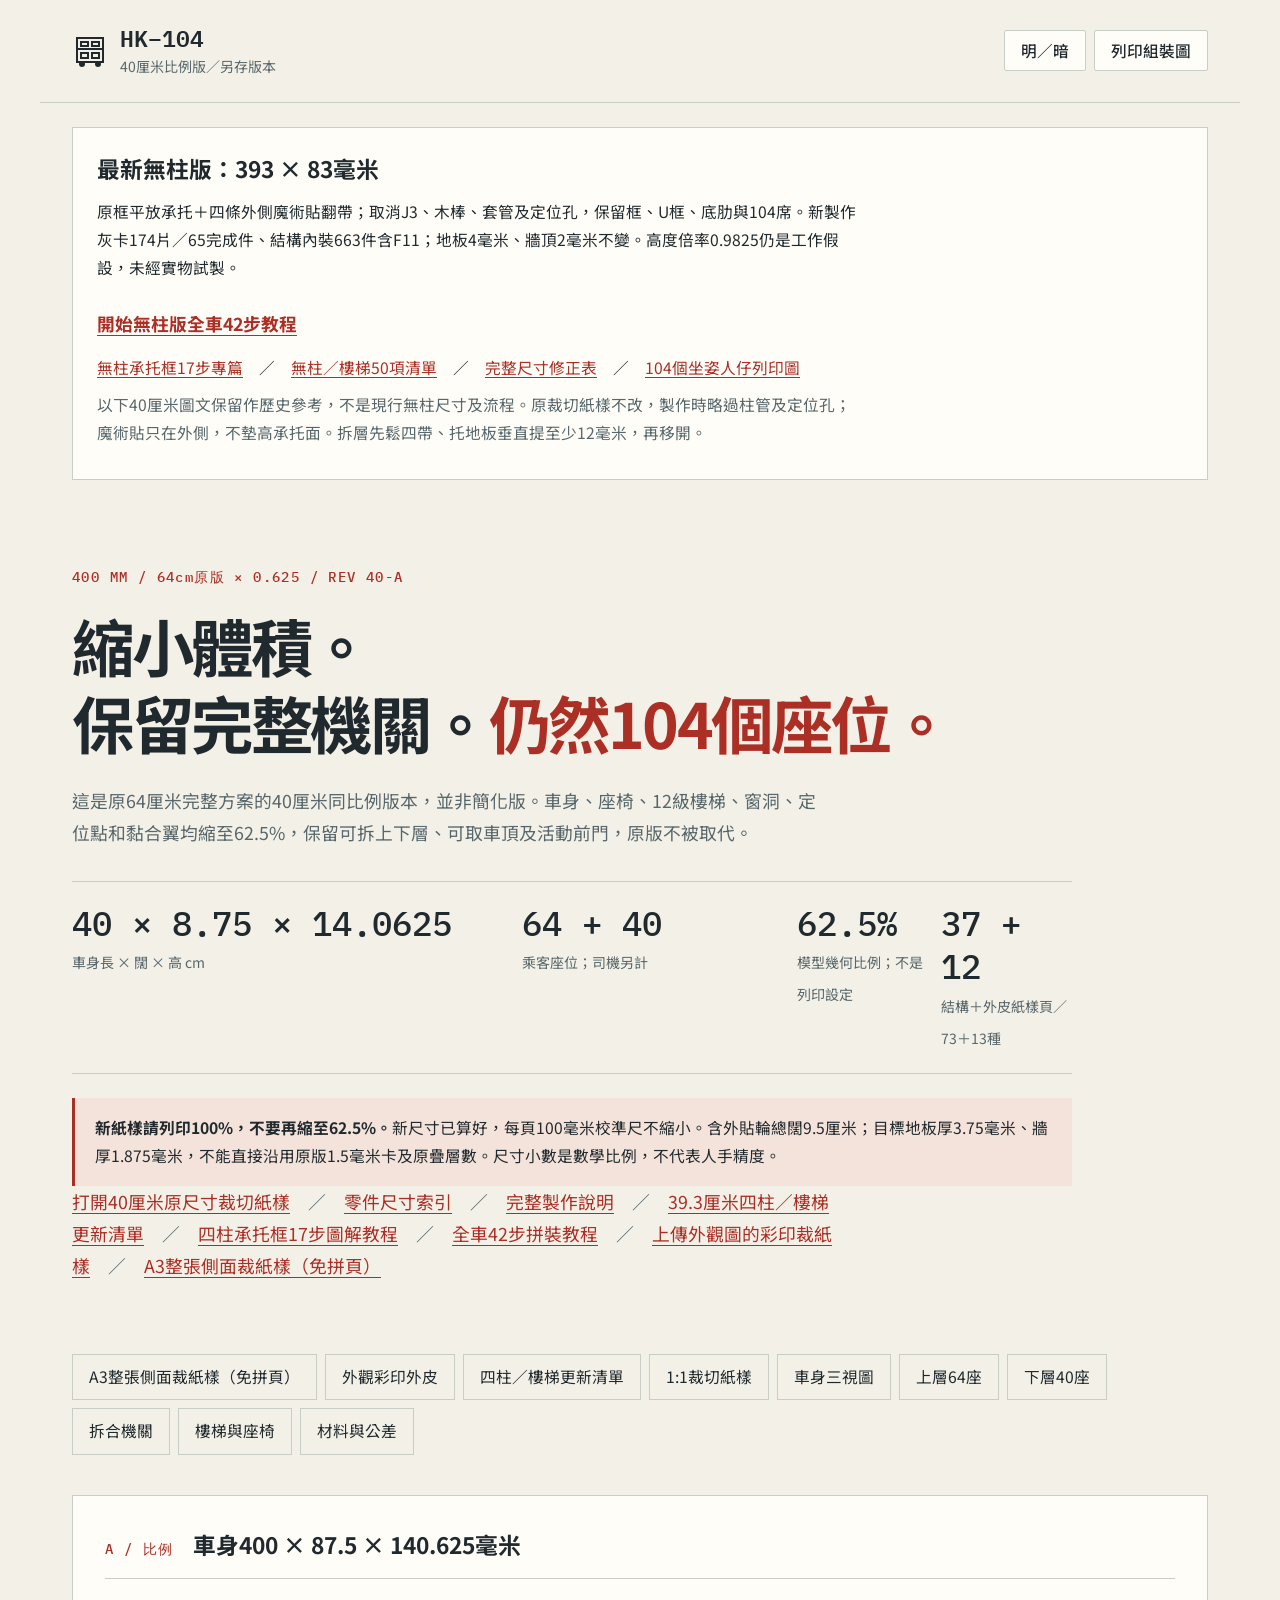
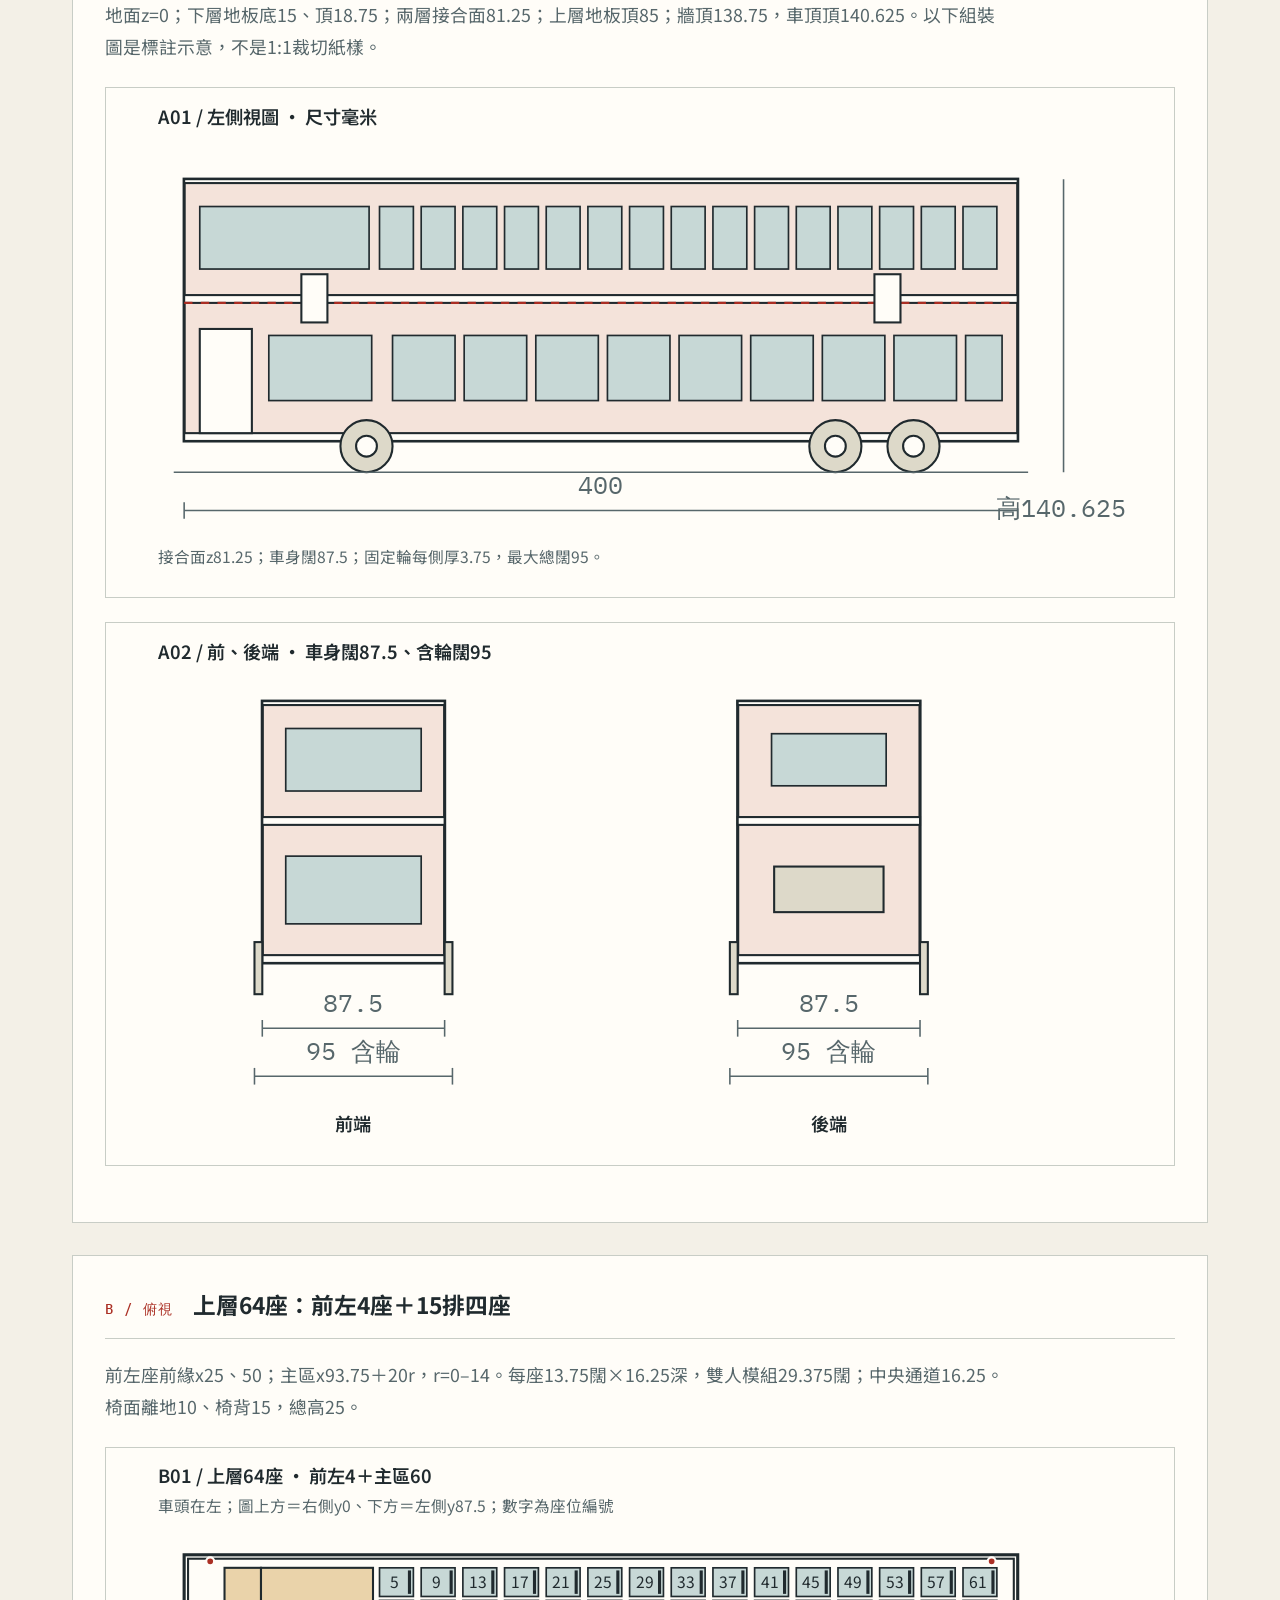
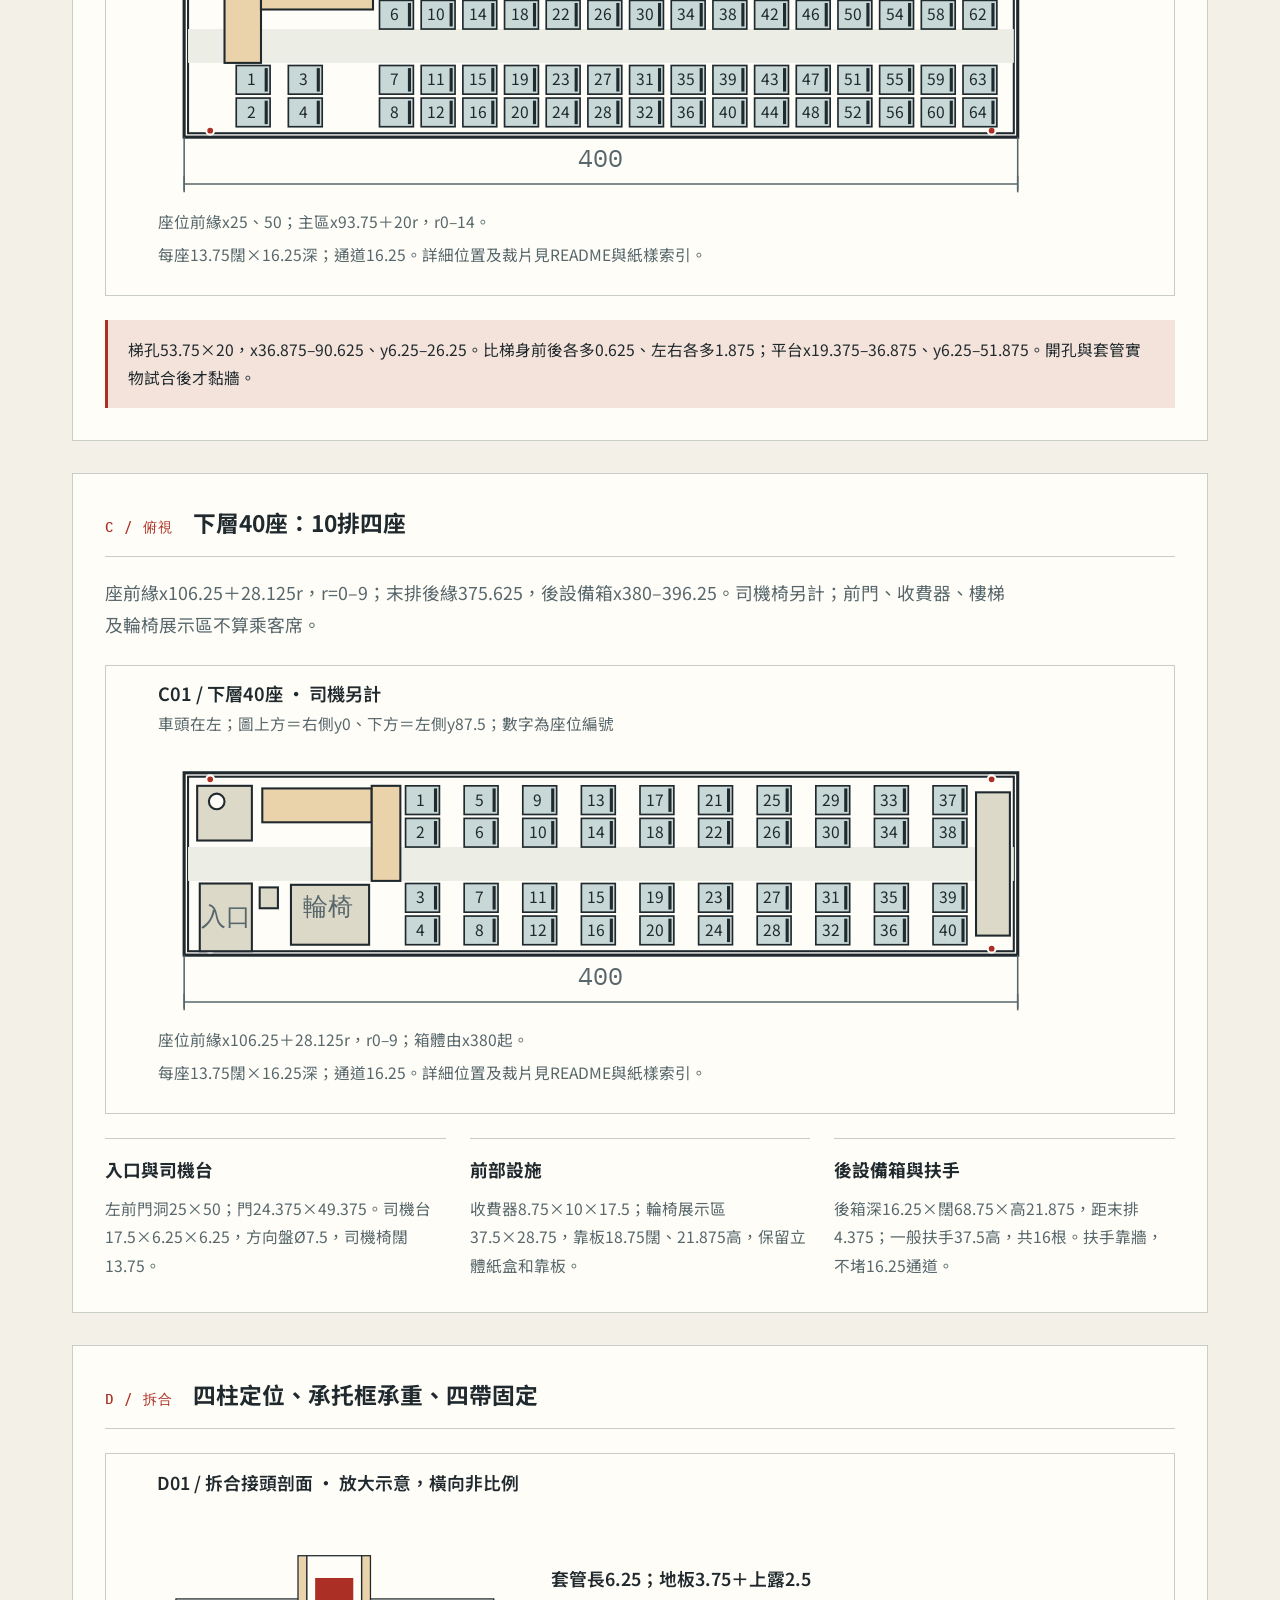
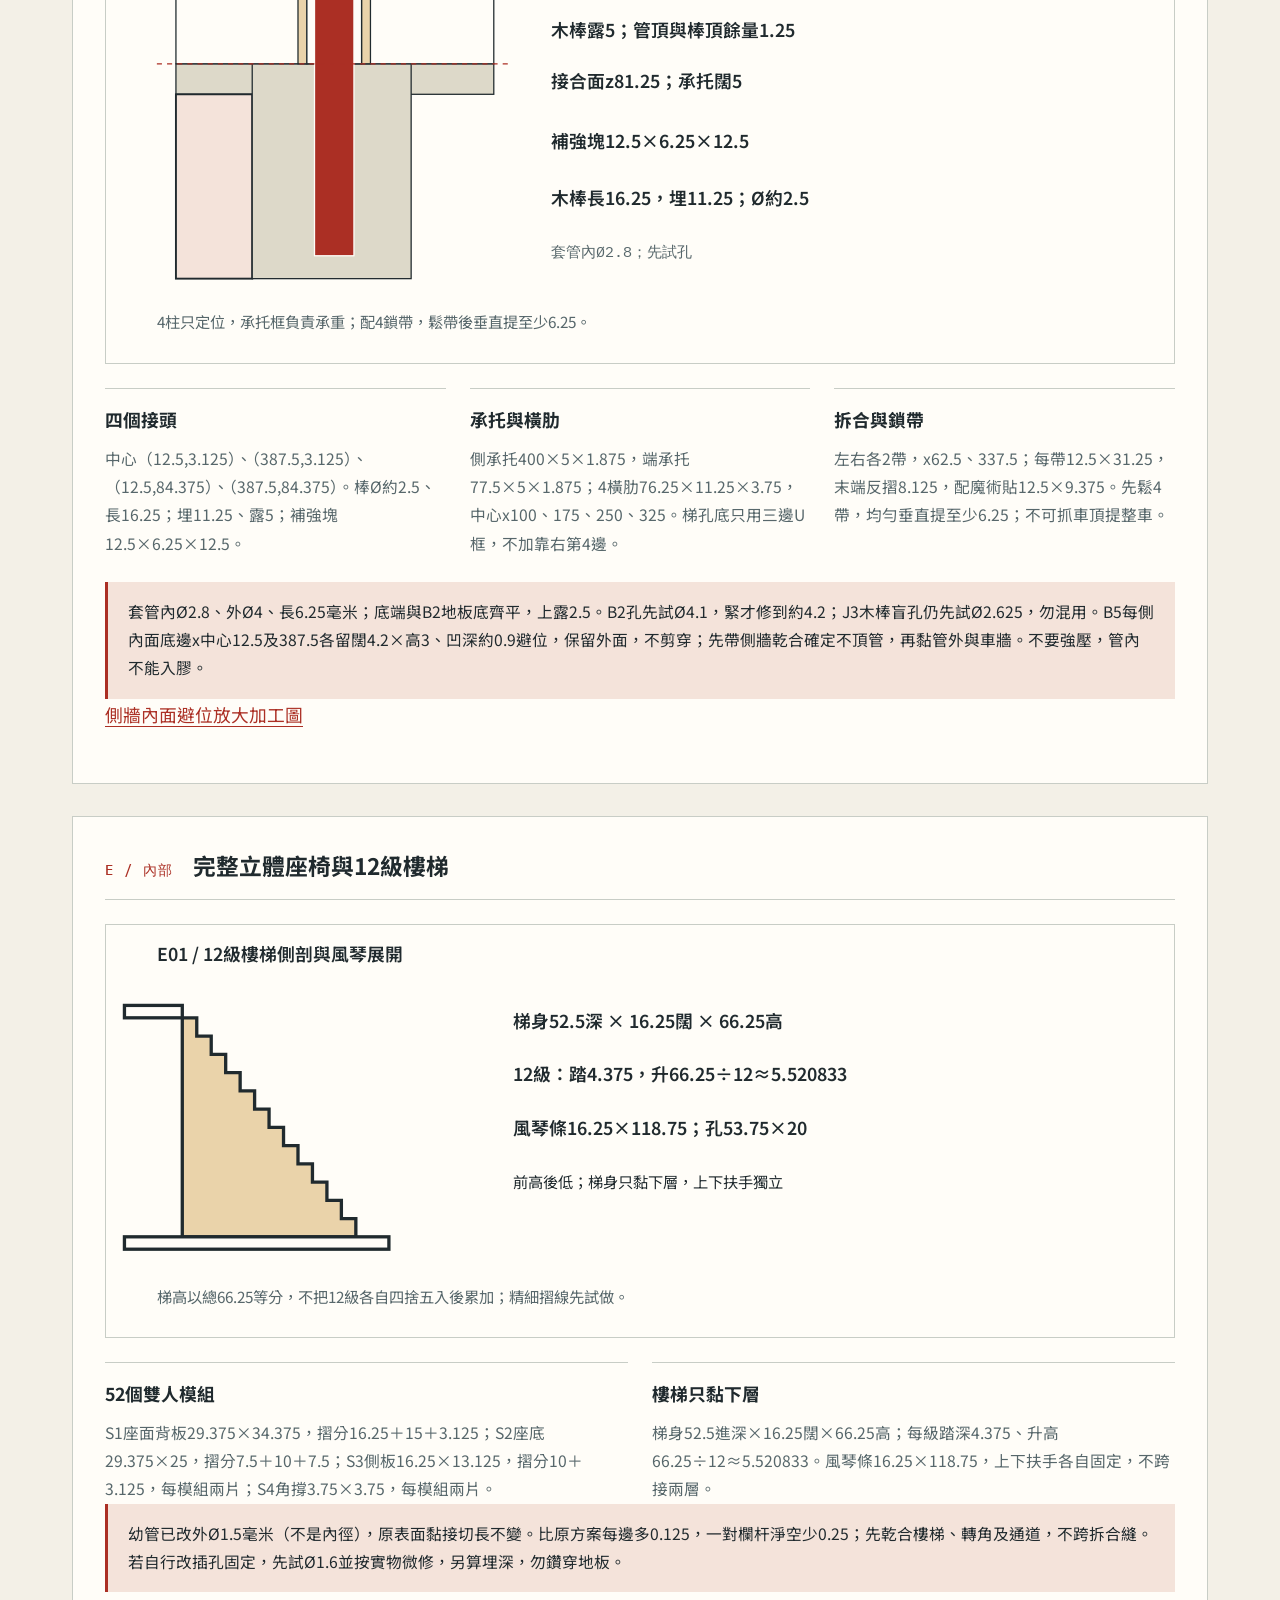
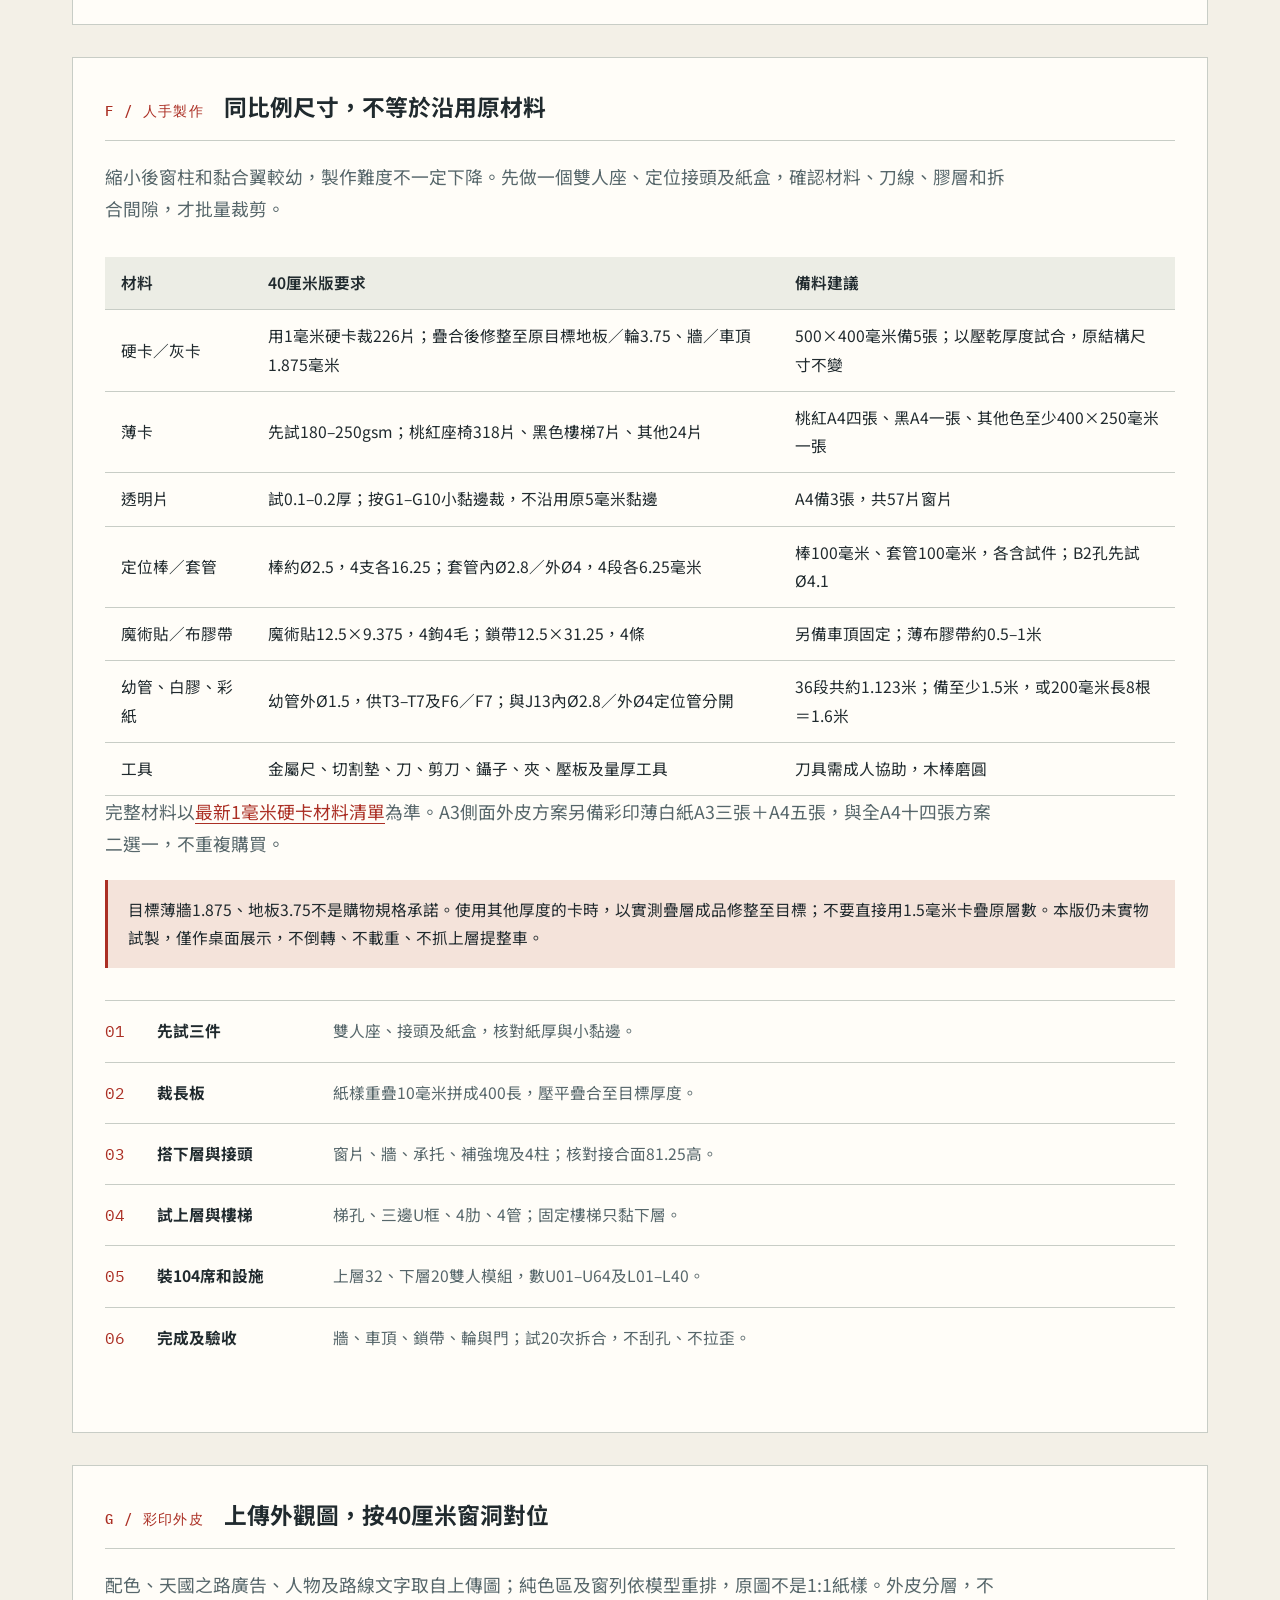
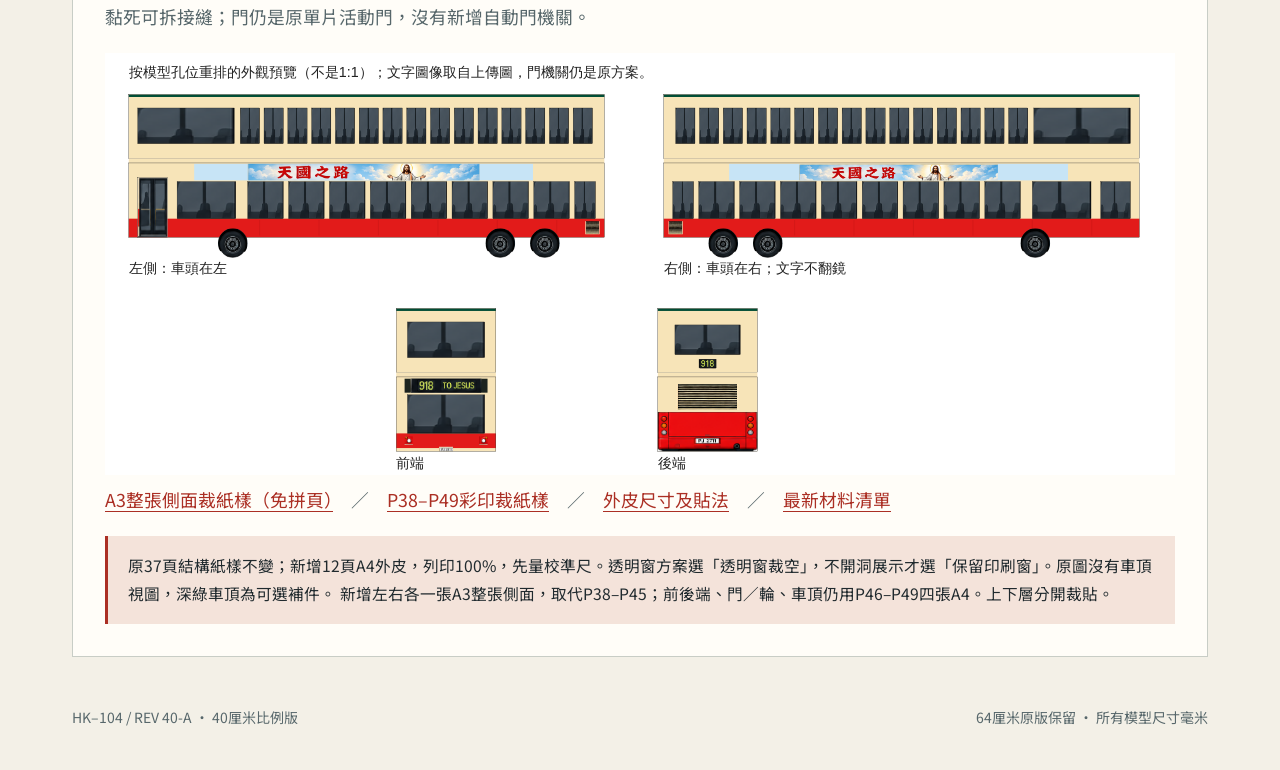
<file: hk104-bus-design-40/index.html>
<!doctype html><html lang="zh-Hant"><head><meta charset="utf-8"><meta name="viewport" content="width=device-width,initial-scale=1"><title>HK-104 40厘米比例版設計圖冊</title><link href="https://fonts.googleapis.com/css2?family=Noto+Sans+TC:wght@400;500;600;700&family=IBM+Plex+Mono:wght@400;500;600&display=swap" rel="stylesheet"><link rel="stylesheet" href="style.css"><link rel="stylesheet" href="revision-393.css"><script src="revision-notice.js?v=no-post-web-r1" defer></script></head>
<body><header><a class="brand" href="#top"><svg viewBox="0 0 36 36" width="36" height="36" aria-label="HK-104"><path d="M5 5h26v24H5zM5 16h26M9 9h7v4H9zM20 9h7v4h-7zM9 20h7v5H9zM20 20h7v5h-7z" fill="none" stroke="currentColor" stroke-width="2"/><circle cx="10" cy="31" r="3" fill="currentColor"/><circle cx="26" cy="31" r="3" fill="currentColor"/></svg><span>HK–104 <small>40厘米比例版／另存版本</small></span></a><div class="tools"><button id="theme">明／暗</button><button id="print">列印組裝圖</button></div></header>
<main id="top"><section class="hero"><div class="eyebrow">400 MM / 64cm原版 × 0.625 / REV 40-A</div><h1>縮小體積。<br>保留完整機關。<span>仍然104個座位。</span></h1><p>這是原64厘米完整方案的40厘米同比例版本，並非簡化版。車身、座椅、12級樓梯、窗洞、定位點和黏合翼均縮至62.5%，保留可拆上下層、可取車頂及活動前門，原版不被取代。</p><div class="metrics"><div><b>40 × 8.75 × 14.0625</b><span>車身長 × 闊 × 高 cm</span></div><div><b>64 + 40</b><span>乘客座位；司機另計</span></div><div><b>62.5%</b><span>模型幾何比例；不是列印設定</span></div><div><b>37</b><span>A4裁切紙樣頁／73種零件</span></div></div><div class="note"><b>新紙樣請列印100%，不要再縮至62.5%。</b>新尺寸已算好，每頁100毫米校準尺不縮小。含外貼輪總闊9.5厘米；目標地板厚3.75毫米、牆厚1.875毫米，不能直接沿用原版1.5毫米卡及原疊層數。尺寸小數是數學比例，不代表人手精度。</div><p class="closing"><a href="cutting.html">打開40厘米原尺寸裁切紙樣</a>　／　<a href="HK-104-40cm-裁切索引.md">零件尺寸索引</a>　／　<a href="README.md">完整製作說明</a></p></section>
<nav aria-label="圖冊索引"><a href="cutting.html">1:1裁切紙樣</a><a href="#body">車身三視圖</a><a href="#upper">上層64座</a><a href="#lower">下層40座</a><a href="#joint">拆合機關</a><a href="#stairs">樓梯與座椅</a><a href="#material">材料與公差</a></nav>
<section id="body" class="sheet"><div class="section-head"><span class="code">A / 比例</span><h2>車身400 × 87.5 × 140.625毫米</h2></div><p>地面z=0；下層地板底15、頂18.75；兩層接合面81.25；上層地板頂85；牆頂138.75，車頂頂140.625。以下組裝圖是標註示意，不是1:1裁切紙樣。</p><div class="drawing" id="elevation"></div><div class="drawing" id="ends"></div></section>
<section id="upper" class="sheet"><div class="section-head"><span class="code">B / 俯視</span><h2>上層64座：前左4座＋15排四座</h2></div><p>前左座前緣x25、50；主區x93.75＋20r，r=0–14。每座13.75闊×16.25深，雙人模組29.375闊；中央通道16.25。椅面離地10、椅背15，總高25。</p><div class="drawing" id="upper-plan"></div><div class="note">梯孔53.75×20，x36.875–90.625、y6.25–26.25。比梯身前後各多0.625、左右各多1.875；平台x19.375–36.875、y6.25–51.875。開孔與套管實物試合後才黏牆。</div></section>
<section id="lower" class="sheet"><div class="section-head"><span class="code">C / 俯視</span><h2>下層40座：10排四座</h2></div><p>座前緣x106.25＋28.125r，r=0–9；末排後緣375.625，後設備箱x380–396.25。司機椅另計；前門、收費器、樓梯及輪椅展示區不算乘客席。</p><div class="drawing" id="lower-plan"></div><div class="grid three"><article><h3>入口與司機台</h3><p>左前門洞25×50；門24.375×49.375。司機台17.5×6.25×6.25，方向盤Ø7.5，司機椅闊13.75。</p></article><article><h3>前部設施</h3><p>收費器8.75×10×17.5；輪椅展示區37.5×28.75，靠板18.75闊、21.875高，保留立體紙盒和靠板。</p></article><article><h3>後設備箱與扶手</h3><p>後箱深16.25×闊68.75×高21.875，距末排4.375；一般扶手37.5高，共16根。扶手靠牆，不堵16.25通道。</p></article></div></section>
<section id="joint" class="sheet"><div class="section-head"><span class="code">D / 拆合</span><h2>四柱定位、承托框承重、四帶固定</h2></div><div class="drawing" id="connector"></div><div class="grid three"><article><h3>四個接頭</h3><p>中心（12.5,3.125）、（387.5,3.125）、（12.5,84.375）、（387.5,84.375）。棒Ø約2.5、長16.25；埋11.25、露5；補強塊12.5×6.25×12.5。</p></article><article><h3>承托與橫肋</h3><p>側承托400×5×1.875，端承托77.5×5×1.875；4橫肋76.25×11.25×3.75，中心x100、175、250、325。梯孔底只用三邊U框，不加靠右第4邊。</p></article><article><h3>拆合與鎖帶</h3><p>左右各2帶，x62.5、337.5；每帶12.5×31.25，末端反摺8.125，配魔術貼12.5×9.375。先鬆4帶，均勻垂直提至少6.25；不可抓車頂提整車。</p></article></div><div class="note">套管長6.25，目標內Ø2.8、外Ø4；底端與上層地板底齊平，上露2.5。紙樣管孔Ø4.1及補強塊孔Ø2.625只是參考，必須依實際管、棒直徑試孔。不要強壓，更不要把膠滴進管內。</div></section>
<section id="stairs" class="sheet"><div class="section-head"><span class="code">E / 內部</span><h2>完整立體座椅與12級樓梯</h2></div><div class="drawing" id="stair-pattern"></div><div class="grid two"><article><h3>52個雙人模組</h3><p>S1座面背板29.375×34.375，摺分16.25＋15＋3.125；S2座底29.375×25，摺分7.5＋10＋7.5；S3側板16.25×13.125，摺分10＋3.125，每模組兩片；S4角撐3.75×3.75，每模組兩片。</p></article><article><h3>樓梯只黏下層</h3><p>梯身52.5進深×16.25闊×66.25高；每級踏深4.375、升高66.25÷12≈5.520833。風琴條16.25×118.75，上下扶手各自固定，不跨接兩層。</p></article></div></section>
<section id="material" class="sheet"><div class="section-head"><span class="code">F / 人手製作</span><h2>同比例尺寸，不等於沿用原材料</h2></div><p>縮小後窗柱和黏合翼較幼，製作難度不一定下降。先做一個雙人座、定位接頭及紙盒，確認材料、刀線、膠層和拆合間隙，才批量裁剪。</p><div class="facility-table"><table><thead><tr><th>材料</th><th>40厘米版要求</th><th>備料建議</th></tr></thead><tbody><tr><td>硬卡／灰卡</td><td>按完成厚度疊合：地板3.75、牆1.875、輪3.75；每層0.9375只是理論基準</td><td>以0.9375等效厚度計，約4–5張500×400，含損耗；其他厚度重算</td></tr><tr><td>薄卡</td><td>先試180–250gsm；座椅、樓梯、小盒，測摺合外尺寸</td><td>A4約5–6張，含試件</td></tr><tr><td>透明片</td><td>試0.1–0.2厚；按G1–G10小黏邊裁，不沿用原5毫米黏邊</td><td>A4約2–3張</td></tr><tr><td>定位棒／套管</td><td>棒約Ø2.5，4支各16.25；管內Ø2.8，4段各6.25</td><td>棒100長、套管60長，含試件</td></tr><tr><td>魔術貼／布膠帶</td><td>魔術貼12.5×9.375，4鉤4毛；鎖帶12.5×31.25，4條</td><td>另備車頂固定；薄布膠帶約0.5–1米</td></tr><tr><td>幼管、白膠、彩紙</td><td>扶手外Ø1.5；薄膠層、薄紙裝飾，避免厚泡棉膠</td><td>按配色；扶手總切長約1.1米，另加損耗</td></tr><tr><td>工具</td><td>金屬尺、切割墊、刀、剪刀、鑷子、夾、壓板及量厚工具</td><td>刀具需成人協助，木棒磨圓</td></tr></tbody></table></div><div class="note warning">目標薄牆1.875、地板3.75不是購物規格承諾。使用其他厚度的卡時，以實測疊層成品修整至目標；不要直接用1.5毫米卡疊原層數。本版仍未實物試製，僅作桌面展示，不倒轉、不載重、不抓上層提整車。</div><ol class="build-steps"><li><b>先試三件</b><span>雙人座、接頭及紙盒，核對紙厚與小黏邊。</span></li><li><b>裁長板</b><span>紙樣重疊10毫米拼成400長，壓平疊合至目標厚度。</span></li><li><b>搭下層與接頭</b><span>窗片、牆、承托、補強塊及4柱；核對接合面81.25高。</span></li><li><b>試上層與樓梯</b><span>梯孔、三邊U框、4肋、4管；固定樓梯只黏下層。</span></li><li><b>裝104席和設施</b><span>上層32、下層20雙人模組，數U01–U64及L01–L40。</span></li><li><b>完成及驗收</b><span>牆、車頂、鎖帶、輪與門；試20次拆合，不刮孔、不拉歪。</span></li></ol></section>
<footer><span>HK–104 / REV 40-A · 40厘米比例版</span><span>64厘米原版保留 · 所有模型尺寸毫米</span></footer></main><script src="overview.js"></script></body></html>
</file>
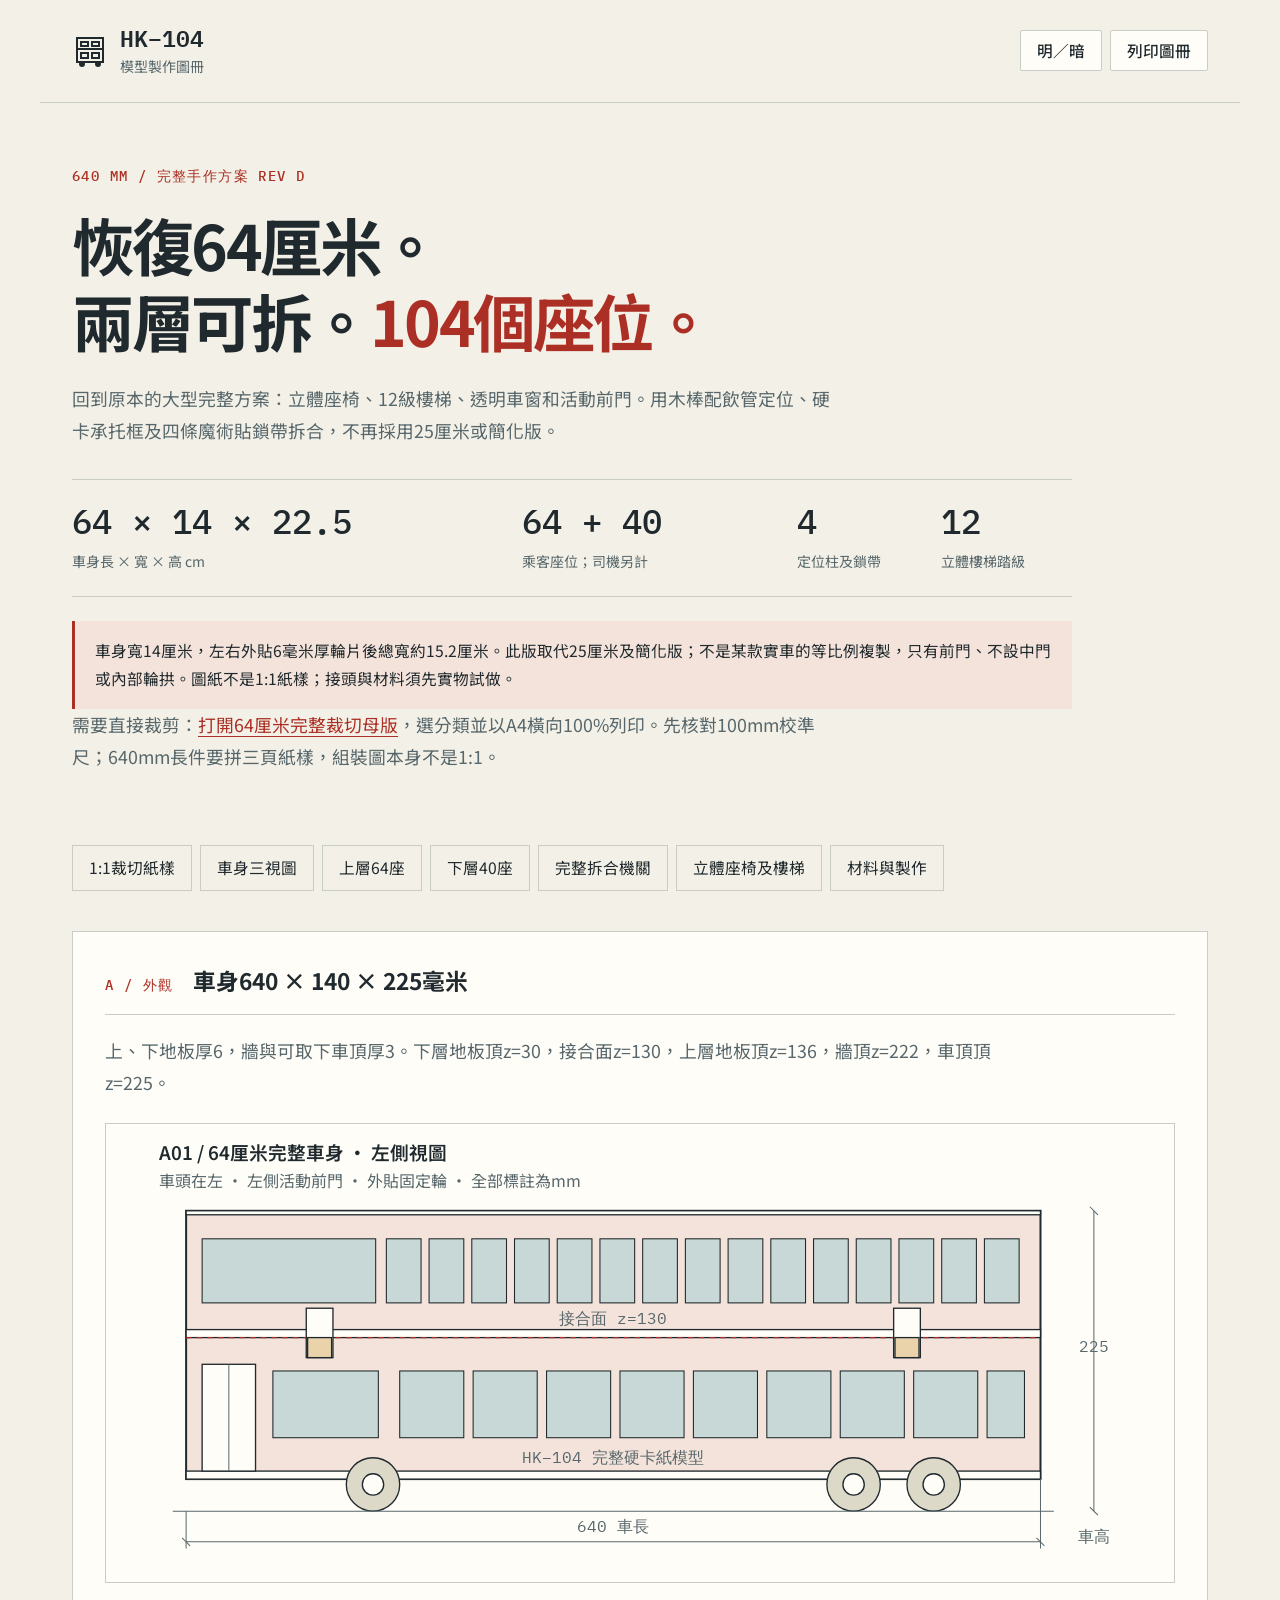
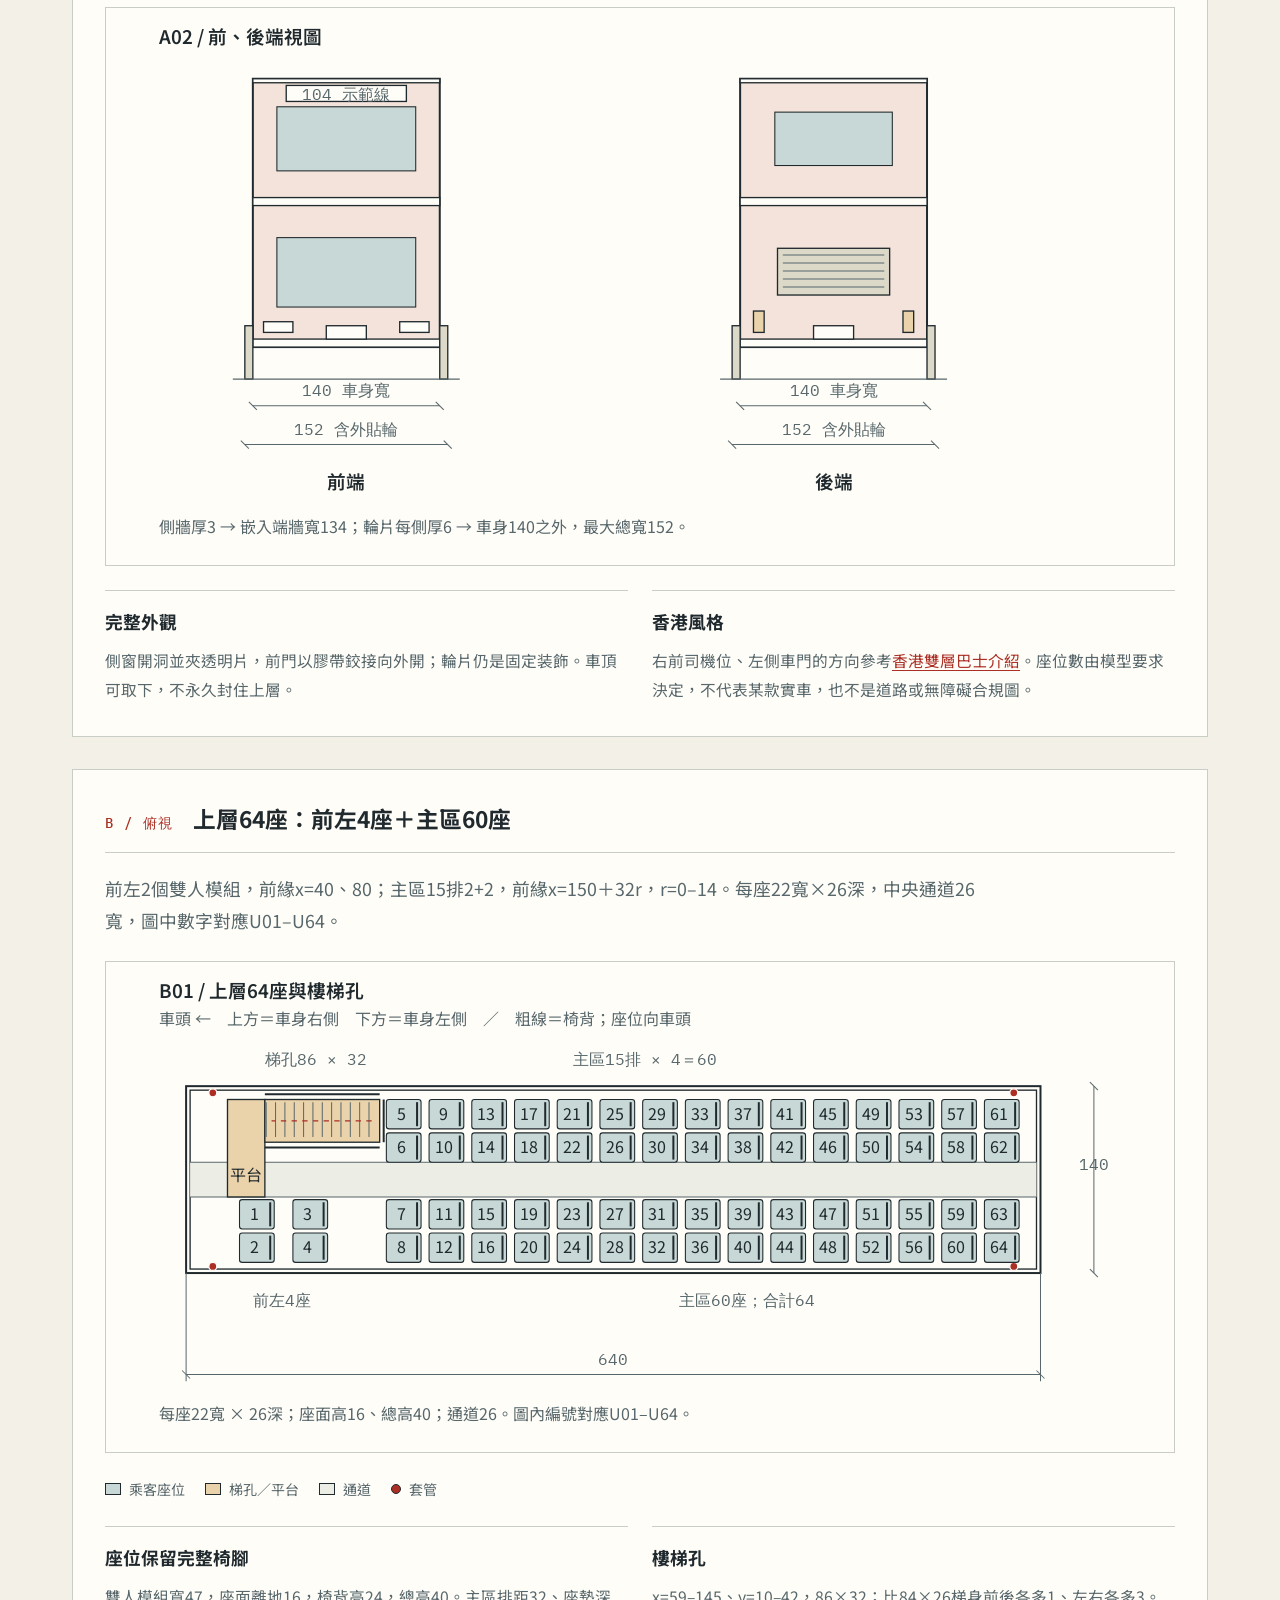
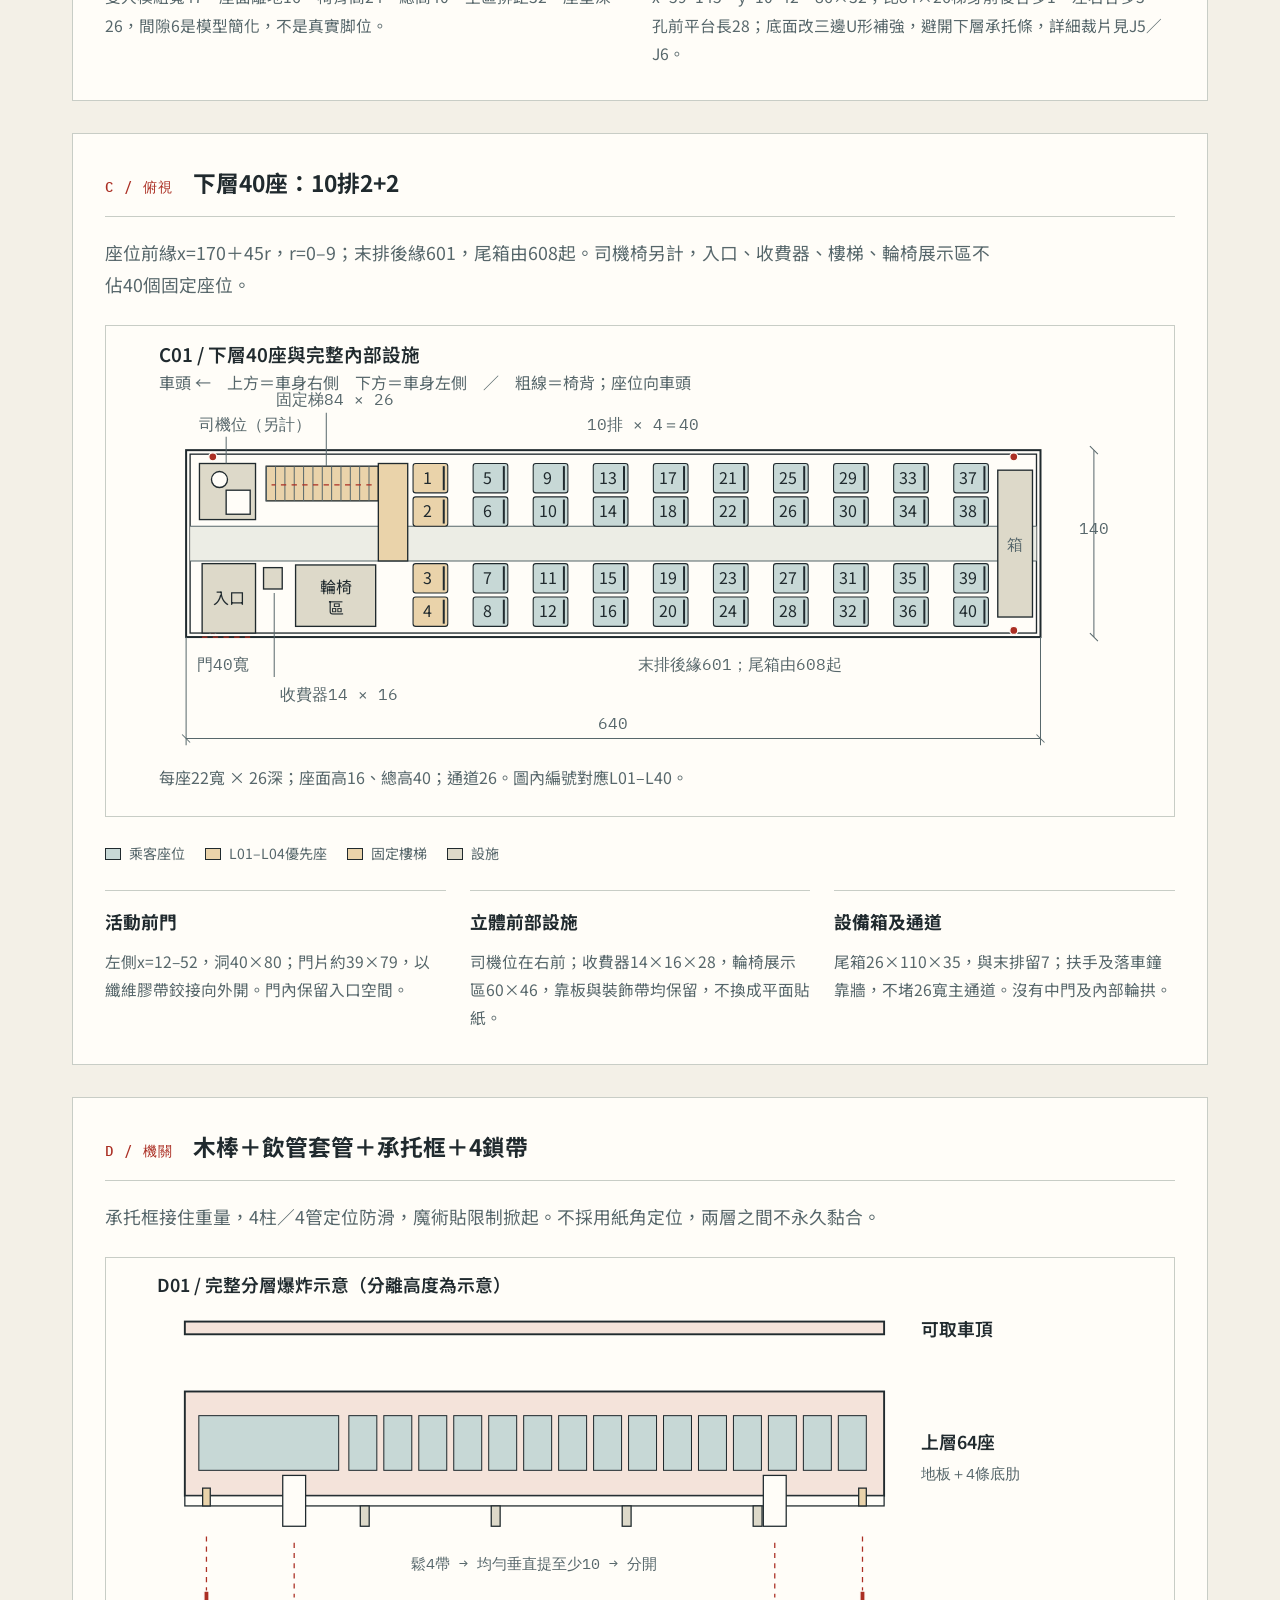
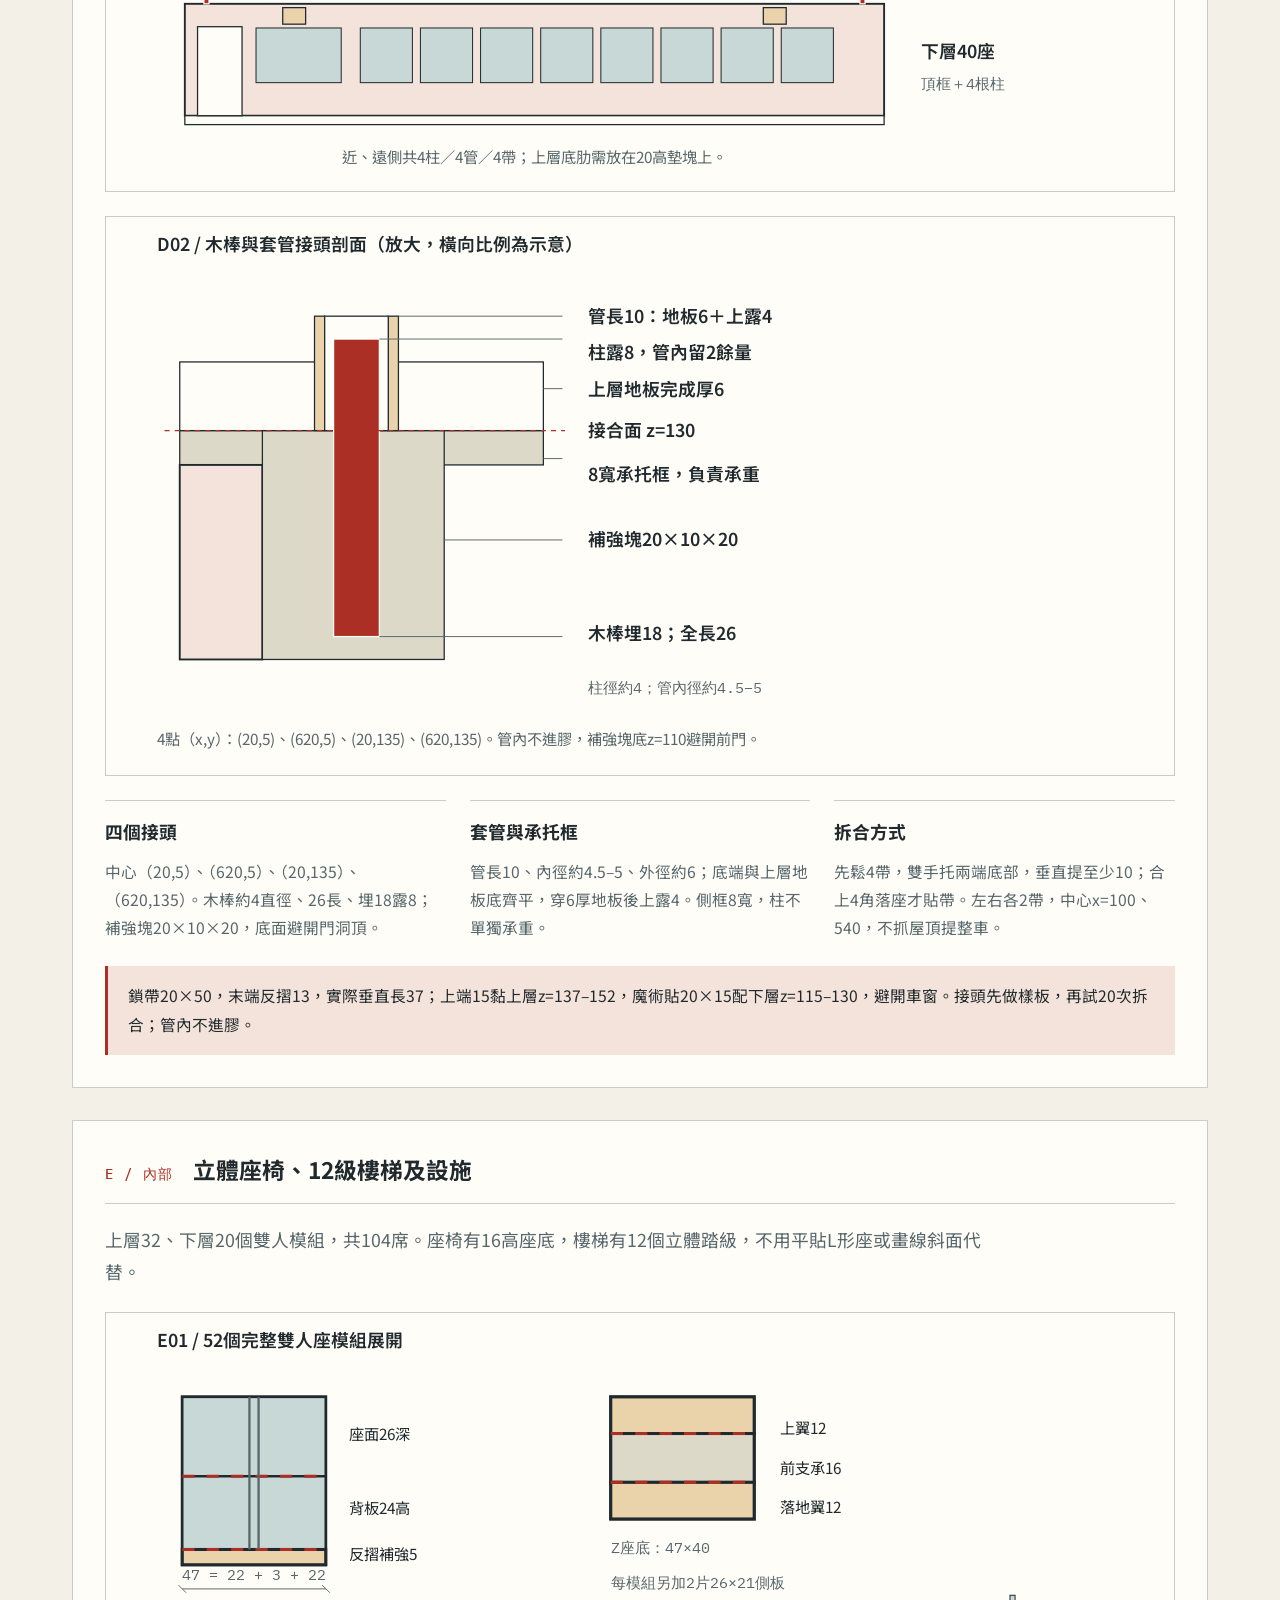
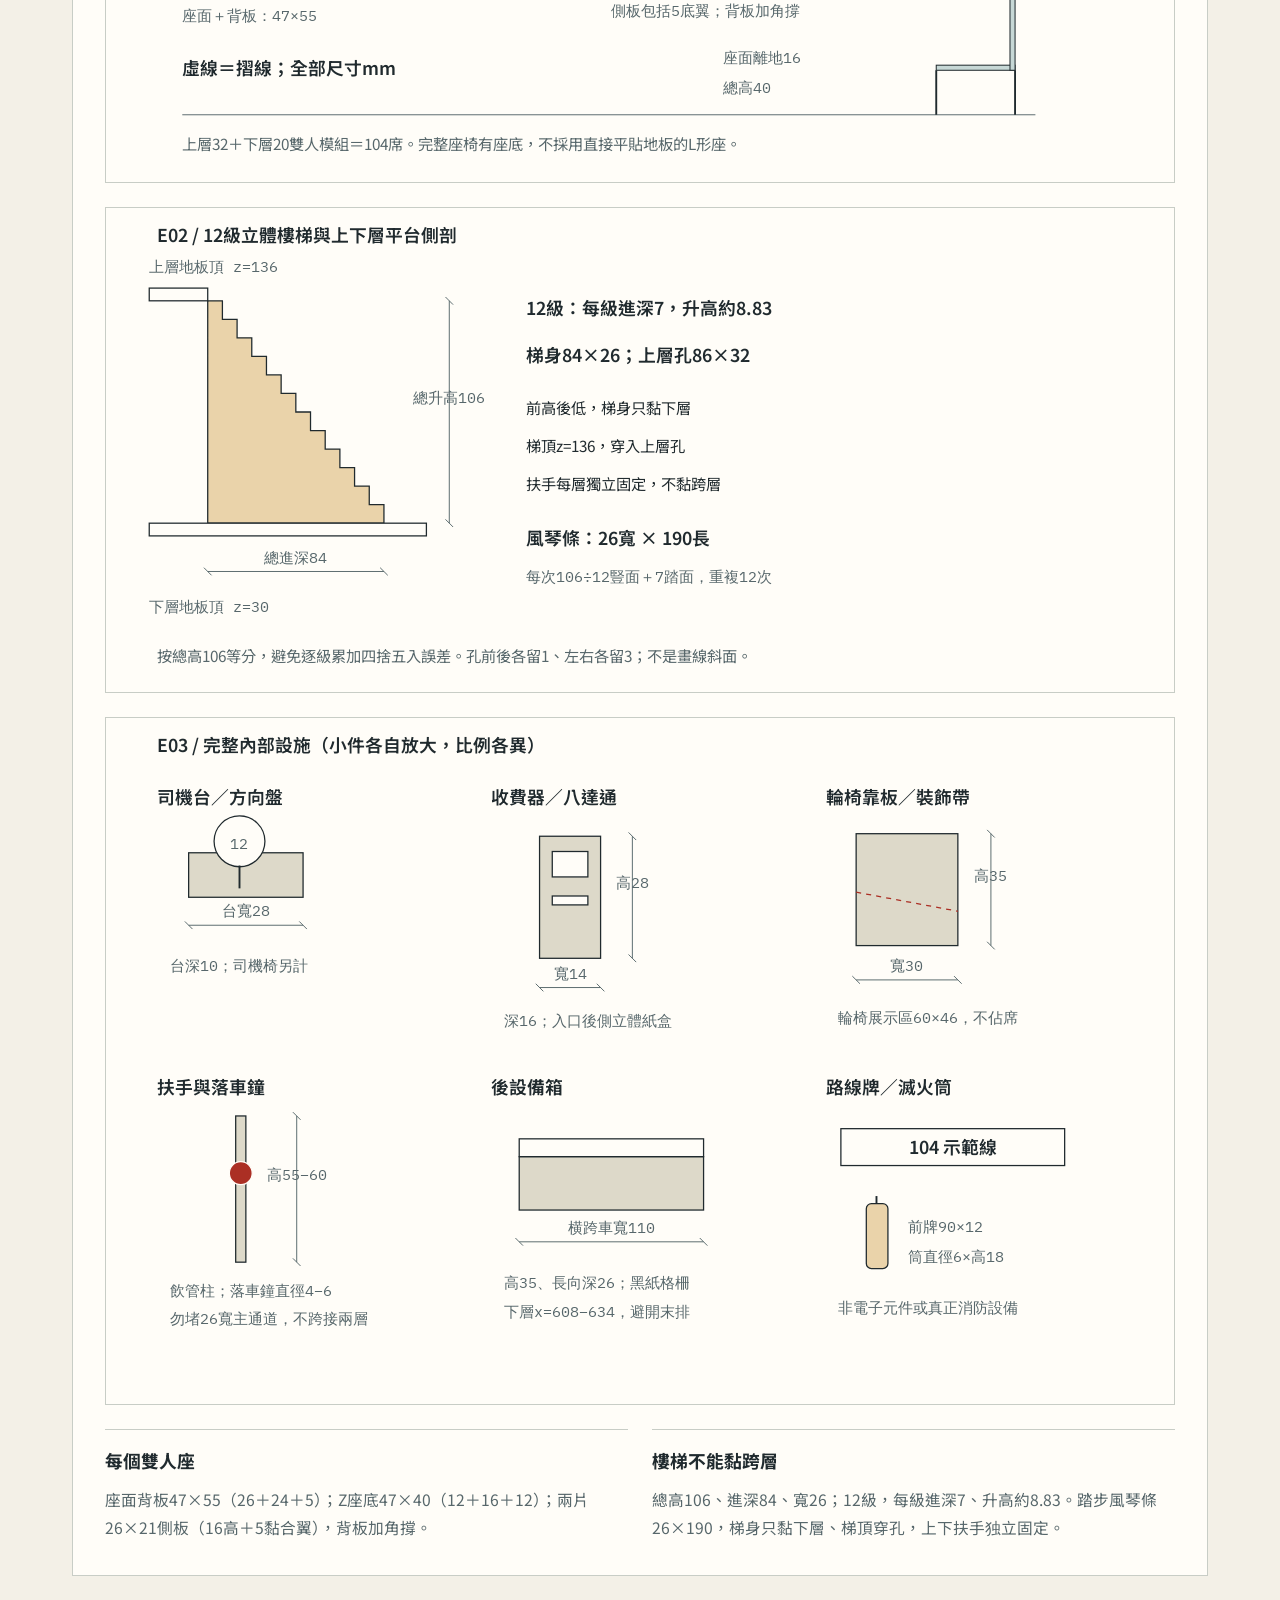
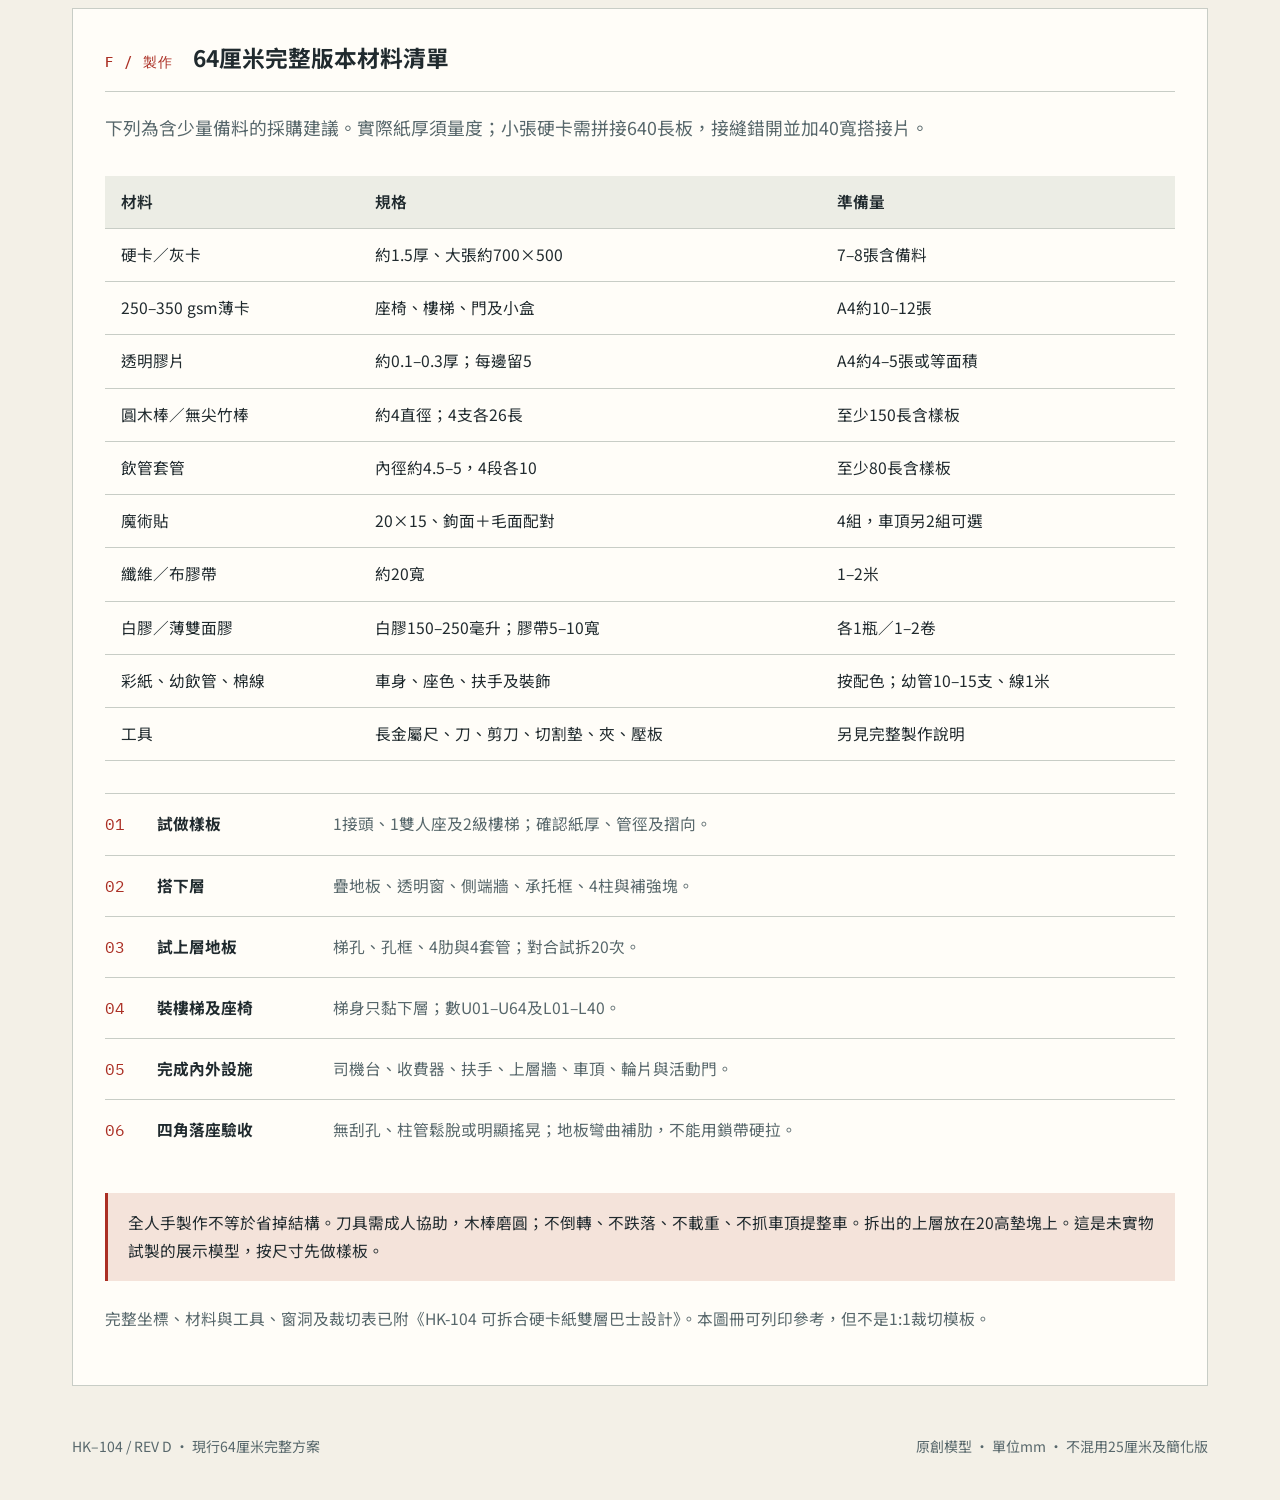
<file: hk104-bus-design/index.html>
<!doctype html><html lang="zh-Hant"><head><meta charset="utf-8"><meta name="viewport" content="width=device-width,initial-scale=1"><title>HK-104 可拆合雙層巴士設計圖</title><link href="https://fonts.googleapis.com/css2?family=Noto+Sans+TC:wght@400;500;600;700&family=IBM+Plex+Mono:wght@400;500;600&display=swap" rel="stylesheet"><link rel="stylesheet" href="style.css"></head>
<body><header><a class="brand" href="#top"><svg viewBox="0 0 36 36" width="36" height="36" aria-label="HK-104 巴士圖紙標誌"><path d="M5 5h26v24H5zM5 16h26M9 9h7v4H9zM20 9h7v4h-7zM9 20h7v5H9zM20 20h7v5h-7z" fill="none" stroke="currentColor" stroke-width="2"/><circle cx="10" cy="31" r="3" fill="currentColor"/><circle cx="26" cy="31" r="3" fill="currentColor"/></svg><span>HK–104 <small>模型製作圖冊</small></span></a><div class="tools"><button id="theme" aria-label="切換明暗模式">明／暗</button><button id="print">列印圖冊</button></div></header>
<main id="top"><section class="hero"><div class="eyebrow">640 MM / 完整手作方案 REV D</div><h1>恢復64厘米。<br>兩層可拆。<span>104個座位。</span></h1><p>回到原本的大型完整方案：立體座椅、12級樓梯、透明車窗和活動前門。用木棒配飲管定位、硬卡承托框及四條魔術貼鎖帶拆合，不再採用25厘米或簡化版。</p><div class="metrics"><div><b>64 × 14 × 22.5</b><span>車身長 × 寬 × 高 cm</span></div><div><b>64 + 40</b><span>乘客座位；司機另計</span></div><div><b>4</b><span>定位柱及鎖帶</span></div><div><b>12</b><span>立體樓梯踏級</span></div></div><div class="note">車身寬14厘米，左右外貼6毫米厚輪片後總寬約15.2厘米。此版取代25厘米及簡化版；不是某款實車的等比例複製，只有前門、不設中門或內部輪拱。圖紙不是1:1紙樣；接頭與材料須先實物試做。</div></section>
<nav aria-label="圖紙索引"><a href="#body">車身三視圖</a><a href="#upper">上層64座</a><a href="#lower">下層40座</a><a href="#joint">完整拆合機關</a><a href="#patterns">立體座椅及樓梯</a><a href="#build">材料與製作</a></nav>
<section id="body" class="sheet"><div class="section-head"><span class="code">A / 外觀</span><h2>車身640 × 140 × 225毫米</h2></div><p>上、下地板厚6，牆與可取下車頂厚3。下層地板頂z=30，接合面z=130，上層地板頂z=136，牆頂z=222，車頂頂z=225。</p><div class="drawing" id="elevation"></div><div class="drawing" id="ends"></div><div class="grid two"><article><h3>完整外觀</h3><p>側窗開洞並夾透明片，前門以膠帶鉸接向外開；輪片仍是固定装飾。車頂可取下，不永久封住上層。</p></article><article><h3>香港風格</h3><p>右前司機位、左側車門的方向參考<a href="https://www.urban-transport-magazine.com/en/fuel-cell-double-decker-buses-from-wisdom-for-hong-kong/" target="_blank" rel="noopener">香港雙層巴士介紹</a>。座位數由模型要求決定，不代表某款實車，也不是道路或無障礙合規圖。</p></article></div></section>
<section id="upper" class="sheet"><div class="section-head"><span class="code">B / 俯視</span><h2>上層64座：前左4座＋主區60座</h2></div><p>前左2個雙人模組，前緣x=40、80；主區15排2+2，前緣x=150＋32r，r=0–14。每座22寬×26深，中央通道26寬，圖中數字對應U01–U64。</p><div class="drawing" id="upper-plan"></div><div class="legend"><span><i class="seat-key"></i>乘客座位</span><span><i class="stair-key"></i>梯孔／平台</span><span><i class="aisle-key"></i>通道</span><span><i class="pin-key"></i>套管</span></div><div class="grid two"><article><h3>座位保留完整椅腳</h3><p>雙人模組寬47，座面離地16，椅背高24，總高40。主區排距32、座墊深26，間隙6是模型簡化，不是真實脚位。</p></article><article><h3>樓梯孔</h3><p>x=59–145、y=10–42，86×32；比84×26梯身前後各多1、左右各多3。孔前平台長28；底面加10寬補強框。</p></article></div></section>
<section id="lower" class="sheet"><div class="section-head"><span class="code">C / 俯視</span><h2>下層40座：10排2+2</h2></div><p>座位前緣x=170＋45r，r=0–9；末排後緣601，尾箱由608起。司機椅另計，入口、收費器、樓梯、輪椅展示區不佔40個固定座位。</p><div class="drawing" id="lower-plan"></div><div class="legend"><span><i class="seat-key"></i>乘客座位</span><span><i class="priority-key"></i>L01–L04優先座</span><span><i class="stair-key"></i>固定樓梯</span><span><i class="facility-key"></i>設施</span></div><div class="grid three"><article><h3>活動前門</h3><p>左側x=12–52，洞40×80；門片約39×79，以纖維膠帶鉸接向外開。門內保留入口空間。</p></article><article><h3>立體前部設施</h3><p>司機位在右前；收費器14×16×28，輪椅展示區60×46，靠板與裝飾帶均保留，不換成平面貼紙。</p></article><article><h3>設備箱及通道</h3><p>尾箱26×110×35，與末排留7；扶手及落車鐘靠牆，不堵26寬主通道。沒有中門及內部輪拱。</p></article></div></section>
<section id="joint" class="sheet"><div class="section-head"><span class="code">D / 機關</span><h2>木棒＋飲管套管＋承托框＋4鎖帶</h2></div><p>承托框接住重量，4柱／4管定位防滑，魔術貼限制掀起。不採用紙角定位，兩層之間不永久黏合。</p><div class="drawing" id="exploded"></div><div class="drawing" id="connector"></div><div class="grid three"><article><h3>四個接頭</h3><p>中心（20,5）、（620,5）、（20,135）、（620,135）。木棒約4直徑、26長、埋18露8；補強塊20×10×20，底面避開門洞頂。</p></article><article><h3>套管與承托框</h3><p>管長10、內徑約4.5–5、外徑約6；底端與上層地板底齊平，穿6厚地板後上露4。側框8寬，柱不單獨承重。</p></article><article><h3>拆合方式</h3><p>先鬆4帶，雙手托兩端底部，垂直提至少10；合上4角落座才貼帶。左右各2帶，中心x=100、540，不抓屋頂提整車。</p></article></div><div class="note">鎖帶20×50，末端反摺13，實際垂直長37；上端15黏上層z=137–152，魔術貼20×15配下層z=115–130，避開車窗。接頭先做樣板，再試20次拆合；管內不進膠。</div></section>
<section id="patterns" class="sheet"><div class="section-head"><span class="code">E / 內部</span><h2>立體座椅、12級樓梯及設施</h2></div><p>上層32、下層20個雙人模組，共104席。座椅有16高座底，樓梯有12個立體踏級，不用平貼L形座或畫線斜面代替。</p><div class="drawing" id="seat-pattern"></div><div class="drawing" id="stair-pattern"></div><div class="drawing" id="facilities-detail"></div><div class="grid two"><article><h3>每個雙人座</h3><p>座面背板47×55（26＋24＋5）；Z座底47×40（12＋16＋12）；兩片26×21側板（16高＋5黏合翼），背板加角撐。</p></article><article><h3>樓梯不能黏跨層</h3><p>總高106、進深84、寬26；12級，每級進深7、升高約8.83。踏步風琴條26×190，梯身只黏下層、梯頂穿孔，上下扶手独立固定。</p></article></div></section>
<section id="build" class="sheet"><div class="section-head"><span class="code">F / 製作</span><h2>64厘米完整版本材料清單</h2></div><p>下列為含少量備料的採購建議。實際紙厚須量度；小張硬卡需拼接640長板，接縫錯開並加40寬搭接片。</p><div class="facility-table"><table><thead><tr><th>材料</th><th>規格</th><th>準備量</th></tr></thead><tbody><tr><td>硬卡／灰卡</td><td>約1.5厚、大張約700×500</td><td>7–8張含備料</td></tr><tr><td>250–350 gsm薄卡</td><td>座椅、樓梯、門及小盒</td><td>A4約10–12張</td></tr><tr><td>透明膠片</td><td>約0.1–0.3厚；每邊留5</td><td>A4約4–5張或等面積</td></tr><tr><td>圓木棒／無尖竹棒</td><td>約4直徑；4支各26長</td><td>至少150長含樣板</td></tr><tr><td>飲管套管</td><td>內徑約4.5–5，4段各10</td><td>至少80長含樣板</td></tr><tr><td>魔術貼</td><td>20×15、鉤面＋毛面配對</td><td>4組，車頂另2組可選</td></tr><tr><td>纖維／布膠帶</td><td>約20寬</td><td>1–2米</td></tr><tr><td>白膠／薄雙面膠</td><td>白膠150–250毫升；膠帶5–10寬</td><td>各1瓶／1–2卷</td></tr><tr><td>彩紙、幼飲管、棉線</td><td>車身、座色、扶手及裝飾</td><td>按配色；幼管10–15支、線1米</td></tr><tr><td>工具</td><td>長金屬尺、刀、剪刀、切割墊、夾、壓板</td><td>另見完整製作說明</td></tr></tbody></table></div><ol class="build-steps"><li><b>試做樣板</b><span>1接頭、1雙人座及2級樓梯；確認紙厚、管徑及摺向。</span></li><li><b>搭下層</b><span>疊地板、透明窗、側端牆、承托框、4柱與補強塊。</span></li><li><b>試上層地板</b><span>梯孔、孔框、4肋與4套管；對合試拆20次。</span></li><li><b>裝樓梯及座椅</b><span>梯身只黏下層；數U01–U64及L01–L40。</span></li><li><b>完成內外設施</b><span>司機台、收費器、扶手、上層牆、車頂、輪片與活動門。</span></li><li><b>四角落座驗收</b><span>無刮孔、柱管鬆脫或明顯搖晃；地板彎曲補肋，不能用鎖帶硬拉。</span></li></ol><div class="note warning">全人手製作不等於省掉結構。刀具需成人協助，木棒磨圓；不倒轉、不跌落、不載重、不抓車頂提整車。拆出的上層放在20高墊塊上。這是未實物試製的展示模型，按尺寸先做樣板。</div><p class="closing">完整坐標、材料與工具、窗洞及裁切表已附《HK-104 可拆合硬卡紙雙層巴士設計》。本圖冊可列印參考，但不是1:1裁切模板。</p></section>
<footer><span>HK–104 / REV D · 現行64厘米完整方案</span><span>原創模型 · 單位mm · 不混用25厘米及簡化版</span></footer></main><script src="diagrams.js"></script></body></html>
</file>
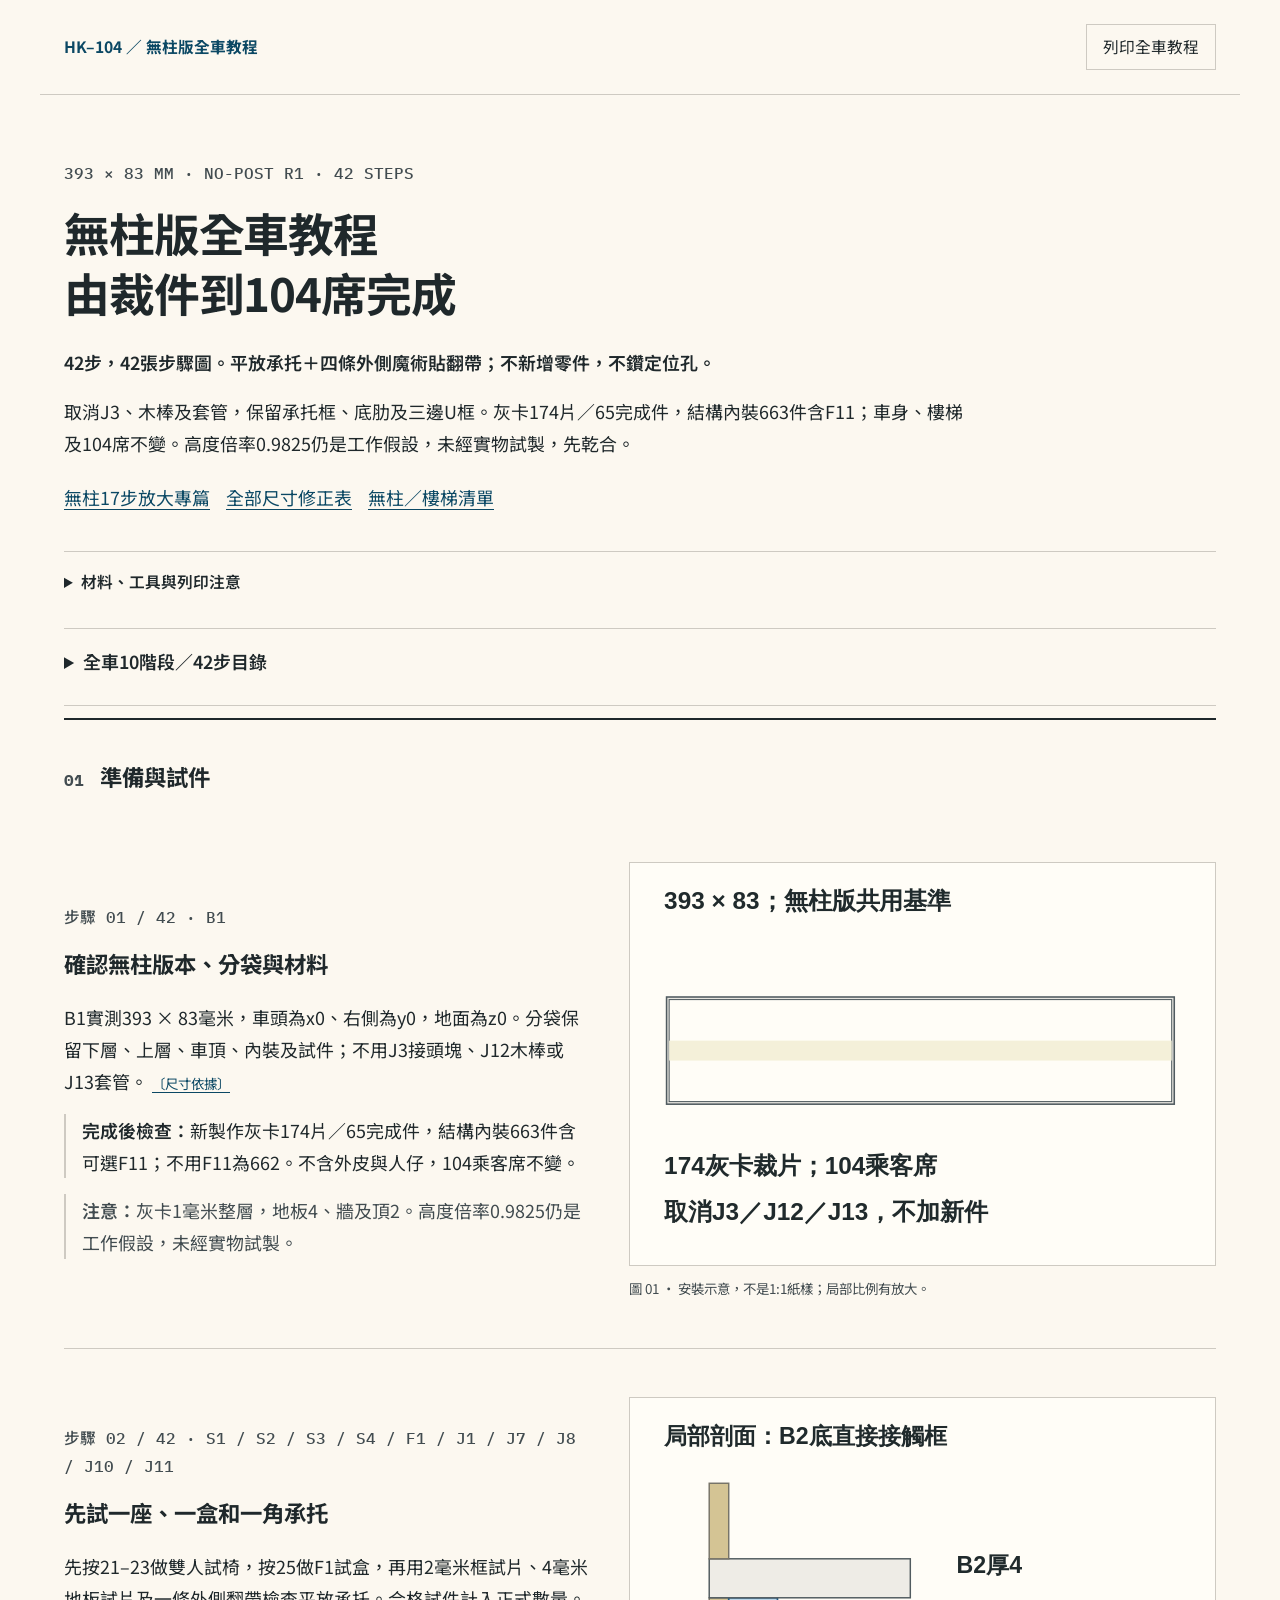
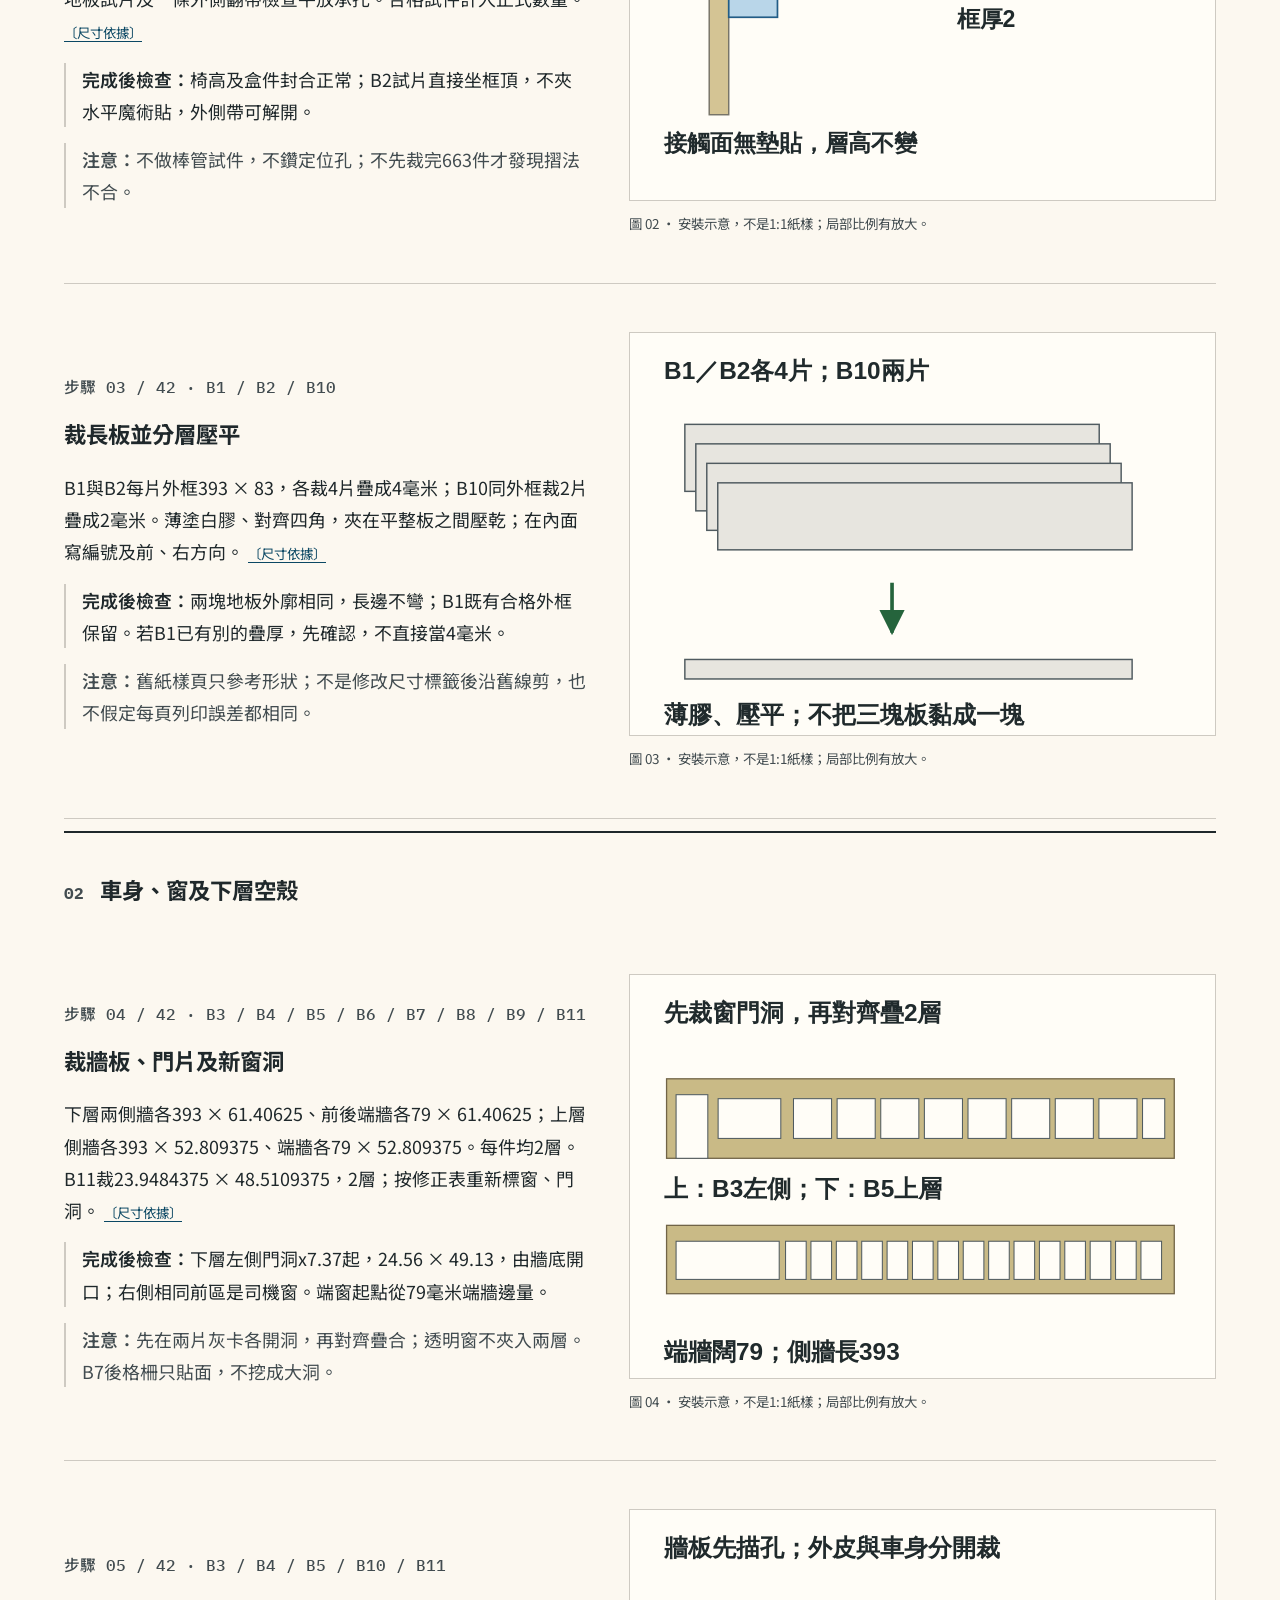
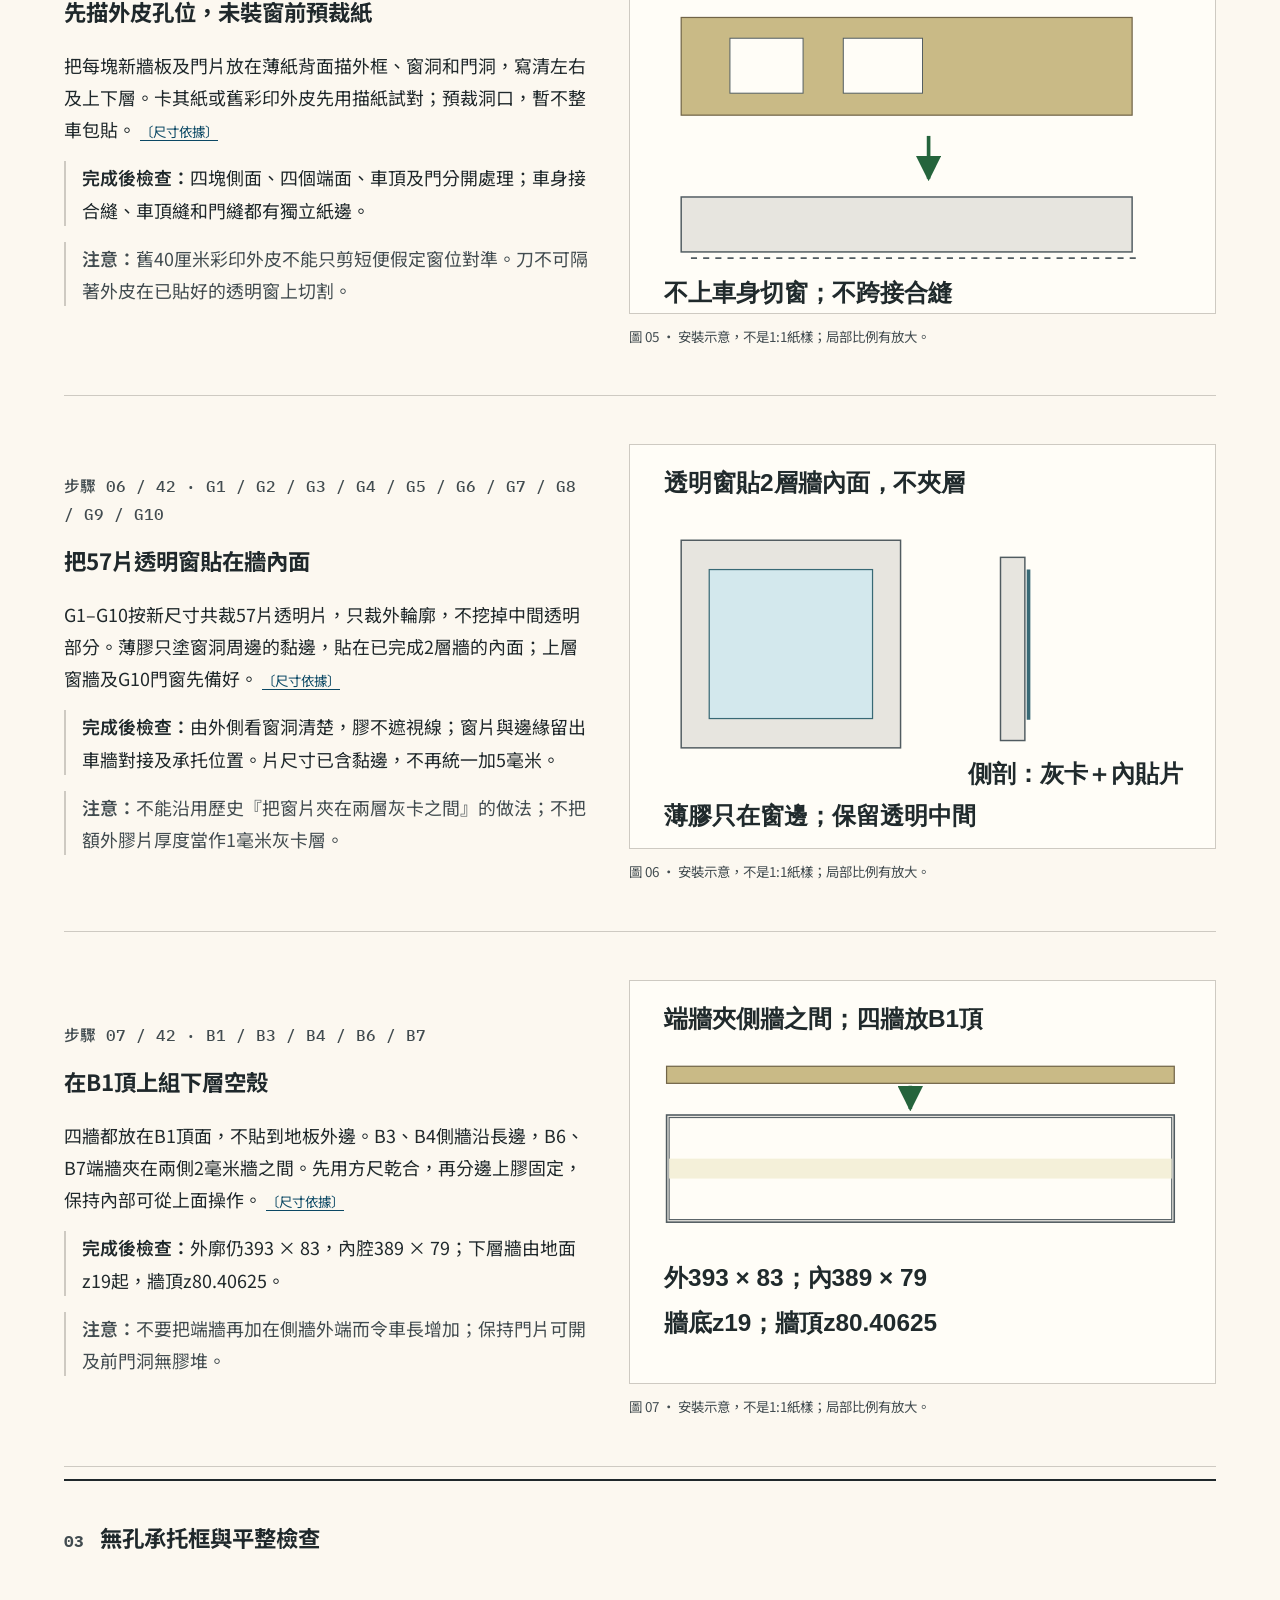
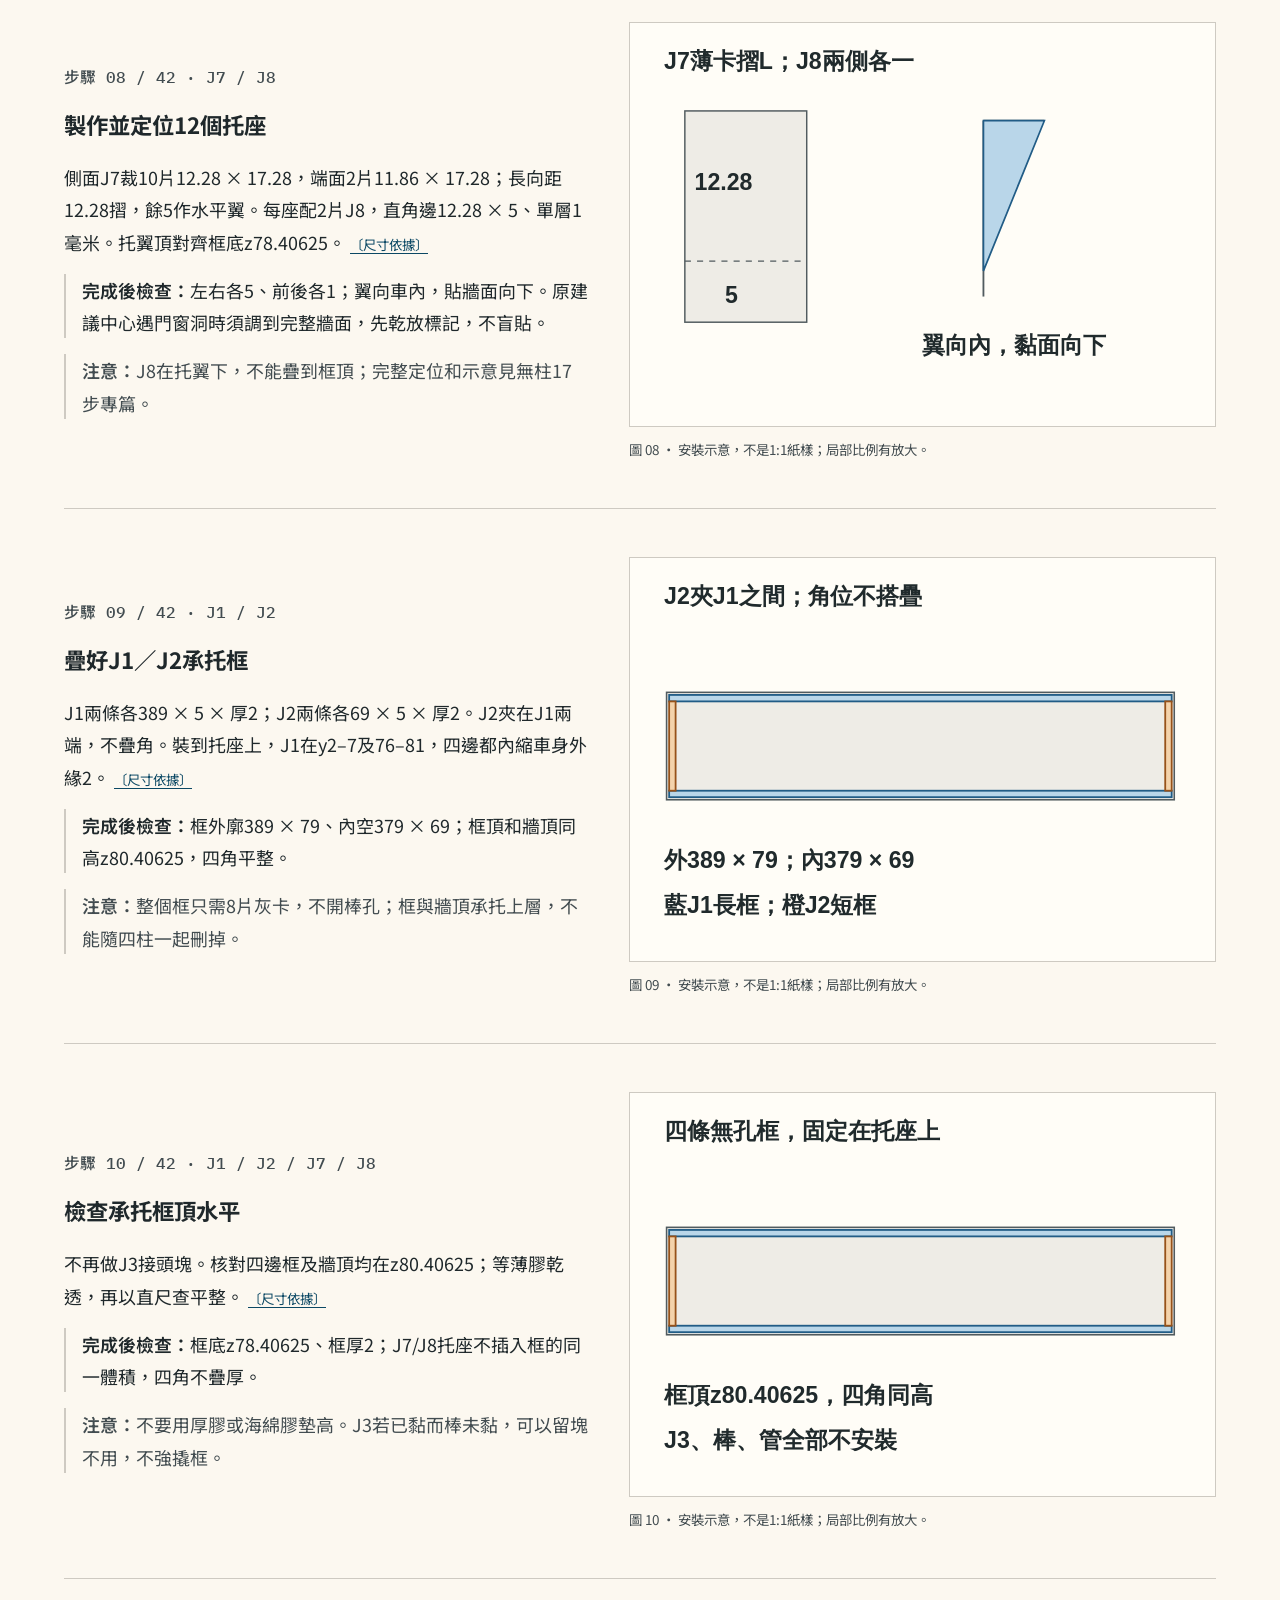
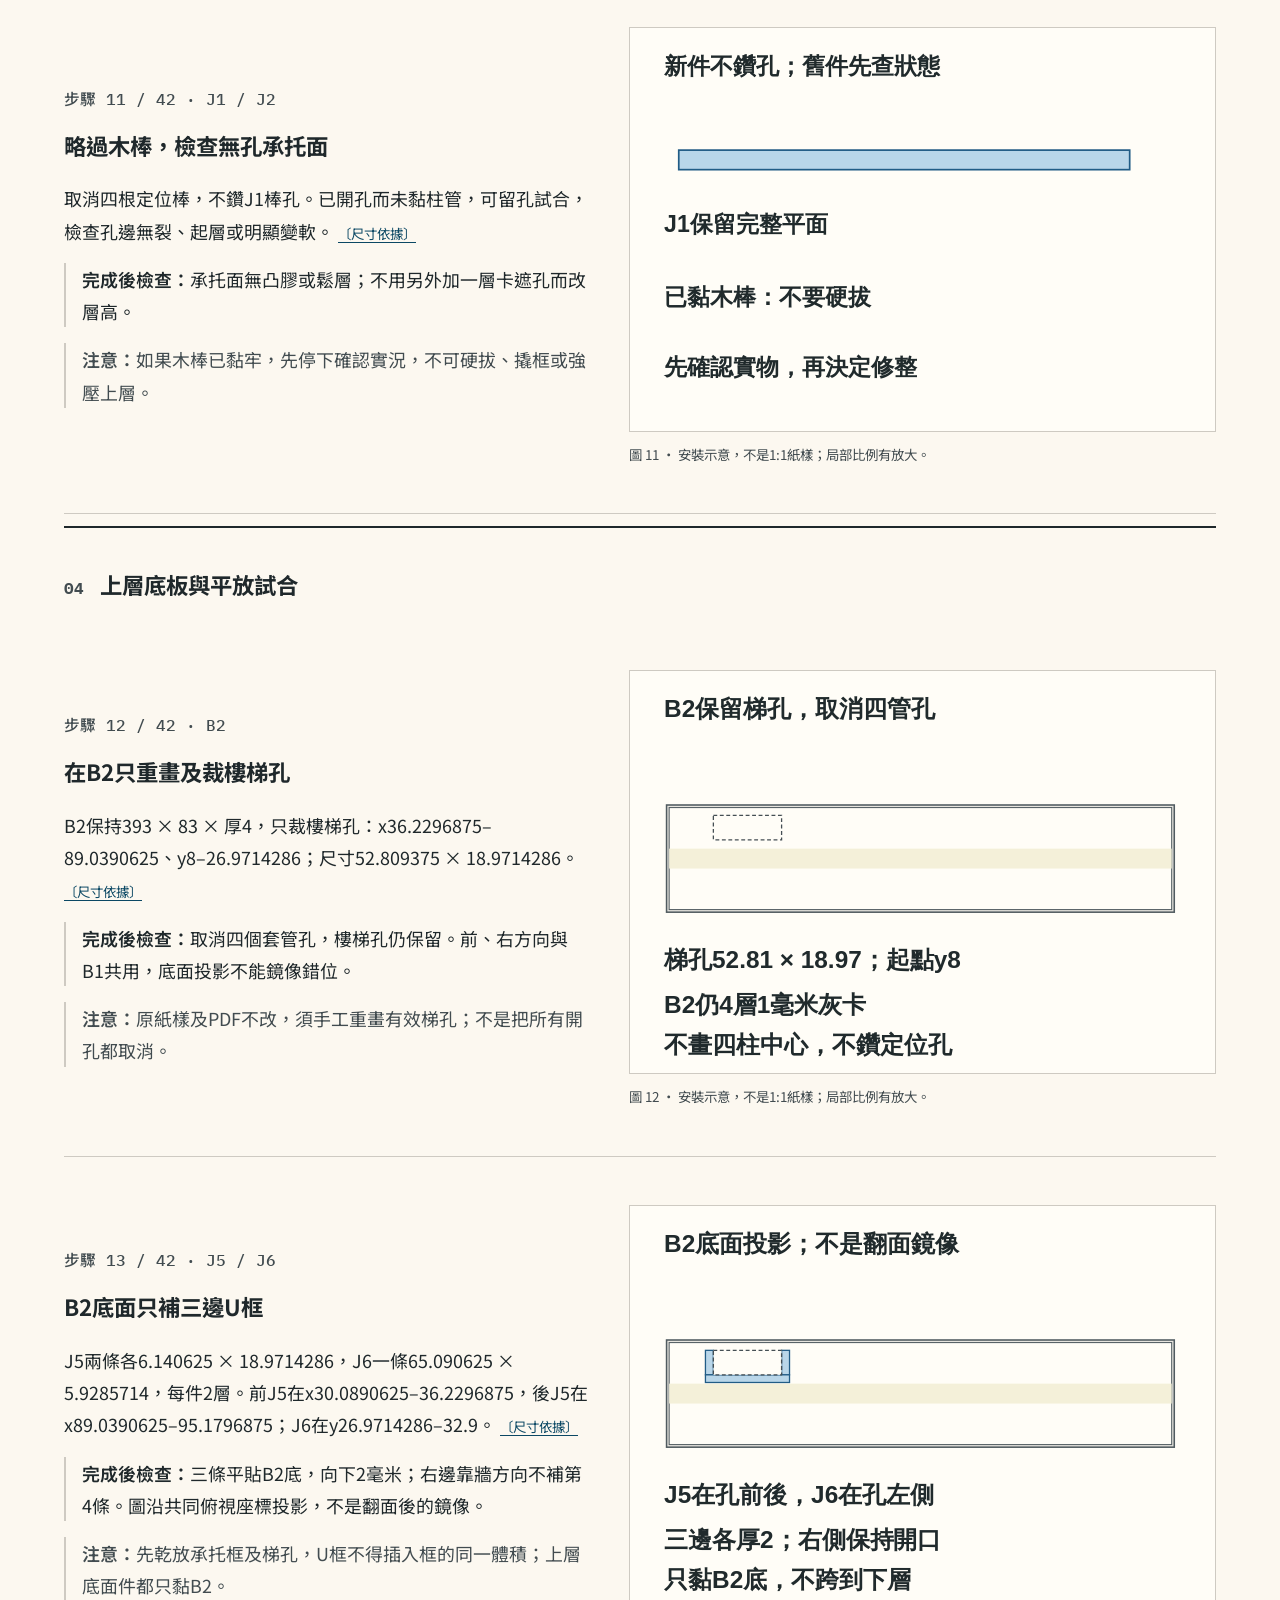
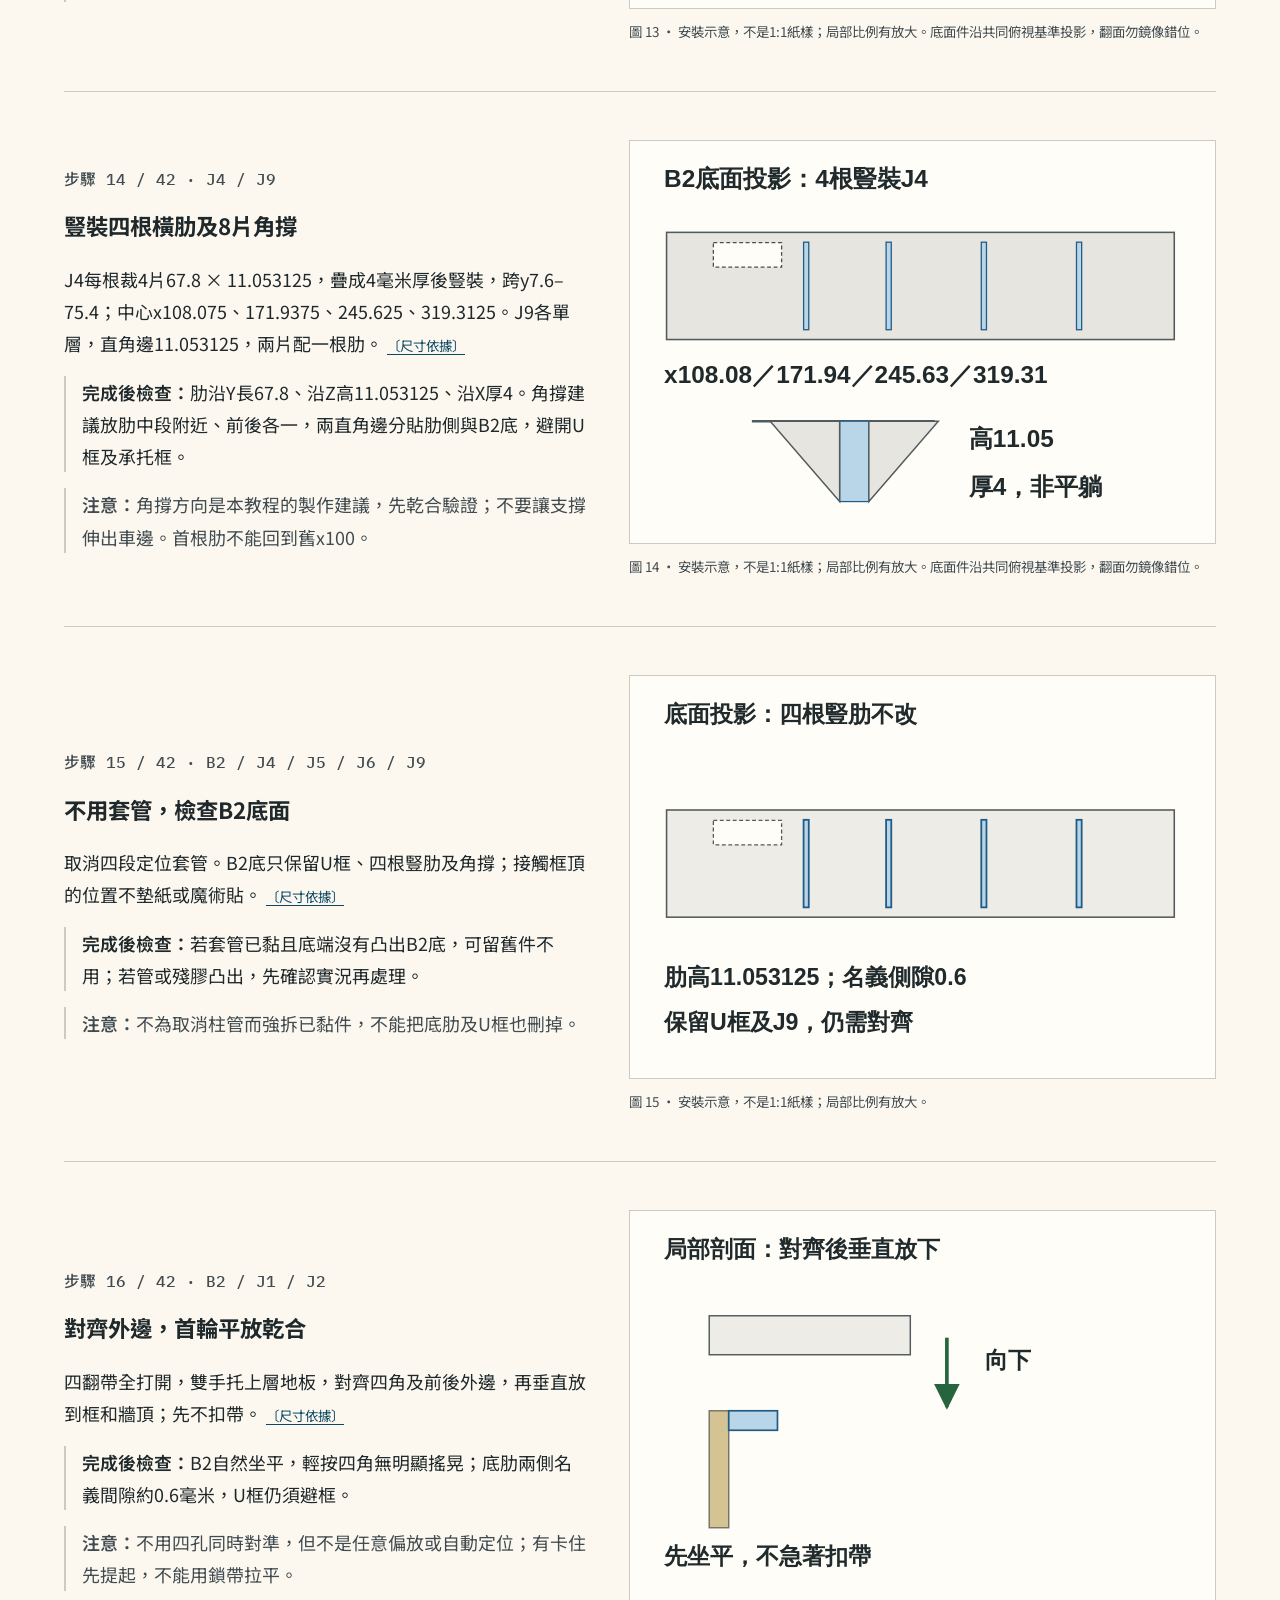
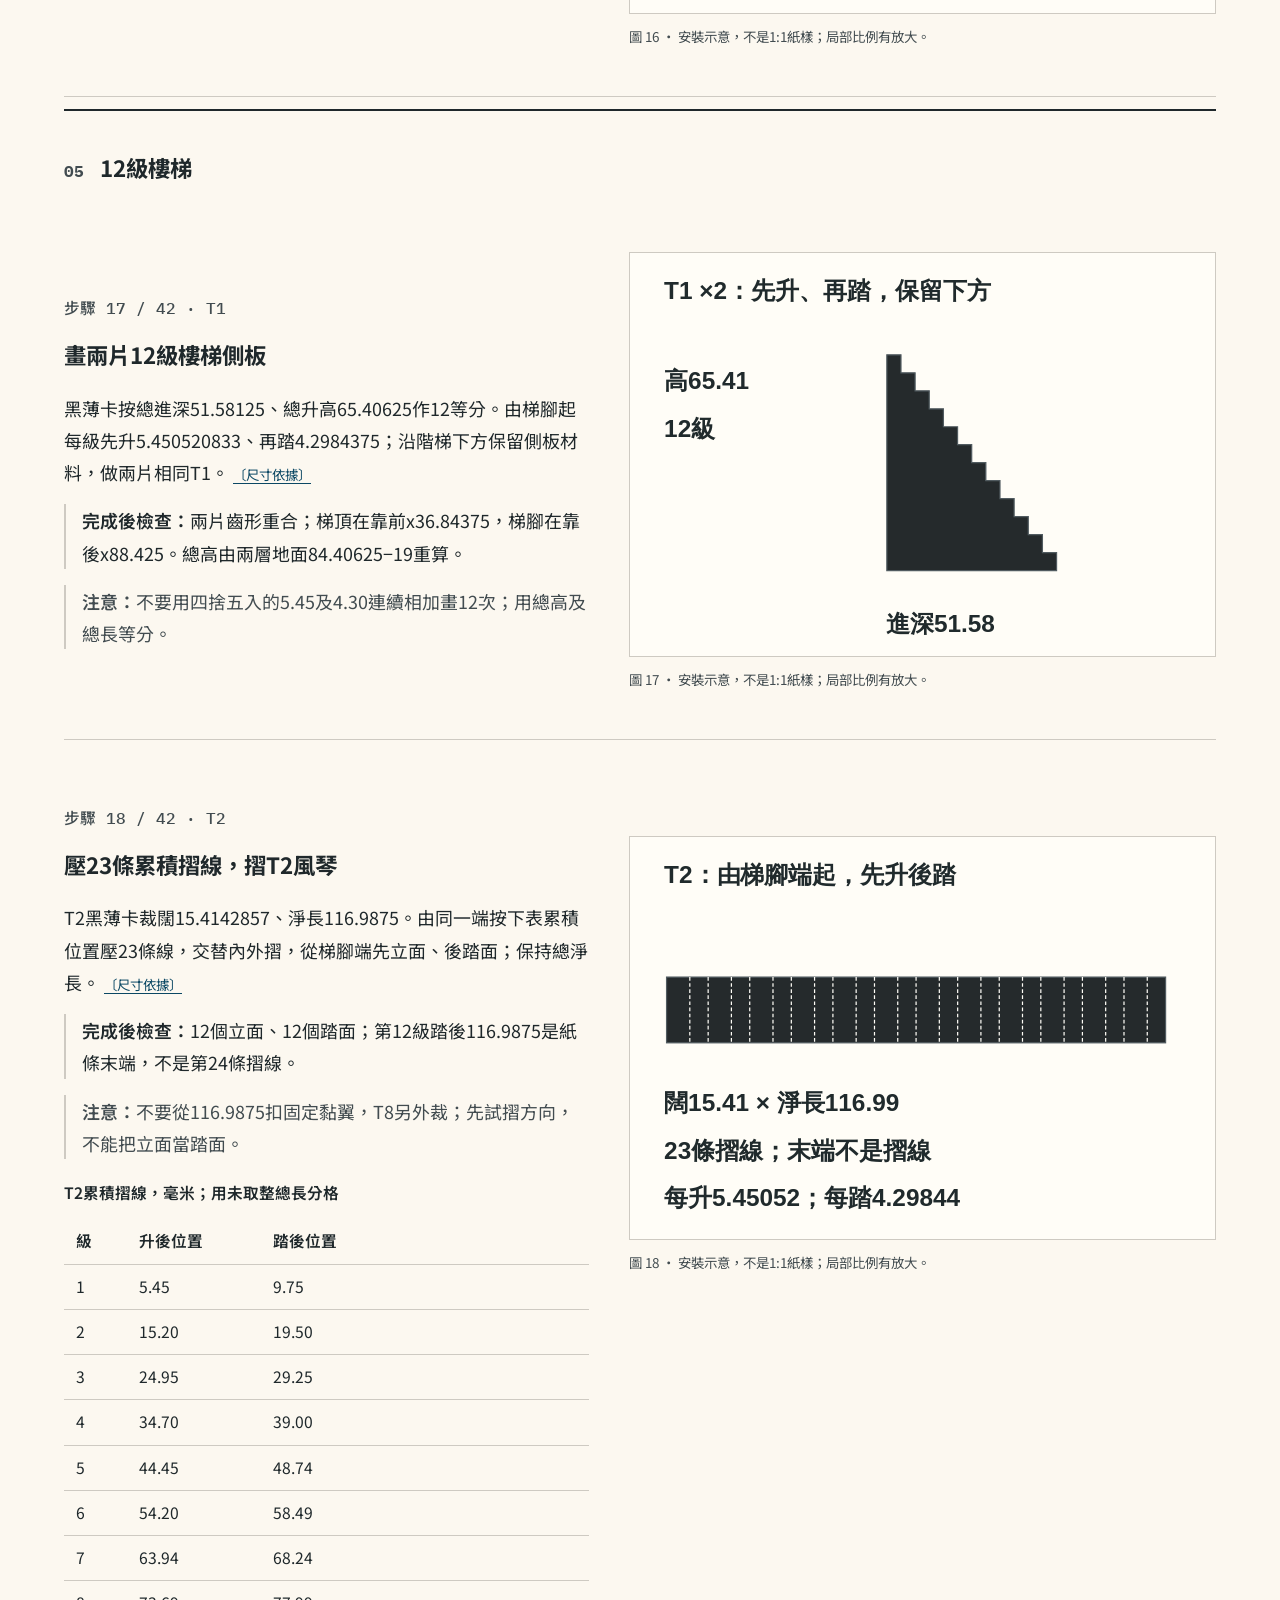
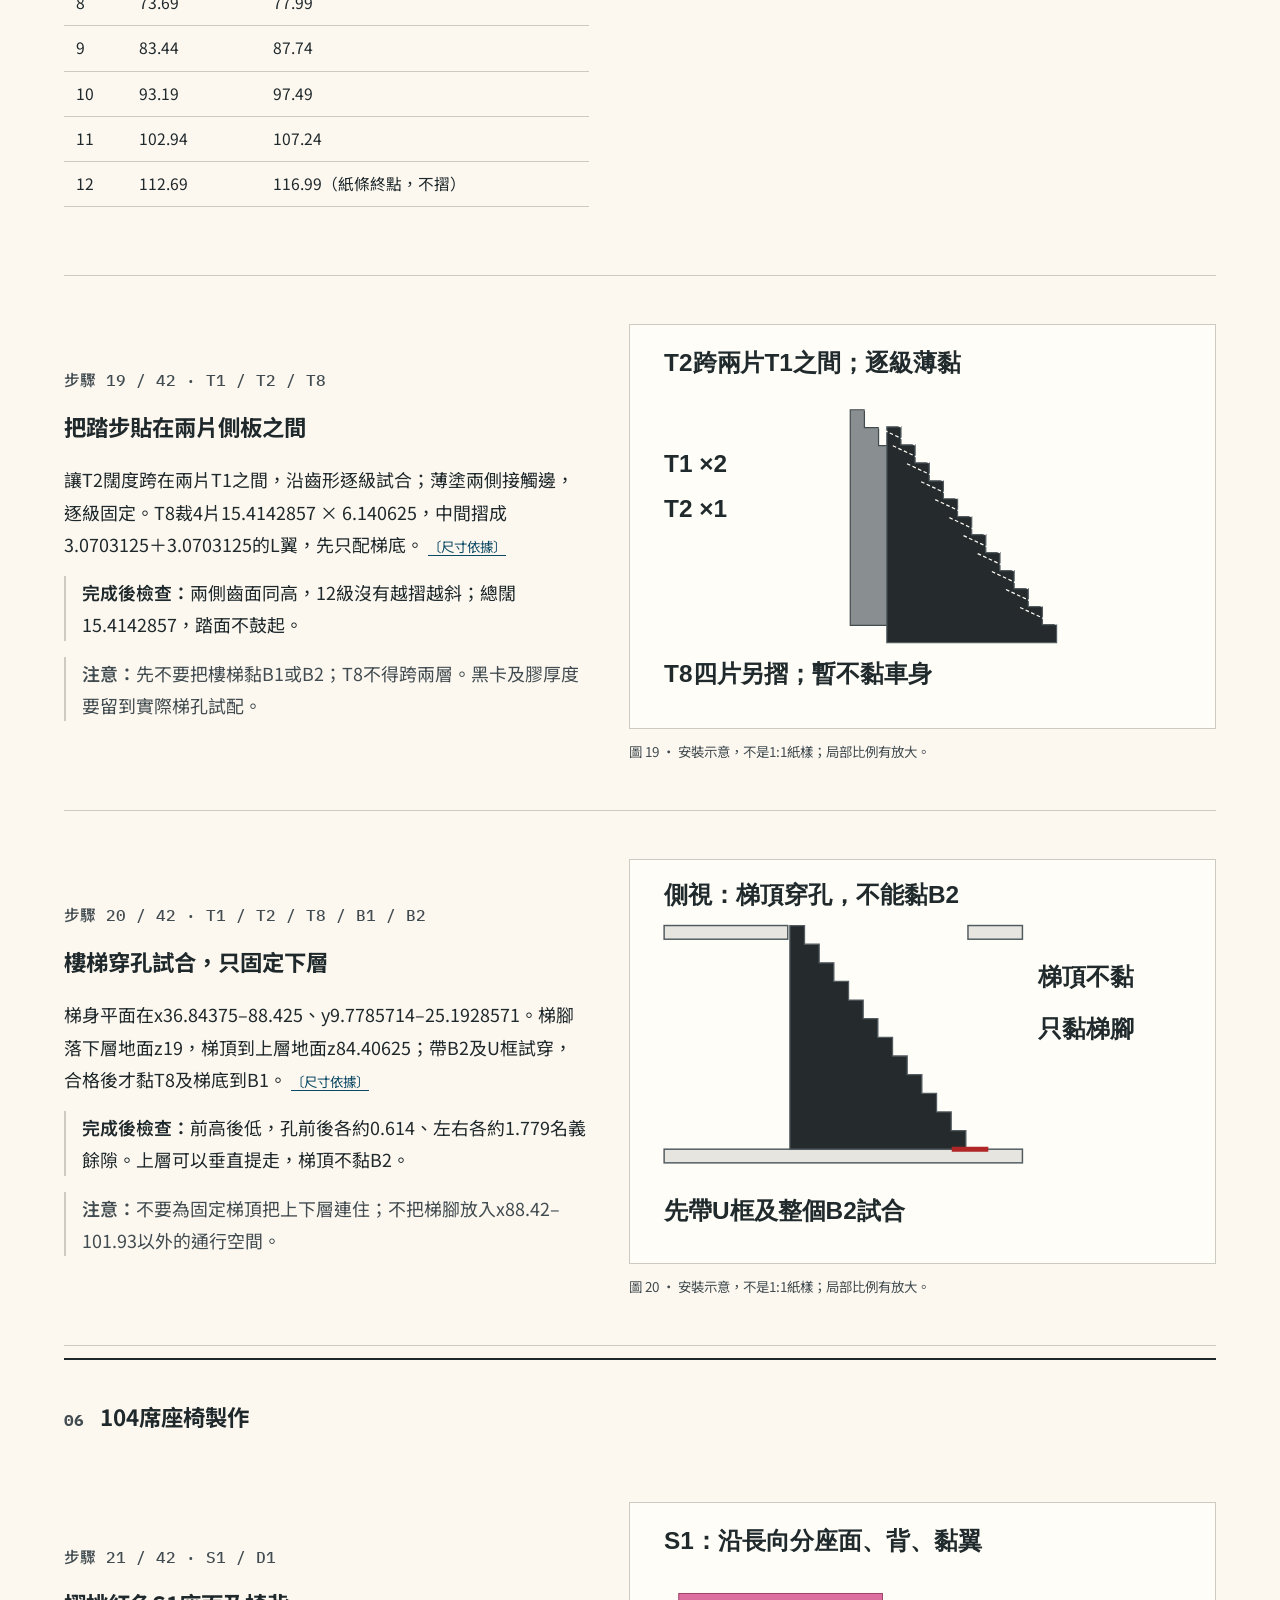
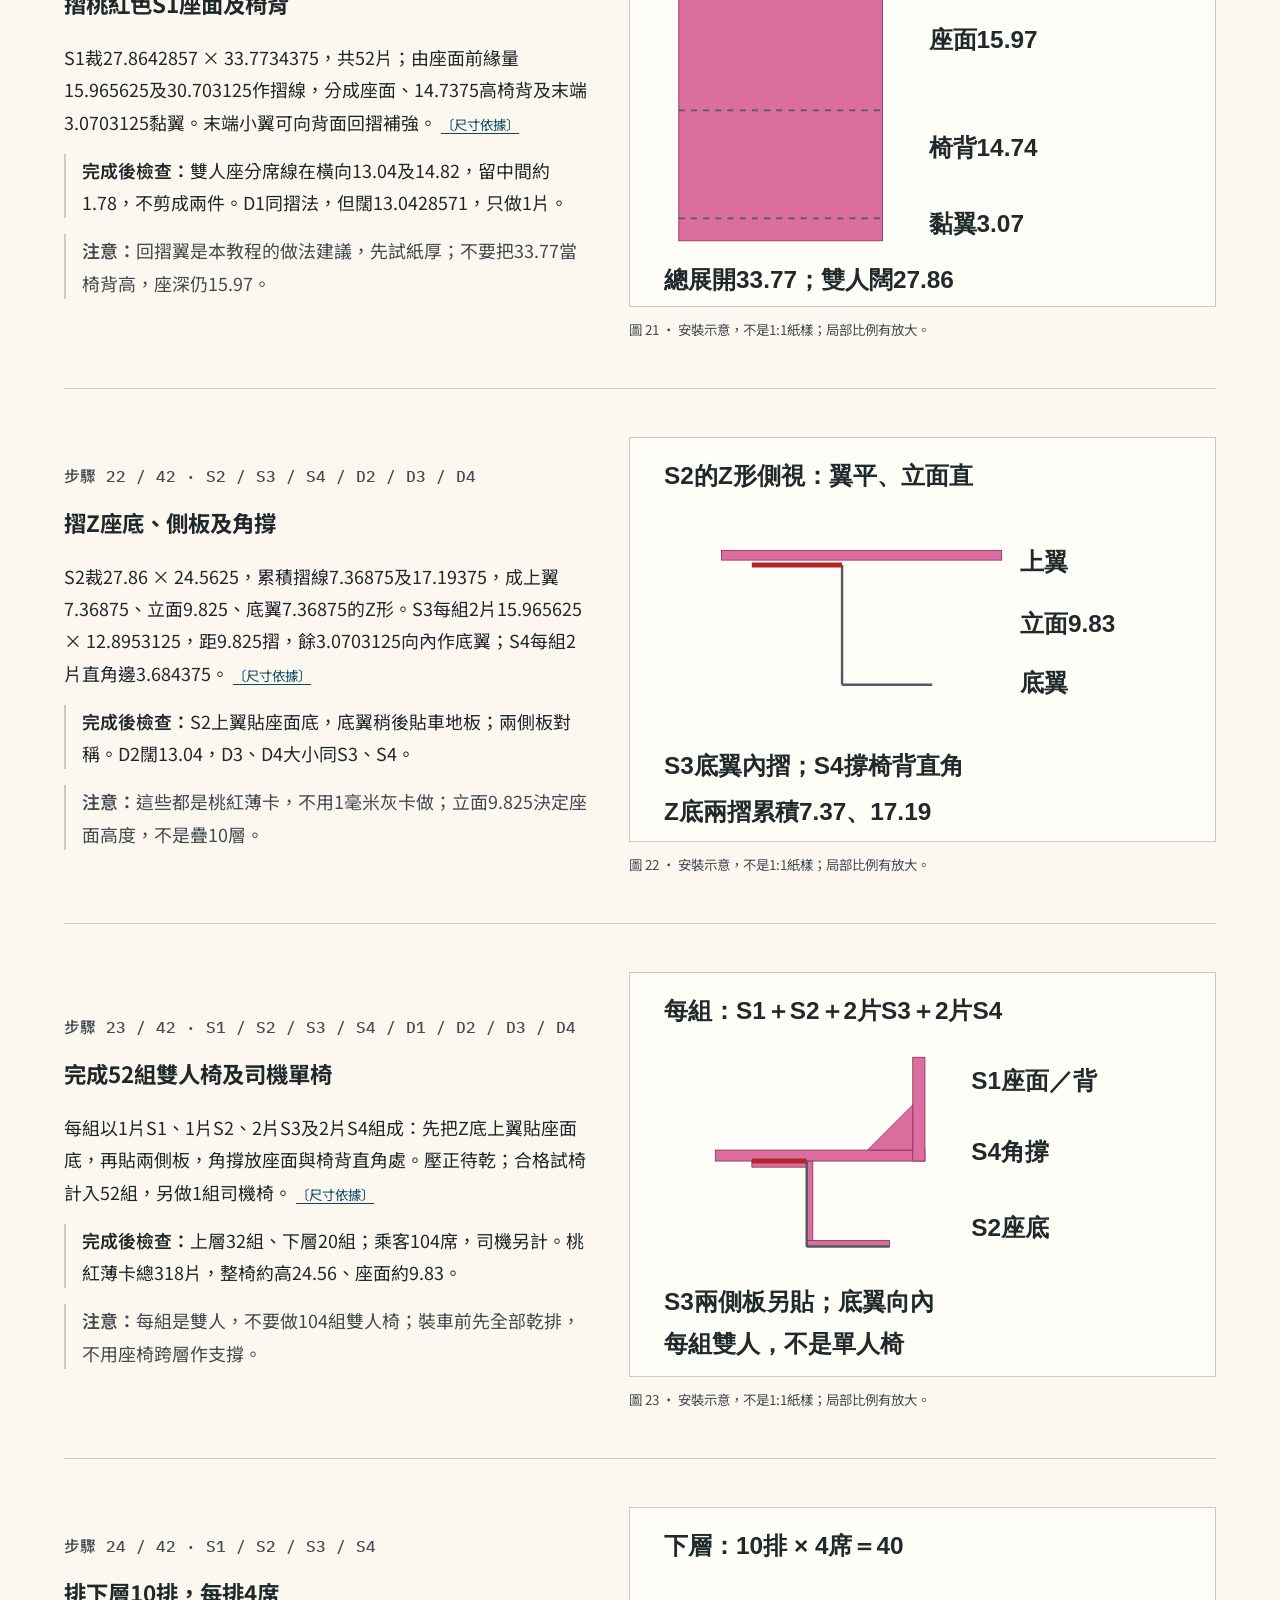
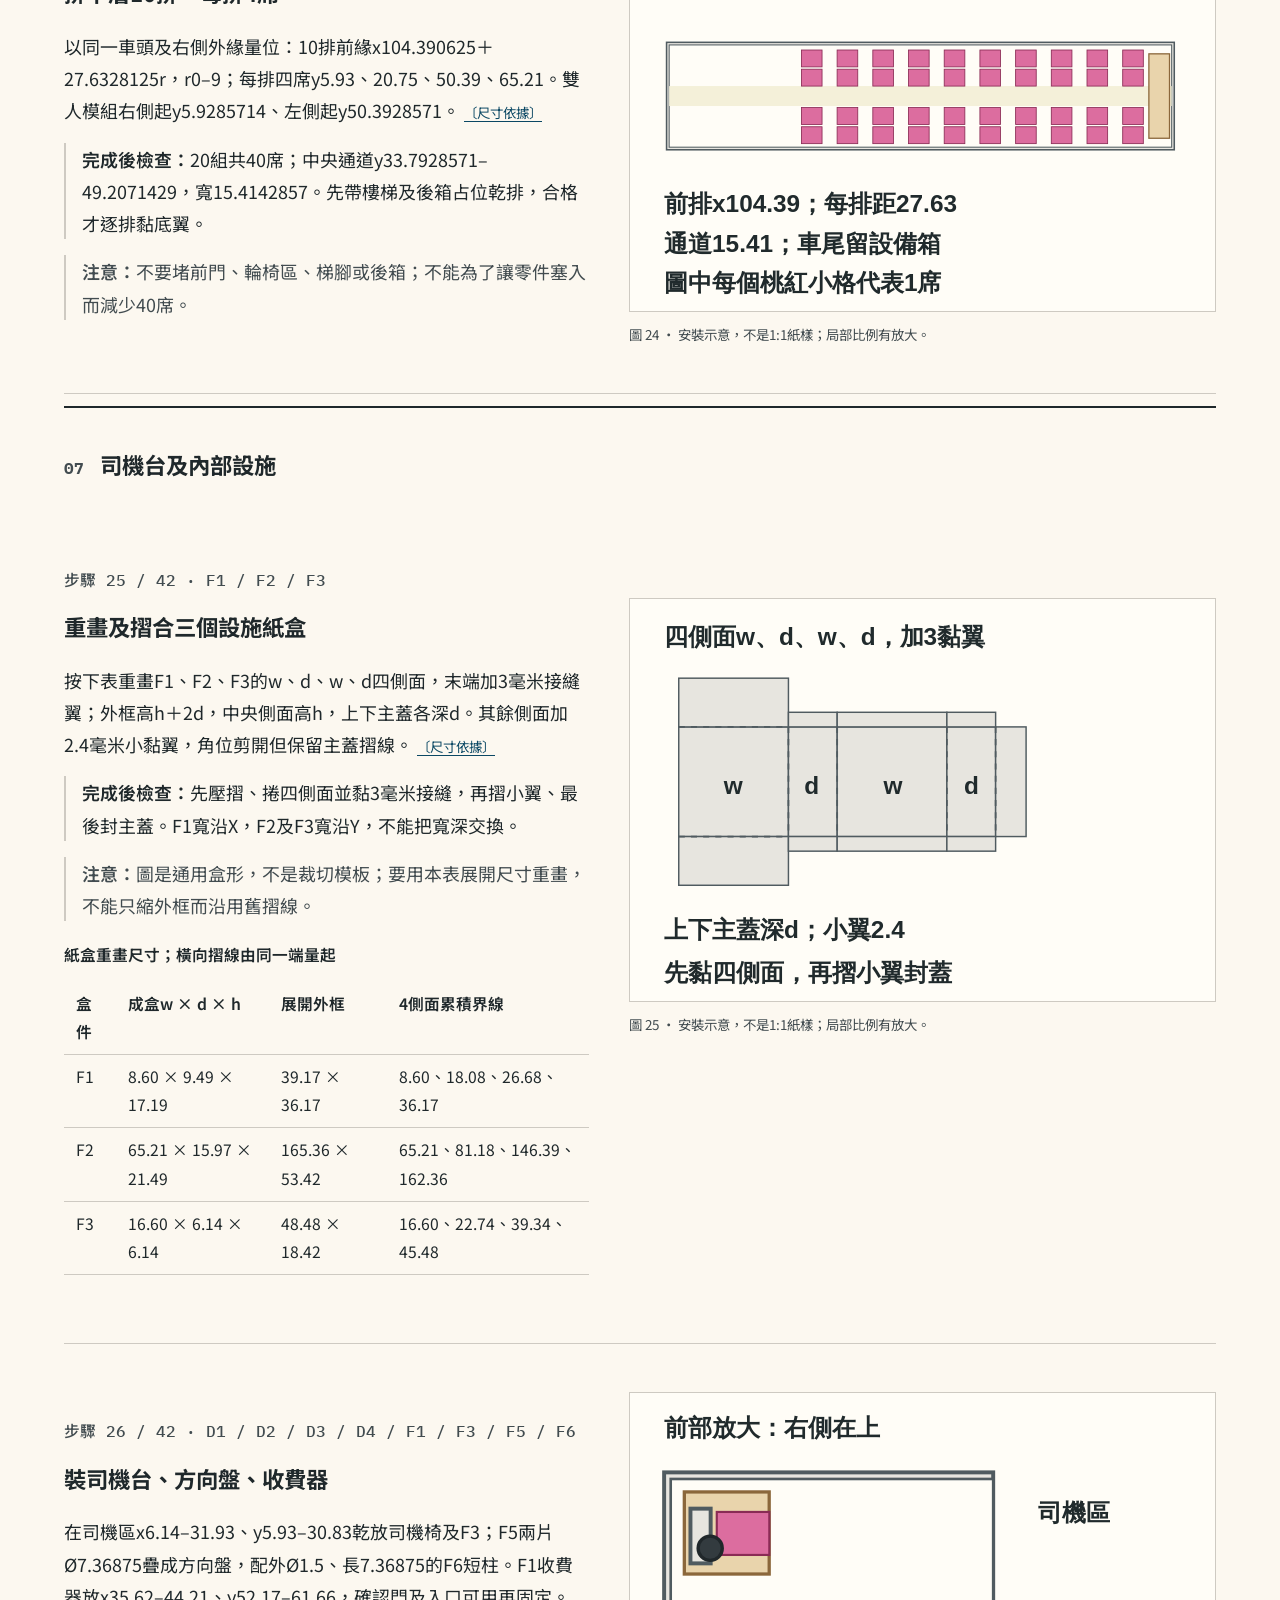
<file: hk104-bus-design-40/bus-tutorial-393.html>
<!doctype html><html lang="zh-Hant"><head><meta charset="utf-8"><meta name="viewport" content="width=device-width, initial-scale=1"><title>HK-104 39.3厘米｜無柱版全車42步教程</title><meta name="description" content="無柱版42步及42張圖：平放承托、四條外側翻帶、樓梯及104席，不鑽定位孔。"><link href="https://fonts.googleapis.com/css2?family=Noto+Sans+TC:wght@400;500;600;700&family=IBM+Plex+Mono:wght@400;500&display=swap" rel="stylesheet"><link href="tutorial-base-393.css" rel="stylesheet"><link href="frame-tutorial-393.css" rel="stylesheet"><link href="bus-tutorial-393.css" rel="stylesheet"></head><body><a class="skip" href="#stage-1">跳至全車教程</a><header><a href="index.html">HK–104 ／ 無柱版全車教程</a><button id="bus-print" type="button">列印全車教程</button></header><main><section class="intro"><p class="eyebrow">393 × 83 MM · NO-POST R1 · 42 STEPS</p><h1>無柱版全車教程<br>由裁件到104席完成</h1><p class="lead">42步，42張步驟圖。平放承托＋四條外側魔術貼翻帶；不新增零件，不鑽定位孔。</p><p>取消J3、木棒及套管，保留承托框、底肋及三邊U框。灰卡174片／65完成件，結構內裝663件含F11；車身、樓梯及104席不變。高度倍率0.9825仍是工作假設，未經實物試製，先乾合。</p><nav class="related" aria-label="相關參考"><a href="frame-tutorial-393.html">無柱17步放大專篇</a><a href="revision-393.html">全部尺寸修正表</a><a href="checklist.html">無柱／樓梯清單</a></nav></section><details class="materials"><summary>材料、工具與列印注意</summary><p>工具：金屬尺、方尺、切割墊、刀剪、壓摺工具、夾、壓板及量厚工具；膠要薄塗，先測試能否黏透明片。以下是備料估算，不是最佳化排料保證；合格試件計入正式數量。</p><div class="table-wrap"><table><thead><tr><th>材料</th><th>正式用量</th><th>準備建議</th></tr></thead><tbody><tr><td>1毫米灰卡</td><td>174片，65完成件</td><td>500 × 400約5張作保守備料，含試件與損耗</td></tr><tr><td>桃紅薄卡</td><td>318片，52雙人＋1司機椅</td><td>A4約4張</td></tr><tr><td>黑薄卡</td><td>7片，T1/T2/T8</td><td>A4約1張</td></tr><tr><td>其他薄卡</td><td>24片，盒件、托座、裙邊等</td><td>至少400 × 250一張，保留388長條</td></tr><tr><td>透明片</td><td>57片</td><td>A4約3張</td></tr><tr><td>彩色薄紙／貼片</td><td>35片，含可選F11</td><td>紅、黑灰、白淺色各A4約1張</td></tr><tr><td>幼管</td><td>外Ø1.5，36段，約1102.98長</td><td>至少1.5米或200長8根</td></tr><tr><td>鎖帶／魔術貼</td><td>4帶、4鉤＋4毛</td><td>另留門鉸鏈及試件</td></tr><tr><td>卡其紙／彩印外皮</td><td>二選一；不計入663件</td><td>卡其A3約3張；彩印按新車身逐面試配</td></tr></tbody></table></div><p>本教程列印用A4橫向，圖是安裝示意，不是1:1裁切紙樣；原A4/A3紙樣及PDF不改。薄卡、膠及透明片不屬灰卡整數疊厚限制。</p></details><details class="contents"><summary>全車10階段／42步目錄</summary><nav aria-label="全車教程目錄"><div><a href="#stage-1" class="stage-link">01　準備與試件</a><a href="#bus-step-1"><span>01</span>確認無柱版本、分袋與材料</a><a href="#bus-step-2"><span>02</span>先試一座、一盒和一角承托</a><a href="#bus-step-3"><span>03</span>裁長板並分層壓平</a></div><div><a href="#stage-2" class="stage-link">02　車身、窗及下層空殼</a><a href="#bus-step-4"><span>04</span>裁牆板、門片及新窗洞</a><a href="#bus-step-5"><span>05</span>先描外皮孔位，未裝窗前預裁紙</a><a href="#bus-step-6"><span>06</span>把57片透明窗貼在牆內面</a><a href="#bus-step-7"><span>07</span>在B1頂上組下層空殼</a></div><div><a href="#stage-3" class="stage-link">03　無孔承托框與平整檢查</a><a href="#bus-step-8"><span>08</span>製作並定位12個托座</a><a href="#bus-step-9"><span>09</span>疊好J1／J2承托框</a><a href="#bus-step-10"><span>10</span>檢查承托框頂水平</a><a href="#bus-step-11"><span>11</span>略過木棒，檢查無孔承托面</a></div><div><a href="#stage-4" class="stage-link">04　上層底板與平放試合</a><a href="#bus-step-12"><span>12</span>在B2只重畫及裁樓梯孔</a><a href="#bus-step-13"><span>13</span>B2底面只補三邊U框</a><a href="#bus-step-14"><span>14</span>豎裝四根橫肋及8片角撐</a><a href="#bus-step-15"><span>15</span>不用套管，檢查B2底面</a><a href="#bus-step-16"><span>16</span>對齊外邊，首輪平放乾合</a></div><div><a href="#stage-5" class="stage-link">05　12級樓梯</a><a href="#bus-step-17"><span>17</span>畫兩片12級樓梯側板</a><a href="#bus-step-18"><span>18</span>壓23條累積摺線，摺T2風琴</a><a href="#bus-step-19"><span>19</span>把踏步貼在兩片側板之間</a><a href="#bus-step-20"><span>20</span>樓梯穿孔試合，只固定下層</a></div><div><a href="#stage-6" class="stage-link">06　104席座椅製作</a><a href="#bus-step-21"><span>21</span>摺桃紅色S1座面及椅背</a><a href="#bus-step-22"><span>22</span>摺Z座底、側板及角撐</a><a href="#bus-step-23"><span>23</span>完成52組雙人椅及司機單椅</a><a href="#bus-step-24"><span>24</span>排下層10排，每排4席</a></div><div><a href="#stage-7" class="stage-link">07　司機台及內部設施</a><a href="#bus-step-25"><span>25</span>重畫及摺合三個設施紙盒</a><a href="#bus-step-26"><span>26</span>裝司機台、方向盤、收費器</a><a href="#bus-step-27"><span>27</span>裝輪椅靠板及車尾設備箱</a><a href="#bus-step-28"><span>28</span>做扶手、落車鐘及滅火筒</a></div><div><a href="#stage-8" class="stage-link">08　上層組裝與欄杆</a><a href="#bus-step-29"><span>29</span>排上層32組雙人椅，共64席</a><a href="#bus-step-30"><span>30</span>平放複驗後，把上層牆黏B2</a><a href="#bus-step-31"><span>31</span>分層裝梯扶手及孔邊欄杆</a><a href="#bus-step-32"><span>32</span>帶齊內裝，再試整層自然落座</a></div><div><a href="#stage-9" class="stage-link">09　車頂、門、底腳及輪</a><a href="#bus-step-33"><span>33</span>做可取車頂及薄卡裙邊</a><a href="#bus-step-34"><span>34</span>裝單片手動門及布膠帶鉸鏈</a><a href="#bus-step-35"><span>35</span>疊四個15毫米高底腳</a><a href="#bus-step-36"><span>36</span>裝左右共六個固定裝飾輪</a><a href="#bus-step-37"><span>37</span>做四條鎖帶及四組魔術貼</a></div><div><a href="#stage-10" class="stage-link">10　外皮、翻帶及整車驗收</a><a href="#bus-step-38"><span>38</span>按實車試配卡其紙或彩印外皮</a><a href="#bus-step-39"><span>39</span>分層包紙及貼路線牌、燈與格柵</a><a href="#bus-step-40"><span>40</span>固定外側翻帶，逐件活動檢查</a><a href="#bus-step-41"><span>41</span>鬆四帶，提至少12毫米後移開</a><a href="#bus-step-42"><span>42</span>無柱版最後點數及保存</a></div></nav></details><section class="assembly-stage" id="stage-1"><h2><span>01</span>準備與試件</h2><section class="tutorial-step" id="bus-step-1"><div class="step-text"><p class="step-count">步驟 01 / 42 · B1</p><h3>確認無柱版本、分袋與材料</h3><p>B1實測393 × 83毫米，車頭為x0、右側為y0，地面為z0。分袋保留下層、上層、車頂、內裝及試件；不用J3接頭塊、J12木棒或J13套管。 <a class="ref" href="https://tree0859.github.io/1024-kpcfcyc/hk104-bus-design-40/revision-393.html" target="_blank" rel="noopener noreferrer">〔尺寸依據〕</a></p><p class="check"><strong>完成後檢查：</strong>新製作灰卡174片／65完成件，結構內裝663件含可選F11；不用F11為662。不含外皮與人仔，104乘客席不變。</p><p class="caution"><strong>注意：</strong>灰卡1毫米整層，地板4、牆及頂2。高度倍率0.9825仍是工作假設，未經實物試製。</p></div><figure><img src="bus-tutorial-393/step-01.svg?v=no-post-web-r1" width="480" height="330" alt="全車步驟1：確認無柱版本、分袋與材料" ><figcaption>圖 01 · 安裝示意，不是1:1紙樣；局部比例有放大。</figcaption></figure></section><section class="tutorial-step" id="bus-step-2"><div class="step-text"><p class="step-count">步驟 02 / 42 · S1 / S2 / S3 / S4 / F1 / J1 / J7 / J8 / J10 / J11</p><h3>先試一座、一盒和一角承托</h3><p>先按21–23做雙人試椅，按25做F1試盒，再用2毫米框試片、4毫米地板試片及一條外側翻帶檢查平放承托。合格試件計入正式數量。 <a class="ref" href="https://tree0859.github.io/1024-kpcfcyc/hk104-bus-design-40/revision-393.html" target="_blank" rel="noopener noreferrer">〔尺寸依據〕</a></p><p class="check"><strong>完成後檢查：</strong>椅高及盒件封合正常；B2試片直接坐框頂，不夾水平魔術貼，外側帶可解開。</p><p class="caution"><strong>注意：</strong>不做棒管試件，不鑽定位孔；不先裁完663件才發現摺法不合。</p></div><figure><img src="bus-tutorial-393/step-02.svg?v=no-post-web-r1" width="480" height="330" alt="全車步驟2：先試一座、一盒和一角承托" loading="lazy"><figcaption>圖 02 · 安裝示意，不是1:1紙樣；局部比例有放大。</figcaption></figure></section><section class="tutorial-step" id="bus-step-3"><div class="step-text"><p class="step-count">步驟 03 / 42 · B1 / B2 / B10</p><h3>裁長板並分層壓平</h3><p>B1與B2每片外框393 × 83，各裁4片疊成4毫米；B10同外框裁2片疊成2毫米。薄塗白膠、對齊四角，夾在平整板之間壓乾；在內面寫編號及前、右方向。 <a class="ref" href="https://tree0859.github.io/1024-kpcfcyc/hk104-bus-design-40/revision-393.html" target="_blank" rel="noopener noreferrer">〔尺寸依據〕</a></p><p class="check"><strong>完成後檢查：</strong>兩塊地板外廓相同，長邊不彎；B1既有合格外框保留。若B1已有別的疊厚，先確認，不直接當4毫米。</p><p class="caution"><strong>注意：</strong>舊紙樣頁只參考形狀；不是修改尺寸標籤後沿舊線剪，也不假定每頁列印誤差都相同。</p></div><figure><img src="bus-tutorial-393/step-03.svg?v=no-post-web-r1" width="480" height="330" alt="全車步驟3：裁長板並分層壓平" loading="lazy"><figcaption>圖 03 · 安裝示意，不是1:1紙樣；局部比例有放大。</figcaption></figure></section></section><section class="assembly-stage" id="stage-2"><h2><span>02</span>車身、窗及下層空殼</h2><section class="tutorial-step" id="bus-step-4"><div class="step-text"><p class="step-count">步驟 04 / 42 · B3 / B4 / B5 / B6 / B7 / B8 / B9 / B11</p><h3>裁牆板、門片及新窗洞</h3><p>下層兩側牆各393 × 61.40625、前後端牆各79 × 61.40625；上層側牆各393 × 52.809375、端牆各79 × 52.809375。每件均2層。B11裁23.9484375 × 48.5109375，2層；按修正表重新標窗、門洞。 <a class="ref" href="https://tree0859.github.io/1024-kpcfcyc/hk104-bus-design-40/revision-393.html" target="_blank" rel="noopener noreferrer">〔尺寸依據〕</a></p><p class="check"><strong>完成後檢查：</strong>下層左側門洞x7.37起，24.56 × 49.13，由牆底開口；右側相同前區是司機窗。端窗起點從79毫米端牆邊量。</p><p class="caution"><strong>注意：</strong>先在兩片灰卡各開洞，再對齊疊合；透明窗不夾入兩層。B7後格柵只貼面，不挖成大洞。</p></div><figure><img src="bus-tutorial-393/step-04.svg?v=no-post-web-r1" width="480" height="330" alt="全車步驟4：裁牆板、門片及新窗洞" loading="lazy"><figcaption>圖 04 · 安裝示意，不是1:1紙樣；局部比例有放大。</figcaption></figure></section><section class="tutorial-step" id="bus-step-5"><div class="step-text"><p class="step-count">步驟 05 / 42 · B3 / B4 / B5 / B10 / B11</p><h3>先描外皮孔位，未裝窗前預裁紙</h3><p>把每塊新牆板及門片放在薄紙背面描外框、窗洞和門洞，寫清左右及上下層。卡其紙或舊彩印外皮先用描紙試對；預裁洞口，暫不整車包貼。 <a class="ref" href="https://tree0859.github.io/1024-kpcfcyc/hk104-bus-design-40/revision-393.html" target="_blank" rel="noopener noreferrer">〔尺寸依據〕</a></p><p class="check"><strong>完成後檢查：</strong>四塊側面、四個端面、車頂及門分開處理；車身接合縫、車頂縫和門縫都有獨立紙邊。</p><p class="caution"><strong>注意：</strong>舊40厘米彩印外皮不能只剪短便假定窗位對準。刀不可隔著外皮在已貼好的透明窗上切割。</p></div><figure><img src="bus-tutorial-393/step-05.svg?v=no-post-web-r1" width="480" height="330" alt="全車步驟5：先描外皮孔位，未裝窗前預裁紙" loading="lazy"><figcaption>圖 05 · 安裝示意，不是1:1紙樣；局部比例有放大。</figcaption></figure></section><section class="tutorial-step" id="bus-step-6"><div class="step-text"><p class="step-count">步驟 06 / 42 · G1 / G2 / G3 / G4 / G5 / G6 / G7 / G8 / G9 / G10</p><h3>把57片透明窗貼在牆內面</h3><p>G1–G10按新尺寸共裁57片透明片，只裁外輪廓，不挖掉中間透明部分。薄膠只塗窗洞周邊的黏邊，貼在已完成2層牆的內面；上層窗牆及G10門窗先備好。 <a class="ref" href="https://tree0859.github.io/1024-kpcfcyc/hk104-bus-design-40/revision-393.html" target="_blank" rel="noopener noreferrer">〔尺寸依據〕</a></p><p class="check"><strong>完成後檢查：</strong>由外側看窗洞清楚，膠不遮視線；窗片與邊緣留出車牆對接及承托位置。片尺寸已含黏邊，不再統一加5毫米。</p><p class="caution"><strong>注意：</strong>不能沿用歷史『把窗片夾在兩層灰卡之間』的做法；不把額外膠片厚度當作1毫米灰卡層。</p></div><figure><img src="bus-tutorial-393/step-06.svg?v=no-post-web-r1" width="480" height="330" alt="全車步驟6：把57片透明窗貼在牆內面" loading="lazy"><figcaption>圖 06 · 安裝示意，不是1:1紙樣；局部比例有放大。</figcaption></figure></section><section class="tutorial-step" id="bus-step-7"><div class="step-text"><p class="step-count">步驟 07 / 42 · B1 / B3 / B4 / B6 / B7</p><h3>在B1頂上組下層空殼</h3><p>四牆都放在B1頂面，不貼到地板外邊。B3、B4側牆沿長邊，B6、B7端牆夾在兩側2毫米牆之間。先用方尺乾合，再分邊上膠固定，保持內部可從上面操作。 <a class="ref" href="https://tree0859.github.io/1024-kpcfcyc/hk104-bus-design-40/revision-393.html" target="_blank" rel="noopener noreferrer">〔尺寸依據〕</a></p><p class="check"><strong>完成後檢查：</strong>外廓仍393 × 83，內腔389 × 79；下層牆由地面z19起，牆頂z80.40625。</p><p class="caution"><strong>注意：</strong>不要把端牆再加在側牆外端而令車長增加；保持門片可開及前門洞無膠堆。</p></div><figure><img src="bus-tutorial-393/step-07.svg?v=no-post-web-r1" width="480" height="330" alt="全車步驟7：在B1頂上組下層空殼" loading="lazy"><figcaption>圖 07 · 安裝示意，不是1:1紙樣；局部比例有放大。</figcaption></figure></section></section><section class="assembly-stage" id="stage-3"><h2><span>03</span>無孔承托框與平整檢查</h2><section class="tutorial-step" id="bus-step-8"><div class="step-text"><p class="step-count">步驟 08 / 42 · J7 / J8</p><h3>製作並定位12個托座</h3><p>側面J7裁10片12.28 × 17.28，端面2片11.86 × 17.28；長向距12.28摺，餘5作水平翼。每座配2片J8，直角邊12.28 × 5、單層1毫米。托翼頂對齊框底z78.40625。 <a class="ref" href="https://tree0859.github.io/1024-kpcfcyc/hk104-bus-design-40/revision-393.html" target="_blank" rel="noopener noreferrer">〔尺寸依據〕</a></p><p class="check"><strong>完成後檢查：</strong>左右各5、前後各1；翼向車內，貼牆面向下。原建議中心遇門窗洞時須調到完整牆面，先乾放標記，不盲貼。</p><p class="caution"><strong>注意：</strong>J8在托翼下，不能疊到框頂；完整定位和示意見無柱17步專篇。</p></div><figure><img src="bus-tutorial-393/step-08.svg?v=no-post-web-r1" width="480" height="330" alt="全車步驟8：製作並定位12個托座" loading="lazy"><figcaption>圖 08 · 安裝示意，不是1:1紙樣；局部比例有放大。</figcaption></figure></section><section class="tutorial-step" id="bus-step-9"><div class="step-text"><p class="step-count">步驟 09 / 42 · J1 / J2</p><h3>疊好J1／J2承托框</h3><p>J1兩條各389 × 5 × 厚2；J2兩條各69 × 5 × 厚2。J2夾在J1兩端，不疊角。裝到托座上，J1在y2–7及76–81，四邊都內縮車身外緣2。 <a class="ref" href="https://tree0859.github.io/1024-kpcfcyc/hk104-bus-design-40/revision-393.html" target="_blank" rel="noopener noreferrer">〔尺寸依據〕</a></p><p class="check"><strong>完成後檢查：</strong>框外廓389 × 79、內空379 × 69；框頂和牆頂同高z80.40625，四角平整。</p><p class="caution"><strong>注意：</strong>整個框只需8片灰卡，不開棒孔；框與牆頂承托上層，不能隨四柱一起刪掉。</p></div><figure><img src="bus-tutorial-393/step-09.svg?v=no-post-web-r1" width="480" height="330" alt="全車步驟9：疊好J1／J2承托框" loading="lazy"><figcaption>圖 09 · 安裝示意，不是1:1紙樣；局部比例有放大。</figcaption></figure></section><section class="tutorial-step" id="bus-step-10"><div class="step-text"><p class="step-count">步驟 10 / 42 · J1 / J2 / J7 / J8</p><h3>檢查承托框頂水平</h3><p>不再做J3接頭塊。核對四邊框及牆頂均在z80.40625；等薄膠乾透，再以直尺查平整。 <a class="ref" href="https://tree0859.github.io/1024-kpcfcyc/hk104-bus-design-40/revision-393.html" target="_blank" rel="noopener noreferrer">〔尺寸依據〕</a></p><p class="check"><strong>完成後檢查：</strong>框底z78.40625、框厚2；J7/J8托座不插入框的同一體積，四角不疊厚。</p><p class="caution"><strong>注意：</strong>不要用厚膠或海綿膠墊高。J3若已黏而棒未黏，可以留塊不用，不強撬框。</p></div><figure><img src="bus-tutorial-393/step-10.svg?v=no-post-web-r1" width="480" height="330" alt="全車步驟10：檢查承托框頂水平" loading="lazy"><figcaption>圖 10 · 安裝示意，不是1:1紙樣；局部比例有放大。</figcaption></figure></section><section class="tutorial-step" id="bus-step-11"><div class="step-text"><p class="step-count">步驟 11 / 42 · J1 / J2</p><h3>略過木棒，檢查無孔承托面</h3><p>取消四根定位棒，不鑽J1棒孔。已開孔而未黏柱管，可留孔試合，檢查孔邊無裂、起層或明顯變軟。 <a class="ref" href="https://tree0859.github.io/1024-kpcfcyc/hk104-bus-design-40/revision-393.html" target="_blank" rel="noopener noreferrer">〔尺寸依據〕</a></p><p class="check"><strong>完成後檢查：</strong>承托面無凸膠或鬆層；不用另外加一層卡遮孔而改層高。</p><p class="caution"><strong>注意：</strong>如果木棒已黏牢，先停下確認實況，不可硬拔、撬框或強壓上層。</p></div><figure><img src="bus-tutorial-393/step-11.svg?v=no-post-web-r1" width="480" height="330" alt="全車步驟11：略過木棒，檢查無孔承托面" loading="lazy"><figcaption>圖 11 · 安裝示意，不是1:1紙樣；局部比例有放大。</figcaption></figure></section></section><section class="assembly-stage" id="stage-4"><h2><span>04</span>上層底板與平放試合</h2><section class="tutorial-step" id="bus-step-12"><div class="step-text"><p class="step-count">步驟 12 / 42 · B2</p><h3>在B2只重畫及裁樓梯孔</h3><p>B2保持393 × 83 × 厚4，只裁樓梯孔：x36.2296875–89.0390625、y8–26.9714286；尺寸52.809375 × 18.9714286。 <a class="ref" href="https://tree0859.github.io/1024-kpcfcyc/hk104-bus-design-40/revision-393.html" target="_blank" rel="noopener noreferrer">〔尺寸依據〕</a></p><p class="check"><strong>完成後檢查：</strong>取消四個套管孔，樓梯孔仍保留。前、右方向與B1共用，底面投影不能鏡像錯位。</p><p class="caution"><strong>注意：</strong>原紙樣及PDF不改，須手工重畫有效梯孔；不是把所有開孔都取消。</p></div><figure><img src="bus-tutorial-393/step-12.svg?v=no-post-web-r1" width="480" height="330" alt="全車步驟12：在B2只重畫及裁樓梯孔" loading="lazy"><figcaption>圖 12 · 安裝示意，不是1:1紙樣；局部比例有放大。</figcaption></figure></section><section class="tutorial-step" id="bus-step-13"><div class="step-text"><p class="step-count">步驟 13 / 42 · J5 / J6</p><h3>B2底面只補三邊U框</h3><p>J5兩條各6.140625 × 18.9714286，J6一條65.090625 × 5.9285714，每件2層。前J5在x30.0890625–36.2296875，後J5在x89.0390625–95.1796875；J6在y26.9714286–32.9。 <a class="ref" href="https://tree0859.github.io/1024-kpcfcyc/hk104-bus-design-40/revision-393.html" target="_blank" rel="noopener noreferrer">〔尺寸依據〕</a></p><p class="check"><strong>完成後檢查：</strong>三條平貼B2底，向下2毫米；右邊靠牆方向不補第4條。圖沿共同俯視座標投影，不是翻面後的鏡像。</p><p class="caution"><strong>注意：</strong>先乾放承托框及梯孔，U框不得插入框的同一體積；上層底面件都只黏B2。</p></div><figure><img src="bus-tutorial-393/step-13.svg?v=no-post-web-r1" width="480" height="330" alt="全車步驟13：B2底面只補三邊U框" loading="lazy"><figcaption>圖 13 · 安裝示意，不是1:1紙樣；局部比例有放大。底面件沿共同俯視基準投影，翻面勿鏡像錯位。</figcaption></figure></section><section class="tutorial-step" id="bus-step-14"><div class="step-text"><p class="step-count">步驟 14 / 42 · J4 / J9</p><h3>豎裝四根橫肋及8片角撐</h3><p>J4每根裁4片67.8 × 11.053125，疊成4毫米厚後豎裝，跨y7.6–75.4；中心x108.075、171.9375、245.625、319.3125。J9各單層，直角邊11.053125，兩片配一根肋。 <a class="ref" href="https://tree0859.github.io/1024-kpcfcyc/hk104-bus-design-40/revision-393.html" target="_blank" rel="noopener noreferrer">〔尺寸依據〕</a></p><p class="check"><strong>完成後檢查：</strong>肋沿Y長67.8、沿Z高11.053125、沿X厚4。角撐建議放肋中段附近、前後各一，兩直角邊分貼肋側與B2底，避開U框及承托框。</p><p class="caution"><strong>注意：</strong>角撐方向是本教程的製作建議，先乾合驗證；不要讓支撐伸出車邊。首根肋不能回到舊x100。</p></div><figure><img src="bus-tutorial-393/step-14.svg?v=no-post-web-r1" width="480" height="330" alt="全車步驟14：豎裝四根橫肋及8片角撐" loading="lazy"><figcaption>圖 14 · 安裝示意，不是1:1紙樣；局部比例有放大。底面件沿共同俯視基準投影，翻面勿鏡像錯位。</figcaption></figure></section><section class="tutorial-step" id="bus-step-15"><div class="step-text"><p class="step-count">步驟 15 / 42 · B2 / J4 / J5 / J6 / J9</p><h3>不用套管，檢查B2底面</h3><p>取消四段定位套管。B2底只保留U框、四根豎肋及角撐；接觸框頂的位置不墊紙或魔術貼。 <a class="ref" href="https://tree0859.github.io/1024-kpcfcyc/hk104-bus-design-40/revision-393.html" target="_blank" rel="noopener noreferrer">〔尺寸依據〕</a></p><p class="check"><strong>完成後檢查：</strong>若套管已黏且底端沒有凸出B2底，可留舊件不用；若管或殘膠凸出，先確認實況再處理。</p><p class="caution"><strong>注意：</strong>不為取消柱管而強拆已黏件，不能把底肋及U框也刪掉。</p></div><figure><img src="bus-tutorial-393/step-15.svg?v=no-post-web-r1" width="480" height="330" alt="全車步驟15：不用套管，檢查B2底面" loading="lazy"><figcaption>圖 15 · 安裝示意，不是1:1紙樣；局部比例有放大。</figcaption></figure></section><section class="tutorial-step" id="bus-step-16"><div class="step-text"><p class="step-count">步驟 16 / 42 · B2 / J1 / J2</p><h3>對齊外邊，首輪平放乾合</h3><p>四翻帶全打開，雙手托上層地板，對齊四角及前後外邊，再垂直放到框和牆頂；先不扣帶。 <a class="ref" href="https://tree0859.github.io/1024-kpcfcyc/hk104-bus-design-40/revision-393.html" target="_blank" rel="noopener noreferrer">〔尺寸依據〕</a></p><p class="check"><strong>完成後檢查：</strong>B2自然坐平，輕按四角無明顯搖晃；底肋兩側名義間隙約0.6毫米，U框仍須避框。</p><p class="caution"><strong>注意：</strong>不用四孔同時對準，但不是任意偏放或自動定位；有卡住先提起，不能用鎖帶拉平。</p></div><figure><img src="bus-tutorial-393/step-16.svg?v=no-post-web-r1" width="480" height="330" alt="全車步驟16：對齊外邊，首輪平放乾合" loading="lazy"><figcaption>圖 16 · 安裝示意，不是1:1紙樣；局部比例有放大。</figcaption></figure></section></section><section class="assembly-stage" id="stage-5"><h2><span>05</span>12級樓梯</h2><section class="tutorial-step" id="bus-step-17"><div class="step-text"><p class="step-count">步驟 17 / 42 · T1</p><h3>畫兩片12級樓梯側板</h3><p>黑薄卡按總進深51.58125、總升高65.40625作12等分。由梯腳起每級先升5.450520833、再踏4.2984375；沿階梯下方保留側板材料，做兩片相同T1。 <a class="ref" href="https://tree0859.github.io/1024-kpcfcyc/hk104-bus-design-40/revision-393.html" target="_blank" rel="noopener noreferrer">〔尺寸依據〕</a></p><p class="check"><strong>完成後檢查：</strong>兩片齒形重合；梯頂在靠前x36.84375，梯腳在靠後x88.425。總高由兩層地面84.40625−19重算。</p><p class="caution"><strong>注意：</strong>不要用四捨五入的5.45及4.30連續相加畫12次；用總高及總長等分。</p></div><figure><img src="bus-tutorial-393/step-17.svg?v=no-post-web-r1" width="480" height="330" alt="全車步驟17：畫兩片12級樓梯側板" loading="lazy"><figcaption>圖 17 · 安裝示意，不是1:1紙樣；局部比例有放大。</figcaption></figure></section><section class="tutorial-step" id="bus-step-18"><div class="step-text"><p class="step-count">步驟 18 / 42 · T2</p><h3>壓23條累積摺線，摺T2風琴</h3><p>T2黑薄卡裁闊15.4142857、淨長116.9875。由同一端按下表累積位置壓23條線，交替內外摺，從梯腳端先立面、後踏面；保持總淨長。 <a class="ref" href="https://tree0859.github.io/1024-kpcfcyc/hk104-bus-design-40/revision-393.html" target="_blank" rel="noopener noreferrer">〔尺寸依據〕</a></p><p class="check"><strong>完成後檢查：</strong>12個立面、12個踏面；第12級踏後116.9875是紙條末端，不是第24條摺線。</p><p class="caution"><strong>注意：</strong>不要從116.9875扣固定黏翼，T8另外裁；先試摺方向，不能把立面當踏面。</p><div class="table-wrap"><table><caption>T2累積摺線，毫米；用未取整總長分格</caption><thead><tr><th>級</th><th>升後位置</th><th>踏後位置</th></tr></thead><tbody><tr><td>1</td><td>5.45</td><td>9.75</td></tr><tr><td>2</td><td>15.20</td><td>19.50</td></tr><tr><td>3</td><td>24.95</td><td>29.25</td></tr><tr><td>4</td><td>34.70</td><td>39.00</td></tr><tr><td>5</td><td>44.45</td><td>48.74</td></tr><tr><td>6</td><td>54.20</td><td>58.49</td></tr><tr><td>7</td><td>63.94</td><td>68.24</td></tr><tr><td>8</td><td>73.69</td><td>77.99</td></tr><tr><td>9</td><td>83.44</td><td>87.74</td></tr><tr><td>10</td><td>93.19</td><td>97.49</td></tr><tr><td>11</td><td>102.94</td><td>107.24</td></tr><tr><td>12</td><td>112.69</td><td>116.99（紙條終點，不摺）</td></tr></tbody></table></div></div><figure><img src="bus-tutorial-393/step-18.svg?v=no-post-web-r1" width="480" height="330" alt="全車步驟18：壓23條累積摺線，摺T2風琴" loading="lazy"><figcaption>圖 18 · 安裝示意，不是1:1紙樣；局部比例有放大。</figcaption></figure></section><section class="tutorial-step" id="bus-step-19"><div class="step-text"><p class="step-count">步驟 19 / 42 · T1 / T2 / T8</p><h3>把踏步貼在兩片側板之間</h3><p>讓T2闊度跨在兩片T1之間，沿齒形逐級試合；薄塗兩側接觸邊，逐級固定。T8裁4片15.4142857 × 6.140625，中間摺成3.0703125＋3.0703125的L翼，先只配梯底。 <a class="ref" href="https://tree0859.github.io/1024-kpcfcyc/hk104-bus-design-40/revision-393.html" target="_blank" rel="noopener noreferrer">〔尺寸依據〕</a></p><p class="check"><strong>完成後檢查：</strong>兩側齒面同高，12級沒有越摺越斜；總闊15.4142857，踏面不鼓起。</p><p class="caution"><strong>注意：</strong>先不要把樓梯黏B1或B2；T8不得跨兩層。黑卡及膠厚度要留到實際梯孔試配。</p></div><figure><img src="bus-tutorial-393/step-19.svg?v=no-post-web-r1" width="480" height="330" alt="全車步驟19：把踏步貼在兩片側板之間" loading="lazy"><figcaption>圖 19 · 安裝示意，不是1:1紙樣；局部比例有放大。</figcaption></figure></section><section class="tutorial-step" id="bus-step-20"><div class="step-text"><p class="step-count">步驟 20 / 42 · T1 / T2 / T8 / B1 / B2</p><h3>樓梯穿孔試合，只固定下層</h3><p>梯身平面在x36.84375–88.425、y9.7785714–25.1928571。梯腳落下層地面z19，梯頂到上層地面z84.40625；帶B2及U框試穿，合格後才黏T8及梯底到B1。 <a class="ref" href="https://tree0859.github.io/1024-kpcfcyc/hk104-bus-design-40/revision-393.html" target="_blank" rel="noopener noreferrer">〔尺寸依據〕</a></p><p class="check"><strong>完成後檢查：</strong>前高後低，孔前後各約0.614、左右各約1.779名義餘隙。上層可以垂直提走，梯頂不黏B2。</p><p class="caution"><strong>注意：</strong>不要為固定梯頂把上下層連住；不把梯腳放入x88.42–101.93以外的通行空間。</p></div><figure><img src="bus-tutorial-393/step-20.svg?v=no-post-web-r1" width="480" height="330" alt="全車步驟20：樓梯穿孔試合，只固定下層" loading="lazy"><figcaption>圖 20 · 安裝示意，不是1:1紙樣；局部比例有放大。</figcaption></figure></section></section><section class="assembly-stage" id="stage-6"><h2><span>06</span>104席座椅製作</h2><section class="tutorial-step" id="bus-step-21"><div class="step-text"><p class="step-count">步驟 21 / 42 · S1 / D1</p><h3>摺桃紅色S1座面及椅背</h3><p>S1裁27.8642857 × 33.7734375，共52片；由座面前緣量15.965625及30.703125作摺線，分成座面、14.7375高椅背及末端3.0703125黏翼。末端小翼可向背面回摺補強。 <a class="ref" href="https://tree0859.github.io/1024-kpcfcyc/hk104-bus-design-40/revision-393.html" target="_blank" rel="noopener noreferrer">〔尺寸依據〕</a></p><p class="check"><strong>完成後檢查：</strong>雙人座分席線在橫向13.04及14.82，留中間約1.78，不剪成兩件。D1同摺法，但闊13.0428571，只做1片。</p><p class="caution"><strong>注意：</strong>回摺翼是本教程的做法建議，先試紙厚；不要把33.77當椅背高，座深仍15.97。</p></div><figure><img src="bus-tutorial-393/step-21.svg?v=no-post-web-r1" width="480" height="330" alt="全車步驟21：摺桃紅色S1座面及椅背" loading="lazy"><figcaption>圖 21 · 安裝示意，不是1:1紙樣；局部比例有放大。</figcaption></figure></section><section class="tutorial-step" id="bus-step-22"><div class="step-text"><p class="step-count">步驟 22 / 42 · S2 / S3 / S4 / D2 / D3 / D4</p><h3>摺Z座底、側板及角撐</h3><p>S2裁27.86 × 24.5625，累積摺線7.36875及17.19375，成上翼7.36875、立面9.825、底翼7.36875的Z形。S3每組2片15.965625 × 12.8953125，距9.825摺，餘3.0703125向內作底翼；S4每組2片直角邊3.684375。 <a class="ref" href="https://tree0859.github.io/1024-kpcfcyc/hk104-bus-design-40/revision-393.html" target="_blank" rel="noopener noreferrer">〔尺寸依據〕</a></p><p class="check"><strong>完成後檢查：</strong>S2上翼貼座面底，底翼稍後貼車地板；兩側板對稱。D2闊13.04，D3、D4大小同S3、S4。</p><p class="caution"><strong>注意：</strong>這些都是桃紅薄卡，不用1毫米灰卡做；立面9.825決定座面高度，不是疊10層。</p></div><figure><img src="bus-tutorial-393/step-22.svg?v=no-post-web-r1" width="480" height="330" alt="全車步驟22：摺Z座底、側板及角撐" loading="lazy"><figcaption>圖 22 · 安裝示意，不是1:1紙樣；局部比例有放大。</figcaption></figure></section><section class="tutorial-step" id="bus-step-23"><div class="step-text"><p class="step-count">步驟 23 / 42 · S1 / S2 / S3 / S4 / D1 / D2 / D3 / D4</p><h3>完成52組雙人椅及司機單椅</h3><p>每組以1片S1、1片S2、2片S3及2片S4組成：先把Z底上翼貼座面底，再貼兩側板，角撐放座面與椅背直角處。壓正待乾；合格試椅計入52組，另做1組司機椅。 <a class="ref" href="https://tree0859.github.io/1024-kpcfcyc/hk104-bus-design-40/revision-393.html" target="_blank" rel="noopener noreferrer">〔尺寸依據〕</a></p><p class="check"><strong>完成後檢查：</strong>上層32組、下層20組；乘客104席，司機另計。桃紅薄卡總318片，整椅約高24.56、座面約9.83。</p><p class="caution"><strong>注意：</strong>每組是雙人，不要做104組雙人椅；裝車前先全部乾排，不用座椅跨層作支撐。</p></div><figure><img src="bus-tutorial-393/step-23.svg?v=no-post-web-r1" width="480" height="330" alt="全車步驟23：完成52組雙人椅及司機單椅" loading="lazy"><figcaption>圖 23 · 安裝示意，不是1:1紙樣；局部比例有放大。</figcaption></figure></section><section class="tutorial-step" id="bus-step-24"><div class="step-text"><p class="step-count">步驟 24 / 42 · S1 / S2 / S3 / S4</p><h3>排下層10排，每排4席</h3><p>以同一車頭及右側外緣量位：10排前緣x104.390625＋27.6328125r，r0–9；每排四席y5.93、20.75、50.39、65.21。雙人模組右側起y5.9285714、左側起y50.3928571。 <a class="ref" href="https://tree0859.github.io/1024-kpcfcyc/hk104-bus-design-40/revision-393.html" target="_blank" rel="noopener noreferrer">〔尺寸依據〕</a></p><p class="check"><strong>完成後檢查：</strong>20組共40席；中央通道y33.7928571–49.2071429，寬15.4142857。先帶樓梯及後箱占位乾排，合格才逐排黏底翼。</p><p class="caution"><strong>注意：</strong>不要堵前門、輪椅區、梯腳或後箱；不能為了讓零件塞入而減少40席。</p></div><figure><img src="bus-tutorial-393/step-24.svg?v=no-post-web-r1" width="480" height="330" alt="全車步驟24：排下層10排，每排4席" loading="lazy"><figcaption>圖 24 · 安裝示意，不是1:1紙樣；局部比例有放大。</figcaption></figure></section></section><section class="assembly-stage" id="stage-7"><h2><span>07</span>司機台及內部設施</h2><section class="tutorial-step" id="bus-step-25"><div class="step-text"><p class="step-count">步驟 25 / 42 · F1 / F2 / F3</p><h3>重畫及摺合三個設施紙盒</h3><p>按下表重畫F1、F2、F3的w、d、w、d四側面，末端加3毫米接縫翼；外框高h＋2d，中央側面高h，上下主蓋各深d。其餘側面加2.4毫米小黏翼，角位剪開但保留主蓋摺線。 <a class="ref" href="https://tree0859.github.io/1024-kpcfcyc/hk104-bus-design-40/revision-393.html" target="_blank" rel="noopener noreferrer">〔尺寸依據〕</a></p><p class="check"><strong>完成後檢查：</strong>先壓摺、捲四側面並黏3毫米接縫，再摺小翼、最後封主蓋。F1寬沿X，F2及F3寬沿Y，不能把寬深交換。</p><p class="caution"><strong>注意：</strong>圖是通用盒形，不是裁切模板；要用本表展開尺寸重畫，不能只縮外框而沿用舊摺線。</p><div class="table-wrap"><table><caption>紙盒重畫尺寸；橫向摺線由同一端量起</caption><thead><tr><th>盒件</th><th>成盒w × d × h</th><th>展開外框</th><th>4側面累積界線</th></tr></thead><tbody><tr><td>F1</td><td>8.60 × 9.49 × 17.19</td><td>39.17 × 36.17</td><td>8.60、18.08、26.68、36.17</td></tr><tr><td>F2</td><td>65.21 × 15.97 × 21.49</td><td>165.36 × 53.42</td><td>65.21、81.18、146.39、162.36</td></tr><tr><td>F3</td><td>16.60 × 6.14 × 6.14</td><td>48.48 × 18.42</td><td>16.60、22.74、39.34、45.48</td></tr></tbody></table></div></div><figure><img src="bus-tutorial-393/step-25.svg?v=no-post-web-r1" width="480" height="330" alt="全車步驟25：重畫及摺合三個設施紙盒" loading="lazy"><figcaption>圖 25 · 安裝示意，不是1:1紙樣；局部比例有放大。</figcaption></figure></section><section class="tutorial-step" id="bus-step-26"><div class="step-text"><p class="step-count">步驟 26 / 42 · D1 / D2 / D3 / D4 / F1 / F3 / F5 / F6</p><h3>裝司機台、方向盤、收費器</h3><p>在司機區x6.14–31.93、y5.93–30.83乾放司機椅及F3；F5兩片Ø7.36875疊成方向盤，配外Ø1.5、長7.36875的F6短柱。F1收費器放x35.62–44.21、y52.17–61.66，確認門及入口可用再固定。 <a class="ref" href="https://tree0859.github.io/1024-kpcfcyc/hk104-bus-design-40/revision-393.html" target="_blank" rel="noopener noreferrer">〔尺寸依據〕</a></p><p class="check"><strong>完成後檢查：</strong>司機椅獨立，不算40席；收費器成盒8.60 × 9.49 × 17.19。方向盤及短柱不頂司機窗。</p><p class="caution"><strong>注意：</strong>圖內司機小件位置是區內示意，未新增固定孔；實物乾放調整，不堵左前門。</p></div><figure><img src="bus-tutorial-393/step-26.svg?v=no-post-web-r1" width="480" height="330" alt="全車步驟26：裝司機台、方向盤、收費器" loading="lazy"><figcaption>圖 26 · 安裝示意，不是1:1紙樣；局部比例有放大。</figcaption></figure></section><section class="tutorial-step" id="bus-step-27"><div class="step-text"><p class="step-count">步驟 27 / 42 · F2 / F4 / F11</p><h3>裝輪椅靠板及車尾設備箱</h3><p>F4裁18.421875 × 24.5625，距21.4921875摺，底翼3.0703125；靠板長向沿X，放輪椅區邊緣。可選F11地貼36.84 × 27.27。F2後箱放x373.35–389.32、y8.89–74.11，寬沿Y。 <a class="ref" href="https://tree0859.github.io/1024-kpcfcyc/hk104-bus-design-40/revision-393.html" target="_blank" rel="noopener noreferrer">〔尺寸依據〕</a></p><p class="check"><strong>完成後檢查：</strong>輪椅區約x50.35–87.20、y50.99–78.26不加座位；後箱成盒65.21 × 15.97 × 21.49，避開末排座椅。</p><p class="caution"><strong>注意：</strong>F4及地貼不封通道；後格柵是貼片，不能挖穿設備箱後讓其失去結構。</p></div><figure><img src="bus-tutorial-393/step-27.svg?v=no-post-web-r1" width="480" height="330" alt="全車步驟27：裝輪椅靠板及車尾設備箱" loading="lazy"><figcaption>圖 27 · 安裝示意，不是1:1紙樣；局部比例有放大。</figcaption></figure></section><section class="tutorial-step" id="bus-step-28"><div class="step-text"><p class="step-count">步驟 28 / 42 · F7 / F8 / F9 / F10</p><h3>做扶手、落車鐘及滅火筒</h3><p>F7切16根外Ø1.5、長36.84375，F8裁16片Ø3.0703125鐘貼，每柱一片。教程示意分配每層8根，先裝下層，另8根留上層；在座椅間隙、通道外緣乾放，不新增固定孔。F9紅紙沿13.42方向捲筒，淨周11.57＋接縫1.84，筒高11.05，再配兩片F10蓋。 <a class="ref" href="https://tree0859.github.io/1024-kpcfcyc/hk104-bus-design-40/revision-393.html" target="_blank" rel="noopener noreferrer">〔尺寸依據〕</a></p><p class="check"><strong>完成後檢查：</strong>扶手分配是製作建議，非原表指定孔位；以實物不碰椅、不堵通道為準。滅火筒目標Ø3.68，先試捲再配蓋，放靠牆可見且不擋門位置。</p><p class="caution"><strong>注意：</strong>全車幼管共36段，正式總長約1102.98；表面黏接切長不含埋深，改插孔時要另加。</p></div><figure><img src="bus-tutorial-393/step-28.svg?v=no-post-web-r1" width="480" height="330" alt="全車步驟28：做扶手、落車鐘及滅火筒" loading="lazy"><figcaption>圖 28 · 安裝示意，不是1:1紙樣；局部比例有放大。</figcaption></figure></section></section><section class="assembly-stage" id="stage-8"><h2><span>08</span>上層組裝與欄杆</h2><section class="tutorial-step" id="bus-step-29"><div class="step-text"><p class="step-count">步驟 29 / 42 · S1 / S2 / S3 / S4</p><h3>排上層32組雙人椅，共64席</h3><p>前左兩組放x24.5625及49.125、模組y50.3928571，共4席；主區15排，前緣x92.109375＋19.65r，r0–14，每排4席。雙人模組左右y同下層；帶上層牆乾放核對再黏底翼。 <a class="ref" href="https://tree0859.github.io/1024-kpcfcyc/hk104-bus-design-40/revision-393.html" target="_blank" rel="noopener noreferrer">〔尺寸依據〕</a></p><p class="check"><strong>完成後檢查：</strong>主區60＋前左4＝64；末排椅後緣x383.175。保留梯頂平台及15.41寬通道。</p><p class="caution"><strong>注意：</strong>前左是4席，不是4組雙人；前右梯孔及平台不能補椅封死。</p></div><figure><img src="bus-tutorial-393/step-29.svg?v=no-post-web-r1" width="480" height="330" alt="全車步驟29：排上層32組雙人椅，共64席" loading="lazy"><figcaption>圖 29 · 安裝示意，不是1:1紙樣；局部比例有放大。</figcaption></figure></section><section class="tutorial-step" id="bus-step-30"><div class="step-text"><p class="step-count">步驟 30 / 42 · B5 / B8 / B9</p><h3>平放複驗後，把上層牆黏B2</h3><p>以帶座椅的B2平放乾合，檢查框、底肋及U框無頂撞。取下B2，才黏B5左右側牆及B8/B9端牆，端牆夾在側牆之間，上層四牆全部固定在B2頂。 <a class="ref" href="https://tree0859.github.io/1024-kpcfcyc/hk104-bus-design-40/revision-393.html" target="_blank" rel="noopener noreferrer">〔尺寸依據〕</a></p><p class="check"><strong>完成後檢查：</strong>上層牆底z84.40625、牆頂z137.215625；完整2層厚，不做歷史避位削薄。</p><p class="caution"><strong>注意：</strong>上層牆不黏下層或框，不在合住整車時沿接縫灌膠。</p></div><figure><img src="bus-tutorial-393/step-30.svg?v=no-post-web-r1" width="480" height="330" alt="全車步驟30：平放複驗後，把上層牆黏B2" loading="lazy"><figcaption>圖 30 · 安裝示意，不是1:1紙樣；局部比例有放大。</figcaption></figure></section><section class="tutorial-step" id="bus-step-31"><div class="step-text"><p class="step-count">步驟 31 / 42 · T3 / T4 / T5 / T6 / T7 / F7 / F8</p><h3>分層裝梯扶手及孔邊欄杆</h3><p>下層樓梯用T3兩段83.2982766斜扶手、T4八柱各15.3515625；上層梯孔用T5兩段52.809375、T6一段18.9714286、T7六柱各15.3515625，全部外Ø1.5。補裝留給上層的8根F7及8片F8。 <a class="ref" href="https://tree0859.github.io/1024-kpcfcyc/hk104-bus-design-40/revision-393.html" target="_blank" rel="noopener noreferrer">〔尺寸依據〕</a></p><p class="check"><strong>完成後檢查：</strong>T3/T4只固定下層；T5–T7只固定B2孔邊。保留梯頂通往平台的開口，不做四邊封閉圍欄。</p><p class="caution"><strong>注意：</strong>圖示欄杆接頭是黏接方向提示，柱與管相位先乾合；扶手不跨上下層接縫，也不跨接可取車頂。</p></div><figure><img src="bus-tutorial-393/step-31.svg?v=no-post-web-r1" width="480" height="330" alt="全車步驟31：分層裝梯扶手及孔邊欄杆" loading="lazy"><figcaption>圖 31 · 安裝示意，不是1:1紙樣；局部比例有放大。</figcaption></figure></section><section class="tutorial-step" id="bus-step-32"><div class="step-text"><p class="step-count">步驟 32 / 42 · B1 / B2 / J1 / J2 / J4 / T1</p><h3>帶齊內裝，再試整層自然落座</h3><p>上層對齊外邊水平放回下層，觀察U框、底肋、角撐、全部104席、樓梯及扶手。任何頂撞都整層提起排查，四角平落才繼續。 <a class="ref" href="https://tree0859.github.io/1024-kpcfcyc/hk104-bus-design-40/revision-393.html" target="_blank" rel="noopener noreferrer">〔尺寸依據〕</a></p><p class="check"><strong>完成後檢查：</strong>B2底接觸框及牆頂，樓梯頂可穿孔；拆走上層時下層樓梯及設施不被帶起。</p><p class="caution"><strong>注意：</strong>不加水平魔術貼或厚海綿膠，不拉緊翻帶掩蓋不合；不是強度驗證。</p></div><figure><img src="bus-tutorial-393/step-32.svg?v=no-post-web-r1" width="480" height="330" alt="全車步驟32：帶齊內裝，再試整層自然落座" loading="lazy"><figcaption>圖 32 · 安裝示意，不是1:1紙樣；局部比例有放大。</figcaption></figure></section></section><section class="assembly-stage" id="stage-9"><h2><span>09</span>車頂、門、底腳及輪</h2><section class="tutorial-step" id="bus-step-33"><div class="step-text"><p class="step-count">步驟 33 / 42 · B10 / R1 / R2</p><h3>做可取車頂及薄卡裙邊</h3><p>B10為393 × 83、2層。R1薄卡兩條388 × 4.9125；R2兩條(78−2p) × 4.9125，p為裙邊實測厚度，例0.20時長77.60。裙邊外框388 × 78，置於車頂底面內縮位置，先試鬆緊再只黏B10。 <a class="ref" href="https://tree0859.github.io/1024-kpcfcyc/hk104-bus-design-40/revision-393.html" target="_blank" rel="noopener noreferrer">〔尺寸依據〕</a></p><p class="check"><strong>完成後檢查：</strong>裙邊四邊與內腔約各留0.5名義滑合隙；長條x2.5–390.5，外邊y2.5及80.5，短條夾長條之間。</p><p class="caution"><strong>注意：</strong>p是薄卡厚，不是1毫米灰卡；不能把裙邊黏上層牆，車頂仍須單獨取下。</p></div><figure><img src="bus-tutorial-393/step-33.svg?v=no-post-web-r1" width="480" height="330" alt="全車步驟33：做可取車頂及薄卡裙邊" loading="lazy"><figcaption>圖 33 · 安裝示意，不是1:1紙樣；局部比例有放大。</figcaption></figure></section><section class="tutorial-step" id="bus-step-34"><div class="step-text"><p class="step-count">步驟 34 / 42 · B11 / G10</p><h3>裝單片手動門及布膠帶鉸鏈</h3><p>B11兩層厚2，23.9484375 × 48.5109375，G10已貼內面。門洞24.5625 × 49.125；先乾放確認周邊留隙，再在門洞一條豎邊用薄布膠帶作外鉸鏈，試開向外。 <a class="ref" href="https://tree0859.github.io/1024-kpcfcyc/hk104-bus-design-40/revision-393.html" target="_blank" rel="noopener noreferrer">〔尺寸依據〕</a></p><p class="check"><strong>完成後檢查：</strong>門片比門洞寬、高各少0.6140625；置中試隙，確認門上緣不撞框或凸膠，外皮不覆蓋活動縫。</p><p class="caution"><strong>注意：</strong>這是原設計的單片手動活動門，不是自動門機構；沒有馬達或自動開關紙樣。</p></div><figure><img src="bus-tutorial-393/step-34.svg?v=no-post-web-r1" width="480" height="330" alt="全車步驟34：裝單片手動門及布膠帶鉸鏈" loading="lazy"><figcaption>圖 34 · 安裝示意，不是1:1紙樣；局部比例有放大。</figcaption></figure></section><section class="tutorial-step" id="bus-step-35"><div class="step-text"><p class="step-count">步驟 35 / 42 · B12</p><h3>疊四個15毫米高底腳</h3><p>每腳用15片12.28125 × 11.8571429灰卡，四腳共60片。待乾後在B1底面靠近四角、前後左右對稱乾放，避開輪位；先標記，確認車身重心及底面平穩再固定。 <a class="ref" href="https://tree0859.github.io/1024-kpcfcyc/hk104-bus-design-40/revision-393.html" target="_blank" rel="noopener noreferrer">〔尺寸依據〕</a></p><p class="check"><strong>完成後檢查：</strong>底腳15高，使B1底面離地15，B1頂面離地19。原修正表沒有定案腳位座標，圖只表示四點支承配置，不可當新孔位圖。</p><p class="caution"><strong>注意：</strong>各腳名義15整層，不磨成14.74；以平面試放檢查實際膠厚，不靠車輪承受全車重量。</p></div><figure><img src="bus-tutorial-393/step-35.svg?v=no-post-web-r1" width="480" height="330" alt="全車步驟35：疊四個15毫米高底腳" loading="lazy"><figcaption>圖 35 · 安裝示意，不是1:1紙樣；局部比例有放大。</figcaption></figure></section><section class="tutorial-step" id="bus-step-36"><div class="step-text"><p class="step-count">步驟 36 / 42 · W1 / W2</p><h3>裝左右共六個固定裝飾輪</h3><p>W1每輪4片Ø24.5625灰卡，6輪共24片，疊4毫米；W2輪心Ø9.825，共6片。兩側輪中心x85.96875、307.03125、343.875，離地z12.28125，左右各3。 <a class="ref" href="https://tree0859.github.io/1024-kpcfcyc/hk104-bus-design-40/revision-393.html" target="_blank" rel="noopener noreferrer">〔尺寸依據〕</a></p><p class="check"><strong>完成後檢查：</strong>輪底與腳底同平面z0；輪外貼，沒有輪軸或內部輪拱。車身83闊，外貼4毫米輪後最外總闊約91。</p><p class="caution"><strong>注意：</strong>保持圓形，不因車闊倍率把輪壓成橢圓；輪面純色或L13彩印二選一，避免重貼太厚。</p></div><figure><img src="bus-tutorial-393/step-36.svg?v=no-post-web-r1" width="480" height="330" alt="全車步驟36：裝左右共六個固定裝飾輪" loading="lazy"><figcaption>圖 36 · 安裝示意，不是1:1紙樣；局部比例有放大。</figcaption></figure></section><section class="tutorial-step" id="bus-step-37"><div class="step-text"><p class="step-count">步驟 37 / 42 · J10 / J11</p><h3>做四條鎖帶及四組魔術貼</h3><p>J10纖維帶裁4條12.28125 × 31.01875，末端反摺7.9828125，反摺後垂直長23.0359375。J11裁8單面12.28125 × 9.2109375，配成4鉤＋4毛；左右各2帶，中心x61.40625、331.59375。 <a class="ref" href="https://tree0859.github.io/1024-kpcfcyc/hk104-bus-design-40/revision-393.html" target="_blank" rel="noopener noreferrer">〔尺寸依據〕</a></p><p class="check"><strong>完成後檢查：</strong>上固定面約z85.02–94.23，下魔術貼面z71.20–80.41；遇窗片或裝飾先乾貼調整，待外皮完成後固定。鎖帶可鬆開，不代替承托框。</p><p class="caution"><strong>注意：</strong>魔術貼只在外側直立面，不夾在框頂與B2底之間；不是8對，也不能把兩端永久黏到不同層。先自然落座，再合四帶。</p></div><figure><img src="bus-tutorial-393/step-37.svg?v=no-post-web-r1" width="480" height="330" alt="全車步驟37：做四條鎖帶及四組魔術貼" loading="lazy"><figcaption>圖 37 · 安裝示意，不是1:1紙樣；局部比例有放大。</figcaption></figure></section></section><section class="assembly-stage" id="stage-10"><h2><span>10</span>外皮、翻帶及整車驗收</h2><section class="tutorial-step" id="bus-step-38"><div class="step-text"><p class="step-count">步驟 38 / 42 · B3 / B4 / B5 / B6 / B7 / B8 / B9 / B10 / B11</p><h3>按實車試配卡其紙或彩印外皮</h3><p>純卡其紙按10塊取料：下側2塊403 × 71.41、上側2塊403 × 62.81、頂1塊403 × 93、下端2塊93 × 71.41、上端2塊93 × 62.81、門1塊33.95 × 58.51。每邊約5毫米只是取料餘邊，按實物修。 <a class="ref" href="https://tree0859.github.io/1024-kpcfcyc/hk104-bus-design-40/revision-393.html" target="_blank" rel="noopener noreferrer">〔尺寸依據〕</a></p><p class="check"><strong>完成後檢查：</strong>卡其A3約3張作備料估算。若用上傳圖彩印外皮，改用L1–L13本版目標尺寸逐面轉印及開窗，不與卡其紙整面重疊。</p><p class="caution"><strong>注意：</strong>原40厘米A3/A4紙樣及PDF不改；舊彩印剪短不會自動重排人物、字樣或窗列，精確套版仍須另改外皮。</p></div><figure><img src="bus-tutorial-393/step-38.svg?v=no-post-web-r1" width="480" height="330" alt="全車步驟38：按實車試配卡其紙或彩印外皮" loading="lazy"><figcaption>圖 38 · 安裝示意，不是1:1紙樣；局部比例有放大。</figcaption></figure></section><section class="tutorial-step" id="bus-step-39"><div class="step-text"><p class="step-count">步驟 39 / 42 · O1 / O2 / O3 / O4 / O5 / O6 / O7</p><h3>分層包紙及貼路線牌、燈與格柵</h3><p>在窗片已內貼的車牆外面，使用步驟5預裁並核對好的外皮薄貼；取下車頂及上層，各自包，不在成車上隔透明窗切紙。L1–L9對各牆與門，L10車頂可選；L11/L12外露邊各393 × 4，L13可選輪面Ø24.56。 <a class="ref" href="https://tree0859.github.io/1024-kpcfcyc/hk104-bus-design-40/revision-393.html" target="_blank" rel="noopener noreferrer">〔尺寸依據〕</a></p><p class="check"><strong>完成後檢查：</strong>O1前牌、O2側牌2、O3車牌2、O4頭燈2、O5尾燈2、O6後格柵1、O7設備箱格柵1都只貼面；彩印已有的圖案不重複堆貼。窗洞仍透光，門及拆層縫全開。</p><p class="caution"><strong>注意：</strong>膠不跨上下層、車頂或門縫；人物和廣告要精確對窗時先另校外皮，不勉強切斷圖案掩飾錯位。</p></div><figure><img src="bus-tutorial-393/step-39.svg?v=no-post-web-r1" width="480" height="330" alt="全車步驟39：分層包紙及貼路線牌、燈與格柵" loading="lazy"><figcaption>圖 39 · 安裝示意，不是1:1紙樣；局部比例有放大。</figcaption></figure></section><section class="tutorial-step" id="bus-step-40"><div class="step-text"><p class="step-count">步驟 40 / 42 · J10 / J11 / B10 / B11</p><h3>固定外側翻帶，逐件活動檢查</h3><p>外皮乾透後固定四帶，坐平後先輕扣一組對角帶，再扣另一組。逐一試門可開、車頂可取及上層可提；觀察梯孔、扶手、U框及底肋無頂撞。 <a class="ref" href="https://tree0859.github.io/1024-kpcfcyc/hk104-bus-design-40/revision-393.html" target="_blank" rel="noopener noreferrer">〔尺寸依據〕</a></p><p class="check"><strong>完成後檢查：</strong>全車沒有跨層的膠、紙或欄杆；搬整車從下層底板托起，不能抓上層懸吊下層。</p><p class="caution"><strong>注意：</strong>膠未乾、卡裂、黏帶翹或框歪先停；不要用帶把歪車硬拉平。</p></div><figure><img src="bus-tutorial-393/step-40.svg?v=no-post-web-r1" width="480" height="330" alt="全車步驟40：固定外側翻帶，逐件活動檢查" loading="lazy"><figcaption>圖 40 · 安裝示意，不是1:1紙樣；局部比例有放大。</figcaption></figure></section><section class="tutorial-step" id="bus-step-41"><div class="step-text"><p class="step-count">步驟 41 / 42 · B1 / B2 / J10 / J11</p><h3>鬆四帶，提至少12毫米後移開</h3><p>解開全部四帶，雙手托上層地板，均勻垂直提至少12毫米，清掉11.053125毫米底肋後才水平移開。帶齊牆、椅、樓梯與扶手建議試拆20次，檢查框、牆及帶底。 <a class="ref" href="https://tree0859.github.io/1024-kpcfcyc/hk104-bus-design-40/revision-393.html" target="_blank" rel="noopener noreferrer">〔尺寸依據〕</a></p><p class="check"><strong>完成後檢查：</strong>取下上層放至少12毫米高邊緣墊塊，避開底肋；膠層或檯面不平時用更高整毫米墊塊。</p><p class="caution"><strong>注意：</strong>不沿用舊提7毫米脫柱量，不逐角扭拔。20次只是基本試作，不是強度認證。</p></div><figure><img src="bus-tutorial-393/step-41.svg?v=no-post-web-r1" width="480" height="330" alt="全車步驟41：鬆四帶，提至少12毫米後移開" loading="lazy"><figcaption>圖 41 · 安裝示意，不是1:1紙樣；局部比例有放大。</figcaption></figure></section><section class="tutorial-step" id="bus-step-42"><div class="step-text"><p class="step-count">步驟 42 / 42 · B1 / B2 / B10 / B11 / B12 / W1 / J10 / J11 / T1</p><h3>無柱版最後點數及保存</h3><p>點數：上層64席、下層40席、另1司機椅、12級梯、6輪、4底腳、4翻帶、4對魔術貼、可取車頂及可開門。新製作沒有J3、定位棒或套管。 <a class="ref" href="https://tree0859.github.io/1024-kpcfcyc/hk104-bus-design-40/revision-393.html" target="_blank" rel="noopener noreferrer">〔尺寸依據〕</a></p><p class="check"><strong>完成後檢查：</strong>結構內裝663件含F11，不做F11為662；灰卡174裁片／65完成件，不含外皮及人仔。已黏留用的舊塊或管仍算實際用料。</p><p class="caution"><strong>注意：</strong>分層保存托邊墊高保護底肋；計算與試拆均不是實物強度認證，不倒轉、不載重。</p></div><figure><img src="bus-tutorial-393/step-42.svg?v=no-post-web-r1" width="480" height="330" alt="全車步驟42：無柱版最後點數及保存" loading="lazy"><figcaption>圖 42 · 安裝示意，不是1:1紙樣；局部比例有放大。</figcaption></figure></section></section><footer><p>無柱版2026-10-23：保留原42步編號，接頭步驟已換成框面檢查、平放及外側扣帶。原裁切紙樣及PDF不改；新製作略過取消件及孔。</p><a href="https://tree0859.github.io/1024-kpcfcyc/hk104-bus-design-40/revision-393.html" target="_blank" rel="noopener noreferrer">公開尺寸依據</a><p class="source-url">https://tree0859.github.io/1024-kpcfcyc/hk104-bus-design-40/revision-393.html</p><p>HK-104 · 無柱版 · 未經實物試製或強度認證</p></footer></main><script>const materialPanel=document.querySelector('.materials');let previousOpen=false;window.addEventListener('beforeprint',()=>{previousOpen=materialPanel.open;materialPanel.open=true});window.addEventListener('afterprint',()=>{materialPanel.open=previousOpen});document.getElementById('bus-print').addEventListener('click',()=>window.print());</script></body></html>
</file>
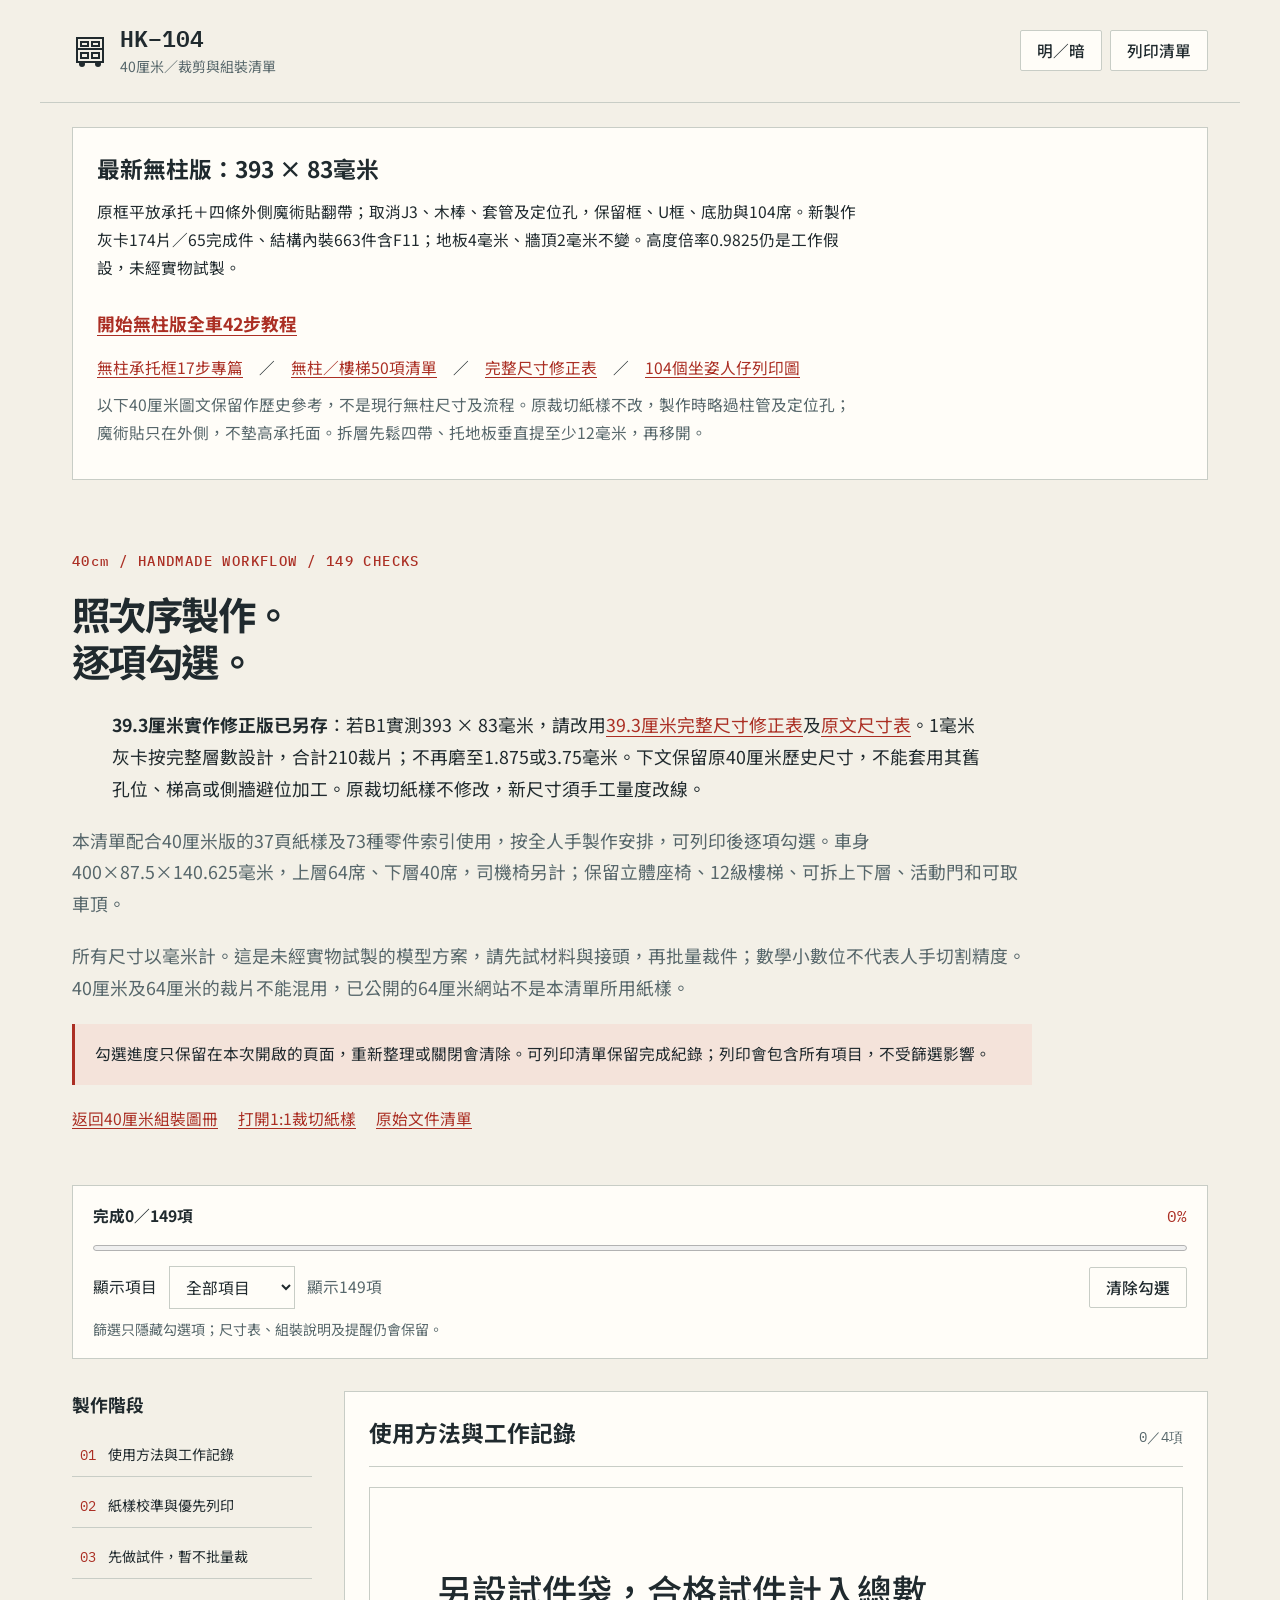
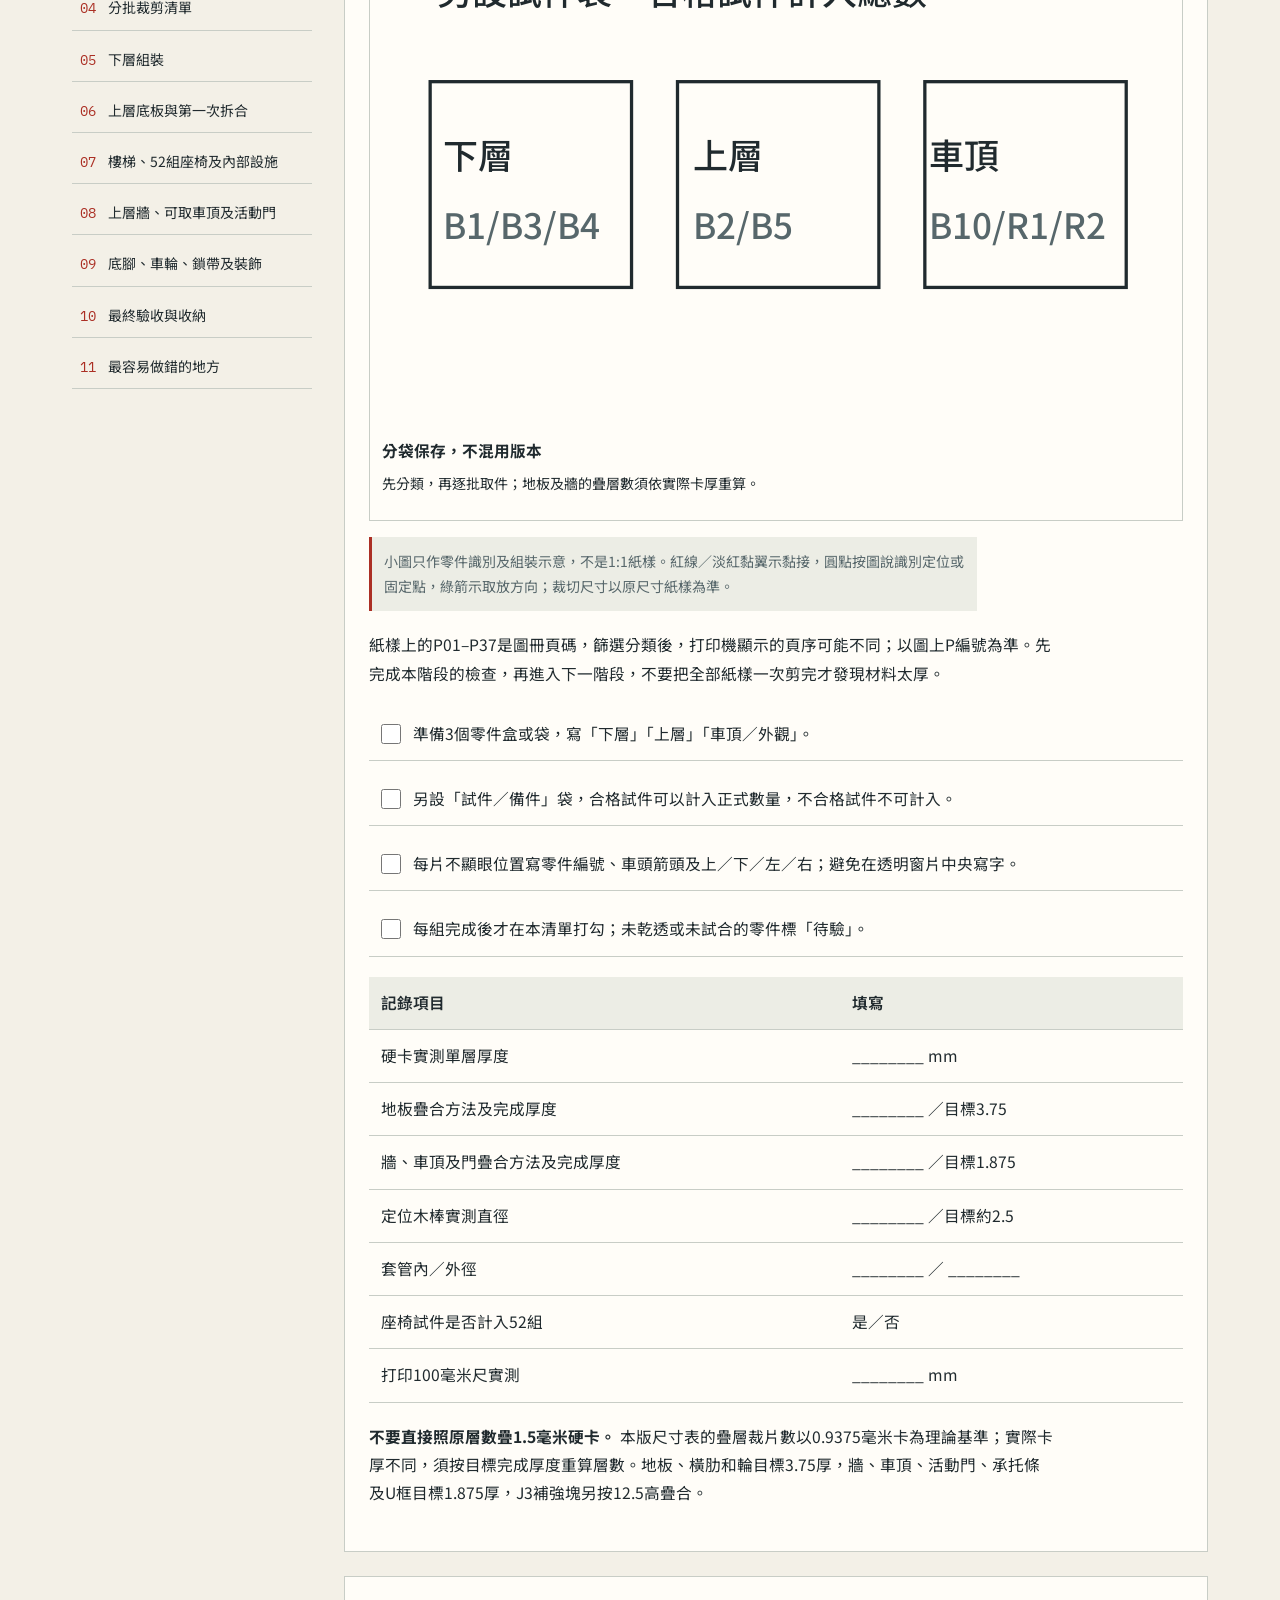
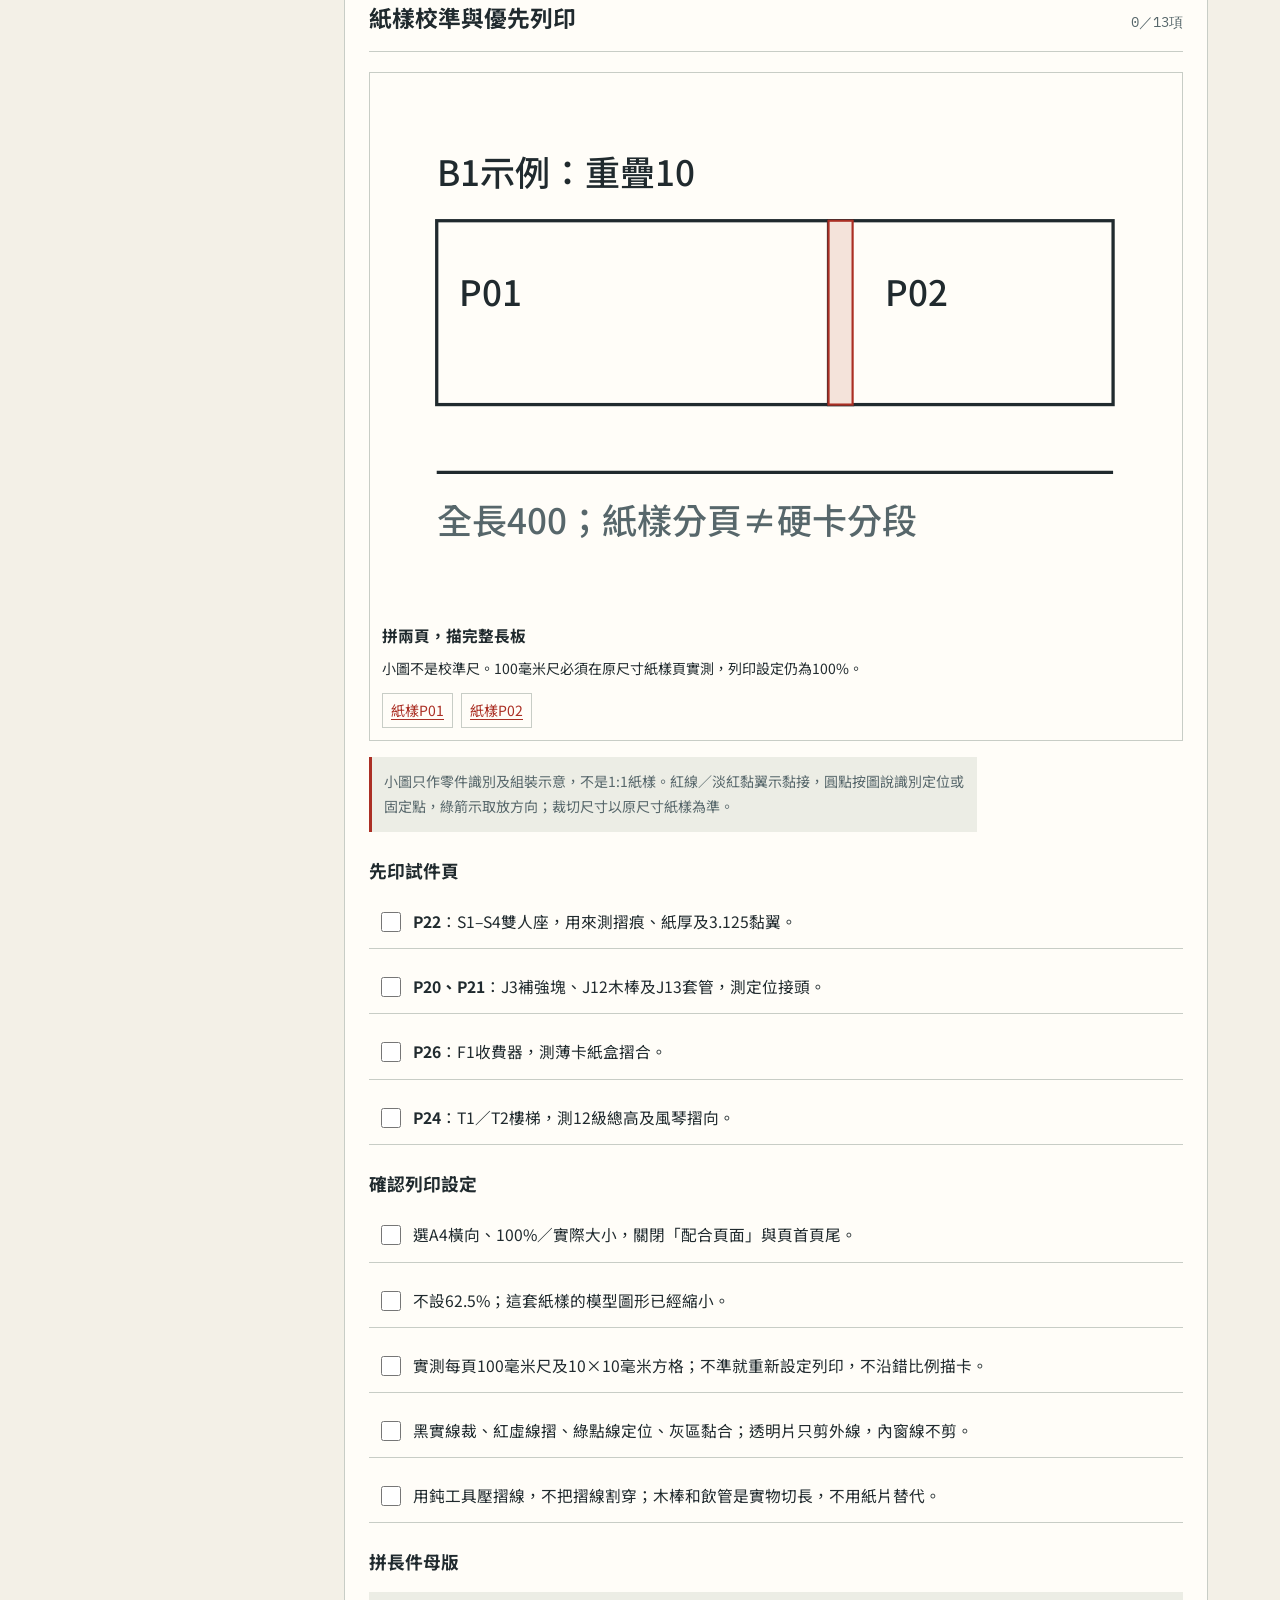
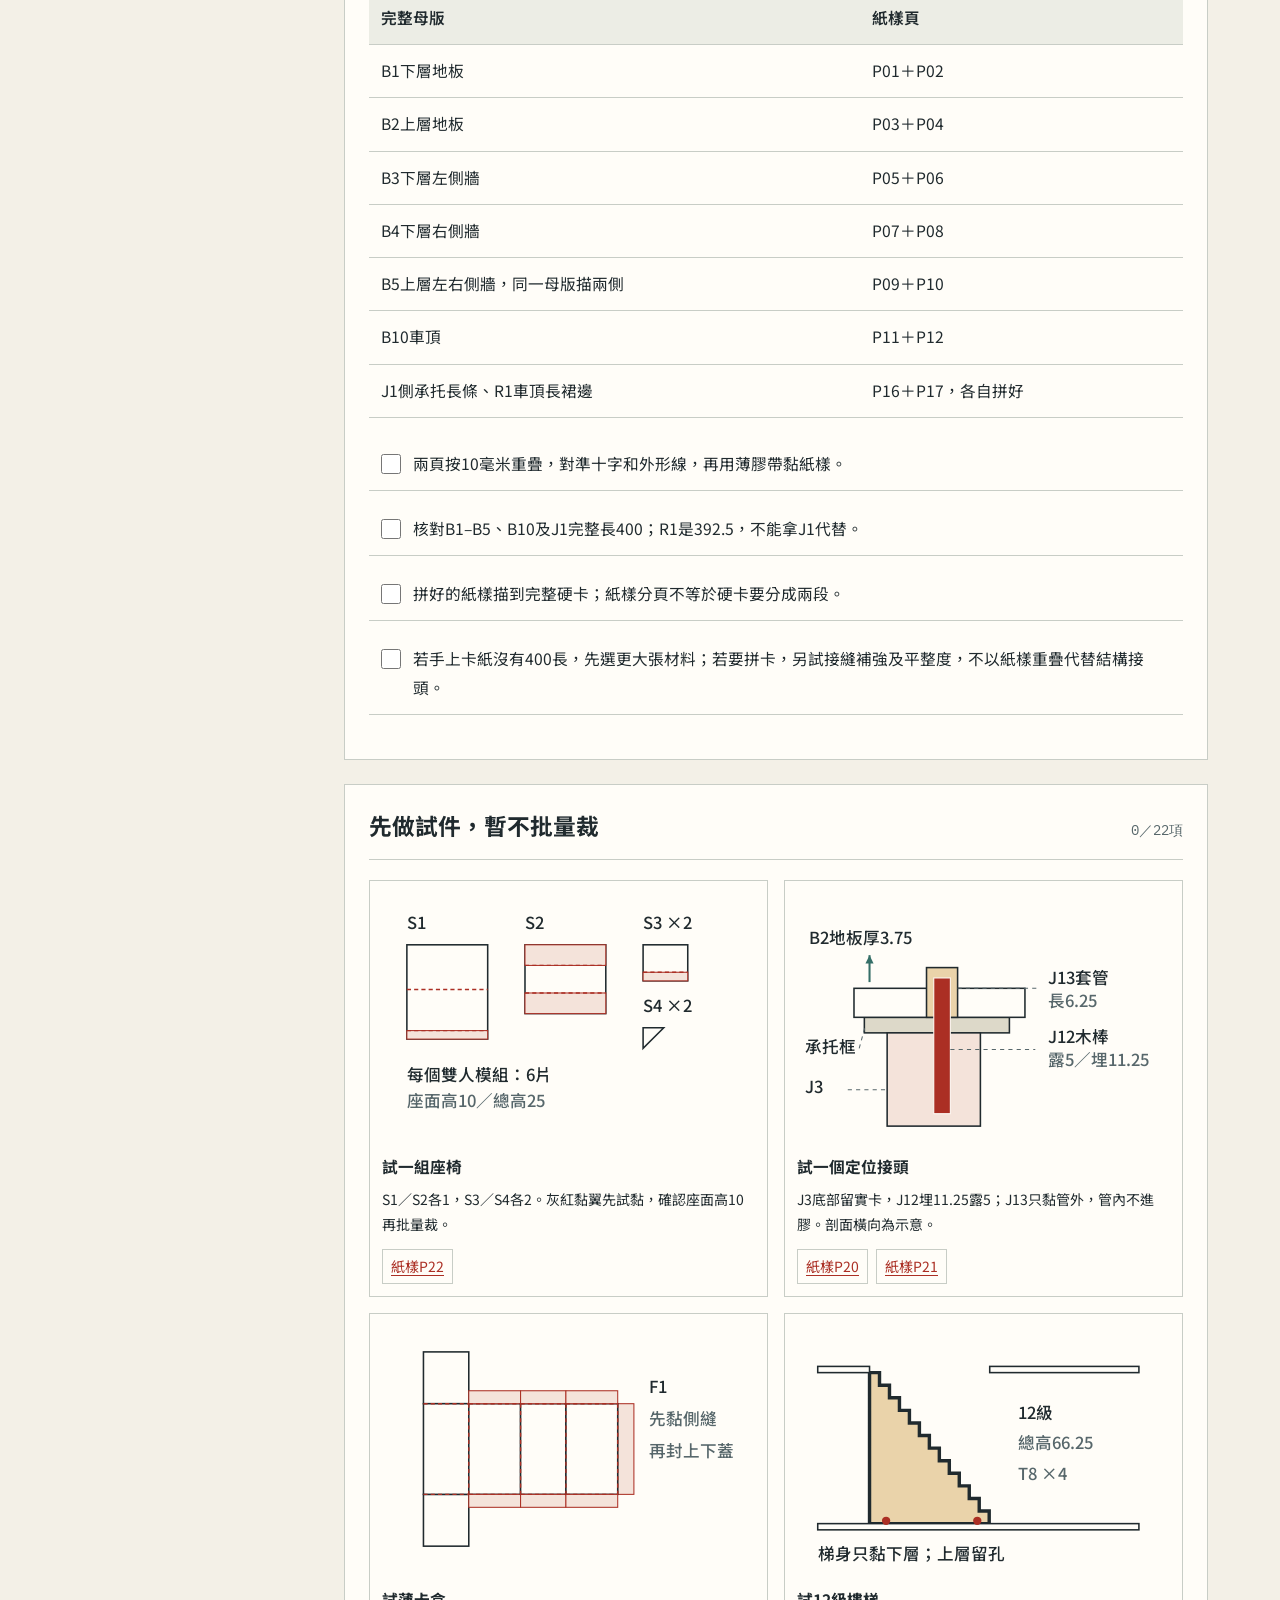
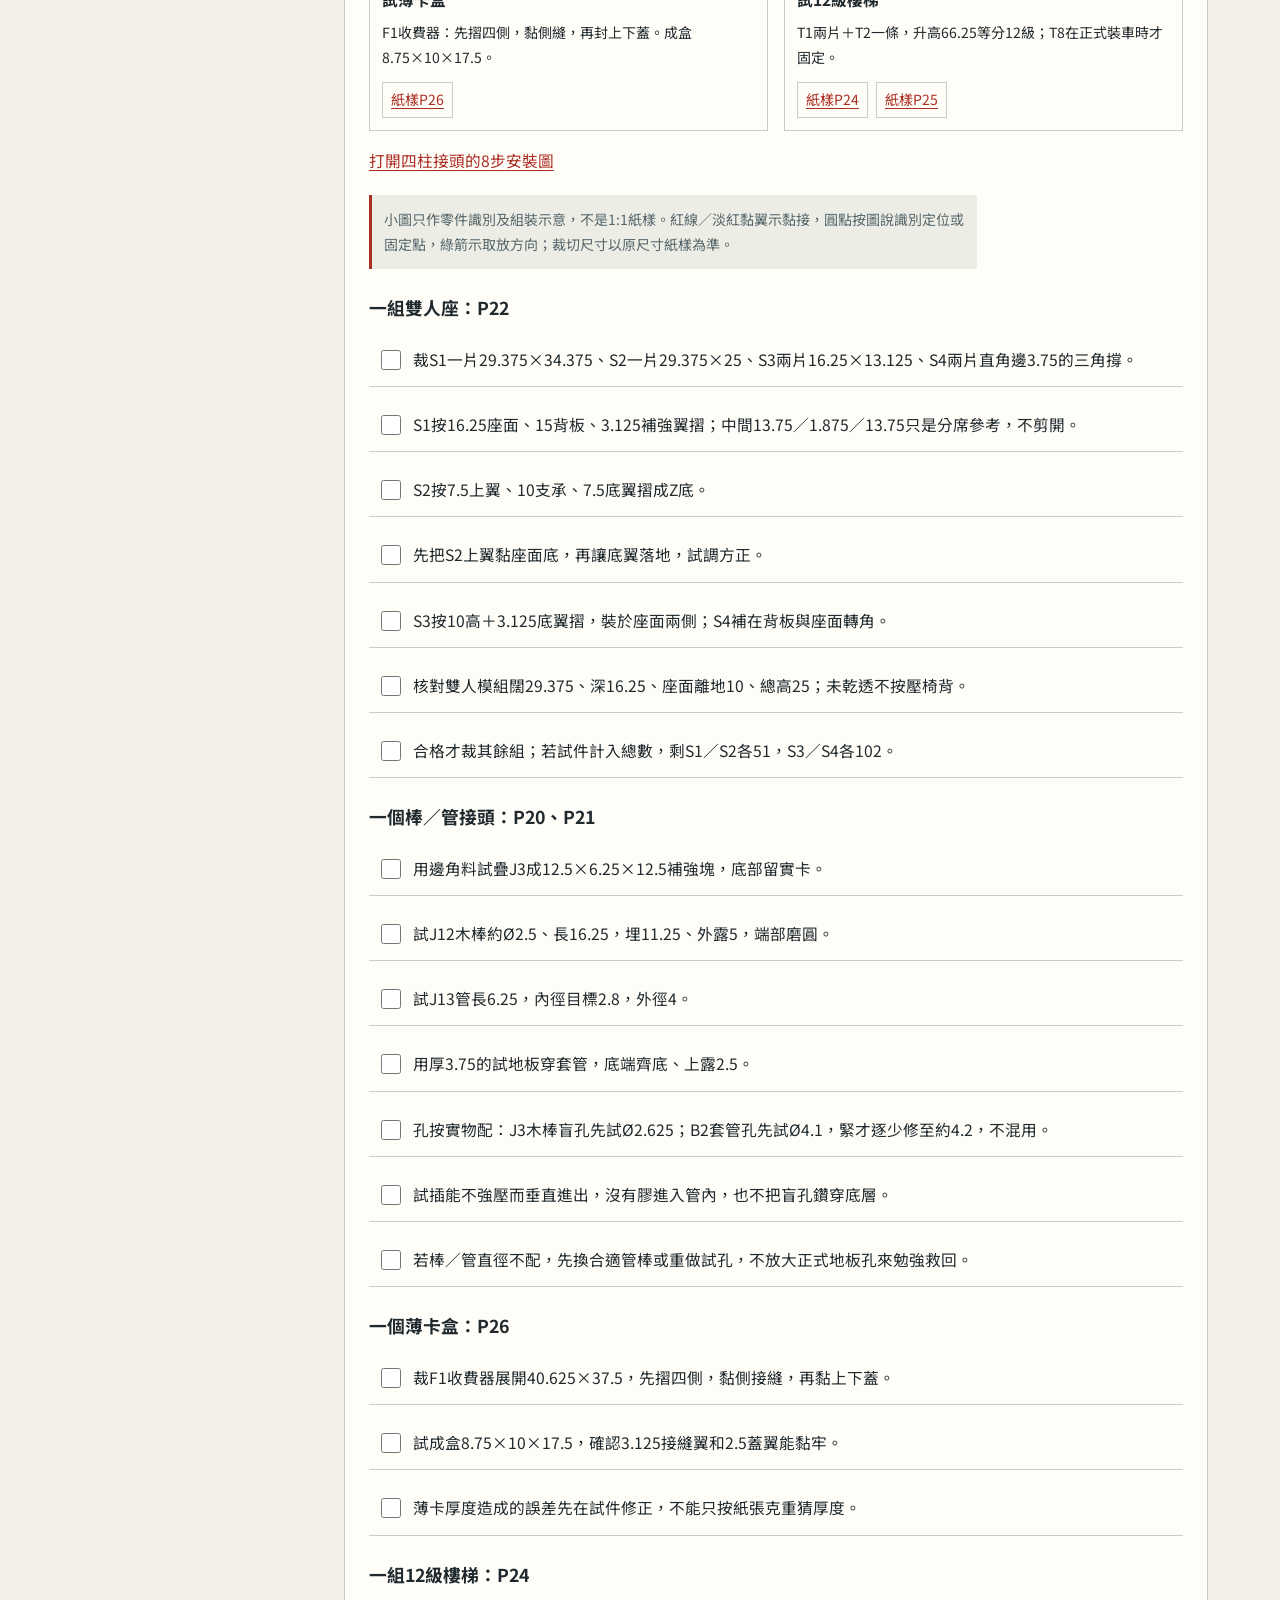
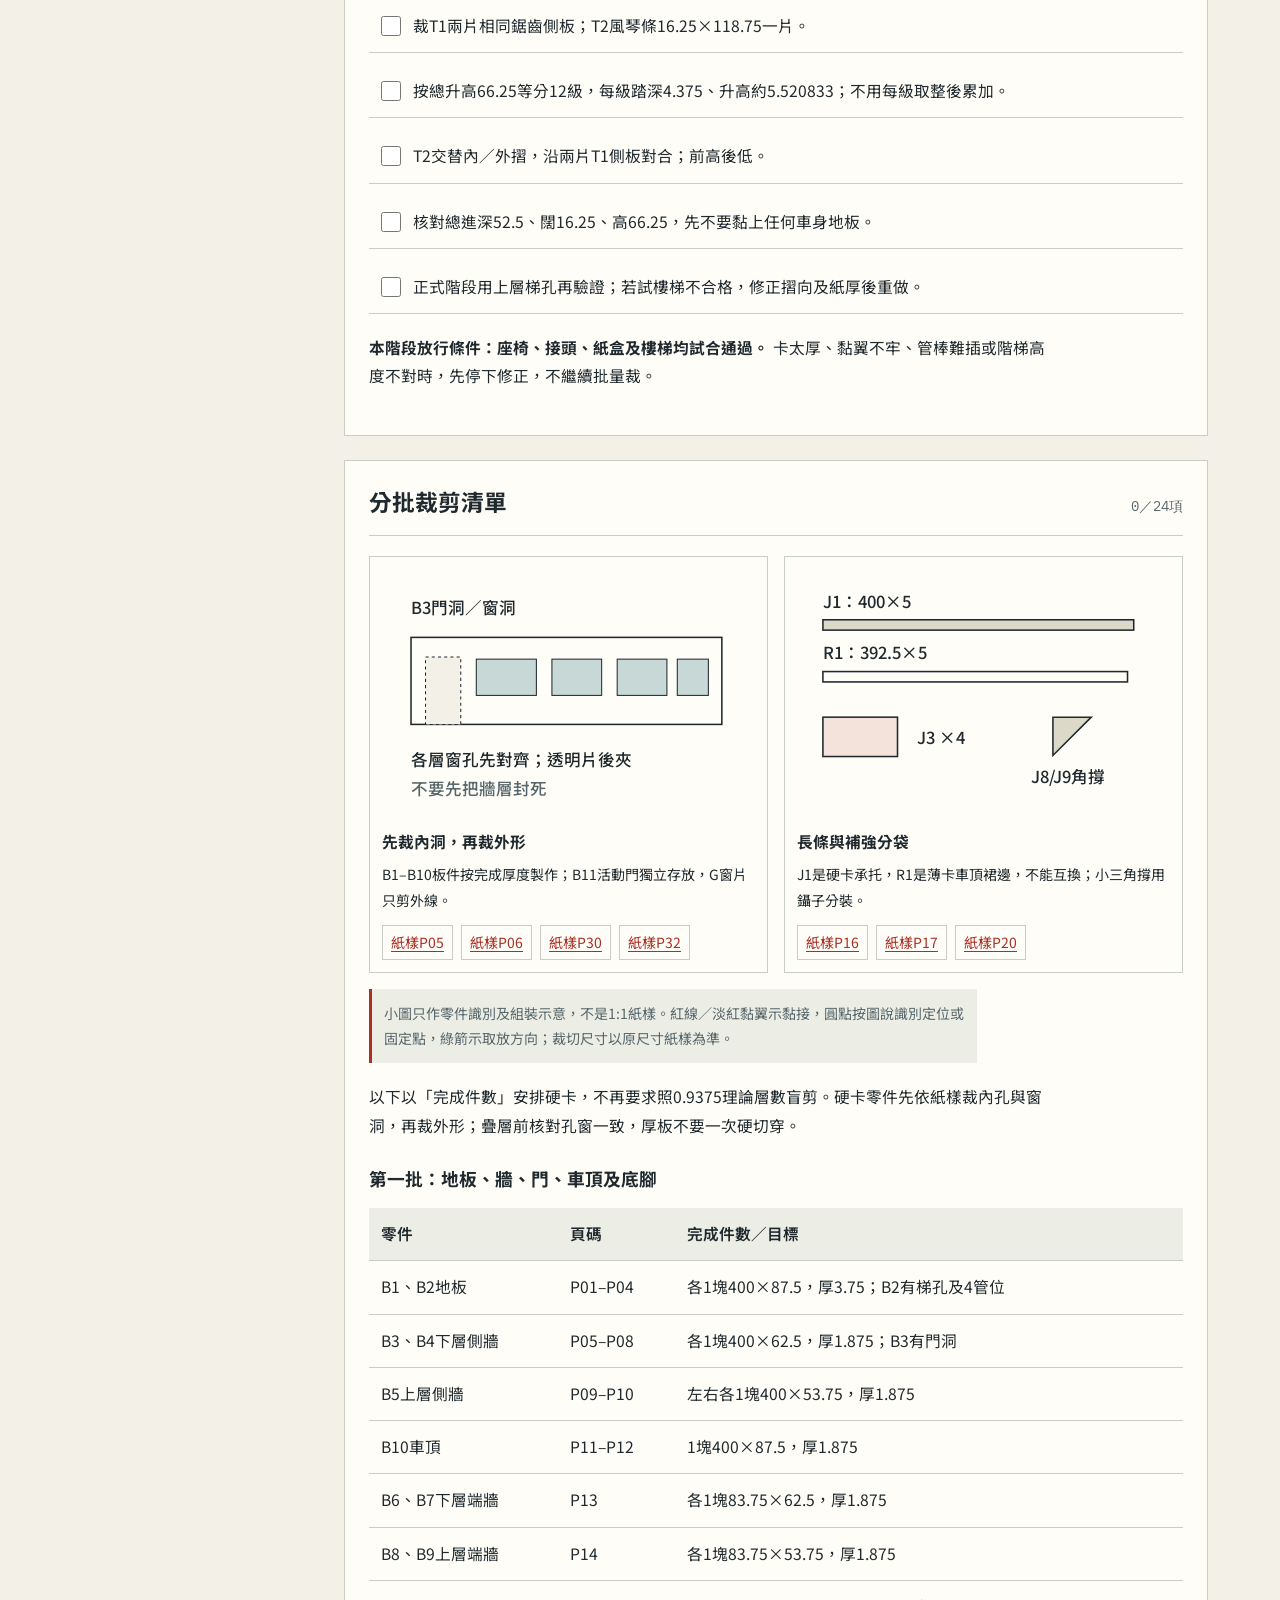
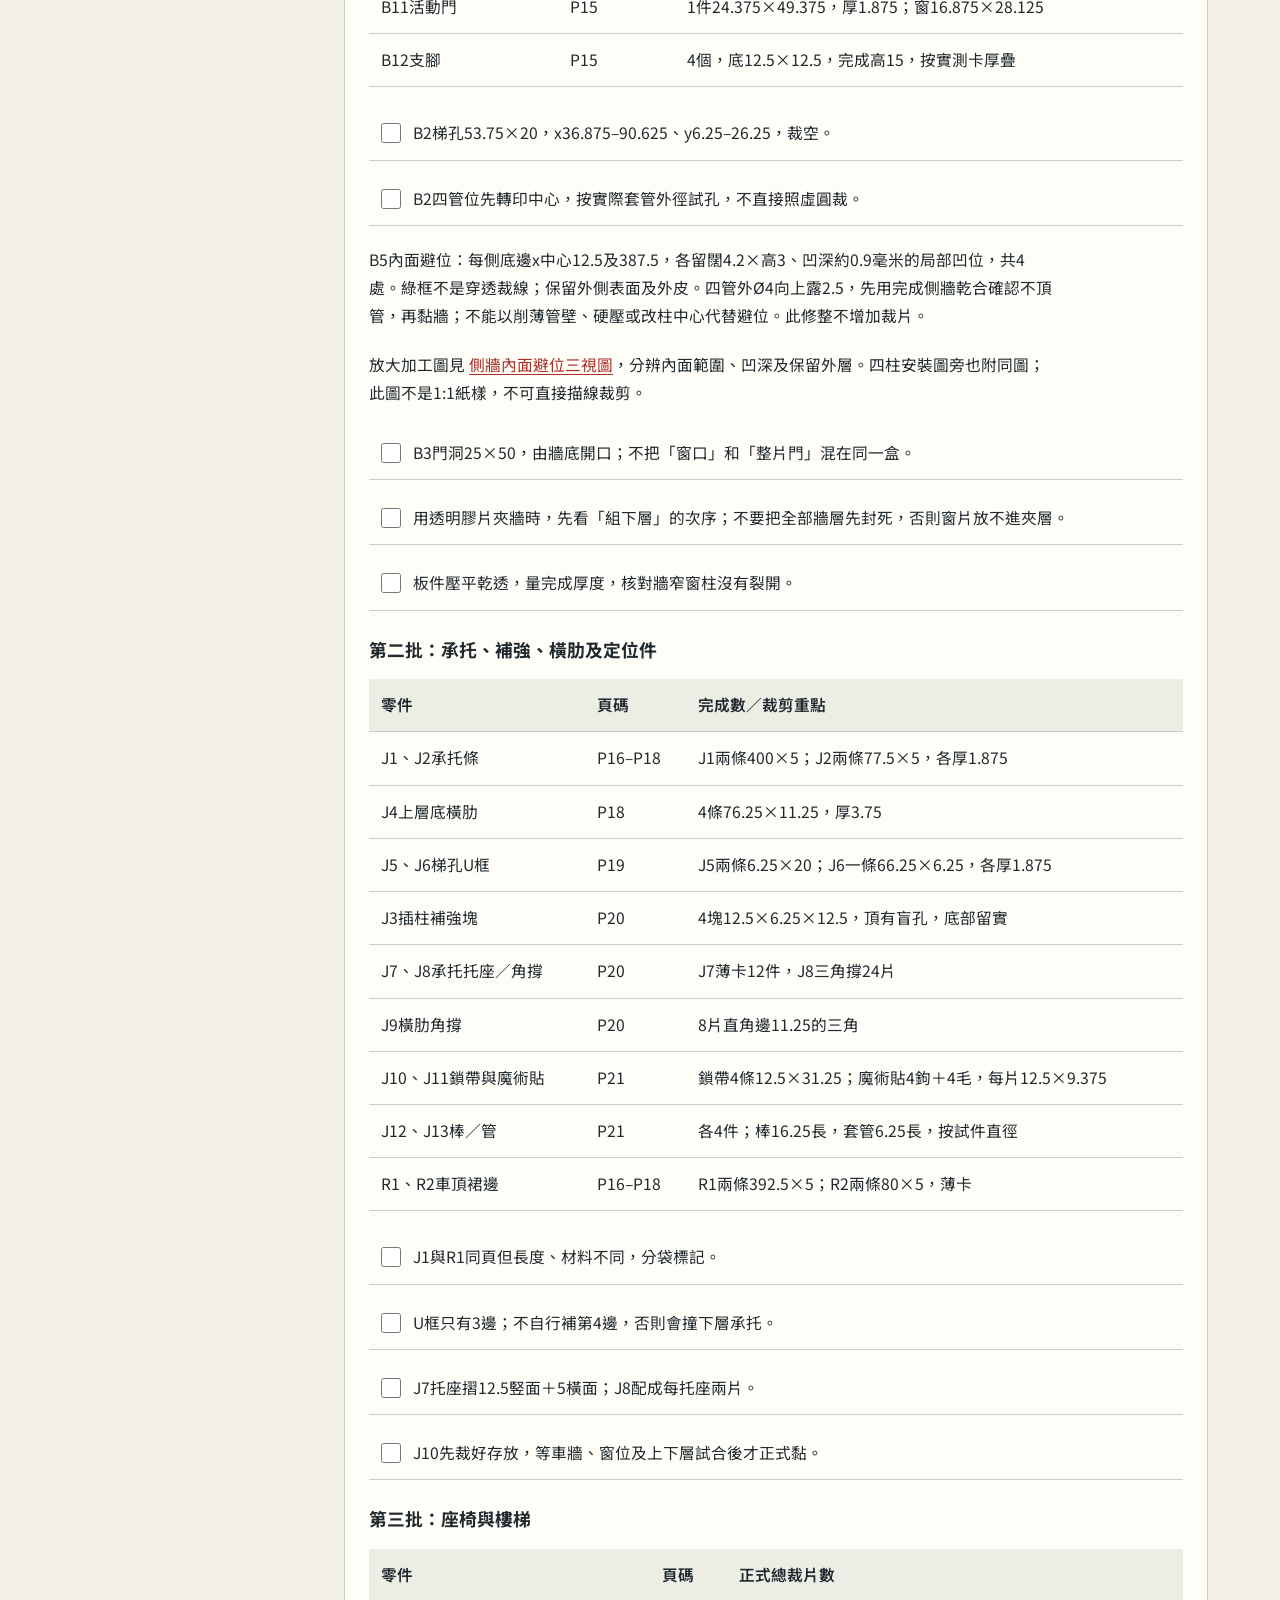
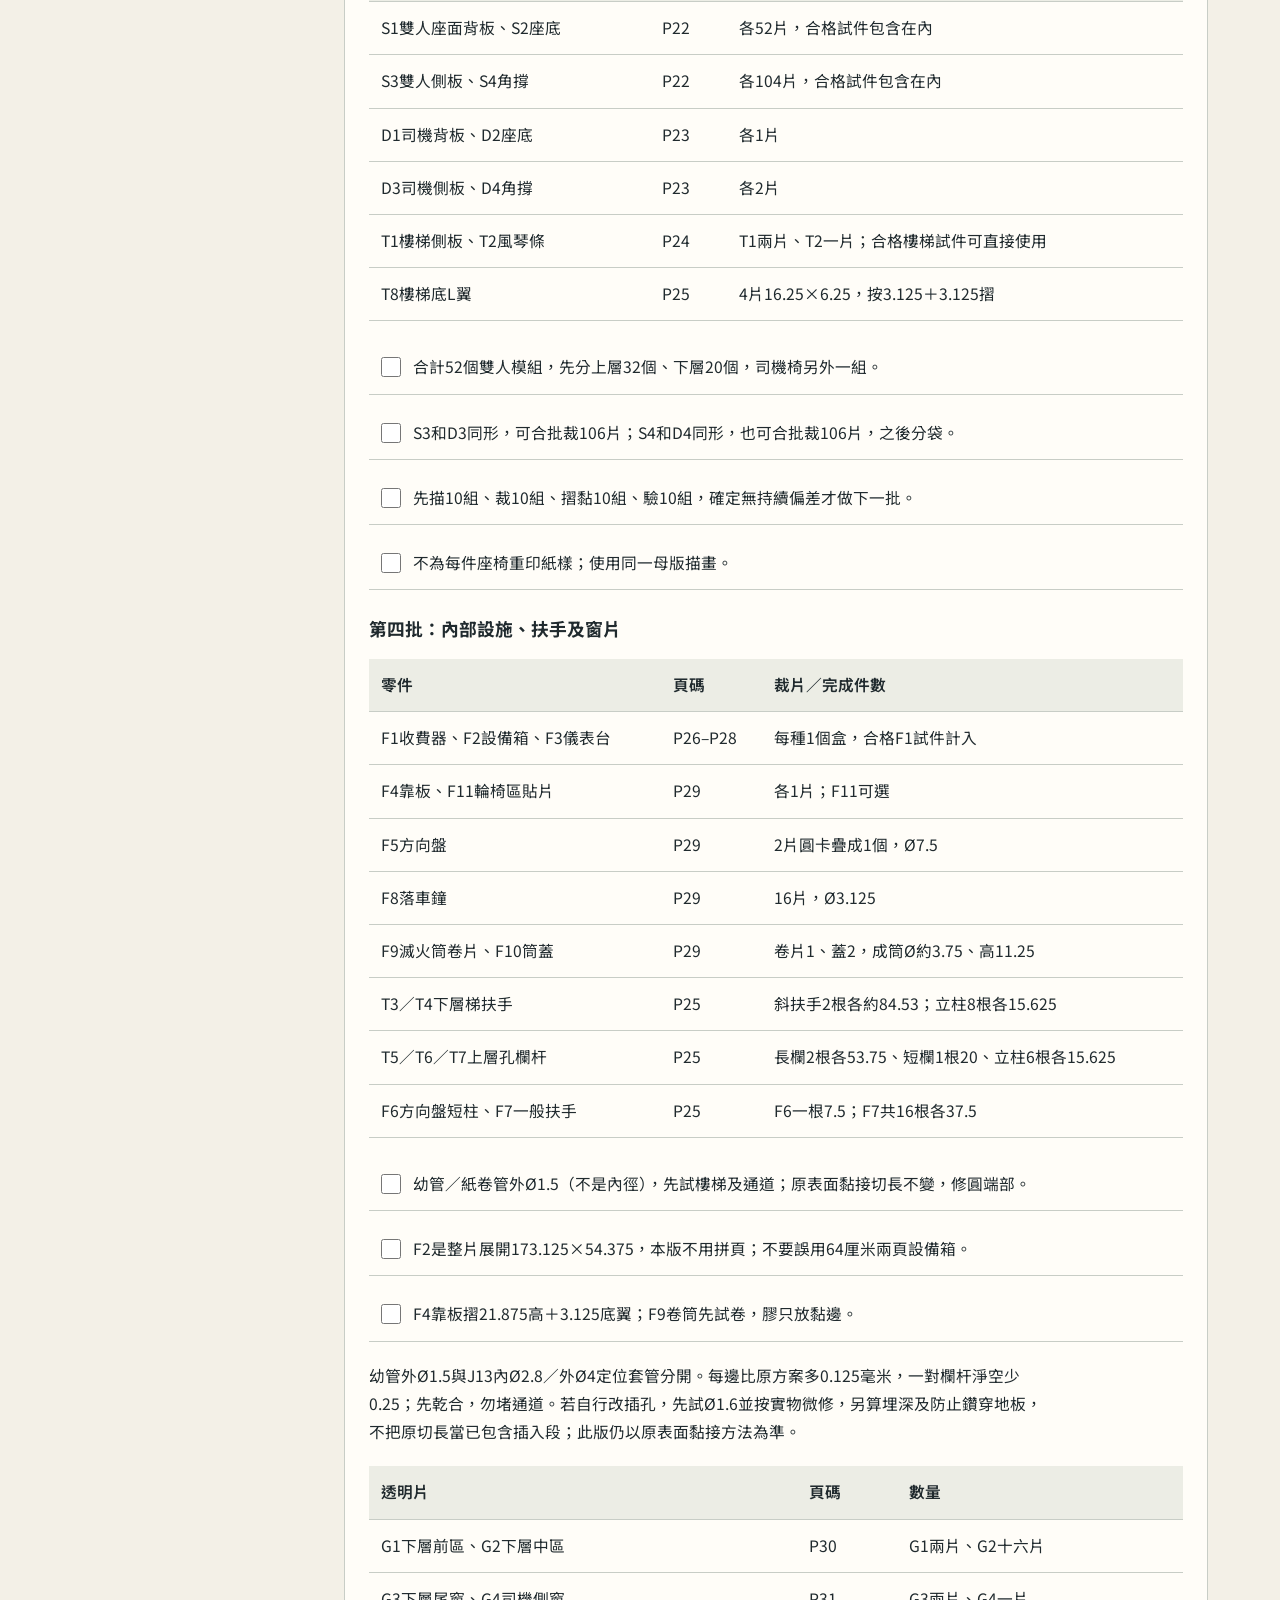
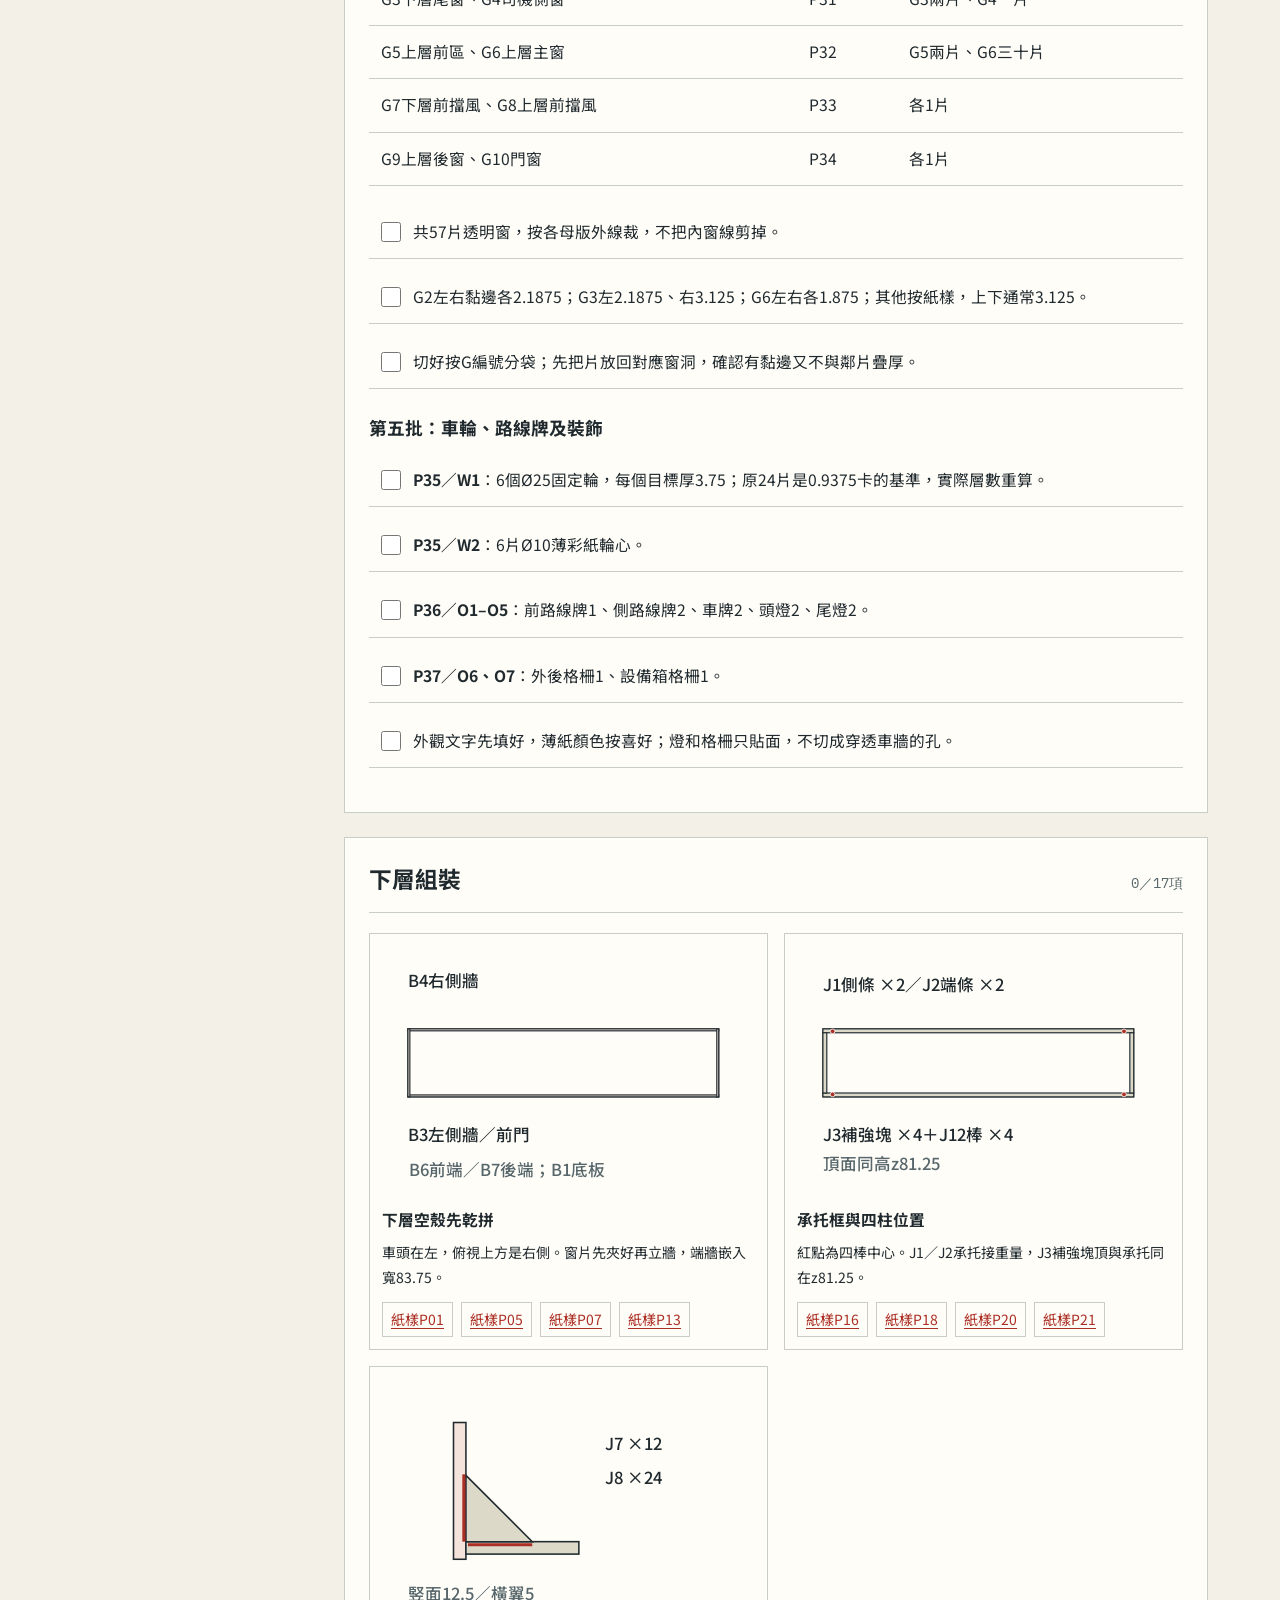
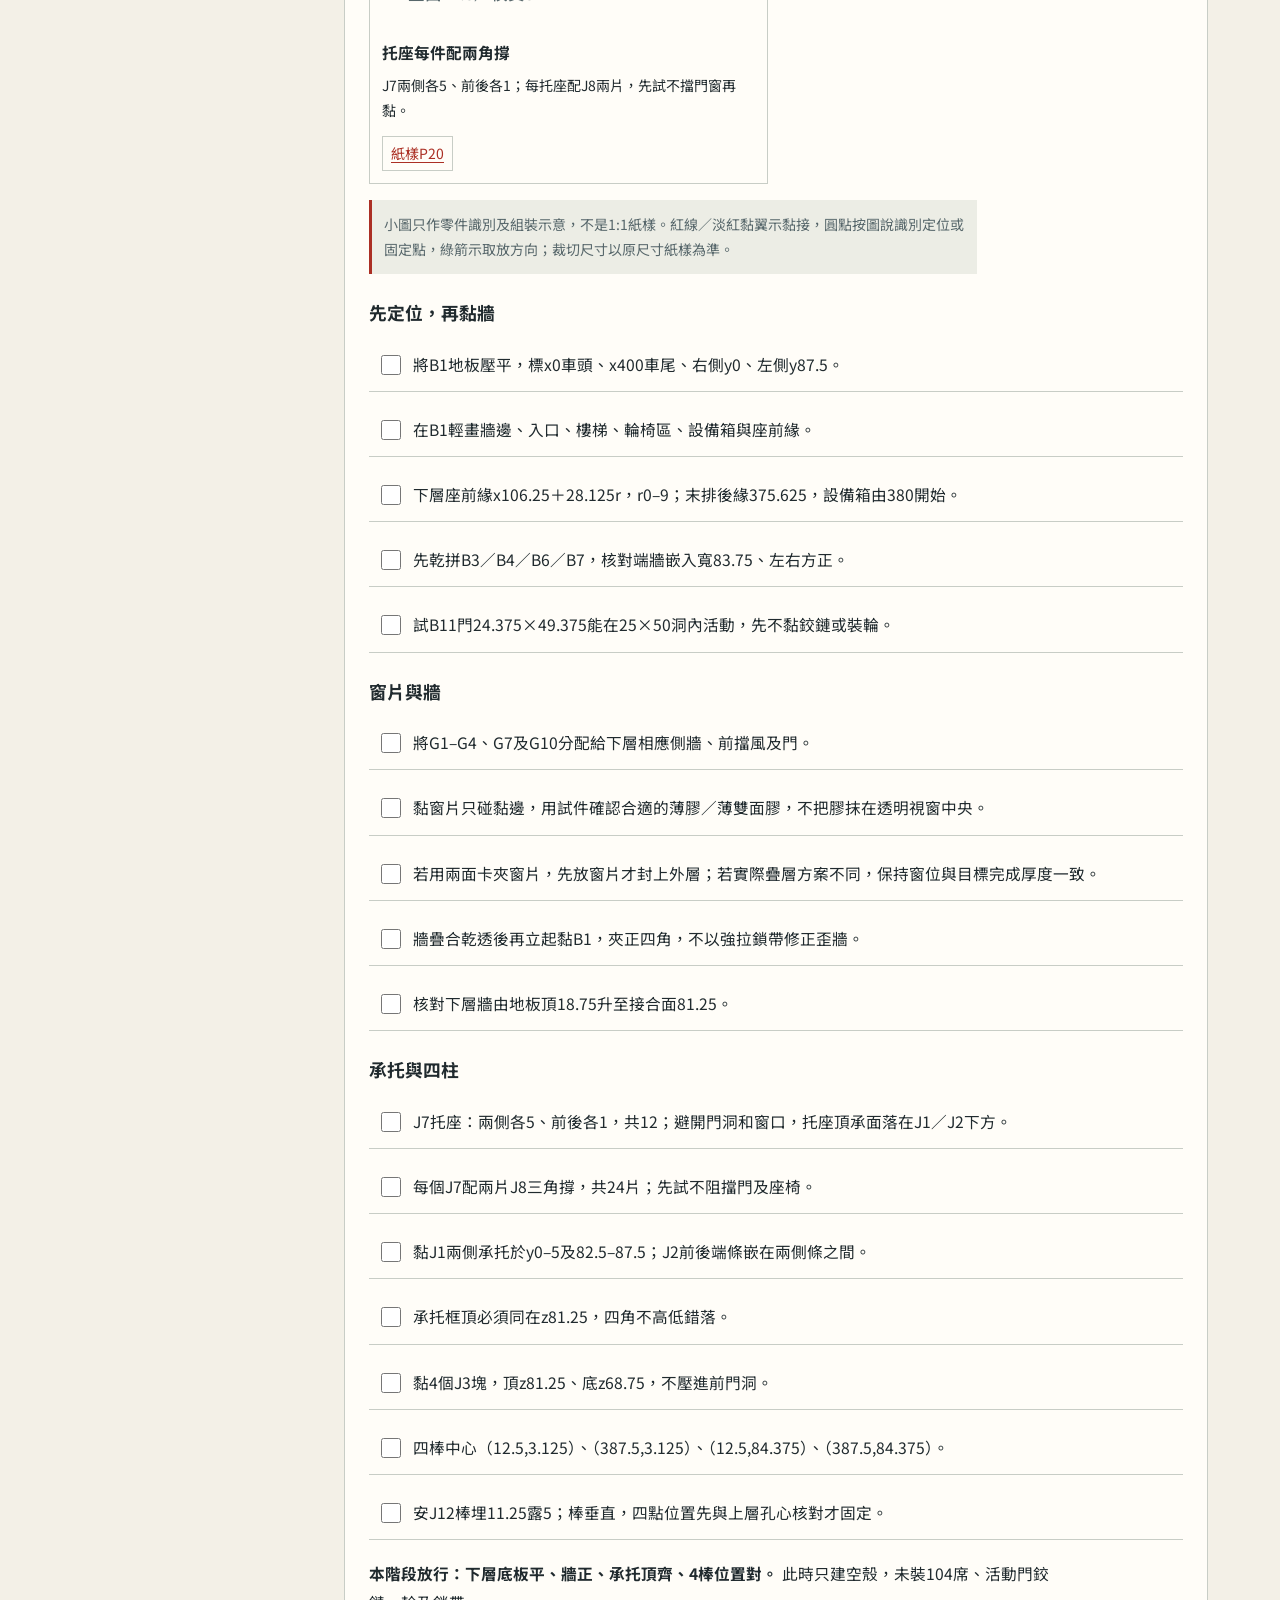
<file: hk104-bus-design-40/checklist-40-archive.html>
<!doctype html><html lang="zh-Hant"><head><meta charset="utf-8"><meta name="viewport" content="width=device-width,initial-scale=1"><title>HK-104 40厘米版可勾選裁剪與組裝清單</title><link href="https://fonts.googleapis.com/css2?family=Noto+Sans+TC:wght@400;500;600;700&family=IBM+Plex+Mono:wght@400;500;600&display=swap" rel="stylesheet"><link rel="stylesheet" href="style.css"><link rel="stylesheet" href="checklist.css"><link rel="stylesheet" href="revision-393.css"><script src="revision-notice.js" defer></script></head>
<body><header class="no-print"><a class="brand" href="index.html"><svg viewBox="0 0 36 36" width="36" height="36" aria-label="HK-104"><path d="M5 5h26v24H5zM5 16h26M9 9h7v4H9zM20 9h7v4h-7zM9 20h7v5H9zM20 20h7v5h-7z" fill="none" stroke="currentColor" stroke-width="2"/><circle cx="10" cy="31" r="3" fill="currentColor"/><circle cx="26" cy="31" r="3" fill="currentColor"/></svg><span>HK–104 <small>40厘米／裁剪與組裝清單</small></span></a><div class="tools"><button id="theme">明／暗</button><button id="print">列印清單</button></div></header>
<main><section class="check-intro"><div class="eyebrow">40cm / HANDMADE WORKFLOW / 149 CHECKS</div><h1>照次序製作。<br>逐項勾選。</h1><blockquote>
<p><strong>39.3厘米實作修正版已另存</strong>：若B1實測393 × 83毫米，請改用<a href="revision-393.html">39.3厘米完整尺寸修正表</a>及<a href="HK-104-39.3cm-%E5%B0%BA%E5%AF%B8%E4%BF%AE%E6%AD%A3%E8%88%87%E6%95%B4%E6%AF%AB%E7%B1%B3%E7%96%8A%E5%B1%A4%E8%A1%A8.md">原文尺寸表</a>。1毫米灰卡按完整層數設計，合計210裁片；不再磨至1.875或3.75毫米。下文保留原40厘米歷史尺寸，不能套用其舊孔位、梯高或側牆避位加工。原裁切紙樣不修改，新尺寸須手工量度改線。</p>
</blockquote>
<p>本清單配合40厘米版的37頁紙樣及73種零件索引使用，按全人手製作安排，可列印後逐項勾選。車身400×87.5×140.625毫米，上層64席、下層40席，司機椅另計；保留立體座椅、12級樓梯、可拆上下層、活動門和可取車頂。</p>
<p>所有尺寸以毫米計。這是未經實物試製的模型方案，請先試材料與接頭，再批量裁件；數學小數位不代表人手切割精度。40厘米及64厘米的裁片不能混用，已公開的64厘米網站不是本清單所用紙樣。</p>
<div class="note no-print">勾選進度只保留在本次開啟的頁面，重新整理或關閉會清除。可列印清單保留完成紀錄；列印會包含所有項目，不受篩選影響。</div><p class="check-links no-print"><a href="index.html">返回40厘米組裝圖冊</a><a href="cutting.html">打開1:1裁切紙樣</a><a href="HK-104-40cm-裁剪與組裝順序清單.md">原始文件清單</a></p></section>
<section class="progress-panel" aria-label="完成進度"><div class="progress-title"><b id="progress-text" aria-live="polite">完成0／149項</b><span id="progress-percent">0%</span></div><progress id="progress" value="0" max="149" aria-label="清單完成進度"></progress><div class="progress-controls no-print"><label for="task-filter">顯示項目</label><select id="task-filter"><option value="all">全部項目</option><option value="pending">未完成項目</option><option value="done">已完成項目</option></select><span id="visible-count"></span><button id="reset">清除勾選</button></div><p class="filter-note no-print">篩選只隱藏勾選項；尺寸表、組裝說明及提醒仍會保留。</p><div id="reset-confirm" class="reset-confirm no-print" hidden><span>要清除本頁所有完成標記嗎？</span><button id="reset-yes">確認清除</button><button id="reset-no">取消</button></div></section>
<div class="check-layout"><aside class="stage-nav no-print"><h2>製作階段</h2><ol><li><a href="#stage-1"><span class="stage-number">01</span><span>使用方法與工作記錄</span></a></li><li><a href="#stage-2"><span class="stage-number">02</span><span>紙樣校準與優先列印</span></a></li><li><a href="#stage-3"><span class="stage-number">03</span><span>先做試件，暫不批量裁</span></a></li><li><a href="#stage-4"><span class="stage-number">04</span><span>分批裁剪清單</span></a></li><li><a href="#stage-5"><span class="stage-number">05</span><span>下層組裝</span></a></li><li><a href="#stage-6"><span class="stage-number">06</span><span>上層底板與第一次拆合</span></a></li><li><a href="#stage-7"><span class="stage-number">07</span><span>樓梯、52組座椅及內部設施</span></a></li><li><a href="#stage-8"><span class="stage-number">08</span><span>上層牆、可取車頂及活動門</span></a></li><li><a href="#stage-9"><span class="stage-number">09</span><span>底腳、車輪、鎖帶及裝飾</span></a></li><li><a href="#stage-10"><span class="stage-number">10</span><span>最終驗收與收納</span></a></li><li><a href="#stage-11"><span class="stage-number">11</span><span>最容易做錯的地方</span></a></li></ol></aside><div class="check-content"><section class="check-stage" id="stage-1"><h2>使用方法與工作記錄</h2><div class="stage-figures" aria-label="本階段零件小圖"><figure class="part-figure" data-parts="B1 B2 B3 B4 B5 B10 R1 R2"><svg xmlns="http://www.w3.org/2000/svg" viewBox="0 0 360 240" role="img" aria-label="分袋保存，不混用版本"><title>分袋保存，不混用版本</title><rect x="22" y="83" width="92" height="94" class="paper"/><rect x="135" y="83" width="92" height="94" class="paper"/><rect x="248" y="83" width="92" height="94" class="paper"/><text x="28" y="123" class="label" text-anchor="start">下層</text><text x="142" y="123" class="label" text-anchor="start">上層</text><text x="250" y="123" class="label" text-anchor="start">車頂</text><text x="28" y="155" class="muted" text-anchor="start">B1/B3/B4</text><text x="142" y="155" class="muted" text-anchor="start">B2/B5</text><text x="250" y="155" class="muted" text-anchor="start">B10/R1/R2</text><text x="25" y="48" class="label" text-anchor="start">另設試件袋，合格試件計入總數</text></svg><figcaption><h3>分袋保存，不混用版本</h3><p>先分類，再逐批取件；地板及牆的疊層數須依實際卡厚重算。</p></figcaption></figure></div><p class="figure-note">小圖只作零件識別及組裝示意，不是1:1紙樣。紅線／淡紅黏翼示黏接，圓點按圖說識別定位或固定點，綠箭示取放方向；裁切尺寸以原尺寸紙樣為準。</p>
<p>紙樣上的P01–P37是圖冊頁碼，篩選分類後，打印機顯示的頁序可能不同；以圖上P編號為準。先完成本階段的檢查，再進入下一階段，不要把全部紙樣一次剪完才發現材料太厚。</p>
<ul>
<li><input disabled="" type="checkbox"> 準備3個零件盒或袋，寫「下層」「上層」「車頂／外觀」。</li>
<li><input disabled="" type="checkbox"> 另設「試件／備件」袋，合格試件可以計入正式數量，不合格試件不可計入。</li>
<li><input disabled="" type="checkbox"> 每片不顯眼位置寫零件編號、車頭箭頭及上／下／左／右；避免在透明窗片中央寫字。</li>
<li><input disabled="" type="checkbox"> 每組完成後才在本清單打勾；未乾透或未試合的零件標「待驗」。</li>
</ul>
<table>
<thead>
<tr>
<th>記錄項目</th>
<th>填寫</th>
</tr>
</thead>
<tbody><tr>
<td>硬卡實測單層厚度</td>
<td>________ mm</td>
</tr>
<tr>
<td>地板疊合方法及完成厚度</td>
<td>________ ／目標3.75</td>
</tr>
<tr>
<td>牆、車頂及門疊合方法及完成厚度</td>
<td>________ ／目標1.875</td>
</tr>
<tr>
<td>定位木棒實測直徑</td>
<td>________ ／目標約2.5</td>
</tr>
<tr>
<td>套管內／外徑</td>
<td>________ ／ ________</td>
</tr>
<tr>
<td>座椅試件是否計入52組</td>
<td>是／否</td>
</tr>
<tr>
<td>打印100毫米尺實測</td>
<td>________ mm</td>
</tr>
</tbody></table>
<p><strong>不要直接照原層數疊1.5毫米硬卡。</strong> 本版尺寸表的疊層裁片數以0.9375毫米卡為理論基準；實際卡厚不同，須按目標完成厚度重算層數。地板、橫肋和輪目標3.75厚，牆、車頂、活動門、承托條及U框目標1.875厚，J3補強塊另按12.5高疊合。</p>
</section><section class="check-stage" id="stage-2"><h2>紙樣校準與優先列印</h2><div class="stage-figures" aria-label="本階段零件小圖"><figure class="part-figure" data-parts="B1"><svg xmlns="http://www.w3.org/2000/svg" viewBox="0 0 360 240" role="img" aria-label="拼兩頁，描完整長板"><title>拼兩頁，描完整長板</title><rect x="25" y="62" width="190" height="84" class="paper"/><rect x="204" y="62" width="130" height="84" class="paper"/><rect x="204" y="62" width="11" height="84" class="glue-zone"/><text x="35" y="101" class="label" text-anchor="start">P01</text><text x="230" y="101" class="label" text-anchor="start">P02</text><text x="25" y="46" class="label" text-anchor="start">B1示例：重疊10</text><line x1="25" y1="177" x2="334" y2="177" class="edge"/><text x="25" y="205" class="muted" text-anchor="start">全長400；紙樣分頁≠硬卡分段</text></svg><figcaption><h3>拼兩頁，描完整長板</h3><p>小圖不是校準尺。100毫米尺必須在原尺寸紙樣頁實測，列印設定仍為100%。</p><div class="figure-links no-print"><a href="cutting.html#cut-P01">紙樣P01</a><a href="cutting.html#cut-P02">紙樣P02</a></div></figcaption></figure></div><p class="figure-note">小圖只作零件識別及組裝示意，不是1:1紙樣。紅線／淡紅黏翼示黏接，圓點按圖說識別定位或固定點，綠箭示取放方向；裁切尺寸以原尺寸紙樣為準。</p>
<h3>先印試件頁</h3>
<ul>
<li><input disabled="" type="checkbox"> <strong>P22</strong>：S1–S4雙人座，用來測摺痕、紙厚及3.125黏翼。</li>
<li><input disabled="" type="checkbox"> <strong>P20、P21</strong>：J3補強塊、J12木棒及J13套管，測定位接頭。</li>
<li><input disabled="" type="checkbox"> <strong>P26</strong>：F1收費器，測薄卡紙盒摺合。</li>
<li><input disabled="" type="checkbox"> <strong>P24</strong>：T1／T2樓梯，測12級總高及風琴摺向。</li>
</ul>
<h3>確認列印設定</h3>
<ul>
<li><input disabled="" type="checkbox"> 選A4橫向、100%／實際大小，關閉「配合頁面」與頁首頁尾。</li>
<li><input disabled="" type="checkbox"> 不設62.5%；這套紙樣的模型圖形已經縮小。</li>
<li><input disabled="" type="checkbox"> 實測每頁100毫米尺及10×10毫米方格；不準就重新設定列印，不沿錯比例描卡。</li>
<li><input disabled="" type="checkbox"> 黑實線裁、紅虛線摺、綠點線定位、灰區黏合；透明片只剪外線，內窗線不剪。</li>
<li><input disabled="" type="checkbox"> 用鈍工具壓摺線，不把摺線割穿；木棒和飲管是實物切長，不用紙片替代。</li>
</ul>
<h3>拼長件母版</h3>
<table>
<thead>
<tr>
<th>完整母版</th>
<th>紙樣頁</th>
</tr>
</thead>
<tbody><tr>
<td>B1下層地板</td>
<td>P01＋P02</td>
</tr>
<tr>
<td>B2上層地板</td>
<td>P03＋P04</td>
</tr>
<tr>
<td>B3下層左側牆</td>
<td>P05＋P06</td>
</tr>
<tr>
<td>B4下層右側牆</td>
<td>P07＋P08</td>
</tr>
<tr>
<td>B5上層左右側牆，同一母版描兩側</td>
<td>P09＋P10</td>
</tr>
<tr>
<td>B10車頂</td>
<td>P11＋P12</td>
</tr>
<tr>
<td>J1側承托長條、R1車頂長裙邊</td>
<td>P16＋P17，各自拼好</td>
</tr>
</tbody></table>
<ul>
<li><input disabled="" type="checkbox"> 兩頁按10毫米重疊，對準十字和外形線，再用薄膠帶黏紙樣。</li>
<li><input disabled="" type="checkbox"> 核對B1–B5、B10及J1完整長400；R1是392.5，不能拿J1代替。</li>
<li><input disabled="" type="checkbox"> 拼好的紙樣描到完整硬卡；紙樣分頁不等於硬卡要分成兩段。</li>
<li><input disabled="" type="checkbox"> 若手上卡紙沒有400長，先選更大張材料；若要拼卡，另試接縫補強及平整度，不以紙樣重疊代替結構接頭。</li>
</ul>
</section><section class="check-stage" id="stage-3"><h2>先做試件，暫不批量裁</h2><div class="stage-figures" aria-label="本階段零件小圖"><figure class="part-figure" data-parts="S1 S2 S3 S4"><svg xmlns="http://www.w3.org/2000/svg" viewBox="0 0 360 240" role="img" aria-label="試一組座椅"><title>試一組座椅</title><rect x="24" y="50" width="78" height="91" class="paper"/><rect x="24" y="132.8" width="78" height="8.2" class="glue-zone"/><line x1="24" y1="93.1" x2="102" y2="93.1" class="fold"/><line x1="24" y1="132.8" x2="102" y2="132.8" class="fold"/><text x="24" y="35" class="label" text-anchor="start">S1</text><rect x="138" y="50" width="78" height="66.4" class="paper"/><rect x="138" y="50" width="78" height="19.9" class="glue-zone"/><rect x="138" y="96.5" width="78" height="19.9" class="glue-zone"/><line x1="138" y1="69.9" x2="216" y2="69.9" class="fold"/><line x1="138" y1="96.5" x2="216" y2="96.5" class="fold"/><text x="138" y="35" class="label" text-anchor="start">S2</text><rect x="252" y="50" width="43.1" height="34.8" class="paper"/><rect x="252" y="76.5" width="43.1" height="8.3" class="glue-zone"/><line x1="252" y1="76.5" x2="295.1" y2="76.5" class="fold"/><text x="252" y="35" class="label" text-anchor="start">S3 ×2</text><polygon points="252,130 271.9,130 252,149.9" class="paper"/><text x="252" y="115" class="label" text-anchor="start">S4 ×2</text><text x="24" y="181" class="label" text-anchor="start">每個雙人模組：6片</text><text x="24" y="207" class="muted" text-anchor="start">座面高10／總高25</text></svg><figcaption><h3>試一組座椅</h3><p>S1／S2各1，S3／S4各2。灰紅黏翼先試黏，確認座面高10再批量裁。</p><div class="figure-links no-print"><a href="cutting.html#cut-P22">紙樣P22</a></div></figcaption></figure><figure class="part-figure" data-parts="J3 J12 J13 B2"><svg xmlns="http://www.w3.org/2000/svg" viewBox="0 0 360 240" role="img" aria-label="試一個定位接頭"><title>試一個定位接頭</title><rect x="65" y="120" width="140" height="15" class="support"/><rect x="87" y="135" width="90" height="90" class="part"/><rect x="55" y="92" width="165" height="28" class="paper"/><rect x="125" y="72" width="30" height="48" class="tube"/><rect x="132" y="82" width="16" height="131" class="pin"/><text x="242" y="88" class="label" text-anchor="start">J13套管</text><text x="242" y="110" class="muted" text-anchor="start">長6.25</text><line x1="155" y1="92" x2="231" y2="92" class="guide"/><text x="242" y="145" class="label" text-anchor="start">J12木棒</text><text x="242" y="167" class="muted" text-anchor="start">露5／埋11.25</text><line x1="148" y1="151" x2="230" y2="151" class="guide"/><text x="12" y="49" class="label" text-anchor="start">B2地板厚3.75</text><line x1="70" y1="86" x2="70" y2="60" class="move"/><polygon points="70,60 73.91468980700107,68.10402392117409 66.08531019299893,68.10402392117409" class="arrowhead"/><text x="8" y="154" class="label" text-anchor="start">承托框</text><line x1="60" y1="150" x2="66" y2="128" class="guide"/><text x="8" y="193" class="label" text-anchor="start">J3</text><line x1="49" y1="190" x2="87" y2="190" class="guide"/></svg><figcaption><h3>試一個定位接頭</h3><p>J3底部留實卡，J12埋11.25露5；J13只黏管外，管內不進膠。剖面橫向為示意。</p><div class="figure-links no-print"><a href="cutting.html#cut-P20">紙樣P20</a><a href="cutting.html#cut-P21">紙樣P21</a></div></figcaption></figure><figure class="part-figure" data-parts="F1"><svg xmlns="http://www.w3.org/2000/svg" viewBox="0 0 360 240" role="img" aria-label="試薄卡盒"><title>試薄卡盒</title><rect x="40" y="25" width="43.75" height="50" class="paper"/><rect x="40" y="162.5" width="43.75" height="50" class="paper"/><rect x="227.5" y="75" width="15.625" height="87.5" class="glue-zone"/><rect x="40" y="75" width="43.75" height="87.5" class="paper"/><line x1="40" y1="75" x2="83.75" y2="75" class="fold"/><line x1="40" y1="162.5" x2="83.75" y2="162.5" class="fold"/><rect x="83.75" y="75" width="50" height="87.5" class="paper"/><rect x="83.75" y="62.5" width="50" height="12.5" class="glue-zone"/><rect x="83.75" y="162.5" width="50" height="12.5" class="glue-zone"/><line x1="83.75" y1="75" x2="133.75" y2="75" class="fold"/><line x1="83.75" y1="162.5" x2="133.75" y2="162.5" class="fold"/><rect x="133.75" y="75" width="43.75" height="87.5" class="paper"/><rect x="133.75" y="62.5" width="43.75" height="12.5" class="glue-zone"/><rect x="133.75" y="162.5" width="43.75" height="12.5" class="glue-zone"/><line x1="133.75" y1="75" x2="177.5" y2="75" class="fold"/><line x1="133.75" y1="162.5" x2="177.5" y2="162.5" class="fold"/><rect x="177.5" y="75" width="50" height="87.5" class="paper"/><rect x="177.5" y="62.5" width="50" height="12.5" class="glue-zone"/><rect x="177.5" y="162.5" width="50" height="12.5" class="glue-zone"/><line x1="177.5" y1="75" x2="227.5" y2="75" class="fold"/><line x1="177.5" y1="162.5" x2="227.5" y2="162.5" class="fold"/><line x1="83.75" y1="75" x2="83.75" y2="162.5" class="fold"/><line x1="133.75" y1="75" x2="133.75" y2="162.5" class="fold"/><line x1="177.5" y1="75" x2="177.5" y2="162.5" class="fold"/><line x1="227.5" y1="75" x2="227.5" y2="162.5" class="fold"/><text x="258" y="65" class="label" text-anchor="start">F1</text><text x="258" y="96" class="muted" text-anchor="start">先黏側縫</text><text x="258" y="126" class="muted" text-anchor="start">再封上下蓋</text></svg><figcaption><h3>試薄卡盒</h3><p>F1收費器：先摺四側，黏側縫，再封上下蓋。成盒8.75×10×17.5。</p><div class="figure-links no-print"><a href="cutting.html#cut-P26">紙樣P26</a></div></figcaption></figure><figure class="part-figure" data-parts="T1 T2 T8"><svg xmlns="http://www.w3.org/2000/svg" viewBox="0 0 360 240" role="img" aria-label="試12級樓梯"><title>試12級樓梯</title><g transform="translate(70 45) scale(2.2)"><polygon points="0,0 4.375,0 4.375,5.520833333333333 8.75,5.520833333333333 8.75,11.041666666666666 13.125,11.041666666666666 13.125,16.5625 17.5,16.5625 17.5,22.083333333333332 21.875,22.083333333333332 21.875,27.604166666666668 26.25,27.604166666666668 26.25,33.125 30.625,33.125 30.625,38.645833333333336 35,38.645833333333336 35,44.166666666666664 39.375,44.166666666666664 39.375,49.6875 43.75,49.6875 43.75,55.208333333333336 48.125,55.208333333333336 48.125,60.729166666666664 52.5,60.729166666666664 52.5,66.25 0,66.25" class="stair"/></g><rect x="20" y="39" width="50" height="6" class="paper"/><rect x="186" y="39" width="144" height="6" class="paper"/><rect x="20" y="190.75" width="310" height="6" class="paper"/><circle cx="86" cy="188" r="4" class="glue-dot"/><circle cx="174" cy="188" r="4" class="glue-dot"/><text x="213" y="90" class="label" text-anchor="start">12級</text><text x="213" y="119" class="muted" text-anchor="start">總高66.25</text><text x="213" y="149" class="muted" text-anchor="start">T8 ×4</text><text x="20" y="226" class="label" text-anchor="start">梯身只黏下層；上層留孔</text></svg><figcaption><h3>試12級樓梯</h3><p>T1兩片＋T2一條，升高66.25等分12級；T8在正式裝車時才固定。</p><div class="figure-links no-print"><a href="cutting.html#cut-P24">紙樣P24</a><a href="cutting.html#cut-P25">紙樣P25</a></div></figcaption></figure></div><p class="no-print"><a href="#four-post-guide">打開四柱接頭的8步安裝圖</a></p><p class="figure-note">小圖只作零件識別及組裝示意，不是1:1紙樣。紅線／淡紅黏翼示黏接，圓點按圖說識別定位或固定點，綠箭示取放方向；裁切尺寸以原尺寸紙樣為準。</p>
<h3>一組雙人座：P22</h3>
<ul>
<li><input disabled="" type="checkbox"> 裁S1一片29.375×34.375、S2一片29.375×25、S3兩片16.25×13.125、S4兩片直角邊3.75的三角撐。</li>
<li><input disabled="" type="checkbox"> S1按16.25座面、15背板、3.125補強翼摺；中間13.75／1.875／13.75只是分席參考，不剪開。</li>
<li><input disabled="" type="checkbox"> S2按7.5上翼、10支承、7.5底翼摺成Z底。</li>
<li><input disabled="" type="checkbox"> 先把S2上翼黏座面底，再讓底翼落地，試調方正。</li>
<li><input disabled="" type="checkbox"> S3按10高＋3.125底翼摺，裝於座面兩側；S4補在背板與座面轉角。</li>
<li><input disabled="" type="checkbox"> 核對雙人模組闊29.375、深16.25、座面離地10、總高25；未乾透不按壓椅背。</li>
<li><input disabled="" type="checkbox"> 合格才裁其餘組；若試件計入總數，剩S1／S2各51，S3／S4各102。</li>
</ul>
<h3>一個棒／管接頭：P20、P21</h3>
<ul>
<li><input disabled="" type="checkbox"> 用邊角料試疊J3成12.5×6.25×12.5補強塊，底部留實卡。</li>
<li><input disabled="" type="checkbox"> 試J12木棒約Ø2.5、長16.25，埋11.25、外露5，端部磨圓。</li>
<li><input disabled="" type="checkbox"> 試J13管長6.25，內徑目標2.8，外徑4。</li>
<li><input disabled="" type="checkbox"> 用厚3.75的試地板穿套管，底端齊底、上露2.5。</li>
<li><input disabled="" type="checkbox"> 孔按實物配：J3木棒盲孔先試Ø2.625；B2套管孔先試Ø4.1，緊才逐少修至約4.2，不混用。</li>
<li><input disabled="" type="checkbox"> 試插能不強壓而垂直進出，沒有膠進入管內，也不把盲孔鑽穿底層。</li>
<li><input disabled="" type="checkbox"> 若棒／管直徑不配，先換合適管棒或重做試孔，不放大正式地板孔來勉強救回。</li>
</ul>
<h3>一個薄卡盒：P26</h3>
<ul>
<li><input disabled="" type="checkbox"> 裁F1收費器展開40.625×37.5，先摺四側，黏側接縫，再黏上下蓋。</li>
<li><input disabled="" type="checkbox"> 試成盒8.75×10×17.5，確認3.125接縫翼和2.5蓋翼能黏牢。</li>
<li><input disabled="" type="checkbox"> 薄卡厚度造成的誤差先在試件修正，不能只按紙張克重猜厚度。</li>
</ul>
<h3>一組12級樓梯：P24</h3>
<ul>
<li><input disabled="" type="checkbox"> 裁T1兩片相同鋸齒側板；T2風琴條16.25×118.75一片。</li>
<li><input disabled="" type="checkbox"> 按總升高66.25等分12級，每級踏深4.375、升高約5.520833；不用每級取整後累加。</li>
<li><input disabled="" type="checkbox"> T2交替內／外摺，沿兩片T1側板對合；前高後低。</li>
<li><input disabled="" type="checkbox"> 核對總進深52.5、闊16.25、高66.25，先不要黏上任何車身地板。</li>
<li><input disabled="" type="checkbox"> 正式階段用上層梯孔再驗證；若試樓梯不合格，修正摺向及紙厚後重做。</li>
</ul>
<p><strong>本階段放行條件：座椅、接頭、紙盒及樓梯均試合通過。</strong> 卡太厚、黏翼不牢、管棒難插或階梯高度不對時，先停下修正，不繼續批量裁。</p>
</section><section class="check-stage" id="stage-4"><h2>分批裁剪清單</h2><div class="stage-figures" aria-label="本階段零件小圖"><figure class="part-figure" data-parts="B1 B2 B3 B4 B5 B6 B7 B8 B9 B10 B11 G1 G2 G3 G4 G5 G6 G7 G8 G9 G10"><svg xmlns="http://www.w3.org/2000/svg" viewBox="0 0 360 240" role="img" aria-label="先裁內洞，再裁外形"><title>先裁內洞，再裁外形</title><rect x="28" y="66" width="300" height="84" class="paper"/><rect x="42" y="85" width="34" height="65" class="hole"/><rect x="91" y="87" width="58" height="35" class="glass"/><rect x="164" y="87" width="48" height="35" class="glass"/><rect x="227" y="87" width="48" height="35" class="glass"/><rect x="285" y="87" width="30" height="35" class="glass"/><text x="28" y="43" class="label" text-anchor="start">B3門洞／窗洞</text><text x="28" y="190" class="label" text-anchor="start">各層窗孔先對齊；透明片後夾</text><text x="28" y="218" class="muted" text-anchor="start">不要先把牆層封死</text></svg><figcaption><h3>先裁內洞，再裁外形</h3><p>B1–B10板件按完成厚度製作；B11活動門獨立存放，G窗片只剪外線。</p><div class="figure-links no-print"><a href="cutting.html#cut-P05">紙樣P05</a><a href="cutting.html#cut-P06">紙樣P06</a><a href="cutting.html#cut-P30">紙樣P30</a><a href="cutting.html#cut-P32">紙樣P32</a></div></figcaption></figure><figure class="part-figure" data-parts="J1 R1 J3 J8 J9"><svg xmlns="http://www.w3.org/2000/svg" viewBox="0 0 360 240" role="img" aria-label="長條與補強分袋"><title>長條與補強分袋</title><rect x="25" y="49" width="300" height="10" class="support"/><text x="25" y="38" class="label" text-anchor="start">J1：400×5</text><rect x="25" y="99" width="294" height="10" class="paper"/><text x="25" y="87" class="label" text-anchor="start">R1：392.5×5</text><rect x="25" y="143" width="72" height="38" class="part"/><text x="116" y="169" class="label" text-anchor="start">J3 ×4</text><polygon points="247,143 284,143 247,180" class="support"/><text x="226" y="207" class="label" text-anchor="start">J8/J9角撐</text></svg><figcaption><h3>長條與補強分袋</h3><p>J1是硬卡承托，R1是薄卡車頂裙邊，不能互換；小三角撐用鑷子分裝。</p><div class="figure-links no-print"><a href="cutting.html#cut-P16">紙樣P16</a><a href="cutting.html#cut-P17">紙樣P17</a><a href="cutting.html#cut-P20">紙樣P20</a></div></figcaption></figure></div><p class="figure-note">小圖只作零件識別及組裝示意，不是1:1紙樣。紅線／淡紅黏翼示黏接，圓點按圖說識別定位或固定點，綠箭示取放方向；裁切尺寸以原尺寸紙樣為準。</p>
<p>以下以「完成件數」安排硬卡，不再要求照0.9375理論層數盲剪。硬卡零件先依紙樣裁內孔與窗洞，再裁外形；疊層前核對孔窗一致，厚板不要一次硬切穿。</p>
<h3>第一批：地板、牆、門、車頂及底腳</h3>
<table>
<thead>
<tr>
<th>零件</th>
<th>頁碼</th>
<th>完成件數／目標</th>
</tr>
</thead>
<tbody><tr>
<td>B1、B2地板</td>
<td>P01–P04</td>
<td>各1塊400×87.5，厚3.75；B2有梯孔及4管位</td>
</tr>
<tr>
<td>B3、B4下層側牆</td>
<td>P05–P08</td>
<td>各1塊400×62.5，厚1.875；B3有門洞</td>
</tr>
<tr>
<td>B5上層側牆</td>
<td>P09–P10</td>
<td>左右各1塊400×53.75，厚1.875</td>
</tr>
<tr>
<td>B10車頂</td>
<td>P11–P12</td>
<td>1塊400×87.5，厚1.875</td>
</tr>
<tr>
<td>B6、B7下層端牆</td>
<td>P13</td>
<td>各1塊83.75×62.5，厚1.875</td>
</tr>
<tr>
<td>B8、B9上層端牆</td>
<td>P14</td>
<td>各1塊83.75×53.75，厚1.875</td>
</tr>
<tr>
<td>B11活動門</td>
<td>P15</td>
<td>1件24.375×49.375，厚1.875；窗16.875×28.125</td>
</tr>
<tr>
<td>B12支腳</td>
<td>P15</td>
<td>4個，底12.5×12.5，完成高15，按實測卡厚疊</td>
</tr>
</tbody></table>
<ul>
<li><input disabled="" type="checkbox"> B2梯孔53.75×20，x36.875–90.625、y6.25–26.25，裁空。</li>
<li><input disabled="" type="checkbox"> B2四管位先轉印中心，按實際套管外徑試孔，不直接照虛圓裁。</li>
</ul>
<p>B5內面避位：每側底邊x中心12.5及387.5，各留闊4.2×高3、凹深約0.9毫米的局部凹位，共4處。綠框不是穿透裁線；保留外側表面及外皮。四管外Ø4向上露2.5，先用完成側牆乾合確認不頂管，再黏牆；不能以削薄管壁、硬壓或改柱中心代替避位。此修整不增加裁片。</p>
<p>放大加工圖見 <a href="wall-relief.html">側牆內面避位三視圖</a>，分辨內面範圍、凹深及保留外層。四柱安裝圖旁也附同圖；此圖不是1:1紙樣，不可直接描線裁剪。</p>
<ul>
<li><input disabled="" type="checkbox"> B3門洞25×50，由牆底開口；不把「窗口」和「整片門」混在同一盒。</li>
<li><input disabled="" type="checkbox"> 用透明膠片夾牆時，先看「組下層」的次序；不要把全部牆層先封死，否則窗片放不進夾層。</li>
<li><input disabled="" type="checkbox"> 板件壓平乾透，量完成厚度，核對牆窄窗柱沒有裂開。</li>
</ul>
<h3>第二批：承托、補強、橫肋及定位件</h3>
<table>
<thead>
<tr>
<th>零件</th>
<th>頁碼</th>
<th>完成數／裁剪重點</th>
</tr>
</thead>
<tbody><tr>
<td>J1、J2承托條</td>
<td>P16–P18</td>
<td>J1兩條400×5；J2兩條77.5×5，各厚1.875</td>
</tr>
<tr>
<td>J4上層底橫肋</td>
<td>P18</td>
<td>4條76.25×11.25，厚3.75</td>
</tr>
<tr>
<td>J5、J6梯孔U框</td>
<td>P19</td>
<td>J5兩條6.25×20；J6一條66.25×6.25，各厚1.875</td>
</tr>
<tr>
<td>J3插柱補強塊</td>
<td>P20</td>
<td>4塊12.5×6.25×12.5，頂有盲孔，底部留實</td>
</tr>
<tr>
<td>J7、J8承托托座／角撐</td>
<td>P20</td>
<td>J7薄卡12件，J8三角撐24片</td>
</tr>
<tr>
<td>J9橫肋角撐</td>
<td>P20</td>
<td>8片直角邊11.25的三角</td>
</tr>
<tr>
<td>J10、J11鎖帶與魔術貼</td>
<td>P21</td>
<td>鎖帶4條12.5×31.25；魔術貼4鉤＋4毛，每片12.5×9.375</td>
</tr>
<tr>
<td>J12、J13棒／管</td>
<td>P21</td>
<td>各4件；棒16.25長，套管6.25長，按試件直徑</td>
</tr>
<tr>
<td>R1、R2車頂裙邊</td>
<td>P16–P18</td>
<td>R1兩條392.5×5；R2兩條80×5，薄卡</td>
</tr>
</tbody></table>
<ul>
<li><input disabled="" type="checkbox"> J1與R1同頁但長度、材料不同，分袋標記。</li>
<li><input disabled="" type="checkbox"> U框只有3邊；不自行補第4邊，否則會撞下層承托。</li>
<li><input disabled="" type="checkbox"> J7托座摺12.5竪面＋5橫面；J8配成每托座兩片。</li>
<li><input disabled="" type="checkbox"> J10先裁好存放，等車牆、窗位及上下層試合後才正式黏。</li>
</ul>
<h3>第三批：座椅與樓梯</h3>
<table>
<thead>
<tr>
<th>零件</th>
<th>頁碼</th>
<th>正式總裁片數</th>
</tr>
</thead>
<tbody><tr>
<td>S1雙人座面背板、S2座底</td>
<td>P22</td>
<td>各52片，合格試件包含在內</td>
</tr>
<tr>
<td>S3雙人側板、S4角撐</td>
<td>P22</td>
<td>各104片，合格試件包含在內</td>
</tr>
<tr>
<td>D1司機背板、D2座底</td>
<td>P23</td>
<td>各1片</td>
</tr>
<tr>
<td>D3司機側板、D4角撐</td>
<td>P23</td>
<td>各2片</td>
</tr>
<tr>
<td>T1樓梯側板、T2風琴條</td>
<td>P24</td>
<td>T1兩片、T2一片；合格樓梯試件可直接使用</td>
</tr>
<tr>
<td>T8樓梯底L翼</td>
<td>P25</td>
<td>4片16.25×6.25，按3.125＋3.125摺</td>
</tr>
</tbody></table>
<ul>
<li><input disabled="" type="checkbox"> 合計52個雙人模組，先分上層32個、下層20個，司機椅另外一組。</li>
<li><input disabled="" type="checkbox"> S3和D3同形，可合批裁106片；S4和D4同形，也可合批裁106片，之後分袋。</li>
<li><input disabled="" type="checkbox"> 先描10組、裁10組、摺黏10組、驗10組，確定無持續偏差才做下一批。</li>
<li><input disabled="" type="checkbox"> 不為每件座椅重印紙樣；使用同一母版描畫。</li>
</ul>
<h3>第四批：內部設施、扶手及窗片</h3>
<table>
<thead>
<tr>
<th>零件</th>
<th>頁碼</th>
<th>裁片／完成件數</th>
</tr>
</thead>
<tbody><tr>
<td>F1收費器、F2設備箱、F3儀表台</td>
<td>P26–P28</td>
<td>每種1個盒，合格F1試件計入</td>
</tr>
<tr>
<td>F4靠板、F11輪椅區貼片</td>
<td>P29</td>
<td>各1片；F11可選</td>
</tr>
<tr>
<td>F5方向盤</td>
<td>P29</td>
<td>2片圓卡疊成1個，Ø7.5</td>
</tr>
<tr>
<td>F8落車鐘</td>
<td>P29</td>
<td>16片，Ø3.125</td>
</tr>
<tr>
<td>F9滅火筒卷片、F10筒蓋</td>
<td>P29</td>
<td>卷片1、蓋2，成筒Ø約3.75、高11.25</td>
</tr>
<tr>
<td>T3／T4下層梯扶手</td>
<td>P25</td>
<td>斜扶手2根各約84.53；立柱8根各15.625</td>
</tr>
<tr>
<td>T5／T6／T7上層孔欄杆</td>
<td>P25</td>
<td>長欄2根各53.75、短欄1根20、立柱6根各15.625</td>
</tr>
<tr>
<td>F6方向盤短柱、F7一般扶手</td>
<td>P25</td>
<td>F6一根7.5；F7共16根各37.5</td>
</tr>
</tbody></table>
<ul>
<li><input disabled="" type="checkbox"> 幼管／紙卷管外Ø1.5（不是內徑），先試樓梯及通道；原表面黏接切長不變，修圓端部。</li>
<li><input disabled="" type="checkbox"> F2是整片展開173.125×54.375，本版不用拼頁；不要誤用64厘米兩頁設備箱。</li>
<li><input disabled="" type="checkbox"> F4靠板摺21.875高＋3.125底翼；F9卷筒先試卷，膠只放黏邊。</li>
</ul>
<p>幼管外Ø1.5與J13內Ø2.8／外Ø4定位套管分開。每邊比原方案多0.125毫米，一對欄杆淨空少0.25；先乾合，勿堵通道。若自行改插孔，先試Ø1.6並按實物微修，另算埋深及防止鑽穿地板，不把原切長當已包含插入段；此版仍以原表面黏接方法為準。</p>
<table>
<thead>
<tr>
<th>透明片</th>
<th>頁碼</th>
<th>數量</th>
</tr>
</thead>
<tbody><tr>
<td>G1下層前區、G2下層中區</td>
<td>P30</td>
<td>G1兩片、G2十六片</td>
</tr>
<tr>
<td>G3下層尾窗、G4司機側窗</td>
<td>P31</td>
<td>G3兩片、G4一片</td>
</tr>
<tr>
<td>G5上層前區、G6上層主窗</td>
<td>P32</td>
<td>G5兩片、G6三十片</td>
</tr>
<tr>
<td>G7下層前擋風、G8上層前擋風</td>
<td>P33</td>
<td>各1片</td>
</tr>
<tr>
<td>G9上層後窗、G10門窗</td>
<td>P34</td>
<td>各1片</td>
</tr>
</tbody></table>
<ul>
<li><input disabled="" type="checkbox"> 共57片透明窗，按各母版外線裁，不把內窗線剪掉。</li>
<li><input disabled="" type="checkbox"> G2左右黏邊各2.1875；G3左2.1875、右3.125；G6左右各1.875；其他按紙樣，上下通常3.125。</li>
<li><input disabled="" type="checkbox"> 切好按G編號分袋；先把片放回對應窗洞，確認有黏邊又不與鄰片疊厚。</li>
</ul>
<h3>第五批：車輪、路線牌及裝飾</h3>
<ul>
<li><input disabled="" type="checkbox"> <strong>P35／W1</strong>：6個Ø25固定輪，每個目標厚3.75；原24片是0.9375卡的基準，實際層數重算。</li>
<li><input disabled="" type="checkbox"> <strong>P35／W2</strong>：6片Ø10薄彩紙輪心。</li>
<li><input disabled="" type="checkbox"> <strong>P36／O1–O5</strong>：前路線牌1、側路線牌2、車牌2、頭燈2、尾燈2。</li>
<li><input disabled="" type="checkbox"> <strong>P37／O6、O7</strong>：外後格柵1、設備箱格柵1。</li>
<li><input disabled="" type="checkbox"> 外觀文字先填好，薄紙顏色按喜好；燈和格柵只貼面，不切成穿透車牆的孔。</li>
</ul>
</section><section class="check-stage" id="stage-5"><h2>下層組裝</h2><div class="stage-figures" aria-label="本階段零件小圖"><figure class="part-figure" data-parts="B1 B3 B4 B6 B7"><svg xmlns="http://www.w3.org/2000/svg" viewBox="0 0 360 240" role="img" aria-label="下層空殼先乾拼"><title>下層空殼先乾拼</title><g transform="translate(25 80) scale(0.75)"><rect x="0" y="0" width="400" height="87.5" class="paper"/><rect x="0" y="0" width="400" height="2.5" class="part"/><rect x="0" y="85" width="400" height="2.5" class="part"/><rect x="0" y="0" width="2.5" height="87.5" class="part"/><rect x="397.5" y="0" width="2.5" height="87.5" class="part"/></g><text x="25" y="40" class="label" text-anchor="start">B4右側牆</text><text x="25" y="188" class="label" text-anchor="start">B3左側牆／前門</text><text x="26" y="222" class="muted" text-anchor="start">B6前端／B7後端；B1底板</text></svg><figcaption><h3>下層空殼先乾拼</h3><p>車頭在左，俯視上方是右側。窗片先夾好再立牆，端牆嵌入寬83.75。</p><div class="figure-links no-print"><a href="cutting.html#cut-P01">紙樣P01</a><a href="cutting.html#cut-P05">紙樣P05</a><a href="cutting.html#cut-P07">紙樣P07</a><a href="cutting.html#cut-P13">紙樣P13</a></div></figcaption></figure><figure class="part-figure" data-parts="J1 J2 J3 J12"><svg xmlns="http://www.w3.org/2000/svg" viewBox="0 0 360 240" role="img" aria-label="承托框與四柱位置"><title>承托框與四柱位置</title><g transform="translate(25 80) scale(0.75)"><rect x="0" y="0" width="400" height="87.5" class="paper"/><rect x="0" y="0" width="400" height="5" class="support"/><rect x="0" y="82.5" width="400" height="5" class="support"/><rect x="0" y="5" width="5" height="77.5" class="support"/><rect x="395" y="5" width="5" height="77.5" class="support"/><circle cx="12.5" cy="3.125" r="3" class="pin"/><circle cx="12.5" cy="84.375" r="3" class="pin"/><circle cx="387.5" cy="3.125" r="3" class="pin"/><circle cx="387.5" cy="84.375" r="3" class="pin"/></g><text x="25" y="43" class="label" text-anchor="start">J1側條 ×2／J2端條 ×2</text><text x="25" y="188" class="label" text-anchor="start">J3補強塊 ×4＋J12棒 ×4</text><text x="25" y="216" class="muted" text-anchor="start">頂面同高z81.25</text></svg><figcaption><h3>承托框與四柱位置</h3><p>紅點為四棒中心。J1／J2承托接重量，J3補強塊頂與承托同在z81.25。</p><div class="figure-links no-print"><a href="cutting.html#cut-P16">紙樣P16</a><a href="cutting.html#cut-P18">紙樣P18</a><a href="cutting.html#cut-P20">紙樣P20</a><a href="cutting.html#cut-P21">紙樣P21</a></div></figcaption></figure><figure class="part-figure" data-parts="J7 J8"><svg xmlns="http://www.w3.org/2000/svg" viewBox="0 0 360 240" role="img" aria-label="托座每件配兩角撐"><title>托座每件配兩角撐</title><rect x="69" y="42" width="12" height="132" class="part"/><rect x="81" y="157" width="109" height="12" class="support"/><polygon points="81,93 145,157 81,157" class="support"/><line x1="79" y1="92" x2="79" y2="157" class="glue"/><line x1="83" y1="160" x2="145" y2="160" class="glue"/><text x="215" y="69" class="label" text-anchor="start">J7 ×12</text><text x="215" y="101" class="label" text-anchor="start">J8 ×24</text><text x="25" y="213" class="muted" text-anchor="start">竪面12.5／橫翼5</text></svg><figcaption><h3>托座每件配兩角撐</h3><p>J7兩側各5、前後各1；每托座配J8兩片，先試不擋門窗再黏。</p><div class="figure-links no-print"><a href="cutting.html#cut-P20">紙樣P20</a></div></figcaption></figure></div><p class="figure-note">小圖只作零件識別及組裝示意，不是1:1紙樣。紅線／淡紅黏翼示黏接，圓點按圖說識別定位或固定點，綠箭示取放方向；裁切尺寸以原尺寸紙樣為準。</p>
<h3>先定位，再黏牆</h3>
<ul>
<li><input disabled="" type="checkbox"> 將B1地板壓平，標x0車頭、x400車尾、右側y0、左側y87.5。</li>
<li><input disabled="" type="checkbox"> 在B1輕畫牆邊、入口、樓梯、輪椅區、設備箱與座前緣。</li>
<li><input disabled="" type="checkbox"> 下層座前緣x106.25＋28.125r，r0–9；末排後緣375.625，設備箱由380開始。</li>
<li><input disabled="" type="checkbox"> 先乾拼B3／B4／B6／B7，核對端牆嵌入寬83.75、左右方正。</li>
<li><input disabled="" type="checkbox"> 試B11門24.375×49.375能在25×50洞內活動，先不黏鉸鏈或裝輪。</li>
</ul>
<h3>窗片與牆</h3>
<ul>
<li><input disabled="" type="checkbox"> 將G1–G4、G7及G10分配給下層相應側牆、前擋風及門。</li>
<li><input disabled="" type="checkbox"> 黏窗片只碰黏邊，用試件確認合適的薄膠／薄雙面膠，不把膠抹在透明視窗中央。</li>
<li><input disabled="" type="checkbox"> 若用兩面卡夾窗片，先放窗片才封上外層；若實際疊層方案不同，保持窗位與目標完成厚度一致。</li>
<li><input disabled="" type="checkbox"> 牆疊合乾透後再立起黏B1，夾正四角，不以強拉鎖帶修正歪牆。</li>
<li><input disabled="" type="checkbox"> 核對下層牆由地板頂18.75升至接合面81.25。</li>
</ul>
<h3>承托與四柱</h3>
<ul>
<li><input disabled="" type="checkbox"> J7托座：兩側各5、前後各1，共12；避開門洞和窗口，托座頂承面落在J1／J2下方。</li>
<li><input disabled="" type="checkbox"> 每個J7配兩片J8三角撐，共24片；先試不阻擋門及座椅。</li>
<li><input disabled="" type="checkbox"> 黏J1兩側承托於y0–5及82.5–87.5；J2前後端條嵌在兩側條之間。</li>
<li><input disabled="" type="checkbox"> 承托框頂必須同在z81.25，四角不高低錯落。</li>
<li><input disabled="" type="checkbox"> 黏4個J3塊，頂z81.25、底z68.75，不壓進前門洞。</li>
<li><input disabled="" type="checkbox"> 四棒中心（12.5,3.125）、（387.5,3.125）、（12.5,84.375）、（387.5,84.375）。</li>
<li><input disabled="" type="checkbox"> 安J12棒埋11.25露5；棒垂直，四點位置先與上層孔心核對才固定。</li>
</ul>
<p><strong>本階段放行：下層底板平、牆正、承托頂齊、4棒位置對。</strong> 此時只建空殼，未裝104席、活動門鉸鏈、輪及鎖帶。</p>
</section><section class="check-stage" id="stage-6"><h2>上層底板與第一次拆合</h2><div class="stage-figures" aria-label="本階段零件小圖"><figure class="part-figure" data-parts="B2 J4 J9 J13"><svg xmlns="http://www.w3.org/2000/svg" viewBox="0 0 360 240" role="img" aria-label="上層底面四橫肋"><title>上層底面四橫肋</title><g transform="translate(25 80) scale(0.75)"><rect x="0" y="0" width="400" height="87.5" class="paper"/><rect x="36.875" y="6.25" width="53.75" height="20" class="hole"/><circle cx="12.5" cy="3.125" r="3" class="pin"/><circle cx="12.5" cy="84.375" r="3" class="pin"/><circle cx="387.5" cy="3.125" r="3" class="pin"/><circle cx="387.5" cy="84.375" r="3" class="pin"/><rect x="98.125" y="5.625" width="3.75" height="76.25" class="support"/><rect x="173.125" y="5.625" width="3.75" height="76.25" class="support"/><rect x="248.125" y="5.625" width="3.75" height="76.25" class="support"/><rect x="323.125" y="5.625" width="3.75" height="76.25" class="support"/></g><text x="25" y="43" class="label" text-anchor="start">B2底面：J4橫肋 ×4</text><text x="25" y="188" class="label" text-anchor="start">每肋兩端加J9角撐，共8片</text><text x="25" y="216" class="muted" text-anchor="start">孔與管先試合，才黏上層牆</text></svg><figcaption><h3>上層底面四橫肋</h3><p>底面視圖只示零件位置。J4中心x100、175、250、325；管與木棒仍按實物配孔。</p><div class="figure-links no-print"><a href="cutting.html#cut-P03">紙樣P03</a><a href="cutting.html#cut-P04">紙樣P04</a><a href="cutting.html#cut-P18">紙樣P18</a><a href="cutting.html#cut-P20">紙樣P20</a><a href="cutting.html#cut-P21">紙樣P21</a></div></figcaption></figure><figure class="part-figure" data-parts="B2 J5 J6"><svg xmlns="http://www.w3.org/2000/svg" viewBox="0 0 360 240" role="img" aria-label="梯孔底只補三邊"><title>梯孔底只補三邊</title><g transform="translate(10 50) scale(2.8)"><rect x="30.625" y="6.25" width="6.25" height="20" class="support"/><rect x="90.625" y="6.25" width="6.25" height="20" class="support"/><rect x="30.625" y="26.25" width="66.25" height="6.25" class="support"/><rect x="36.875" y="6.25" width="53.75" height="20" class="hole"/></g><text x="25" y="43" class="label" text-anchor="start">J5 ×2／J6 ×1</text><text x="153" y="94" class="muted" text-anchor="start">右側開口</text><text x="25" y="181" class="label" text-anchor="start">U形三邊框，不補第4邊</text><text x="25" y="211" class="muted" text-anchor="start">避免撞下層側承托</text></svg><figcaption><h3>梯孔底只補三邊</h3><p>J5兩條6.25×20，J6一條66.25×6.25。靠右車牆側留開口，不能補成四邊環。</p><div class="figure-links no-print"><a href="cutting.html#cut-P19">紙樣P19</a></div></figcaption></figure><figure class="part-figure" data-parts="B2 J3 J12 J13"><svg xmlns="http://www.w3.org/2000/svg" viewBox="0 0 360 240" role="img" aria-label="四管試合後才封上層"><title>四管試合後才封上層</title><rect x="65" y="120" width="140" height="15" class="support"/><rect x="87" y="135" width="90" height="90" class="part"/><rect x="55" y="92" width="165" height="28" class="paper"/><rect x="125" y="72" width="30" height="48" class="tube"/><rect x="132" y="82" width="16" height="131" class="pin"/><text x="242" y="88" class="label" text-anchor="start">J13套管</text><text x="242" y="110" class="muted" text-anchor="start">長6.25</text><line x1="155" y1="92" x2="231" y2="92" class="guide"/><text x="242" y="145" class="label" text-anchor="start">J12木棒</text><text x="242" y="167" class="muted" text-anchor="start">露5／埋11.25</text><line x1="148" y1="151" x2="230" y2="151" class="guide"/><text x="12" y="49" class="label" text-anchor="start">B2地板厚3.75</text><line x1="70" y1="86" x2="70" y2="60" class="move"/><polygon points="70,60 73.91468980700107,68.10402392117409 66.08531019299893,68.10402392117409" class="arrowhead"/><text x="8" y="154" class="label" text-anchor="start">承托框</text><line x1="60" y1="150" x2="66" y2="128" class="guide"/><text x="8" y="193" class="label" text-anchor="start">J3</text><line x1="49" y1="190" x2="87" y2="190" class="guide"/></svg><figcaption><h3>四管試合後才封上層</h3><p>先保護木棒與下層免被膠黏，再固定管外。乾透後分開試20次，不靠鎖帶硬拉。</p><div class="figure-links no-print"><a href="cutting.html#cut-P03">紙樣P03</a><a href="cutting.html#cut-P20">紙樣P20</a><a href="cutting.html#cut-P21">紙樣P21</a></div></figcaption></figure></div><p class="figure-note">小圖只作零件識別及組裝示意，不是1:1紙樣。紅線／淡紅黏翼示黏接，圓點按圖說識別定位或固定點，綠箭示取放方向；裁切尺寸以原尺寸紙樣為準。</p>
<section class="joint-guide" id="four-post-guide" aria-labelledby="joint-guide-title">
<div class="joint-guide-heading"><span class="eyebrow">40cm / FOUR-POST JOINT / 8 STEPS</span><h3 id="joint-guide-title">四柱接頭逐步安裝圖</h3><p>定位件負責對位，J1／J2承托框負責承重，四條可鬆開鎖帶負責防掀起。先做一個接頭試件；通過後才製作四組，仍未黏上層牆時完成首次試合。</p></div>
<div class="stage-figures joint-steps">
<figure class="part-figure" data-parts="B2 J3 J12 J13"><svg xmlns="http://www.w3.org/2000/svg" viewBox="0 0 360 240" role="img" aria-label="01　兩板共用四個中心"><title>01　兩板共用四個中心</title><g transform="translate(25 80) scale(0.75)"><rect x="0" y="0" width="400" height="87.5" class="paper"/><circle cx="12.5" cy="3.125" r="3" class="pin"/><circle cx="12.5" cy="84.375" r="3" class="pin"/><circle cx="387.5" cy="3.125" r="3" class="pin"/><circle cx="387.5" cy="84.375" r="3" class="pin"/></g><text x="25" y="35" class="label" text-anchor="start">車頭在左；俯視共同座標</text><text x="25" y="181" class="label" text-anchor="start">x：12.5／387.5</text><text x="25" y="207" class="muted" text-anchor="start">y：3.125／84.375</text></svg><figcaption><h3>01　兩板共用四個中心</h3><p>以完成車身前端為x＝0、右側外緣為y＝0，四點是兩組x與兩組y的全部組合。B2按相同俯視方向轉印；翻到底面時勿把左右鏡像誤當新座標。紅點是中心，不是裁孔大小。</p><div class="figure-links no-print"><a href="cutting.html#cut-P03">紙樣P03</a><a href="cutting.html#cut-P04">紙樣P04</a><a href="cutting.html#cut-P20">紙樣P20</a><a href="cutting.html#cut-P21">紙樣P21</a></div></figcaption></figure><figure class="part-figure" data-parts="J3 J1 J2"><svg xmlns="http://www.w3.org/2000/svg" viewBox="0 0 360 240" role="img" aria-label="02　J3疊塊留盲孔"><title>02　J3疊塊留盲孔</title><rect x="84" y="81" width="125" height="125" class="part"/><rect x="134" y="81" width="26.25" height="112.5" class="hole"/><line x1="84" y1="206" x2="209" y2="206" class="glue"/><text x="23" y="38" class="label" text-anchor="start">J3：12.5×6.25×12.5</text><text x="235" y="113" class="label" text-anchor="start">深11.25</text><text x="235" y="145" class="muted" text-anchor="start">底留1.25</text><text x="23" y="232" class="muted" text-anchor="start">孔按棒配，不把底部穿透</text></svg><figcaption><h3>02　J3疊塊留盲孔</h3><p>J3完成長12.5、寬6.25、高12.5。孔從頂向下11.25，底部留1.25實卡；可先在上方卡層打孔再疊合，用實底層封底。四塊頂面與承托框同在z＝81.25，底面z＝68.75。</p><div class="figure-links no-print"><a href="cutting.html#cut-P20">紙樣P20</a></div></figcaption></figure><figure class="part-figure" data-parts="J3 J12"><svg xmlns="http://www.w3.org/2000/svg" viewBox="0 0 360 240" role="img" aria-label="03　木棒埋11.25、露5"><title>03　木棒埋11.25、露5</title><rect x="108" y="110" width="125" height="125" class="part"/><rect x="158" y="60" width="25" height="162.5" class="pin"/><line x1="158" y1="110" x2="158" y2="222.5" class="glue"/><text x="23" y="35" class="label" text-anchor="start">J12：Ø約2.5／長16.25</text><text x="247" y="87" class="label" text-anchor="start">露5</text><text x="247" y="177" class="label" text-anchor="start">埋11.25</text><line x1="83" y1="48" x2="83" y2="105" class="move"/><polygon points="83,105 79.08531019299893,96.89597607882591 86.91468980700107,96.89597607882591" class="arrowhead"/></svg><figcaption><h3>03　木棒埋11.25、露5</h3><p>先在木棒上畫距底端11.25的標記，底端入J3盲孔到標記線，頂端外露5。少量膠只留在埋入段；外露段不塗膠。棒端磨圓並確認垂直，待乾後才套管。圖中紅棒是零件，紅線才是黏接。</p><div class="figure-links no-print"><a href="cutting.html#cut-P20">紙樣P20</a><a href="cutting.html#cut-P21">紙樣P21</a></div></figcaption></figure><figure class="part-figure" data-parts="B2 J13 B5"><svg xmlns="http://www.w3.org/2000/svg" viewBox="0 0 360 240" role="img" aria-label="04　套管穿B2，底端齊底"><title>04　套管穿B2，底端齊底</title><rect x="40" y="125" width="111.875" height="37.5" class="paper"/><rect x="189.375" y="125" width="130.625" height="37.5" class="paper"/><rect x="151.875" y="100" width="3.75" height="62.5" class="tube"/><rect x="185.625" y="100" width="3.75" height="62.5" class="tube"/><line x1="135" y1="162.5" x2="211" y2="162.5" class="guide"/><text x="23" y="36" class="label" text-anchor="start">B2厚3.75／J13長6.25</text><text x="214" y="85" class="label" text-anchor="start">上露2.5</text><text x="23" y="208" class="muted" text-anchor="start">管內Ø2.8</text><text x="23" y="234" class="muted" text-anchor="start">管外Ø4；孔按實物配</text></svg><figcaption><h3>04　套管穿B2，底端齊底</h3><p>管內Ø2.8、外Ø4、長6.25。B2先試Ø4.1孔，緊才修至約4.2；穿過3.75厚地板後上露2.5、底端齊底。B5每側底邊x12.5及387.5作內面避位，各闊4.2×高3、凹深約0.9，保留外面，不剪穿；先帶側牆乾合，確定不頂管才黏。</p><div class="figure-links no-print"><a href="cutting.html#cut-P03">紙樣P03</a><a href="cutting.html#cut-P04">紙樣P04</a><a href="cutting.html#cut-P09">紙樣P09</a><a href="cutting.html#cut-P10">紙樣P10</a><a href="cutting.html#cut-P21">紙樣P21</a></div></figcaption></figure><figure class="part-figure" data-parts="B2 J1 J2 J3 J12 J13"><svg xmlns="http://www.w3.org/2000/svg" viewBox="0 0 360 240" role="img" aria-label="05　四管同時對位乾合"><title>05　四管同時對位乾合</title><rect x="73" y="135" width="66" height="10" class="support"/><rect x="118.75" y="135" width="62.5" height="62.5" class="part"/><rect x="143.75" y="110" width="12.5" height="81.25" class="pin"/><rect x="60" y="71.25" width="81.875" height="18.75" class="paper"/><rect x="160.625" y="71.25" width="104.375" height="18.75" class="paper"/><rect x="141.875" y="58.75" width="1.875" height="31.25" class="tube"/><rect x="158.75" y="58.75" width="1.875" height="31.25" class="tube"/><line x1="290" y1="48" x2="290" y2="112" class="move"/><polygon points="290,112 286.0853101929989,103.89597607882591 293.9146898070011,103.89597607882591" class="arrowhead"/><line x1="150" y1="90" x2="150" y2="110" class="guide"/><text x="23" y="34" class="label" text-anchor="start">4棒／4管同時對準</text><text x="23" y="224" class="muted" text-anchor="start">底面自然落在承托框</text></svg><figcaption><h3>05　四管同時對位乾合</h3><p>B2保持水平，讓四根木棒同時對準四管，再慢慢向下。若只有一角合上，先提起排查孔心、棒傾斜及地板彎曲；不能逐角硬壓或用鎖帶拉合。確認四角自然落座，才進行管外固定。</p><div class="figure-links no-print"><a href="cutting.html#cut-P03">紙樣P03</a><a href="cutting.html#cut-P20">紙樣P20</a><a href="cutting.html#cut-P21">紙樣P21</a></div></figcaption></figure><figure class="part-figure" data-parts="B2 J13 J12 J3"><svg xmlns="http://www.w3.org/2000/svg" viewBox="0 0 360 240" role="img" aria-label="06　保護棒，只黏管外"><title>06　保護棒，只黏管外</title><rect x="73" y="135" width="66" height="10" class="support"/><rect x="118.75" y="135" width="62.5" height="62.5" class="part"/><rect x="143.75" y="110" width="12.5" height="81.25" class="pin"/><rect x="60" y="116.25" width="81.875" height="18.75" class="paper"/><rect x="160.625" y="116.25" width="104.375" height="18.75" class="paper"/><rect x="141.875" y="103.75" width="1.875" height="31.25" class="tube"/><rect x="158.75" y="103.75" width="1.875" height="31.25" class="tube"/><line x1="140" y1="117" x2="140" y2="132" class="glue"/><line x1="162.5" y1="117" x2="162.5" y2="132" class="glue"/><text x="23" y="35" class="label" text-anchor="start">紅線：只黏J13外壁與B2</text><text x="226" y="88" class="label" text-anchor="start">管內無膠</text><line x1="218" y1="91" x2="153" y2="105" class="guide"/><text x="23" y="227" class="muted" text-anchor="start">不黏木棒，不黏下層承托</text></svg><figcaption><h3>06　保護棒，只黏管外</h3><p>優先把B2取下，以乾合標記的高度固定套管外壁。若必須借下層棒定位，先用可取下的防黏遮護保護棒和下層，且遮護厚度不能撐大管。膠不能流進管口或跨到下層，按膠水說明乾透後移除遮護。</p><div class="figure-links no-print"><a href="cutting.html#cut-P21">紙樣P21</a></div></figcaption></figure><figure class="part-figure" data-parts="B2 J1 J2 J3 J12 J13"><svg xmlns="http://www.w3.org/2000/svg" viewBox="0 0 360 240" role="img" aria-label="07　落座後檢查接頭剖面"><title>07　落座後檢查接頭剖面</title><rect x="73" y="135" width="66" height="10" class="support"/><rect x="118.75" y="135" width="62.5" height="62.5" class="part"/><rect x="143.75" y="110" width="12.5" height="81.25" class="pin"/><rect x="60" y="116.25" width="81.875" height="18.75" class="paper"/><rect x="160.625" y="116.25" width="104.375" height="18.75" class="paper"/><rect x="141.875" y="103.75" width="1.875" height="31.25" class="tube"/><rect x="158.75" y="103.75" width="1.875" height="31.25" class="tube"/><text x="23" y="35" class="label" text-anchor="start">B2底端＝J3／承托頂</text><text x="234" y="70" class="label" text-anchor="start">管長6.25</text><text x="234" y="97" class="label" text-anchor="start">棒入管5</text><text x="23" y="226" class="muted" text-anchor="start">餘量1.25；承重靠框</text></svg><figcaption><h3>07　落座後檢查接頭剖面</h3><p>管底與承托頂面齊平時，木棒入管5；管長6.25，棒尖距管頂口尚有1.25。這是軸向餘量，不是兩層之間要留1.25空隙。檢查地板底面接觸承托，而非由木棒頂住地板；此時不靠鎖帶修正歪斜。</p><div class="figure-links no-print"><a href="cutting.html#cut-P20">紙樣P20</a><a href="cutting.html#cut-P21">紙樣P21</a></div></figcaption></figure><figure class="part-figure" data-parts="B2 J10 J11 J12 J13"><svg xmlns="http://www.w3.org/2000/svg" viewBox="0 0 360 240" role="img" aria-label="08　解四帶，垂直提起"><title>08　解四帶，垂直提起</title><rect x="73" y="135" width="66" height="10" class="support"/><rect x="118.75" y="135" width="62.5" height="62.5" class="part"/><rect x="143.75" y="110" width="12.5" height="81.25" class="pin"/><rect x="60" y="71.25" width="81.875" height="18.75" class="paper"/><rect x="160.625" y="71.25" width="104.375" height="18.75" class="paper"/><rect x="141.875" y="58.75" width="1.875" height="31.25" class="tube"/><rect x="158.75" y="58.75" width="1.875" height="31.25" class="tube"/><line x1="291" y1="107" x2="291" y2="54" class="move"/><polygon points="291,54 294.9146898070011,62.10402392117409 287.0853101929989,62.10402392117409" class="arrowhead"/><text x="23" y="34" class="label" text-anchor="start">雙手托上層底部</text><text x="23" y="224" class="muted" text-anchor="start">至少提6.25；不要抓車頂</text></svg><figcaption><h3>08　解四帶，垂直提起</h3><p>日後完成整車，先解開全部四條鎖帶，再雙手托住上層兩端底部，水平垂直提起至少6.25，確認四棒全部脫離。首次測試仍只有B2、橫肋與套管；乾透後重複拆合20次，通過才裝上層牆。</p><div class="figure-links no-print"><a href="cutting.html#cut-P21">紙樣P21</a></div></figcaption></figure>
</div><p class="figure-note">所有尺寸以毫米計；圖為放大安裝示意，不是1:1裁切紙樣。孔徑、卡厚及配合須以實物試件確認。四個接頭做法相同；紅線表示黏接，紅色木棒／圓點表示零件或中心，綠箭表示操作方向。此方案未經實物試製。</p>
<section class="wall-relief-guide" id="wall-relief-guide" aria-labelledby="wall-relief-title">
<h3 id="wall-relief-title">側牆內面避位：放大加工圖</h3>
<p>對應第4步及B5側牆。粉紅斜線代表修去材料，綠色代表保留外層；4.2×3是內面加工範圍，不是要剪掉一塊穿透方孔。</p>
<div class="relief-drawing"><img src="wall-relief.svg" alt="B5內面正視、牆厚剖面及套管俯視三圖：闊4.2高3，凹深約0.9，保留外面約0.975毫米，不剪穿"></div>
<p class="figure-note">完成牆厚1.875毫米時，凹深0.9會保留約0.975毫米。先量壓乾厚度，逐少修內面並試合，不把0.9當作必須一次切到的深度。1毫米硬卡疊2層後未修整不是1.875；外面若裂開、崩邊或變弱便停工。沒有實物驗證，不能保證配合或強度。</p>
<p class="no-print"><a href="wall-relief.html">單獨查看／列印放大加工圖</a>　／　<a href="cutting.html#cut-P09">B5原尺寸紙樣P09／P10</a>　／　<a href="HK-104-40cm-側牆內面避位加工指引.md">文字加工指引</a></p>
</section>
</section>
<ul>
<li><input disabled="" type="checkbox"> B2梯孔及4管孔完成，孔邊沒有毛刺，地板目標厚3.75。</li>
<li><input disabled="" type="checkbox"> 在B2底面黏J5／J6三邊U框；位置與原圖一致，靠右側不加第4邊。</li>
<li><input disabled="" type="checkbox"> 裝4條J4底橫肋，長向中心x100、175、250、325，橫跨y5.625–81.875；各肋豎面11.25高、厚3.75。</li>
<li><input disabled="" type="checkbox"> 各肋兩端用J9角撐，共8片；先乾放看不撞下層牆、承托及補強塊。</li>
<li><input disabled="" type="checkbox"> 放上層到下層，先檢查4棒能對4孔，承托框與U框不互撞。</li>
<li><input disabled="" type="checkbox"> 套上4個J13管；底端與上層地板底齊平，上露2.5。</li>
<li><input disabled="" type="checkbox"> 如果借下層棒定位套管，先用防黏遮護保護下層和棒；膠只黏管外與B2，不讓膠進管或流入兩層接縫。</li>
<li><input disabled="" type="checkbox"> 上下層分開乾透，移除臨時遮護，再乾試合；不要讓兩層一起乾黏成一件。</li>
<li><input disabled="" type="checkbox"> 鬆帶狀態下垂直拆合20次，4角自然落座，沒有硬壓、刮孔或明顯歪斜。</li>
<li><input disabled="" type="checkbox"> 拆出的上層放至少12.5高墊塊，不讓底肋承受地面擠壓。</li>
</ul>
<p><strong>未通過不得黏上層牆。</strong> 先排查地板彎曲、棒傾斜、孔心偏差或套管鬆脫；不要用鎖帶把錯位硬拉合上。</p>
</section><section class="check-stage" id="stage-7"><h2>樓梯、52組座椅及內部設施</h2><div class="stage-figures" aria-label="本階段零件小圖"><figure class="part-figure" data-parts="B1 T1 T2 T3 T4 T5 T6 T7 T8"><svg xmlns="http://www.w3.org/2000/svg" viewBox="0 0 360 240" role="img" aria-label="樓梯只固定下層"><title>樓梯只固定下層</title><g transform="translate(70 45) scale(2.2)"><polygon points="0,0 4.375,0 4.375,5.520833333333333 8.75,5.520833333333333 8.75,11.041666666666666 13.125,11.041666666666666 13.125,16.5625 17.5,16.5625 17.5,22.083333333333332 21.875,22.083333333333332 21.875,27.604166666666668 26.25,27.604166666666668 26.25,33.125 30.625,33.125 30.625,38.645833333333336 35,38.645833333333336 35,44.166666666666664 39.375,44.166666666666664 39.375,49.6875 43.75,49.6875 43.75,55.208333333333336 48.125,55.208333333333336 48.125,60.729166666666664 52.5,60.729166666666664 52.5,66.25 0,66.25" class="stair"/></g><rect x="20" y="39" width="50" height="6" class="paper"/><rect x="186" y="39" width="144" height="6" class="paper"/><rect x="20" y="190.75" width="310" height="6" class="paper"/><circle cx="86" cy="188" r="4" class="glue-dot"/><circle cx="174" cy="188" r="4" class="glue-dot"/><text x="213" y="90" class="label" text-anchor="start">12級</text><text x="213" y="119" class="muted" text-anchor="start">總高66.25</text><text x="213" y="149" class="muted" text-anchor="start">T8 ×4</text><text x="20" y="226" class="label" text-anchor="start">梯身只黏下層；上層留孔</text></svg><figcaption><h3>樓梯只固定下層</h3><p>T8四片只黏梯底與B1；T3／T4屬下層，T5–T7欄杆屬上層，不能跨層黏接。</p><div class="figure-links no-print"><a href="cutting.html#cut-P24">紙樣P24</a><a href="cutting.html#cut-P25">紙樣P25</a></div></figcaption></figure><figure class="part-figure" data-parts="S1 S2 S3 S4 D1 D2 D3 D4"><svg xmlns="http://www.w3.org/2000/svg" viewBox="0 0 360 240" role="img" aria-label="座底及背板角撐"><title>座底及背板角撐</title><rect x="96" y="122" width="100" height="6" class="seat"/><rect x="190" y="55" width="6" height="73" class="seat"/><polygon points="96,128 116,128 116,174 162,174 162,180 96,180" class="support"/><polygon points="176,122 190,108 190,122" class="support"/><line x1="96" y1="127" x2="116" y2="127" class="glue"/><line x1="116" y1="179" x2="162" y2="179" class="glue"/><line x1="191" y1="108" x2="191" y2="122" class="glue"/><rect x="60" y="181" width="220" height="5" class="paper"/><text x="29" y="43" class="label" text-anchor="start">S1座面／椅背</text><text x="219" y="108" class="label" text-anchor="start">S4角撐</text><text x="203" y="155" class="label" text-anchor="start">S2／S3</text><text x="26" y="220" class="muted" text-anchor="start">離地10；雙人闊29.375</text></svg><figcaption><h3>座底及背板角撐</h3><p>S2上翼黏座面底，S2／S3底翼落地；S4補背板轉角。紅線是黏接示意，非裁線。</p><div class="figure-links no-print"><a href="cutting.html#cut-P22">紙樣P22</a><a href="cutting.html#cut-P23">紙樣P23</a></div></figcaption></figure><figure class="part-figure" data-parts="S1 S2 S3 S4 D1 D2 F2"><svg xmlns="http://www.w3.org/2000/svg" viewBox="0 0 360 240" role="img" aria-label="上32組，下20組"><title>上32組，下20組</title><text x="25" y="30" class="label" text-anchor="start">上層32雙人模組＝64席</text><g transform="translate(25 43) scale(0.75)"><rect x="0" y="0" width="400" height="87.5" class="paper"/><rect x="1.875" y="35.625" width="396.25" height="16.25" class="aisle"/><rect x="25" y="53.125" width="16.25" height="13.75" class="seat"/><line x1="39.4" y1="54.375" x2="39.4" y2="65.625" class="edge"/><rect x="25" y="68.75" width="16.25" height="13.75" class="seat"/><line x1="39.4" y1="70" x2="39.4" y2="81.25" class="edge"/><rect x="50" y="53.125" width="16.25" height="13.75" class="seat"/><line x1="64.4" y1="54.375" x2="64.4" y2="65.625" class="edge"/><rect x="50" y="68.75" width="16.25" height="13.75" class="seat"/><line x1="64.4" y1="70" x2="64.4" y2="81.25" class="edge"/><rect x="93.75" y="6.25" width="16.25" height="13.75" class="seat"/><line x1="108.15" y1="7.5" x2="108.15" y2="18.75" class="edge"/><rect x="93.75" y="21.875" width="16.25" height="13.75" class="seat"/><line x1="108.15" y1="23.125" x2="108.15" y2="34.375" class="edge"/><rect x="93.75" y="53.125" width="16.25" height="13.75" class="seat"/><line x1="108.15" y1="54.375" x2="108.15" y2="65.625" class="edge"/><rect x="93.75" y="68.75" width="16.25" height="13.75" class="seat"/><line x1="108.15" y1="70" x2="108.15" y2="81.25" class="edge"/><rect x="113.75" y="6.25" width="16.25" height="13.75" class="seat"/><line x1="128.15" y1="7.5" x2="128.15" y2="18.75" class="edge"/><rect x="113.75" y="21.875" width="16.25" height="13.75" class="seat"/><line x1="128.15" y1="23.125" x2="128.15" y2="34.375" class="edge"/><rect x="113.75" y="53.125" width="16.25" height="13.75" class="seat"/><line x1="128.15" y1="54.375" x2="128.15" y2="65.625" class="edge"/><rect x="113.75" y="68.75" width="16.25" height="13.75" class="seat"/><line x1="128.15" y1="70" x2="128.15" y2="81.25" class="edge"/><rect x="133.75" y="6.25" width="16.25" height="13.75" class="seat"/><line x1="148.15" y1="7.5" x2="148.15" y2="18.75" class="edge"/><rect x="133.75" y="21.875" width="16.25" height="13.75" class="seat"/><line x1="148.15" y1="23.125" x2="148.15" y2="34.375" class="edge"/><rect x="133.75" y="53.125" width="16.25" height="13.75" class="seat"/><line x1="148.15" y1="54.375" x2="148.15" y2="65.625" class="edge"/><rect x="133.75" y="68.75" width="16.25" height="13.75" class="seat"/><line x1="148.15" y1="70" x2="148.15" y2="81.25" class="edge"/><rect x="153.75" y="6.25" width="16.25" height="13.75" class="seat"/><line x1="168.15" y1="7.5" x2="168.15" y2="18.75" class="edge"/><rect x="153.75" y="21.875" width="16.25" height="13.75" class="seat"/><line x1="168.15" y1="23.125" x2="168.15" y2="34.375" class="edge"/><rect x="153.75" y="53.125" width="16.25" height="13.75" class="seat"/><line x1="168.15" y1="54.375" x2="168.15" y2="65.625" class="edge"/><rect x="153.75" y="68.75" width="16.25" height="13.75" class="seat"/><line x1="168.15" y1="70" x2="168.15" y2="81.25" class="edge"/><rect x="173.75" y="6.25" width="16.25" height="13.75" class="seat"/><line x1="188.15" y1="7.5" x2="188.15" y2="18.75" class="edge"/><rect x="173.75" y="21.875" width="16.25" height="13.75" class="seat"/><line x1="188.15" y1="23.125" x2="188.15" y2="34.375" class="edge"/><rect x="173.75" y="53.125" width="16.25" height="13.75" class="seat"/><line x1="188.15" y1="54.375" x2="188.15" y2="65.625" class="edge"/><rect x="173.75" y="68.75" width="16.25" height="13.75" class="seat"/><line x1="188.15" y1="70" x2="188.15" y2="81.25" class="edge"/><rect x="193.75" y="6.25" width="16.25" height="13.75" class="seat"/><line x1="208.15" y1="7.5" x2="208.15" y2="18.75" class="edge"/><rect x="193.75" y="21.875" width="16.25" height="13.75" class="seat"/><line x1="208.15" y1="23.125" x2="208.15" y2="34.375" class="edge"/><rect x="193.75" y="53.125" width="16.25" height="13.75" class="seat"/><line x1="208.15" y1="54.375" x2="208.15" y2="65.625" class="edge"/><rect x="193.75" y="68.75" width="16.25" height="13.75" class="seat"/><line x1="208.15" y1="70" x2="208.15" y2="81.25" class="edge"/><rect x="213.75" y="6.25" width="16.25" height="13.75" class="seat"/><line x1="228.15" y1="7.5" x2="228.15" y2="18.75" class="edge"/><rect x="213.75" y="21.875" width="16.25" height="13.75" class="seat"/><line x1="228.15" y1="23.125" x2="228.15" y2="34.375" class="edge"/><rect x="213.75" y="53.125" width="16.25" height="13.75" class="seat"/><line x1="228.15" y1="54.375" x2="228.15" y2="65.625" class="edge"/><rect x="213.75" y="68.75" width="16.25" height="13.75" class="seat"/><line x1="228.15" y1="70" x2="228.15" y2="81.25" class="edge"/><rect x="233.75" y="6.25" width="16.25" height="13.75" class="seat"/><line x1="248.15" y1="7.5" x2="248.15" y2="18.75" class="edge"/><rect x="233.75" y="21.875" width="16.25" height="13.75" class="seat"/><line x1="248.15" y1="23.125" x2="248.15" y2="34.375" class="edge"/><rect x="233.75" y="53.125" width="16.25" height="13.75" class="seat"/><line x1="248.15" y1="54.375" x2="248.15" y2="65.625" class="edge"/><rect x="233.75" y="68.75" width="16.25" height="13.75" class="seat"/><line x1="248.15" y1="70" x2="248.15" y2="81.25" class="edge"/><rect x="253.75" y="6.25" width="16.25" height="13.75" class="seat"/><line x1="268.15" y1="7.5" x2="268.15" y2="18.75" class="edge"/><rect x="253.75" y="21.875" width="16.25" height="13.75" class="seat"/><line x1="268.15" y1="23.125" x2="268.15" y2="34.375" class="edge"/><rect x="253.75" y="53.125" width="16.25" height="13.75" class="seat"/><line x1="268.15" y1="54.375" x2="268.15" y2="65.625" class="edge"/><rect x="253.75" y="68.75" width="16.25" height="13.75" class="seat"/><line x1="268.15" y1="70" x2="268.15" y2="81.25" class="edge"/><rect x="273.75" y="6.25" width="16.25" height="13.75" class="seat"/><line x1="288.15" y1="7.5" x2="288.15" y2="18.75" class="edge"/><rect x="273.75" y="21.875" width="16.25" height="13.75" class="seat"/><line x1="288.15" y1="23.125" x2="288.15" y2="34.375" class="edge"/><rect x="273.75" y="53.125" width="16.25" height="13.75" class="seat"/><line x1="288.15" y1="54.375" x2="288.15" y2="65.625" class="edge"/><rect x="273.75" y="68.75" width="16.25" height="13.75" class="seat"/><line x1="288.15" y1="70" x2="288.15" y2="81.25" class="edge"/><rect x="293.75" y="6.25" width="16.25" height="13.75" class="seat"/><line x1="308.15" y1="7.5" x2="308.15" y2="18.75" class="edge"/><rect x="293.75" y="21.875" width="16.25" height="13.75" class="seat"/><line x1="308.15" y1="23.125" x2="308.15" y2="34.375" class="edge"/><rect x="293.75" y="53.125" width="16.25" height="13.75" class="seat"/><line x1="308.15" y1="54.375" x2="308.15" y2="65.625" class="edge"/><rect x="293.75" y="68.75" width="16.25" height="13.75" class="seat"/><line x1="308.15" y1="70" x2="308.15" y2="81.25" class="edge"/><rect x="313.75" y="6.25" width="16.25" height="13.75" class="seat"/><line x1="328.15" y1="7.5" x2="328.15" y2="18.75" class="edge"/><rect x="313.75" y="21.875" width="16.25" height="13.75" class="seat"/><line x1="328.15" y1="23.125" x2="328.15" y2="34.375" class="edge"/><rect x="313.75" y="53.125" width="16.25" height="13.75" class="seat"/><line x1="328.15" y1="54.375" x2="328.15" y2="65.625" class="edge"/><rect x="313.75" y="68.75" width="16.25" height="13.75" class="seat"/><line x1="328.15" y1="70" x2="328.15" y2="81.25" class="edge"/><rect x="333.75" y="6.25" width="16.25" height="13.75" class="seat"/><line x1="348.15" y1="7.5" x2="348.15" y2="18.75" class="edge"/><rect x="333.75" y="21.875" width="16.25" height="13.75" class="seat"/><line x1="348.15" y1="23.125" x2="348.15" y2="34.375" class="edge"/><rect x="333.75" y="53.125" width="16.25" height="13.75" class="seat"/><line x1="348.15" y1="54.375" x2="348.15" y2="65.625" class="edge"/><rect x="333.75" y="68.75" width="16.25" height="13.75" class="seat"/><line x1="348.15" y1="70" x2="348.15" y2="81.25" class="edge"/><rect x="353.75" y="6.25" width="16.25" height="13.75" class="seat"/><line x1="368.15" y1="7.5" x2="368.15" y2="18.75" class="edge"/><rect x="353.75" y="21.875" width="16.25" height="13.75" class="seat"/><line x1="368.15" y1="23.125" x2="368.15" y2="34.375" class="edge"/><rect x="353.75" y="53.125" width="16.25" height="13.75" class="seat"/><line x1="368.15" y1="54.375" x2="368.15" y2="65.625" class="edge"/><rect x="353.75" y="68.75" width="16.25" height="13.75" class="seat"/><line x1="368.15" y1="70" x2="368.15" y2="81.25" class="edge"/><rect x="373.75" y="6.25" width="16.25" height="13.75" class="seat"/><line x1="388.15" y1="7.5" x2="388.15" y2="18.75" class="edge"/><rect x="373.75" y="21.875" width="16.25" height="13.75" class="seat"/><line x1="388.15" y1="23.125" x2="388.15" y2="34.375" class="edge"/><rect x="373.75" y="53.125" width="16.25" height="13.75" class="seat"/><line x1="388.15" y1="54.375" x2="388.15" y2="65.625" class="edge"/><rect x="373.75" y="68.75" width="16.25" height="13.75" class="seat"/><line x1="388.15" y1="70" x2="388.15" y2="81.25" class="edge"/></g><text x="25" y="142" class="label" text-anchor="start">下層20雙人模組＝40席</text><g transform="translate(25 155) scale(0.75)"><rect x="0" y="0" width="400" height="87.5" class="paper"/><rect x="1.875" y="35.625" width="396.25" height="16.25" class="aisle"/><rect x="106.25" y="6.25" width="16.25" height="13.75" class="seat"/><line x1="120.65" y1="7.5" x2="120.65" y2="18.75" class="edge"/><rect x="106.25" y="21.875" width="16.25" height="13.75" class="seat"/><line x1="120.65" y1="23.125" x2="120.65" y2="34.375" class="edge"/><rect x="106.25" y="53.125" width="16.25" height="13.75" class="seat"/><line x1="120.65" y1="54.375" x2="120.65" y2="65.625" class="edge"/><rect x="106.25" y="68.75" width="16.25" height="13.75" class="seat"/><line x1="120.65" y1="70" x2="120.65" y2="81.25" class="edge"/><rect x="134.375" y="6.25" width="16.25" height="13.75" class="seat"/><line x1="148.775" y1="7.5" x2="148.775" y2="18.75" class="edge"/><rect x="134.375" y="21.875" width="16.25" height="13.75" class="seat"/><line x1="148.775" y1="23.125" x2="148.775" y2="34.375" class="edge"/><rect x="134.375" y="53.125" width="16.25" height="13.75" class="seat"/><line x1="148.775" y1="54.375" x2="148.775" y2="65.625" class="edge"/><rect x="134.375" y="68.75" width="16.25" height="13.75" class="seat"/><line x1="148.775" y1="70" x2="148.775" y2="81.25" class="edge"/><rect x="162.5" y="6.25" width="16.25" height="13.75" class="seat"/><line x1="176.9" y1="7.5" x2="176.9" y2="18.75" class="edge"/><rect x="162.5" y="21.875" width="16.25" height="13.75" class="seat"/><line x1="176.9" y1="23.125" x2="176.9" y2="34.375" class="edge"/><rect x="162.5" y="53.125" width="16.25" height="13.75" class="seat"/><line x1="176.9" y1="54.375" x2="176.9" y2="65.625" class="edge"/><rect x="162.5" y="68.75" width="16.25" height="13.75" class="seat"/><line x1="176.9" y1="70" x2="176.9" y2="81.25" class="edge"/><rect x="190.625" y="6.25" width="16.25" height="13.75" class="seat"/><line x1="205.025" y1="7.5" x2="205.025" y2="18.75" class="edge"/><rect x="190.625" y="21.875" width="16.25" height="13.75" class="seat"/><line x1="205.025" y1="23.125" x2="205.025" y2="34.375" class="edge"/><rect x="190.625" y="53.125" width="16.25" height="13.75" class="seat"/><line x1="205.025" y1="54.375" x2="205.025" y2="65.625" class="edge"/><rect x="190.625" y="68.75" width="16.25" height="13.75" class="seat"/><line x1="205.025" y1="70" x2="205.025" y2="81.25" class="edge"/><rect x="218.75" y="6.25" width="16.25" height="13.75" class="seat"/><line x1="233.15" y1="7.5" x2="233.15" y2="18.75" class="edge"/><rect x="218.75" y="21.875" width="16.25" height="13.75" class="seat"/><line x1="233.15" y1="23.125" x2="233.15" y2="34.375" class="edge"/><rect x="218.75" y="53.125" width="16.25" height="13.75" class="seat"/><line x1="233.15" y1="54.375" x2="233.15" y2="65.625" class="edge"/><rect x="218.75" y="68.75" width="16.25" height="13.75" class="seat"/><line x1="233.15" y1="70" x2="233.15" y2="81.25" class="edge"/><rect x="246.875" y="6.25" width="16.25" height="13.75" class="seat"/><line x1="261.275" y1="7.5" x2="261.275" y2="18.75" class="edge"/><rect x="246.875" y="21.875" width="16.25" height="13.75" class="seat"/><line x1="261.275" y1="23.125" x2="261.275" y2="34.375" class="edge"/><rect x="246.875" y="53.125" width="16.25" height="13.75" class="seat"/><line x1="261.275" y1="54.375" x2="261.275" y2="65.625" class="edge"/><rect x="246.875" y="68.75" width="16.25" height="13.75" class="seat"/><line x1="261.275" y1="70" x2="261.275" y2="81.25" class="edge"/><rect x="275" y="6.25" width="16.25" height="13.75" class="seat"/><line x1="289.4" y1="7.5" x2="289.4" y2="18.75" class="edge"/><rect x="275" y="21.875" width="16.25" height="13.75" class="seat"/><line x1="289.4" y1="23.125" x2="289.4" y2="34.375" class="edge"/><rect x="275" y="53.125" width="16.25" height="13.75" class="seat"/><line x1="289.4" y1="54.375" x2="289.4" y2="65.625" class="edge"/><rect x="275" y="68.75" width="16.25" height="13.75" class="seat"/><line x1="289.4" y1="70" x2="289.4" y2="81.25" class="edge"/><rect x="303.125" y="6.25" width="16.25" height="13.75" class="seat"/><line x1="317.525" y1="7.5" x2="317.525" y2="18.75" class="edge"/><rect x="303.125" y="21.875" width="16.25" height="13.75" class="seat"/><line x1="317.525" y1="23.125" x2="317.525" y2="34.375" class="edge"/><rect x="303.125" y="53.125" width="16.25" height="13.75" class="seat"/><line x1="317.525" y1="54.375" x2="317.525" y2="65.625" class="edge"/><rect x="303.125" y="68.75" width="16.25" height="13.75" class="seat"/><line x1="317.525" y1="70" x2="317.525" y2="81.25" class="edge"/><rect x="331.25" y="6.25" width="16.25" height="13.75" class="seat"/><line x1="345.65" y1="7.5" x2="345.65" y2="18.75" class="edge"/><rect x="331.25" y="21.875" width="16.25" height="13.75" class="seat"/><line x1="345.65" y1="23.125" x2="345.65" y2="34.375" class="edge"/><rect x="331.25" y="53.125" width="16.25" height="13.75" class="seat"/><line x1="345.65" y1="54.375" x2="345.65" y2="65.625" class="edge"/><rect x="331.25" y="68.75" width="16.25" height="13.75" class="seat"/><line x1="345.65" y1="70" x2="345.65" y2="81.25" class="edge"/><rect x="359.375" y="6.25" width="16.25" height="13.75" class="seat"/><line x1="373.775" y1="7.5" x2="373.775" y2="18.75" class="edge"/><rect x="359.375" y="21.875" width="16.25" height="13.75" class="seat"/><line x1="373.775" y1="23.125" x2="373.775" y2="34.375" class="edge"/><rect x="359.375" y="53.125" width="16.25" height="13.75" class="seat"/><line x1="373.775" y1="54.375" x2="373.775" y2="65.625" class="edge"/><rect x="359.375" y="68.75" width="16.25" height="13.75" class="seat"/><line x1="373.775" y1="70" x2="373.775" y2="81.25" class="edge"/></g><text x="25" y="232" class="muted" text-anchor="start">車頭在左；椅背朝車尾</text></svg><figcaption><h3>上32組，下20組</h3><p>主通道16.25；下層末排後緣375.625，設備箱由380起。司機椅另計。</p><div class="figure-links no-print"><a href="cutting.html#cut-P22">紙樣P22</a><a href="cutting.html#cut-P23">紙樣P23</a><a href="cutting.html#cut-P27">紙樣P27</a></div></figcaption></figure><figure class="part-figure" data-parts="F1 F2 F3 F4 F5 F6 F7 F8 F9 F10 F11"><svg xmlns="http://www.w3.org/2000/svg" viewBox="0 0 360 240" role="img" aria-label="先排設施，再固定"><title>先排設施，再固定</title><rect x="46" y="52" width="28" height="45" class="part"/><rect x="52" y="60" width="16" height="12" class="paper"/><text x="16" y="33" class="label" text-anchor="start">F1收費器</text><rect x="140" y="65" width="73" height="24" class="support"/><circle cx="176" cy="52" r="14" class="paper"/><text x="132" y="33" class="label" text-anchor="start">F3/F5台盤</text><rect x="274" y="49" width="28" height="48" class="support"/><text x="249" y="33" class="label" text-anchor="start">F4靠板</text><rect x="25" y="169" width="88" height="35" class="part"/><text x="20" y="146" class="label" text-anchor="start">F2後箱</text><line x1="179" y1="160" x2="179" y2="215" class="edge"/><circle cx="179" cy="185" r="6" class="pin"/><text x="144" y="146" class="label" text-anchor="start">F7/F8扶手鐘</text><rect x="283" y="171" width="13" height="35" class="pin"/><circle cx="289.5" cy="168" r="5" class="paper"/><text x="255" y="146" class="label" text-anchor="start">F9/F10</text><text x="20" y="231" class="muted" text-anchor="start">F6短柱／F11標誌另見紙樣</text></svg><figcaption><h3>先排設施，再固定</h3><p>前右司機台、前左收費器與輪椅區、車尾設備箱；小件先乾放，不堵入口、梯頂或通道。圖內各件放大比例不同。</p><div class="figure-links no-print"><a href="cutting.html#cut-P25">紙樣P25</a><a href="cutting.html#cut-P26">紙樣P26</a><a href="cutting.html#cut-P27">紙樣P27</a><a href="cutting.html#cut-P28">紙樣P28</a><a href="cutting.html#cut-P29">紙樣P29</a></div></figcaption></figure></div><p class="figure-note">小圖只作零件識別及組裝示意，不是1:1紙樣。紅線／淡紅黏翼示黏接，圓點按圖說識別定位或固定點，綠箭示取放方向；裁切尺寸以原尺寸紙樣為準。</p>
<h3>先裝樓梯，再試合</h3>
<ul>
<li><input disabled="" type="checkbox"> T1／T2樓梯放下層x37.5–90、y7.5–23.75，前高後低。</li>
<li><input disabled="" type="checkbox"> T8四片摺L，只固定梯底與下層B1，不黏上層B2。</li>
<li><input disabled="" type="checkbox"> 梯底起z18.75、頂z85；放B2時梯頂能穿孔，孔前後各留0.625、左右各留1.875。</li>
<li><input disabled="" type="checkbox"> 試拆合，看孔邊不壓扁踏步或扯動梯身，通過後才固定梯底。</li>
<li><input disabled="" type="checkbox"> T3、T4下層扶手只黏下層；T5–T7孔欄杆只黏上層。</li>
<li><input disabled="" type="checkbox"> 欄杆不可封住梯頂與平台的出入口；先按行走方向乾放，再黏。</li>
</ul>
<h3>定位座椅</h3>
<table>
<thead>
<tr>
<th>區域</th>
<th>雙人模組數</th>
<th>座前緣及擺放</th>
</tr>
</thead>
<tbody><tr>
<td>上層前左</td>
<td>2</td>
<td>x25、50；每模組跨y53.125–82.5</td>
</tr>
<tr>
<td>上層主區</td>
<td>30</td>
<td>15排，每排左右各1；x93.75＋20r，r0–14</td>
</tr>
<tr>
<td>下層</td>
<td>20</td>
<td>10排，每排左右各1；x106.25＋28.125r，r0–9</td>
</tr>
<tr>
<td>主區右側雙人模組</td>
<td>已計入上述數量</td>
<td>跨y6.25–35.625</td>
</tr>
<tr>
<td>主區左側雙人模組</td>
<td>已計入上述數量</td>
<td>跨y53.125–82.5</td>
</tr>
</tbody></table>
<ul>
<li><input disabled="" type="checkbox"> 座椅向車頭x0；椅背在每個座位較靠車尾的一邊。</li>
<li><input disabled="" type="checkbox"> 先乾放首排與尾排，再補中間排，保持中央通道y35.625–51.875寬16.25。</li>
<li><input disabled="" type="checkbox"> 上層前左2組加主區30組＝32組／64座。</li>
<li><input disabled="" type="checkbox"> 下層20組＝40座；司機另1席，不算成105個乘客席。</li>
<li><input disabled="" type="checkbox"> 只在座底翼及側板底翼薄塗膠；不把膠堆入通道或黏到可分離的另一層。</li>
<li><input disabled="" type="checkbox"> 分批黏，逐排核對位置；乾透後輕查椅背角撐，不在未乾時施壓。</li>
</ul>
<h3>設施定位</h3>
<ul>
<li><input disabled="" type="checkbox"> D1–D4司機椅、F3儀表台與F5／F6方向盤裝右前司機區x6.25–32.5、y6.25–32.5，先乾排避免互撞。</li>
<li><input disabled="" type="checkbox"> F1收費器x36.25–45、y55–65，不堵入口。</li>
<li><input disabled="" type="checkbox"> F4輪椅靠板配展示區x51.25–88.75、y53.75–82.5；F11地面標誌可選。</li>
<li><input disabled="" type="checkbox"> F2設備箱x380–396.25、y9.375–78.125，距末排4.375；貼O7格柵。</li>
<li><input disabled="" type="checkbox"> F7共16根一般扶手靠牆或座角，配F8共16片落車鐘；先試不堵通道、不碰將裝的上層牆。</li>
<li><input disabled="" type="checkbox"> F9／F10滅火筒放前部不堵入口的空位；本模型未規定唯一位置，先試門開啟及上下層拆合，再固定。</li>
<li><input disabled="" type="checkbox"> 全部內部設施安好再試合一次，不碰梯孔、不頂彎B2、不把扶手跨接兩層。</li>
</ul>
</section><section class="check-stage" id="stage-8"><h2>上層牆、可取車頂及活動門</h2><div class="stage-figures" aria-label="本階段零件小圖"><figure class="part-figure" data-parts="B2 B5 B8 B9 G5 G6 G8 G9"><svg xmlns="http://www.w3.org/2000/svg" viewBox="0 0 360 240" role="img" aria-label="上層牆只黏B2"><title>上層牆只黏B2</title><g transform="translate(25 80) scale(0.75)"><rect x="0" y="0" width="400" height="87.5" class="paper"/></g><rect x="25" y="53" width="300" height="16" class="part"/><line x1="175" y1="70" x2="175" y2="79" class="move"/><polygon points="175,79 171.08531019299892,70.89597607882591 178.91468980700108,70.89597607882591" class="arrowhead"/><text x="25" y="35" class="label" text-anchor="start">B5左右側牆</text><text x="25" y="184" class="label" text-anchor="start">B8前端／B9後端</text><text x="25" y="216" class="muted" text-anchor="start">不黏到下層牆與承托</text></svg><figcaption><h3>上層牆只黏B2</h3><p>G5／G6／G8／G9先夾窗，再組上層牆；上層牆和B2一起提起。</p><div class="figure-links no-print"><a href="cutting.html#cut-P09">紙樣P09</a><a href="cutting.html#cut-P10">紙樣P10</a><a href="cutting.html#cut-P14">紙樣P14</a><a href="cutting.html#cut-P32">紙樣P32</a><a href="cutting.html#cut-P33">紙樣P33</a><a href="cutting.html#cut-P34">紙樣P34</a></div></figcaption></figure><figure class="part-figure" data-parts="B10 R1 R2"><svg xmlns="http://www.w3.org/2000/svg" viewBox="0 0 360 240" role="img" aria-label="車頂與裙邊保持可取"><title>車頂與裙邊保持可取</title><rect x="45" y="34" width="270" height="45" class="paper"/><rect x="52" y="79" width="256" height="6" class="support"/><rect x="52" y="42" width="6" height="37" class="support"/><rect x="302" y="42" width="6" height="37" class="support"/><rect x="45" y="147" width="270" height="56" class="part"/><rect x="53" y="154" width="254" height="41" class="paper"/><line x1="180" y1="141" x2="180" y2="103" class="move"/><polygon points="180,103 183.91468980700108,111.10402392117409 176.08531019299892,111.10402392117409" class="arrowhead"/><text x="25" y="24" class="label" text-anchor="start">B10車頂</text><text x="25" y="116" class="label" text-anchor="start">R1 ×2／R2 ×2</text><text x="25" y="226" class="label" text-anchor="start">裙邊只黏車頂，整片可取</text></svg><figcaption><h3>車頂與裙邊保持可取</h3><p>R1兩長條、R2兩短條，只黏B10底面；先試牆厚及扶手間隙，不封死車頂。</p><div class="figure-links no-print"><a href="cutting.html#cut-P11">紙樣P11</a><a href="cutting.html#cut-P12">紙樣P12</a><a href="cutting.html#cut-P16">紙樣P16</a><a href="cutting.html#cut-P18">紙樣P18</a></div></figcaption></figure><figure class="part-figure" data-parts="B3 B11 G10"><svg xmlns="http://www.w3.org/2000/svg" viewBox="0 0 360 240" role="img" aria-label="門片鉸接向外開"><title>門片鉸接向外開</title><rect x="55" y="28" width="255" height="172" class="part"/><rect x="85" y="50" width="75" height="150" class="hole"/><rect x="86" y="51" width="73.125" height="148.125" class="paper"/><rect x="97.25" y="88.5" width="50.625" height="84.375" class="glass"/><line x1="85" y1="53" x2="85" y2="196" class="glue"/><line x1="171" y1="137" x2="219" y2="137" class="move"/><polygon points="219,137 210.8959760788259,140.91468980700108 210.8959760788259,133.08531019299892" class="arrowhead"/><text x="184" y="168" class="muted" text-anchor="start">向外開</text><text x="188" y="59" class="label" text-anchor="start">B11 ×1</text><text x="188" y="86" class="label" text-anchor="start">G10 ×1</text><text x="14" y="228" class="label" text-anchor="start">膠帶只作鉸鏈，不封整條門縫</text></svg><figcaption><h3>門片鉸接向外開</h3><p>門洞局部放大。B11厚1.875，G10夾在門內；布膠帶只作鉸鏈，不黏整條門縫。</p><div class="figure-links no-print"><a href="cutting.html#cut-P15">紙樣P15</a><a href="cutting.html#cut-P34">紙樣P34</a></div></figcaption></figure></div><p class="figure-note">小圖只作零件識別及組裝示意，不是1:1紙樣。紅線／淡紅黏翼示黏接，圓點按圖說識別定位或固定點，綠箭示取放方向；裁切尺寸以原尺寸紙樣為準。</p><p class="figure-note">外觀圖另有P38–P49彩印外皮：<a href="cutting.html#cut-P38">打開A4外觀裁紙樣</a>，或用<a href="livery-a3.html">A3整張側面版（左右各一張）</a>取代P38–P45；仍印P46–P49，沿條不重複裁。先選透明窗裁空或保留印刷窗，外皮分層貼，不封住拆合縫；門外皮不代表新增自動門機關。最新備料見<a href="HK-104-40cm-材料清單與總數量.md">材料清單</a>。</p>
<h3>上層窗牆</h3>
<ul>
<li><input disabled="" type="checkbox"> 將G5／G6側窗、G8前擋風、G9後窗配B5、B8、B9，先窗片後封夾層。</li>
<li><input disabled="" type="checkbox"> 上層左右B5及前後B8／B9只黏B2上層底板，不黏到下層牆或承托。</li>
<li><input disabled="" type="checkbox"> 核對上層地板頂z85、牆頂z138.75；四角方正，64席與欄杆沒有被牆擠移。</li>
<li><input disabled="" type="checkbox"> 再試拆合；尚未加車頂仍應能單獨提起上層。</li>
</ul>
<h3>車頂</h3>
<ul>
<li><input disabled="" type="checkbox"> B10車頂400×87.5、厚1.875；R1兩長裙邊392.5×5、R2兩短裙邊80×5。</li>
<li><input disabled="" type="checkbox"> 裙邊距車頂外緣約3.75，先用紙膠帶暫定位，蓋上試不刮牆、不撞扶手。</li>
<li><input disabled="" type="checkbox"> 按實際牆厚留取放間隙，再把裙邊黏車頂底；不要黏車牆封死。</li>
<li><input disabled="" type="checkbox"> 若加車頂魔術貼，先確認仍容易取下，不把車頂當提手。</li>
</ul>
<h3>活動門</h3>
<ul>
<li><input disabled="" type="checkbox"> B11厚度按1.875，不沿用原版3；G10已夾入門窗。</li>
<li><input disabled="" type="checkbox"> 門片在25×50洞內有餘隙，布膠帶作鉸鏈向外開。</li>
<li><input disabled="" type="checkbox"> 膠帶只做鉸接，不把整條門縫封黏；開合時不擦入口設施或車輪。</li>
<li><input disabled="" type="checkbox"> 開關數次試順暢，然後才貼門附近的小裝飾。</li>
</ul>
</section><section class="check-stage" id="stage-9"><h2>底腳、車輪、鎖帶及裝飾</h2><div class="stage-figures" aria-label="本階段零件小圖"><figure class="part-figure" data-parts="B12 W1 W2"><svg xmlns="http://www.w3.org/2000/svg" viewBox="0 0 360 240" role="img" aria-label="底腳與六輪同平面"><title>底腳與六輪同平面</title><rect x="28" y="72" width="290" height="47" class="part"/><rect x="48" y="119" width="20" height="30" class="support"/><rect x="172" y="119" width="20" height="30" class="support"/><line x1="18" y1="149" x2="332" y2="149" class="guide"/><circle cx="93" cy="124" r="25" class="wheel"/><circle cx="93" cy="124" r="10" class="paper"/><circle cx="249" cy="124" r="25" class="wheel"/><circle cx="249" cy="124" r="10" class="paper"/><circle cx="285" cy="124" r="25" class="wheel"/><circle cx="285" cy="124" r="10" class="paper"/><text x="25" y="36" class="label" text-anchor="start">B12底腳 ×4／W1固定輪 ×6</text><text x="25" y="188" class="label" text-anchor="start">輪Ø25，中心離地12.5</text><text x="25" y="217" class="muted" text-anchor="start">支腳高15，輪底與腳底同平面</text></svg><figcaption><h3>底腳與六輪同平面</h3><p>側面示例只畫近側兩腳及三輪；實際為四腳、左右共六輪。輪是固定裝飾，不做車軸。</p><div class="figure-links no-print"><a href="cutting.html#cut-P15">紙樣P15</a><a href="cutting.html#cut-P35">紙樣P35</a></div></figcaption></figure><figure class="part-figure" data-parts="J10 J11"><svg xmlns="http://www.w3.org/2000/svg" viewBox="0 0 360 240" role="img" aria-label="四帶，四組魔術貼"><title>四帶，四組魔術貼</title><rect x="54" y="35" width="63" height="156" class="paper"/><rect x="54" y="35" width="63" height="47" class="glue-zone"/><line x1="54" y1="150.6" x2="117" y2="150.6" class="fold"/><rect x="192" y="92" width="63" height="47" class="support"/><text x="144" y="43" class="label" text-anchor="start">J10鎖帶 ×4</text><text x="144" y="69" class="muted" text-anchor="start">末8.125反摺</text><text x="175" y="166" class="label" text-anchor="start">J11魔術貼</text><text x="175" y="194" class="muted" text-anchor="start">4鉤＋4毛</text><text x="25" y="225" class="label" text-anchor="start">只防掀起，不拉正歪車身</text></svg><figcaption><h3>四帶，四組魔術貼</h3><p>左右各兩帶，中心x62.5、337.5；四角自然落座後才固定，避開窗洞。</p><div class="figure-links no-print"><a href="cutting.html#cut-P21">紙樣P21</a></div></figcaption></figure><figure class="part-figure" data-parts="O1 O2 O3 O4 O5 O6 O7"><svg xmlns="http://www.w3.org/2000/svg" viewBox="0 0 360 240" role="img" aria-label="外觀薄貼，不跨拆合縫"><title>外觀薄貼，不跨拆合縫</title><rect x="28" y="43" width="182" height="24" class="paper"/><text x="34" y="62" class="label" text-anchor="start">O1前牌 ×1</text><rect x="28" y="84" width="139" height="24" class="paper"/><text x="34" y="103" class="label" text-anchor="start">O2側牌 ×2</text><rect x="28" y="125" width="95" height="28" class="paper"/><text x="35" y="146" class="label" text-anchor="start">O3 ×2</text><rect x="218" y="94" width="57" height="23" class="glass"/><text x="216" y="80" class="label" text-anchor="start">O4 ×2</text><rect x="288" y="94" width="23" height="47" class="pin"/><text x="279" y="80" class="label" text-anchor="start">O5 ×2</text><rect x="179" y="166" width="135" height="43" class="support"/><text x="182" y="197" class="label" text-anchor="start">O6／O7</text><text x="28" y="228" class="label" text-anchor="start">只貼薄紙，不開穿透牆洞</text></svg><figcaption><h3>外觀薄貼，不跨拆合縫</h3><p>O1–O7只貼面。彩紙不能跨接兩層拆合縫，也不能把車頂黏死。</p><div class="figure-links no-print"><a href="cutting.html#cut-P36">紙樣P36</a><a href="cutting.html#cut-P37">紙樣P37</a></div></figcaption></figure></div><p class="figure-note">小圖只作零件識別及組裝示意，不是1:1紙樣。紅線／淡紅黏翼示黏接，圓點按圖說識別定位或固定點，綠箭示取放方向；裁切尺寸以原尺寸紙樣為準。</p>
<h3>底部與固定輪</h3>
<ul>
<li><input disabled="" type="checkbox"> B12四個支腳貼B1底面實心區，避開門洞與前部裝飾，四腳位置先試平穩。</li>
<li><input disabled="" type="checkbox"> 下層地板底離地15；四腳完成高15，讓底板水平。</li>
<li><input disabled="" type="checkbox"> W1六個輪Ø25、厚3.75，中心x87.5、312.5、350，左右各3，z12.5。</li>
<li><input disabled="" type="checkbox"> 乾放檢查輪底與支腳同平面，不靠薄輪片單獨承壓。</li>
<li><input disabled="" type="checkbox"> 車輪只外貼固定，沒有轉動軸；貼W2六片薄輪心。</li>
</ul>
<h3>四條鎖帶</h3>
<ul>
<li><input disabled="" type="checkbox"> 左右各2條，長向中心x62.5、337.5。</li>
<li><input disabled="" type="checkbox"> 每條J10按末端8.125反摺，垂直長23.125；上端9.375固定在上層z85.625–95。</li>
<li><input disabled="" type="checkbox"> 下層J11魔術貼位置z71.875–81.25，每片12.5×9.375，不覆窗口或擋活動門。</li>
<li><input disabled="" type="checkbox"> 四角自然落座後才試貼帶；鎖帶限掀起，不用來拉正歪車身。</li>
<li><input disabled="" type="checkbox"> 試鬆4帶即可分層，貼帶後沒有把扶手、門鉸鏈或上層牆拉歪。</li>
</ul>
<h3>外觀</h3>
<ul>
<li><input disabled="" type="checkbox"> O1前牌、O2兩側牌、O3前後車牌、O4兩頭燈、O5兩尾燈薄貼。</li>
<li><input disabled="" type="checkbox"> O6後牆格柵、O7設備箱格柵只貼面，不開洞。</li>
<li><input disabled="" type="checkbox"> 彩紙不跨接兩層的拆合縫，不把車頂黏死。</li>
<li><input disabled="" type="checkbox"> 膠乾透後清理膠絲與筆線，不用尖刀追刮透明窗中央。</li>
</ul>
</section><section class="check-stage" id="stage-10"><h2>最終驗收與收納</h2><div class="stage-figures" aria-label="本階段零件小圖"><figure class="part-figure" data-parts="B1 B2 J10 J11 J12 J13"><svg xmlns="http://www.w3.org/2000/svg" viewBox="0 0 360 240" role="img" aria-label="鬆四帶，再垂直提起"><title>鬆四帶，再垂直提起</title><rect x="30" y="55" width="300" height="45" class="paper"/><rect x="30" y="160" width="300" height="45" class="part"/><line x1="180" y1="147" x2="180" y2="108" class="move"/><polygon points="180,108 183.91468980700108,116.10402392117409 176.08531019299892,116.10402392117409" class="arrowhead"/><rect x="45" y="146" width="6" height="14" class="pin"/><line x1="48" y1="102" x2="48" y2="144" class="guide"/><rect x="315" y="146" width="6" height="14" class="pin"/><line x1="318" y1="102" x2="318" y2="144" class="guide"/><text x="30" y="37" class="label" text-anchor="start">上層模組</text><text x="30" y="230" class="label" text-anchor="start">至少提6.25；不要抓車頂</text></svg><figcaption><h3>鬆四帶，再垂直提起</h3><p>近、遠側共四棒四管。先鬆全部四帶，雙手托上層兩端底部，重複20次拆合。</p></figcaption></figure><figure class="part-figure" data-parts="S1 S2 D1 T1 W1 B12 J12 J13 J10"><svg xmlns="http://www.w3.org/2000/svg" viewBox="0 0 360 240" role="img" aria-label="104席與12級逐項點數"><title>104席與12級逐項點數</title><text x="25" y="30" class="label" text-anchor="start">上層32雙人模組＝64席</text><g transform="translate(25 43) scale(0.75)"><rect x="0" y="0" width="400" height="87.5" class="paper"/><rect x="1.875" y="35.625" width="396.25" height="16.25" class="aisle"/><rect x="25" y="53.125" width="16.25" height="13.75" class="seat"/><line x1="39.4" y1="54.375" x2="39.4" y2="65.625" class="edge"/><rect x="25" y="68.75" width="16.25" height="13.75" class="seat"/><line x1="39.4" y1="70" x2="39.4" y2="81.25" class="edge"/><rect x="50" y="53.125" width="16.25" height="13.75" class="seat"/><line x1="64.4" y1="54.375" x2="64.4" y2="65.625" class="edge"/><rect x="50" y="68.75" width="16.25" height="13.75" class="seat"/><line x1="64.4" y1="70" x2="64.4" y2="81.25" class="edge"/><rect x="93.75" y="6.25" width="16.25" height="13.75" class="seat"/><line x1="108.15" y1="7.5" x2="108.15" y2="18.75" class="edge"/><rect x="93.75" y="21.875" width="16.25" height="13.75" class="seat"/><line x1="108.15" y1="23.125" x2="108.15" y2="34.375" class="edge"/><rect x="93.75" y="53.125" width="16.25" height="13.75" class="seat"/><line x1="108.15" y1="54.375" x2="108.15" y2="65.625" class="edge"/><rect x="93.75" y="68.75" width="16.25" height="13.75" class="seat"/><line x1="108.15" y1="70" x2="108.15" y2="81.25" class="edge"/><rect x="113.75" y="6.25" width="16.25" height="13.75" class="seat"/><line x1="128.15" y1="7.5" x2="128.15" y2="18.75" class="edge"/><rect x="113.75" y="21.875" width="16.25" height="13.75" class="seat"/><line x1="128.15" y1="23.125" x2="128.15" y2="34.375" class="edge"/><rect x="113.75" y="53.125" width="16.25" height="13.75" class="seat"/><line x1="128.15" y1="54.375" x2="128.15" y2="65.625" class="edge"/><rect x="113.75" y="68.75" width="16.25" height="13.75" class="seat"/><line x1="128.15" y1="70" x2="128.15" y2="81.25" class="edge"/><rect x="133.75" y="6.25" width="16.25" height="13.75" class="seat"/><line x1="148.15" y1="7.5" x2="148.15" y2="18.75" class="edge"/><rect x="133.75" y="21.875" width="16.25" height="13.75" class="seat"/><line x1="148.15" y1="23.125" x2="148.15" y2="34.375" class="edge"/><rect x="133.75" y="53.125" width="16.25" height="13.75" class="seat"/><line x1="148.15" y1="54.375" x2="148.15" y2="65.625" class="edge"/><rect x="133.75" y="68.75" width="16.25" height="13.75" class="seat"/><line x1="148.15" y1="70" x2="148.15" y2="81.25" class="edge"/><rect x="153.75" y="6.25" width="16.25" height="13.75" class="seat"/><line x1="168.15" y1="7.5" x2="168.15" y2="18.75" class="edge"/><rect x="153.75" y="21.875" width="16.25" height="13.75" class="seat"/><line x1="168.15" y1="23.125" x2="168.15" y2="34.375" class="edge"/><rect x="153.75" y="53.125" width="16.25" height="13.75" class="seat"/><line x1="168.15" y1="54.375" x2="168.15" y2="65.625" class="edge"/><rect x="153.75" y="68.75" width="16.25" height="13.75" class="seat"/><line x1="168.15" y1="70" x2="168.15" y2="81.25" class="edge"/><rect x="173.75" y="6.25" width="16.25" height="13.75" class="seat"/><line x1="188.15" y1="7.5" x2="188.15" y2="18.75" class="edge"/><rect x="173.75" y="21.875" width="16.25" height="13.75" class="seat"/><line x1="188.15" y1="23.125" x2="188.15" y2="34.375" class="edge"/><rect x="173.75" y="53.125" width="16.25" height="13.75" class="seat"/><line x1="188.15" y1="54.375" x2="188.15" y2="65.625" class="edge"/><rect x="173.75" y="68.75" width="16.25" height="13.75" class="seat"/><line x1="188.15" y1="70" x2="188.15" y2="81.25" class="edge"/><rect x="193.75" y="6.25" width="16.25" height="13.75" class="seat"/><line x1="208.15" y1="7.5" x2="208.15" y2="18.75" class="edge"/><rect x="193.75" y="21.875" width="16.25" height="13.75" class="seat"/><line x1="208.15" y1="23.125" x2="208.15" y2="34.375" class="edge"/><rect x="193.75" y="53.125" width="16.25" height="13.75" class="seat"/><line x1="208.15" y1="54.375" x2="208.15" y2="65.625" class="edge"/><rect x="193.75" y="68.75" width="16.25" height="13.75" class="seat"/><line x1="208.15" y1="70" x2="208.15" y2="81.25" class="edge"/><rect x="213.75" y="6.25" width="16.25" height="13.75" class="seat"/><line x1="228.15" y1="7.5" x2="228.15" y2="18.75" class="edge"/><rect x="213.75" y="21.875" width="16.25" height="13.75" class="seat"/><line x1="228.15" y1="23.125" x2="228.15" y2="34.375" class="edge"/><rect x="213.75" y="53.125" width="16.25" height="13.75" class="seat"/><line x1="228.15" y1="54.375" x2="228.15" y2="65.625" class="edge"/><rect x="213.75" y="68.75" width="16.25" height="13.75" class="seat"/><line x1="228.15" y1="70" x2="228.15" y2="81.25" class="edge"/><rect x="233.75" y="6.25" width="16.25" height="13.75" class="seat"/><line x1="248.15" y1="7.5" x2="248.15" y2="18.75" class="edge"/><rect x="233.75" y="21.875" width="16.25" height="13.75" class="seat"/><line x1="248.15" y1="23.125" x2="248.15" y2="34.375" class="edge"/><rect x="233.75" y="53.125" width="16.25" height="13.75" class="seat"/><line x1="248.15" y1="54.375" x2="248.15" y2="65.625" class="edge"/><rect x="233.75" y="68.75" width="16.25" height="13.75" class="seat"/><line x1="248.15" y1="70" x2="248.15" y2="81.25" class="edge"/><rect x="253.75" y="6.25" width="16.25" height="13.75" class="seat"/><line x1="268.15" y1="7.5" x2="268.15" y2="18.75" class="edge"/><rect x="253.75" y="21.875" width="16.25" height="13.75" class="seat"/><line x1="268.15" y1="23.125" x2="268.15" y2="34.375" class="edge"/><rect x="253.75" y="53.125" width="16.25" height="13.75" class="seat"/><line x1="268.15" y1="54.375" x2="268.15" y2="65.625" class="edge"/><rect x="253.75" y="68.75" width="16.25" height="13.75" class="seat"/><line x1="268.15" y1="70" x2="268.15" y2="81.25" class="edge"/><rect x="273.75" y="6.25" width="16.25" height="13.75" class="seat"/><line x1="288.15" y1="7.5" x2="288.15" y2="18.75" class="edge"/><rect x="273.75" y="21.875" width="16.25" height="13.75" class="seat"/><line x1="288.15" y1="23.125" x2="288.15" y2="34.375" class="edge"/><rect x="273.75" y="53.125" width="16.25" height="13.75" class="seat"/><line x1="288.15" y1="54.375" x2="288.15" y2="65.625" class="edge"/><rect x="273.75" y="68.75" width="16.25" height="13.75" class="seat"/><line x1="288.15" y1="70" x2="288.15" y2="81.25" class="edge"/><rect x="293.75" y="6.25" width="16.25" height="13.75" class="seat"/><line x1="308.15" y1="7.5" x2="308.15" y2="18.75" class="edge"/><rect x="293.75" y="21.875" width="16.25" height="13.75" class="seat"/><line x1="308.15" y1="23.125" x2="308.15" y2="34.375" class="edge"/><rect x="293.75" y="53.125" width="16.25" height="13.75" class="seat"/><line x1="308.15" y1="54.375" x2="308.15" y2="65.625" class="edge"/><rect x="293.75" y="68.75" width="16.25" height="13.75" class="seat"/><line x1="308.15" y1="70" x2="308.15" y2="81.25" class="edge"/><rect x="313.75" y="6.25" width="16.25" height="13.75" class="seat"/><line x1="328.15" y1="7.5" x2="328.15" y2="18.75" class="edge"/><rect x="313.75" y="21.875" width="16.25" height="13.75" class="seat"/><line x1="328.15" y1="23.125" x2="328.15" y2="34.375" class="edge"/><rect x="313.75" y="53.125" width="16.25" height="13.75" class="seat"/><line x1="328.15" y1="54.375" x2="328.15" y2="65.625" class="edge"/><rect x="313.75" y="68.75" width="16.25" height="13.75" class="seat"/><line x1="328.15" y1="70" x2="328.15" y2="81.25" class="edge"/><rect x="333.75" y="6.25" width="16.25" height="13.75" class="seat"/><line x1="348.15" y1="7.5" x2="348.15" y2="18.75" class="edge"/><rect x="333.75" y="21.875" width="16.25" height="13.75" class="seat"/><line x1="348.15" y1="23.125" x2="348.15" y2="34.375" class="edge"/><rect x="333.75" y="53.125" width="16.25" height="13.75" class="seat"/><line x1="348.15" y1="54.375" x2="348.15" y2="65.625" class="edge"/><rect x="333.75" y="68.75" width="16.25" height="13.75" class="seat"/><line x1="348.15" y1="70" x2="348.15" y2="81.25" class="edge"/><rect x="353.75" y="6.25" width="16.25" height="13.75" class="seat"/><line x1="368.15" y1="7.5" x2="368.15" y2="18.75" class="edge"/><rect x="353.75" y="21.875" width="16.25" height="13.75" class="seat"/><line x1="368.15" y1="23.125" x2="368.15" y2="34.375" class="edge"/><rect x="353.75" y="53.125" width="16.25" height="13.75" class="seat"/><line x1="368.15" y1="54.375" x2="368.15" y2="65.625" class="edge"/><rect x="353.75" y="68.75" width="16.25" height="13.75" class="seat"/><line x1="368.15" y1="70" x2="368.15" y2="81.25" class="edge"/><rect x="373.75" y="6.25" width="16.25" height="13.75" class="seat"/><line x1="388.15" y1="7.5" x2="388.15" y2="18.75" class="edge"/><rect x="373.75" y="21.875" width="16.25" height="13.75" class="seat"/><line x1="388.15" y1="23.125" x2="388.15" y2="34.375" class="edge"/><rect x="373.75" y="53.125" width="16.25" height="13.75" class="seat"/><line x1="388.15" y1="54.375" x2="388.15" y2="65.625" class="edge"/><rect x="373.75" y="68.75" width="16.25" height="13.75" class="seat"/><line x1="388.15" y1="70" x2="388.15" y2="81.25" class="edge"/></g><text x="25" y="142" class="label" text-anchor="start">下層20雙人模組＝40席</text><g transform="translate(25 155) scale(0.75)"><rect x="0" y="0" width="400" height="87.5" class="paper"/><rect x="1.875" y="35.625" width="396.25" height="16.25" class="aisle"/><rect x="106.25" y="6.25" width="16.25" height="13.75" class="seat"/><line x1="120.65" y1="7.5" x2="120.65" y2="18.75" class="edge"/><rect x="106.25" y="21.875" width="16.25" height="13.75" class="seat"/><line x1="120.65" y1="23.125" x2="120.65" y2="34.375" class="edge"/><rect x="106.25" y="53.125" width="16.25" height="13.75" class="seat"/><line x1="120.65" y1="54.375" x2="120.65" y2="65.625" class="edge"/><rect x="106.25" y="68.75" width="16.25" height="13.75" class="seat"/><line x1="120.65" y1="70" x2="120.65" y2="81.25" class="edge"/><rect x="134.375" y="6.25" width="16.25" height="13.75" class="seat"/><line x1="148.775" y1="7.5" x2="148.775" y2="18.75" class="edge"/><rect x="134.375" y="21.875" width="16.25" height="13.75" class="seat"/><line x1="148.775" y1="23.125" x2="148.775" y2="34.375" class="edge"/><rect x="134.375" y="53.125" width="16.25" height="13.75" class="seat"/><line x1="148.775" y1="54.375" x2="148.775" y2="65.625" class="edge"/><rect x="134.375" y="68.75" width="16.25" height="13.75" class="seat"/><line x1="148.775" y1="70" x2="148.775" y2="81.25" class="edge"/><rect x="162.5" y="6.25" width="16.25" height="13.75" class="seat"/><line x1="176.9" y1="7.5" x2="176.9" y2="18.75" class="edge"/><rect x="162.5" y="21.875" width="16.25" height="13.75" class="seat"/><line x1="176.9" y1="23.125" x2="176.9" y2="34.375" class="edge"/><rect x="162.5" y="53.125" width="16.25" height="13.75" class="seat"/><line x1="176.9" y1="54.375" x2="176.9" y2="65.625" class="edge"/><rect x="162.5" y="68.75" width="16.25" height="13.75" class="seat"/><line x1="176.9" y1="70" x2="176.9" y2="81.25" class="edge"/><rect x="190.625" y="6.25" width="16.25" height="13.75" class="seat"/><line x1="205.025" y1="7.5" x2="205.025" y2="18.75" class="edge"/><rect x="190.625" y="21.875" width="16.25" height="13.75" class="seat"/><line x1="205.025" y1="23.125" x2="205.025" y2="34.375" class="edge"/><rect x="190.625" y="53.125" width="16.25" height="13.75" class="seat"/><line x1="205.025" y1="54.375" x2="205.025" y2="65.625" class="edge"/><rect x="190.625" y="68.75" width="16.25" height="13.75" class="seat"/><line x1="205.025" y1="70" x2="205.025" y2="81.25" class="edge"/><rect x="218.75" y="6.25" width="16.25" height="13.75" class="seat"/><line x1="233.15" y1="7.5" x2="233.15" y2="18.75" class="edge"/><rect x="218.75" y="21.875" width="16.25" height="13.75" class="seat"/><line x1="233.15" y1="23.125" x2="233.15" y2="34.375" class="edge"/><rect x="218.75" y="53.125" width="16.25" height="13.75" class="seat"/><line x1="233.15" y1="54.375" x2="233.15" y2="65.625" class="edge"/><rect x="218.75" y="68.75" width="16.25" height="13.75" class="seat"/><line x1="233.15" y1="70" x2="233.15" y2="81.25" class="edge"/><rect x="246.875" y="6.25" width="16.25" height="13.75" class="seat"/><line x1="261.275" y1="7.5" x2="261.275" y2="18.75" class="edge"/><rect x="246.875" y="21.875" width="16.25" height="13.75" class="seat"/><line x1="261.275" y1="23.125" x2="261.275" y2="34.375" class="edge"/><rect x="246.875" y="53.125" width="16.25" height="13.75" class="seat"/><line x1="261.275" y1="54.375" x2="261.275" y2="65.625" class="edge"/><rect x="246.875" y="68.75" width="16.25" height="13.75" class="seat"/><line x1="261.275" y1="70" x2="261.275" y2="81.25" class="edge"/><rect x="275" y="6.25" width="16.25" height="13.75" class="seat"/><line x1="289.4" y1="7.5" x2="289.4" y2="18.75" class="edge"/><rect x="275" y="21.875" width="16.25" height="13.75" class="seat"/><line x1="289.4" y1="23.125" x2="289.4" y2="34.375" class="edge"/><rect x="275" y="53.125" width="16.25" height="13.75" class="seat"/><line x1="289.4" y1="54.375" x2="289.4" y2="65.625" class="edge"/><rect x="275" y="68.75" width="16.25" height="13.75" class="seat"/><line x1="289.4" y1="70" x2="289.4" y2="81.25" class="edge"/><rect x="303.125" y="6.25" width="16.25" height="13.75" class="seat"/><line x1="317.525" y1="7.5" x2="317.525" y2="18.75" class="edge"/><rect x="303.125" y="21.875" width="16.25" height="13.75" class="seat"/><line x1="317.525" y1="23.125" x2="317.525" y2="34.375" class="edge"/><rect x="303.125" y="53.125" width="16.25" height="13.75" class="seat"/><line x1="317.525" y1="54.375" x2="317.525" y2="65.625" class="edge"/><rect x="303.125" y="68.75" width="16.25" height="13.75" class="seat"/><line x1="317.525" y1="70" x2="317.525" y2="81.25" class="edge"/><rect x="331.25" y="6.25" width="16.25" height="13.75" class="seat"/><line x1="345.65" y1="7.5" x2="345.65" y2="18.75" class="edge"/><rect x="331.25" y="21.875" width="16.25" height="13.75" class="seat"/><line x1="345.65" y1="23.125" x2="345.65" y2="34.375" class="edge"/><rect x="331.25" y="53.125" width="16.25" height="13.75" class="seat"/><line x1="345.65" y1="54.375" x2="345.65" y2="65.625" class="edge"/><rect x="331.25" y="68.75" width="16.25" height="13.75" class="seat"/><line x1="345.65" y1="70" x2="345.65" y2="81.25" class="edge"/><rect x="359.375" y="6.25" width="16.25" height="13.75" class="seat"/><line x1="373.775" y1="7.5" x2="373.775" y2="18.75" class="edge"/><rect x="359.375" y="21.875" width="16.25" height="13.75" class="seat"/><line x1="373.775" y1="23.125" x2="373.775" y2="34.375" class="edge"/><rect x="359.375" y="53.125" width="16.25" height="13.75" class="seat"/><line x1="373.775" y1="54.375" x2="373.775" y2="65.625" class="edge"/><rect x="359.375" y="68.75" width="16.25" height="13.75" class="seat"/><line x1="373.775" y1="70" x2="373.775" y2="81.25" class="edge"/></g><text x="25" y="232" class="muted" text-anchor="start">車頭在左；椅背朝車尾</text></svg><figcaption><h3>104席與12級逐項點數</h3><p>上層64、下層40；另外核對司機椅、12級梯、6輪、4腳、4棒、4管及4帶。</p></figcaption></figure></div><p class="figure-note">小圖只作零件識別及組裝示意，不是1:1紙樣。紅線／淡紅黏翼示黏接，圓點按圖說識別定位或固定點，綠箭示取放方向；裁切尺寸以原尺寸紙樣為準。</p>
<h3>尺寸與數量</h3>
<ul>
<li><input disabled="" type="checkbox"> 車身長400、闊87.5；車高目標140.625，含輪最大闊約95。</li>
<li><input disabled="" type="checkbox"> 上層32個雙人模組＝64座；下層20個＝40座；司機另計。</li>
<li><input disabled="" type="checkbox"> 12級樓梯、4棒、4套管、4鎖帶、6固定輪、4底腳及可取車頂齊全。</li>
<li><input disabled="" type="checkbox"> 中央通道16.25，入口與梯頂未被設施堵住。</li>
</ul>
<h3>拆合與外觀</h3>
<ul>
<li><input disabled="" type="checkbox"> 先鬆4帶，雙手托上層兩端底部，垂直提至少6.25；無刮孔、卡棒、扯梯或跨層膠。</li>
<li><input disabled="" type="checkbox"> 重複20次拆合，4棒／管與補強塊沒有鬆脫，4角每次自然落座。</li>
<li><input disabled="" type="checkbox"> 套管內沒有膠，鎖帶及魔術貼未掀起紙皮。</li>
<li><input disabled="" type="checkbox"> 地板不明顯彎曲、牆不傾斜；有問題先補強，不拉緊鎖帶硬修。</li>
<li><input disabled="" type="checkbox"> 活動門能外開，車頂能取下，57片透明窗沒有被膠遮住視窗。</li>
<li><input disabled="" type="checkbox"> 底腳與輪底平齊，桌上放置不搖晃；模型只展示，不做載重或跌落測試。</li>
</ul>
<h3>收納</h3>
<ul>
<li><input disabled="" type="checkbox"> 分層收納先鬆帶；上層放至少12.5高墊塊，避免底肋被壓。</li>
<li><input disabled="" type="checkbox"> 車頂另放平，零件和剩餘母版按編號存袋。</li>
<li><input disabled="" type="checkbox"> 搬整車時托下層底，不抓車頂、上層或扶手。</li>
<li><input disabled="" type="checkbox"> 刀具需成人協助，木棒磨圓；不用尖籤、釘或小磁石。</li>
</ul>
</section><section class="check-stage" id="stage-11"><h2>最容易做錯的地方</h2><div class="stage-figures" aria-label="本階段零件小圖"><figure class="part-figure" data-parts="B1 B2 T1 T3 T5 F7 J10"><svg xmlns="http://www.w3.org/2000/svg" viewBox="0 0 360 240" role="img" aria-label="不要把膠跨接兩層"><title>不要把膠跨接兩層</title><rect x="30" y="62" width="120" height="38" class="paper"/><rect x="30" y="139" width="120" height="38" class="part"/><line x1="90" y1="100" x2="90" y2="139" class="glue"/><line x1="50" y1="192" x2="130" y2="225" class="glue"/><line x1="130" y1="192" x2="50" y2="225" class="glue"/><text x="28" y="43" class="label" text-anchor="start">跨層黏膠</text><rect x="210" y="62" width="120" height="38" class="paper"/><rect x="210" y="139" width="120" height="38" class="part"/><line x1="269" y1="131" x2="269" y2="108" class="move"/><polygon points="269,108 272.9146898070011,116.10402392117409 265.0853101929989,116.10402392117409" class="arrowhead"/><text x="206" y="43" class="label" text-anchor="start">分層固定</text><text x="187" y="215" class="muted" text-anchor="start">梯／扶手／彩紙</text></svg><figcaption><h3>不要把膠跨接兩層</h3><p>錯誤示意用紅叉標出跨層膠。上層獨立、下層獨立，拆合只靠定位件和可鬆開鎖帶。</p></figcaption></figure></div><p class="figure-note">小圖只作零件識別及組裝示意，不是1:1紙樣。紅線／淡紅黏翼示黏接，圓點按圖說識別定位或固定點，綠箭示取放方向；裁切尺寸以原尺寸紙樣為準。</p>
<ul>
<li><strong>列印再縮一次</strong>：新版紙樣已乘0.625，仍須列印100%。</li>
<li><strong>把疊層數當完成數</strong>：例如地板完成各1塊，不代表實際材料必須各裁4層。</li>
<li><strong>先封牆再放窗</strong>：夾層窗要在封牆前放入，並把窗片加厚計入試合。</li>
<li><strong>先黏上層牆才試接頭</strong>：第一次四柱拆合必須在上層仍只有地板、補強及套管時完成。</li>
<li><strong>樓梯、扶手或彩紙跨層黏死</strong>：梯身只黏下層，兩層的欄杆及裝飾各自固定。</li>
<li><strong>靠鎖帶拉正尺寸</strong>：地板、棒管及承托有偏差時先修試件，鎖帶不是修正工具。</li>
</ul>
<p>最短工作路線：校準紙樣 → 試座椅／接頭／盒／樓梯 → 分批裁件 → 下層空殼與承托 → 上層底板與四管 → 試拆合 → 樓梯與104席 → 設施與上層牆 → 車頂與門 → 腳／輪／鎖帶／外觀 → 最終驗收。</p>
</section></div></div><footer><span>HK–104 / 40厘米預覽專用 · 不混用64厘米紙樣</span><span>先試件，再批量裁；未經實物試製</span></footer></main><script src="checklist.js"></script></body></html>
</file>
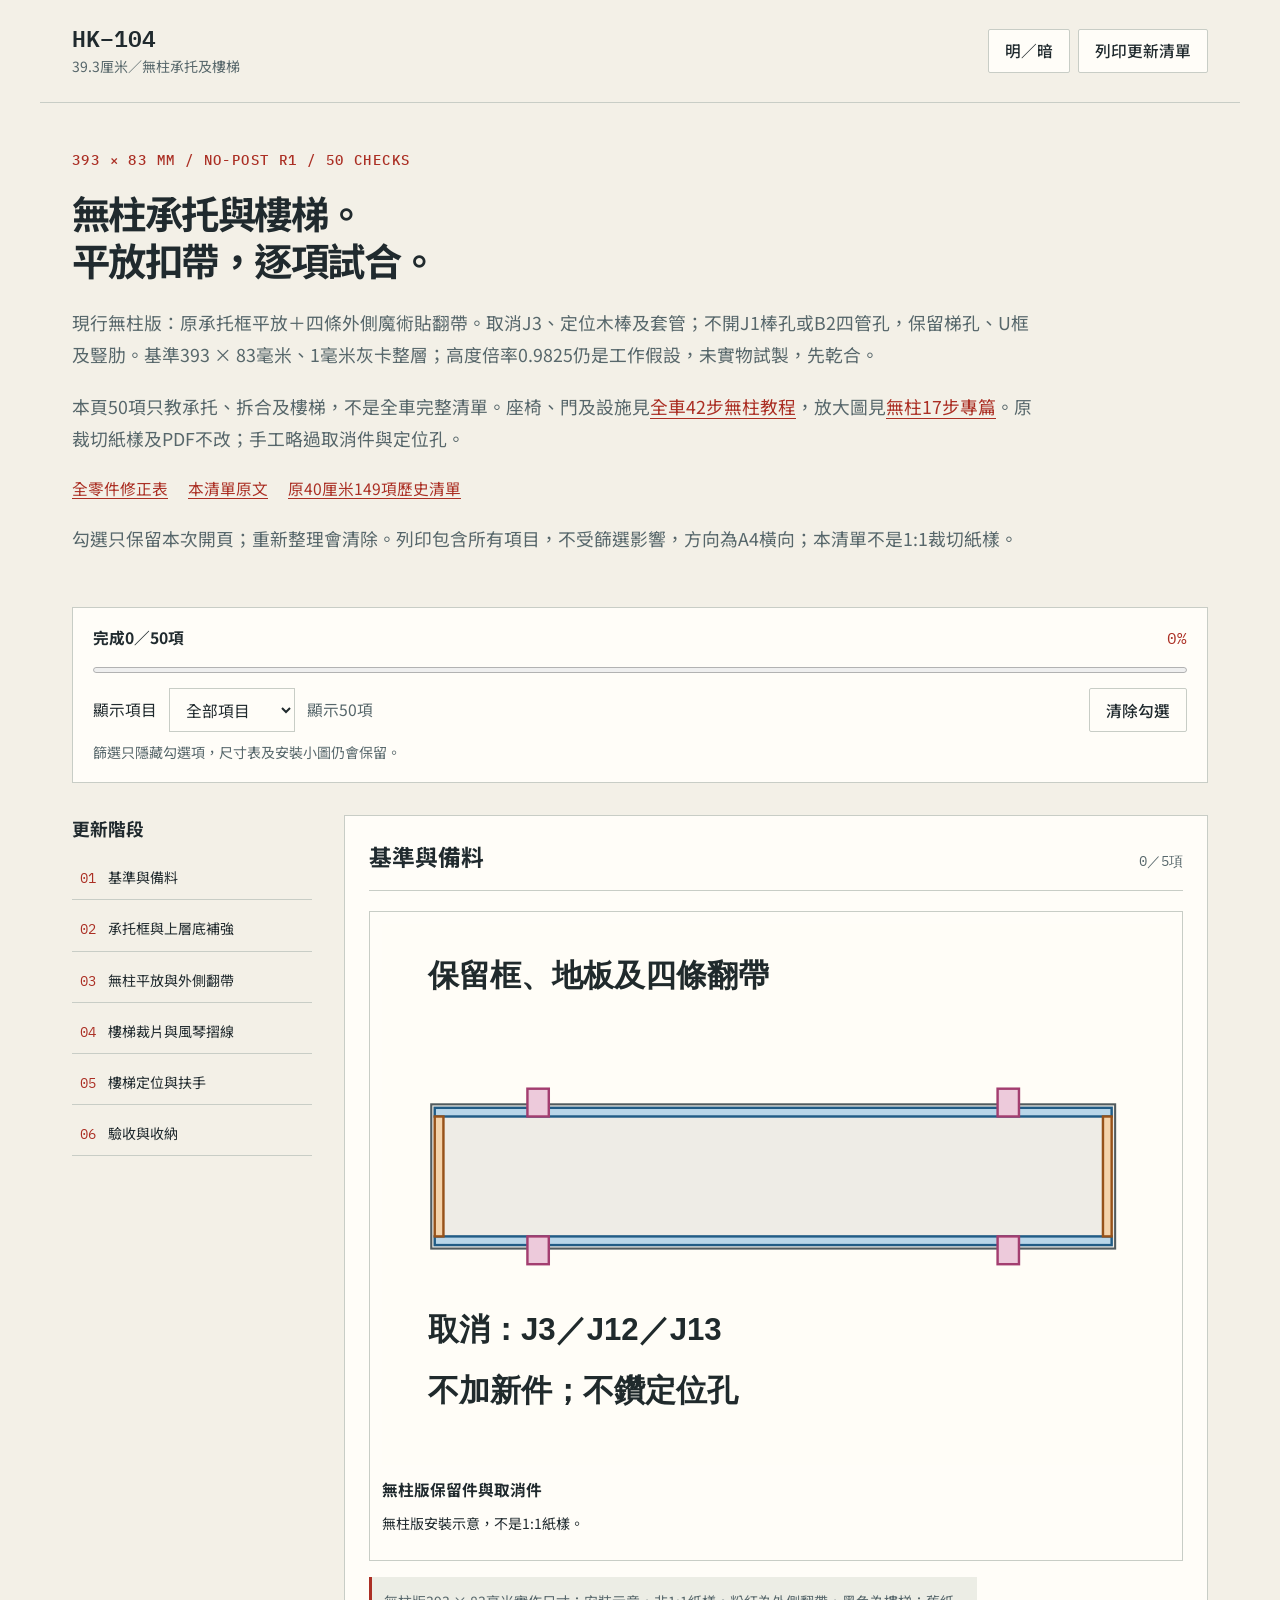
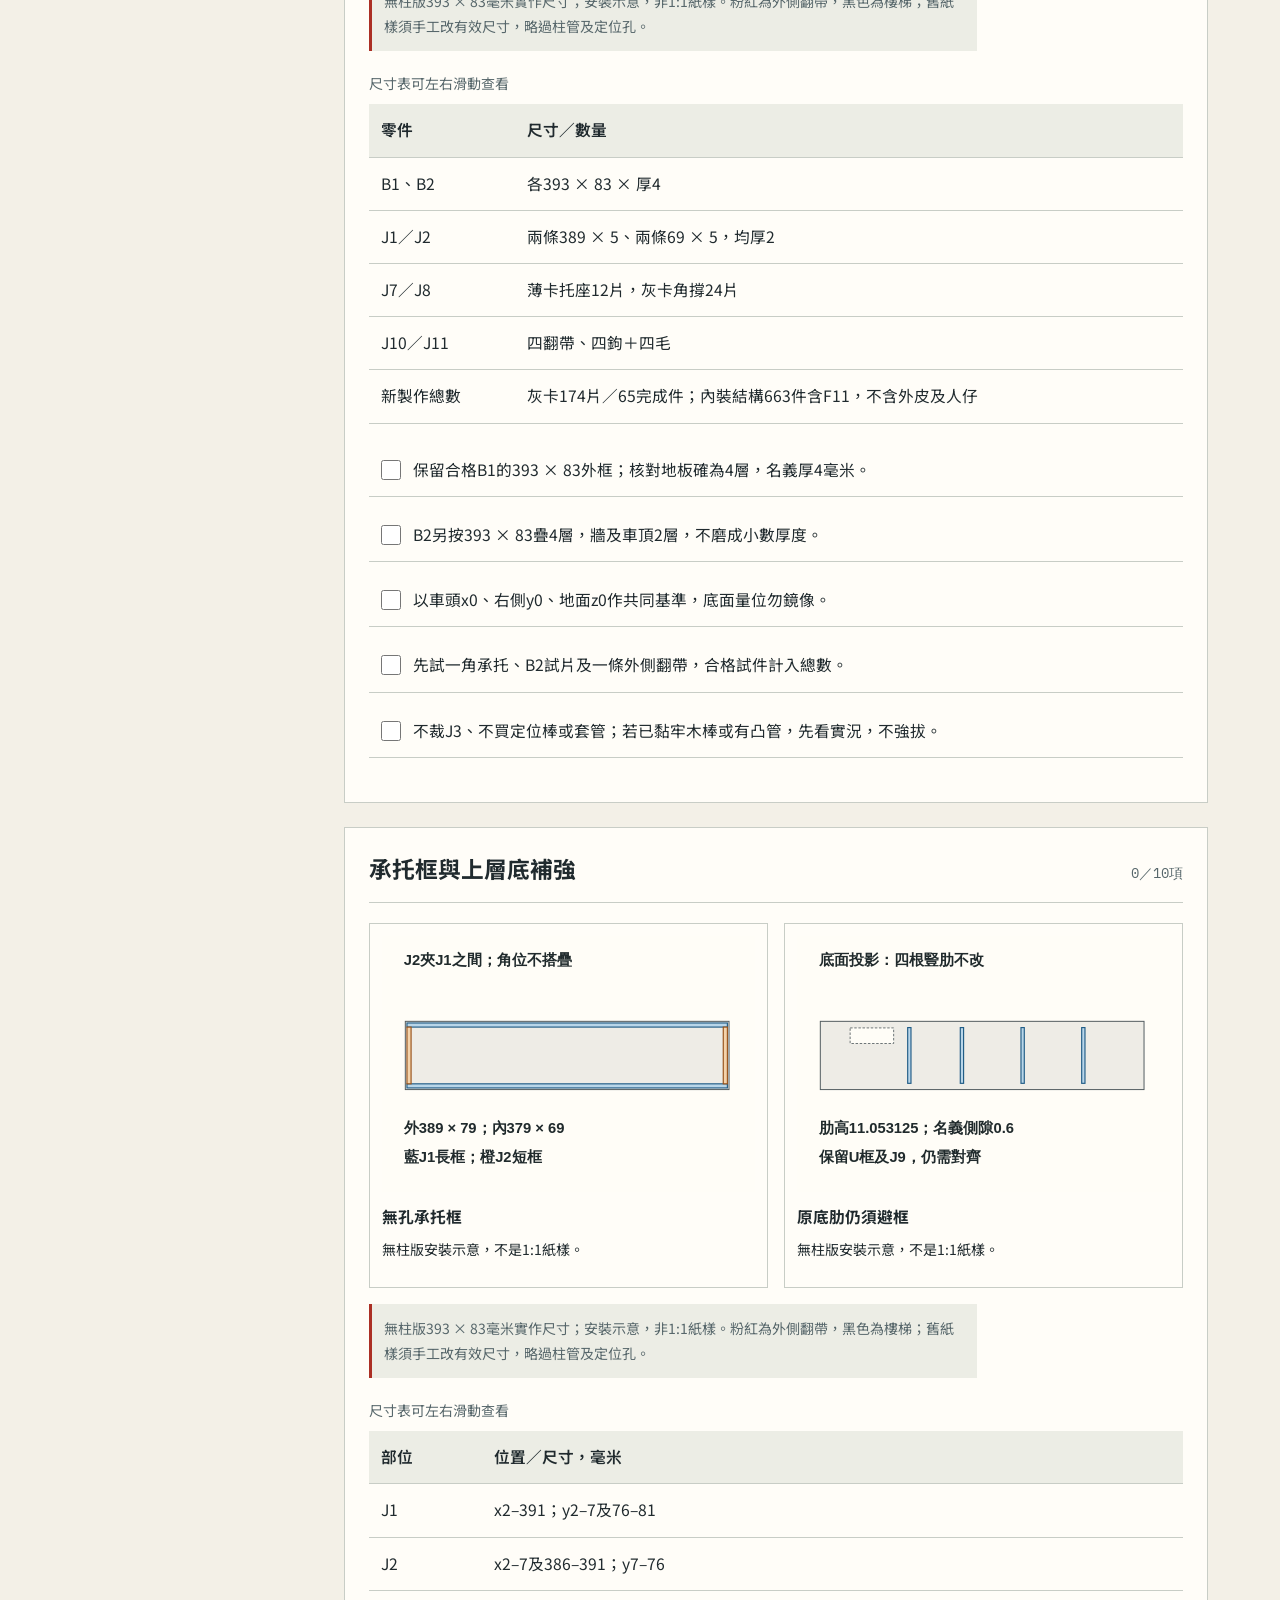
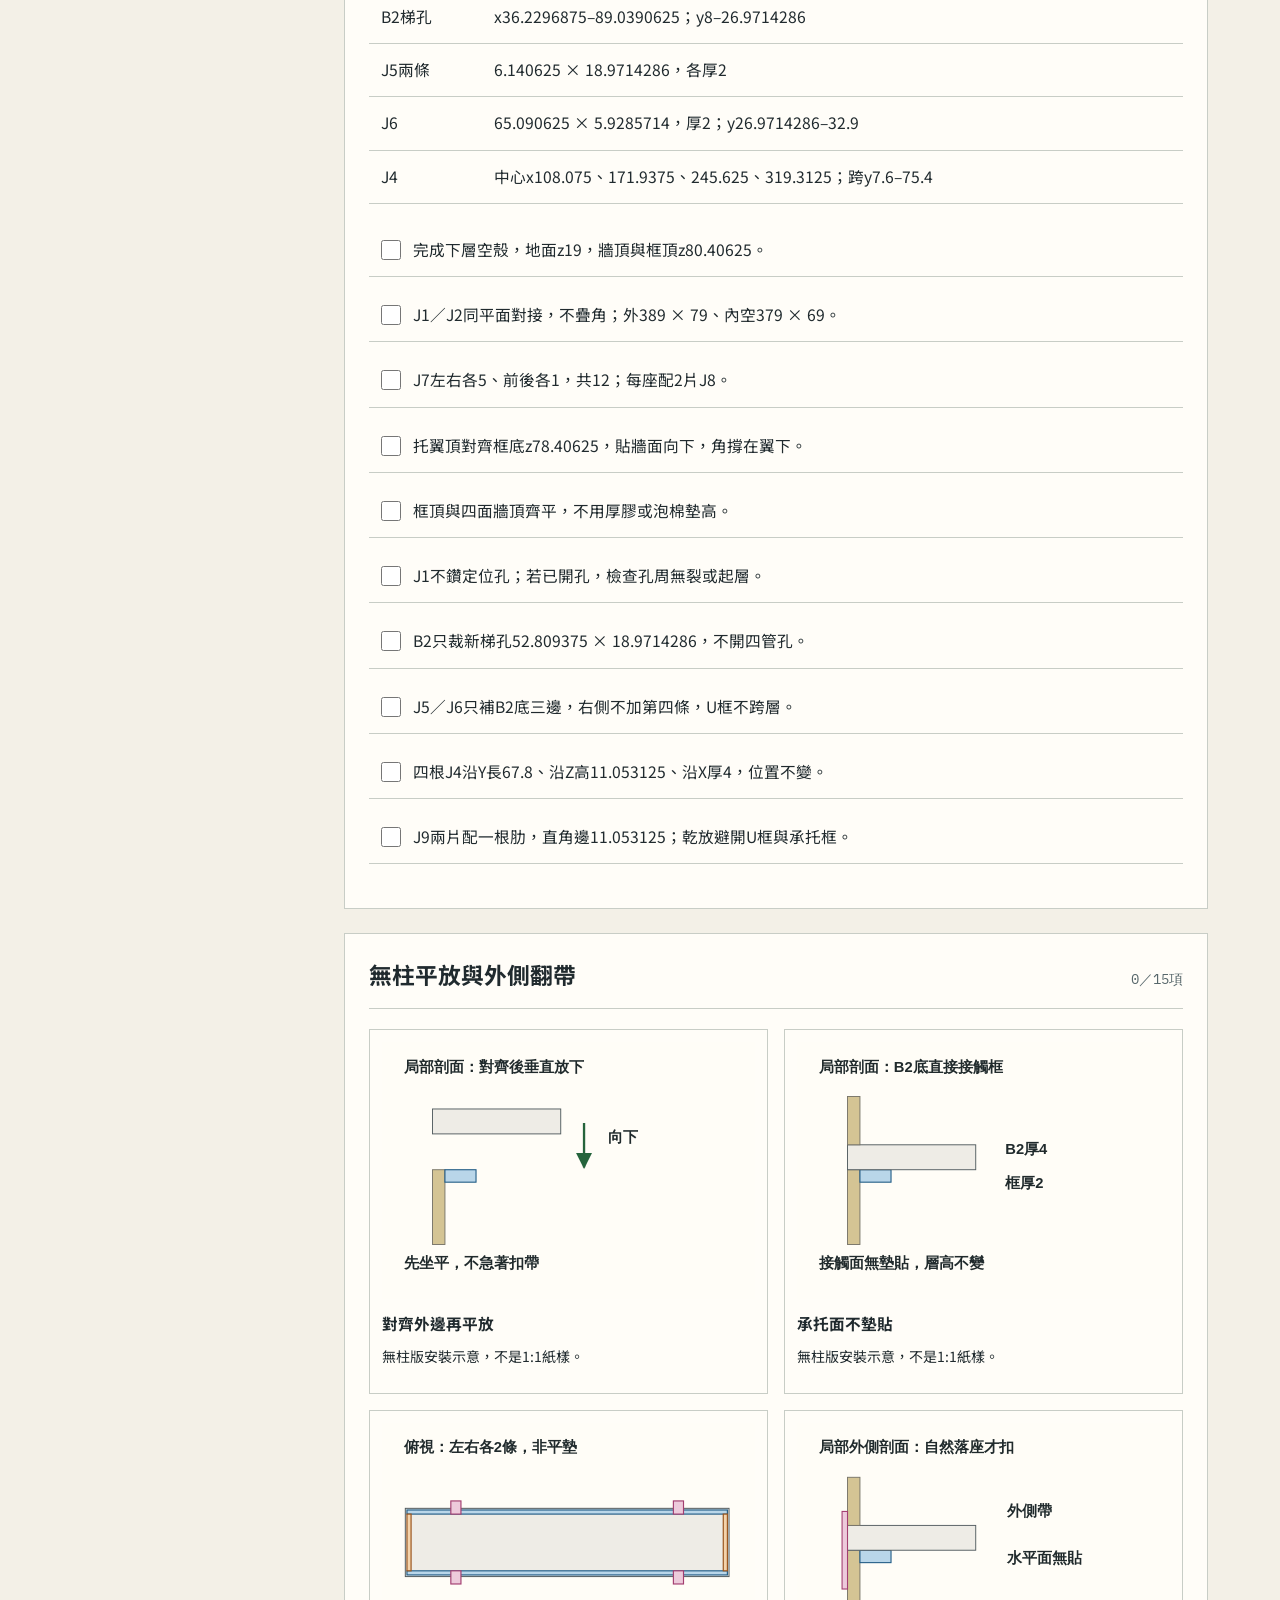
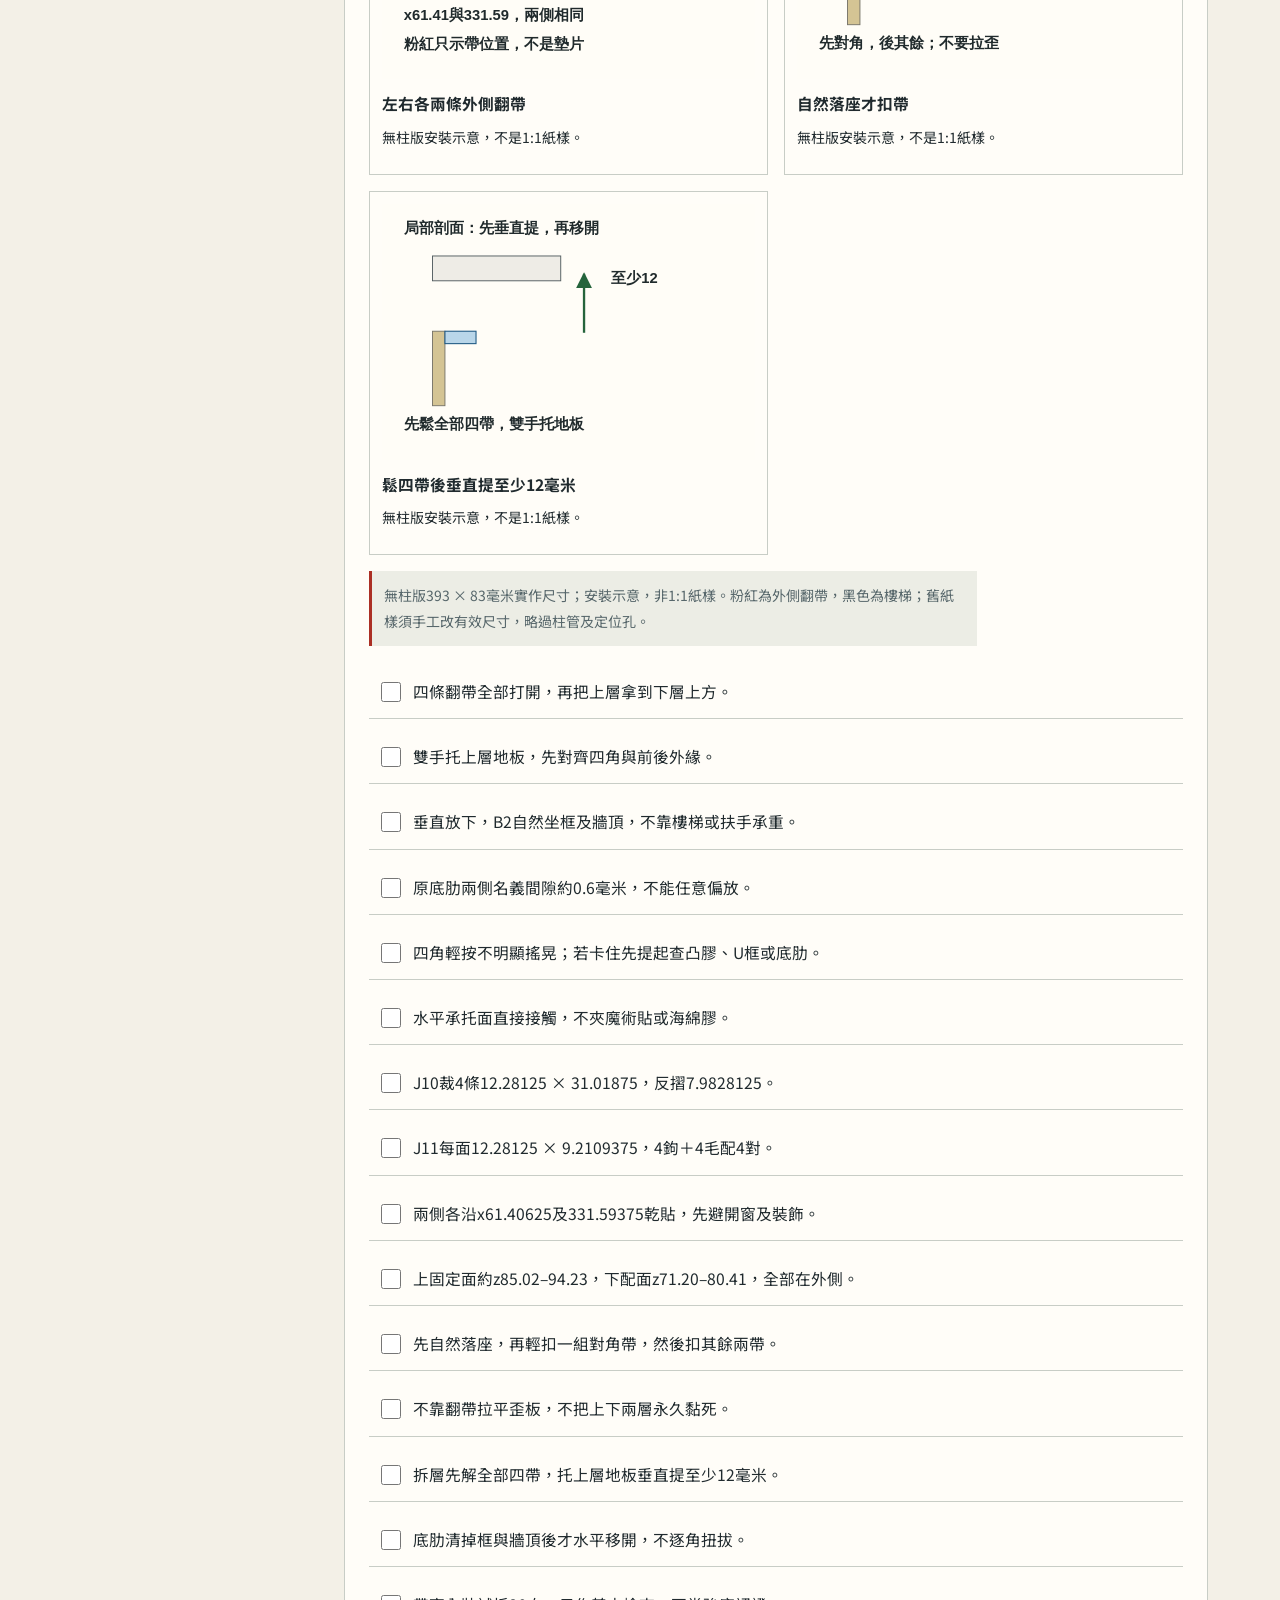
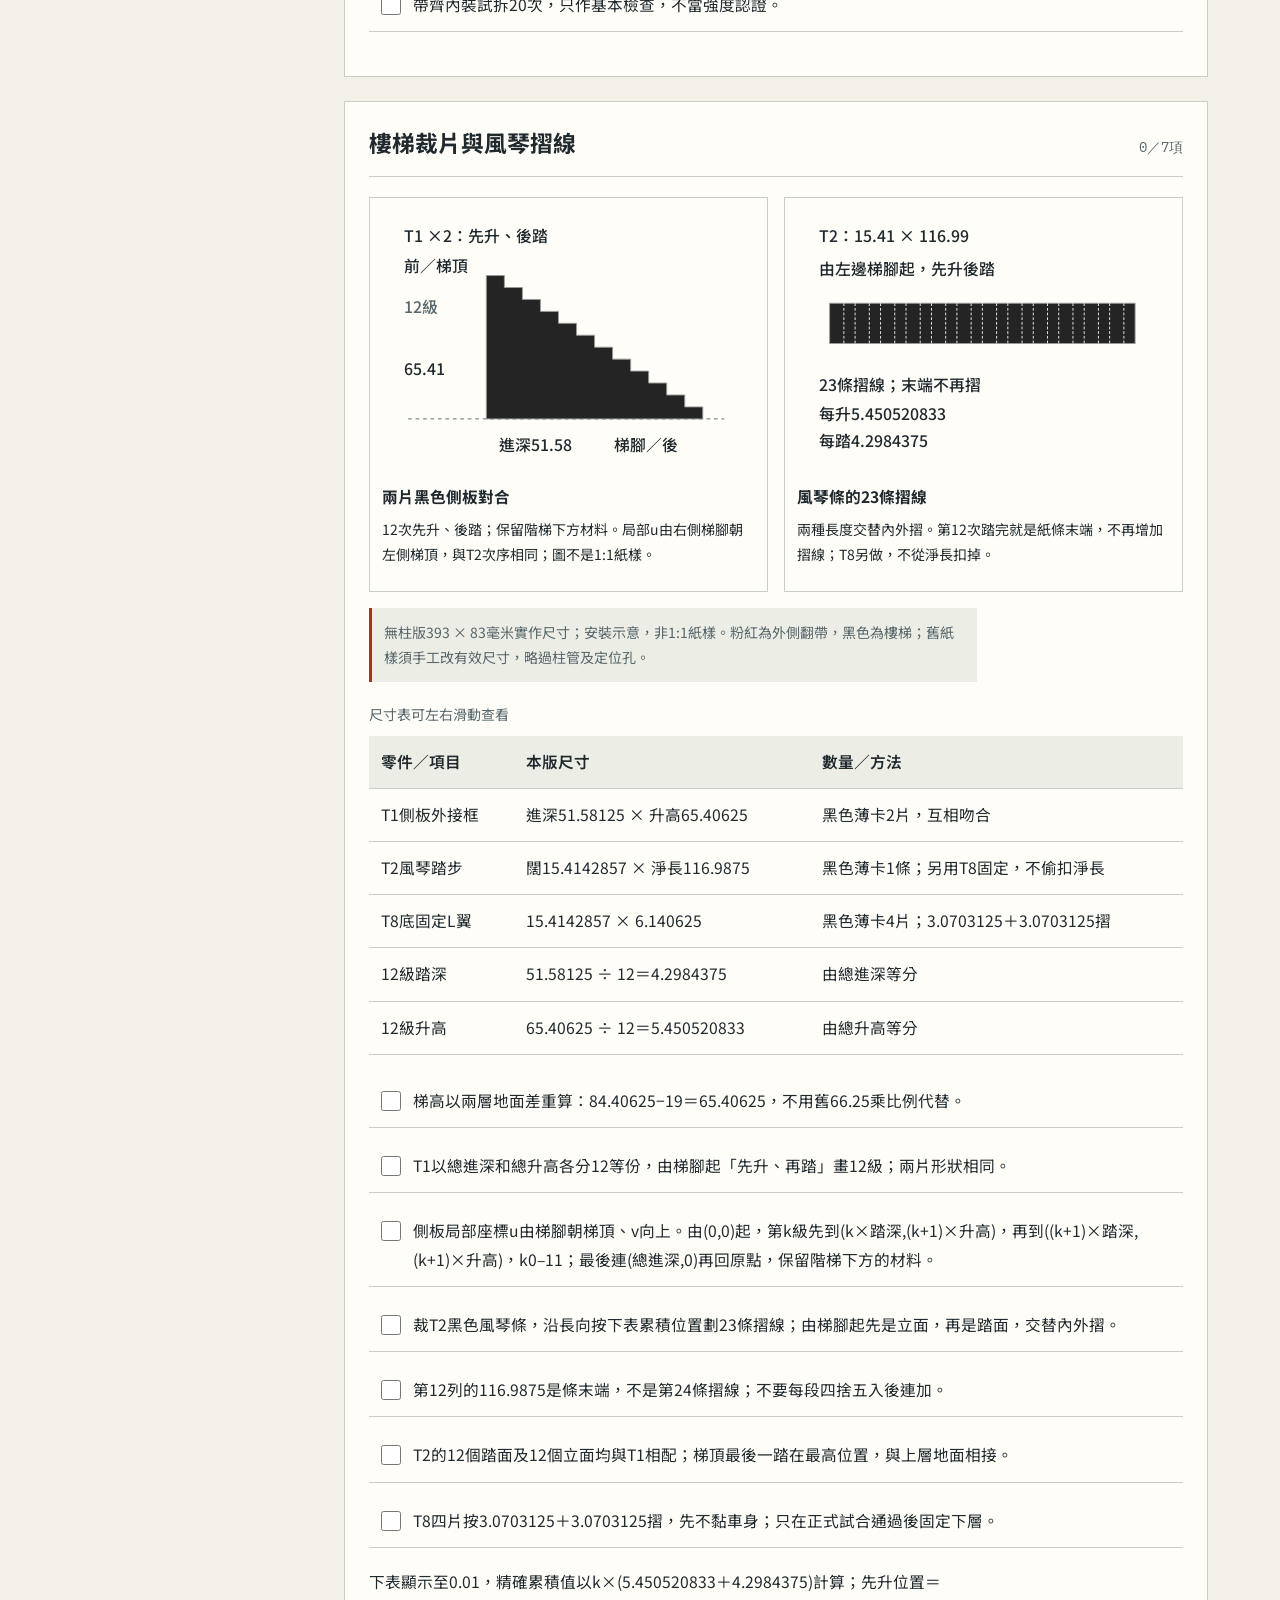
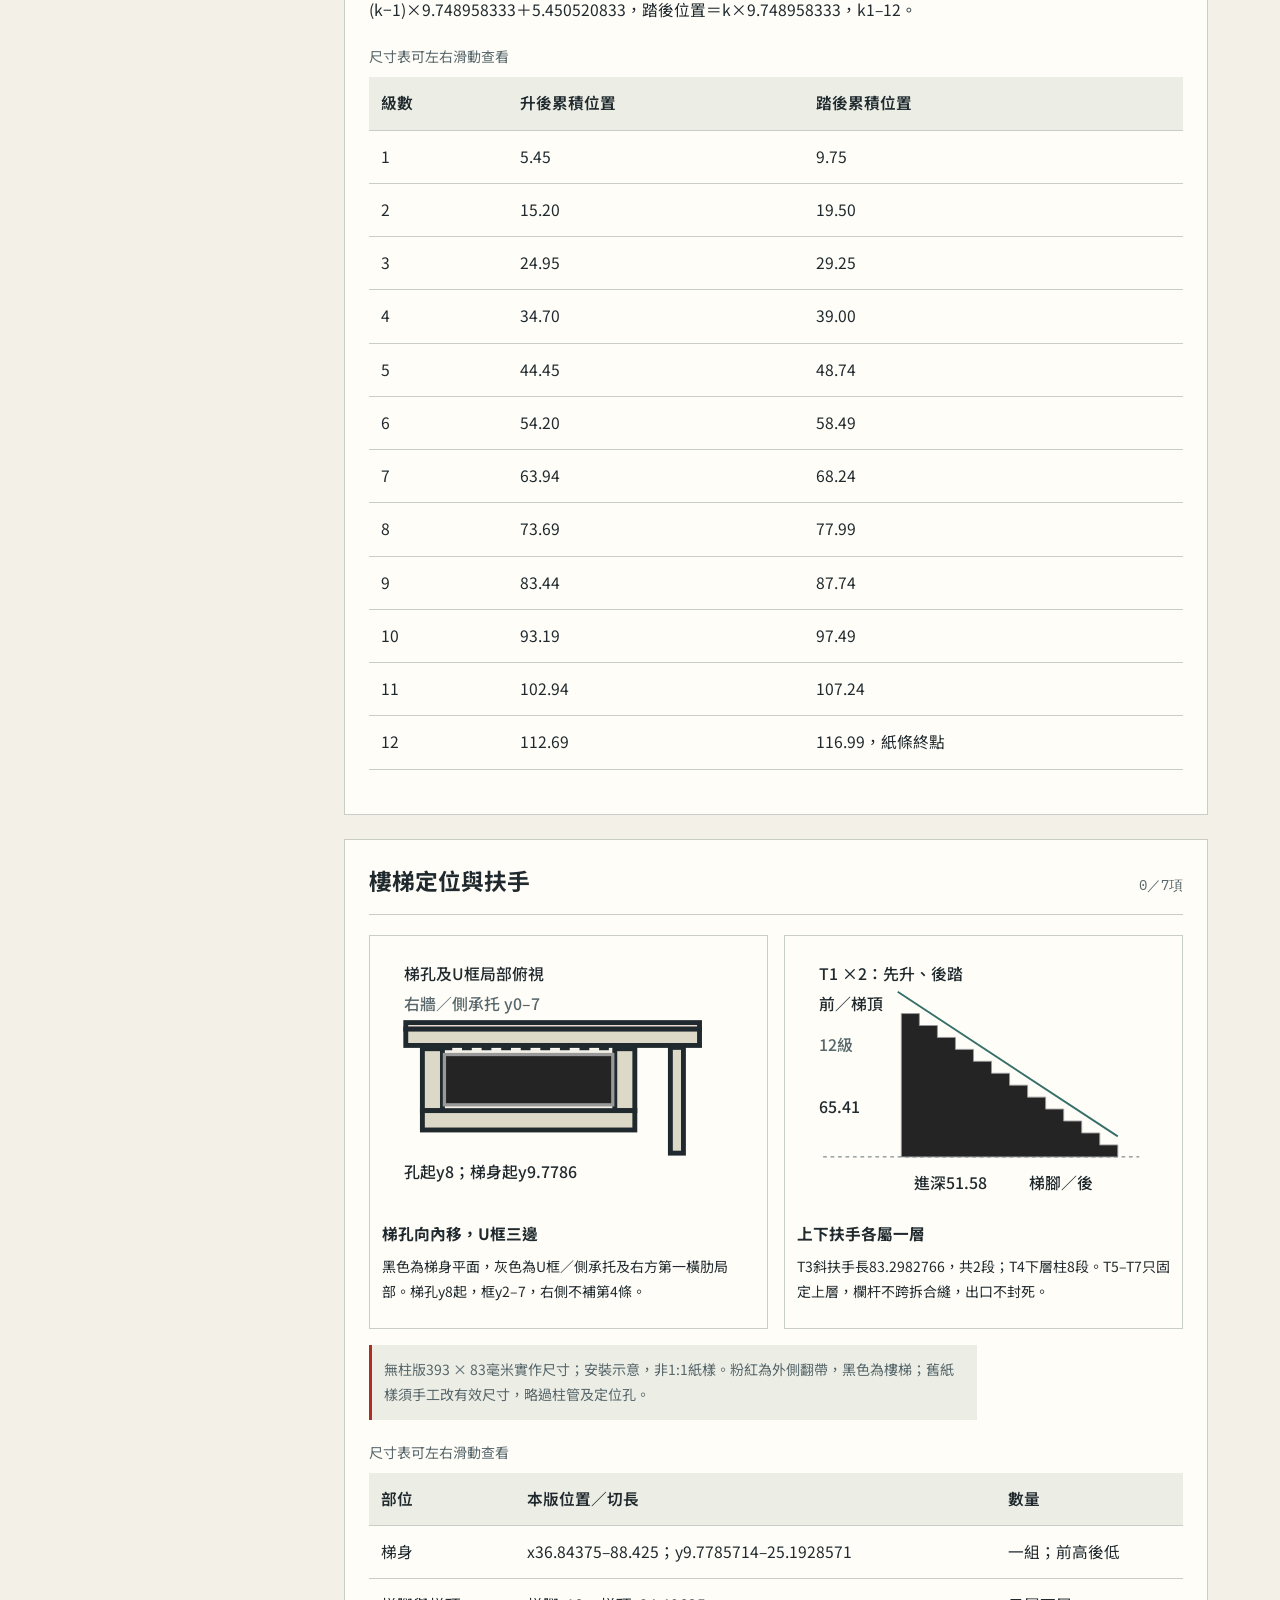
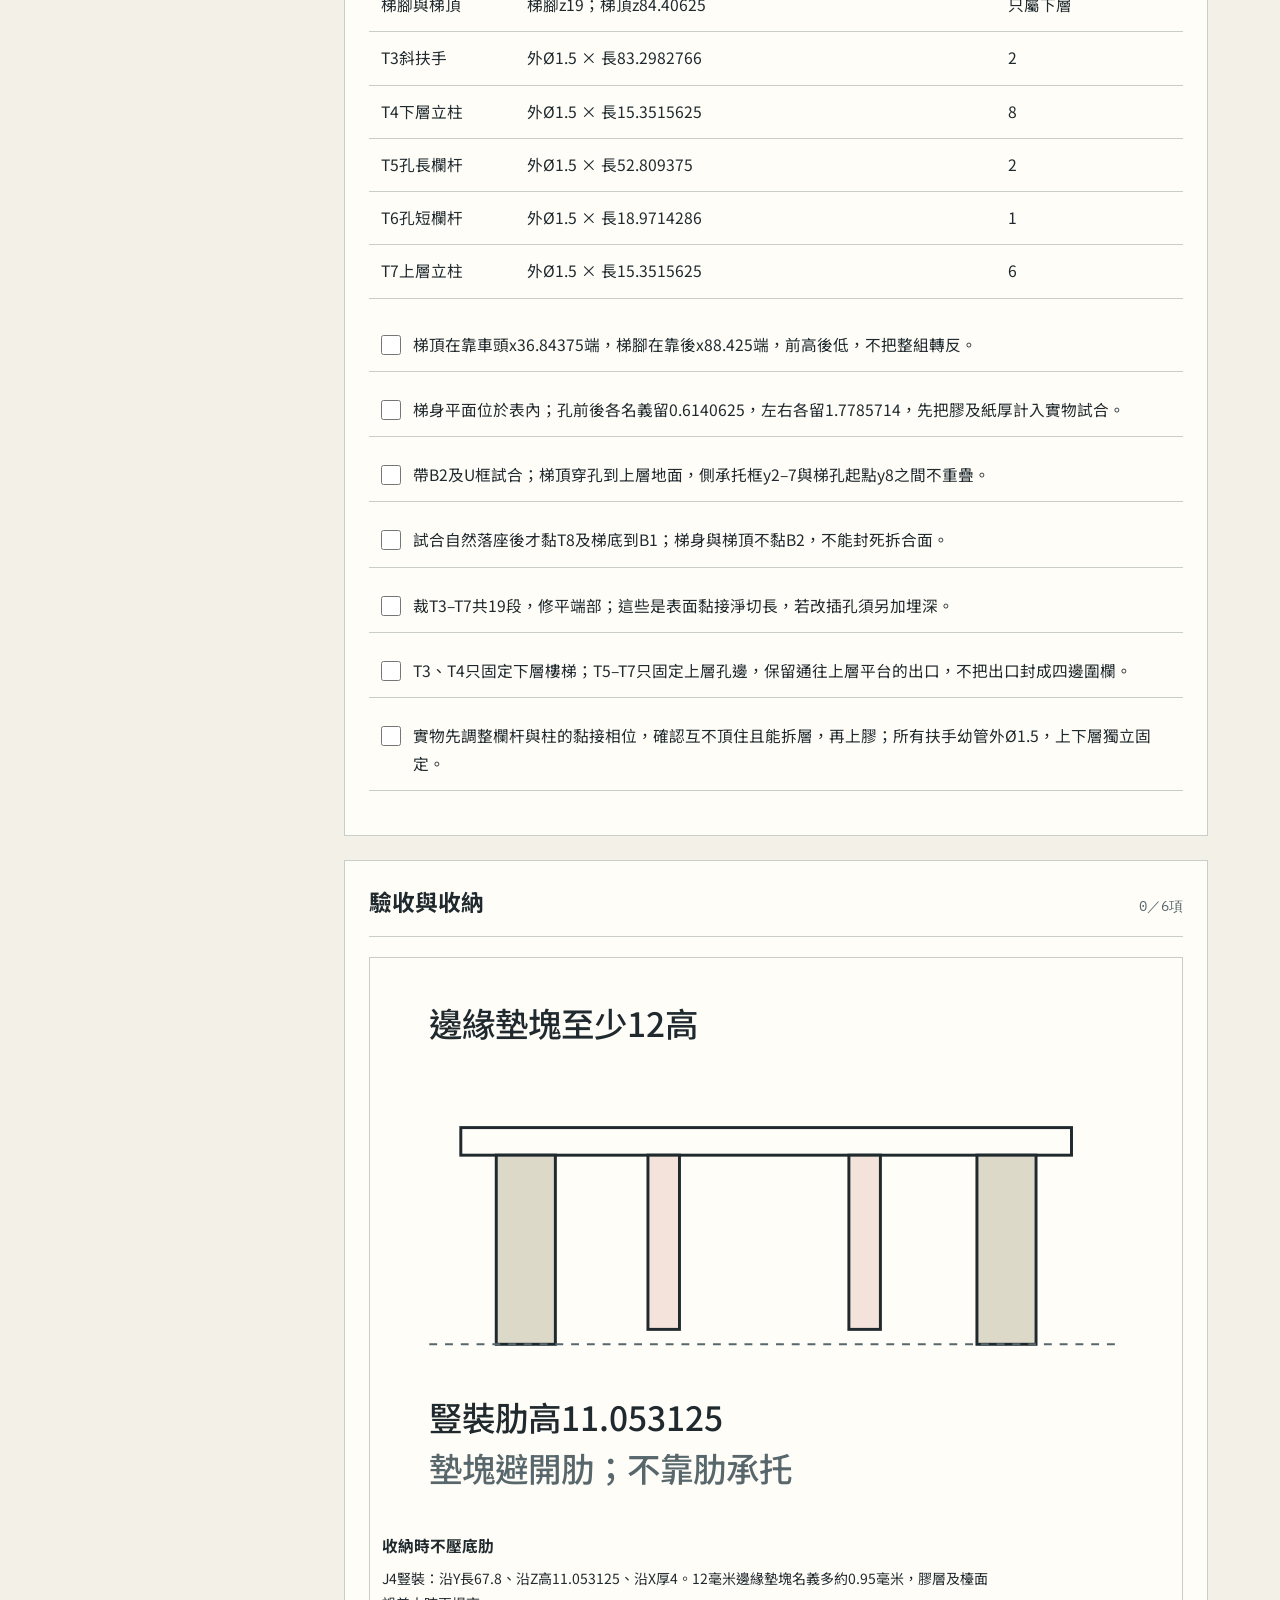
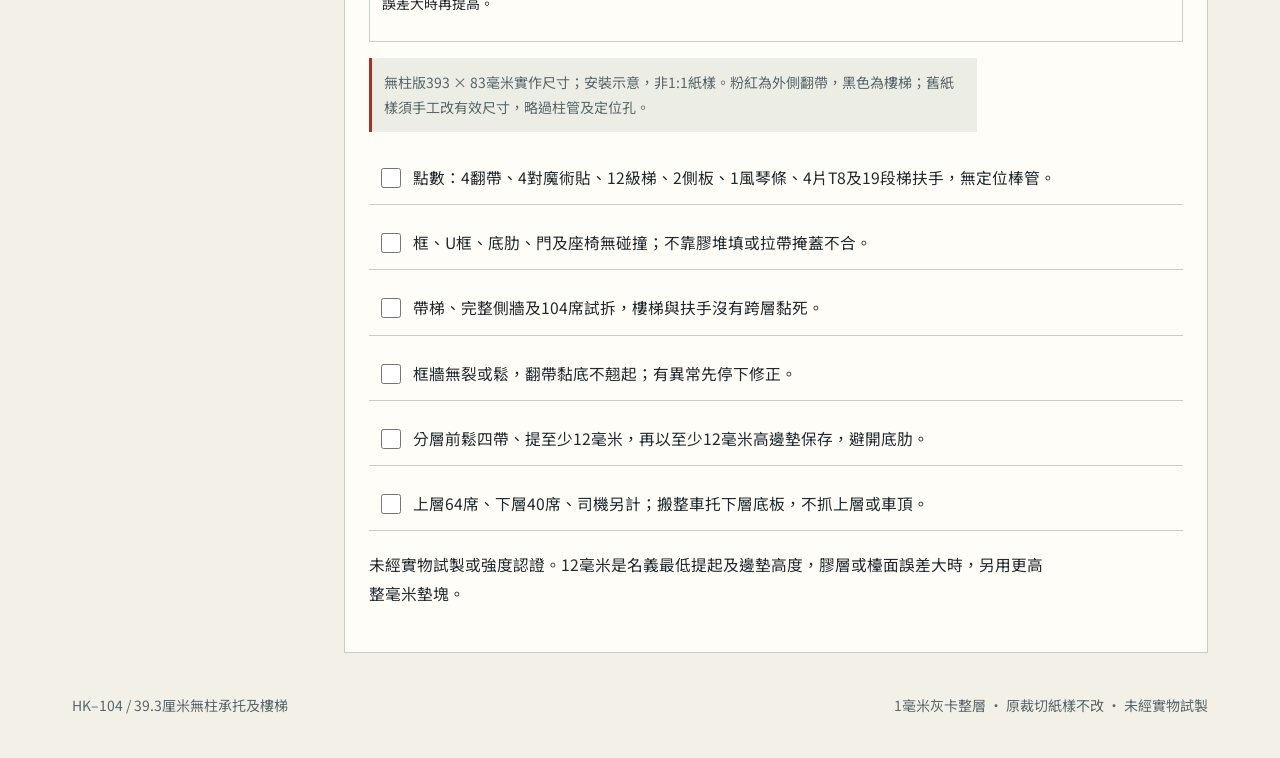
<file: hk104-bus-design-40/checklist.html>
<!doctype html><html lang="zh-Hant"><head><meta charset="utf-8"><meta name="viewport" content="width=device-width,initial-scale=1">
<title>HK-104 39.3厘米：無柱承托與樓梯可勾選清單</title>
<link rel="preconnect" href="https://fonts.googleapis.com"><link rel="preconnect" href="https://fonts.gstatic.com" crossorigin>
<link href="https://fonts.googleapis.com/css2?family=Noto+Sans+TC:wght@400;500;600;700&family=IBM+Plex+Mono:wght@400;500;600&display=swap" rel="stylesheet">
<link rel="stylesheet" href="style.css"><link rel="stylesheet" href="checklist.css"><link rel="stylesheet" href="checklist-393.css"></head>
<body class="focused-checklist"><a class="skip-link" href="#checklist-content">跳至組裝步驟</a>
<header class="no-print"><a class="brand" href="index.html"><span>HK–104<small>39.3厘米／無柱承托及樓梯</small></span></a><div class="tools"><button id="theme">明／暗</button><button id="print">列印更新清單</button></div></header>
<main><section class="check-intro"><div class="eyebrow">393 × 83 MM / NO-POST R1 / 50 CHECKS</div><h1>無柱承托與樓梯。<br>平放扣帶，逐項試合。</h1>
<p>現行無柱版：原承托框平放＋四條外側魔術貼翻帶。取消J3、定位木棒及套管；不開J1棒孔或B2四管孔，保留梯孔、U框及豎肋。基準393 × 83毫米、1毫米灰卡整層；高度倍率0.9825仍是工作假設，未實物試製，先乾合。</p>
<p>本頁50項只教承托、拆合及樓梯，不是全車完整清單。座椅、門及設施見<a href="bus-tutorial-393.html">全車42步無柱教程</a>，放大圖見<a href="frame-tutorial-393.html">無柱17步專篇</a>。原裁切紙樣及PDF不改；手工略過取消件與定位孔。</p>
<p class="check-links no-print"><a href="revision-393.html">全零件修正表</a><a href="HK-104-39.3cm-四柱接頭與樓梯組裝清單.md">本清單原文</a><a href="checklist-40-archive.html">原40厘米149項歷史清單</a></p><p class="no-print">勾選只保留本次開頁；重新整理會清除。列印包含所有項目，不受篩選影響，方向為A4橫向；本清單不是1:1裁切紙樣。</p></section>
<section class="progress-panel" aria-label="完成進度"><div class="progress-title"><b id="progress-text" aria-live="polite">完成0／50項</b><span id="progress-percent">0%</span></div><progress id="progress" value="0" max="50" aria-label="清單完成進度"></progress><div class="progress-controls no-print"><label for="task-filter">顯示項目</label><select id="task-filter"><option value="all">全部項目</option><option value="pending">未完成項目</option><option value="done">已完成項目</option></select><span id="visible-count"></span><button id="reset">清除勾選</button></div><p class="filter-note no-print">篩選只隱藏勾選項，尺寸表及安裝小圖仍會保留。</p><div id="reset-confirm" class="reset-confirm no-print" hidden><span>清除本頁全部完成標記？</span><button id="reset-yes">確認清除</button><button id="reset-no">取消</button></div></section>
<div class="check-layout" id="checklist-content"><aside class="stage-nav no-print"><h2>更新階段</h2><ol><li><a href="#stage-1"><span class="stage-number">01</span><span>基準與備料</span></a></li><li><a href="#stage-2"><span class="stage-number">02</span><span>承托框與上層底補強</span></a></li><li><a href="#stage-3"><span class="stage-number">03</span><span>無柱平放與外側翻帶</span></a></li><li><a href="#stage-4"><span class="stage-number">04</span><span>樓梯裁片與風琴摺線</span></a></li><li><a href="#stage-5"><span class="stage-number">05</span><span>樓梯定位與扶手</span></a></li><li><a href="#stage-6"><span class="stage-number">06</span><span>驗收與收納</span></a></li></ol></aside><div class="check-content"><section class="check-stage" id="stage-1"><h2>基準與備料</h2><div class="stage-figures"><figure class="part-figure"><img src="tutorial-393/step-01.svg?v=no-post-web-r1" width="480" height="330" alt="無柱版保留件與取消件" loading="lazy"><figcaption><h3>無柱版保留件與取消件</h3><p>無柱版安裝示意，不是1:1紙樣。</p></figcaption></figure></div><p class="figure-note">無柱版393 × 83毫米實作尺寸；安裝示意，非1:1紙樣。粉紅為外側翻帶，黑色為樓梯；舊紙樣須手工改有效尺寸，略過柱管及定位孔。</p>
<table>
<thead>
<tr>
<th>零件</th>
<th>尺寸／數量</th>
</tr>
</thead>
<tbody><tr>
<td>B1、B2</td>
<td>各393 × 83 × 厚4</td>
</tr>
<tr>
<td>J1／J2</td>
<td>兩條389 × 5、兩條69 × 5，均厚2</td>
</tr>
<tr>
<td>J7／J8</td>
<td>薄卡托座12片，灰卡角撐24片</td>
</tr>
<tr>
<td>J10／J11</td>
<td>四翻帶、四鉤＋四毛</td>
</tr>
<tr>
<td>新製作總數</td>
<td>灰卡174片／65完成件；內裝結構663件含F11，不含外皮及人仔</td>
</tr>
</tbody></table>
<ul>
<li><input disabled="" type="checkbox"> 保留合格B1的393 × 83外框；核對地板確為4層，名義厚4毫米。</li>
<li><input disabled="" type="checkbox"> B2另按393 × 83疊4層，牆及車頂2層，不磨成小數厚度。</li>
<li><input disabled="" type="checkbox"> 以車頭x0、右側y0、地面z0作共同基準，底面量位勿鏡像。</li>
<li><input disabled="" type="checkbox"> 先試一角承托、B2試片及一條外側翻帶，合格試件計入總數。</li>
<li><input disabled="" type="checkbox"> 不裁J3、不買定位棒或套管；若已黏牢木棒或有凸管，先看實況，不強拔。</li>
</ul>
</section><section class="check-stage" id="stage-2"><h2>承托框與上層底補強</h2><div class="stage-figures"><figure class="part-figure"><img src="tutorial-393/step-03.svg?v=no-post-web-r1" width="480" height="330" alt="無孔承托框" loading="lazy"><figcaption><h3>無孔承托框</h3><p>無柱版安裝示意，不是1:1紙樣。</p></figcaption></figure><figure class="part-figure"><img src="tutorial-393/step-09.svg?v=no-post-web-r1" width="480" height="330" alt="原底肋仍須避框" loading="lazy"><figcaption><h3>原底肋仍須避框</h3><p>無柱版安裝示意，不是1:1紙樣。</p></figcaption></figure></div><p class="figure-note">無柱版393 × 83毫米實作尺寸；安裝示意，非1:1紙樣。粉紅為外側翻帶，黑色為樓梯；舊紙樣須手工改有效尺寸，略過柱管及定位孔。</p>
<table>
<thead>
<tr>
<th>部位</th>
<th>位置／尺寸，毫米</th>
</tr>
</thead>
<tbody><tr>
<td>J1</td>
<td>x2–391；y2–7及76–81</td>
</tr>
<tr>
<td>J2</td>
<td>x2–7及386–391；y7–76</td>
</tr>
<tr>
<td>B2梯孔</td>
<td>x36.2296875–89.0390625；y8–26.9714286</td>
</tr>
<tr>
<td>J5兩條</td>
<td>6.140625 × 18.9714286，各厚2</td>
</tr>
<tr>
<td>J6</td>
<td>65.090625 × 5.9285714，厚2；y26.9714286–32.9</td>
</tr>
<tr>
<td>J4</td>
<td>中心x108.075、171.9375、245.625、319.3125；跨y7.6–75.4</td>
</tr>
</tbody></table>
<ul>
<li><input disabled="" type="checkbox"> 完成下層空殼，地面z19，牆頂與框頂z80.40625。</li>
<li><input disabled="" type="checkbox"> J1／J2同平面對接，不疊角；外389 × 79、內空379 × 69。</li>
<li><input disabled="" type="checkbox"> J7左右各5、前後各1，共12；每座配2片J8。</li>
<li><input disabled="" type="checkbox"> 托翼頂對齊框底z78.40625，貼牆面向下，角撐在翼下。</li>
<li><input disabled="" type="checkbox"> 框頂與四面牆頂齊平，不用厚膠或泡棉墊高。</li>
<li><input disabled="" type="checkbox"> J1不鑽定位孔；若已開孔，檢查孔周無裂或起層。</li>
<li><input disabled="" type="checkbox"> B2只裁新梯孔52.809375 × 18.9714286，不開四管孔。</li>
<li><input disabled="" type="checkbox"> J5／J6只補B2底三邊，右側不加第四條，U框不跨層。</li>
<li><input disabled="" type="checkbox"> 四根J4沿Y長67.8、沿Z高11.053125、沿X厚4，位置不變。</li>
<li><input disabled="" type="checkbox"> J9兩片配一根肋，直角邊11.053125；乾放避開U框與承托框。</li>
</ul>
</section><section class="check-stage" id="stage-3"><span id="four-post-guide" aria-hidden="true"></span><h2 id="no-post-guide">無柱平放與外側翻帶</h2><div class="stage-figures"><figure class="part-figure"><img src="tutorial-393/step-10.svg?v=no-post-web-r1" width="480" height="330" alt="對齊外邊再平放" loading="lazy"><figcaption><h3>對齊外邊再平放</h3><p>無柱版安裝示意，不是1:1紙樣。</p></figcaption></figure><figure class="part-figure"><img src="tutorial-393/step-11.svg?v=no-post-web-r1" width="480" height="330" alt="承托面不墊貼" loading="lazy"><figcaption><h3>承托面不墊貼</h3><p>無柱版安裝示意，不是1:1紙樣。</p></figcaption></figure><figure class="part-figure"><img src="tutorial-393/step-13.svg?v=no-post-web-r1" width="480" height="330" alt="左右各兩條外側翻帶" loading="lazy"><figcaption><h3>左右各兩條外側翻帶</h3><p>無柱版安裝示意，不是1:1紙樣。</p></figcaption></figure><figure class="part-figure"><img src="tutorial-393/step-14.svg?v=no-post-web-r1" width="480" height="330" alt="自然落座才扣帶" loading="lazy"><figcaption><h3>自然落座才扣帶</h3><p>無柱版安裝示意，不是1:1紙樣。</p></figcaption></figure><figure class="part-figure"><img src="tutorial-393/step-16.svg?v=no-post-web-r1" width="480" height="330" alt="鬆四帶後垂直提至少12毫米" loading="lazy"><figcaption><h3>鬆四帶後垂直提至少12毫米</h3><p>無柱版安裝示意，不是1:1紙樣。</p></figcaption></figure></div><p class="figure-note">無柱版393 × 83毫米實作尺寸；安裝示意，非1:1紙樣。粉紅為外側翻帶，黑色為樓梯；舊紙樣須手工改有效尺寸，略過柱管及定位孔。</p>
<ul>
<li><input disabled="" type="checkbox"> 四條翻帶全部打開，再把上層拿到下層上方。</li>
<li><input disabled="" type="checkbox"> 雙手托上層地板，先對齊四角與前後外緣。</li>
<li><input disabled="" type="checkbox"> 垂直放下，B2自然坐框及牆頂，不靠樓梯或扶手承重。</li>
<li><input disabled="" type="checkbox"> 原底肋兩側名義間隙約0.6毫米，不能任意偏放。</li>
<li><input disabled="" type="checkbox"> 四角輕按不明顯搖晃；若卡住先提起查凸膠、U框或底肋。</li>
<li><input disabled="" type="checkbox"> 水平承托面直接接觸，不夾魔術貼或海綿膠。</li>
<li><input disabled="" type="checkbox"> J10裁4條12.28125 × 31.01875，反摺7.9828125。</li>
<li><input disabled="" type="checkbox"> J11每面12.28125 × 9.2109375，4鉤＋4毛配4對。</li>
<li><input disabled="" type="checkbox"> 兩側各沿x61.40625及331.59375乾貼，先避開窗及裝飾。</li>
<li><input disabled="" type="checkbox"> 上固定面約z85.02–94.23，下配面z71.20–80.41，全部在外側。</li>
<li><input disabled="" type="checkbox"> 先自然落座，再輕扣一組對角帶，然後扣其餘兩帶。</li>
<li><input disabled="" type="checkbox"> 不靠翻帶拉平歪板，不把上下兩層永久黏死。</li>
<li><input disabled="" type="checkbox"> 拆層先解全部四帶，托上層地板垂直提至少12毫米。</li>
<li><input disabled="" type="checkbox"> 底肋清掉框與牆頂後才水平移開，不逐角扭拔。</li>
<li><input disabled="" type="checkbox"> 帶齊內裝試拆20次，只作基本檢查，不當強度認證。</li>
</ul>
</section><section class="check-stage" id="stage-4"><h2>樓梯裁片與風琴摺線</h2><div class="stage-figures"><figure class="part-figure" data-parts="T1 T2"><svg xmlns="http://www.w3.org/2000/svg" viewBox="0 0 400 280" role="img" aria-label="兩片黑色側板對合"><title>兩片黑色側板對合</title><text x="24" y="34" class="label">T1 ×2：先升、後踏</text><polygon points="344,224 344,211.19127604166667 324.65703125,211.19127604166667 324.65703125,198.38255208333334 305.3140625,198.38255208333334 305.3140625,185.573828125 285.97109375,185.573828125 285.97109375,172.76510416666667 266.628125,172.76510416666667 266.628125,159.95638020833334 247.28515625,159.95638020833334 247.28515625,147.14765625 227.9421875,147.14765625 227.9421875,134.33893229166668 208.59921874999998,134.33893229166668 208.59921874999998,121.53020833333333 189.25625,121.53020833333333 189.25625,108.72148437499999 169.91328124999998,108.72148437499999 169.91328124999998,95.91276041666669 150.5703125,95.91276041666669 150.5703125,83.10403645833333 131.22734375,83.10403645833333 131.22734375,70.2953125 111.88437499999998,70.2953125 111.88437499999998,224" class="stair-black"/><line x1="28" y1="224" x2="367" y2="224" class="guide"/><text x="24" y="67" class="label">前／梯頂</text><text x="249" y="258" class="label">梯腳／後</text><text x="24" y="177" class="label">65.41</text><text x="125" y="258" class="label">進深51.58</text><text x="24" y="110" class="muted">12級</text></svg><figcaption><h3>兩片黑色側板對合</h3><p>12次先升、後踏；保留階梯下方材料。局部u由右側梯腳朝左側梯頂，與T2次序相同；圖不是1:1紙樣。</p></figcaption></figure><figure class="part-figure" data-parts="T1 T2 T8"><svg xmlns="http://www.w3.org/2000/svg" viewBox="0 0 400 280" role="img" aria-label="風琴條的23條摺線"><title>風琴條的23條摺線</title><text x="24" y="34" class="label">T2：15.41 × 116.99</text><text x="24" y="70" class="label">由左邊梯腳起，先升後踏</text><rect x="35" y="100" width="327.565" height="43.16" class="stair-black"/><line x1="50.26145833333333" y1="100" x2="50.26145833333333" y2="143.16" class="light-fold"/><line x1="62.29708333333333" y1="100" x2="62.29708333333333" y2="143.16" class="light-fold"/><line x1="77.55854166666666" y1="100" x2="77.55854166666666" y2="143.16" class="light-fold"/><line x1="89.59416666666667" y1="100" x2="89.59416666666667" y2="143.16" class="light-fold"/><line x1="104.855625" y1="100" x2="104.855625" y2="143.16" class="light-fold"/><line x1="116.89125" y1="100" x2="116.89125" y2="143.16" class="light-fold"/><line x1="132.15270833333335" y1="100" x2="132.15270833333335" y2="143.16" class="light-fold"/><line x1="144.18833333333333" y1="100" x2="144.18833333333333" y2="143.16" class="light-fold"/><line x1="159.44979166666667" y1="100" x2="159.44979166666667" y2="143.16" class="light-fold"/><line x1="171.48541666666668" y1="100" x2="171.48541666666668" y2="143.16" class="light-fold"/><line x1="186.74687500000002" y1="100" x2="186.74687500000002" y2="143.16" class="light-fold"/><line x1="198.7825" y1="100" x2="198.7825" y2="143.16" class="light-fold"/><line x1="214.04395833333334" y1="100" x2="214.04395833333334" y2="143.16" class="light-fold"/><line x1="226.07958333333335" y1="100" x2="226.07958333333335" y2="143.16" class="light-fold"/><line x1="241.34104166666665" y1="100" x2="241.34104166666665" y2="143.16" class="light-fold"/><line x1="253.37666666666667" y1="100" x2="253.37666666666667" y2="143.16" class="light-fold"/><line x1="268.638125" y1="100" x2="268.638125" y2="143.16" class="light-fold"/><line x1="280.67375000000004" y1="100" x2="280.67375000000004" y2="143.16" class="light-fold"/><line x1="295.9352083333333" y1="100" x2="295.9352083333333" y2="143.16" class="light-fold"/><line x1="307.97083333333336" y1="100" x2="307.97083333333336" y2="143.16" class="light-fold"/><line x1="323.23229166666664" y1="100" x2="323.23229166666664" y2="143.16" class="light-fold"/><line x1="335.2679166666667" y1="100" x2="335.2679166666667" y2="143.16" class="light-fold"/><line x1="350.529375" y1="100" x2="350.529375" y2="143.16" class="light-fold"/><text x="24" y="194" class="label">23條摺線；末端不再摺</text><text x="24" y="225" class="label">每升5.450520833</text><text x="24" y="254" class="label">每踏4.2984375</text></svg><figcaption><h3>風琴條的23條摺線</h3><p>兩種長度交替內外摺。第12次踏完就是紙條末端，不再增加摺線；T8另做，不從淨長扣掉。</p></figcaption></figure></div><p class="figure-note">無柱版393 × 83毫米實作尺寸；安裝示意，非1:1紙樣。粉紅為外側翻帶，黑色為樓梯；舊紙樣須手工改有效尺寸，略過柱管及定位孔。</p>
<table>
<thead>
<tr>
<th>零件／項目</th>
<th>本版尺寸</th>
<th>數量／方法</th>
</tr>
</thead>
<tbody><tr>
<td>T1側板外接框</td>
<td>進深51.58125 × 升高65.40625</td>
<td>黑色薄卡2片，互相吻合</td>
</tr>
<tr>
<td>T2風琴踏步</td>
<td>闊15.4142857 × 淨長116.9875</td>
<td>黑色薄卡1條；另用T8固定，不偷扣淨長</td>
</tr>
<tr>
<td>T8底固定L翼</td>
<td>15.4142857 × 6.140625</td>
<td>黑色薄卡4片；3.0703125＋3.0703125摺</td>
</tr>
<tr>
<td>12級踏深</td>
<td>51.58125 ÷ 12＝4.2984375</td>
<td>由總進深等分</td>
</tr>
<tr>
<td>12級升高</td>
<td>65.40625 ÷ 12＝5.450520833</td>
<td>由總升高等分</td>
</tr>
</tbody></table>
<ul>
<li><input disabled="" type="checkbox"> 梯高以兩層地面差重算：84.40625−19＝65.40625，不用舊66.25乘比例代替。</li>
<li><input disabled="" type="checkbox"> T1以總進深和總升高各分12等份，由梯腳起「先升、再踏」畫12級；兩片形狀相同。</li>
<li><input disabled="" type="checkbox"> 側板局部座標u由梯腳朝梯頂、v向上。由(0,0)起，第k級先到(k×踏深,(k+1)×升高)，再到((k+1)×踏深,(k+1)×升高)，k0–11；最後連(總進深,0)再回原點，保留階梯下方的材料。</li>
<li><input disabled="" type="checkbox"> 裁T2黑色風琴條，沿長向按下表累積位置劃23條摺線；由梯腳起先是立面，再是踏面，交替內外摺。</li>
<li><input disabled="" type="checkbox"> 第12列的116.9875是條末端，不是第24條摺線；不要每段四捨五入後連加。</li>
<li><input disabled="" type="checkbox"> T2的12個踏面及12個立面均與T1相配；梯頂最後一踏在最高位置，與上層地面相接。</li>
<li><input disabled="" type="checkbox"> T8四片按3.0703125＋3.0703125摺，先不黏車身；只在正式試合通過後固定下層。</li>
</ul>
<p>下表顯示至0.01，精確累積值以k×(5.450520833＋4.2984375)計算；先升位置＝(k−1)×9.748958333＋5.450520833，踏後位置＝k×9.748958333，k1–12。</p>
<table>
<thead>
<tr>
<th>級數</th>
<th>升後累積位置</th>
<th>踏後累積位置</th>
</tr>
</thead>
<tbody><tr>
<td>1</td>
<td>5.45</td>
<td>9.75</td>
</tr>
<tr>
<td>2</td>
<td>15.20</td>
<td>19.50</td>
</tr>
<tr>
<td>3</td>
<td>24.95</td>
<td>29.25</td>
</tr>
<tr>
<td>4</td>
<td>34.70</td>
<td>39.00</td>
</tr>
<tr>
<td>5</td>
<td>44.45</td>
<td>48.74</td>
</tr>
<tr>
<td>6</td>
<td>54.20</td>
<td>58.49</td>
</tr>
<tr>
<td>7</td>
<td>63.94</td>
<td>68.24</td>
</tr>
<tr>
<td>8</td>
<td>73.69</td>
<td>77.99</td>
</tr>
<tr>
<td>9</td>
<td>83.44</td>
<td>87.74</td>
</tr>
<tr>
<td>10</td>
<td>93.19</td>
<td>97.49</td>
</tr>
<tr>
<td>11</td>
<td>102.94</td>
<td>107.24</td>
</tr>
<tr>
<td>12</td>
<td>112.69</td>
<td>116.99，紙條終點</td>
</tr>
</tbody></table>
</section><section class="check-stage" id="stage-5"><h2>樓梯定位與扶手</h2><div class="stage-figures"><figure class="part-figure" data-parts="B2 J1 J4 J5 J6 T1"><svg xmlns="http://www.w3.org/2000/svg" viewBox="0 0 400 280" role="img" aria-label="梯孔向內移，U框三邊"><title>梯孔向內移，U框三邊</title><text x="24" y="34" class="label">梯孔及U框局部俯視</text><text x="24" y="67" class="muted">右牆／側承托 y0–7</text><g transform="translate(-62 80) scale(3.5)"><rect x="25" y="0" width="90" height="2" class="part"/><rect x="25" y="2" width="90" height="5" class="support"/><rect x="36.229687500000004" y="8" width="52.809375" height="18.97142857142857" class="hole"/><rect x="30.0890625" y="8" width="6.140625" height="18.97142857142857" class="support"/><rect x="89.0390625" y="8" width="6.140625" height="18.97142857142857" class="support"/><rect x="30.0890625" y="26.97142857142857" width="65.090625" height="5.9285714" class="support"/><rect x="36.84375" y="9.778571428571428" width="51.581250000000004" height="15.414285714285715" class="stair-black"/><rect x="106.075" y="7.6" width="4" height="32.4" class="support"/></g><text x="24" y="247" class="label">孔起y8；梯身起y9.7786</text></svg><figcaption><h3>梯孔向內移，U框三邊</h3><p>黑色為梯身平面，灰色為U框／側承托及右方第一橫肋局部。梯孔y8起，框y2–7，右側不補第4條。</p></figcaption></figure><figure class="part-figure" data-parts="T3 T4 T5 T6 T7"><svg xmlns="http://www.w3.org/2000/svg" viewBox="0 0 400 280" role="img" aria-label="上下扶手各屬一層"><title>上下扶手各屬一層</title><text x="24" y="34" class="label">T1 ×2：先升、後踏</text><polygon points="344,224 344,211.19127604166667 324.65703125,211.19127604166667 324.65703125,198.38255208333334 305.3140625,198.38255208333334 305.3140625,185.573828125 285.97109375,185.573828125 285.97109375,172.76510416666667 266.628125,172.76510416666667 266.628125,159.95638020833334 247.28515625,159.95638020833334 247.28515625,147.14765625 227.9421875,147.14765625 227.9421875,134.33893229166668 208.59921874999998,134.33893229166668 208.59921874999998,121.53020833333333 189.25625,121.53020833333333 189.25625,108.72148437499999 169.91328124999998,108.72148437499999 169.91328124999998,95.91276041666669 150.5703125,95.91276041666669 150.5703125,83.10403645833333 131.22734375,83.10403645833333 131.22734375,70.2953125 111.88437499999998,70.2953125 111.88437499999998,224" class="stair-black"/><line x1="28" y1="224" x2="367" y2="224" class="guide"/><text x="24" y="67" class="label">前／梯頂</text><text x="249" y="258" class="label">梯腳／後</text><text x="24" y="177" class="label">65.41</text><text x="125" y="258" class="label">進深51.58</text><text x="24" y="110" class="muted">12級</text><line x1="108" y1="47" x2="344" y2="202" class="move"/></svg><figcaption><h3>上下扶手各屬一層</h3><p>T3斜扶手長83.2982766，共2段；T4下層柱8段。T5–T7只固定上層，欄杆不跨拆合縫，出口不封死。</p></figcaption></figure></div><p class="figure-note">無柱版393 × 83毫米實作尺寸；安裝示意，非1:1紙樣。粉紅為外側翻帶，黑色為樓梯；舊紙樣須手工改有效尺寸，略過柱管及定位孔。</p>
<table>
<thead>
<tr>
<th>部位</th>
<th>本版位置／切長</th>
<th>數量</th>
</tr>
</thead>
<tbody><tr>
<td>梯身</td>
<td>x36.84375–88.425；y9.7785714–25.1928571</td>
<td>一組；前高後低</td>
</tr>
<tr>
<td>梯腳與梯頂</td>
<td>梯腳z19；梯頂z84.40625</td>
<td>只屬下層</td>
</tr>
<tr>
<td>T3斜扶手</td>
<td>外Ø1.5 × 長83.2982766</td>
<td>2</td>
</tr>
<tr>
<td>T4下層立柱</td>
<td>外Ø1.5 × 長15.3515625</td>
<td>8</td>
</tr>
<tr>
<td>T5孔長欄杆</td>
<td>外Ø1.5 × 長52.809375</td>
<td>2</td>
</tr>
<tr>
<td>T6孔短欄杆</td>
<td>外Ø1.5 × 長18.9714286</td>
<td>1</td>
</tr>
<tr>
<td>T7上層立柱</td>
<td>外Ø1.5 × 長15.3515625</td>
<td>6</td>
</tr>
</tbody></table>
<ul>
<li><input disabled="" type="checkbox"> 梯頂在靠車頭x36.84375端，梯腳在靠後x88.425端，前高後低，不把整組轉反。</li>
<li><input disabled="" type="checkbox"> 梯身平面位於表內；孔前後各名義留0.6140625，左右各留1.7785714，先把膠及紙厚計入實物試合。</li>
<li><input disabled="" type="checkbox"> 帶B2及U框試合；梯頂穿孔到上層地面，側承托框y2–7與梯孔起點y8之間不重疊。</li>
<li><input disabled="" type="checkbox"> 試合自然落座後才黏T8及梯底到B1；梯身與梯頂不黏B2，不能封死拆合面。</li>
<li><input disabled="" type="checkbox"> 裁T3–T7共19段，修平端部；這些是表面黏接淨切長，若改插孔須另加埋深。</li>
<li><input disabled="" type="checkbox"> T3、T4只固定下層樓梯；T5–T7只固定上層孔邊，保留通往上層平台的出口，不把出口封成四邊圍欄。</li>
<li><input disabled="" type="checkbox"> 實物先調整欄杆與柱的黏接相位，確認互不頂住且能拆層，再上膠；所有扶手幼管外Ø1.5，上下層獨立固定。</li>
</ul>
</section><section class="check-stage" id="stage-6"><h2>驗收與收納</h2><div class="stage-figures"><figure class="part-figure" data-parts="B2 J4"><svg xmlns="http://www.w3.org/2000/svg" viewBox="0 0 400 280" role="img" aria-label="收納時不壓底肋"><title>收納時不壓底肋</title><text x="24" y="34" class="label">邊緣墊塊至少12高</text><rect x="40" y="80" width="310" height="14" class="paper"/><rect x="58" y="94" width="30" height="96" class="support"/><rect x="302" y="94" width="30" height="96" class="support"/><rect x="135" y="94" width="16" height="88.425" class="part"/><rect x="237" y="94" width="16" height="88.425" class="part"/><line x1="24" y1="190" x2="376" y2="190" class="guide"/><text x="24" y="234" class="label">豎裝肋高11.053125</text><text x="24" y="260" class="muted">墊塊避開肋；不靠肋承托</text></svg><figcaption><h3>收納時不壓底肋</h3><p>J4豎裝：沿Y長67.8、沿Z高11.053125、沿X厚4。12毫米邊緣墊塊名義多約0.95毫米，膠層及檯面誤差大時再提高。</p></figcaption></figure></div><p class="figure-note">無柱版393 × 83毫米實作尺寸；安裝示意，非1:1紙樣。粉紅為外側翻帶，黑色為樓梯；舊紙樣須手工改有效尺寸，略過柱管及定位孔。</p>
<ul>
<li><input disabled="" type="checkbox"> 點數：4翻帶、4對魔術貼、12級梯、2側板、1風琴條、4片T8及19段梯扶手，無定位棒管。</li>
<li><input disabled="" type="checkbox"> 框、U框、底肋、門及座椅無碰撞；不靠膠堆填或拉帶掩蓋不合。</li>
<li><input disabled="" type="checkbox"> 帶梯、完整側牆及104席試拆，樓梯與扶手沒有跨層黏死。</li>
<li><input disabled="" type="checkbox"> 框牆無裂或鬆，翻帶黏底不翹起；有異常先停下修正。</li>
<li><input disabled="" type="checkbox"> 分層前鬆四帶、提至少12毫米，再以至少12毫米高邊墊保存，避開底肋。</li>
<li><input disabled="" type="checkbox"> 上層64席、下層40席、司機另計；搬整車托下層底板，不抓上層或車頂。</li>
</ul>
<p>未經實物試製或強度認證。12毫米是名義最低提起及邊墊高度，膠層或檯面誤差大時，另用更高整毫米墊塊。</p>
</section></div></div>
<footer><span>HK–104 / 39.3厘米無柱承托及樓梯</span><span>1毫米灰卡整層 · 原裁切紙樣不改 · 未經實物試製</span></footer></main><script src="checklist.js"></script></body></html>
</file>
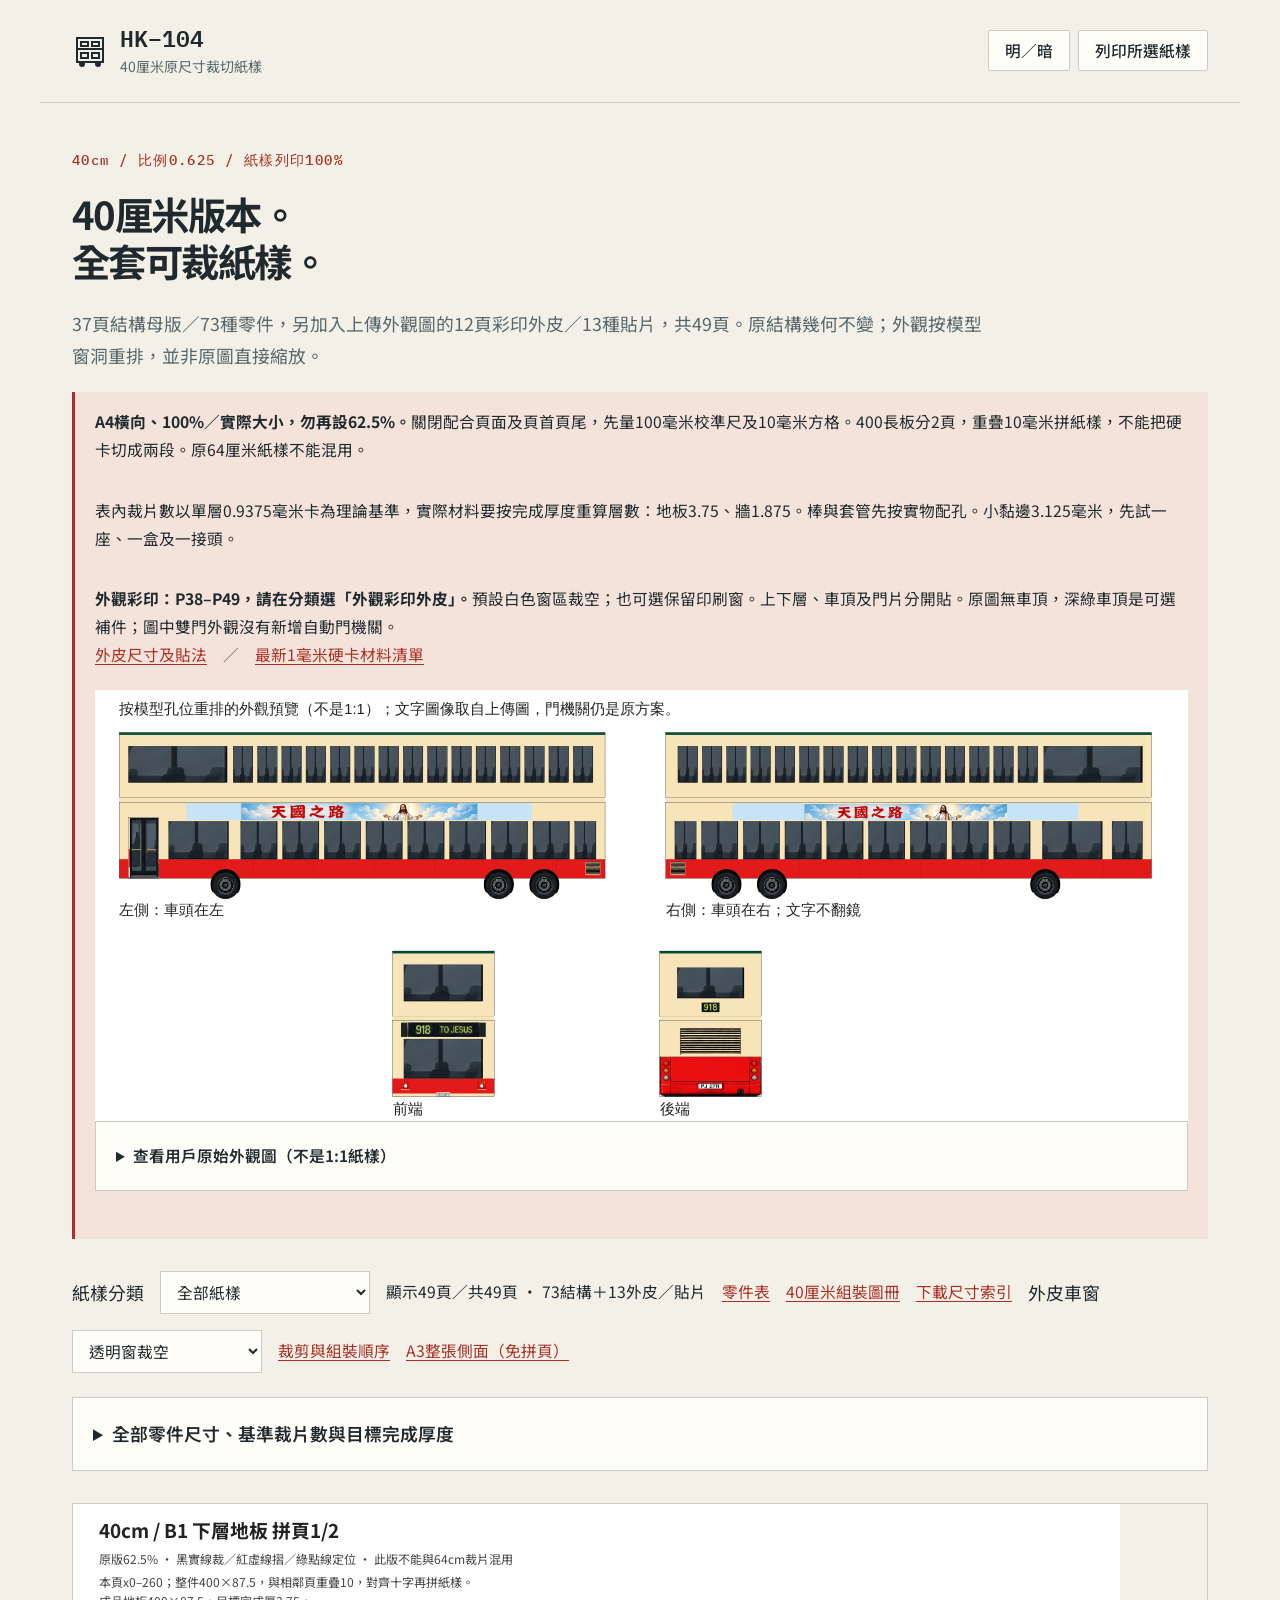
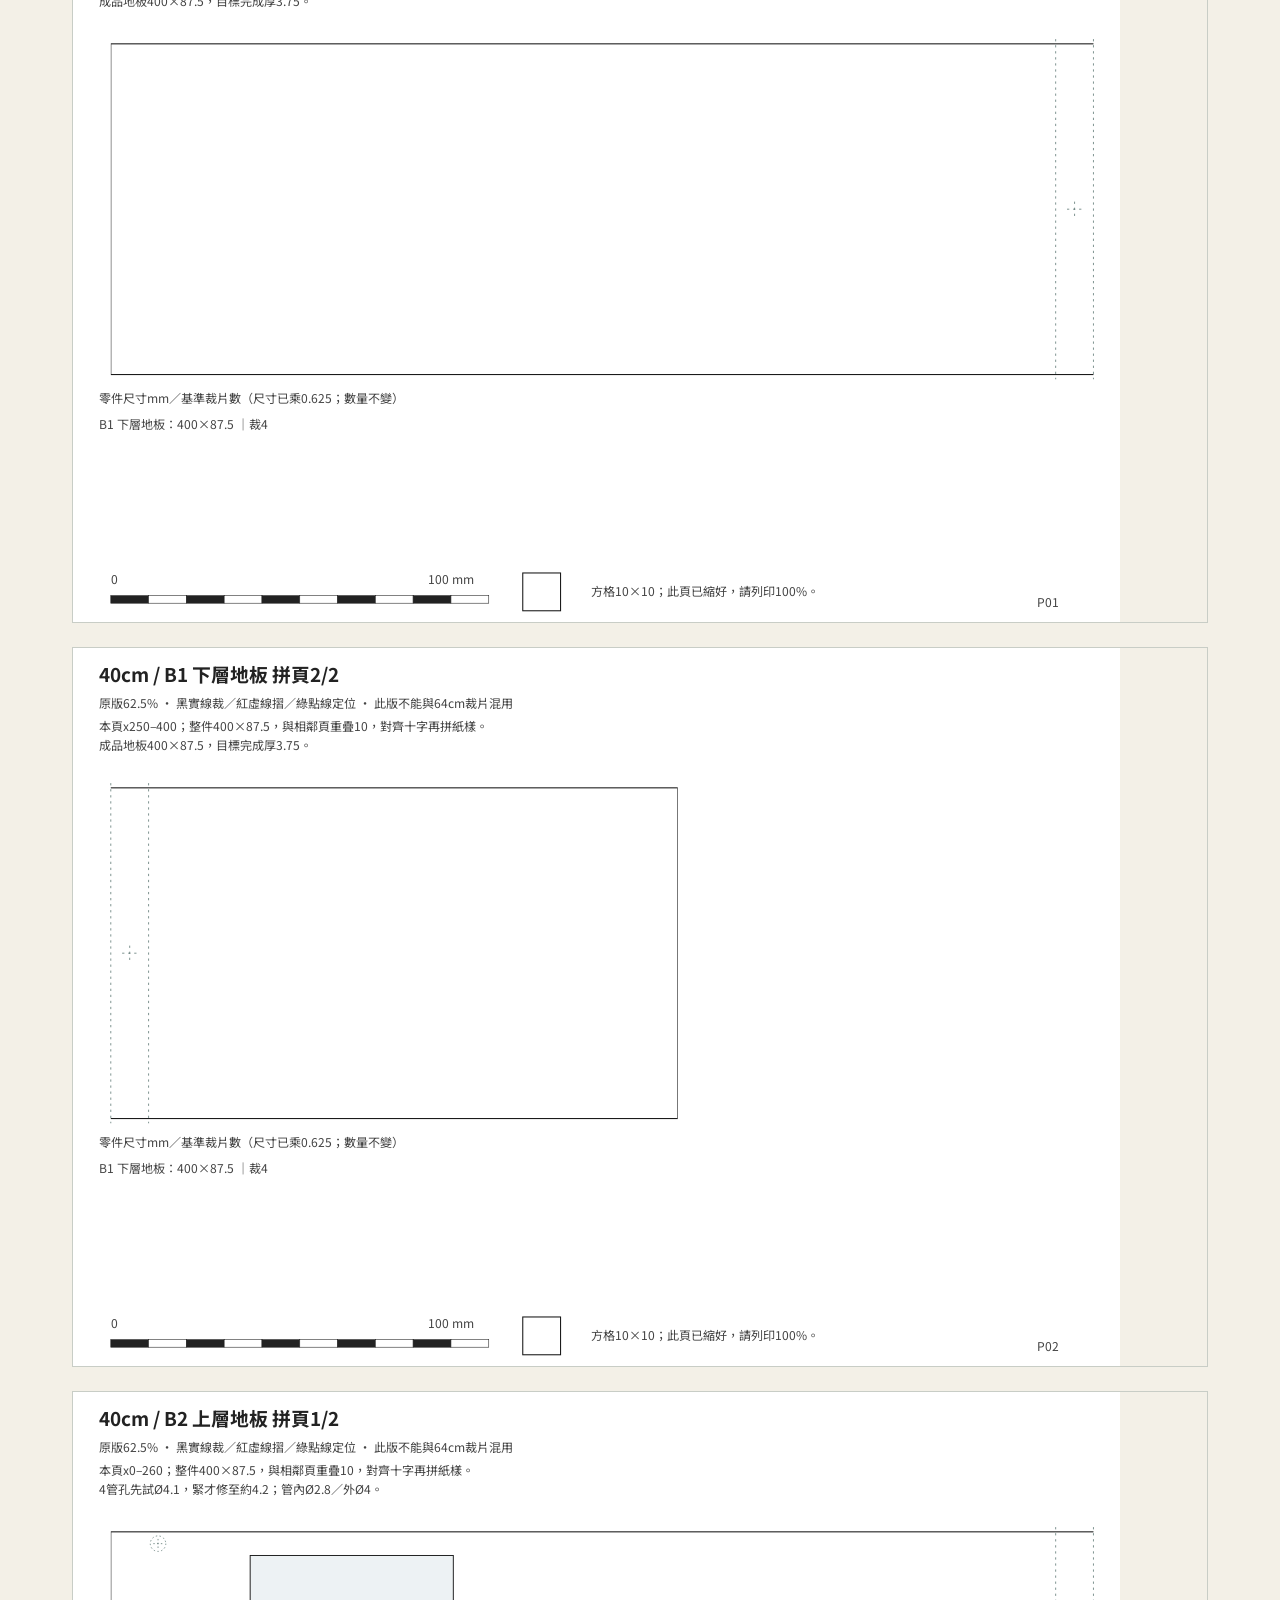
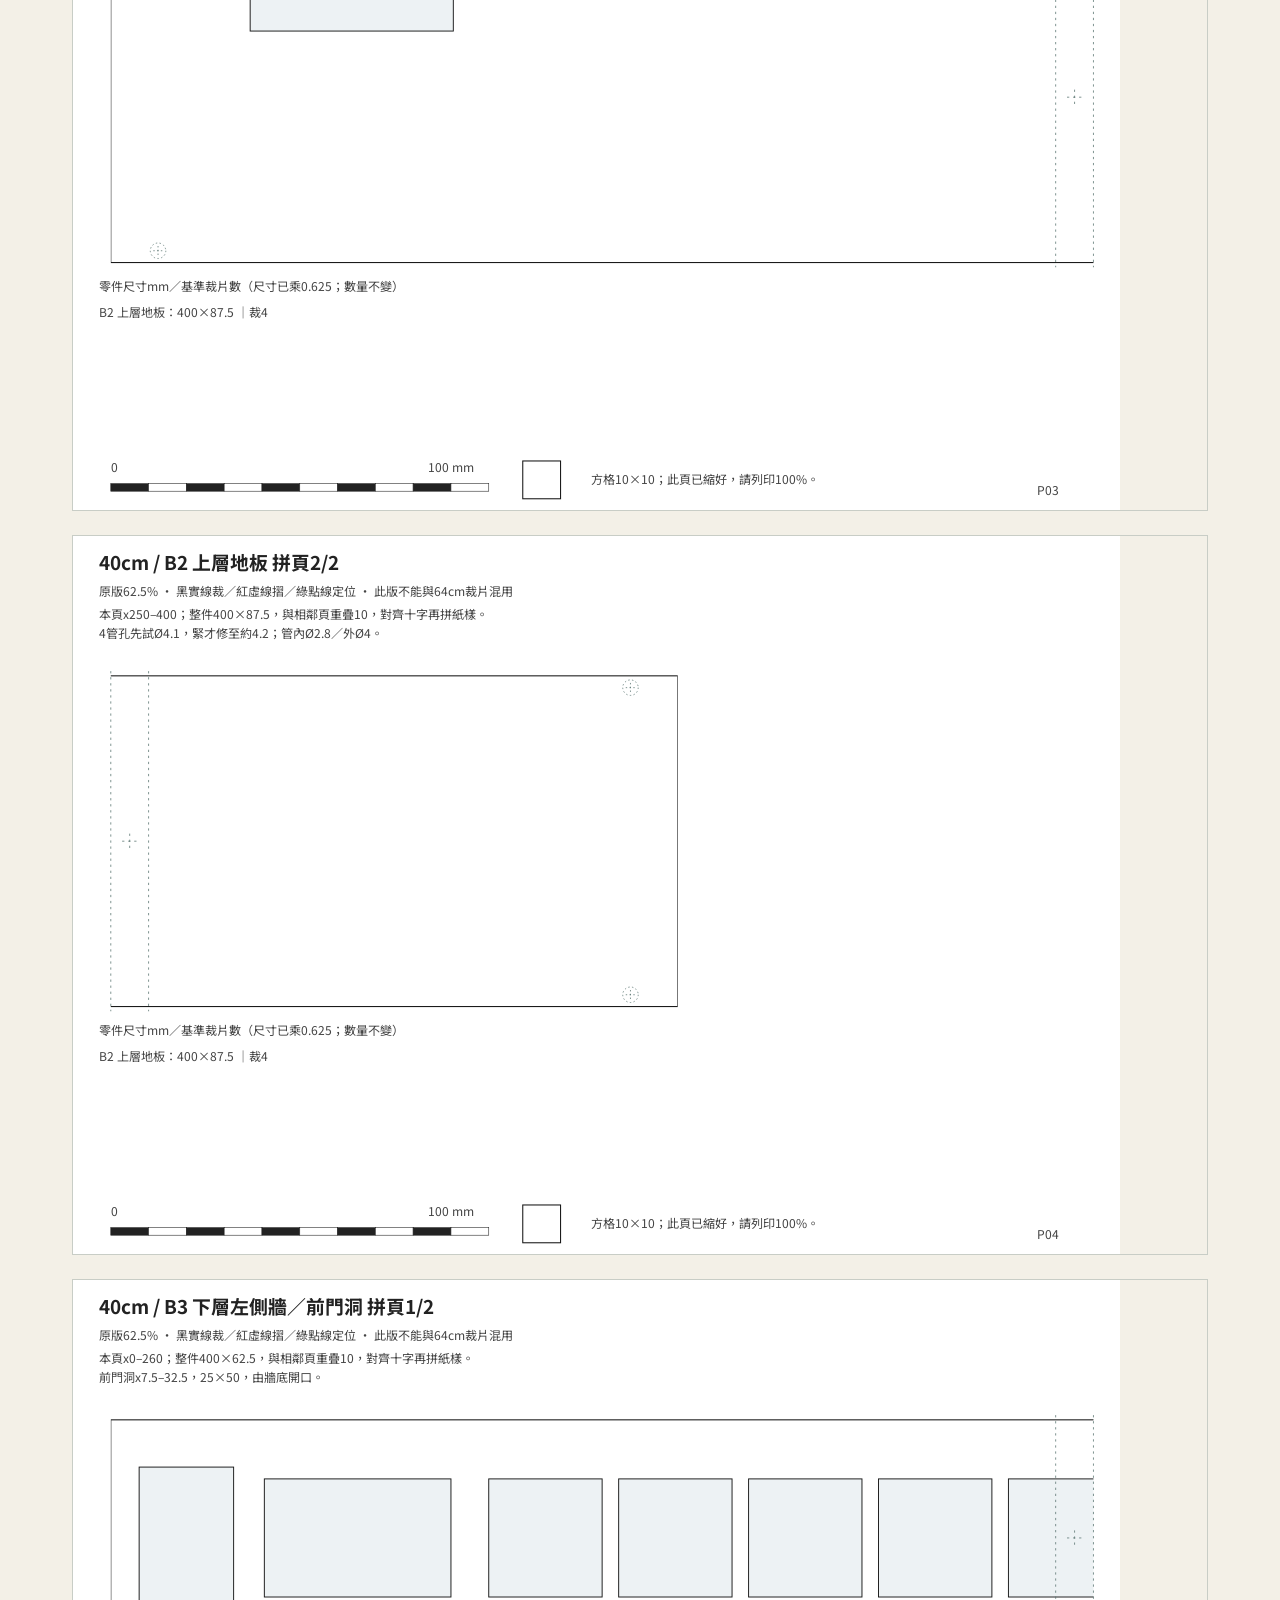
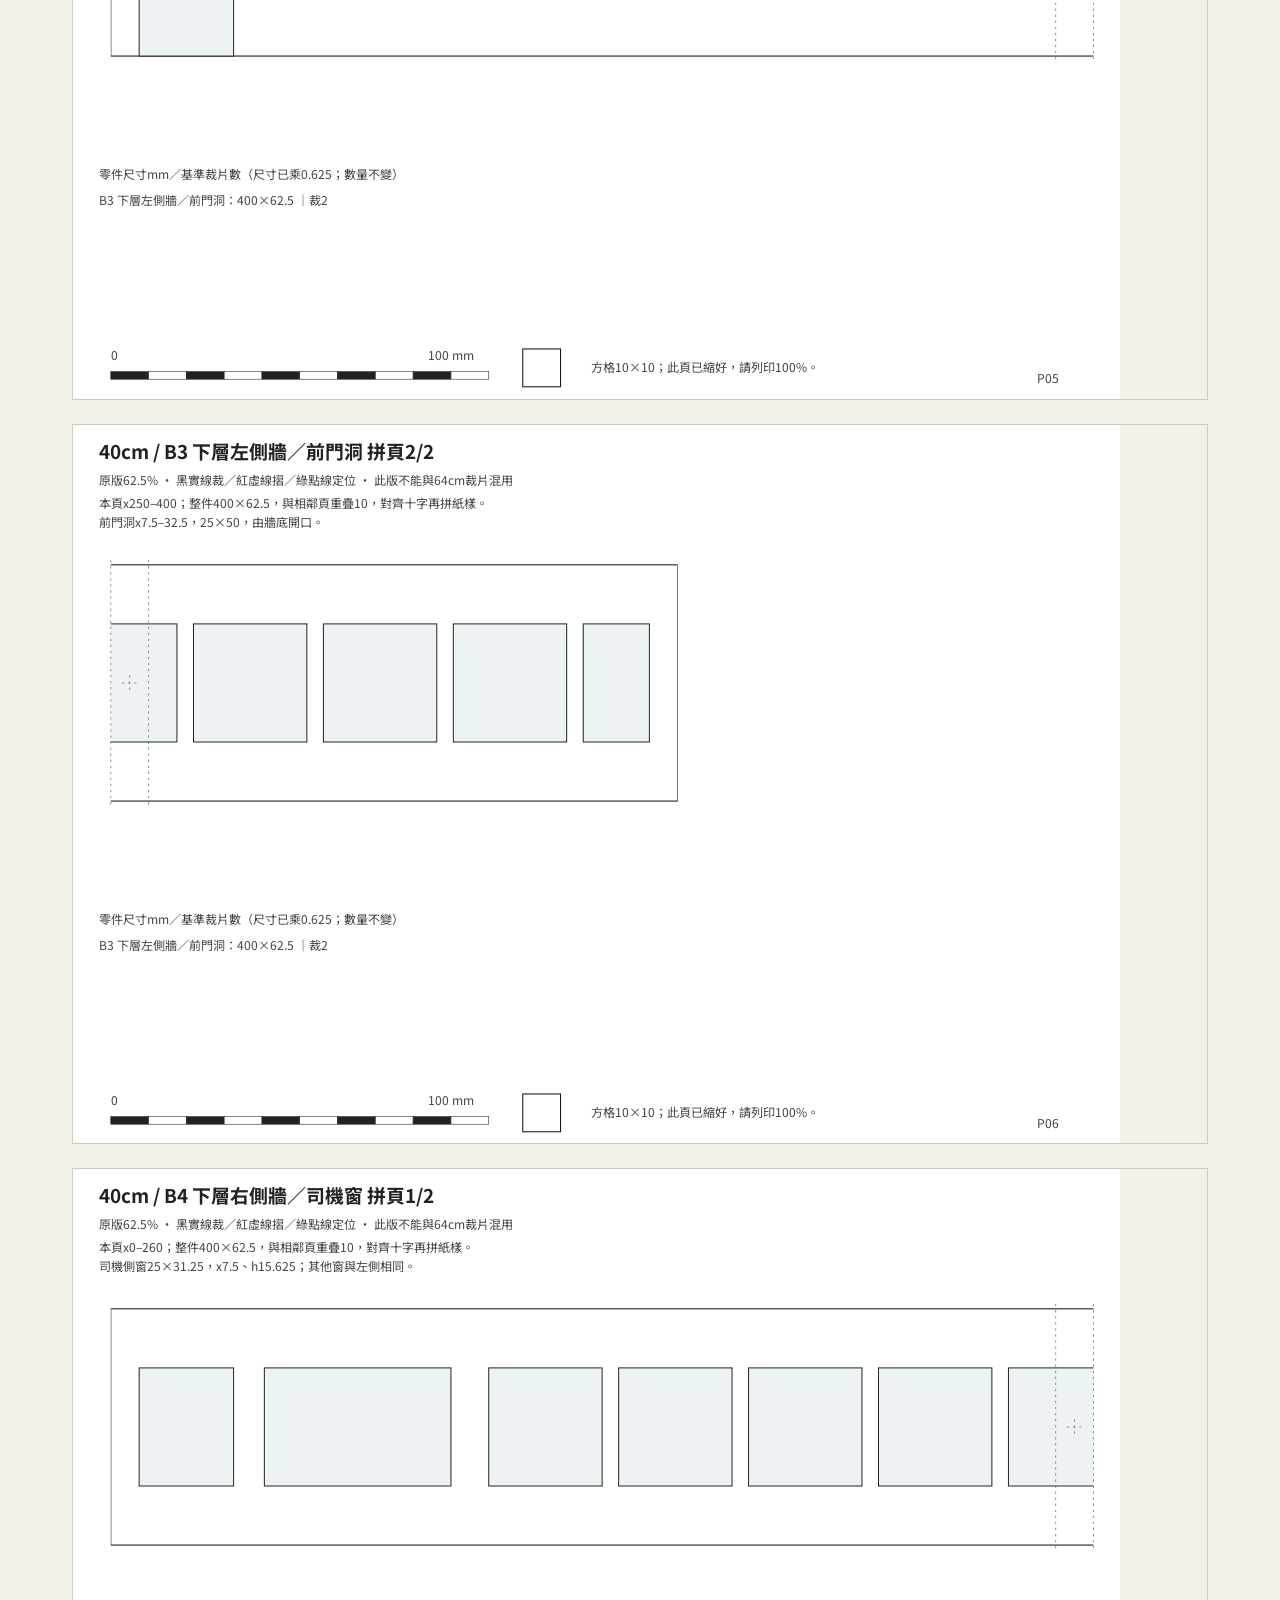
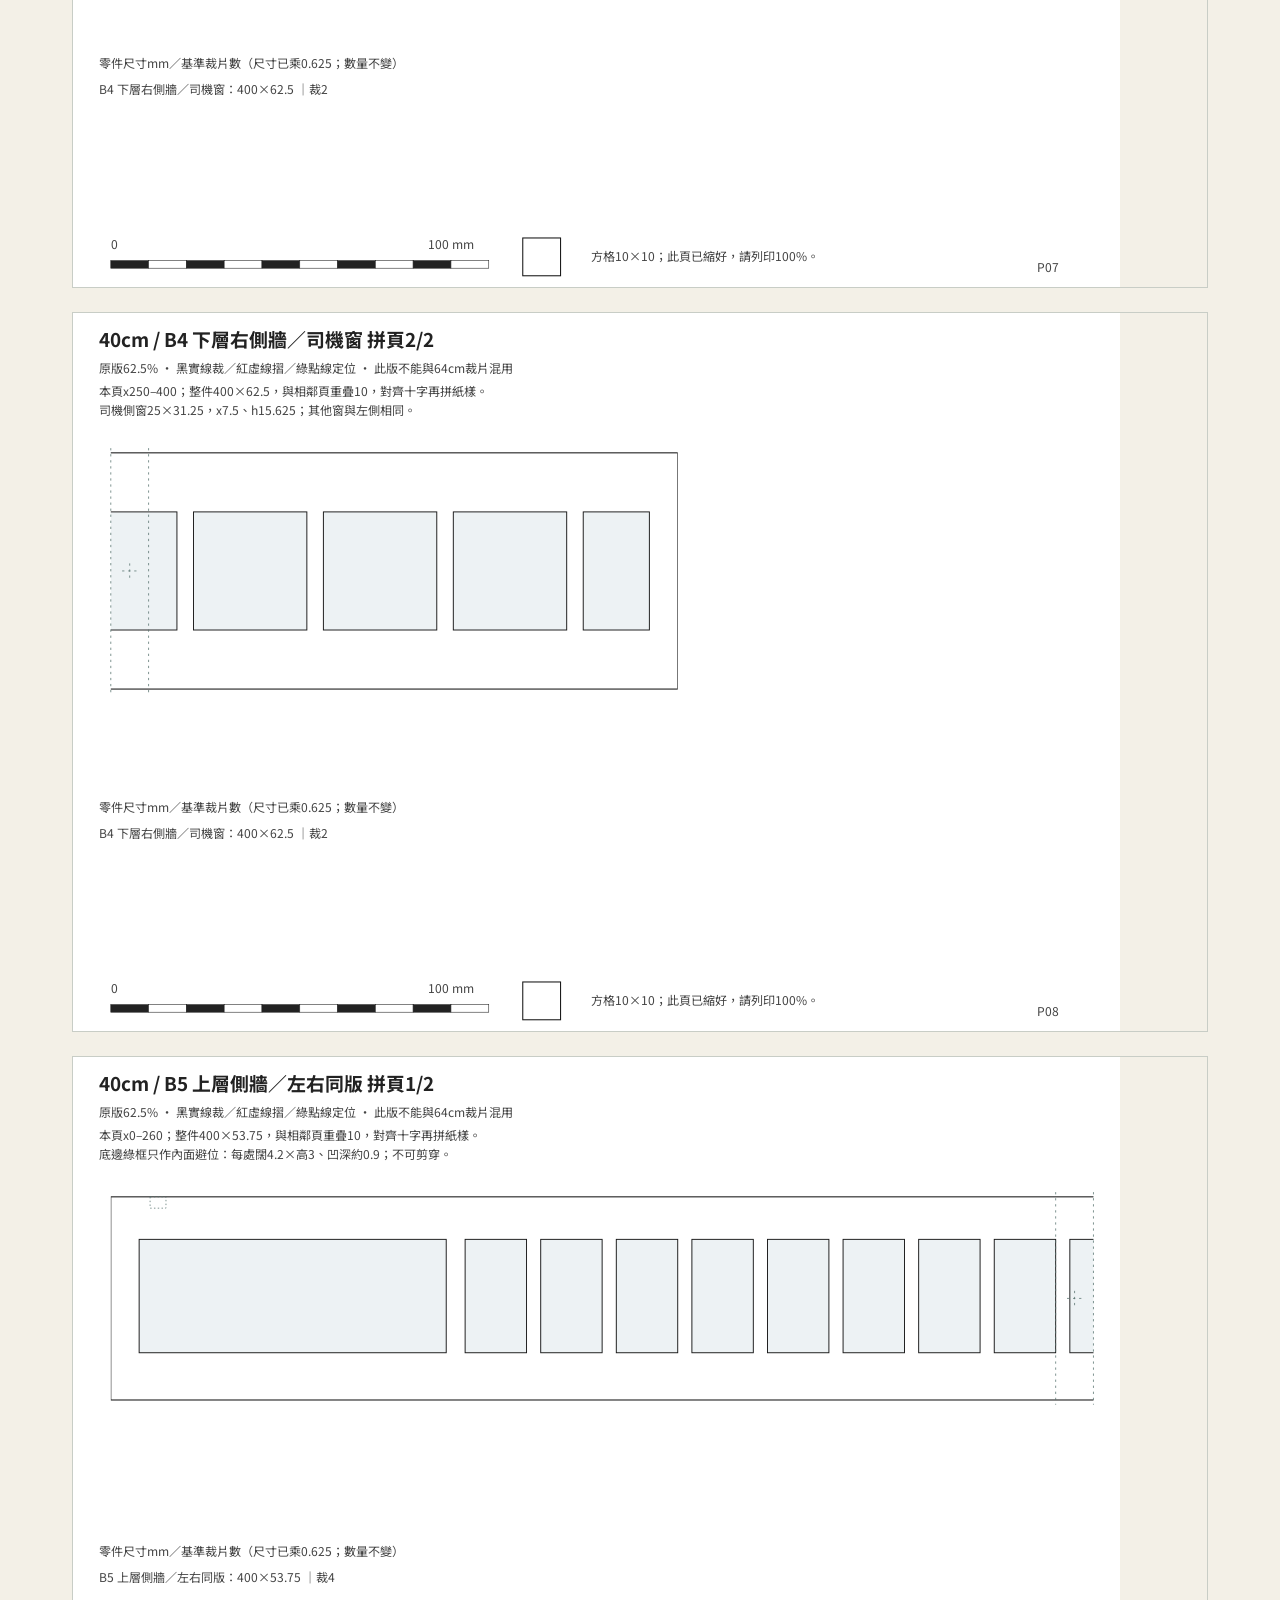
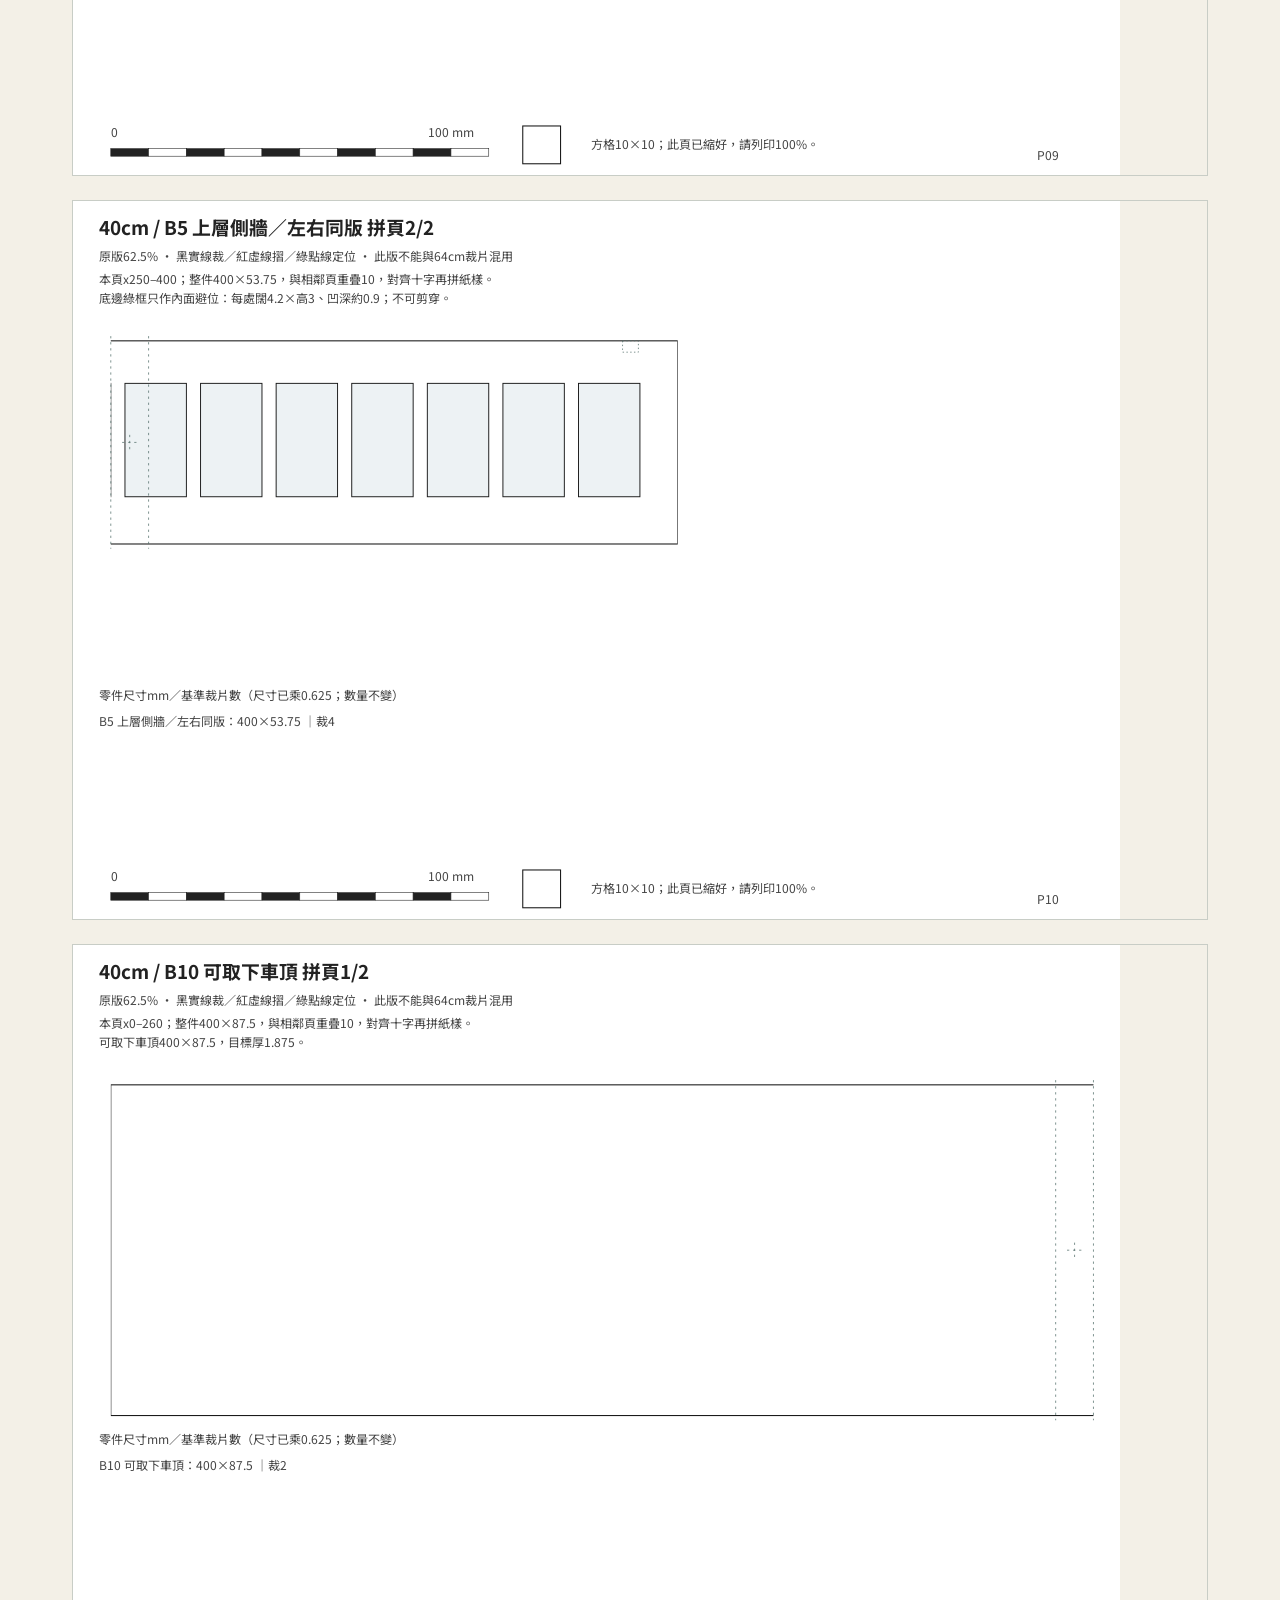
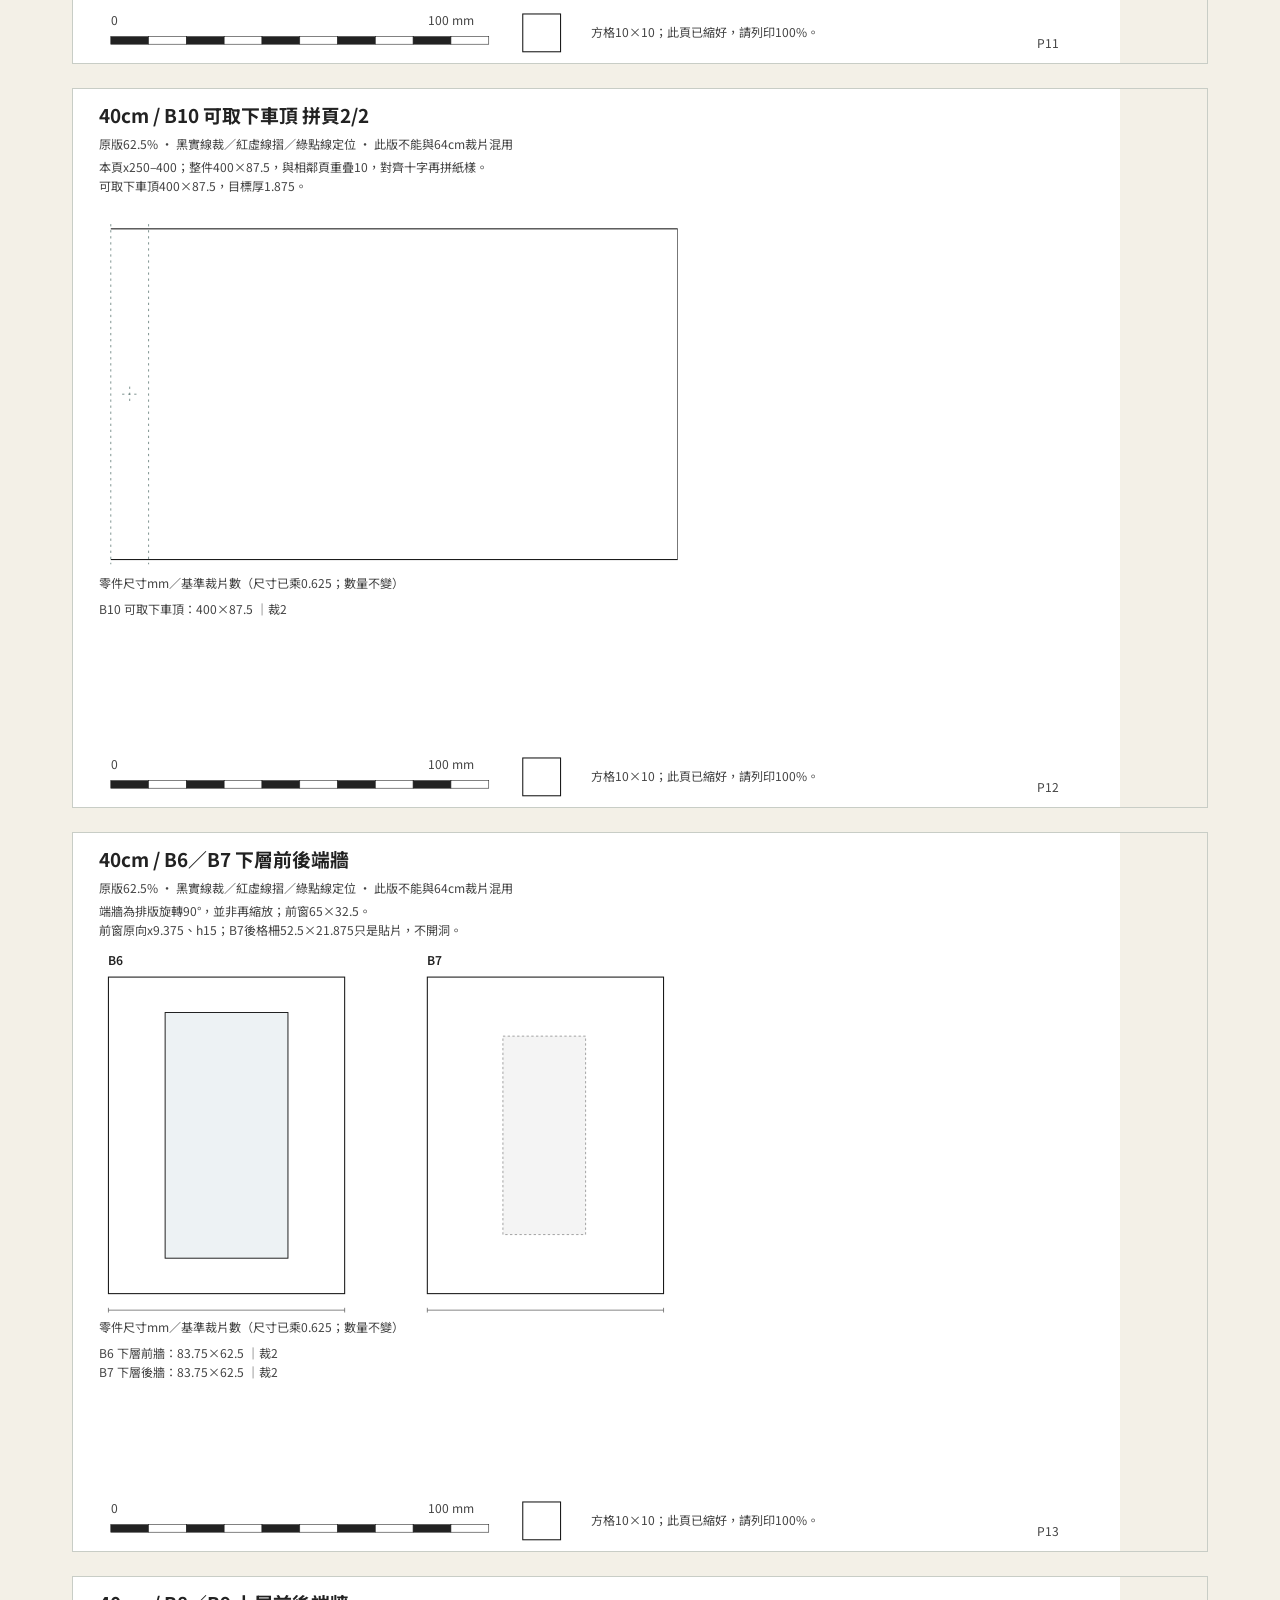
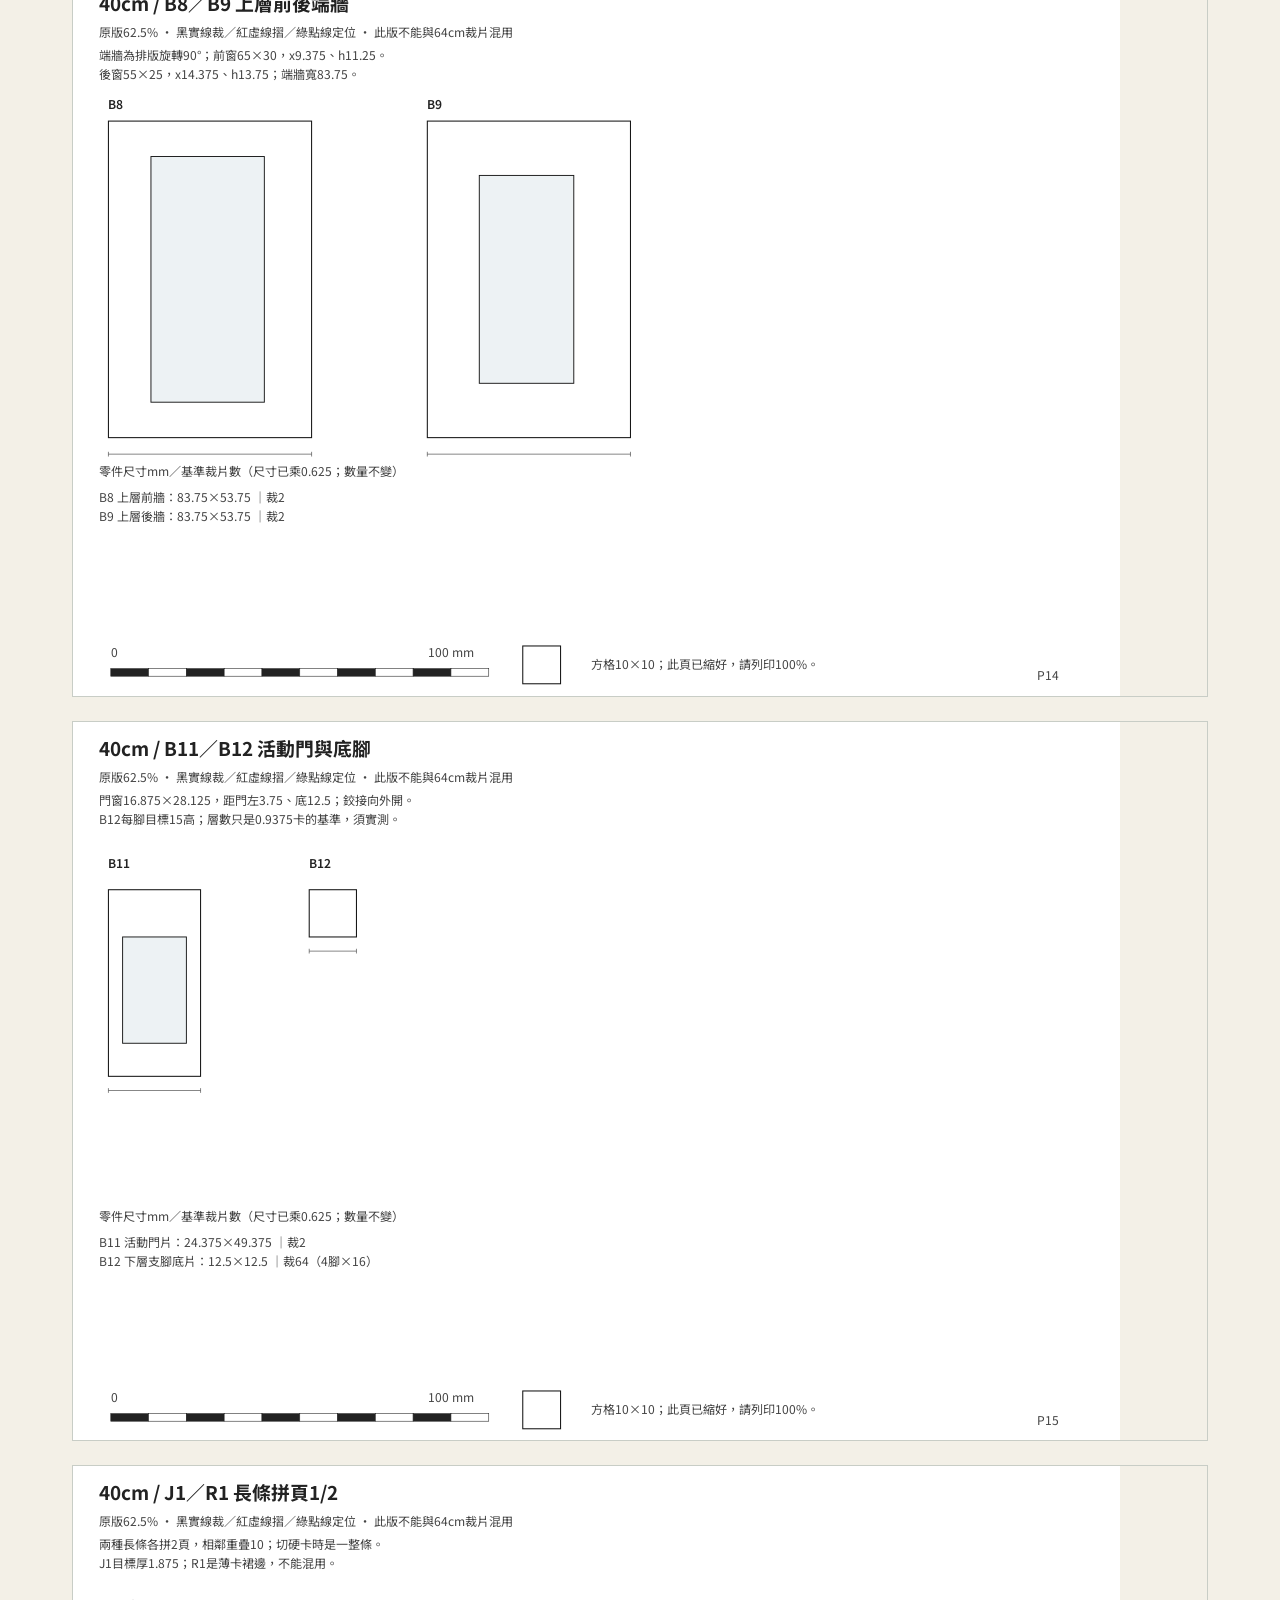
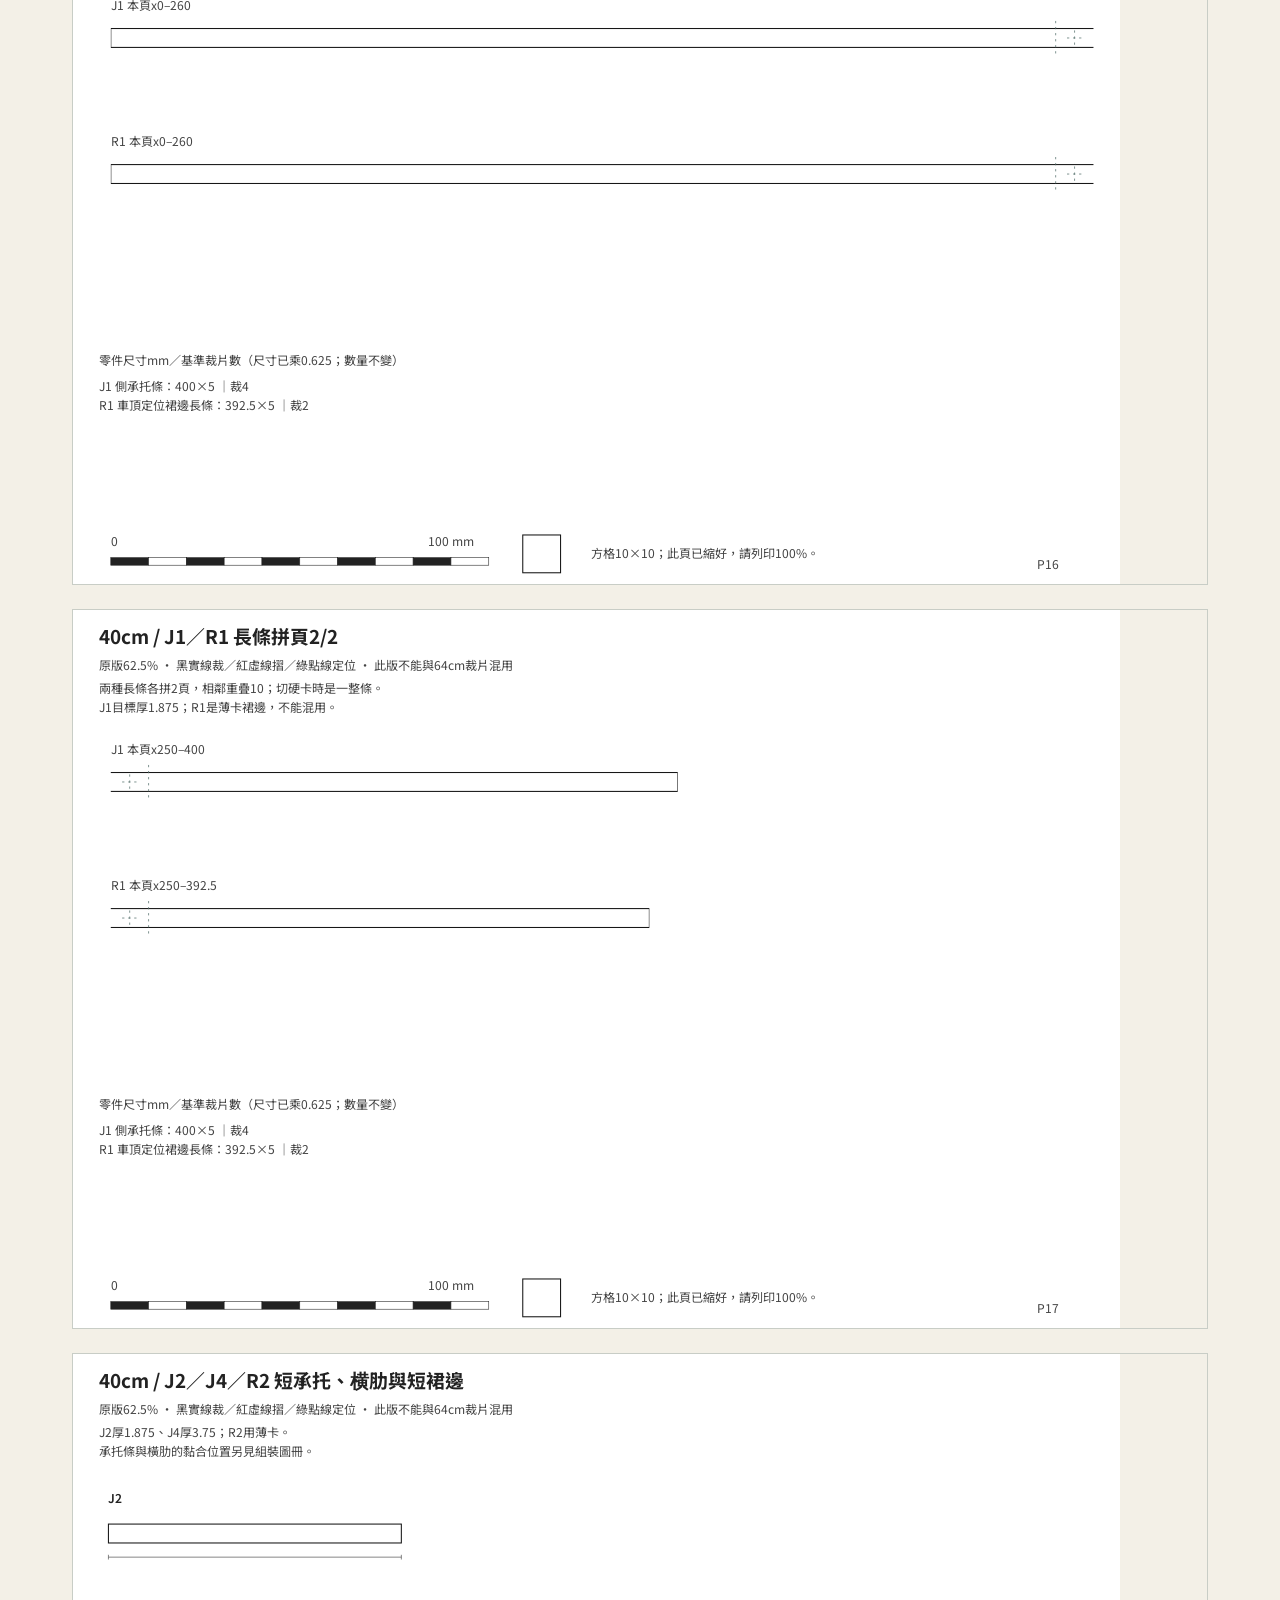
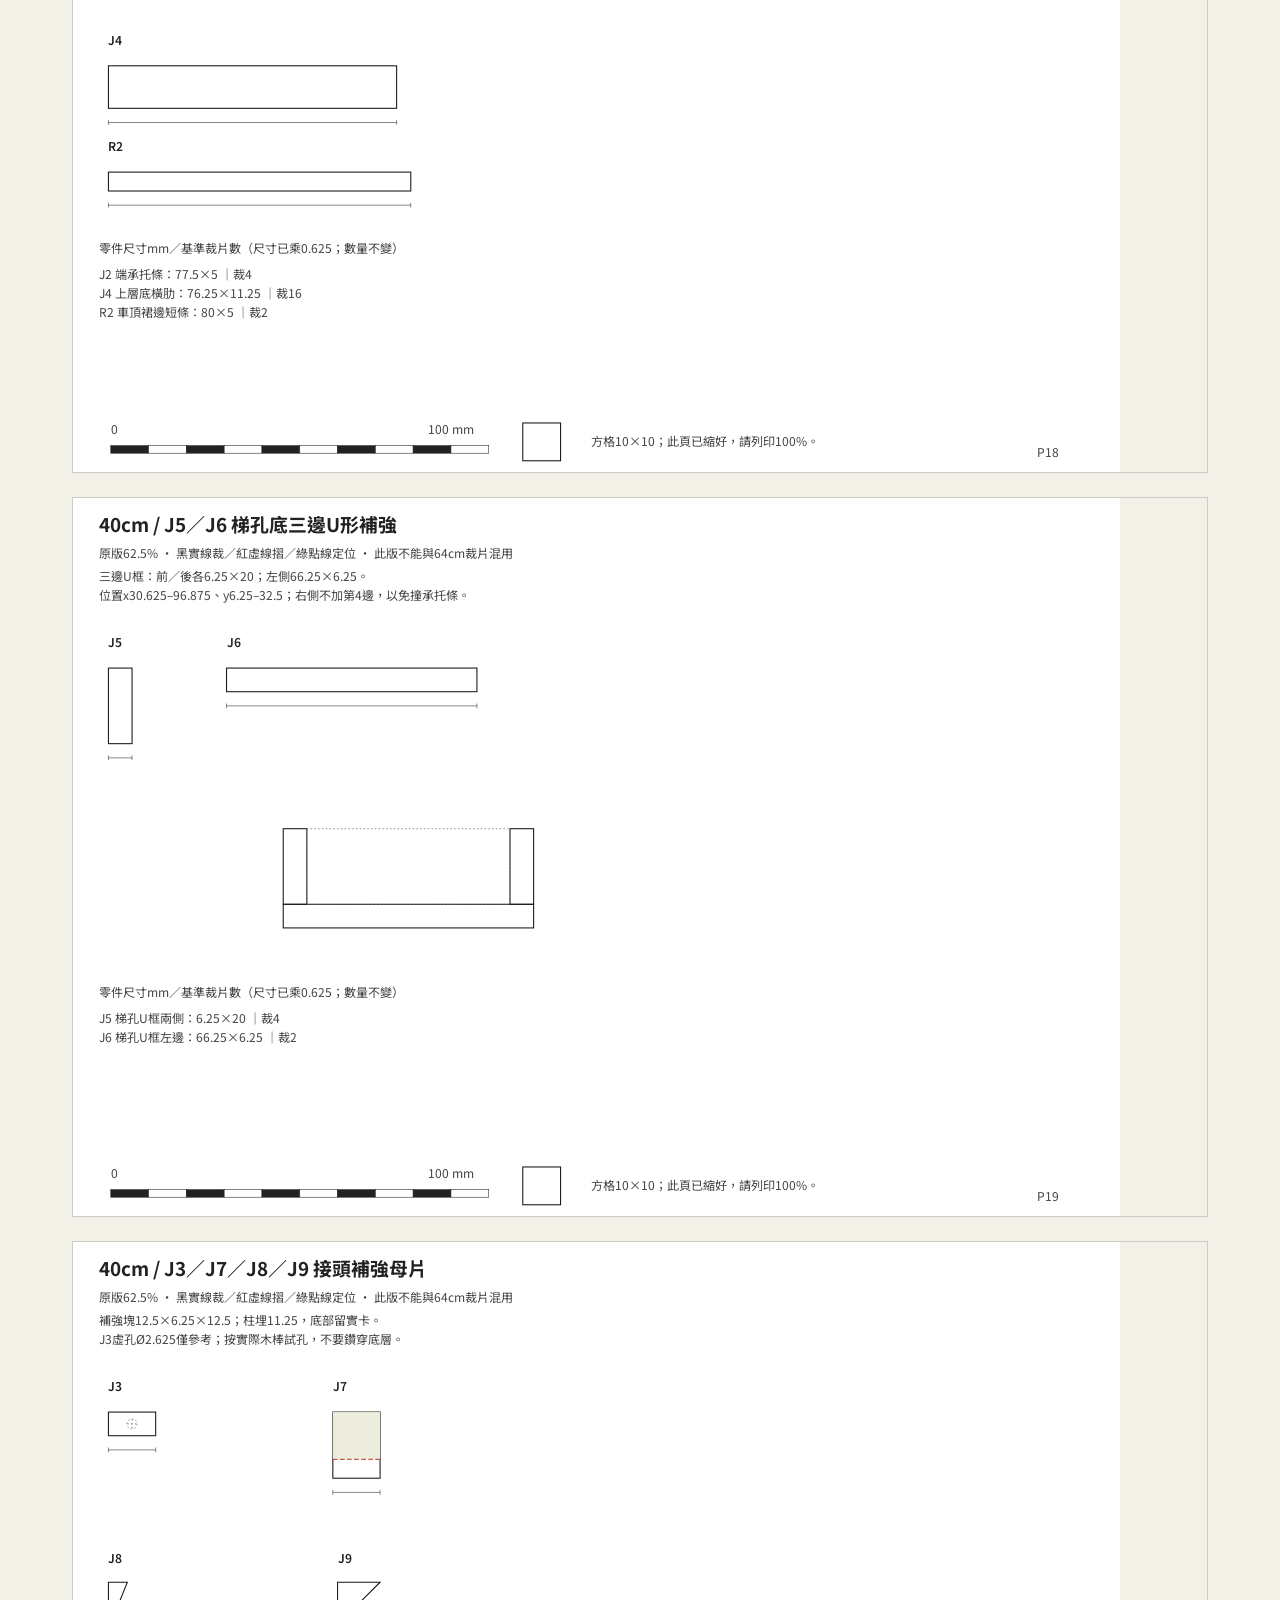
<file: hk104-bus-design-40/cutting.html>
<!doctype html><html lang="zh-Hant"><head><meta charset="utf-8"><meta name="viewport" content="width=device-width,initial-scale=1"><title>HK-104 40厘米原尺寸裁切紙樣</title><link href="https://fonts.googleapis.com/css2?family=Noto+Sans+TC:wght@400;500;600;700&family=IBM+Plex+Mono:wght@400;500;600&display=swap" rel="stylesheet"><link rel="stylesheet" href="style.css"><link rel="stylesheet" href="cutting.css"><link rel="stylesheet" href="version40.css"></head>
<body><header class="no-print"><a class="brand" href="index.html"><svg viewBox="0 0 36 36" width="36" height="36" aria-label="HK-104"><path d="M5 5h26v24H5zM5 16h26M9 9h7v4H9zM20 9h7v4h-7zM9 20h7v5H9zM20 20h7v5h-7z" fill="none" stroke="currentColor" stroke-width="2"/><circle cx="10" cy="31" r="3" fill="currentColor"/><circle cx="26" cy="31" r="3" fill="currentColor"/></svg><span>HK–104 <small>40厘米原尺寸裁切紙樣</small></span></a><div class="tools"><button id="theme">明／暗</button><button id="print">列印所選紙樣</button></div></header>
<main><section class="cut-intro no-print"><div class="eyebrow">40cm / 比例0.625 / 紙樣列印100%</div><h1>40厘米版本。<br>全套可裁紙樣。</h1><p>原64厘米方案同比例縮小，上層64座、下層40座和全部機關保留。37頁母版涵蓋73種零件；圖形已縮小，但校準尺、紙張和文字不縮小。</p><div class="note"><b>A4橫向、100%／實際大小，勿再設62.5%。</b>關閉配合頁面及頁首頁尾，先量100毫米校準尺及10毫米方格。400長板分2頁，重疊10毫米拼紙樣，不能把硬卡切成兩段。原64厘米紙樣不能混用。</div><div class="note">表內裁片數以單層0.9375毫米卡為理論基準，實際材料要按完成厚度重算層數：地板3.75、牆1.875。棒與套管先按實物配孔。小黏邊3.125毫米，先試一座、一盒及一接頭。</div></section>
<section class="cut-toolbar no-print"><label for="filter">紙樣分類</label><select id="filter"><option value="all">全部紙樣</option><option value="body">車身與地板</option><option value="joint">接頭與補強</option><option value="seat">座椅</option><option value="stair">樓梯與扶手</option><option value="facility">內部設施盒</option><option value="glass">透明窗片</option><option value="decor">輪片與外觀</option></select><span id="count"></span><a href="#catalog">零件表</a><a href="index.html">40厘米組裝圖冊</a><a href="HK-104-40cm-裁切索引.md">下載尺寸索引</a></section>
<details id="catalog" class="no-print"><summary>全部零件尺寸、基準裁片數與目標完成厚度</summary><p>每種母版重複描畫，座位數不變。硬卡疊層數量只供0.9375理論基準；材料厚度不同時必須重算。「薄卡」成盒尺寸需扣除實際紙厚公差。</p><div class="facility-table"><table><thead><tr><th>編號</th><th>零件</th><th>40cm尺寸mm</th><th>基準裁片數</th><th>完成數／材料</th></tr></thead><tbody id="parts"></tbody></table></div></details>
<div id="templates"></div><footer class="no-print"><span>HK–104 / CUT 40-A · 全圖比例0.625</span><span>37頁／73種；未實物試製，先核對尺再試件</span></footer></main><script src="pack.js"></script><script src="livery-pack.js"></script><script src="cutting.js"></script></body></html>
</file>
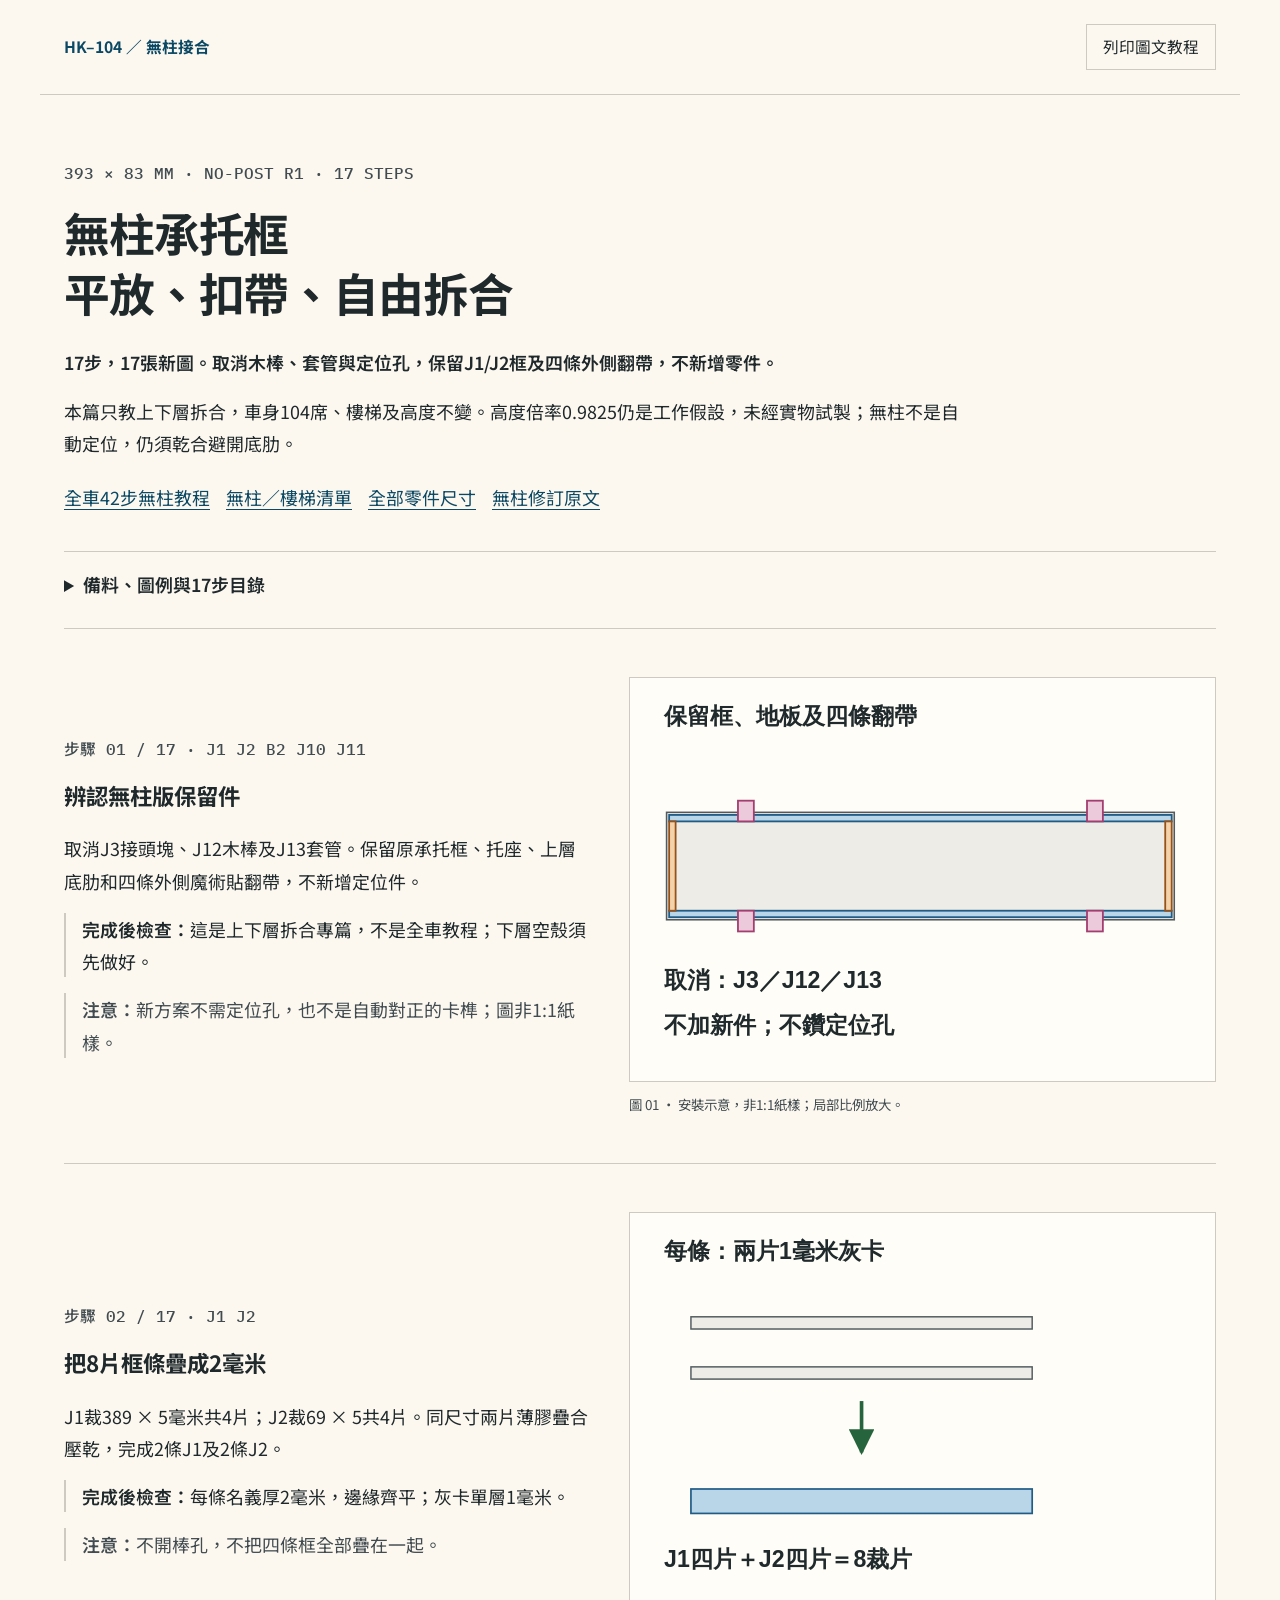
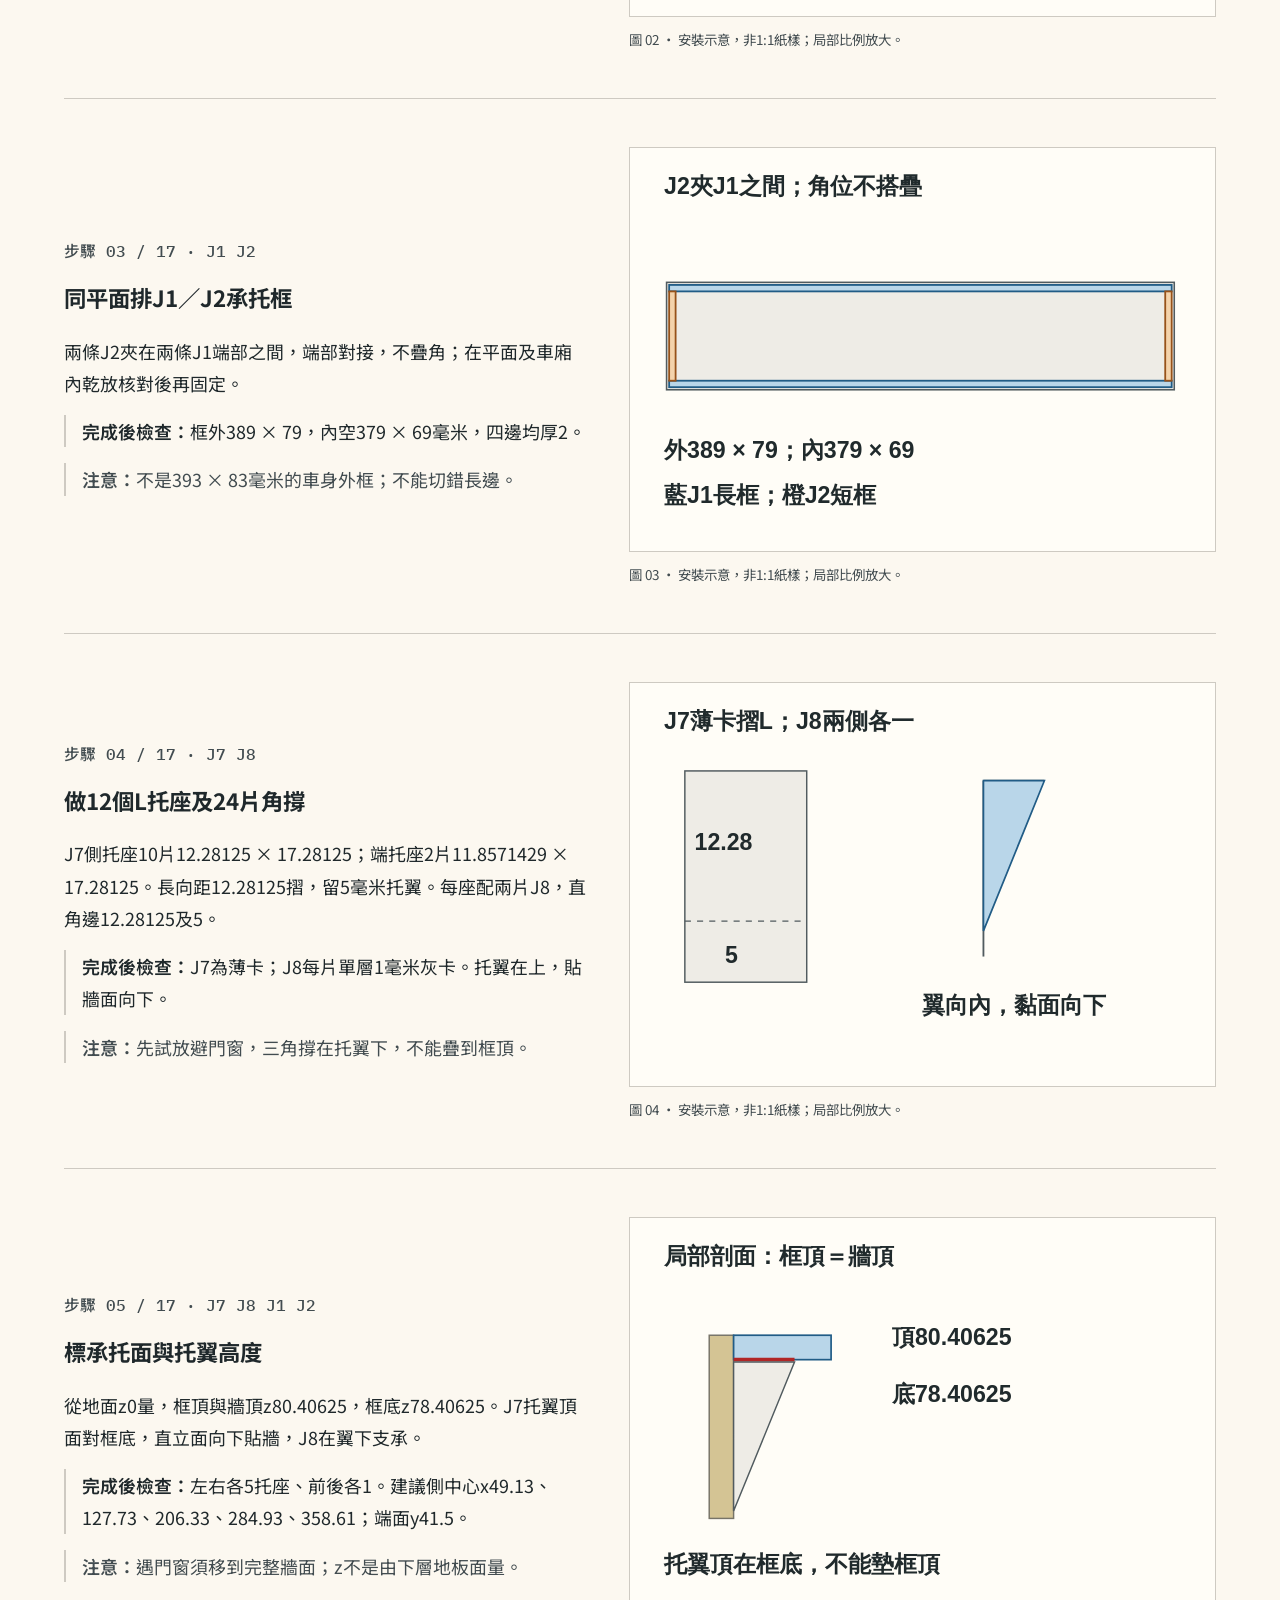
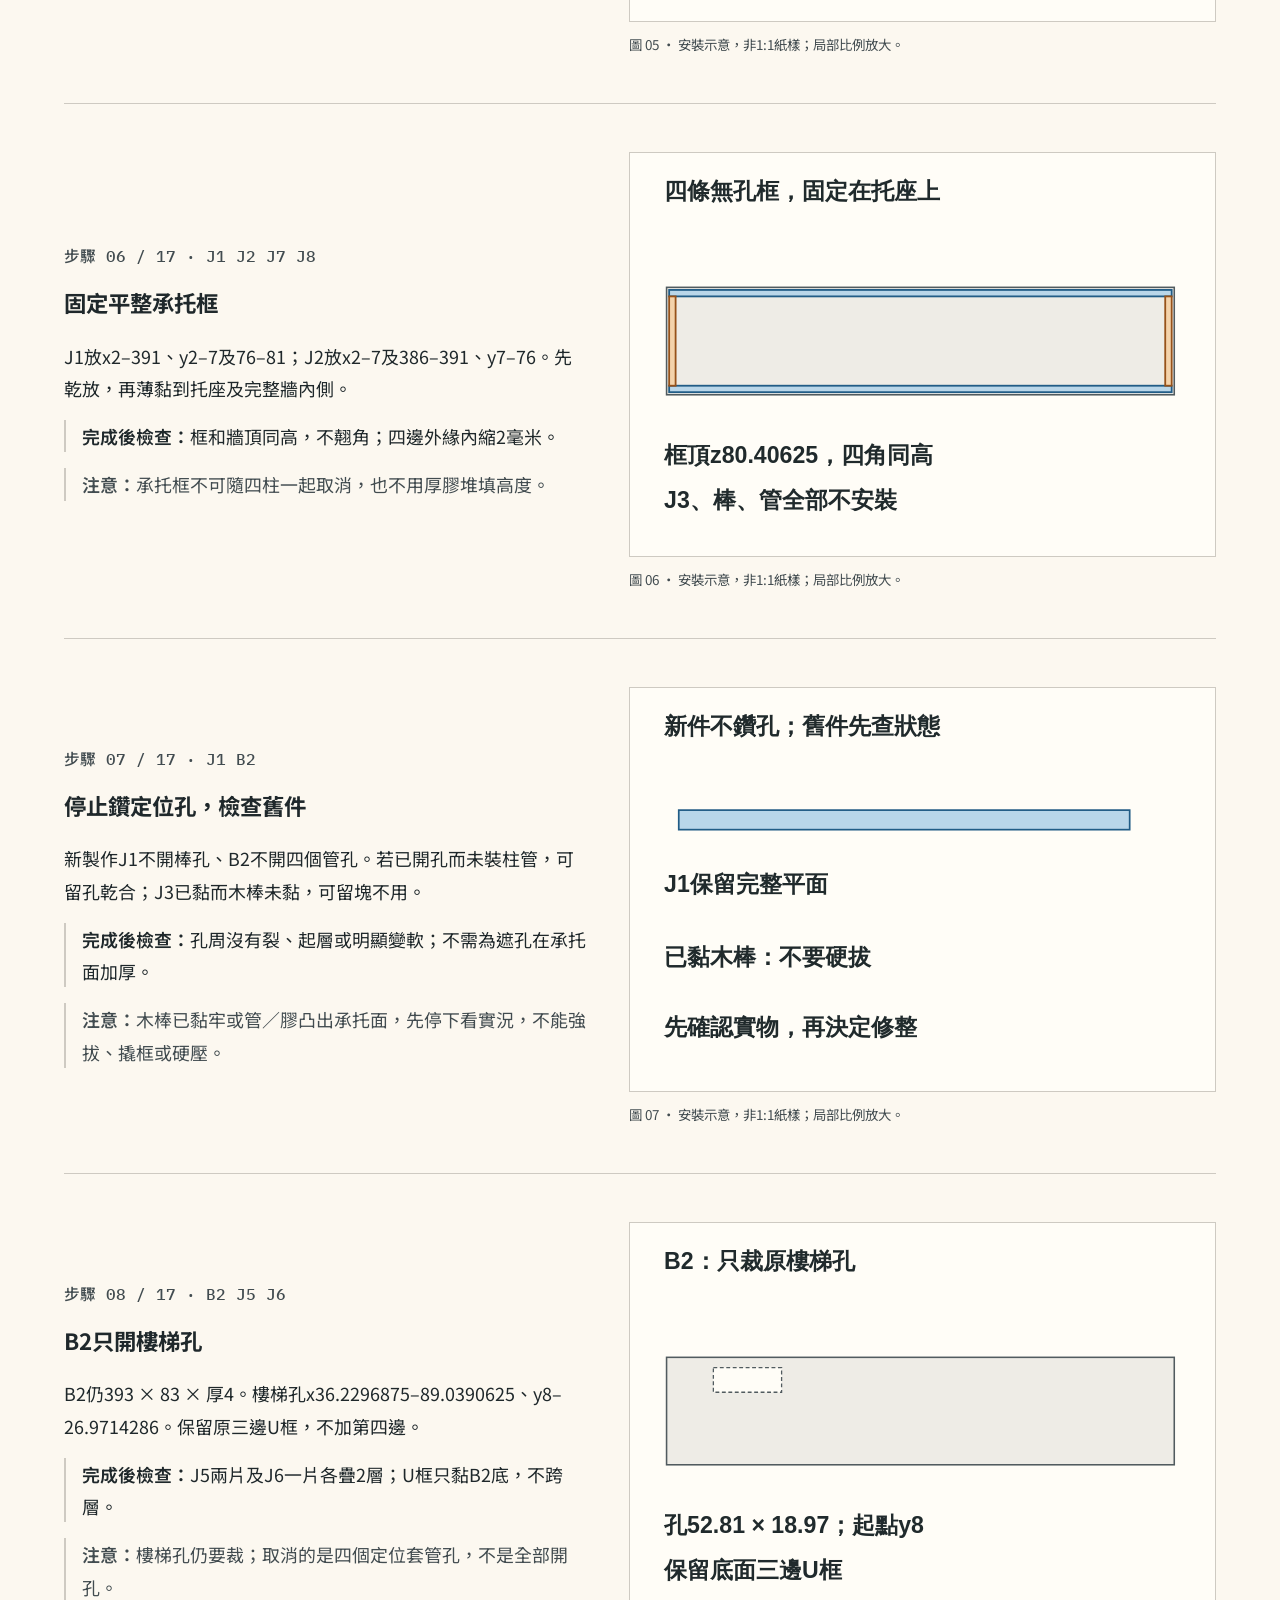
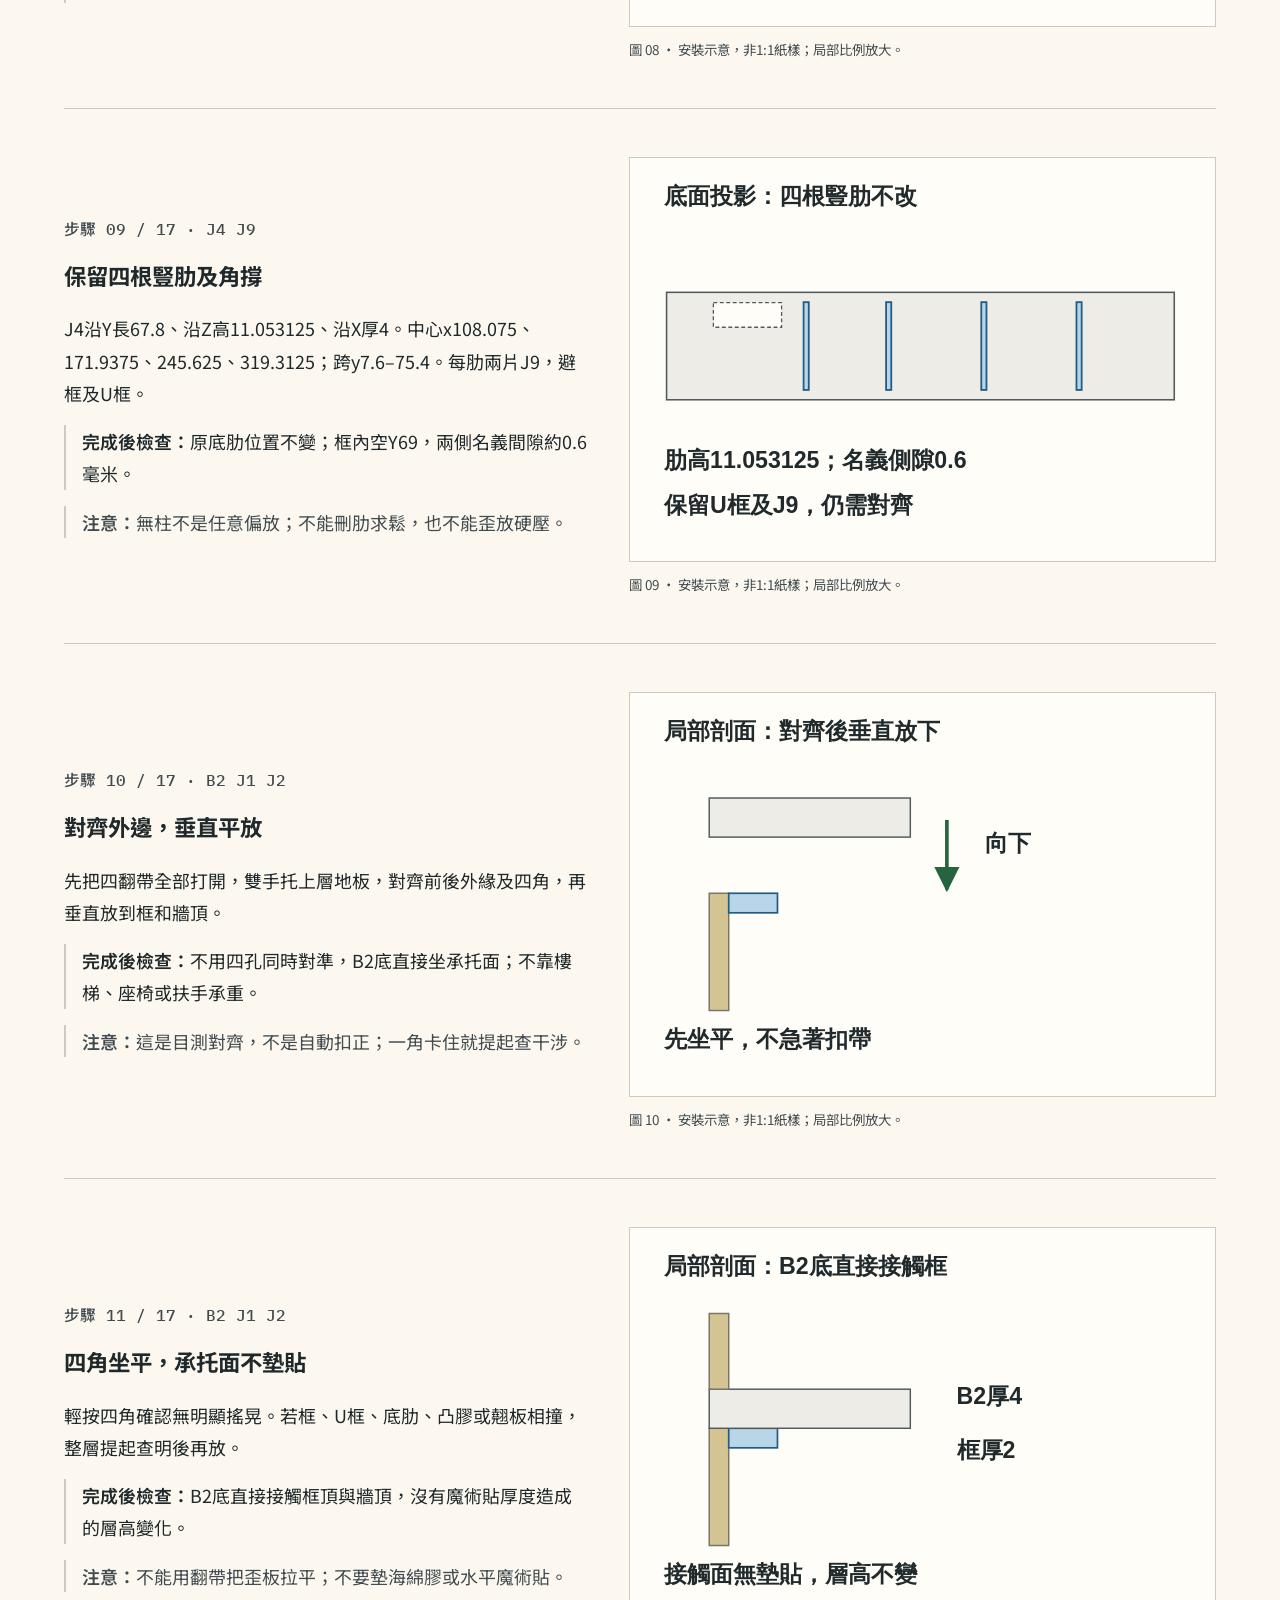
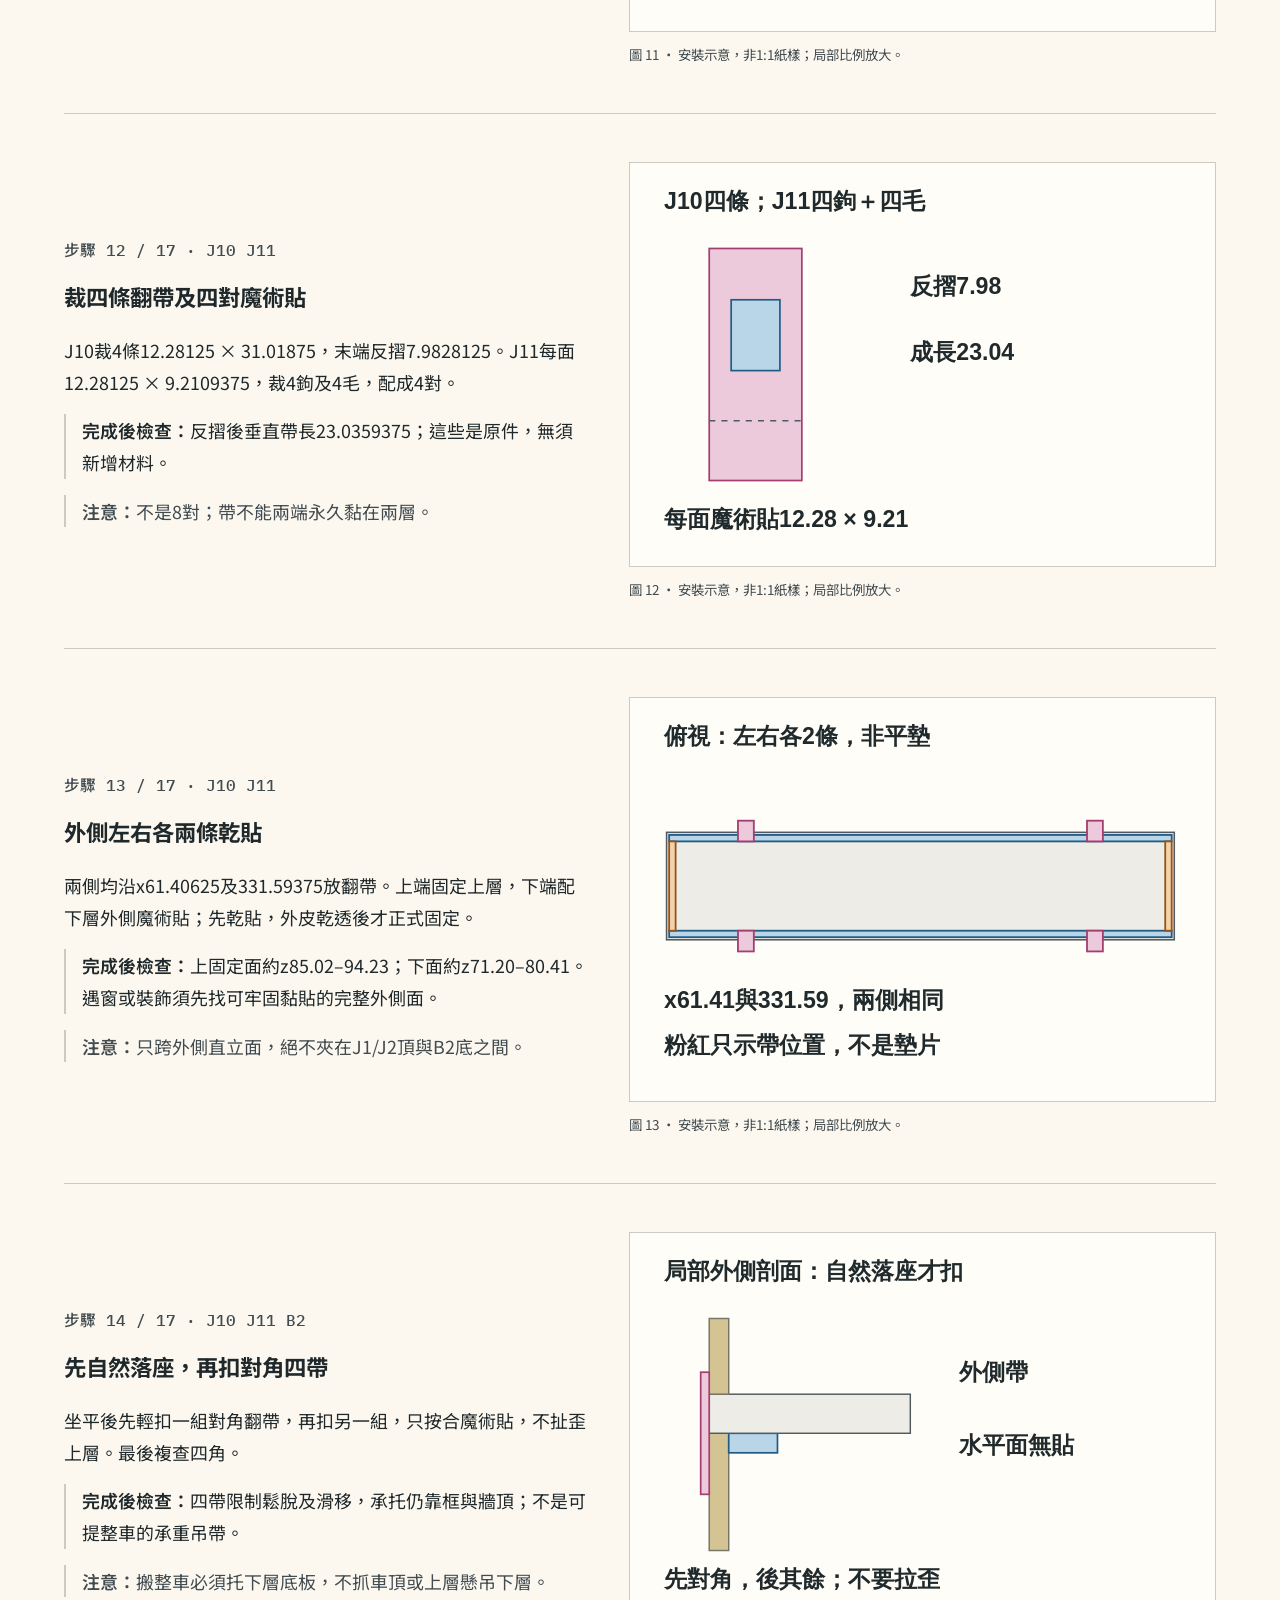
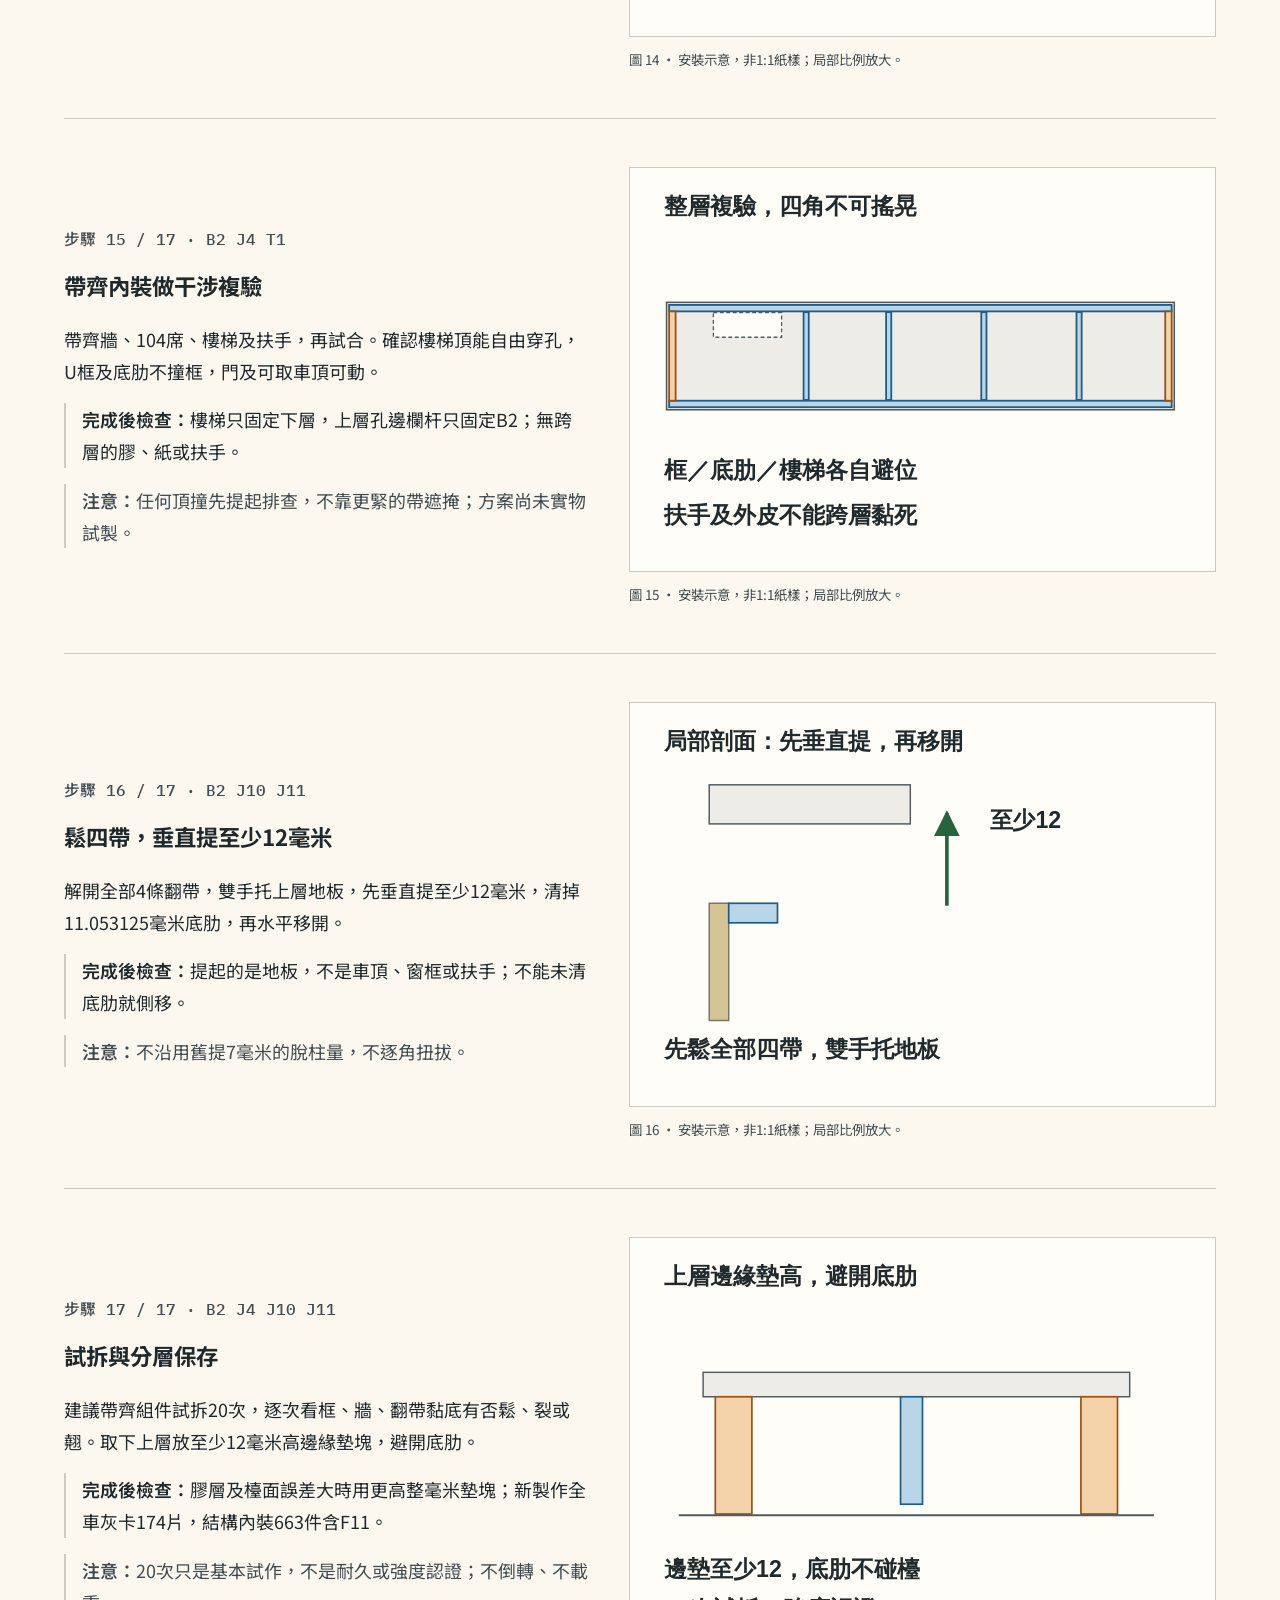
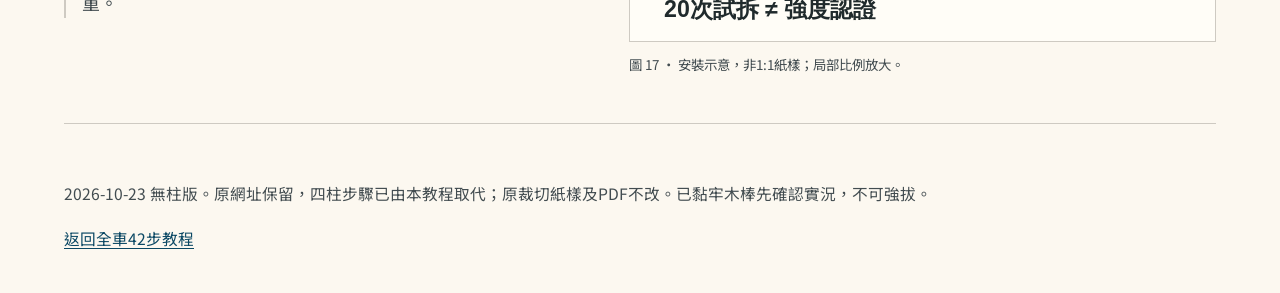
<file: hk104-bus-design-40/frame-tutorial-393.html>
<!doctype html><html lang="zh-Hant"><head><meta charset="utf-8"><meta name="viewport" content="width=device-width,initial-scale=1"><title>HK-104 39.3厘米｜無柱承托框17步教程</title><meta name="description" content="取消四柱、套管及定位孔，保留承托框與四條外側魔術貼翻帶；17步無柱拆合安裝圖。"><link href="https://fonts.googleapis.com/css2?family=Noto+Sans+TC:wght@400;500;600;700&family=IBM+Plex+Mono:wght@400;500&display=swap" rel="stylesheet"><link href="tutorial-base-393.css" rel="stylesheet"><link href="frame-tutorial-393.css" rel="stylesheet"></head><body><a class="skip" href="#steps">跳至拼裝步驟</a><header><a href="index.html">HK–104 ／ 無柱接合</a><button id="tutorial-print" type="button">列印圖文教程</button></header><main><section class="intro"><p class="eyebrow">393 × 83 MM · NO-POST R1 · 17 STEPS</p><h1>無柱承托框<br>平放、扣帶、自由拆合</h1><p class="lead">17步，17張新圖。取消木棒、套管與定位孔，保留J1/J2框及四條外側翻帶，不新增零件。</p><p>本篇只教上下層拆合，車身104席、樓梯及高度不變。高度倍率0.9825仍是工作假設，未經實物試製；無柱不是自動定位，仍須乾合避開底肋。</p><nav class="related"><a href="bus-tutorial-393.html">全車42步無柱教程</a><a href="checklist.html">無柱／樓梯清單</a><a href="revision-393.html">全部零件尺寸</a><a href="no-post-revision/HK-104-39.3cm-無柱拆合修訂.md">無柱修訂原文</a></nav></section><details class="contents"><summary>備料、圖例與17步目錄</summary><p class="legend">藍：J1長框；橙：J2短框；粉紅：外側翻帶。水平承托面不夾魔術貼；不以翻帶拉平歪框。</p><p class="scope">本篇框及托座：框8片灰卡＋J8共24片＝32片1毫米灰卡；另J7薄卡12片，不含B2及底肋等其餘全車件。全車新製作灰卡174片／65完成件，結構內裝663件含可選F11，不含外皮及人仔。</p><nav aria-label="教程步驟"><a href="#step-1"><span>01</span>辨認無柱版保留件</a><a href="#step-2"><span>02</span>把8片框條疊成2毫米</a><a href="#step-3"><span>03</span>同平面排J1／J2承托框</a><a href="#step-4"><span>04</span>做12個L托座及24片角撐</a><a href="#step-5"><span>05</span>標承托面與托翼高度</a><a href="#step-6"><span>06</span>固定平整承托框</a><a href="#step-7"><span>07</span>停止鑽定位孔，檢查舊件</a><a href="#step-8"><span>08</span>B2只開樓梯孔</a><a href="#step-9"><span>09</span>保留四根豎肋及角撐</a><a href="#step-10"><span>10</span>對齊外邊，垂直平放</a><a href="#step-11"><span>11</span>四角坐平，承托面不墊貼</a><a href="#step-12"><span>12</span>裁四條翻帶及四對魔術貼</a><a href="#step-13"><span>13</span>外側左右各兩條乾貼</a><a href="#step-14"><span>14</span>先自然落座，再扣對角四帶</a><a href="#step-15"><span>15</span>帶齊內裝做干涉複驗</a><a href="#step-16"><span>16</span>鬆四帶，垂直提至少12毫米</a><a href="#step-17"><span>17</span>試拆與分層保存</a></nav></details><article id="steps"><section class="tutorial-step" id="step-1"><div class="step-text"><p class="step-count">步驟 01 / 17 · J1 J2 B2 J10 J11</p><h2>辨認無柱版保留件</h2><p>取消J3接頭塊、J12木棒及J13套管。保留原承托框、托座、上層底肋和四條外側魔術貼翻帶，不新增定位件。</p><p class="check"><strong>完成後檢查：</strong>這是上下層拆合專篇，不是全車教程；下層空殼須先做好。</p><p class="caution"><strong>注意：</strong>新方案不需定位孔，也不是自動對正的卡榫；圖非1:1紙樣。</p></div><figure><img src="tutorial-393/step-01.svg?v=no-post-web-r1" width="480" height="330" alt="無柱步驟1：辨認無柱版保留件" ><figcaption>圖 01 · 安裝示意，非1:1紙樣；局部比例放大。</figcaption></figure></section><section class="tutorial-step" id="step-2"><div class="step-text"><p class="step-count">步驟 02 / 17 · J1 J2</p><h2>把8片框條疊成2毫米</h2><p>J1裁389 × 5毫米共4片；J2裁69 × 5共4片。同尺寸兩片薄膠疊合壓乾，完成2條J1及2條J2。</p><p class="check"><strong>完成後檢查：</strong>每條名義厚2毫米，邊緣齊平；灰卡單層1毫米。</p><p class="caution"><strong>注意：</strong>不開棒孔，不把四條框全部疊在一起。</p></div><figure><img src="tutorial-393/step-02.svg?v=no-post-web-r1" width="480" height="330" alt="無柱步驟2：把8片框條疊成2毫米" loading="lazy"><figcaption>圖 02 · 安裝示意，非1:1紙樣；局部比例放大。</figcaption></figure></section><section class="tutorial-step" id="step-3"><div class="step-text"><p class="step-count">步驟 03 / 17 · J1 J2</p><h2>同平面排J1／J2承托框</h2><p>兩條J2夾在兩條J1端部之間，端部對接，不疊角；在平面及車廂內乾放核對後再固定。</p><p class="check"><strong>完成後檢查：</strong>框外389 × 79，內空379 × 69毫米，四邊均厚2。</p><p class="caution"><strong>注意：</strong>不是393 × 83毫米的車身外框；不能切錯長邊。</p></div><figure><img src="tutorial-393/step-03.svg?v=no-post-web-r1" width="480" height="330" alt="無柱步驟3：同平面排J1／J2承托框" loading="lazy"><figcaption>圖 03 · 安裝示意，非1:1紙樣；局部比例放大。</figcaption></figure></section><section class="tutorial-step" id="step-4"><div class="step-text"><p class="step-count">步驟 04 / 17 · J7 J8</p><h2>做12個L托座及24片角撐</h2><p>J7側托座10片12.28125 × 17.28125；端托座2片11.8571429 × 17.28125。長向距12.28125摺，留5毫米托翼。每座配兩片J8，直角邊12.28125及5。</p><p class="check"><strong>完成後檢查：</strong>J7為薄卡；J8每片單層1毫米灰卡。托翼在上，貼牆面向下。</p><p class="caution"><strong>注意：</strong>先試放避門窗，三角撐在托翼下，不能疊到框頂。</p></div><figure><img src="tutorial-393/step-04.svg?v=no-post-web-r1" width="480" height="330" alt="無柱步驟4：做12個L托座及24片角撐" loading="lazy"><figcaption>圖 04 · 安裝示意，非1:1紙樣；局部比例放大。</figcaption></figure></section><section class="tutorial-step" id="step-5"><div class="step-text"><p class="step-count">步驟 05 / 17 · J7 J8 J1 J2</p><h2>標承托面與托翼高度</h2><p>從地面z0量，框頂與牆頂z80.40625，框底z78.40625。J7托翼頂面對框底，直立面向下貼牆，J8在翼下支承。</p><p class="check"><strong>完成後檢查：</strong>左右各5托座、前後各1。建議側中心x49.13、127.73、206.33、284.93、358.61；端面y41.5。</p><p class="caution"><strong>注意：</strong>遇門窗須移到完整牆面；z不是由下層地板面量。</p></div><figure><img src="tutorial-393/step-05.svg?v=no-post-web-r1" width="480" height="330" alt="無柱步驟5：標承托面與托翼高度" loading="lazy"><figcaption>圖 05 · 安裝示意，非1:1紙樣；局部比例放大。</figcaption></figure></section><section class="tutorial-step" id="step-6"><div class="step-text"><p class="step-count">步驟 06 / 17 · J1 J2 J7 J8</p><h2>固定平整承托框</h2><p>J1放x2–391、y2–7及76–81；J2放x2–7及386–391、y7–76。先乾放，再薄黏到托座及完整牆內側。</p><p class="check"><strong>完成後檢查：</strong>框和牆頂同高，不翹角；四邊外緣內縮2毫米。</p><p class="caution"><strong>注意：</strong>承托框不可隨四柱一起取消，也不用厚膠堆填高度。</p></div><figure><img src="tutorial-393/step-06.svg?v=no-post-web-r1" width="480" height="330" alt="無柱步驟6：固定平整承托框" loading="lazy"><figcaption>圖 06 · 安裝示意，非1:1紙樣；局部比例放大。</figcaption></figure></section><section class="tutorial-step" id="step-7"><div class="step-text"><p class="step-count">步驟 07 / 17 · J1 B2</p><h2>停止鑽定位孔，檢查舊件</h2><p>新製作J1不開棒孔、B2不開四個管孔。若已開孔而未裝柱管，可留孔乾合；J3已黏而木棒未黏，可留塊不用。</p><p class="check"><strong>完成後檢查：</strong>孔周沒有裂、起層或明顯變軟；不需為遮孔在承托面加厚。</p><p class="caution"><strong>注意：</strong>木棒已黏牢或管／膠凸出承托面，先停下看實況，不能強拔、撬框或硬壓。</p></div><figure><img src="tutorial-393/step-07.svg?v=no-post-web-r1" width="480" height="330" alt="無柱步驟7：停止鑽定位孔，檢查舊件" loading="lazy"><figcaption>圖 07 · 安裝示意，非1:1紙樣；局部比例放大。</figcaption></figure></section><section class="tutorial-step" id="step-8"><div class="step-text"><p class="step-count">步驟 08 / 17 · B2 J5 J6</p><h2>B2只開樓梯孔</h2><p>B2仍393 × 83 × 厚4。樓梯孔x36.2296875–89.0390625、y8–26.9714286。保留原三邊U框，不加第四邊。</p><p class="check"><strong>完成後檢查：</strong>J5兩片及J6一片各疊2層；U框只黏B2底，不跨層。</p><p class="caution"><strong>注意：</strong>樓梯孔仍要裁；取消的是四個定位套管孔，不是全部開孔。</p></div><figure><img src="tutorial-393/step-08.svg?v=no-post-web-r1" width="480" height="330" alt="無柱步驟8：B2只開樓梯孔" loading="lazy"><figcaption>圖 08 · 安裝示意，非1:1紙樣；局部比例放大。</figcaption></figure></section><section class="tutorial-step" id="step-9"><div class="step-text"><p class="step-count">步驟 09 / 17 · J4 J9</p><h2>保留四根豎肋及角撐</h2><p>J4沿Y長67.8、沿Z高11.053125、沿X厚4。中心x108.075、171.9375、245.625、319.3125；跨y7.6–75.4。每肋兩片J9，避框及U框。</p><p class="check"><strong>完成後檢查：</strong>原底肋位置不變；框內空Y69，兩側名義間隙約0.6毫米。</p><p class="caution"><strong>注意：</strong>無柱不是任意偏放；不能刪肋求鬆，也不能歪放硬壓。</p></div><figure><img src="tutorial-393/step-09.svg?v=no-post-web-r1" width="480" height="330" alt="無柱步驟9：保留四根豎肋及角撐" loading="lazy"><figcaption>圖 09 · 安裝示意，非1:1紙樣；局部比例放大。</figcaption></figure></section><section class="tutorial-step" id="step-10"><div class="step-text"><p class="step-count">步驟 10 / 17 · B2 J1 J2</p><h2>對齊外邊，垂直平放</h2><p>先把四翻帶全部打開，雙手托上層地板，對齊前後外緣及四角，再垂直放到框和牆頂。</p><p class="check"><strong>完成後檢查：</strong>不用四孔同時對準，B2底直接坐承托面；不靠樓梯、座椅或扶手承重。</p><p class="caution"><strong>注意：</strong>這是目測對齊，不是自動扣正；一角卡住就提起查干涉。</p></div><figure><img src="tutorial-393/step-10.svg?v=no-post-web-r1" width="480" height="330" alt="無柱步驟10：對齊外邊，垂直平放" loading="lazy"><figcaption>圖 10 · 安裝示意，非1:1紙樣；局部比例放大。</figcaption></figure></section><section class="tutorial-step" id="step-11"><div class="step-text"><p class="step-count">步驟 11 / 17 · B2 J1 J2</p><h2>四角坐平，承托面不墊貼</h2><p>輕按四角確認無明顯搖晃。若框、U框、底肋、凸膠或翹板相撞，整層提起查明後再放。</p><p class="check"><strong>完成後檢查：</strong>B2底直接接觸框頂與牆頂，沒有魔術貼厚度造成的層高變化。</p><p class="caution"><strong>注意：</strong>不能用翻帶把歪板拉平；不要墊海綿膠或水平魔術貼。</p></div><figure><img src="tutorial-393/step-11.svg?v=no-post-web-r1" width="480" height="330" alt="無柱步驟11：四角坐平，承托面不墊貼" loading="lazy"><figcaption>圖 11 · 安裝示意，非1:1紙樣；局部比例放大。</figcaption></figure></section><section class="tutorial-step" id="step-12"><div class="step-text"><p class="step-count">步驟 12 / 17 · J10 J11</p><h2>裁四條翻帶及四對魔術貼</h2><p>J10裁4條12.28125 × 31.01875，末端反摺7.9828125。J11每面12.28125 × 9.2109375，裁4鉤及4毛，配成4對。</p><p class="check"><strong>完成後檢查：</strong>反摺後垂直帶長23.0359375；這些是原件，無須新增材料。</p><p class="caution"><strong>注意：</strong>不是8對；帶不能兩端永久黏在兩層。</p></div><figure><img src="tutorial-393/step-12.svg?v=no-post-web-r1" width="480" height="330" alt="無柱步驟12：裁四條翻帶及四對魔術貼" loading="lazy"><figcaption>圖 12 · 安裝示意，非1:1紙樣；局部比例放大。</figcaption></figure></section><section class="tutorial-step" id="step-13"><div class="step-text"><p class="step-count">步驟 13 / 17 · J10 J11</p><h2>外側左右各兩條乾貼</h2><p>兩側均沿x61.40625及331.59375放翻帶。上端固定上層，下端配下層外側魔術貼；先乾貼，外皮乾透後才正式固定。</p><p class="check"><strong>完成後檢查：</strong>上固定面約z85.02–94.23；下面約z71.20–80.41。遇窗或裝飾須先找可牢固黏貼的完整外側面。</p><p class="caution"><strong>注意：</strong>只跨外側直立面，絕不夾在J1/J2頂與B2底之間。</p></div><figure><img src="tutorial-393/step-13.svg?v=no-post-web-r1" width="480" height="330" alt="無柱步驟13：外側左右各兩條乾貼" loading="lazy"><figcaption>圖 13 · 安裝示意，非1:1紙樣；局部比例放大。</figcaption></figure></section><section class="tutorial-step" id="step-14"><div class="step-text"><p class="step-count">步驟 14 / 17 · J10 J11 B2</p><h2>先自然落座，再扣對角四帶</h2><p>坐平後先輕扣一組對角翻帶，再扣另一組，只按合魔術貼，不扯歪上層。最後複查四角。</p><p class="check"><strong>完成後檢查：</strong>四帶限制鬆脫及滑移，承托仍靠框與牆頂；不是可提整車的承重吊帶。</p><p class="caution"><strong>注意：</strong>搬整車必須托下層底板，不抓車頂或上層懸吊下層。</p></div><figure><img src="tutorial-393/step-14.svg?v=no-post-web-r1" width="480" height="330" alt="無柱步驟14：先自然落座，再扣對角四帶" loading="lazy"><figcaption>圖 14 · 安裝示意，非1:1紙樣；局部比例放大。</figcaption></figure></section><section class="tutorial-step" id="step-15"><div class="step-text"><p class="step-count">步驟 15 / 17 · B2 J4 T1</p><h2>帶齊內裝做干涉複驗</h2><p>帶齊牆、104席、樓梯及扶手，再試合。確認樓梯頂能自由穿孔，U框及底肋不撞框，門及可取車頂可動。</p><p class="check"><strong>完成後檢查：</strong>樓梯只固定下層，上層孔邊欄杆只固定B2；無跨層的膠、紙或扶手。</p><p class="caution"><strong>注意：</strong>任何頂撞先提起排查，不靠更緊的帶遮掩；方案尚未實物試製。</p></div><figure><img src="tutorial-393/step-15.svg?v=no-post-web-r1" width="480" height="330" alt="無柱步驟15：帶齊內裝做干涉複驗" loading="lazy"><figcaption>圖 15 · 安裝示意，非1:1紙樣；局部比例放大。</figcaption></figure></section><section class="tutorial-step" id="step-16"><div class="step-text"><p class="step-count">步驟 16 / 17 · B2 J10 J11</p><h2>鬆四帶，垂直提至少12毫米</h2><p>解開全部4條翻帶，雙手托上層地板，先垂直提至少12毫米，清掉11.053125毫米底肋，再水平移開。</p><p class="check"><strong>完成後檢查：</strong>提起的是地板，不是車頂、窗框或扶手；不能未清底肋就側移。</p><p class="caution"><strong>注意：</strong>不沿用舊提7毫米的脫柱量，不逐角扭拔。</p></div><figure><img src="tutorial-393/step-16.svg?v=no-post-web-r1" width="480" height="330" alt="無柱步驟16：鬆四帶，垂直提至少12毫米" loading="lazy"><figcaption>圖 16 · 安裝示意，非1:1紙樣；局部比例放大。</figcaption></figure></section><section class="tutorial-step" id="step-17"><div class="step-text"><p class="step-count">步驟 17 / 17 · B2 J4 J10 J11</p><h2>試拆與分層保存</h2><p>建議帶齊組件試拆20次，逐次看框、牆、翻帶黏底有否鬆、裂或翹。取下上層放至少12毫米高邊緣墊塊，避開底肋。</p><p class="check"><strong>完成後檢查：</strong>膠層及檯面誤差大時用更高整毫米墊塊；新製作全車灰卡174片，結構內裝663件含F11。</p><p class="caution"><strong>注意：</strong>20次只是基本試作，不是耐久或強度認證；不倒轉、不載重。</p></div><figure><img src="tutorial-393/step-17.svg?v=no-post-web-r1" width="480" height="330" alt="無柱步驟17：試拆與分層保存" loading="lazy"><figcaption>圖 17 · 安裝示意，非1:1紙樣；局部比例放大。</figcaption></figure></section></article><footer><p>2026-10-23 無柱版。原網址保留，四柱步驟已由本教程取代；原裁切紙樣及PDF不改。已黏牢木棒先確認實況，不可強拔。</p><a href="bus-tutorial-393.html">返回全車42步教程</a></footer></main><script>document.getElementById('tutorial-print').addEventListener('click',()=>window.print())</script></body></html>
</file>
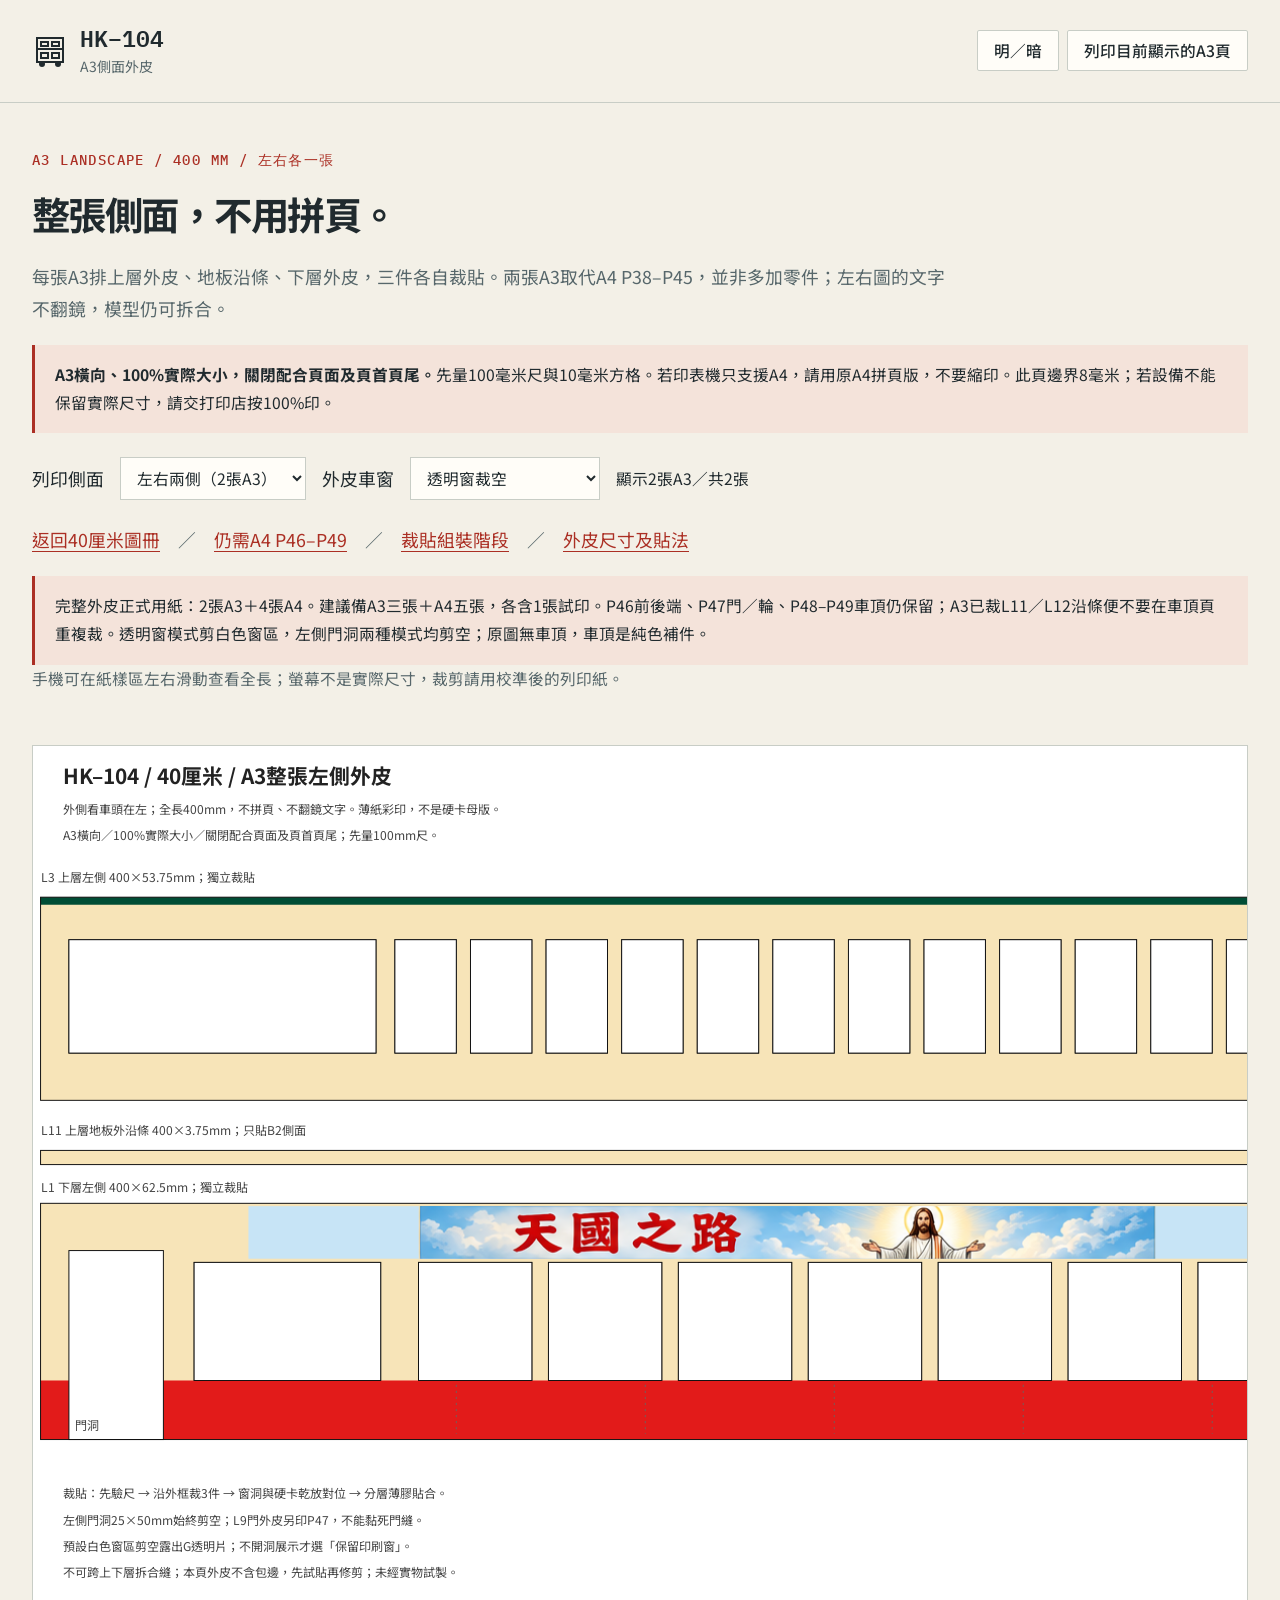
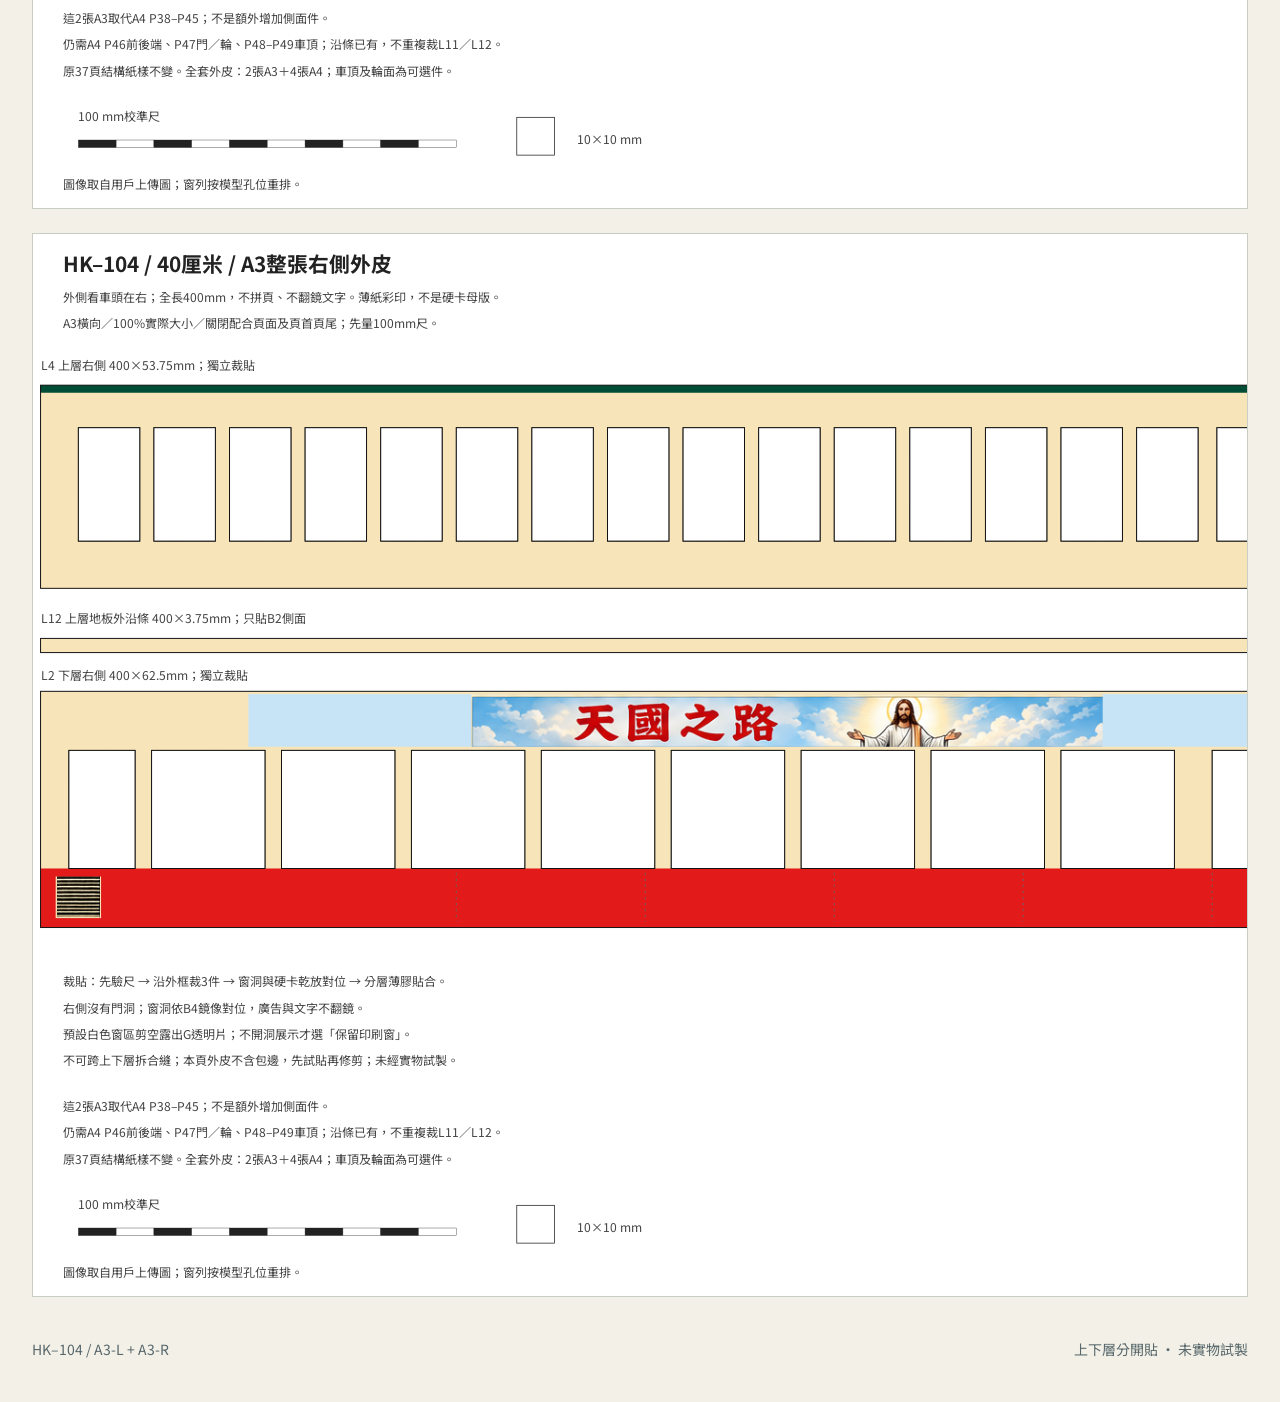
<file: hk104-bus-design-40/livery-a3.html>
<!doctype html>
<html lang="zh-Hant" data-window-mode="cut"><head><meta charset="utf-8"><meta name="viewport" content="width=device-width,initial-scale=1"><title>HK-104 40厘米版 A3整張側面裁紙樣</title><link href="https://fonts.googleapis.com/css2?family=Noto+Sans+TC:wght@400;500;600;700&family=IBM+Plex+Mono:wght@400;500;600&display=swap" rel="stylesheet"><link rel="stylesheet" href="style.css"><link rel="stylesheet" href="cutting.css"><link rel="stylesheet" href="livery-a3.css"></head>
<body><header><a class="brand" href="index.html"><svg viewBox="0 0 36 36" width="36" height="36" aria-label="HK-104"><path d="M5 5h26v24H5zM5 16h26M9 9h7v4H9zM20 9h7v4h-7zM9 20h7v5H9zM20 20h7v5h-7z" fill="none" stroke="currentColor" stroke-width="2"/><circle cx="10" cy="31" r="3" fill="currentColor"/><circle cx="26" cy="31" r="3" fill="currentColor"/></svg><span>HK–104 <small>A3側面外皮</small></span></a><div class="tools"><button id="theme">明／暗</button><button id="print">列印目前顯示的A3頁</button></div></header>
<main><section class="cut-intro no-print"><div class="eyebrow">A3 LANDSCAPE / 400 MM / 左右各一張</div><h1>整張側面，不用拼頁。</h1><p>每張A3排上層外皮、地板沿條、下層外皮，三件各自裁貼。兩張A3取代A4 P38–P45，並非多加零件；左右圖的文字不翻鏡，模型仍可拆合。</p><div class="note"><b>A3橫向、100%實際大小，關閉配合頁面及頁首頁尾。</b>先量100毫米尺與10毫米方格。若印表機只支援A4，請用原A4拼頁版，不要縮印。此頁邊界8毫米；若設備不能保留實際尺寸，請交打印店按100%印。</div><div class="cut-toolbar"><label for="side">列印側面</label><select id="side"><option value="all">左右兩側（2張A3）</option><option value="left">只印左側（1張A3）</option><option value="right">只印右側（1張A3）</option></select><label for="window-mode">外皮車窗</label><select id="window-mode"><option value="cut">透明窗裁空</option><option value="printed">保留印刷窗（不剪）</option></select><span id="count" aria-live="polite"></span></div><p><a href="index.html#livery">返回40厘米圖冊</a>　／　<a href="cutting.html#cut-P46">仍需A4 P46–P49</a>　／　<a href="checklist.html#stage-8">裁貼組裝階段</a>　／　<a href="HK-104-40cm-外觀彩印裁紙樣.md">外皮尺寸及貼法</a></p><div class="note">完整外皮正式用紙：2張A3＋4張A4。建議備A3三張＋A4五張，各含1張試印。P46前後端、P47門／輪、P48–P49車頂仍保留；A3已裁L11／L12沿條便不要在車頂頁重複裁。透明窗模式剪白色窗區，左側門洞兩種模式均剪空；原圖無車頂，車頂是純色補件。</div><p class="mobile-hint">手機可在紙樣區左右滑動查看全長；螢幕不是實際尺寸，裁剪請用校準後的列印紙。</p></section><div id="templates"></div><footer class="no-print"><span>HK–104 / A3-L + A3-R</span><span>上下層分開貼 · 未實物試製</span></footer></main>
<script src="livery-a3-pack.js"></script><script src="livery-a3.js"></script></body></html>
</file>
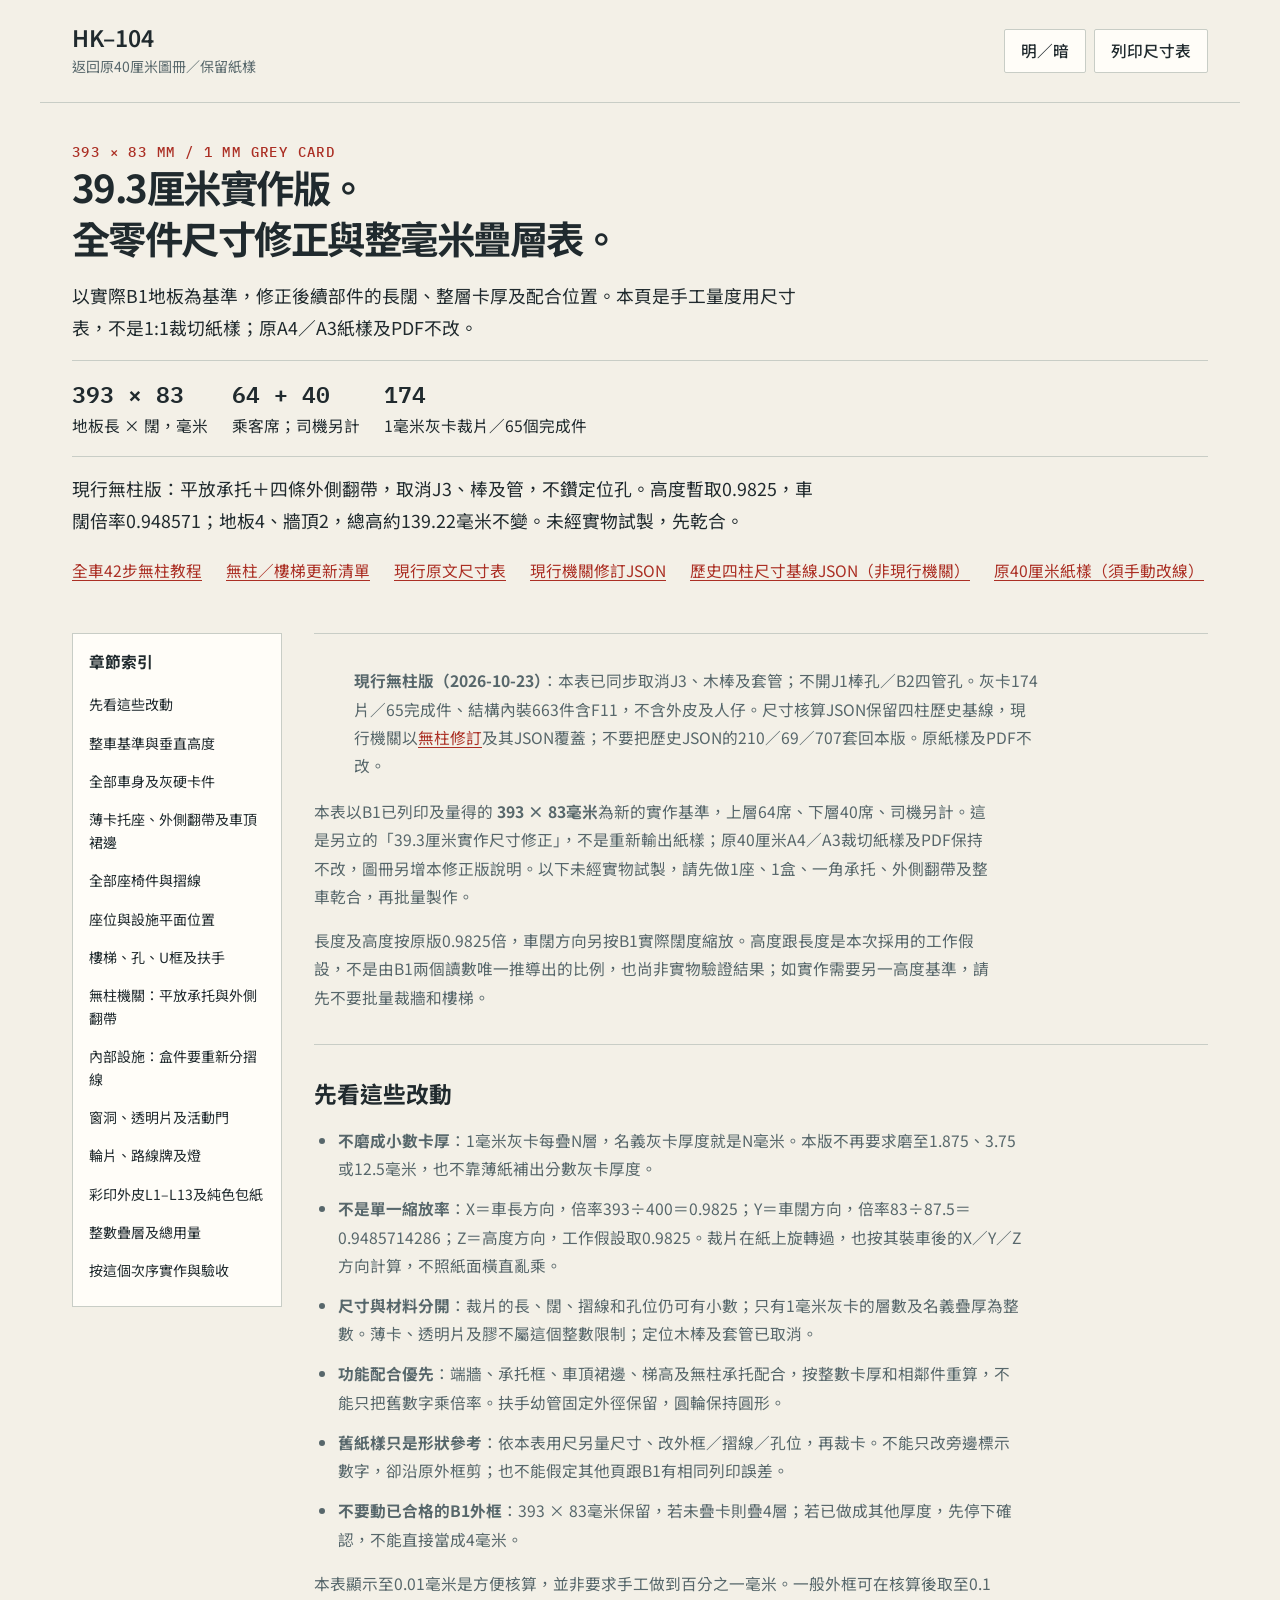
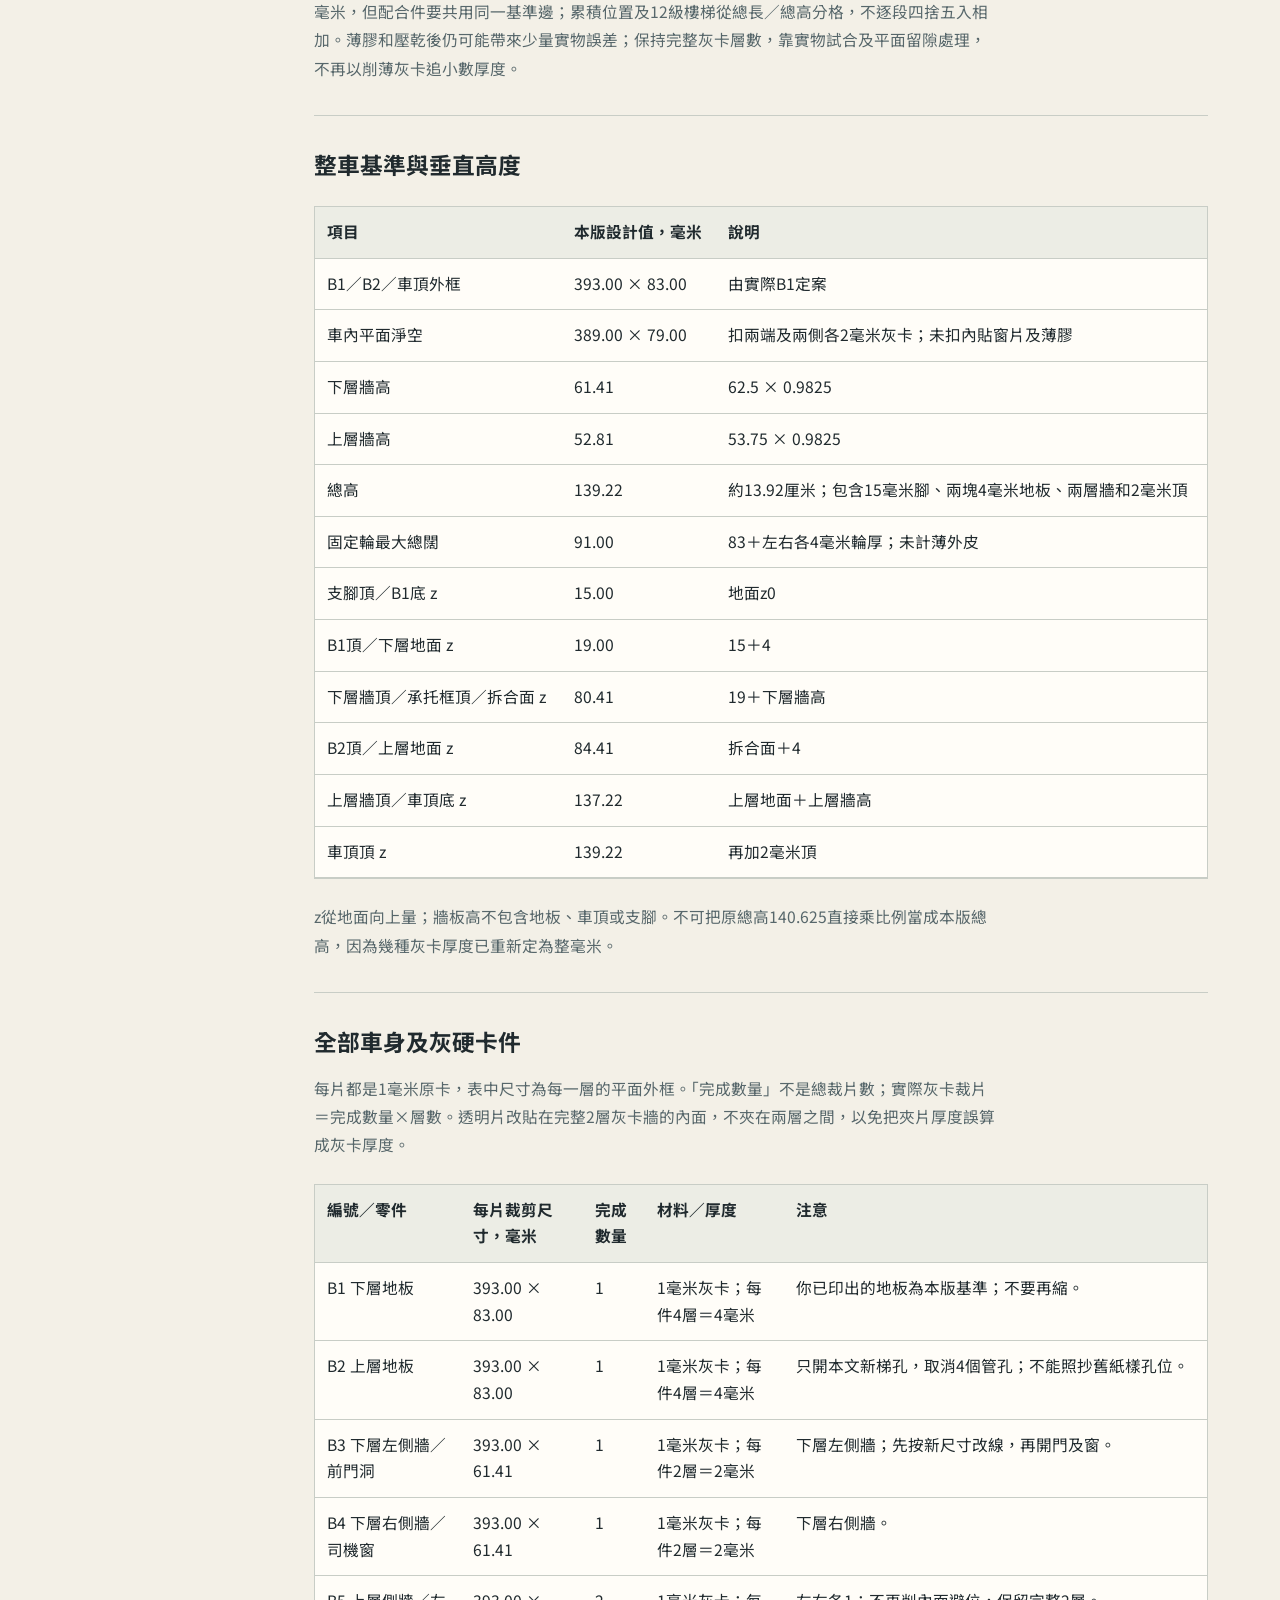
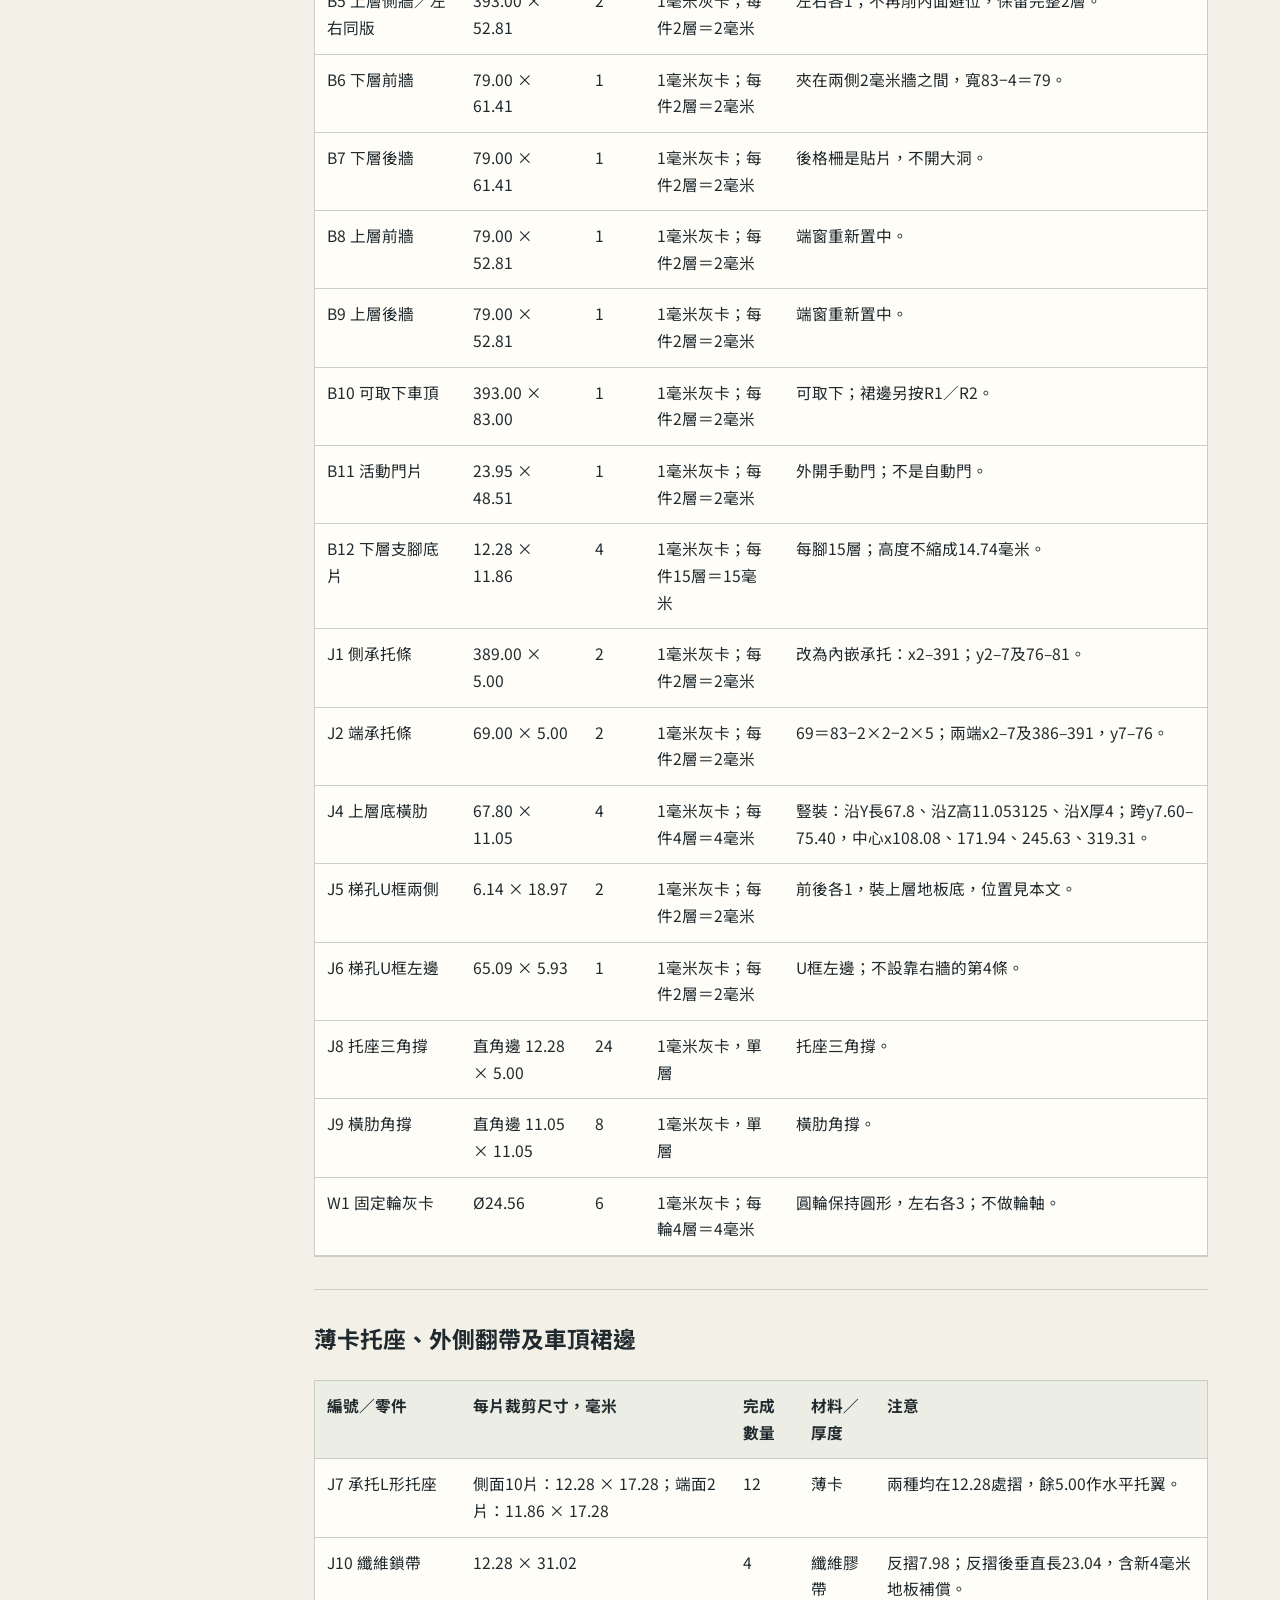
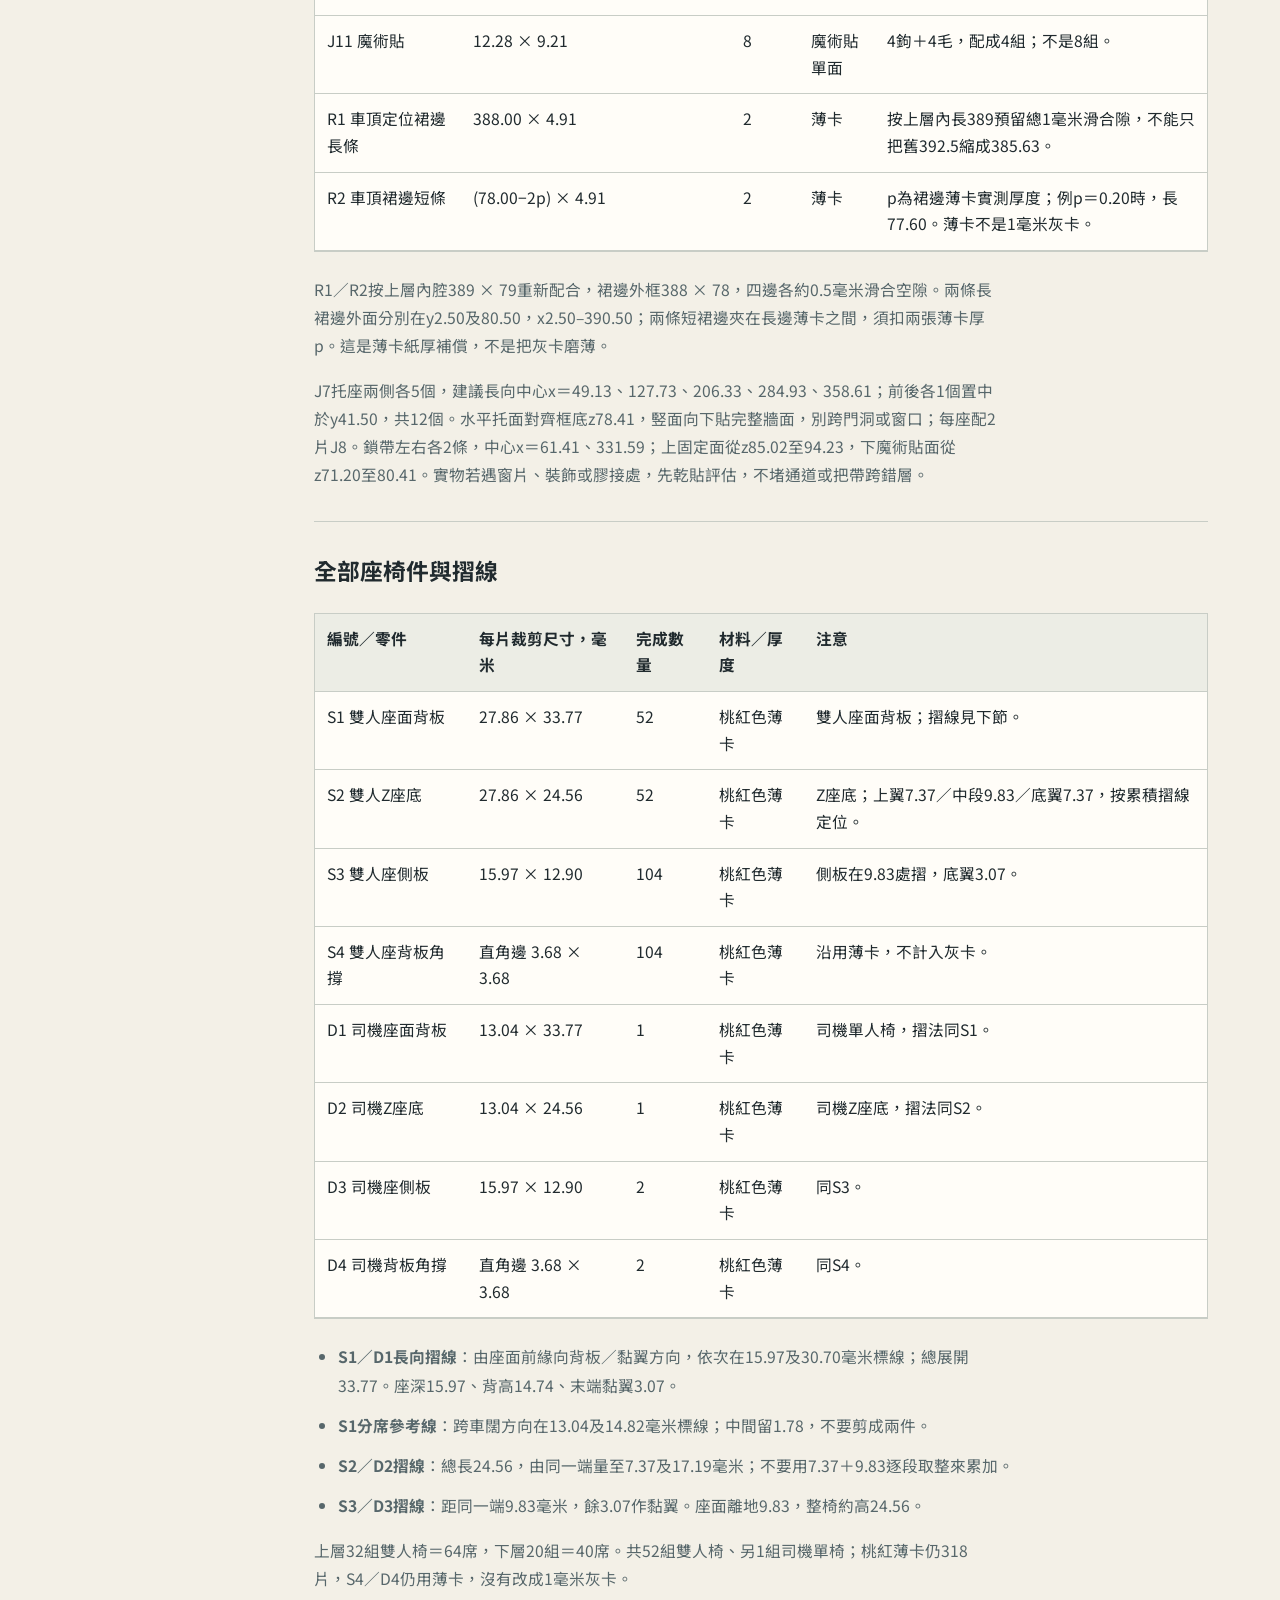
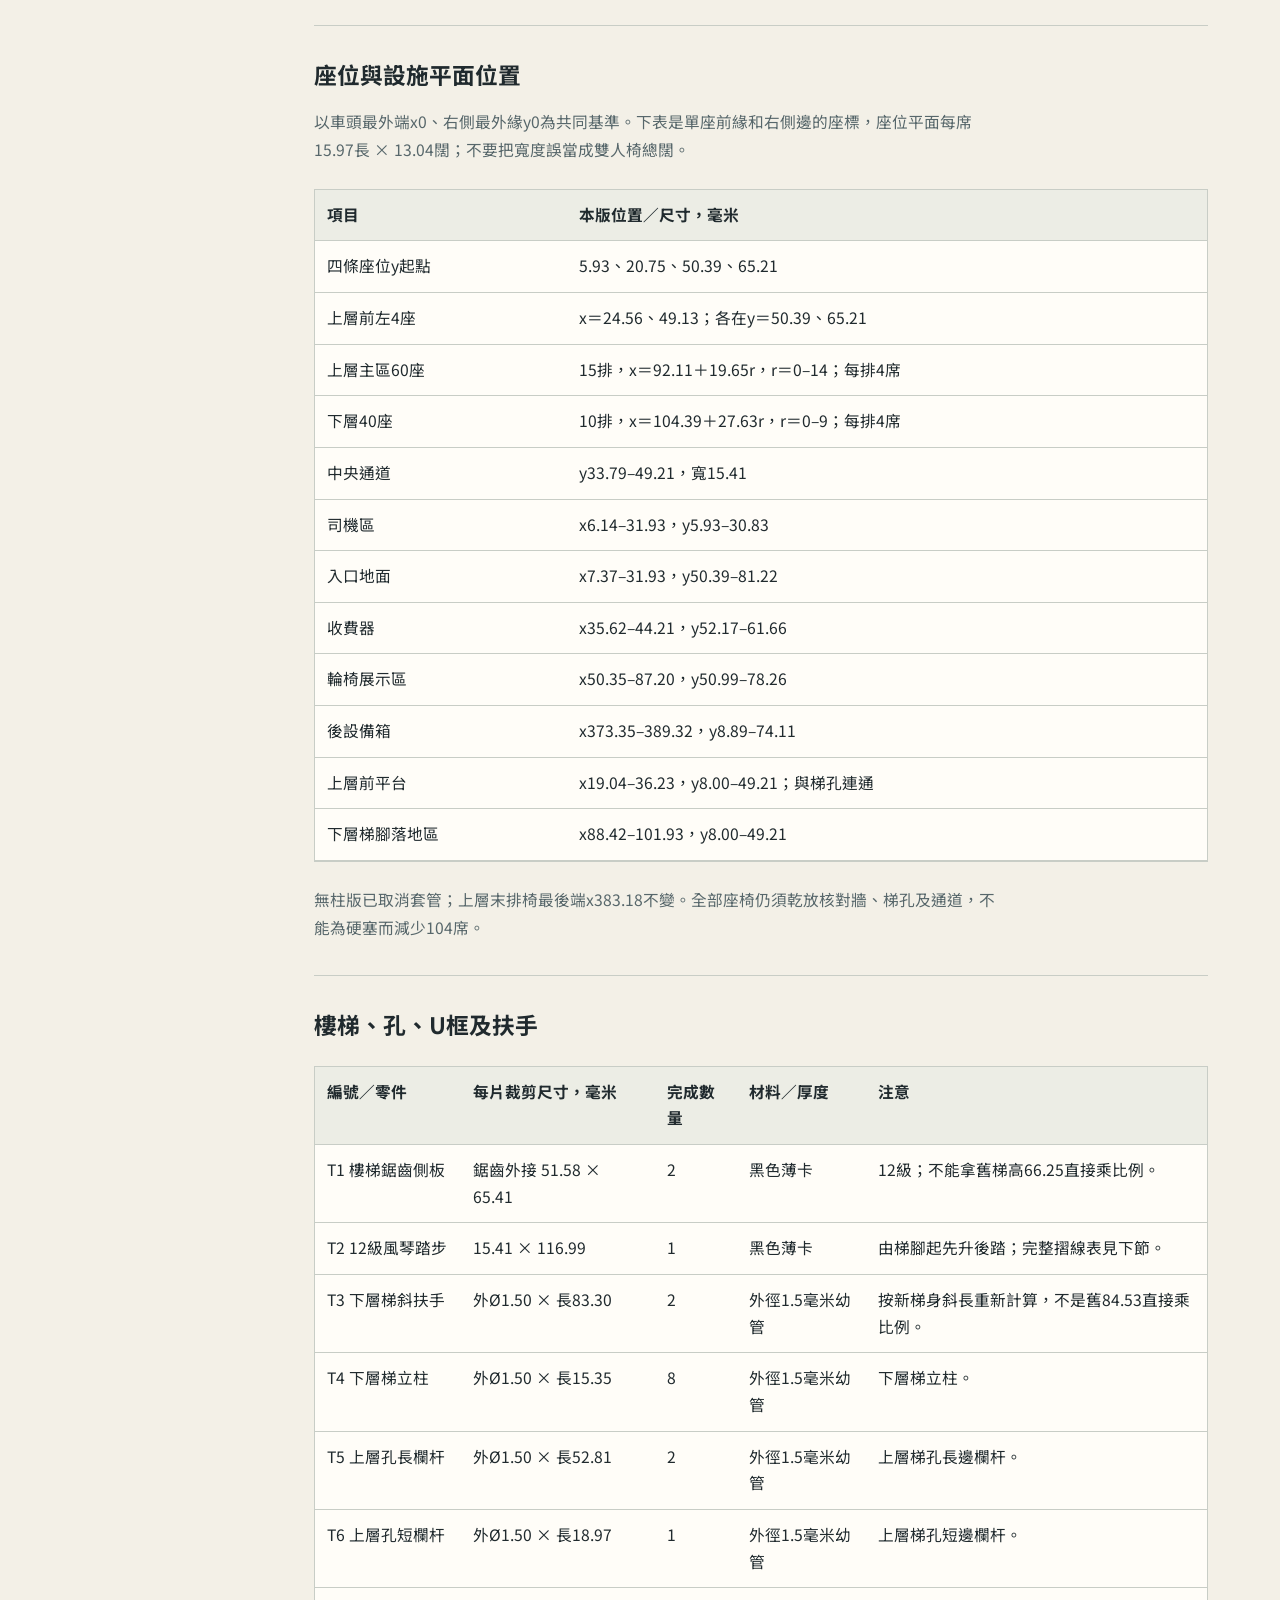
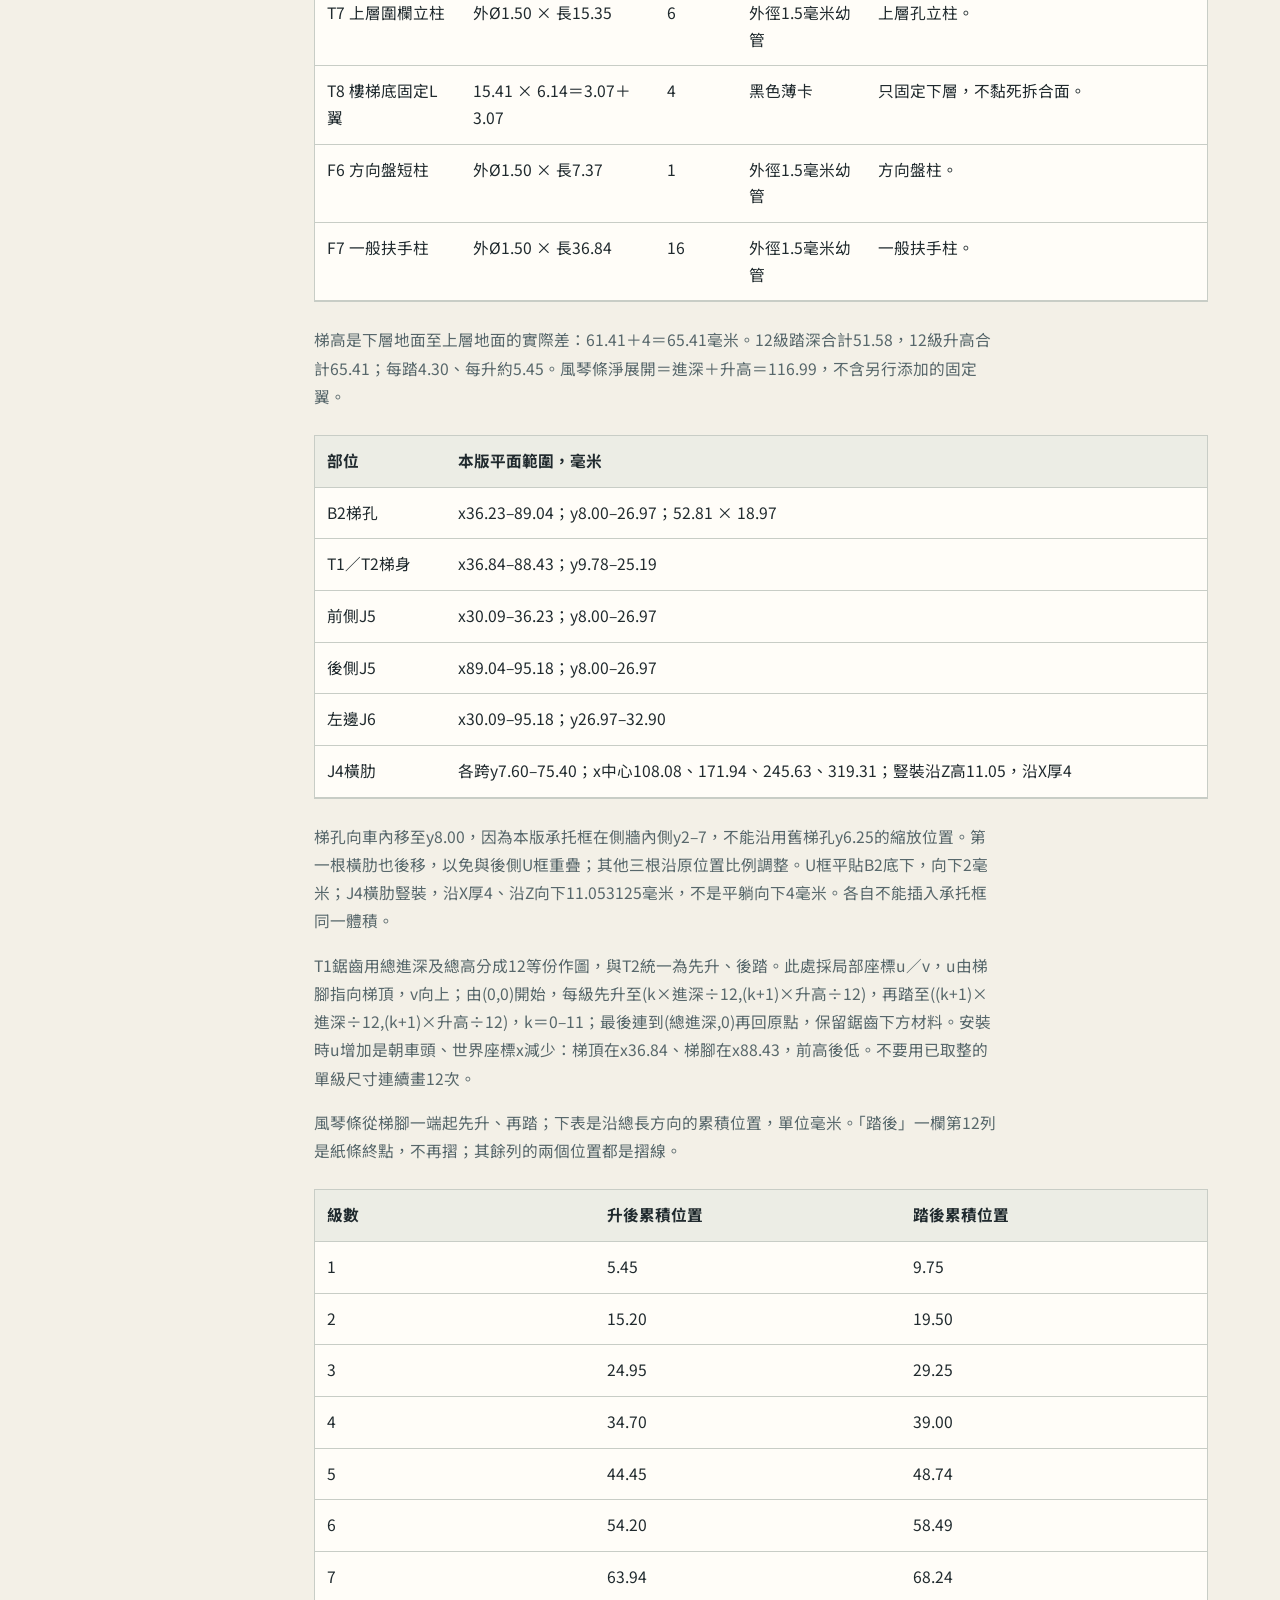
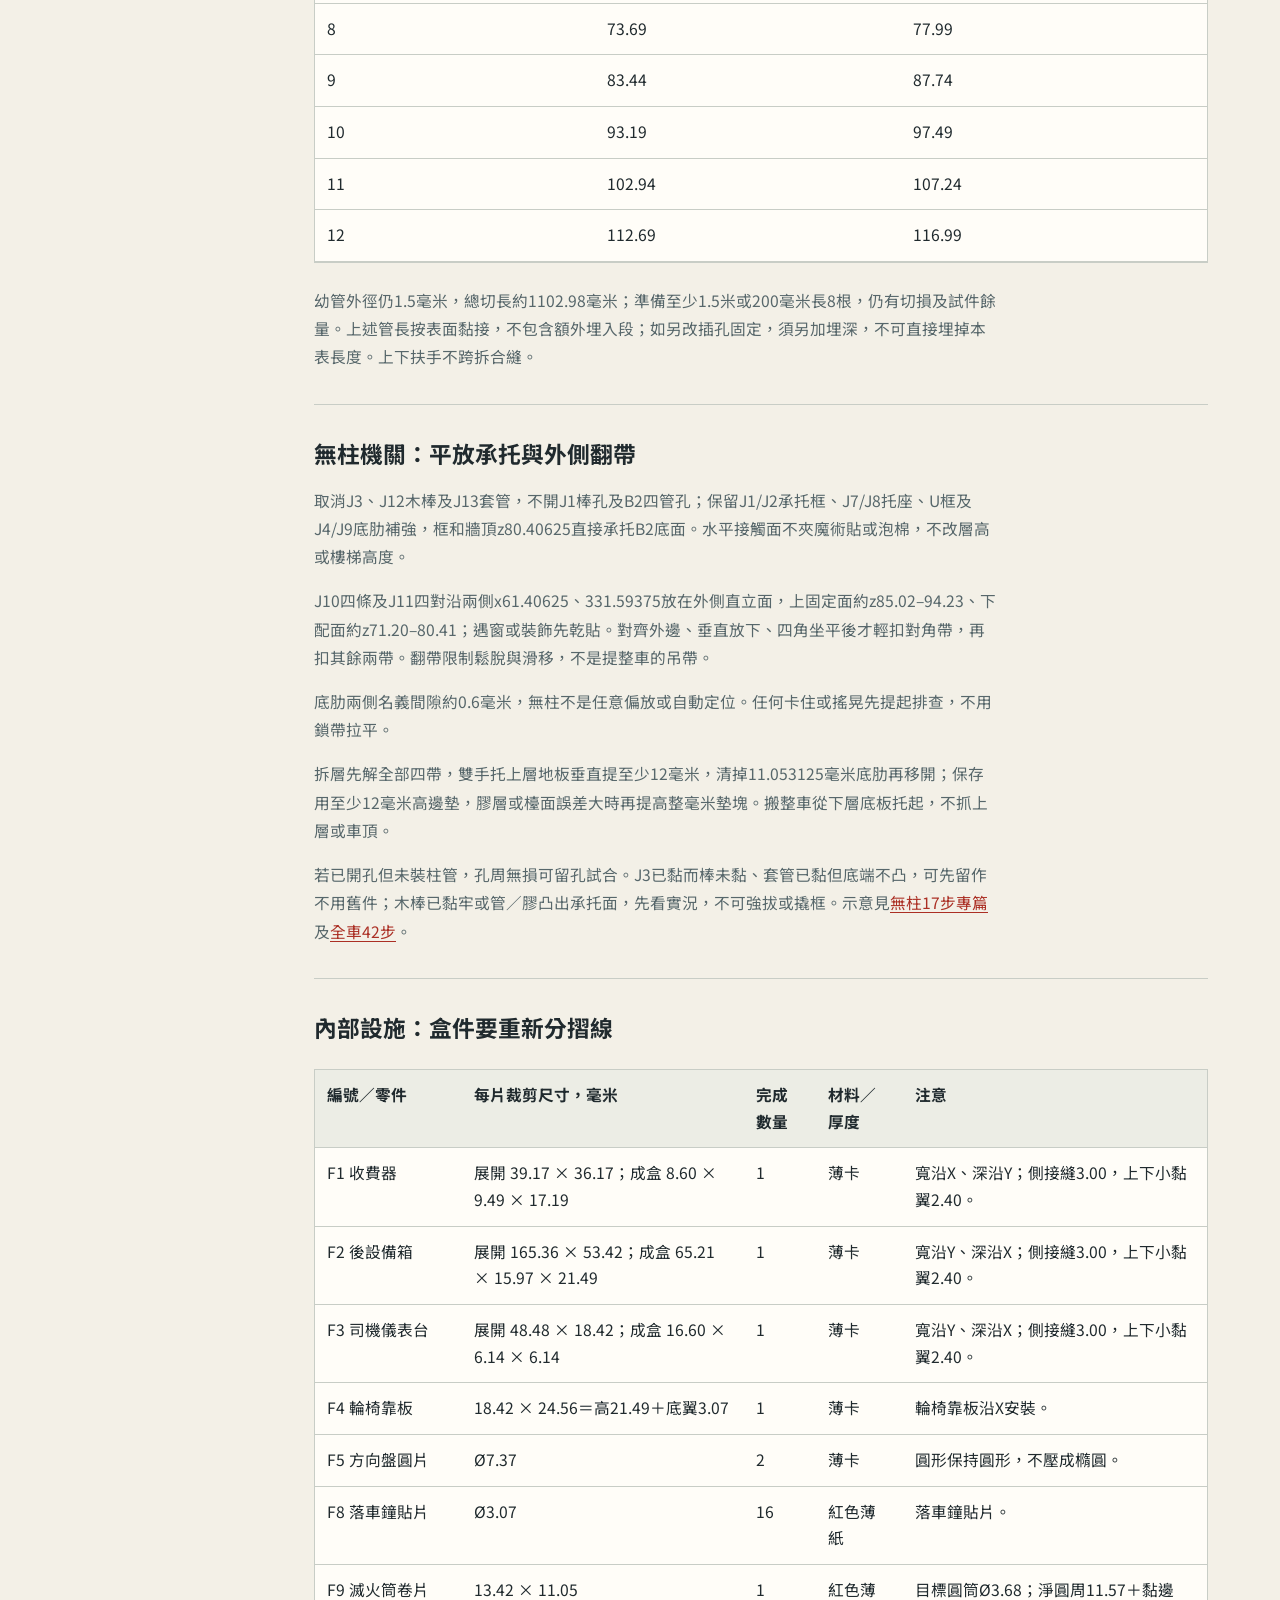
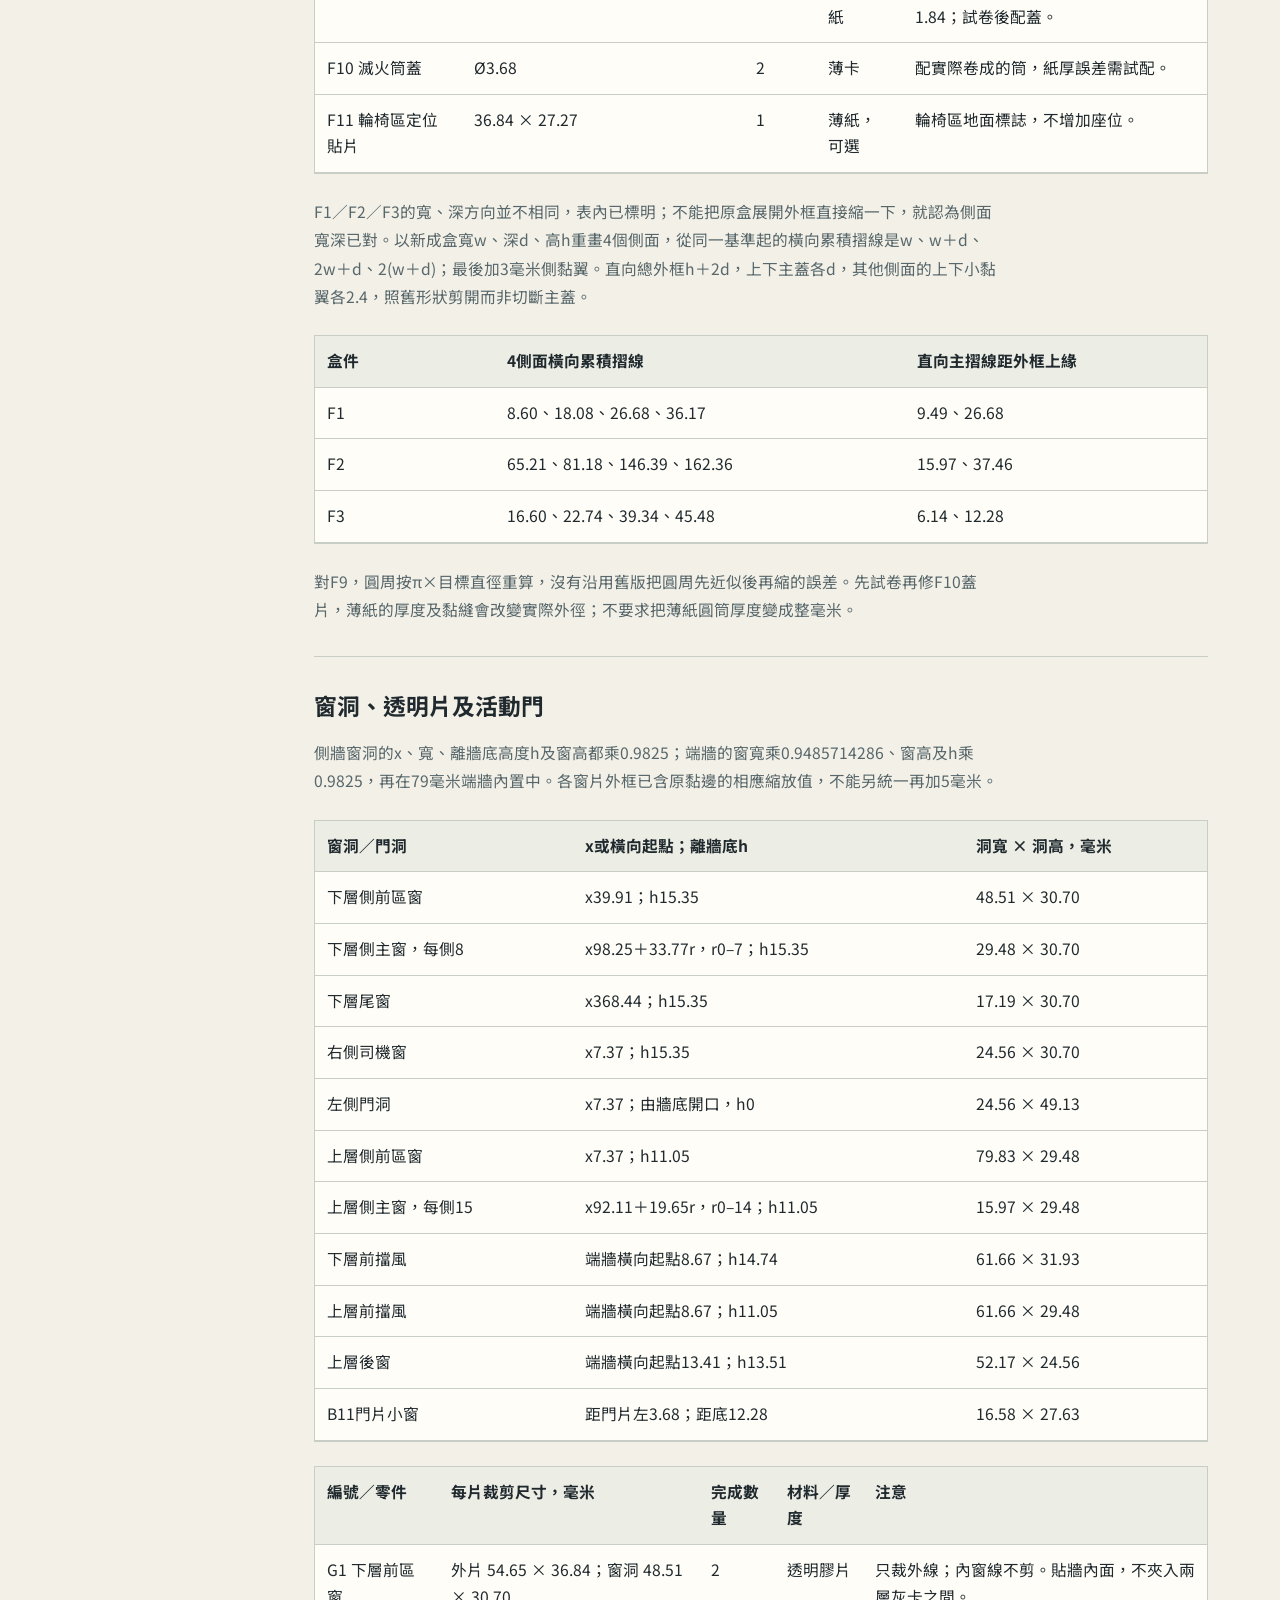
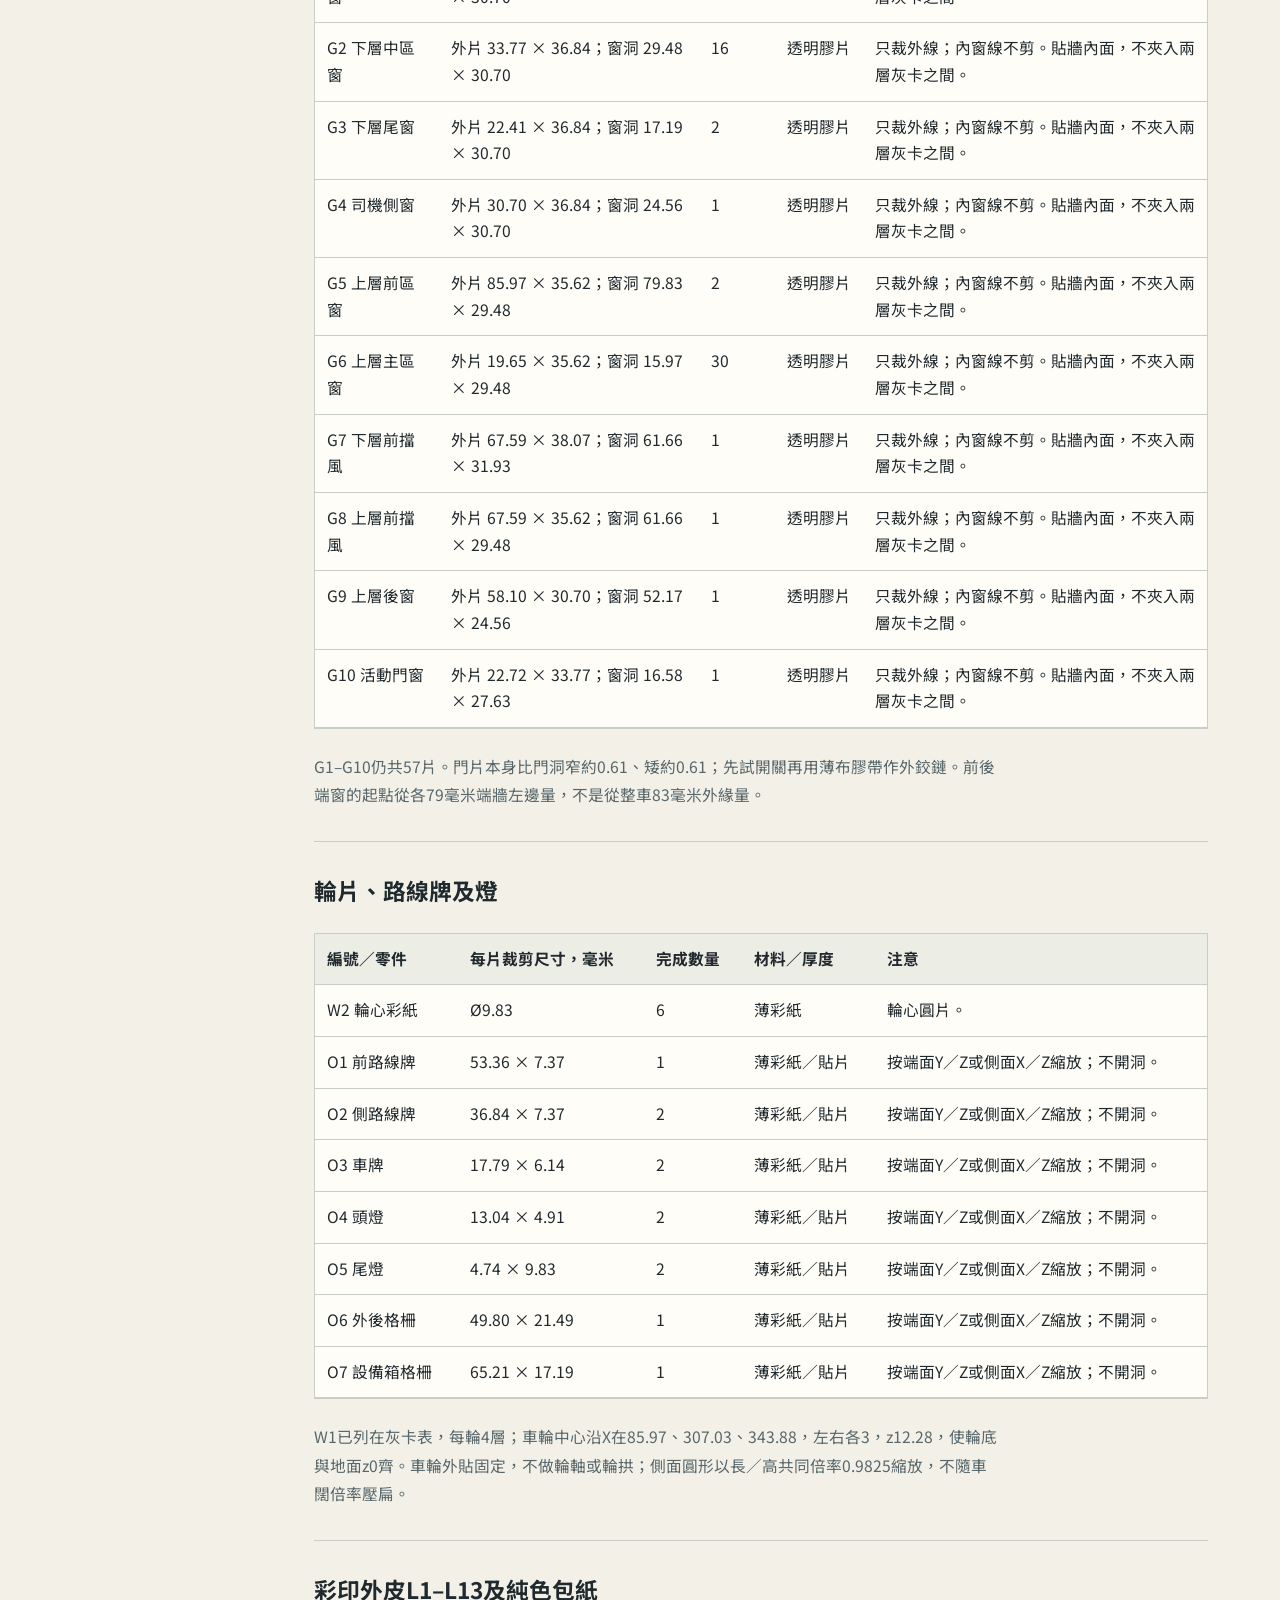
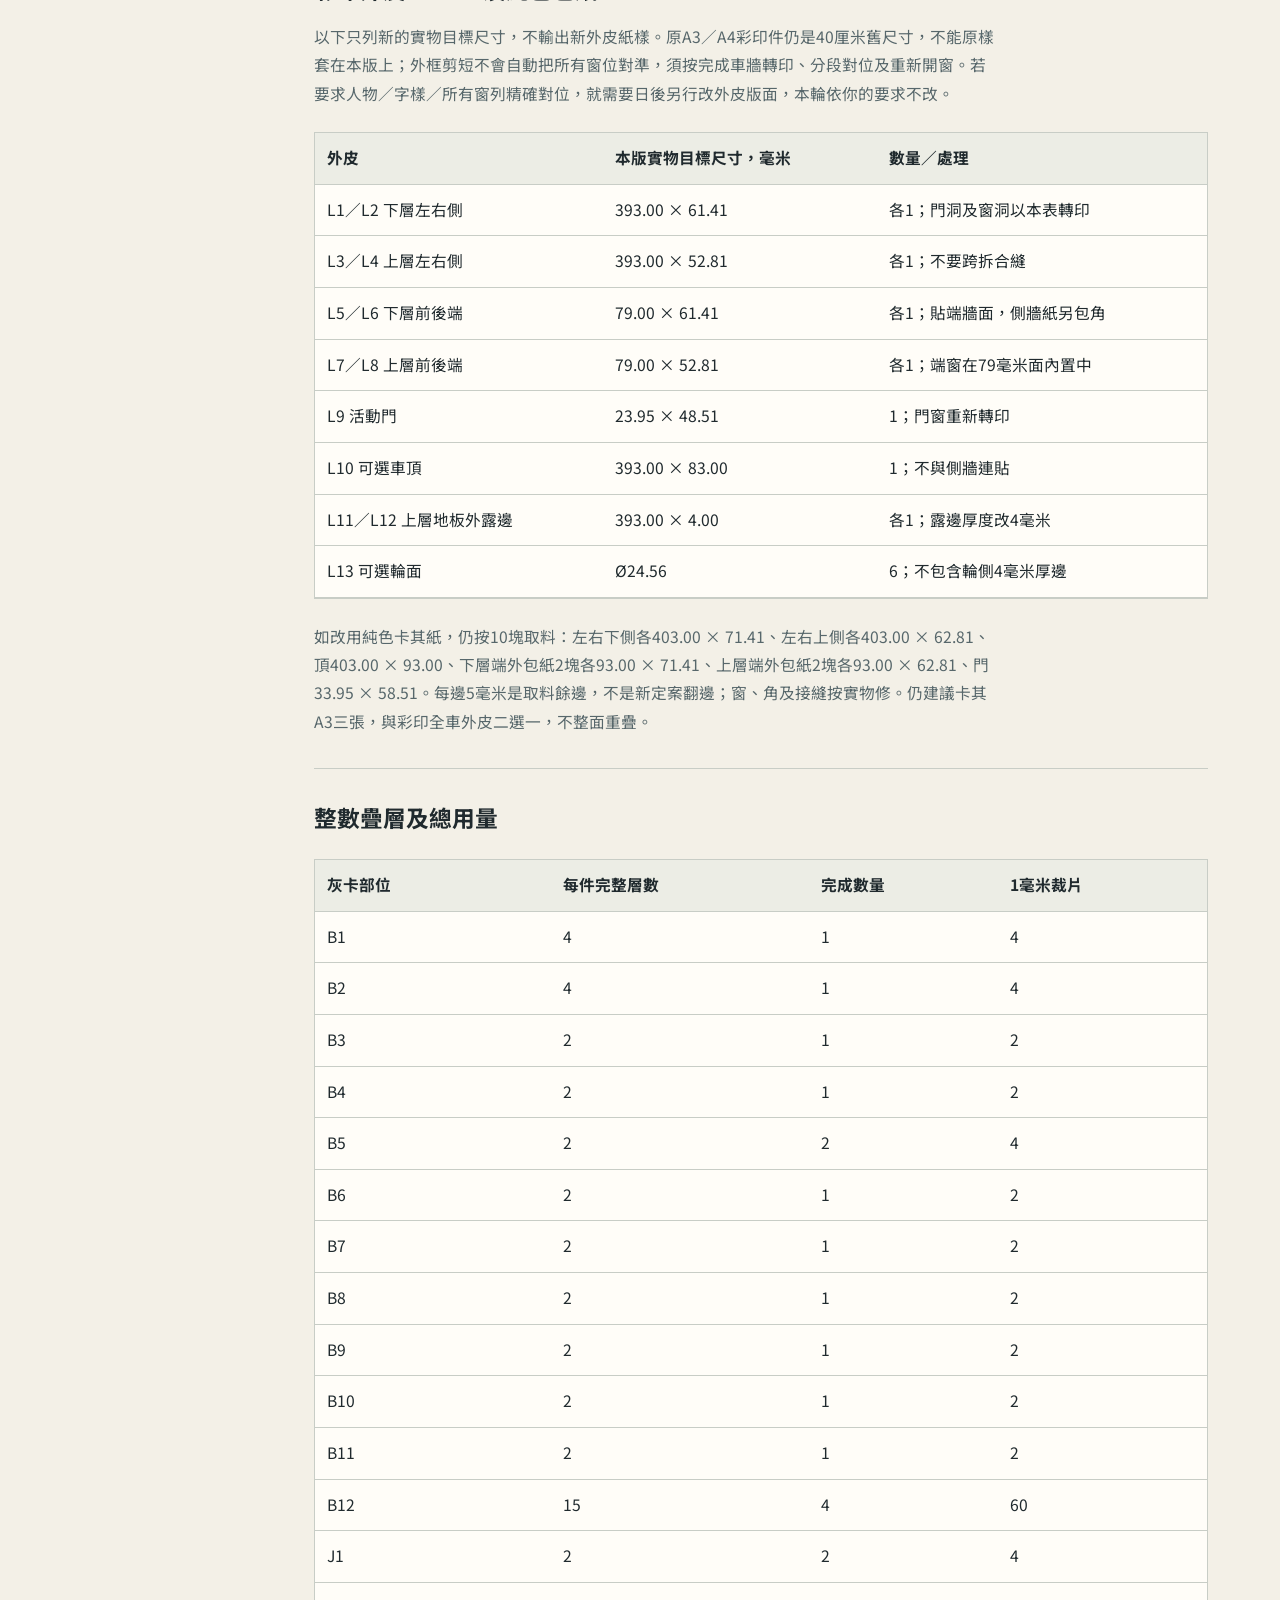
<file: hk104-bus-design-40/revision-393.html>
<!doctype html>
<html lang="zh-Hant"><head><meta charset="utf-8"><meta name="viewport" content="width=device-width,initial-scale=1">
<title>HK-104 39.3厘米實作版：全零件尺寸修正</title>
<meta name="description" content="393×83毫米無柱版：70種有效零件、104席、12級梯、174片1毫米灰卡；原紙樣不改。">
<link rel="preconnect" href="https://fonts.googleapis.com"><link rel="preconnect" href="https://fonts.gstatic.com" crossorigin>
<link href="https://fonts.googleapis.com/css2?family=Noto+Sans+TC:wght@400;500;600;700&family=IBM+Plex+Mono:wght@400;500;600&display=swap" rel="stylesheet">
<link rel="stylesheet" href="style.css"><link rel="stylesheet" href="revision-393.css"><script src="revision-393.js" defer></script></head>
<body class="revision-page"><a class="revision-skip" href="#revision-content">跳至完整尺寸表</a>
<header><a class="brand" href="index.html"><span>HK–104<small>返回原40厘米圖冊／保留紙樣</small></span></a><div class="tools"><button id="theme" type="button">明／暗</button><button id="print" type="button">列印尺寸表</button></div></header>
<main>
<section class="revision-intro"><div class="eyebrow">393 × 83 MM / 1 MM GREY CARD</div><h1>39.3厘米實作版。<br>全零件尺寸修正與整毫米疊層表。</h1>
<p>以實際B1地板為基準，修正後續部件的長闊、整層卡厚及配合位置。本頁是手工量度用尺寸表，不是1:1裁切紙樣；原A4／A3紙樣及PDF不改。</p>
<div class="revision-facts"><p><strong>393 × 83</strong><br>地板長 × 闊，毫米</p><p><strong>64 + 40</strong><br>乘客席；司機另計</p><p><strong>174</strong><br>1毫米灰卡裁片／65個完成件</p></div>
<p>現行無柱版：平放承托＋四條外側翻帶，取消J3、棒及管，不鑽定位孔。高度暫取0.9825，車闊倍率0.948571；地板4、牆頂2，總高約139.22毫米不變。未經實物試製，先乾合。</p>
<div class="revision-links"><a href="bus-tutorial-393.html">全車42步無柱教程</a><a href="checklist.html">無柱／樓梯更新清單</a><a href="HK-104-39.3cm-尺寸修正與整毫米疊層表.md">現行原文尺寸表</a><a href="no-post-revision/no-post-spec.json">現行機關修訂JSON</a><a href="HK-104-39.3cm-尺寸核算.json">歷史四柱尺寸基線JSON（非現行機關）</a><a href="cutting.html">原40厘米紙樣（須手動改線）</a></div></section>
<div class="revision-layout"><aside class="revision-toc" aria-label="尺寸表章節"><h2>章節索引</h2><ol><li><a href="#revision-section-1">先看這些改動</a></li><li><a href="#revision-section-2">整車基準與垂直高度</a></li><li><a href="#revision-section-3">全部車身及灰硬卡件</a></li><li><a href="#revision-section-4">薄卡托座、外側翻帶及車頂裙邊</a></li><li><a href="#revision-section-5">全部座椅件與摺線</a></li><li><a href="#revision-section-6">座位與設施平面位置</a></li><li><a href="#revision-section-7">樓梯、孔、U框及扶手</a></li><li><a href="#revision-section-8">無柱機關：平放承托與外側翻帶</a></li><li><a href="#revision-section-9">內部設施：盒件要重新分摺線</a></li><li><a href="#revision-section-10">窗洞、透明片及活動門</a></li><li><a href="#revision-section-11">輪片、路線牌及燈</a></li><li><a href="#revision-section-12">彩印外皮L1–L13及純色包紙</a></li><li><a href="#revision-section-13">整數疊層及總用量</a></li><li><a href="#revision-section-14">按這個次序實作與驗收</a></li></ol></aside><article class="revision-content" id="revision-content"><blockquote>
<p><strong>現行無柱版（2026-10-23）</strong>：本表已同步取消J3、木棒及套管；不開J1棒孔／B2四管孔。灰卡174片／65完成件、結構內裝663件含F11，不含外皮及人仔。尺寸核算JSON保留四柱歷史基線，現行機關以<a href="no-post-revision/HK-104-39.3cm-%E7%84%A1%E6%9F%B1%E6%8B%86%E5%90%88%E4%BF%AE%E8%A8%82.md">無柱修訂</a>及其JSON覆蓋；不要把歷史JSON的210／69／707套回本版。原紙樣及PDF不改。</p>
</blockquote>
<p>本表以B1已列印及量得的 <strong>393 × 83毫米</strong>為新的實作基準，上層64席、下層40席、司機另計。這是另立的「39.3厘米實作尺寸修正」，不是重新輸出紙樣；原40厘米A4／A3裁切紙樣及PDF保持不改，圖冊另增本修正版說明。以下未經實物試製，請先做1座、1盒、一角承托、外側翻帶及整車乾合，再批量製作。</p>
<p>長度及高度按原版0.9825倍，車闊方向另按B1實際闊度縮放。高度跟長度是本次採用的工作假設，不是由B1兩個讀數唯一推導出的比例，也尚非實物驗證結果；如實作需要另一高度基準，請先不要批量裁牆和樓梯。</p>
<h2 id="revision-section-1">先看這些改動</h2>
<ul>
<li><strong>不磨成小數卡厚</strong>：1毫米灰卡每疊N層，名義灰卡厚度就是N毫米。本版不再要求磨至1.875、3.75或12.5毫米，也不靠薄紙補出分數灰卡厚度。</li>
<li><strong>不是單一縮放率</strong>：X＝車長方向，倍率393÷400＝0.9825；Y＝車闊方向，倍率83÷87.5＝0.9485714286；Z＝高度方向，工作假設取0.9825。裁片在紙上旋轉過，也按其裝車後的X／Y／Z方向計算，不照紙面橫直亂乘。</li>
<li><strong>尺寸與材料分開</strong>：裁片的長、闊、摺線和孔位仍可有小數；只有1毫米灰卡的層數及名義疊厚為整數。薄卡、透明片及膠不屬這個整數限制；定位木棒及套管已取消。</li>
<li><strong>功能配合優先</strong>：端牆、承托框、車頂裙邊、梯高及無柱承托配合，按整數卡厚和相鄰件重算，不能只把舊數字乘倍率。扶手幼管固定外徑保留，圓輪保持圓形。</li>
<li><strong>舊紙樣只是形狀參考</strong>：依本表用尺另量尺寸、改外框／摺線／孔位，再裁卡。不能只改旁邊標示數字，卻沿原外框剪；也不能假定其他頁跟B1有相同列印誤差。</li>
<li><strong>不要動已合格的B1外框</strong>：393 × 83毫米保留，若未疊卡則疊4層；若已做成其他厚度，先停下確認，不能直接當成4毫米。</li>
</ul>
<p>本表顯示至0.01毫米是方便核算，並非要求手工做到百分之一毫米。一般外框可在核算後取至0.1毫米，但配合件要共用同一基準邊；累積位置及12級樓梯從總長／總高分格，不逐段四捨五入相加。薄膠和壓乾後仍可能帶來少量實物誤差；保持完整灰卡層數，靠實物試合及平面留隙處理，不再以削薄灰卡追小數厚度。</p>
<h2 id="revision-section-2">整車基準與垂直高度</h2>
<div class="revision-table" tabindex="0" role="region" aria-label="可橫向捲動的尺寸表"><table>
<thead>
<tr>
<th>項目</th>
<th>本版設計值，毫米</th>
<th>說明</th>
</tr>
</thead>
<tbody><tr>
<td>B1／B2／車頂外框</td>
<td>393.00 × 83.00</td>
<td>由實際B1定案</td>
</tr>
<tr>
<td>車內平面淨空</td>
<td>389.00 × 79.00</td>
<td>扣兩端及兩側各2毫米灰卡；未扣內貼窗片及薄膠</td>
</tr>
<tr>
<td>下層牆高</td>
<td>61.41</td>
<td>62.5 × 0.9825</td>
</tr>
<tr>
<td>上層牆高</td>
<td>52.81</td>
<td>53.75 × 0.9825</td>
</tr>
<tr>
<td>總高</td>
<td>139.22</td>
<td>約13.92厘米；包含15毫米腳、兩塊4毫米地板、兩層牆和2毫米頂</td>
</tr>
<tr>
<td>固定輪最大總闊</td>
<td>91.00</td>
<td>83＋左右各4毫米輪厚；未計薄外皮</td>
</tr>
<tr>
<td>支腳頂／B1底 z</td>
<td>15.00</td>
<td>地面z0</td>
</tr>
<tr>
<td>B1頂／下層地面 z</td>
<td>19.00</td>
<td>15＋4</td>
</tr>
<tr>
<td>下層牆頂／承托框頂／拆合面 z</td>
<td>80.41</td>
<td>19＋下層牆高</td>
</tr>
<tr>
<td>B2頂／上層地面 z</td>
<td>84.41</td>
<td>拆合面＋4</td>
</tr>
<tr>
<td>上層牆頂／車頂底 z</td>
<td>137.22</td>
<td>上層地面＋上層牆高</td>
</tr>
<tr>
<td>車頂頂 z</td>
<td>139.22</td>
<td>再加2毫米頂</td>
</tr>
</tbody></table></div>
<p>z從地面向上量；牆板高不包含地板、車頂或支腳。不可把原總高140.625直接乘比例當成本版總高，因為幾種灰卡厚度已重新定為整毫米。</p>
<h2 id="revision-section-3">全部車身及灰硬卡件</h2>
<p>每片都是1毫米原卡，表中尺寸為每一層的平面外框。「完成數量」不是總裁片數；實際灰卡裁片＝完成數量×層數。透明片改貼在完整2層灰卡牆的內面，不夾在兩層之間，以免把夾片厚度誤算成灰卡厚度。</p>
<div class="revision-table" tabindex="0" role="region" aria-label="可橫向捲動的尺寸表"><table>
<thead>
<tr>
<th>編號／零件</th>
<th>每片裁剪尺寸，毫米</th>
<th>完成數量</th>
<th>材料／厚度</th>
<th>注意</th>
</tr>
</thead>
<tbody><tr>
<td>B1 下層地板</td>
<td>393.00 × 83.00</td>
<td>1</td>
<td>1毫米灰卡；每件4層＝4毫米</td>
<td>你已印出的地板為本版基準；不要再縮。</td>
</tr>
<tr>
<td>B2 上層地板</td>
<td>393.00 × 83.00</td>
<td>1</td>
<td>1毫米灰卡；每件4層＝4毫米</td>
<td>只開本文新梯孔，取消4個管孔；不能照抄舊紙樣孔位。</td>
</tr>
<tr>
<td>B3 下層左側牆／前門洞</td>
<td>393.00 × 61.41</td>
<td>1</td>
<td>1毫米灰卡；每件2層＝2毫米</td>
<td>下層左側牆；先按新尺寸改線，再開門及窗。</td>
</tr>
<tr>
<td>B4 下層右側牆／司機窗</td>
<td>393.00 × 61.41</td>
<td>1</td>
<td>1毫米灰卡；每件2層＝2毫米</td>
<td>下層右側牆。</td>
</tr>
<tr>
<td>B5 上層側牆／左右同版</td>
<td>393.00 × 52.81</td>
<td>2</td>
<td>1毫米灰卡；每件2層＝2毫米</td>
<td>左右各1；不再削內面避位，保留完整2層。</td>
</tr>
<tr>
<td>B6 下層前牆</td>
<td>79.00 × 61.41</td>
<td>1</td>
<td>1毫米灰卡；每件2層＝2毫米</td>
<td>夾在兩側2毫米牆之間，寬83−4＝79。</td>
</tr>
<tr>
<td>B7 下層後牆</td>
<td>79.00 × 61.41</td>
<td>1</td>
<td>1毫米灰卡；每件2層＝2毫米</td>
<td>後格柵是貼片，不開大洞。</td>
</tr>
<tr>
<td>B8 上層前牆</td>
<td>79.00 × 52.81</td>
<td>1</td>
<td>1毫米灰卡；每件2層＝2毫米</td>
<td>端窗重新置中。</td>
</tr>
<tr>
<td>B9 上層後牆</td>
<td>79.00 × 52.81</td>
<td>1</td>
<td>1毫米灰卡；每件2層＝2毫米</td>
<td>端窗重新置中。</td>
</tr>
<tr>
<td>B10 可取下車頂</td>
<td>393.00 × 83.00</td>
<td>1</td>
<td>1毫米灰卡；每件2層＝2毫米</td>
<td>可取下；裙邊另按R1／R2。</td>
</tr>
<tr>
<td>B11 活動門片</td>
<td>23.95 × 48.51</td>
<td>1</td>
<td>1毫米灰卡；每件2層＝2毫米</td>
<td>外開手動門；不是自動門。</td>
</tr>
<tr>
<td>B12 下層支腳底片</td>
<td>12.28 × 11.86</td>
<td>4</td>
<td>1毫米灰卡；每件15層＝15毫米</td>
<td>每腳15層；高度不縮成14.74毫米。</td>
</tr>
<tr>
<td>J1 側承托條</td>
<td>389.00 × 5.00</td>
<td>2</td>
<td>1毫米灰卡；每件2層＝2毫米</td>
<td>改為內嵌承托：x2–391；y2–7及76–81。</td>
</tr>
<tr>
<td>J2 端承托條</td>
<td>69.00 × 5.00</td>
<td>2</td>
<td>1毫米灰卡；每件2層＝2毫米</td>
<td>69＝83−2×2−2×5；兩端x2–7及386–391，y7–76。</td>
</tr>
<tr>
<td>J4 上層底橫肋</td>
<td>67.80 × 11.05</td>
<td>4</td>
<td>1毫米灰卡；每件4層＝4毫米</td>
<td>豎裝：沿Y長67.8、沿Z高11.053125、沿X厚4；跨y7.60–75.40，中心x108.08、171.94、245.63、319.31。</td>
</tr>
<tr>
<td>J5 梯孔U框兩側</td>
<td>6.14 × 18.97</td>
<td>2</td>
<td>1毫米灰卡；每件2層＝2毫米</td>
<td>前後各1，裝上層地板底，位置見本文。</td>
</tr>
<tr>
<td>J6 梯孔U框左邊</td>
<td>65.09 × 5.93</td>
<td>1</td>
<td>1毫米灰卡；每件2層＝2毫米</td>
<td>U框左邊；不設靠右牆的第4條。</td>
</tr>
<tr>
<td>J8 托座三角撐</td>
<td>直角邊 12.28 × 5.00</td>
<td>24</td>
<td>1毫米灰卡，單層</td>
<td>托座三角撐。</td>
</tr>
<tr>
<td>J9 橫肋角撐</td>
<td>直角邊 11.05 × 11.05</td>
<td>8</td>
<td>1毫米灰卡，單層</td>
<td>橫肋角撐。</td>
</tr>
<tr>
<td>W1 固定輪灰卡</td>
<td>Ø24.56</td>
<td>6</td>
<td>1毫米灰卡；每輪4層＝4毫米</td>
<td>圓輪保持圓形，左右各3；不做輪軸。</td>
</tr>
</tbody></table></div>
<h2 id="revision-section-4">薄卡托座、外側翻帶及車頂裙邊</h2>
<div class="revision-table" tabindex="0" role="region" aria-label="可橫向捲動的尺寸表"><table>
<thead>
<tr>
<th>編號／零件</th>
<th>每片裁剪尺寸，毫米</th>
<th>完成數量</th>
<th>材料／厚度</th>
<th>注意</th>
</tr>
</thead>
<tbody><tr>
<td>J7 承托L形托座</td>
<td>側面10片：12.28 × 17.28；端面2片：11.86 × 17.28</td>
<td>12</td>
<td>薄卡</td>
<td>兩種均在12.28處摺，餘5.00作水平托翼。</td>
</tr>
<tr>
<td>J10 纖維鎖帶</td>
<td>12.28 × 31.02</td>
<td>4</td>
<td>纖維膠帶</td>
<td>反摺7.98；反摺後垂直長23.04，含新4毫米地板補償。</td>
</tr>
<tr>
<td>J11 魔術貼</td>
<td>12.28 × 9.21</td>
<td>8</td>
<td>魔術貼單面</td>
<td>4鉤＋4毛，配成4組；不是8組。</td>
</tr>
<tr>
<td>R1 車頂定位裙邊長條</td>
<td>388.00 × 4.91</td>
<td>2</td>
<td>薄卡</td>
<td>按上層內長389預留總1毫米滑合隙，不能只把舊392.5縮成385.63。</td>
</tr>
<tr>
<td>R2 車頂裙邊短條</td>
<td>(78.00−2p) × 4.91</td>
<td>2</td>
<td>薄卡</td>
<td>p為裙邊薄卡實測厚度；例p＝0.20時，長77.60。薄卡不是1毫米灰卡。</td>
</tr>
</tbody></table></div>
<p>R1／R2按上層內腔389 × 79重新配合，裙邊外框388 × 78，四邊各約0.5毫米滑合空隙。兩條長裙邊外面分別在y2.50及80.50，x2.50–390.50；兩條短裙邊夾在長邊薄卡之間，須扣兩張薄卡厚p。這是薄卡紙厚補償，不是把灰卡磨薄。</p>
<p>J7托座兩側各5個，建議長向中心x＝49.13、127.73、206.33、284.93、358.61；前後各1個置中於y41.50，共12個。水平托面對齊框底z78.41，竪面向下貼完整牆面，別跨門洞或窗口；每座配2片J8。鎖帶左右各2條，中心x＝61.41、331.59；上固定面從z85.02至94.23，下魔術貼面從z71.20至80.41。實物若遇窗片、裝飾或膠接處，先乾貼評估，不堵通道或把帶跨錯層。</p>
<h2 id="revision-section-5">全部座椅件與摺線</h2>
<div class="revision-table" tabindex="0" role="region" aria-label="可橫向捲動的尺寸表"><table>
<thead>
<tr>
<th>編號／零件</th>
<th>每片裁剪尺寸，毫米</th>
<th>完成數量</th>
<th>材料／厚度</th>
<th>注意</th>
</tr>
</thead>
<tbody><tr>
<td>S1 雙人座面背板</td>
<td>27.86 × 33.77</td>
<td>52</td>
<td>桃紅色薄卡</td>
<td>雙人座面背板；摺線見下節。</td>
</tr>
<tr>
<td>S2 雙人Z座底</td>
<td>27.86 × 24.56</td>
<td>52</td>
<td>桃紅色薄卡</td>
<td>Z座底；上翼7.37／中段9.83／底翼7.37，按累積摺線定位。</td>
</tr>
<tr>
<td>S3 雙人座側板</td>
<td>15.97 × 12.90</td>
<td>104</td>
<td>桃紅色薄卡</td>
<td>側板在9.83處摺，底翼3.07。</td>
</tr>
<tr>
<td>S4 雙人座背板角撐</td>
<td>直角邊 3.68 × 3.68</td>
<td>104</td>
<td>桃紅色薄卡</td>
<td>沿用薄卡，不計入灰卡。</td>
</tr>
<tr>
<td>D1 司機座面背板</td>
<td>13.04 × 33.77</td>
<td>1</td>
<td>桃紅色薄卡</td>
<td>司機單人椅，摺法同S1。</td>
</tr>
<tr>
<td>D2 司機Z座底</td>
<td>13.04 × 24.56</td>
<td>1</td>
<td>桃紅色薄卡</td>
<td>司機Z座底，摺法同S2。</td>
</tr>
<tr>
<td>D3 司機座側板</td>
<td>15.97 × 12.90</td>
<td>2</td>
<td>桃紅色薄卡</td>
<td>同S3。</td>
</tr>
<tr>
<td>D4 司機背板角撐</td>
<td>直角邊 3.68 × 3.68</td>
<td>2</td>
<td>桃紅色薄卡</td>
<td>同S4。</td>
</tr>
</tbody></table></div>
<ul>
<li><strong>S1／D1長向摺線</strong>：由座面前緣向背板／黏翼方向，依次在15.97及30.70毫米標線；總展開33.77。座深15.97、背高14.74、末端黏翼3.07。</li>
<li><strong>S1分席參考線</strong>：跨車闊方向在13.04及14.82毫米標線；中間留1.78，不要剪成兩件。</li>
<li><strong>S2／D2摺線</strong>：總長24.56，由同一端量至7.37及17.19毫米；不要用7.37＋9.83逐段取整來累加。</li>
<li><strong>S3／D3摺線</strong>：距同一端9.83毫米，餘3.07作黏翼。座面離地9.83，整椅約高24.56。</li>
</ul>
<p>上層32組雙人椅＝64席，下層20組＝40席。共52組雙人椅、另1組司機單椅；桃紅薄卡仍318片，S4／D4仍用薄卡，沒有改成1毫米灰卡。</p>
<h2 id="revision-section-6">座位與設施平面位置</h2>
<p>以車頭最外端x0、右側最外緣y0為共同基準。下表是單座前緣和右側邊的座標，座位平面每席15.97長 × 13.04闊；不要把寬度誤當成雙人椅總闊。</p>
<div class="revision-table" tabindex="0" role="region" aria-label="可橫向捲動的尺寸表"><table>
<thead>
<tr>
<th>項目</th>
<th>本版位置／尺寸，毫米</th>
</tr>
</thead>
<tbody><tr>
<td>四條座位y起點</td>
<td>5.93、20.75、50.39、65.21</td>
</tr>
<tr>
<td>上層前左4座</td>
<td>x＝24.56、49.13；各在y＝50.39、65.21</td>
</tr>
<tr>
<td>上層主區60座</td>
<td>15排，x＝92.11＋19.65r，r＝0–14；每排4席</td>
</tr>
<tr>
<td>下層40座</td>
<td>10排，x＝104.39＋27.63r，r＝0–9；每排4席</td>
</tr>
<tr>
<td>中央通道</td>
<td>y33.79–49.21，寬15.41</td>
</tr>
<tr>
<td>司機區</td>
<td>x6.14–31.93，y5.93–30.83</td>
</tr>
<tr>
<td>入口地面</td>
<td>x7.37–31.93，y50.39–81.22</td>
</tr>
<tr>
<td>收費器</td>
<td>x35.62–44.21，y52.17–61.66</td>
</tr>
<tr>
<td>輪椅展示區</td>
<td>x50.35–87.20，y50.99–78.26</td>
</tr>
<tr>
<td>後設備箱</td>
<td>x373.35–389.32，y8.89–74.11</td>
</tr>
<tr>
<td>上層前平台</td>
<td>x19.04–36.23，y8.00–49.21；與梯孔連通</td>
</tr>
<tr>
<td>下層梯腳落地區</td>
<td>x88.42–101.93，y8.00–49.21</td>
</tr>
</tbody></table></div>
<p>無柱版已取消套管；上層末排椅最後端x383.18不變。全部座椅仍須乾放核對牆、梯孔及通道，不能為硬塞而減少104席。</p>
<h2 id="revision-section-7">樓梯、孔、U框及扶手</h2>
<div class="revision-table" tabindex="0" role="region" aria-label="可橫向捲動的尺寸表"><table>
<thead>
<tr>
<th>編號／零件</th>
<th>每片裁剪尺寸，毫米</th>
<th>完成數量</th>
<th>材料／厚度</th>
<th>注意</th>
</tr>
</thead>
<tbody><tr>
<td>T1 樓梯鋸齒側板</td>
<td>鋸齒外接 51.58 × 65.41</td>
<td>2</td>
<td>黑色薄卡</td>
<td>12級；不能拿舊梯高66.25直接乘比例。</td>
</tr>
<tr>
<td>T2 12級風琴踏步</td>
<td>15.41 × 116.99</td>
<td>1</td>
<td>黑色薄卡</td>
<td>由梯腳起先升後踏；完整摺線表見下節。</td>
</tr>
<tr>
<td>T3 下層梯斜扶手</td>
<td>外Ø1.50 × 長83.30</td>
<td>2</td>
<td>外徑1.5毫米幼管</td>
<td>按新梯身斜長重新計算，不是舊84.53直接乘比例。</td>
</tr>
<tr>
<td>T4 下層梯立柱</td>
<td>外Ø1.50 × 長15.35</td>
<td>8</td>
<td>外徑1.5毫米幼管</td>
<td>下層梯立柱。</td>
</tr>
<tr>
<td>T5 上層孔長欄杆</td>
<td>外Ø1.50 × 長52.81</td>
<td>2</td>
<td>外徑1.5毫米幼管</td>
<td>上層梯孔長邊欄杆。</td>
</tr>
<tr>
<td>T6 上層孔短欄杆</td>
<td>外Ø1.50 × 長18.97</td>
<td>1</td>
<td>外徑1.5毫米幼管</td>
<td>上層梯孔短邊欄杆。</td>
</tr>
<tr>
<td>T7 上層圍欄立柱</td>
<td>外Ø1.50 × 長15.35</td>
<td>6</td>
<td>外徑1.5毫米幼管</td>
<td>上層孔立柱。</td>
</tr>
<tr>
<td>T8 樓梯底固定L翼</td>
<td>15.41 × 6.14＝3.07＋3.07</td>
<td>4</td>
<td>黑色薄卡</td>
<td>只固定下層，不黏死拆合面。</td>
</tr>
<tr>
<td>F6 方向盤短柱</td>
<td>外Ø1.50 × 長7.37</td>
<td>1</td>
<td>外徑1.5毫米幼管</td>
<td>方向盤柱。</td>
</tr>
<tr>
<td>F7 一般扶手柱</td>
<td>外Ø1.50 × 長36.84</td>
<td>16</td>
<td>外徑1.5毫米幼管</td>
<td>一般扶手柱。</td>
</tr>
</tbody></table></div>
<p>梯高是下層地面至上層地面的實際差：61.41＋4＝65.41毫米。12級踏深合計51.58，12級升高合計65.41；每踏4.30、每升約5.45。風琴條淨展開＝進深＋升高＝116.99，不含另行添加的固定翼。</p>
<div class="revision-table" tabindex="0" role="region" aria-label="可橫向捲動的尺寸表"><table>
<thead>
<tr>
<th>部位</th>
<th>本版平面範圍，毫米</th>
</tr>
</thead>
<tbody><tr>
<td>B2梯孔</td>
<td>x36.23–89.04；y8.00–26.97；52.81 × 18.97</td>
</tr>
<tr>
<td>T1／T2梯身</td>
<td>x36.84–88.43；y9.78–25.19</td>
</tr>
<tr>
<td>前側J5</td>
<td>x30.09–36.23；y8.00–26.97</td>
</tr>
<tr>
<td>後側J5</td>
<td>x89.04–95.18；y8.00–26.97</td>
</tr>
<tr>
<td>左邊J6</td>
<td>x30.09–95.18；y26.97–32.90</td>
</tr>
<tr>
<td>J4橫肋</td>
<td>各跨y7.60–75.40；x中心108.08、171.94、245.63、319.31；豎裝沿Z高11.05，沿X厚4</td>
</tr>
</tbody></table></div>
<p>梯孔向車內移至y8.00，因為本版承托框在側牆內側y2–7，不能沿用舊梯孔y6.25的縮放位置。第一根橫肋也後移，以免與後側U框重疊；其他三根沿原位置比例調整。U框平貼B2底下，向下2毫米；J4橫肋豎裝，沿X厚4、沿Z向下11.053125毫米，不是平躺向下4毫米。各自不能插入承托框同一體積。</p>
<p>T1鋸齒用總進深及總高分成12等份作圖，與T2統一為先升、後踏。此處採局部座標u／v，u由梯腳指向梯頂，v向上；由(0,0)開始，每級先升至(k×進深÷12,(k+1)×升高÷12)，再踏至((k+1)×進深÷12,(k+1)×升高÷12)，k＝0–11；最後連到(總進深,0)再回原點，保留鋸齒下方材料。安裝時u增加是朝車頭、世界座標x減少：梯頂在x36.84、梯腳在x88.43，前高後低。不要用已取整的單級尺寸連續畫12次。</p>
<p>風琴條從梯腳一端起先升、再踏；下表是沿總長方向的累積位置，單位毫米。「踏後」一欄第12列是紙條終點，不再摺；其餘列的兩個位置都是摺線。</p>
<div class="revision-table" tabindex="0" role="region" aria-label="可橫向捲動的尺寸表"><table>
<thead>
<tr>
<th>級數</th>
<th>升後累積位置</th>
<th>踏後累積位置</th>
</tr>
</thead>
<tbody><tr>
<td>1</td>
<td>5.45</td>
<td>9.75</td>
</tr>
<tr>
<td>2</td>
<td>15.20</td>
<td>19.50</td>
</tr>
<tr>
<td>3</td>
<td>24.95</td>
<td>29.25</td>
</tr>
<tr>
<td>4</td>
<td>34.70</td>
<td>39.00</td>
</tr>
<tr>
<td>5</td>
<td>44.45</td>
<td>48.74</td>
</tr>
<tr>
<td>6</td>
<td>54.20</td>
<td>58.49</td>
</tr>
<tr>
<td>7</td>
<td>63.94</td>
<td>68.24</td>
</tr>
<tr>
<td>8</td>
<td>73.69</td>
<td>77.99</td>
</tr>
<tr>
<td>9</td>
<td>83.44</td>
<td>87.74</td>
</tr>
<tr>
<td>10</td>
<td>93.19</td>
<td>97.49</td>
</tr>
<tr>
<td>11</td>
<td>102.94</td>
<td>107.24</td>
</tr>
<tr>
<td>12</td>
<td>112.69</td>
<td>116.99</td>
</tr>
</tbody></table></div>
<p>幼管外徑仍1.5毫米，總切長約1102.98毫米；準備至少1.5米或200毫米長8根，仍有切損及試件餘量。上述管長按表面黏接，不包含額外埋入段；如另改插孔固定，須另加埋深，不可直接埋掉本表長度。上下扶手不跨拆合縫。</p>
<h2 id="revision-section-8">無柱機關：平放承托與外側翻帶</h2>
<p>取消J3、J12木棒及J13套管，不開J1棒孔及B2四管孔；保留J1/J2承托框、J7/J8托座、U框及J4/J9底肋補強，框和牆頂z80.40625直接承托B2底面。水平接觸面不夾魔術貼或泡棉，不改層高或樓梯高度。</p>
<p>J10四條及J11四對沿兩側x61.40625、331.59375放在外側直立面，上固定面約z85.02–94.23、下配面約z71.20–80.41；遇窗或裝飾先乾貼。對齊外邊、垂直放下、四角坐平後才輕扣對角帶，再扣其餘兩帶。翻帶限制鬆脫與滑移，不是提整車的吊帶。</p>
<p>底肋兩側名義間隙約0.6毫米，無柱不是任意偏放或自動定位。任何卡住或搖晃先提起排查，不用鎖帶拉平。</p>
<p>拆層先解全部四帶，雙手托上層地板垂直提至少12毫米，清掉11.053125毫米底肋再移開；保存用至少12毫米高邊墊，膠層或檯面誤差大時再提高整毫米墊塊。搬整車從下層底板托起，不抓上層或車頂。</p>
<p>若已開孔但未裝柱管，孔周無損可留孔試合。J3已黏而棒未黏、套管已黏但底端不凸，可先留作不用舊件；木棒已黏牢或管／膠凸出承托面，先看實況，不可強拔或撬框。示意見<a href="frame-tutorial-393.html">無柱17步專篇</a>及<a href="bus-tutorial-393.html">全車42步</a>。</p>
<h2 id="revision-section-9">內部設施：盒件要重新分摺線</h2>
<div class="revision-table" tabindex="0" role="region" aria-label="可橫向捲動的尺寸表"><table>
<thead>
<tr>
<th>編號／零件</th>
<th>每片裁剪尺寸，毫米</th>
<th>完成數量</th>
<th>材料／厚度</th>
<th>注意</th>
</tr>
</thead>
<tbody><tr>
<td>F1 收費器</td>
<td>展開 39.17 × 36.17；成盒 8.60 × 9.49 × 17.19</td>
<td>1</td>
<td>薄卡</td>
<td>寬沿X、深沿Y；側接縫3.00，上下小黏翼2.40。</td>
</tr>
<tr>
<td>F2 後設備箱</td>
<td>展開 165.36 × 53.42；成盒 65.21 × 15.97 × 21.49</td>
<td>1</td>
<td>薄卡</td>
<td>寬沿Y、深沿X；側接縫3.00，上下小黏翼2.40。</td>
</tr>
<tr>
<td>F3 司機儀表台</td>
<td>展開 48.48 × 18.42；成盒 16.60 × 6.14 × 6.14</td>
<td>1</td>
<td>薄卡</td>
<td>寬沿Y、深沿X；側接縫3.00，上下小黏翼2.40。</td>
</tr>
<tr>
<td>F4 輪椅靠板</td>
<td>18.42 × 24.56＝高21.49＋底翼3.07</td>
<td>1</td>
<td>薄卡</td>
<td>輪椅靠板沿X安裝。</td>
</tr>
<tr>
<td>F5 方向盤圓片</td>
<td>Ø7.37</td>
<td>2</td>
<td>薄卡</td>
<td>圓形保持圓形，不壓成橢圓。</td>
</tr>
<tr>
<td>F8 落車鐘貼片</td>
<td>Ø3.07</td>
<td>16</td>
<td>紅色薄紙</td>
<td>落車鐘貼片。</td>
</tr>
<tr>
<td>F9 滅火筒卷片</td>
<td>13.42 × 11.05</td>
<td>1</td>
<td>紅色薄紙</td>
<td>目標圓筒Ø3.68；淨圓周11.57＋黏邊1.84；試卷後配蓋。</td>
</tr>
<tr>
<td>F10 滅火筒蓋</td>
<td>Ø3.68</td>
<td>2</td>
<td>薄卡</td>
<td>配實際卷成的筒，紙厚誤差需試配。</td>
</tr>
<tr>
<td>F11 輪椅區定位貼片</td>
<td>36.84 × 27.27</td>
<td>1</td>
<td>薄紙，可選</td>
<td>輪椅區地面標誌，不增加座位。</td>
</tr>
</tbody></table></div>
<p>F1／F2／F3的寬、深方向並不相同，表內已標明；不能把原盒展開外框直接縮一下，就認為側面寬深已對。以新成盒寬w、深d、高h重畫4個側面，從同一基準起的橫向累積摺線是w、w＋d、2w＋d、2(w＋d)；最後加3毫米側黏翼。直向總外框h＋2d，上下主蓋各d，其他側面的上下小黏翼各2.4，照舊形狀剪開而非切斷主蓋。</p>
<div class="revision-table" tabindex="0" role="region" aria-label="可橫向捲動的尺寸表"><table>
<thead>
<tr>
<th>盒件</th>
<th>4側面橫向累積摺線</th>
<th>直向主摺線距外框上緣</th>
</tr>
</thead>
<tbody><tr>
<td>F1</td>
<td>8.60、18.08、26.68、36.17</td>
<td>9.49、26.68</td>
</tr>
<tr>
<td>F2</td>
<td>65.21、81.18、146.39、162.36</td>
<td>15.97、37.46</td>
</tr>
<tr>
<td>F3</td>
<td>16.60、22.74、39.34、45.48</td>
<td>6.14、12.28</td>
</tr>
</tbody></table></div>
<p>對F9，圓周按π×目標直徑重算，沒有沿用舊版把圓周先近似後再縮的誤差。先試卷再修F10蓋片，薄紙的厚度及黏縫會改變實際外徑；不要求把薄紙圓筒厚度變成整毫米。</p>
<h2 id="revision-section-10">窗洞、透明片及活動門</h2>
<p>側牆窗洞的x、寬、離牆底高度h及窗高都乘0.9825；端牆的窗寬乘0.9485714286、窗高及h乘0.9825，再在79毫米端牆內置中。各窗片外框已含原黏邊的相應縮放值，不能另統一再加5毫米。</p>
<div class="revision-table" tabindex="0" role="region" aria-label="可橫向捲動的尺寸表"><table>
<thead>
<tr>
<th>窗洞／門洞</th>
<th>x或橫向起點；離牆底h</th>
<th>洞寬 × 洞高，毫米</th>
</tr>
</thead>
<tbody><tr>
<td>下層側前區窗</td>
<td>x39.91；h15.35</td>
<td>48.51 × 30.70</td>
</tr>
<tr>
<td>下層側主窗，每側8</td>
<td>x98.25＋33.77r，r0–7；h15.35</td>
<td>29.48 × 30.70</td>
</tr>
<tr>
<td>下層尾窗</td>
<td>x368.44；h15.35</td>
<td>17.19 × 30.70</td>
</tr>
<tr>
<td>右側司機窗</td>
<td>x7.37；h15.35</td>
<td>24.56 × 30.70</td>
</tr>
<tr>
<td>左側門洞</td>
<td>x7.37；由牆底開口，h0</td>
<td>24.56 × 49.13</td>
</tr>
<tr>
<td>上層側前區窗</td>
<td>x7.37；h11.05</td>
<td>79.83 × 29.48</td>
</tr>
<tr>
<td>上層側主窗，每側15</td>
<td>x92.11＋19.65r，r0–14；h11.05</td>
<td>15.97 × 29.48</td>
</tr>
<tr>
<td>下層前擋風</td>
<td>端牆橫向起點8.67；h14.74</td>
<td>61.66 × 31.93</td>
</tr>
<tr>
<td>上層前擋風</td>
<td>端牆橫向起點8.67；h11.05</td>
<td>61.66 × 29.48</td>
</tr>
<tr>
<td>上層後窗</td>
<td>端牆橫向起點13.41；h13.51</td>
<td>52.17 × 24.56</td>
</tr>
<tr>
<td>B11門片小窗</td>
<td>距門片左3.68；距底12.28</td>
<td>16.58 × 27.63</td>
</tr>
</tbody></table></div>
<div class="revision-table" tabindex="0" role="region" aria-label="可橫向捲動的尺寸表"><table>
<thead>
<tr>
<th>編號／零件</th>
<th>每片裁剪尺寸，毫米</th>
<th>完成數量</th>
<th>材料／厚度</th>
<th>注意</th>
</tr>
</thead>
<tbody><tr>
<td>G1 下層前區窗</td>
<td>外片 54.65 × 36.84；窗洞 48.51 × 30.70</td>
<td>2</td>
<td>透明膠片</td>
<td>只裁外線；內窗線不剪。貼牆內面，不夾入兩層灰卡之間。</td>
</tr>
<tr>
<td>G2 下層中區窗</td>
<td>外片 33.77 × 36.84；窗洞 29.48 × 30.70</td>
<td>16</td>
<td>透明膠片</td>
<td>只裁外線；內窗線不剪。貼牆內面，不夾入兩層灰卡之間。</td>
</tr>
<tr>
<td>G3 下層尾窗</td>
<td>外片 22.41 × 36.84；窗洞 17.19 × 30.70</td>
<td>2</td>
<td>透明膠片</td>
<td>只裁外線；內窗線不剪。貼牆內面，不夾入兩層灰卡之間。</td>
</tr>
<tr>
<td>G4 司機側窗</td>
<td>外片 30.70 × 36.84；窗洞 24.56 × 30.70</td>
<td>1</td>
<td>透明膠片</td>
<td>只裁外線；內窗線不剪。貼牆內面，不夾入兩層灰卡之間。</td>
</tr>
<tr>
<td>G5 上層前區窗</td>
<td>外片 85.97 × 35.62；窗洞 79.83 × 29.48</td>
<td>2</td>
<td>透明膠片</td>
<td>只裁外線；內窗線不剪。貼牆內面，不夾入兩層灰卡之間。</td>
</tr>
<tr>
<td>G6 上層主區窗</td>
<td>外片 19.65 × 35.62；窗洞 15.97 × 29.48</td>
<td>30</td>
<td>透明膠片</td>
<td>只裁外線；內窗線不剪。貼牆內面，不夾入兩層灰卡之間。</td>
</tr>
<tr>
<td>G7 下層前擋風</td>
<td>外片 67.59 × 38.07；窗洞 61.66 × 31.93</td>
<td>1</td>
<td>透明膠片</td>
<td>只裁外線；內窗線不剪。貼牆內面，不夾入兩層灰卡之間。</td>
</tr>
<tr>
<td>G8 上層前擋風</td>
<td>外片 67.59 × 35.62；窗洞 61.66 × 29.48</td>
<td>1</td>
<td>透明膠片</td>
<td>只裁外線；內窗線不剪。貼牆內面，不夾入兩層灰卡之間。</td>
</tr>
<tr>
<td>G9 上層後窗</td>
<td>外片 58.10 × 30.70；窗洞 52.17 × 24.56</td>
<td>1</td>
<td>透明膠片</td>
<td>只裁外線；內窗線不剪。貼牆內面，不夾入兩層灰卡之間。</td>
</tr>
<tr>
<td>G10 活動門窗</td>
<td>外片 22.72 × 33.77；窗洞 16.58 × 27.63</td>
<td>1</td>
<td>透明膠片</td>
<td>只裁外線；內窗線不剪。貼牆內面，不夾入兩層灰卡之間。</td>
</tr>
</tbody></table></div>
<p>G1–G10仍共57片。門片本身比門洞窄約0.61、矮約0.61；先試開關再用薄布膠帶作外鉸鏈。前後端窗的起點從各79毫米端牆左邊量，不是從整車83毫米外緣量。</p>
<h2 id="revision-section-11">輪片、路線牌及燈</h2>
<div class="revision-table" tabindex="0" role="region" aria-label="可橫向捲動的尺寸表"><table>
<thead>
<tr>
<th>編號／零件</th>
<th>每片裁剪尺寸，毫米</th>
<th>完成數量</th>
<th>材料／厚度</th>
<th>注意</th>
</tr>
</thead>
<tbody><tr>
<td>W2 輪心彩紙</td>
<td>Ø9.83</td>
<td>6</td>
<td>薄彩紙</td>
<td>輪心圓片。</td>
</tr>
<tr>
<td>O1 前路線牌</td>
<td>53.36 × 7.37</td>
<td>1</td>
<td>薄彩紙／貼片</td>
<td>按端面Y／Z或側面X／Z縮放；不開洞。</td>
</tr>
<tr>
<td>O2 側路線牌</td>
<td>36.84 × 7.37</td>
<td>2</td>
<td>薄彩紙／貼片</td>
<td>按端面Y／Z或側面X／Z縮放；不開洞。</td>
</tr>
<tr>
<td>O3 車牌</td>
<td>17.79 × 6.14</td>
<td>2</td>
<td>薄彩紙／貼片</td>
<td>按端面Y／Z或側面X／Z縮放；不開洞。</td>
</tr>
<tr>
<td>O4 頭燈</td>
<td>13.04 × 4.91</td>
<td>2</td>
<td>薄彩紙／貼片</td>
<td>按端面Y／Z或側面X／Z縮放；不開洞。</td>
</tr>
<tr>
<td>O5 尾燈</td>
<td>4.74 × 9.83</td>
<td>2</td>
<td>薄彩紙／貼片</td>
<td>按端面Y／Z或側面X／Z縮放；不開洞。</td>
</tr>
<tr>
<td>O6 外後格柵</td>
<td>49.80 × 21.49</td>
<td>1</td>
<td>薄彩紙／貼片</td>
<td>按端面Y／Z或側面X／Z縮放；不開洞。</td>
</tr>
<tr>
<td>O7 設備箱格柵</td>
<td>65.21 × 17.19</td>
<td>1</td>
<td>薄彩紙／貼片</td>
<td>按端面Y／Z或側面X／Z縮放；不開洞。</td>
</tr>
</tbody></table></div>
<p>W1已列在灰卡表，每輪4層；車輪中心沿X在85.97、307.03、343.88，左右各3，z12.28，使輪底與地面z0齊。車輪外貼固定，不做輪軸或輪拱；側面圓形以長／高共同倍率0.9825縮放，不隨車闊倍率壓扁。</p>
<h2 id="revision-section-12">彩印外皮L1–L13及純色包紙</h2>
<p>以下只列新的實物目標尺寸，不輸出新外皮紙樣。原A3／A4彩印件仍是40厘米舊尺寸，不能原樣套在本版上；外框剪短不會自動把所有窗位對準，須按完成車牆轉印、分段對位及重新開窗。若要求人物／字樣／所有窗列精確對位，就需要日後另行改外皮版面，本輪依你的要求不改。</p>
<div class="revision-table" tabindex="0" role="region" aria-label="可橫向捲動的尺寸表"><table>
<thead>
<tr>
<th>外皮</th>
<th>本版實物目標尺寸，毫米</th>
<th>數量／處理</th>
</tr>
</thead>
<tbody><tr>
<td>L1／L2 下層左右側</td>
<td>393.00 × 61.41</td>
<td>各1；門洞及窗洞以本表轉印</td>
</tr>
<tr>
<td>L3／L4 上層左右側</td>
<td>393.00 × 52.81</td>
<td>各1；不要跨拆合縫</td>
</tr>
<tr>
<td>L5／L6 下層前後端</td>
<td>79.00 × 61.41</td>
<td>各1；貼端牆面，側牆紙另包角</td>
</tr>
<tr>
<td>L7／L8 上層前後端</td>
<td>79.00 × 52.81</td>
<td>各1；端窗在79毫米面內置中</td>
</tr>
<tr>
<td>L9 活動門</td>
<td>23.95 × 48.51</td>
<td>1；門窗重新轉印</td>
</tr>
<tr>
<td>L10 可選車頂</td>
<td>393.00 × 83.00</td>
<td>1；不與側牆連貼</td>
</tr>
<tr>
<td>L11／L12 上層地板外露邊</td>
<td>393.00 × 4.00</td>
<td>各1；露邊厚度改4毫米</td>
</tr>
<tr>
<td>L13 可選輪面</td>
<td>Ø24.56</td>
<td>6；不包含輪側4毫米厚邊</td>
</tr>
</tbody></table></div>
<p>如改用純色卡其紙，仍按10塊取料：左右下側各403.00 × 71.41、左右上側各403.00 × 62.81、頂403.00 × 93.00、下層端外包紙2塊各93.00 × 71.41、上層端外包紙2塊各93.00 × 62.81、門33.95 × 58.51。每邊5毫米是取料餘邊，不是新定案翻邊；窗、角及接縫按實物修。仍建議卡其A3三張，與彩印全車外皮二選一，不整面重疊。</p>
<h2 id="revision-section-13">整數疊層及總用量</h2>
<div class="revision-table" tabindex="0" role="region" aria-label="可橫向捲動的尺寸表"><table>
<thead>
<tr>
<th>灰卡部位</th>
<th>每件完整層數</th>
<th>完成數量</th>
<th>1毫米裁片</th>
</tr>
</thead>
<tbody><tr>
<td>B1</td>
<td>4</td>
<td>1</td>
<td>4</td>
</tr>
<tr>
<td>B2</td>
<td>4</td>
<td>1</td>
<td>4</td>
</tr>
<tr>
<td>B3</td>
<td>2</td>
<td>1</td>
<td>2</td>
</tr>
<tr>
<td>B4</td>
<td>2</td>
<td>1</td>
<td>2</td>
</tr>
<tr>
<td>B5</td>
<td>2</td>
<td>2</td>
<td>4</td>
</tr>
<tr>
<td>B6</td>
<td>2</td>
<td>1</td>
<td>2</td>
</tr>
<tr>
<td>B7</td>
<td>2</td>
<td>1</td>
<td>2</td>
</tr>
<tr>
<td>B8</td>
<td>2</td>
<td>1</td>
<td>2</td>
</tr>
<tr>
<td>B9</td>
<td>2</td>
<td>1</td>
<td>2</td>
</tr>
<tr>
<td>B10</td>
<td>2</td>
<td>1</td>
<td>2</td>
</tr>
<tr>
<td>B11</td>
<td>2</td>
<td>1</td>
<td>2</td>
</tr>
<tr>
<td>B12</td>
<td>15</td>
<td>4</td>
<td>60</td>
</tr>
<tr>
<td>J1</td>
<td>2</td>
<td>2</td>
<td>4</td>
</tr>
<tr>
<td>J2</td>
<td>2</td>
<td>2</td>
<td>4</td>
</tr>
<tr>
<td>J4</td>
<td>4</td>
<td>4</td>
<td>16</td>
</tr>
<tr>
<td>J5</td>
<td>2</td>
<td>2</td>
<td>4</td>
</tr>
<tr>
<td>J6</td>
<td>2</td>
<td>1</td>
<td>2</td>
</tr>
<tr>
<td>J8</td>
<td>1</td>
<td>24</td>
<td>24</td>
</tr>
<tr>
<td>J9</td>
<td>1</td>
<td>8</td>
<td>8</td>
</tr>
<tr>
<td>W1</td>
<td>4</td>
<td>6</td>
<td>24</td>
</tr>
</tbody></table></div>
<p>灰卡合計 <strong>174裁片，65個完成件</strong>。J3已取消，與四柱歷史基線相比減少36片；已黏留用的舊件仍算實際用料。購紙建議保守保留500 × 400毫米約5張含損耗，不是最佳化排料保證。</p>
<div class="revision-table" tabindex="0" role="region" aria-label="可橫向捲動的尺寸表"><table>
<thead>
<tr>
<th>材料</th>
<th>正式裁件／切段數</th>
<th>備料建議</th>
</tr>
</thead>
<tbody><tr>
<td>1毫米灰卡</td>
<td>174</td>
<td>500 × 400約5張，含試件損耗</td>
</tr>
<tr>
<td>桃紅薄卡</td>
<td>318</td>
<td>A4約4張</td>
</tr>
<tr>
<td>黑薄卡</td>
<td>7</td>
<td>A4約1張</td>
</tr>
<tr>
<td>其他薄卡</td>
<td>24</td>
<td>至少400 × 250一張，保留388長條</td>
</tr>
<tr>
<td>透明片</td>
<td>57</td>
<td>A4約3張</td>
</tr>
<tr>
<td>彩色薄紙／貼片</td>
<td>35，含F11</td>
<td>各色留試件</td>
</tr>
<tr>
<td>扶手幼管外Ø1.5</td>
<td>36段，約1102.98毫米</td>
<td>至少1.5米</td>
</tr>
<tr>
<td>外側翻帶</td>
<td>4</td>
<td>另留鉸鏈及試件</td>
</tr>
<tr>
<td>魔術貼單面</td>
<td>8＝4鉤＋4毛</td>
<td>配4對</td>
</tr>
</tbody></table></div>
<p>上述結構內裝共 <strong>663件</strong>，含可選F11，不做F11是662。薄卡合計349片，不含人仔、外皮、膠及試剪廢料；104乘客席與司機椅另計法不變。卡其包紙A3約3張與彩印外皮二選一，外皮按實物窗洞重描，不能只剪短舊40厘米圖。</p>
<h2 id="revision-section-14">按這個次序實作與驗收</h2>
<p>請按<a href="bus-tutorial-393.html">全車42步無柱教程</a>由裁件、車身、無孔框、上層底補強、樓梯、104席及設施，至門、車頂、外皮和四帶驗收。放大接合步驟見<a href="frame-tutorial-393.html">無柱17步教程</a>，逐項核對用<a href="checklist.html">無柱與樓梯50項清單</a>。</p>
<p>先乾合，再上膠；水平承托面直接接觸，不靠翻帶拉平。建議帶齊內裝試拆20次作基本檢查，不代表耐久或強度認證；未實物試製，不倒轉、不載重、不抓上層提整車。</p>
</article></div>
</main><footer><span>HK–104 / 39.3厘米實作修正</span><span>原40厘米紙樣保留 · 尺寸均為毫米 · 先試件再批量裁</span></footer></body></html>
</file>
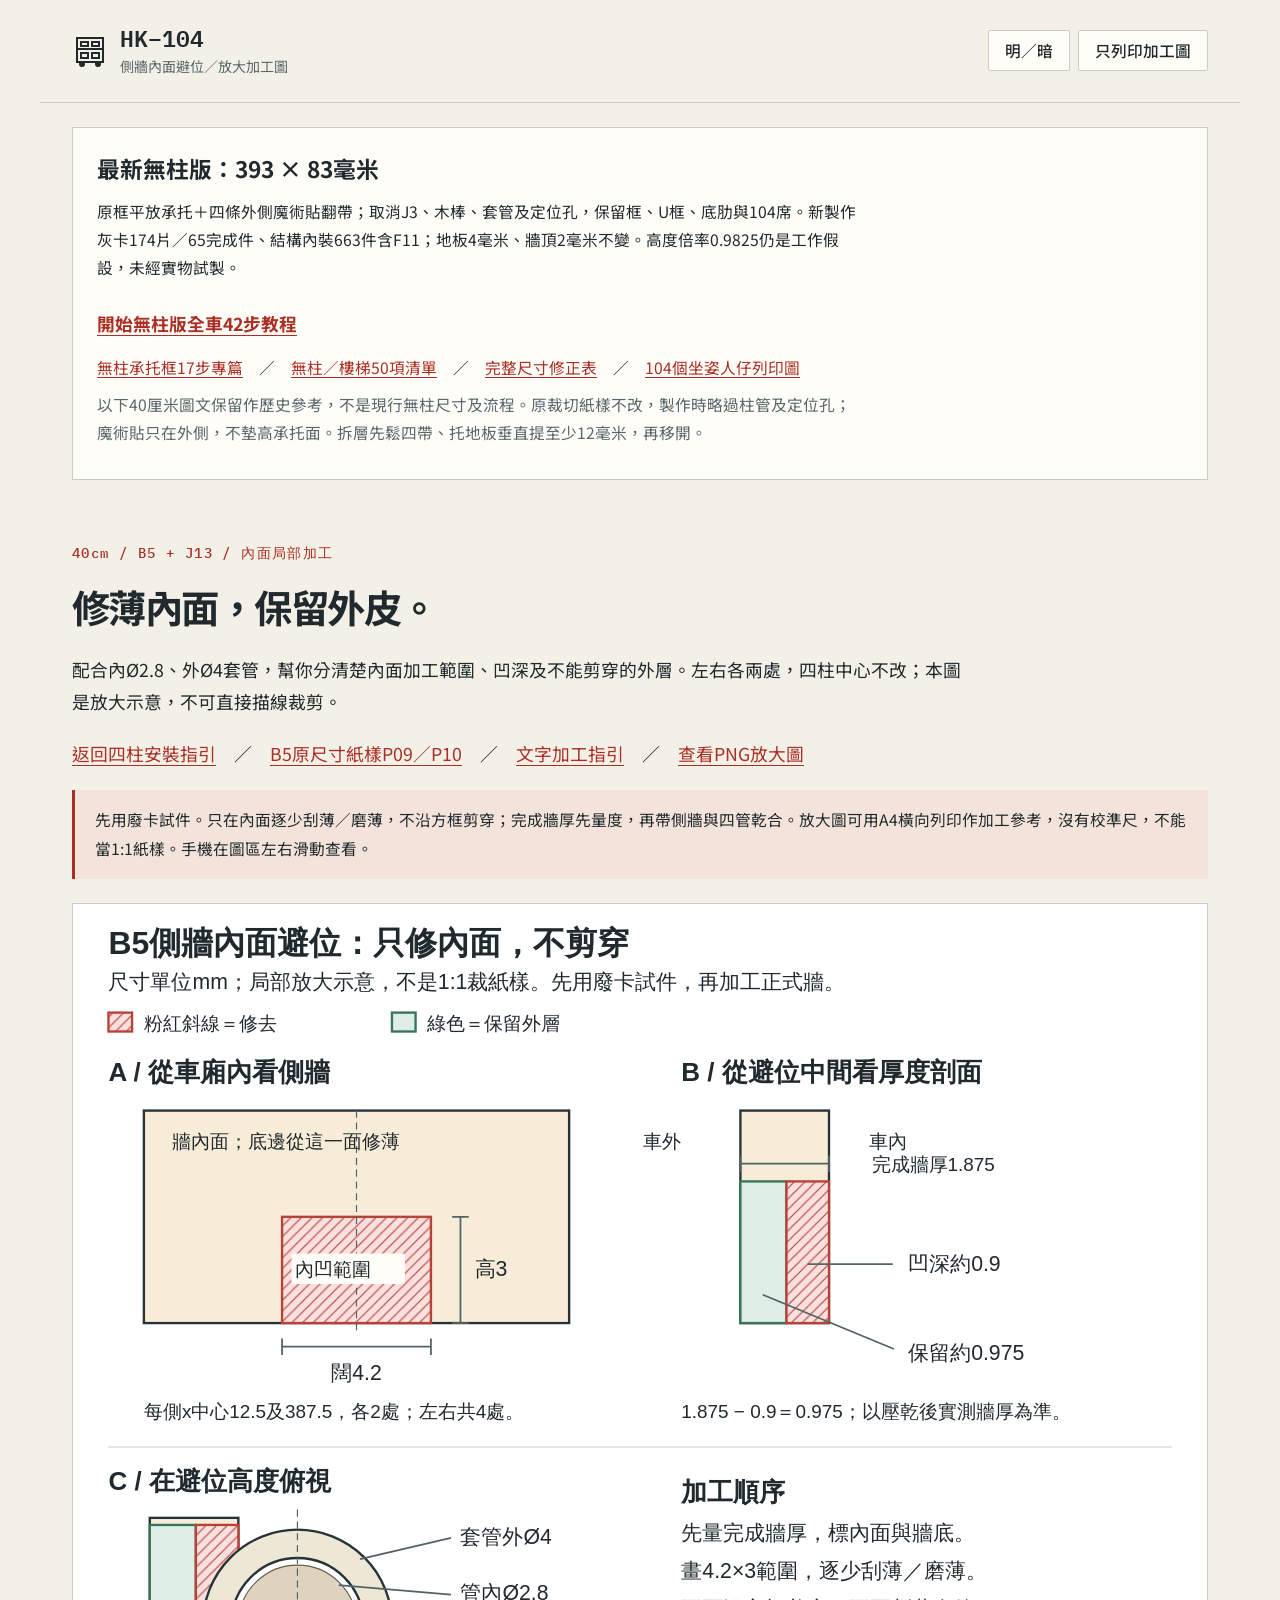
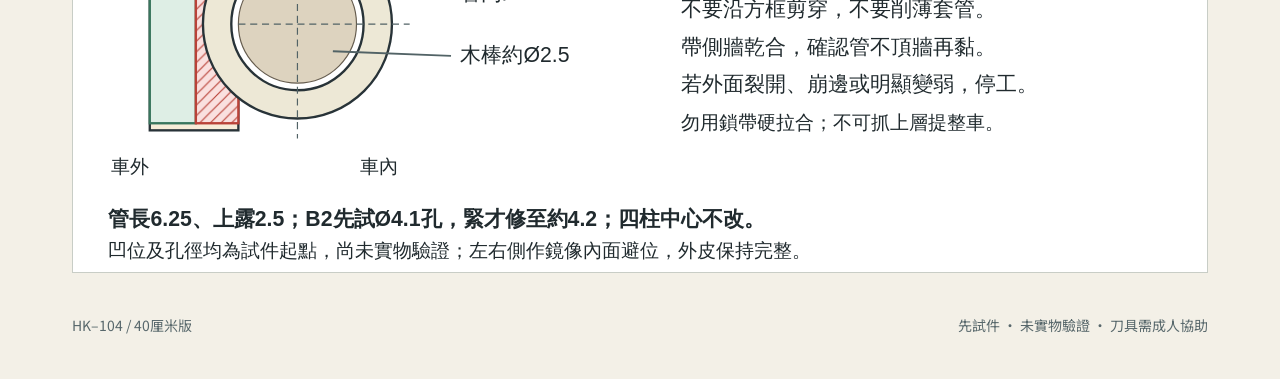
<file: hk104-bus-design-40/wall-relief.html>
<!doctype html>
<html lang="zh-Hant"><head><meta charset="utf-8"><meta name="viewport" content="width=device-width,initial-scale=1"><title>HK-104 40厘米版 側牆內面避位加工圖</title><link href="https://fonts.googleapis.com/css2?family=Noto+Sans+TC:wght@400;500;600;700&family=IBM+Plex+Mono:wght@400;500;600&display=swap" rel="stylesheet"><link rel="stylesheet" href="style.css"><link rel="stylesheet" href="wall-relief.css"><link rel="stylesheet" href="revision-393.css"><script src="revision-notice.js" defer></script></head><body>
<header class="no-print"><a class="brand" href="index.html"><svg viewBox="0 0 36 36" width="36" height="36" aria-label="HK-104"><path d="M5 5h26v24H5zM5 16h26M9 9h7v4H9zM20 9h7v4h-7zM9 20h7v5H9zM20 20h7v5h-7z" fill="none" stroke="currentColor" stroke-width="2"/><circle cx="10" cy="31" r="3" fill="currentColor"/><circle cx="26" cy="31" r="3" fill="currentColor"/></svg><span>HK–104 <small>側牆內面避位／放大加工圖</small></span></a><div class="tools"><button id="theme">明／暗</button><button id="print">只列印加工圖</button></div></header>
<main><section class="relief-intro no-print"><div class="eyebrow">40cm / B5 + J13 / 內面局部加工</div><h1>修薄內面，保留外皮。</h1><p>配合內Ø2.8、外Ø4套管，幫你分清楚內面加工範圍、凹深及不能剪穿的外層。左右各兩處，四柱中心不改；本圖是放大示意，不可直接描線裁剪。</p><p><a href="checklist.html#wall-relief-guide">返回四柱安裝指引</a>　／　<a href="cutting.html#cut-P09">B5原尺寸紙樣P09／P10</a>　／　<a href="HK-104-40cm-側牆內面避位加工指引.md">文字加工指引</a></p><div class="note">先用廢卡試件。只在內面逐少刮薄／磨薄，不沿方框剪穿；完成牆厚先量度，再帶側牆與四管乾合。放大圖可用A4橫向列印作加工參考，沒有校準尺，不能當1:1紙樣。手機在圖區左右滑動查看。</div></section>
<div class="relief-sheet"><img src="wall-relief.svg" alt="B5側牆內面避位三視圖，闊4.2高3，內凹約0.9，保留外面約0.975，不剪穿"></div>
<footer class="no-print"><span>HK–104 / 40厘米版</span><span>先試件 · 未實物驗證 · 刀具需成人協助</span></footer></main>
<script src="wall-relief.js"></script></body></html>
</file>
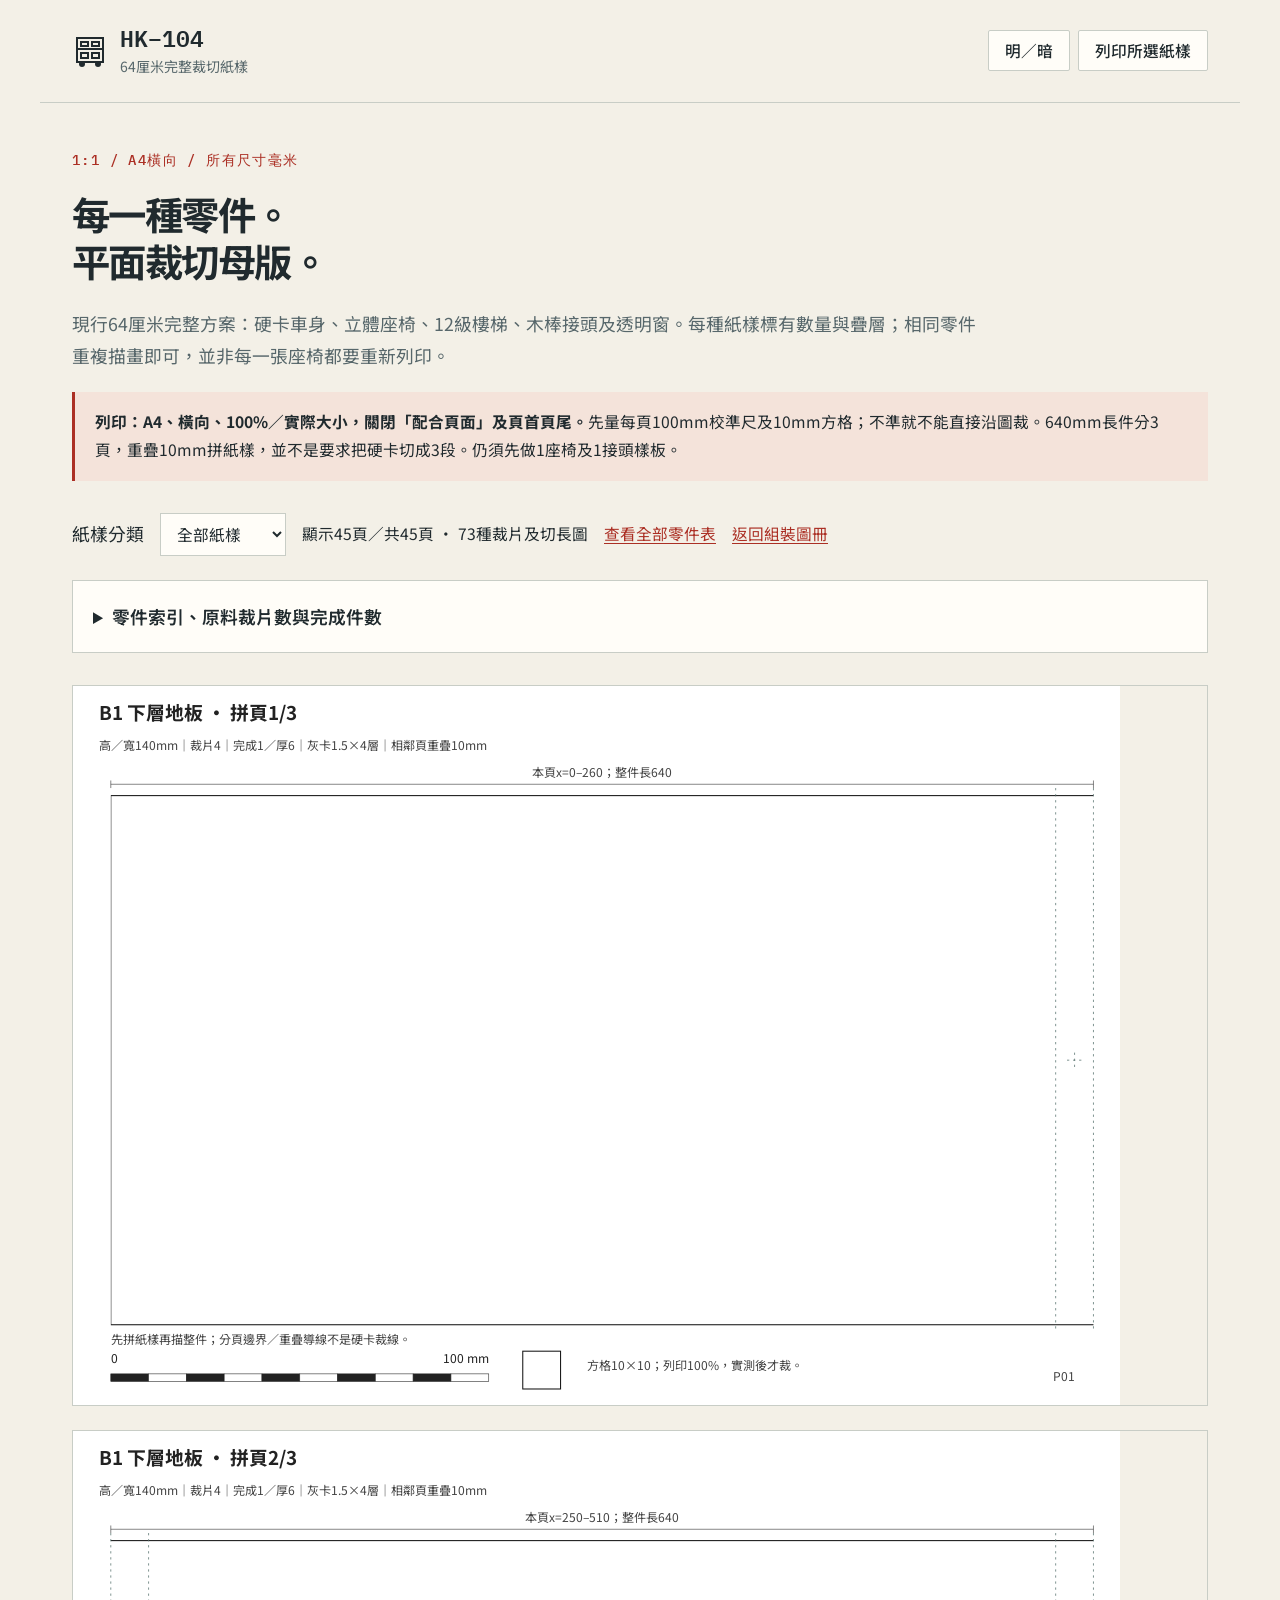
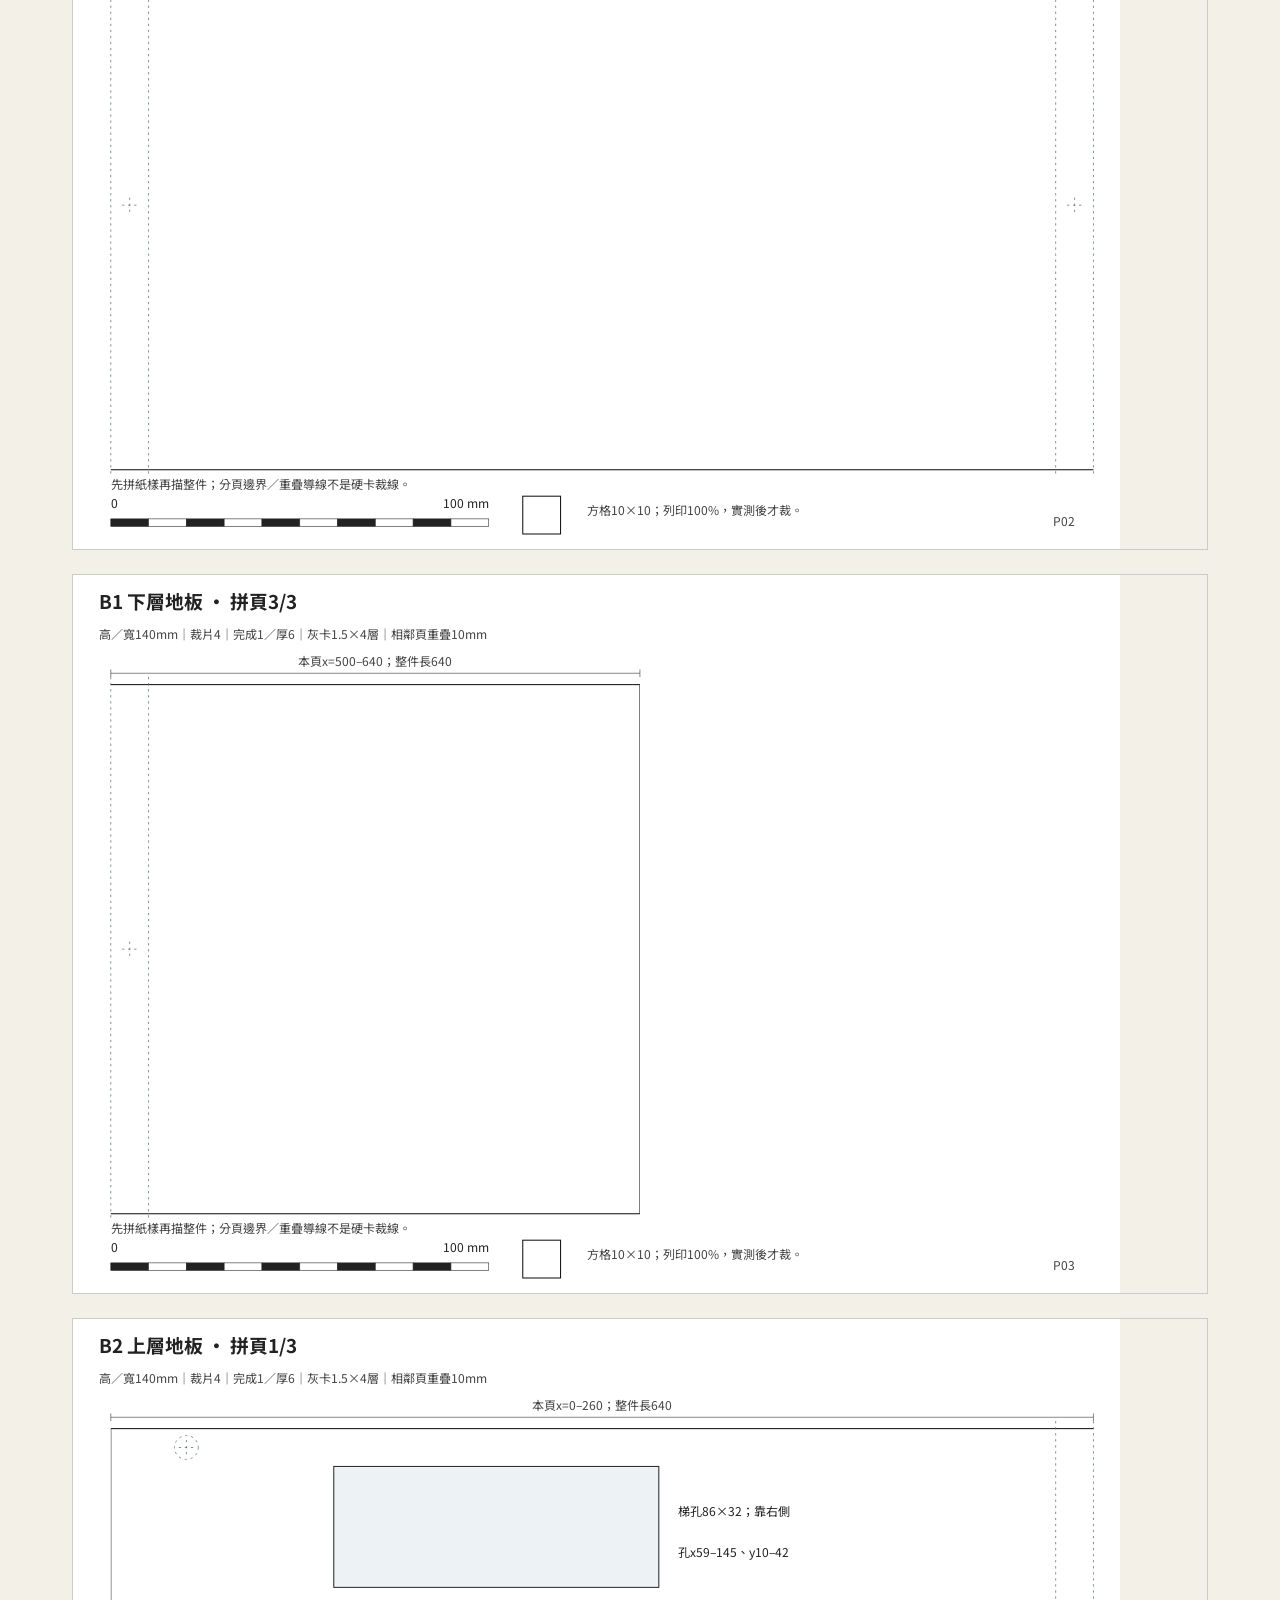
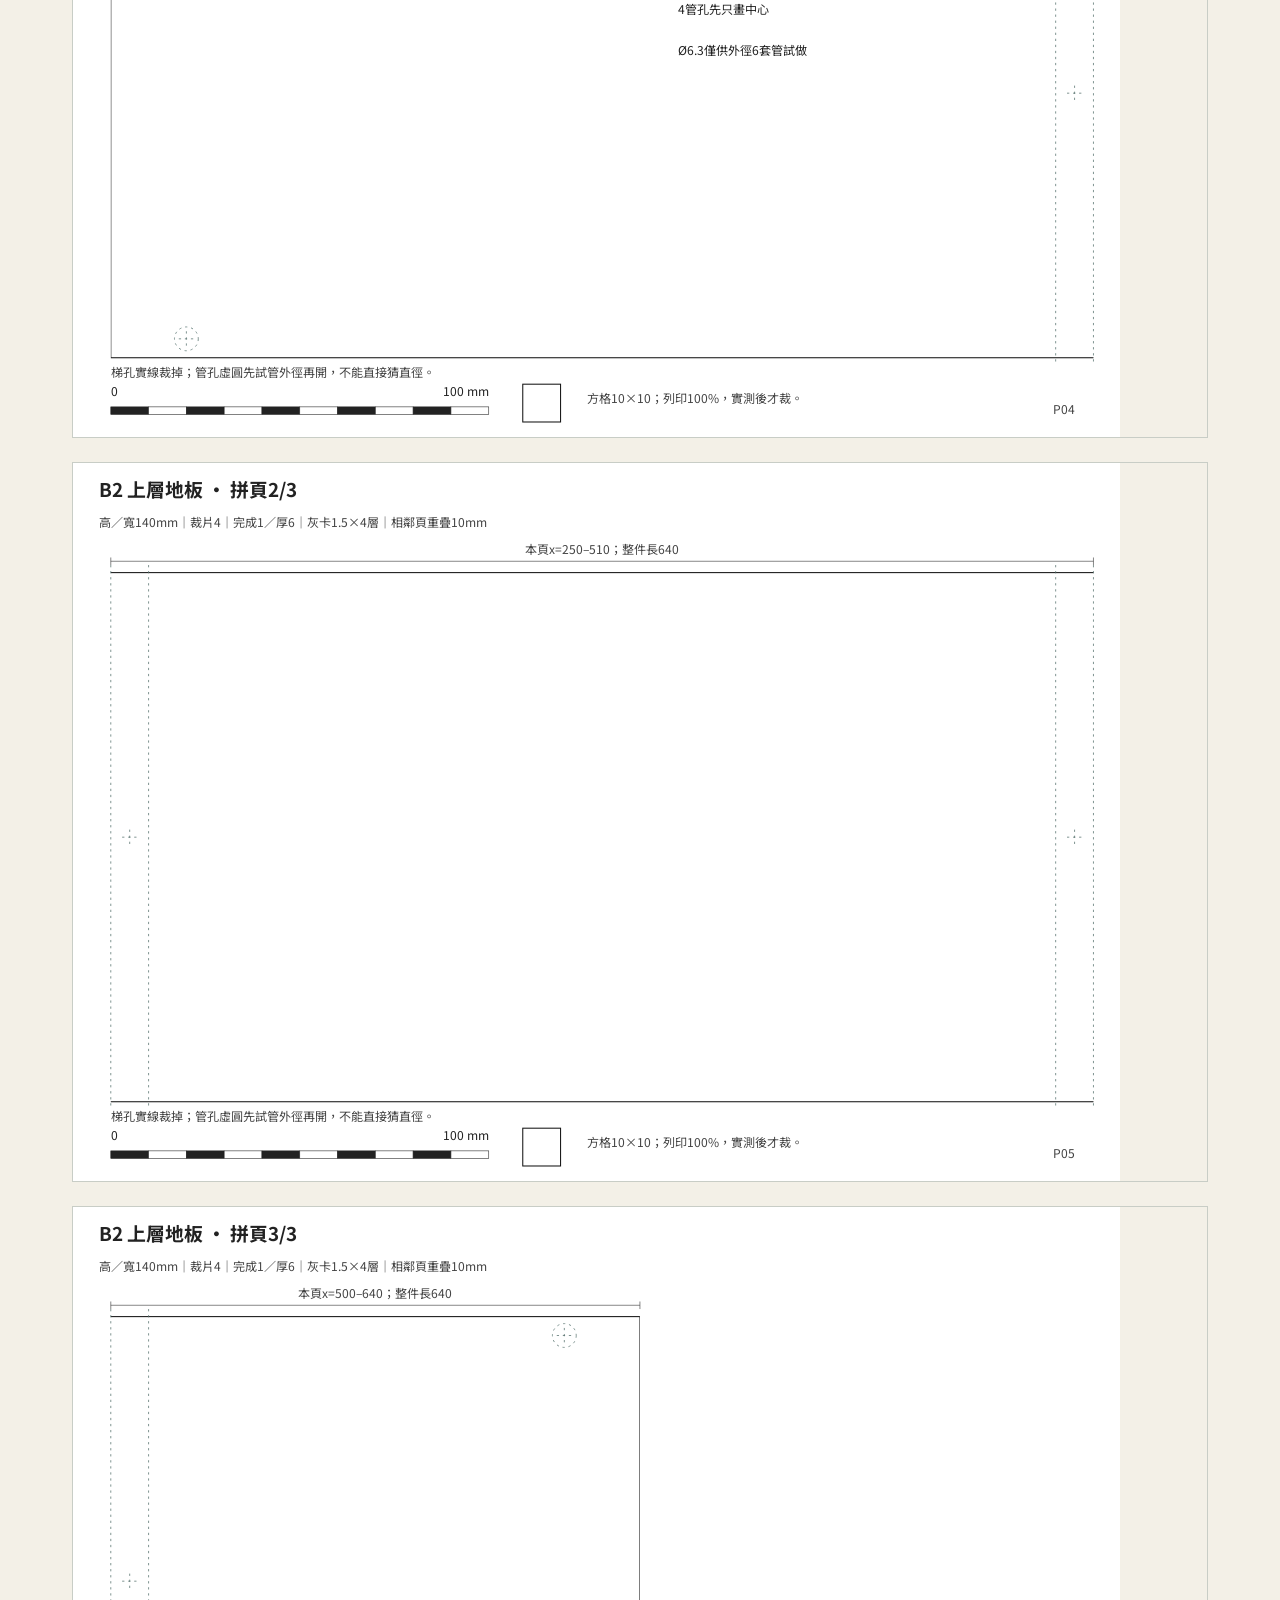
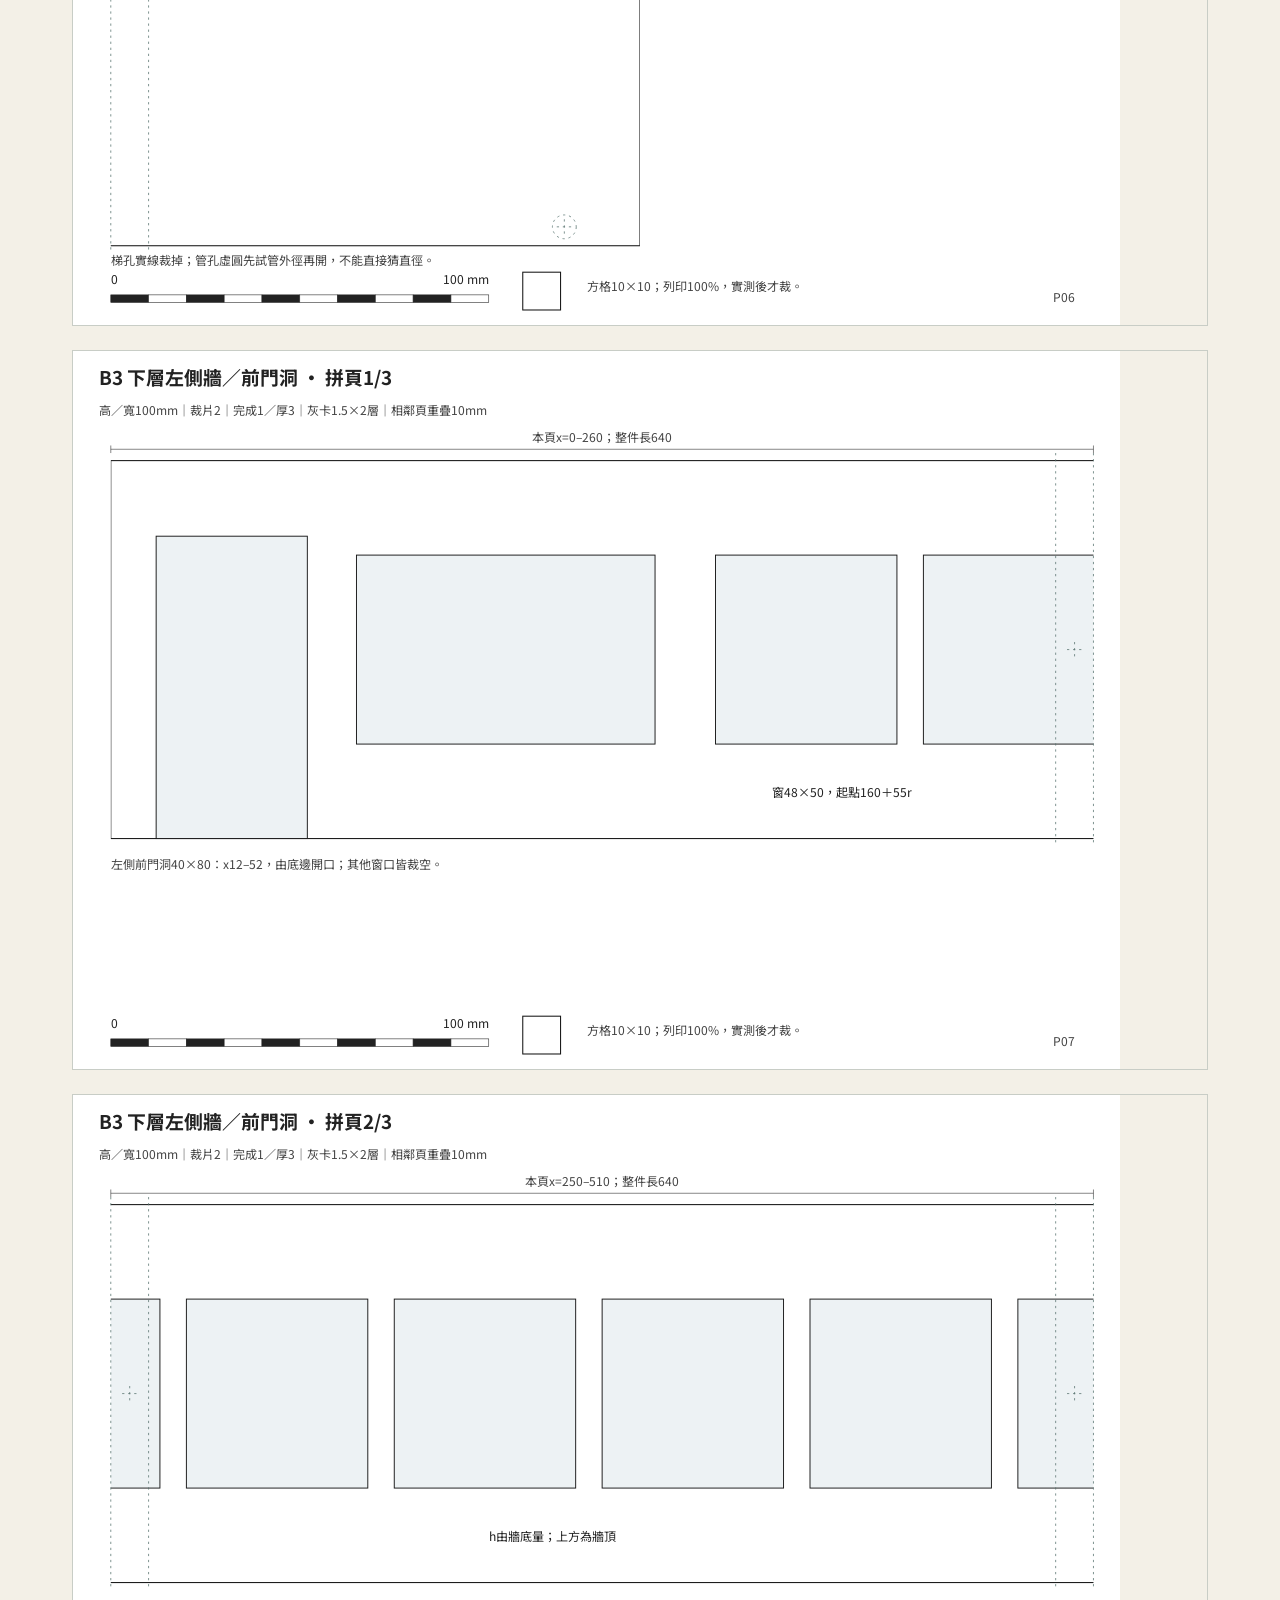
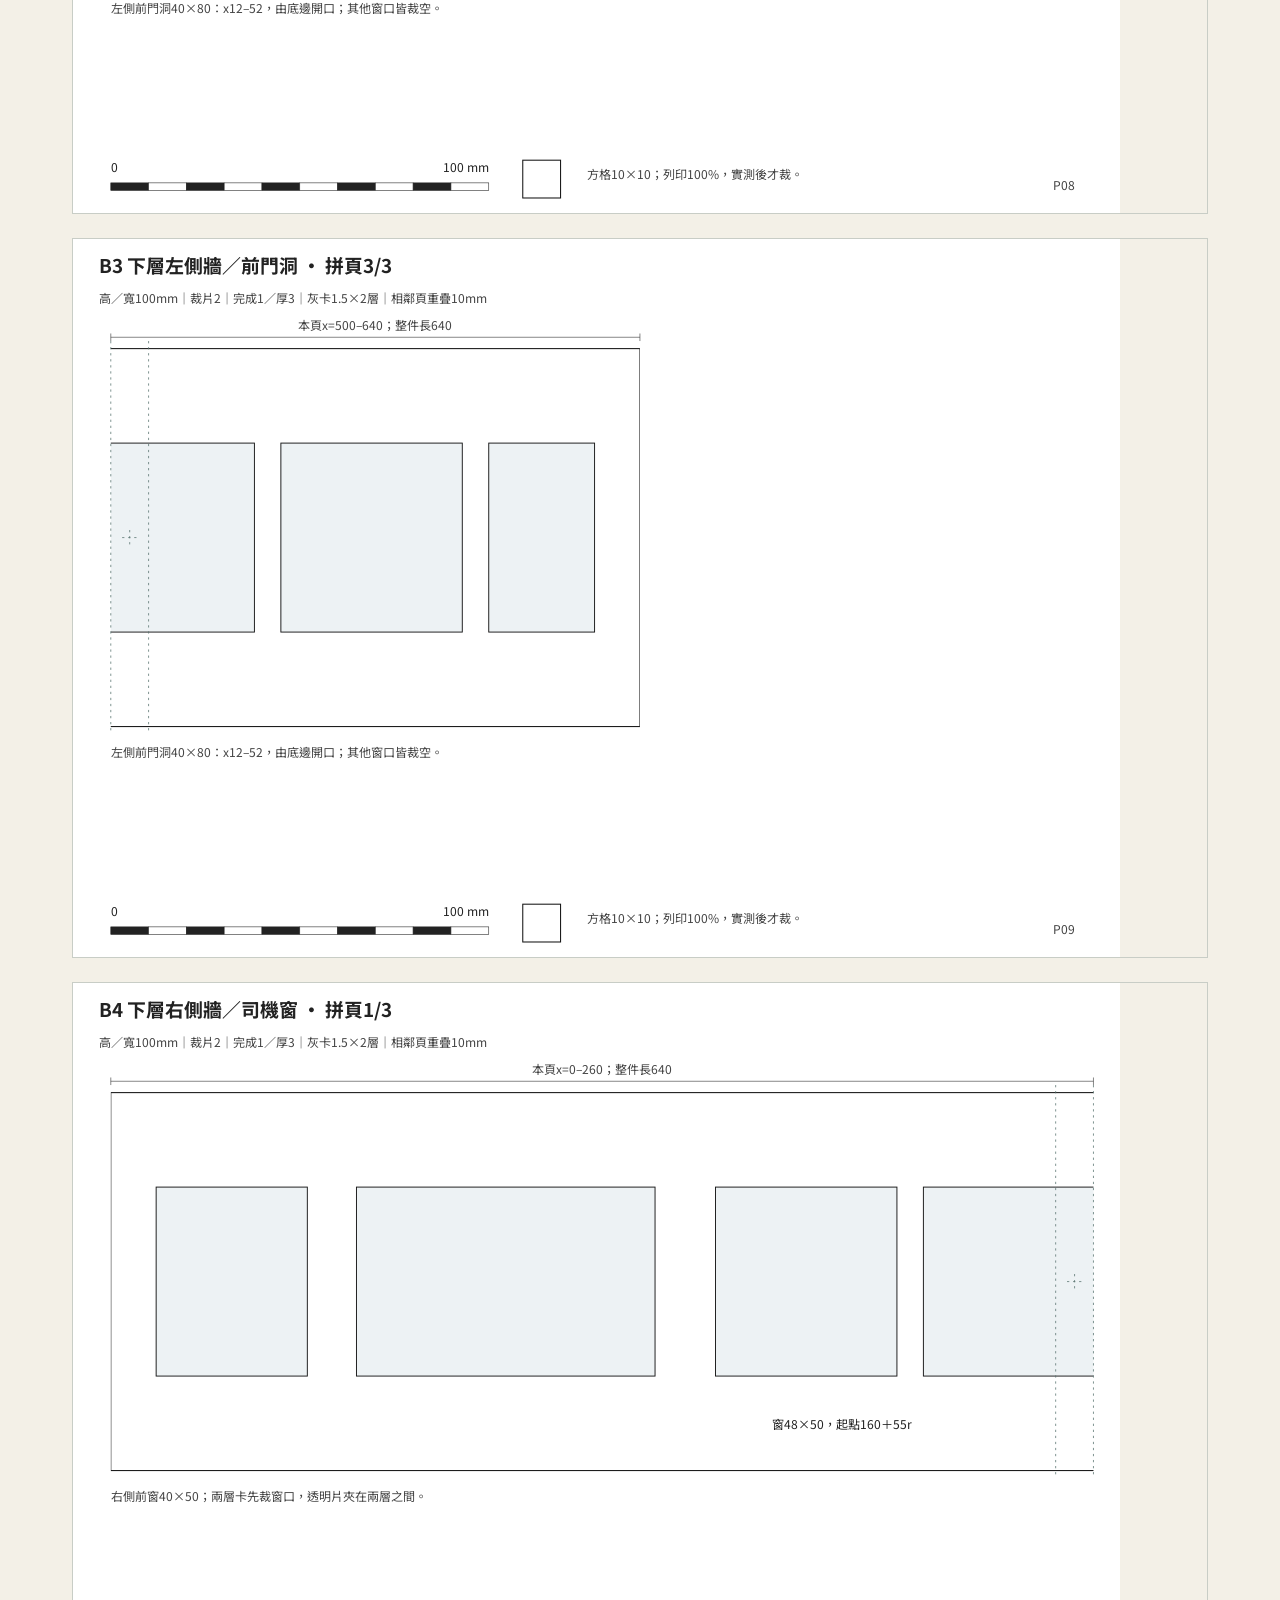
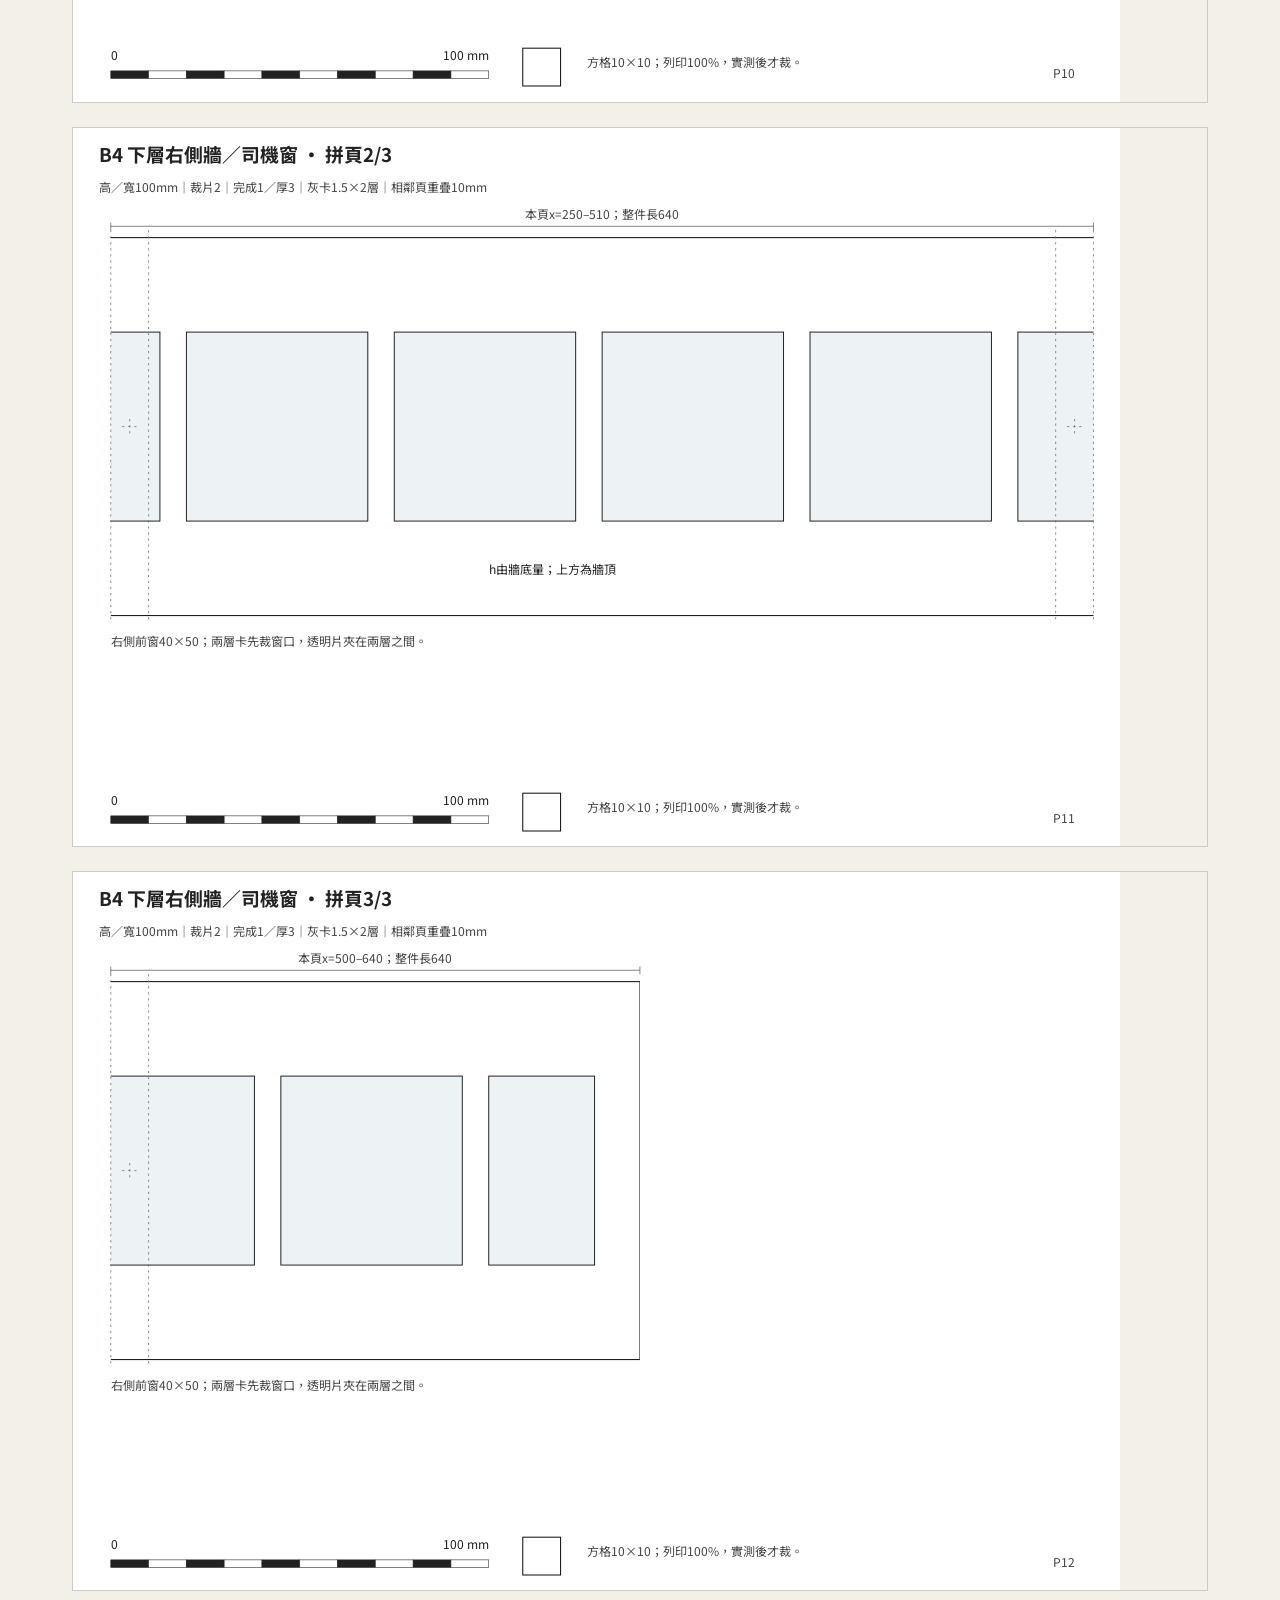
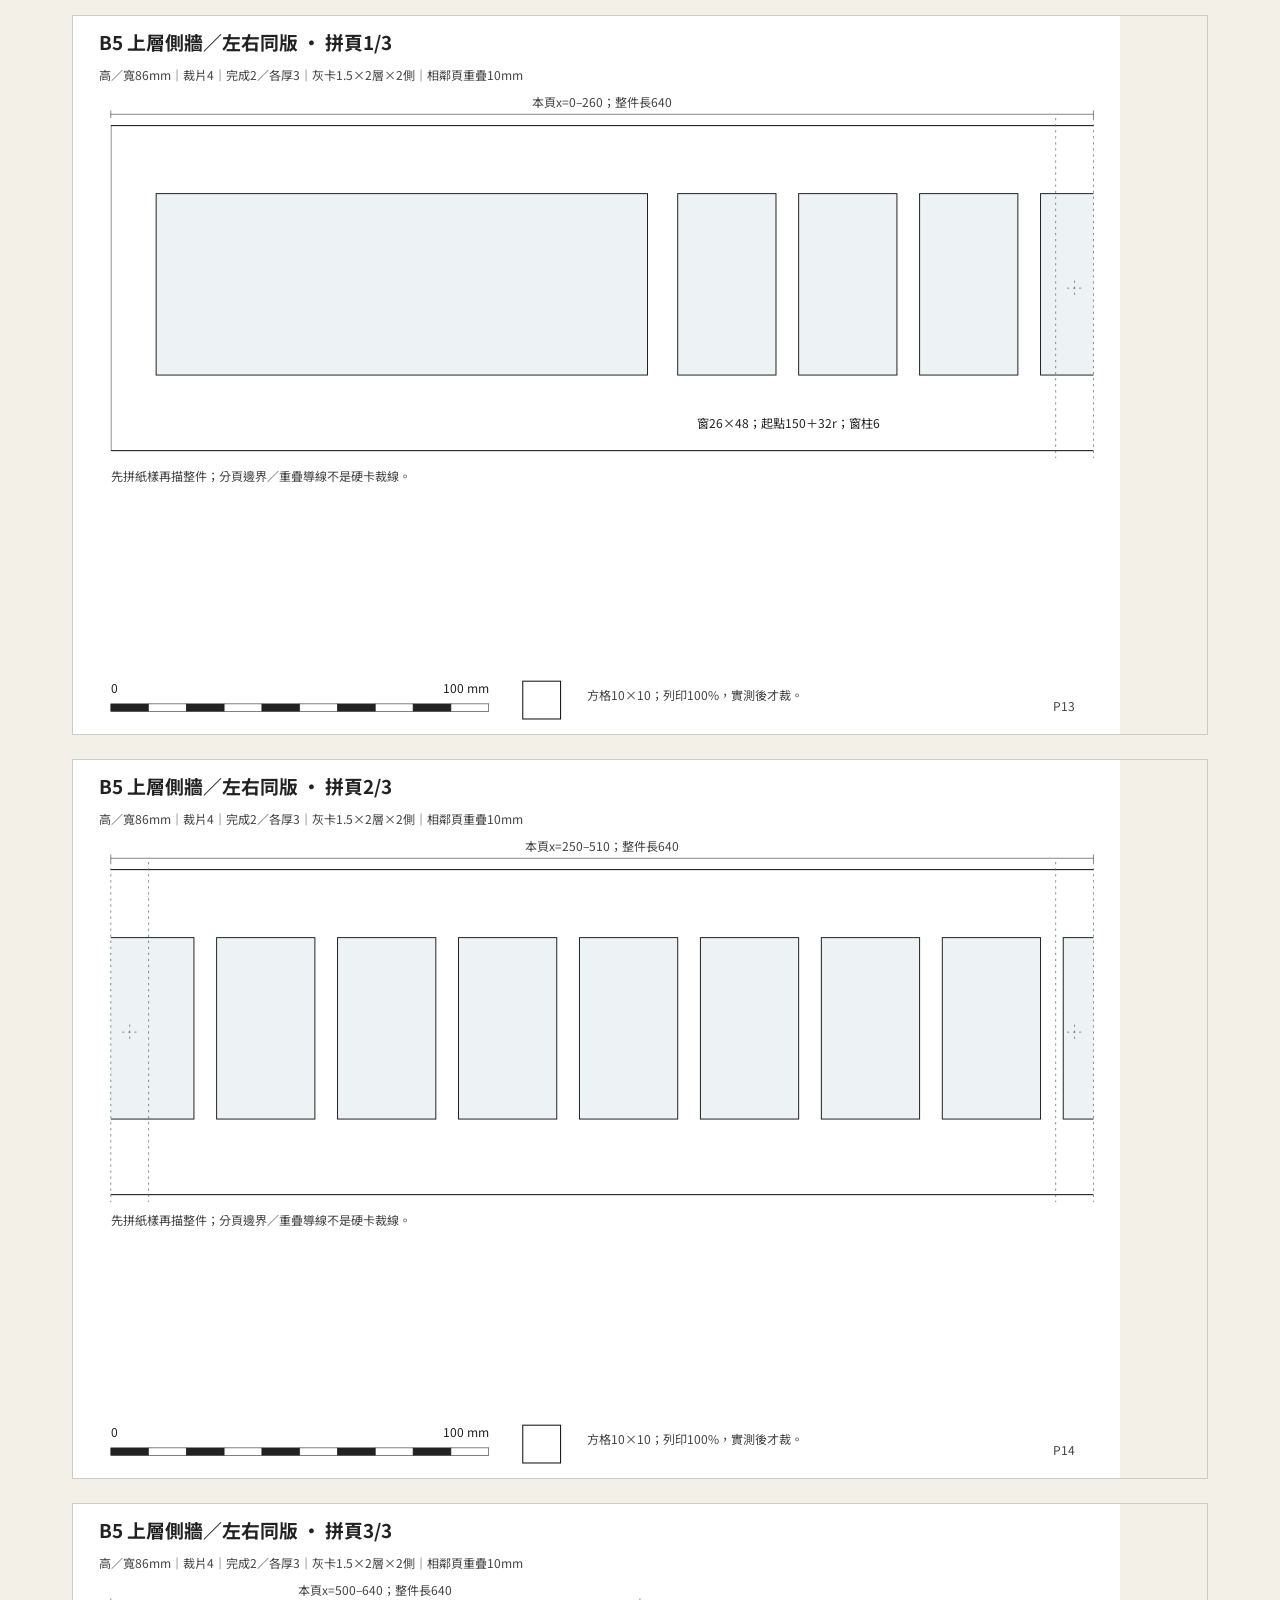
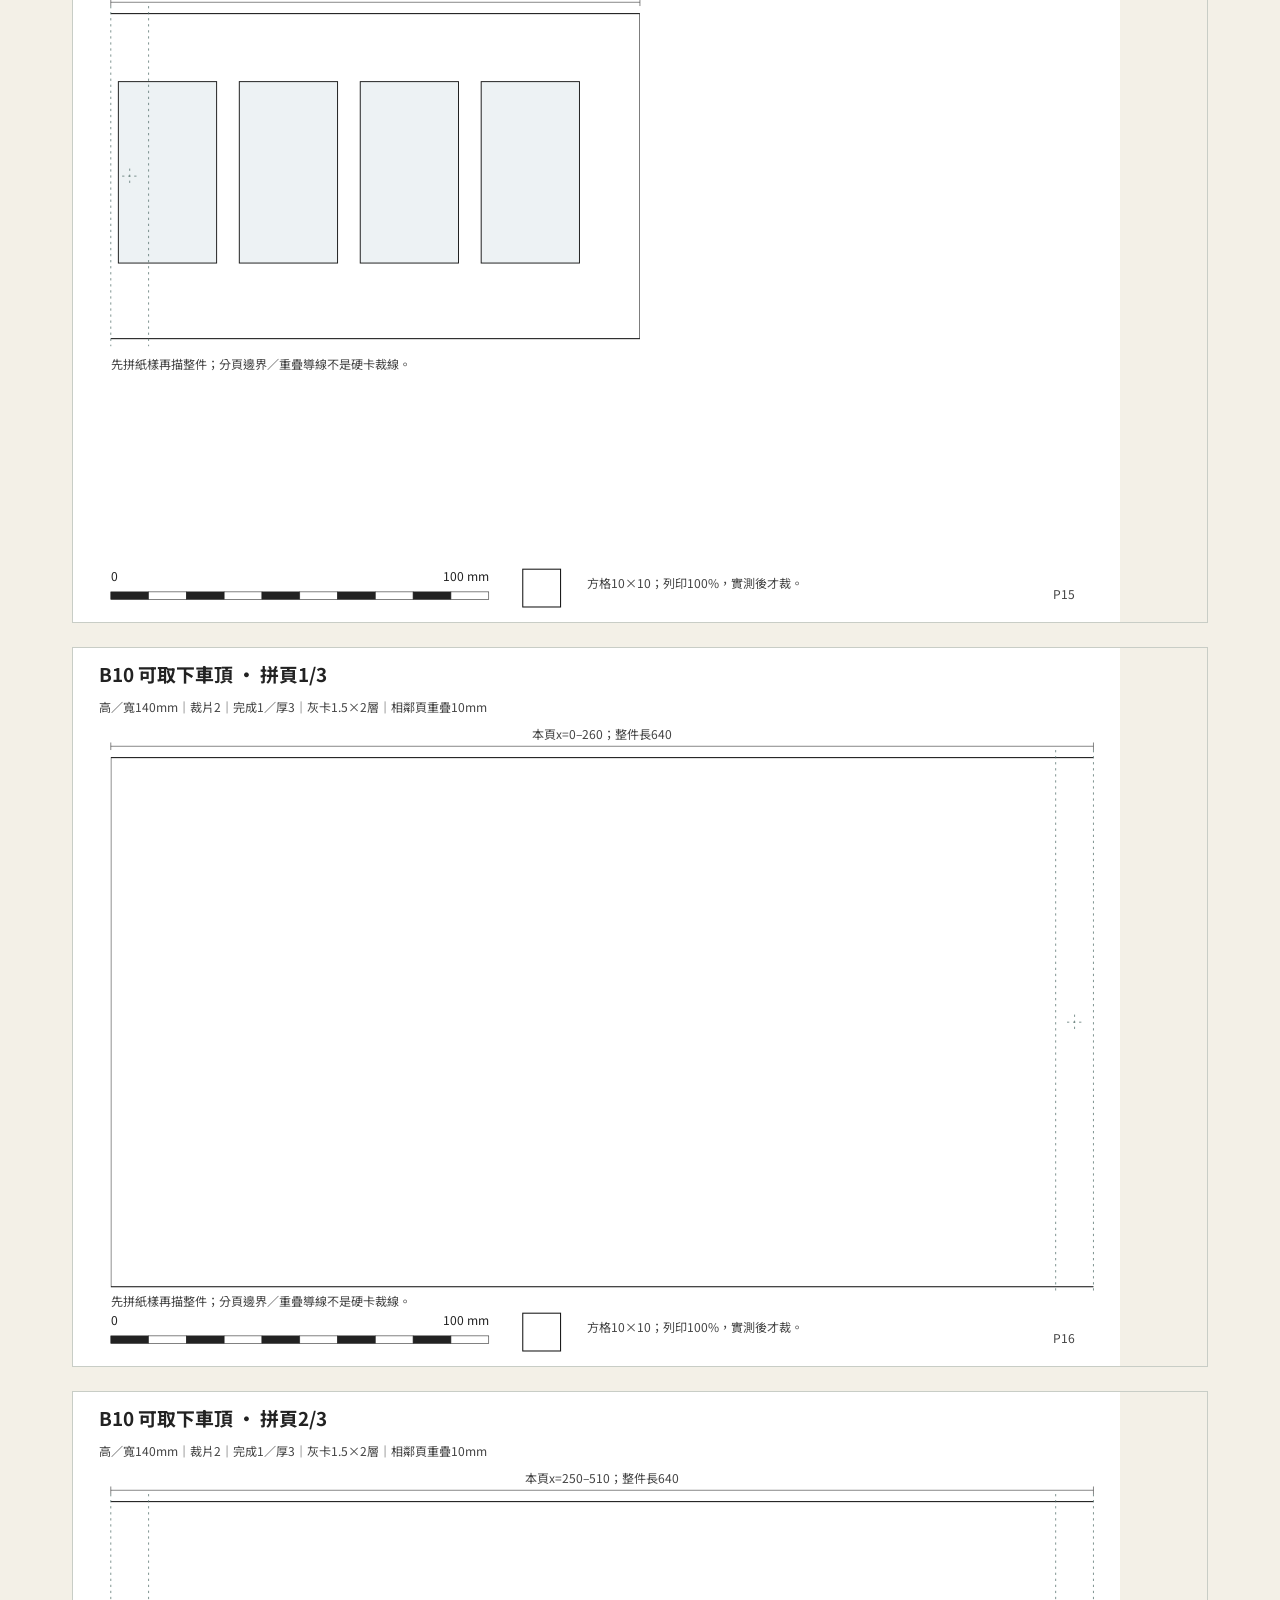
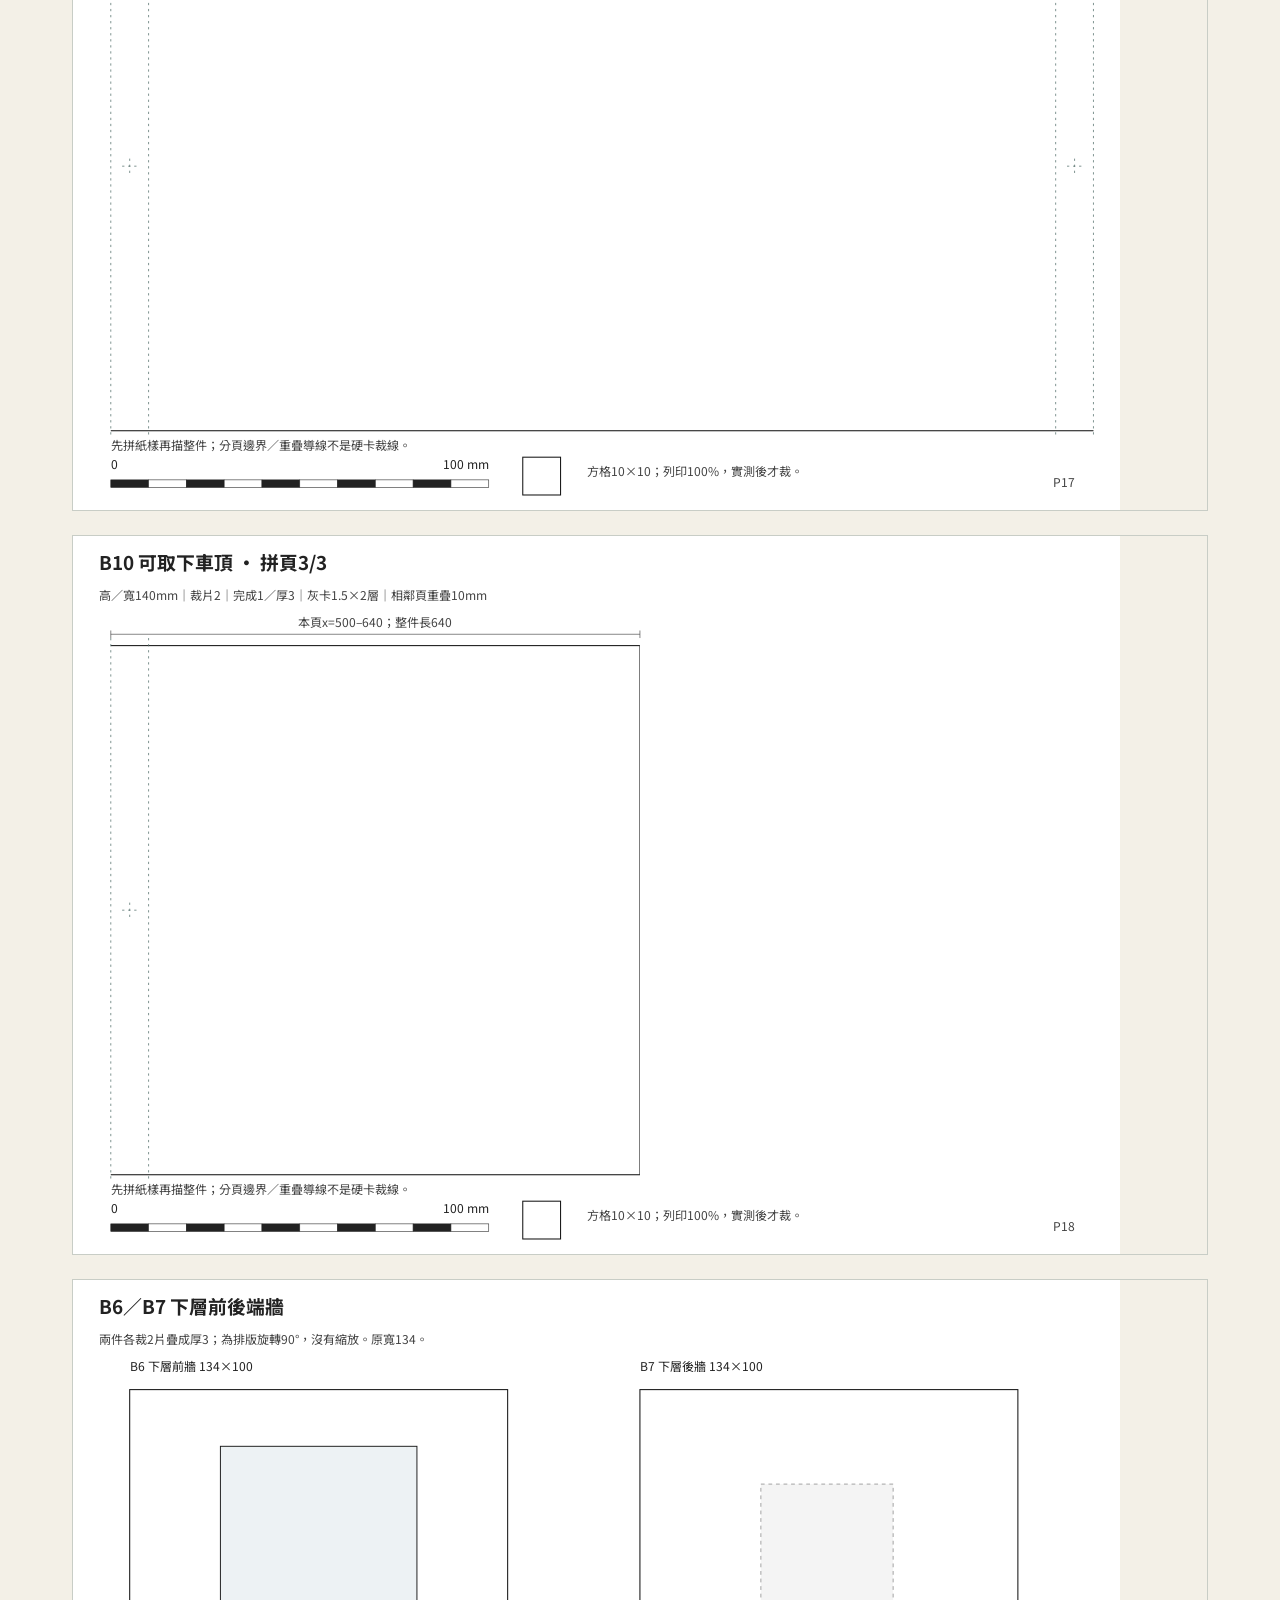
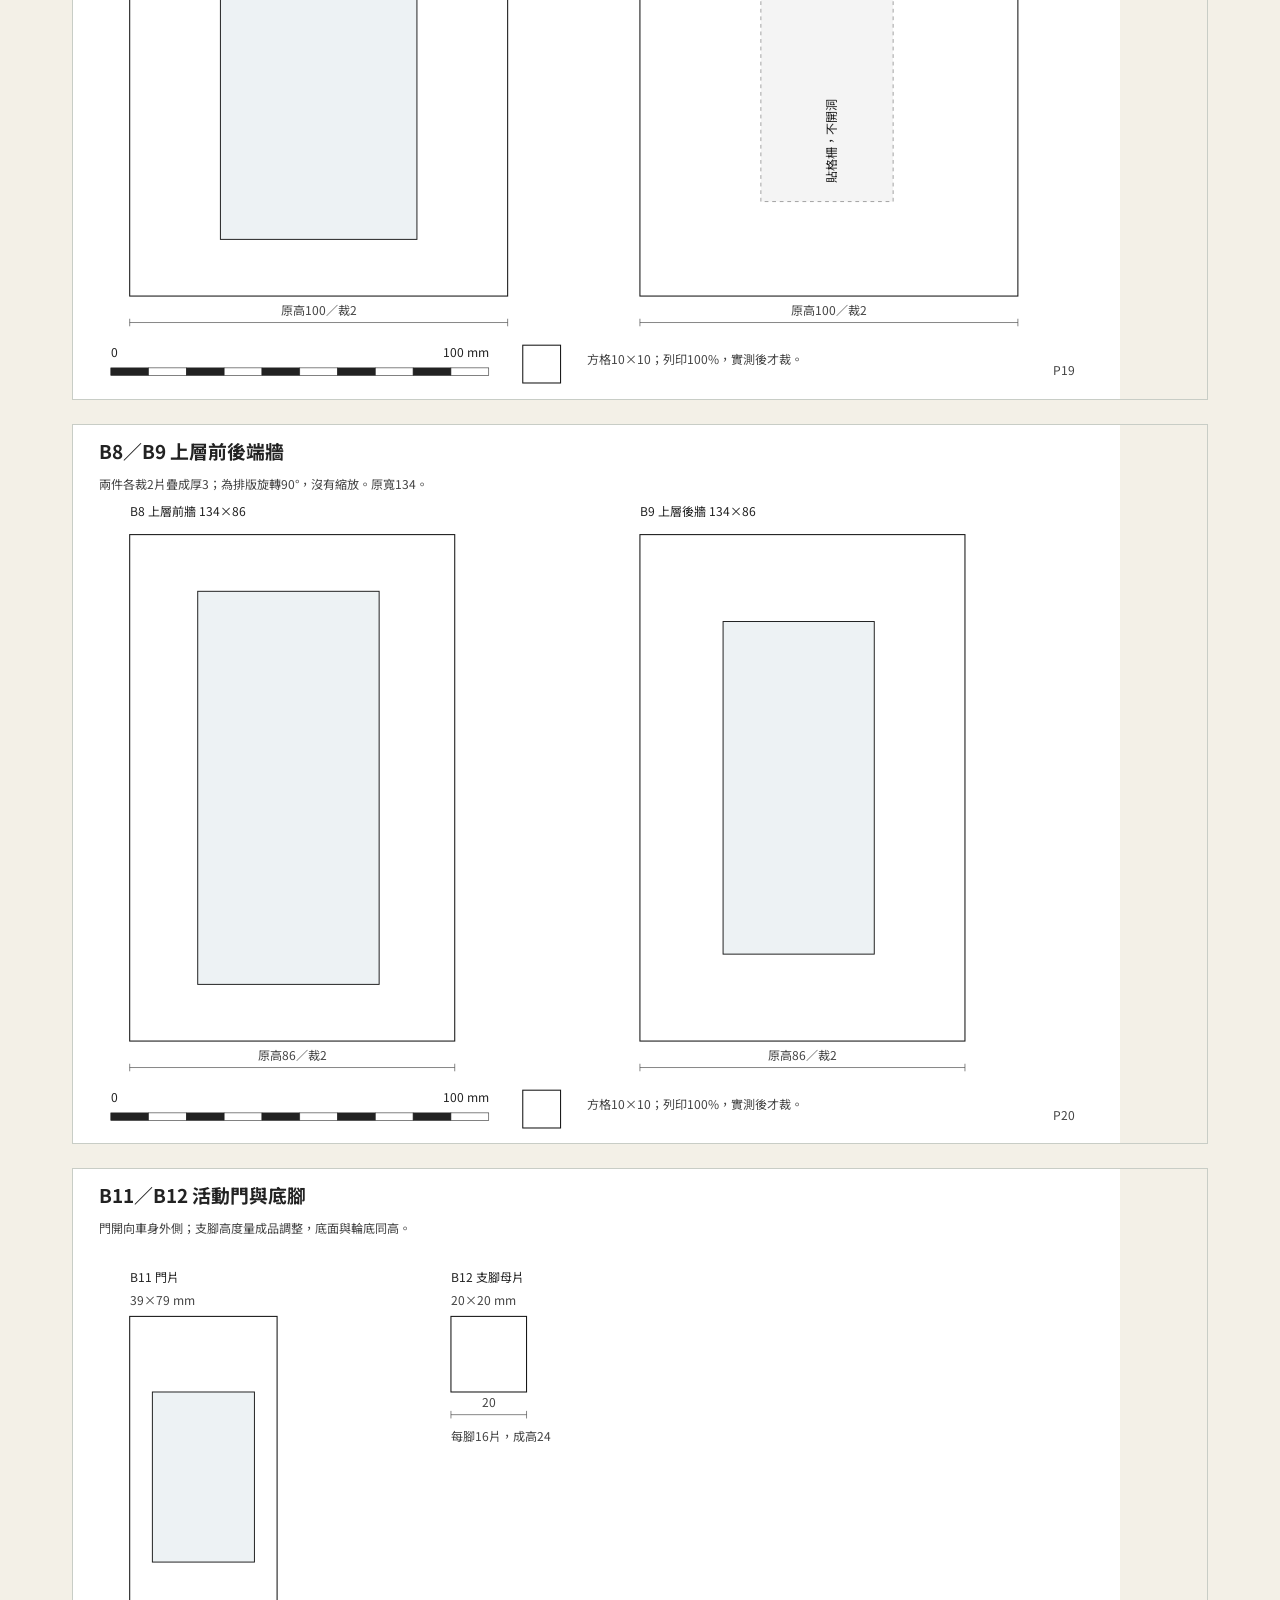
<file: hk104-bus-design/cutting.html>
<!doctype html><html lang="zh-Hant"><head><meta charset="utf-8"><meta name="viewport" content="width=device-width,initial-scale=1"><title>HK-104 64厘米完整裁切紙樣</title><link href="https://fonts.googleapis.com/css2?family=Noto+Sans+TC:wght@400;500;600;700&family=IBM+Plex+Mono:wght@400;500;600&display=swap" rel="stylesheet"><link rel="stylesheet" href="style.css"><link rel="stylesheet" href="cutting.css"></head>
<body><header class="no-print"><a class="brand" href="index.html"><svg viewBox="0 0 36 36" width="36" height="36" aria-label="HK-104"><path d="M5 5h26v24H5zM5 16h26M9 9h7v4H9zM20 9h7v4h-7zM9 20h7v5H9zM20 20h7v5h-7z" fill="none" stroke="currentColor" stroke-width="2"/><circle cx="10" cy="31" r="3" fill="currentColor"/><circle cx="26" cy="31" r="3" fill="currentColor"/></svg><span>HK–104 <small>64厘米完整裁切紙樣</small></span></a><div class="tools"><button id="theme">明／暗</button><button id="print">列印所選紙樣</button></div></header>
<main><section class="cut-intro no-print"><div class="eyebrow">1:1 / A4橫向 / 所有尺寸毫米</div><h1>每一種零件。<br>平面裁切母版。</h1><p>現行64厘米完整方案：硬卡車身、立體座椅、12級樓梯、木棒接頭及透明窗。每種紙樣標有數量與疊層；相同零件重複描畫即可，並非每一張座椅都要重新列印。</p><div class="note"><b>列印：A4、橫向、100%／實際大小，關閉「配合頁面」及頁首頁尾。</b>先量每頁100mm校準尺及10mm方格；不準就不能直接沿圖裁。640mm長件分3頁，重疊10mm拼紙樣，並不是要求把硬卡切成3段。仍須先做1座椅及1接頭樣板。</div></section>
<section class="cut-toolbar no-print"><label for="filter">紙樣分類</label><select id="filter"><option value="all">全部紙樣</option><option value="body">車身與地板</option><option value="joint">接頭與補強</option><option value="seat">座椅</option><option value="stair">樓梯與扶手</option><option value="facility">內部設施盒</option><option value="glass">透明窗片</option><option value="decor">輪片與外觀</option></select><span id="count"></span><a href="#catalog">查看全部零件表</a><a href="index.html">返回組裝圖冊</a></section>
<details id="catalog" class="no-print"><summary>零件索引、原料裁片數與完成件數</summary><p>「裁片」包括硬卡疊層，不等於完成件數。原料假設灰卡1.5mm；孔徑、紙盒外尺寸及黏合厚度須以試件微調。管／棒只有切長圖，不是可用紙代替的零件。</p><div class="facility-table"><table><thead><tr><th>編號</th><th>零件</th><th>平面裁切尺寸 mm</th><th>裁片／原料數</th><th>完成數／材料</th></tr></thead><tbody id="parts"></tbody></table></div></details>
<div id="templates"></div><footer class="no-print"><span>HK–104 / CUT REV E · 64厘米完整版本</span><span>先核對校準尺，再裁硬卡；先試做，不承諾未試製接頭的強度。</span></footer></main><script src="cutting.js"></script></body></html>
</file>
<file: hk104-bus-design-40/style.css>
:root{--bg:#f3f0e7;--paper:#fffdf8;--ink:#202a2e;--muted:#57676b;--line:#c8cdc6;--accent:#ab2f24;--soft:#f4e3da;--seat:#c7d8d6;--stair:#ead3aa;--aisle:#ecede5;--facility:#ddd9c9;--text-xs:clamp(.75rem,.72rem + .2vw,.875rem);--text-sm:clamp(.875rem,.82rem + .2vw,1rem);--text-base:clamp(1rem,.95rem + .2vw,1.125rem);--text-lg:clamp(1.25rem,1.1rem + .4vw,1.5rem);--text-xl:clamp(2rem,1.6rem + 1vw,3rem);--text-hero:clamp(2.3rem,1.9rem + 2.5vw,4.8rem);--space-1:.25rem;--space-2:.5rem;--space-3:.75rem;--space-4:1rem;--space-5:1.25rem;--space-6:1.5rem;--space-8:2rem;--space-10:2.5rem;--space-12:3rem;--space-16:4rem;--font-body:"Noto Sans TC",sans-serif;--font-display:"Noto Sans TC",sans-serif;--font-mono:"IBM Plex Mono",monospace}
[data-theme=dark]{--bg:#192328;--paper:#222f34;--ink:#eef1e6;--muted:#bdc9c9;--line:#546268;--accent:#f2927d;--soft:#40352e;--seat:#34575a;--stair:#654f2b;--aisle:#2a3b40;--facility:#4b5050}
*{box-sizing:border-box}html{scroll-behavior:smooth;scroll-padding-top:var(--space-6)}body{margin:0;background:var(--bg);color:var(--ink);font:400 var(--text-base)/1.8 var(--font-body)}a{color:var(--accent);text-underline-offset:.2em}button,a{-webkit-tap-highlight-color:transparent}button:focus-visible,a:focus-visible{outline:3px solid var(--accent);outline-offset:4px}header{max-width:1200px;margin:auto;padding:var(--space-6) var(--space-8);display:flex;justify-content:space-between;align-items:center;border-bottom:1px solid var(--line)}.brand{display:flex;align-items:center;gap:var(--space-3);color:var(--ink);text-decoration:none;font:600 var(--text-lg)/1.2 var(--font-mono)}.brand small{display:block;font:400 var(--text-xs)/1.6 var(--font-body);color:var(--muted);margin-top:var(--space-1)}.tools{display:flex;gap:var(--space-2)}button{font:500 var(--text-sm) var(--font-body);padding:var(--space-2) var(--space-4);border:1px solid var(--line);background:var(--paper);color:var(--ink);cursor:pointer;border-radius:2px}button:hover{border-color:var(--accent);color:var(--accent)}main{max-width:1200px;margin:auto;padding:0 var(--space-8)}.hero{padding:var(--space-16) 0 var(--space-10);max-width:1000px}.eyebrow,.code,.step{font:500 var(--text-xs) var(--font-mono);letter-spacing:.1em;color:var(--accent)}h1{font:700 var(--text-hero)/1.23 var(--font-display);letter-spacing:-.04em;margin:var(--space-5) 0 var(--space-6)}h1 span{color:var(--accent)}.hero>p{max-width:760px;font-size:var(--text-base);color:var(--muted);margin:0 0 var(--space-8)}.metrics{display:grid;grid-template-columns:repeat(4,1fr);border-top:1px solid var(--line);border-bottom:1px solid var(--line);padding:var(--space-5) 0;margin-bottom:var(--space-6)}.metrics b{display:block;font:500 var(--text-xl)/1.3 var(--font-mono)}.metrics span{font-size:var(--text-xs);color:var(--muted)}.note{border-left:3px solid var(--accent);padding:var(--space-4) var(--space-5);background:var(--soft);font-size:var(--text-sm);line-height:1.8}nav{display:flex;flex-wrap:wrap;gap:var(--space-2);padding:0 0 var(--space-10)}nav a{border:1px solid var(--line);padding:var(--space-2) var(--space-4);font-size:var(--text-sm);color:var(--ink);text-decoration:none}nav a:hover{background:var(--paper);border-color:var(--accent)}.sheet{background:var(--paper);padding:var(--space-8);margin-bottom:var(--space-8);border:1px solid var(--line)}.section-head{display:flex;align-items:baseline;gap:var(--space-5);border-bottom:1px solid var(--line);padding-bottom:var(--space-4);margin-bottom:var(--space-5)}h2{font:700 var(--text-lg)/1.5 var(--font-body);margin:0}h3{font:700 var(--text-base)/1.6 var(--font-body);margin:0 0 var(--space-3)}p{margin:0 0 var(--space-5)}.sheet>p{color:var(--muted);max-width:900px}.drawing{overflow-x:auto;margin:var(--space-6) 0;border:1px solid var(--line);background:var(--paper)}.drawing svg{width:100%;height:auto;display:block;min-width:740px;overflow:visible;color:var(--ink)}.drawing svg text{font-family:var(--font-body);fill:var(--ink);font-size:12px}.drawing svg .dim{font-family:var(--font-mono);font-size:12px;fill:var(--muted)}.drawing svg .label{font-size:14px;font-weight:600}.drawing svg .muted{fill:var(--muted)}.drawing svg .outline{fill:none;stroke:var(--ink);stroke-width:1.5}.drawing svg .hair{fill:none;stroke:var(--muted);stroke-width:.75}.drawing svg .dash{fill:none;stroke:var(--accent);stroke-width:1;stroke-dasharray:4 4}.drawing svg .seat{fill:var(--seat);stroke:var(--ink);stroke-width:.8}.drawing svg .stair{fill:var(--stair);stroke:var(--ink);stroke-width:1}.drawing svg .aisle{fill:var(--aisle)}.drawing svg .facility{fill:var(--facility);stroke:var(--ink);stroke-width:1}.drawing svg .pin{fill:var(--accent);stroke:var(--paper);stroke-width:1}.drawing svg .paper{fill:var(--paper);stroke:var(--ink);stroke-width:1}.drawing svg .accent{fill:var(--accent)}.drawing svg .priority{fill:var(--stair);stroke:var(--ink);stroke-width:.8}.drawing svg .bodyfill{fill:var(--soft);stroke:var(--ink);stroke-width:1.5}.grid{display:grid;gap:var(--space-6);margin-top:var(--space-6)}.two{grid-template-columns:1fr 1fr}.three{grid-template-columns:repeat(3,1fr)}article{border-top:1px solid var(--line);padding-top:var(--space-4)}article p,article li{font-size:var(--text-sm);color:var(--muted)}article p:last-child{margin-bottom:0}ul{padding-left:var(--space-5);margin:0}.legend{display:flex;flex-wrap:wrap;gap:var(--space-5);font-size:var(--text-xs);color:var(--muted)}.legend span{display:flex;align-items:center;gap:var(--space-2)}.legend i{width:16px;height:12px;border:1px solid var(--ink);display:inline-block}.seat-key{background:var(--seat)}.stair-key,.priority-key{background:var(--stair)}.aisle-key{background:var(--aisle)}.facility-key{background:var(--facility)}.legend .pin-key{background:var(--accent);width:10px;height:10px;border-radius:50%}.step{display:block;margin-bottom:var(--space-2)}#joint .note{margin-top:var(--space-6)}.facility-table{overflow-x:auto;margin-top:var(--space-8)}table{width:100%;border-collapse:collapse;font-size:var(--text-sm);min-width:500px}th,td{text-align:left;border-bottom:1px solid var(--line);padding:var(--space-3) var(--space-4)}th{background:var(--aisle);font-weight:600}.build-steps{list-style:none;padding:0;margin:var(--space-8) 0;counter-reset:build}.build-steps li{counter-increment:build;display:grid;grid-template-columns:36px 160px 1fr;gap:var(--space-4);border-top:1px solid var(--line);padding:var(--space-4) 0;font-size:var(--text-sm)}.build-steps li:before{content:"0" counter(build);color:var(--accent);font-family:var(--font-mono)}.build-steps span{color:var(--muted)}.closing{margin-top:var(--space-6);font-size:var(--text-sm)}footer{display:flex;justify-content:space-between;gap:var(--space-4);color:var(--muted);padding:var(--space-4) 0 var(--space-10);font-size:var(--text-xs)}
.metrics{grid-template-columns:2fr 1.2fr .6fr .6fr;gap:var(--space-3)}.metrics b{font-size:clamp(1.6rem,1.3rem + 1vw,2.5rem)}
@media(max-width:700px){h1 span{display:block}}
@media(max-width:700px){header{padding:var(--space-4)}main{padding:0 var(--space-4)}.hero{padding-top:var(--space-10)}.metrics{grid-template-columns:1fr 1fr;gap:var(--space-5)}.metrics>div:first-child{grid-column:span 2}.sheet{padding:var(--space-4)}.section-head{display:block}.code{display:block;margin-bottom:var(--space-2)}.two,.three{grid-template-columns:1fr}.tools button{padding:var(--space-2);font-size:var(--text-xs)}.brand{font-size:var(--text-base)}.brand svg{width:28px}.build-steps li{grid-template-columns:24px 1fr}.build-steps span{grid-column:2}footer{display:block}.drawing:after{content:"尺寸圖可左右滑動查看；以標註尺寸為準";display:block;padding:var(--space-2);font-size:var(--text-xs);color:var(--muted)}}
@media print{@page{size:A3 landscape;margin:12mm}html{scroll-behavior:auto}body{background:white;color:#202a2e;-webkit-print-color-adjust:exact;print-color-adjust:exact}:root,[data-theme=dark]{--bg:white;--paper:white;--ink:#202a2e;--muted:#57676b;--line:#c8cdc6;--accent:#ab2f24;--soft:#f4e3da;--seat:#c7d8d6;--stair:#ead3aa;--aisle:#ecede5;--facility:#ddd9c9}.tools,nav,.hero{display:none}header{padding:0 0 4mm;max-width:none}main{max-width:none;padding:0}.sheet{break-before:page;border:0;padding:0;margin:0}.drawing{break-inside:avoid;margin:4mm 0}.drawing svg{min-width:0;width:100%}.grid{break-inside:avoid}.section-head{padding-bottom:2mm;margin-bottom:3mm}p{margin-bottom:3mm}.sheet>p,article p,article li{font-size:12px}.metrics,.note{break-inside:avoid}footer{padding:4mm 0}a{color:inherit}table{font-size:12px}.build-steps{margin:4mm 0}.build-steps li{padding:2mm 0}.drawing:after{display:none}}
</file>
<file: hk104-bus-design-40/revision-393.css>
.revision-notice{margin-block:var(--space-6);padding:var(--space-6);background:var(--paper);border:1px solid var(--line)}
.revision-notice h2{font-size:var(--text-lg);margin:0 0 var(--space-3)}
.revision-notice p{font-size:var(--text-sm);margin:var(--space-2) 0;max-width:85ch}
.revision-notice .revision-action{display:inline-flex;align-items:center;min-height:44px;margin-top:var(--space-3);font-weight:700}
.revision-notice .revision-archive{color:var(--muted)}
.revision-page h1{font-size:var(--text-xl);line-height:1.35;margin:0 0 var(--space-4)}
.revision-intro{padding-block:var(--space-10)}
.revision-intro>p{max-width:75ch;margin:var(--space-3) 0}
.revision-intro .eyebrow{color:var(--accent)}
.revision-facts{display:flex;flex-wrap:wrap;gap:var(--space-6);padding-block:var(--space-4);margin-block:var(--space-4);border-block:1px solid var(--line)}
.revision-facts p{margin:0;font-size:var(--text-sm)}
.revision-facts strong{font:600 var(--text-lg)/1.5 var(--font-mono)}
.revision-links{display:flex;flex-wrap:wrap;gap:var(--space-2) var(--space-6)}
.revision-links a{display:inline-flex;align-items:center;min-height:44px;font-size:var(--text-sm)}
.revision-layout{display:grid;grid-template-columns:210px minmax(0,1fr);gap:var(--space-8);align-items:start}
.revision-toc{position:sticky;top:var(--space-4);max-height:calc(100vh - var(--space-8));overflow:auto;border:1px solid var(--line);background:var(--paper);padding:var(--space-4)}
.revision-toc h2{font-size:var(--text-sm);margin:0 0 var(--space-3)}
.revision-toc ol{list-style:none;margin:0;padding:0}
.revision-toc a{font-size:var(--text-xs);display:block;padding-block:var(--space-2);color:var(--ink);text-decoration:none;line-height:1.6}
.revision-toc a:hover{color:var(--accent);text-decoration:underline}
.revision-content{min-width:0}
.revision-content p,.revision-content li{overflow-wrap:anywhere;max-width:76ch}
.revision-content p{margin-block:var(--space-4)}
.revision-content h2{font-size:var(--text-lg);line-height:1.5;padding-top:var(--space-8);margin:var(--space-8) 0 var(--space-4);border-top:1px solid var(--line);scroll-margin-top:var(--space-6)}
.revision-content li{margin-block:var(--space-3)}
.revision-content ul,.revision-content ol{padding-left:var(--space-6)}
.revision-table{overflow-x:auto;max-width:100%;margin-block:var(--space-6);border:1px solid var(--line)}
.revision-table table{width:100%;min-width:700px;border-collapse:collapse;font-size:var(--text-sm);background:var(--paper);font-variant-numeric:tabular-nums}
.revision-table th,.revision-table td{padding:var(--space-3);vertical-align:top;border-bottom:1px solid var(--line);text-align:left;line-height:1.7}
.revision-table th{font-weight:700;background:var(--aisle)}
.revision-table td:first-child{min-width:110px}
.revision-skip{position:absolute;left:var(--space-4);top:-100px;padding:var(--space-3);background:var(--paper);z-index:10}
.revision-skip:focus{top:var(--space-3)}
.revision-page header .brand{font-family:var(--font-mono)}
.revision-page header .brand span{font-family:var(--font-body)}
.revision-page button{min-height:44px}
@media(max-width:800px){
 .revision-layout{display:block}
 .revision-toc{position:static;max-height:none;margin-bottom:var(--space-6)}
 .revision-toc ol{display:grid;grid-template-columns:repeat(2,minmax(0,1fr));gap:0 var(--space-4)}
 .revision-page header{align-items:start;gap:var(--space-4);flex-wrap:wrap}
 .revision-page header .tools{flex-wrap:wrap}
 .revision-facts{gap:var(--space-4)}
 .revision-intro{padding-block:var(--space-6)}
 .revision-notice{padding:var(--space-4)}
}
@media print{
 @page revision393{size:A4 landscape;margin:12mm}
 .revision-page header,.revision-toc,.revision-links,.revision-page footer,.revision-skip,.revision-notice{display:none!important}
 .revision-page{page:revision393;background:white!important;color:#111!important;font-size:10pt!important}
 .revision-page main{margin:0!important;padding:0!important;max-width:none!important;width:auto!important}
 .revision-layout{display:block}
 .revision-intro{padding-block:0 4mm}
 .revision-page h1{font-size:19pt}
 .revision-facts{padding-block:2mm;margin-block:2mm}
 .revision-facts strong{font-size:13pt}
 .revision-content h2{font-size:13pt;break-after:avoid;padding-top:4mm;margin-top:5mm}
 .revision-content p,.revision-content li{max-width:none}
 .revision-table{overflow:visible;border:0;margin-block:3mm}
 .revision-table table{min-width:0;font-size:9pt;table-layout:auto;background:white}
 .revision-table th,.revision-table td{padding:2mm;border-color:#bbb}
 .revision-table td:first-child{min-width:0}
 .revision-table tr{break-inside:avoid}
 .revision-table thead{display:table-header-group}
 .revision-content p{margin-block:2mm}
}
</file>
<file: hk104-bus-design/style.css>
:root{--bg:#f3f0e7;--paper:#fffdf8;--ink:#202a2e;--muted:#57676b;--line:#c8cdc6;--accent:#ab2f24;--soft:#f4e3da;--seat:#c7d8d6;--stair:#ead3aa;--aisle:#ecede5;--facility:#ddd9c9;--text-xs:clamp(.75rem,.72rem + .2vw,.875rem);--text-sm:clamp(.875rem,.82rem + .2vw,1rem);--text-base:clamp(1rem,.95rem + .2vw,1.125rem);--text-lg:clamp(1.25rem,1.1rem + .4vw,1.5rem);--text-xl:clamp(2rem,1.6rem + 1vw,3rem);--text-hero:clamp(2.3rem,1.9rem + 2.5vw,4.8rem);--space-1:.25rem;--space-2:.5rem;--space-3:.75rem;--space-4:1rem;--space-5:1.25rem;--space-6:1.5rem;--space-8:2rem;--space-10:2.5rem;--space-12:3rem;--space-16:4rem;--font-body:"Noto Sans TC",sans-serif;--font-display:"Noto Sans TC",sans-serif;--font-mono:"IBM Plex Mono",monospace}
[data-theme=dark]{--bg:#192328;--paper:#222f34;--ink:#eef1e6;--muted:#bdc9c9;--line:#546268;--accent:#f2927d;--soft:#40352e;--seat:#34575a;--stair:#654f2b;--aisle:#2a3b40;--facility:#4b5050}
*{box-sizing:border-box}html{scroll-behavior:smooth;scroll-padding-top:var(--space-6)}body{margin:0;background:var(--bg);color:var(--ink);font:400 var(--text-base)/1.8 var(--font-body)}a{color:var(--accent);text-underline-offset:.2em}button,a{-webkit-tap-highlight-color:transparent}button:focus-visible,a:focus-visible{outline:3px solid var(--accent);outline-offset:4px}header{max-width:1200px;margin:auto;padding:var(--space-6) var(--space-8);display:flex;justify-content:space-between;align-items:center;border-bottom:1px solid var(--line)}.brand{display:flex;align-items:center;gap:var(--space-3);color:var(--ink);text-decoration:none;font:600 var(--text-lg)/1.2 var(--font-mono)}.brand small{display:block;font:400 var(--text-xs)/1.6 var(--font-body);color:var(--muted);margin-top:var(--space-1)}.tools{display:flex;gap:var(--space-2)}button{font:500 var(--text-sm) var(--font-body);padding:var(--space-2) var(--space-4);border:1px solid var(--line);background:var(--paper);color:var(--ink);cursor:pointer;border-radius:2px}button:hover{border-color:var(--accent);color:var(--accent)}main{max-width:1200px;margin:auto;padding:0 var(--space-8)}.hero{padding:var(--space-16) 0 var(--space-10);max-width:1000px}.eyebrow,.code,.step{font:500 var(--text-xs) var(--font-mono);letter-spacing:.1em;color:var(--accent)}h1{font:700 var(--text-hero)/1.23 var(--font-display);letter-spacing:-.04em;margin:var(--space-5) 0 var(--space-6)}h1 span{color:var(--accent)}.hero>p{max-width:760px;font-size:var(--text-base);color:var(--muted);margin:0 0 var(--space-8)}.metrics{display:grid;grid-template-columns:repeat(4,1fr);border-top:1px solid var(--line);border-bottom:1px solid var(--line);padding:var(--space-5) 0;margin-bottom:var(--space-6)}.metrics b{display:block;font:500 var(--text-xl)/1.3 var(--font-mono)}.metrics span{font-size:var(--text-xs);color:var(--muted)}.note{border-left:3px solid var(--accent);padding:var(--space-4) var(--space-5);background:var(--soft);font-size:var(--text-sm);line-height:1.8}nav{display:flex;flex-wrap:wrap;gap:var(--space-2);padding:0 0 var(--space-10)}nav a{border:1px solid var(--line);padding:var(--space-2) var(--space-4);font-size:var(--text-sm);color:var(--ink);text-decoration:none}nav a:hover{background:var(--paper);border-color:var(--accent)}.sheet{background:var(--paper);padding:var(--space-8);margin-bottom:var(--space-8);border:1px solid var(--line)}.section-head{display:flex;align-items:baseline;gap:var(--space-5);border-bottom:1px solid var(--line);padding-bottom:var(--space-4);margin-bottom:var(--space-5)}h2{font:700 var(--text-lg)/1.5 var(--font-body);margin:0}h3{font:700 var(--text-base)/1.6 var(--font-body);margin:0 0 var(--space-3)}p{margin:0 0 var(--space-5)}.sheet>p{color:var(--muted);max-width:900px}.drawing{overflow-x:auto;margin:var(--space-6) 0;border:1px solid var(--line);background:var(--paper)}.drawing svg{width:100%;height:auto;display:block;min-width:740px;overflow:visible;color:var(--ink)}.drawing svg text{font-family:var(--font-body);fill:var(--ink);font-size:12px}.drawing svg .dim{font-family:var(--font-mono);font-size:12px;fill:var(--muted)}.drawing svg .label{font-size:14px;font-weight:600}.drawing svg .muted{fill:var(--muted)}.drawing svg .outline{fill:none;stroke:var(--ink);stroke-width:1.5}.drawing svg .hair{fill:none;stroke:var(--muted);stroke-width:.75}.drawing svg .dash{fill:none;stroke:var(--accent);stroke-width:1;stroke-dasharray:4 4}.drawing svg .seat{fill:var(--seat);stroke:var(--ink);stroke-width:.8}.drawing svg .stair{fill:var(--stair);stroke:var(--ink);stroke-width:1}.drawing svg .aisle{fill:var(--aisle)}.drawing svg .facility{fill:var(--facility);stroke:var(--ink);stroke-width:1}.drawing svg .pin{fill:var(--accent);stroke:var(--paper);stroke-width:1}.drawing svg .paper{fill:var(--paper);stroke:var(--ink);stroke-width:1}.drawing svg .accent{fill:var(--accent)}.drawing svg .priority{fill:var(--stair);stroke:var(--ink);stroke-width:.8}.drawing svg .bodyfill{fill:var(--soft);stroke:var(--ink);stroke-width:1.5}.grid{display:grid;gap:var(--space-6);margin-top:var(--space-6)}.two{grid-template-columns:1fr 1fr}.three{grid-template-columns:repeat(3,1fr)}article{border-top:1px solid var(--line);padding-top:var(--space-4)}article p,article li{font-size:var(--text-sm);color:var(--muted)}article p:last-child{margin-bottom:0}ul{padding-left:var(--space-5);margin:0}.legend{display:flex;flex-wrap:wrap;gap:var(--space-5);font-size:var(--text-xs);color:var(--muted)}.legend span{display:flex;align-items:center;gap:var(--space-2)}.legend i{width:16px;height:12px;border:1px solid var(--ink);display:inline-block}.seat-key{background:var(--seat)}.stair-key,.priority-key{background:var(--stair)}.aisle-key{background:var(--aisle)}.facility-key{background:var(--facility)}.legend .pin-key{background:var(--accent);width:10px;height:10px;border-radius:50%}.step{display:block;margin-bottom:var(--space-2)}#joint .note{margin-top:var(--space-6)}.facility-table{overflow-x:auto;margin-top:var(--space-8)}table{width:100%;border-collapse:collapse;font-size:var(--text-sm);min-width:500px}th,td{text-align:left;border-bottom:1px solid var(--line);padding:var(--space-3) var(--space-4)}th{background:var(--aisle);font-weight:600}.build-steps{list-style:none;padding:0;margin:var(--space-8) 0;counter-reset:build}.build-steps li{counter-increment:build;display:grid;grid-template-columns:36px 160px 1fr;gap:var(--space-4);border-top:1px solid var(--line);padding:var(--space-4) 0;font-size:var(--text-sm)}.build-steps li:before{content:"0" counter(build);color:var(--accent);font-family:var(--font-mono)}.build-steps span{color:var(--muted)}.closing{margin-top:var(--space-6);font-size:var(--text-sm)}footer{display:flex;justify-content:space-between;gap:var(--space-4);color:var(--muted);padding:var(--space-4) 0 var(--space-10);font-size:var(--text-xs)}
.metrics{grid-template-columns:2fr 1.2fr .6fr .6fr;gap:var(--space-3)}.metrics b{font-size:clamp(1.6rem,1.3rem + 1vw,2.5rem)}
@media(max-width:700px){h1 span{display:block}}
@media(max-width:700px){header{padding:var(--space-4)}main{padding:0 var(--space-4)}.hero{padding-top:var(--space-10)}.metrics{grid-template-columns:1fr 1fr;gap:var(--space-5)}.metrics>div:first-child{grid-column:span 2}.sheet{padding:var(--space-4)}.section-head{display:block}.code{display:block;margin-bottom:var(--space-2)}.two,.three{grid-template-columns:1fr}.tools button{padding:var(--space-2);font-size:var(--text-xs)}.brand{font-size:var(--text-base)}.brand svg{width:28px}.build-steps li{grid-template-columns:24px 1fr}.build-steps span{grid-column:2}footer{display:block}.drawing:after{content:"尺寸圖可左右滑動查看；以標註尺寸為準";display:block;padding:var(--space-2);font-size:var(--text-xs);color:var(--muted)}}
@media print{@page{size:A3 landscape;margin:12mm}html{scroll-behavior:auto}body{background:white;color:#202a2e;-webkit-print-color-adjust:exact;print-color-adjust:exact}:root,[data-theme=dark]{--bg:white;--paper:white;--ink:#202a2e;--muted:#57676b;--line:#c8cdc6;--accent:#ab2f24;--soft:#f4e3da;--seat:#c7d8d6;--stair:#ead3aa;--aisle:#ecede5;--facility:#ddd9c9}.tools,nav,.hero{display:none}header{padding:0 0 4mm;max-width:none}main{max-width:none;padding:0}.sheet{break-before:page;border:0;padding:0;margin:0}.drawing{break-inside:avoid;margin:4mm 0}.drawing svg{min-width:0;width:100%}.grid{break-inside:avoid}.section-head{padding-bottom:2mm;margin-bottom:3mm}p{margin-bottom:3mm}.sheet>p,article p,article li{font-size:12px}.metrics,.note{break-inside:avoid}footer{padding:4mm 0}a{color:inherit}table{font-size:12px}.build-steps{margin:4mm 0}.build-steps li{padding:2mm 0}.drawing:after{display:none}}
</file>
<file: hk104-bus-design-40/tutorial-base-393.css>
html{-webkit-text-size-adjust:100%;text-size-adjust:100%}
body{min-width:280px}
img{max-width:100%;vertical-align:middle}
.part-figure img{display:block;width:100%;height:auto}
button,input,select,textarea{font:inherit}
button,a{-webkit-tap-highlight-color:transparent}
[hidden]{display:none!important}
@media(prefers-reduced-motion:reduce){*,*::before,*::after{animation:none!important;transition:none!important;scroll-behavior:auto!important}}
</file>
<file: hk104-bus-design-40/frame-tutorial-393.css>
:root{
 --paper:oklch(98% .012 85);--ink:oklch(27% .014 220);--muted:oklch(41% .014 220);--line:oklch(84% .012 85);--accent:oklch(38% .075 235);
 --text-xs:clamp(.75rem,.72rem + .15vw,.875rem);--text-sm:clamp(.875rem,.82rem + .2vw,1rem);--text-base:clamp(1rem,.96rem + .2vw,1.125rem);--text-lg:clamp(1.125rem,1rem + .5vw,1.5rem);--text-2xl:clamp(2rem,1.5rem + 1.7vw,3.25rem);
 --space-1:.25rem;--space-2:.5rem;--space-3:.75rem;--space-4:1rem;--space-5:1.25rem;--space-6:1.5rem;--space-8:2rem;--space-10:2.5rem;--space-12:3rem;--space-16:4rem;
 --font-body:"Noto Sans TC",sans-serif;--font-display:"Noto Sans TC",sans-serif
}
*{box-sizing:border-box}html{scroll-padding-top:var(--space-4)}body{margin:0;background:var(--paper);color:var(--ink);font:400 var(--text-base)/1.8 var(--font-body)}
a{color:var(--accent);text-underline-offset:.22em}a:focus-visible,button:focus-visible,summary:focus-visible{outline:3px solid var(--accent);outline-offset:4px}
button,summary{font:inherit;cursor:pointer}button{padding:var(--space-2) var(--space-4);min-height:44px;color:var(--ink);background:transparent;border:1px solid var(--line)}
.skip{position:absolute;top:-100px;left:var(--space-4);background:var(--paper);padding:var(--space-3)}.skip:focus{top:var(--space-4)}
header{max-width:1200px;margin:auto;display:flex;align-items:center;justify-content:space-between;gap:var(--space-4);padding:var(--space-6) var(--space-6);border-bottom:1px solid var(--line);font-size:var(--text-sm)}
header a{font-weight:700;text-decoration:none;min-height:44px;display:flex;align-items:center}
main{max-width:1200px;margin:auto;padding:0 var(--space-6)}
.intro{padding:var(--space-12) 0 var(--space-8);max-width:900px}
.eyebrow,.step-count{font-family:"IBM Plex Mono",var(--font-body);font-size:var(--text-sm);color:var(--muted);font-weight:500}
h1{font:700 var(--text-2xl)/1.3 var(--font-display);letter-spacing:-.025em;margin:var(--space-4) 0 var(--space-6)}
h2{font-size:var(--text-lg);line-height:1.5;margin:var(--space-3) 0 var(--space-5)}
p{margin:var(--space-4) 0}.lead{font-weight:600;max-width:44em}.related{display:flex;gap:var(--space-4);flex-wrap:wrap}.related a{min-height:44px;display:flex;align-items:center}
.legend,.scope{font-size:var(--text-sm)}.key{display:inline-block;font-weight:600;padding:0 var(--space-2);margin:var(--space-1);border-bottom:3px solid currentColor}
.key.j1{color:#215c86}.key.j2{color:#914b13}.key.j3{color:#414b50}.key.pin{color:#235e38}.key.tube{color:#79500c}
.contents{border-block:1px solid var(--line);padding:var(--space-4) 0}.contents summary{min-height:44px;font-weight:600}
.contents nav{display:grid;grid-template-columns:1fr 1fr;gap:var(--space-2) var(--space-8);padding:var(--space-4) 0}
.contents a{display:flex;align-items:center;gap:var(--space-3);min-height:44px;font-size:var(--text-sm)}.contents span{font-family:"IBM Plex Mono",monospace;color:var(--muted)}
.tutorial-step{display:grid;grid-template-columns:1fr 1.12fr;gap:var(--space-10);padding:var(--space-12) 0;border-bottom:1px solid var(--line);align-items:center;scroll-margin-top:var(--space-4)}
.step-text{min-width:0}.step-text p{font-size:var(--text-base)}.step-text .step-count{font-size:var(--text-sm)}.ref{font-size:var(--text-xs);white-space:nowrap}
.check,.caution{border-left:2px solid var(--line);padding-left:var(--space-4)}
.caution{color:var(--muted)}strong{font-weight:600}
figure{margin:0;min-width:0}figure img{width:100%;height:auto;display:block;border:1px solid var(--line);background:#fffdf7}
figcaption{font-size:var(--text-xs);color:var(--muted);margin-top:var(--space-3);line-height:1.6}
footer{font-size:var(--text-sm);color:var(--muted);padding:var(--space-10) 0}.source-url{overflow-wrap:anywhere;user-select:text;font-size:var(--text-xs)}
@media(max-width:800px){.tutorial-step{grid-template-columns:1fr;gap:var(--space-6);padding:var(--space-8) 0}.step-text{order:1}figure{order:0}.contents nav{grid-template-columns:1fr}}
@media(max-width:450px){header{padding:var(--space-4);flex-wrap:wrap}main{padding:0 var(--space-4)}.intro{padding-top:var(--space-8)}}
@media print{
 @page{size:A4 landscape;margin:12mm}
 body{background:white;color:black;font-size:10pt}header,.contents,.related,.skip,.ref{display:none}
 main{max-width:none;padding:0}.intro{max-width:none;padding:0}.intro h1{font-size:24pt}
 .tutorial-step{break-before:page;break-inside:avoid;grid-template-columns:1fr 1.05fr;gap:8mm;padding:4mm 0;border:0}
 .step-text{order:0}figure{order:1}.step-text p{font-size:10pt}.step-text .step-count,figcaption{font-size:9pt}
 h2{font-size:17pt}figure img{max-height:135mm;object-fit:contain}footer{break-before:page;font-size:10pt}
 .key,figure img{print-color-adjust:exact;-webkit-print-color-adjust:exact}
}
</file>
<file: hk104-bus-design-40/bus-tutorial-393.css>
.materials{padding:var(--space-4) 0;border-top:1px solid var(--line);font-size:var(--text-sm)}
.materials summary{font-weight:600;min-height:44px;cursor:pointer}
.materials p{max-width:70em}.table-wrap{overflow-x:auto;max-width:100%;margin-block:var(--space-5)}
table{border-collapse:collapse;width:100%;font-size:var(--text-sm);min-width:460px}
th,td{text-align:left;vertical-align:top;border-bottom:1px solid var(--line);padding:var(--space-2) var(--space-3)}
th{font-weight:600}caption{text-align:left;font-size:var(--text-sm);margin-bottom:var(--space-3);font-weight:600}
.contents nav{align-items:start}.contents nav>div{min-width:0}.contents a{align-items:start;line-height:1.6;padding-block:var(--space-2)}
.contents .stage-link{font-weight:700;margin-top:var(--space-4)}
.assembly-stage{scroll-margin-top:var(--space-4)}.assembly-stage>h2{padding-top:var(--space-10);border-top:2px solid var(--ink);display:flex;gap:var(--space-4);align-items:baseline}
.assembly-stage>h2>span{font-family:"IBM Plex Mono",monospace;color:var(--muted);font-size:var(--text-sm)}
.tutorial-step h3{font-size:var(--text-lg);line-height:1.5;margin:var(--space-3) 0 var(--space-5)}
.tutorial-step:has(.table-wrap){align-items:start}.tutorial-step:has(.table-wrap) figure{padding-top:var(--space-12)}
@media(max-width:800px){.tutorial-step:has(.table-wrap) figure{padding-top:0}}
@media print{
 .materials{break-after:page}.materials summary{display:none}.materials::details-content{display:block}
 .materials>*:not(summary){display:block}.materials table{display:table}.materials tr{break-inside:avoid}
 .contents{display:none}.assembly-stage>h2{break-before:page;margin:0;padding-top:0;font-size:17pt}
 .assembly-stage>.tutorial-step:first-of-type{break-before:auto}.tutorial-step{break-inside:auto}
 .tutorial-step figure{break-inside:avoid;padding-top:0!important}.tutorial-step h3{font-size:15pt}
 table{font-size:9pt;min-width:0}.table-wrap{overflow:visible}
}
</file>
<file: hk104-bus-design-40/checklist.css>
.check-intro{padding:var(--space-12) 0 var(--space-8);max-width:960px}
.check-intro h1{font-size:var(--text-xl)}
.check-intro>p{color:var(--muted)}
.check-links{display:flex;flex-wrap:wrap;gap:var(--space-5);margin-top:var(--space-5);font-size:var(--text-sm)}
.progress-panel{position:sticky;top:0;z-index:5;background:var(--paper);border:1px solid var(--line);padding:var(--space-4) var(--space-5);margin-bottom:var(--space-8)}
.progress-title{display:flex;justify-content:space-between;gap:var(--space-4);font-size:var(--text-sm)}
#progress-percent{color:var(--accent);font-family:var(--font-mono)}
progress{display:block;width:100%;height:var(--space-3);margin:var(--space-3) 0;accent-color:var(--accent)}
.progress-controls{display:flex;align-items:center;flex-wrap:wrap;gap:var(--space-3);font-size:var(--text-sm)}
.progress-controls select{padding:var(--space-2) var(--space-3);background:var(--paper);color:var(--ink);border:1px solid var(--line);font:400 var(--text-sm) var(--font-body)}
#visible-count{color:var(--muted)}
#reset{margin-left:auto}
.filter-note{font-size:var(--text-xs);color:var(--muted);margin:var(--space-2) 0 0}
.reset-confirm{display:flex;align-items:center;flex-wrap:wrap;gap:var(--space-3);background:var(--soft);padding:var(--space-3);margin-top:var(--space-3);font-size:var(--text-sm)}
.check-layout{display:grid;grid-template-columns:240px minmax(0,1fr);gap:var(--space-8)}
.check-content{min-width:0}
.stage-nav{align-self:start;position:sticky;top:190px;padding-bottom:var(--space-6)}
.stage-nav h2{font-size:var(--text-base);margin-bottom:var(--space-4)}
.stage-nav ol{list-style:none;padding:0;margin:0}
.stage-nav li{margin-bottom:var(--space-2)}
.stage-nav a{display:flex;align-items:baseline;gap:var(--space-3);padding:var(--space-2);font-size:var(--text-xs);text-decoration:none;color:var(--ink);border-bottom:1px solid var(--line)}
.stage-nav a:hover{color:var(--accent);background:var(--paper)}
.stage-number{font-family:var(--font-mono);color:var(--accent)}
.check-stage{background:var(--paper);border:1px solid var(--line);padding:var(--space-6);margin-bottom:var(--space-6);scroll-margin-top:190px}
.check-stage h2{display:flex;align-items:baseline;justify-content:space-between;flex-wrap:wrap;gap:var(--space-3);border-bottom:1px solid var(--line);padding-bottom:var(--space-4);margin-bottom:var(--space-5)}
.stage-progress{font-size:var(--text-xs);font-family:var(--font-mono);font-weight:400;color:var(--muted)}
.check-stage h3{margin:var(--space-6) 0 var(--space-3)}
.check-stage p,.check-stage li{font-size:var(--text-sm)}
.check-stage p{max-width:76ch}
.check-stage ul,.check-stage ol{margin-bottom:var(--space-5)}
.check-stage li{margin-bottom:var(--space-3)}
.check-stage .task-item{list-style:none;position:relative;margin-left:calc(-1 * var(--space-5));padding:var(--space-3);border-bottom:1px solid var(--line)}
.task-item label{display:flex;align-items:flex-start;gap:var(--space-3);cursor:pointer}
.task-item input{flex-shrink:0;margin:var(--space-1) 0 0;inline-size:var(--space-5);block-size:var(--space-5);accent-color:var(--accent);cursor:pointer}
.task-item label>span{min-width:0}
.task-item.is-done{background:var(--aisle);color:var(--muted)}
.task-hidden{display:none}
.table-scroll{max-width:100%;overflow:auto;margin:var(--space-4) 0 var(--space-5)}
.check-stage table{min-width:560px}
.check-stage th,.check-stage td{padding:var(--space-3)}
.stage-figures{display:grid;grid-template-columns:repeat(auto-fit,minmax(min(100%,300px),1fr));gap:var(--space-4);margin-bottom:var(--space-4)}
.part-figure{margin:0;border:1px solid var(--line);padding:var(--space-3);background:var(--paper);min-width:0;break-inside:avoid}
.part-figure svg{display:block;width:100%;height:auto}
.part-figure svg text{font:500 16px var(--font-body);fill:var(--ink)}
.part-figure svg .muted{fill:var(--muted)}
.part-figure svg .part{fill:var(--soft);stroke:var(--ink);stroke-width:1.5}
.part-figure svg .paper{fill:var(--paper);stroke:var(--ink);stroke-width:1.5}
.part-figure svg .support{fill:var(--facility);stroke:var(--ink);stroke-width:1.5}
.part-figure svg .seat{fill:var(--seat);stroke:var(--ink);stroke-width:1.5}
.part-figure svg .stair,.part-figure svg .tube{fill:var(--stair);stroke:var(--ink);stroke-width:1.5}
.part-figure svg .pin{fill:var(--accent);stroke:var(--paper);stroke-width:1}
.part-figure svg .wheel{fill:var(--facility);stroke:var(--ink);stroke-width:2}
.part-figure svg .glass{fill:var(--seat);stroke:var(--ink);stroke-width:1}
.part-figure svg .hole{fill:var(--bg);stroke:var(--ink);stroke-width:1;stroke-dasharray:3 3}
.part-figure svg .aisle{fill:var(--aisle);stroke:none}
.part-figure svg .edge{stroke:var(--ink);stroke-width:1.5;fill:none}
.part-figure svg .guide{stroke:var(--muted);stroke-width:1;stroke-dasharray:4 4;fill:none}
.part-figure svg .fold{stroke:var(--accent);stroke-width:1.3;stroke-dasharray:4 3;fill:none}
.part-figure svg .glue{stroke:var(--accent);stroke-width:3;fill:none}
.part-figure svg .glue-dot{fill:var(--accent);stroke:none}
.part-figure svg .glue-zone{fill:var(--soft);stroke:var(--accent);stroke-width:1}
.part-figure svg .move{stroke:#356f68;stroke-width:2;fill:none}
.part-figure svg .arrowhead{fill:#356f68;stroke:none}
.part-figure h3{font-size:var(--text-sm);margin:var(--space-3) 0 var(--space-2)}
.part-figure p,.check-stage .figure-note{font-size:var(--text-xs);line-height:1.8}
.part-figure p{margin-bottom:var(--space-3)}
.figure-links{display:flex;flex-wrap:wrap;gap:var(--space-2);font-size:var(--text-xs)}
.figure-links a{padding:var(--space-1) var(--space-2);border:1px solid var(--line)}
.figure-links a:hover{background:var(--soft)}
.check-stage .figure-note{color:var(--muted);padding:var(--space-3);border-left:3px solid var(--accent);background:var(--aisle);margin-bottom:var(--space-5)}
.joint-guide{border-top:2px solid var(--accent);padding-top:var(--space-5);margin:var(--space-6) 0;scroll-margin-top:190px}
.joint-guide-heading h3{font-size:var(--text-lg);margin:var(--space-2) 0 var(--space-3)}
.joint-guide-heading p{margin-bottom:var(--space-5)}
.joint-guide .joint-steps{grid-template-columns:repeat(2,minmax(0,1fr))}
.wall-relief-guide{margin-top:var(--space-6);scroll-margin-top:190px}.relief-drawing{overflow-x:auto;border:1px solid var(--line);background:white;margin:var(--space-5) 0}.relief-drawing img{display:block;width:100%;min-width:720px;height:auto}.wall-relief-guide>p{margin-top:var(--space-4)}
@media(max-width:600px){.joint-guide{scroll-margin-top:240px}.joint-guide .joint-steps{grid-template-columns:1fr}}
[data-theme=dark] .part-figure svg .move{stroke:#94cabe}
[data-theme=dark] .part-figure svg .arrowhead{fill:#94cabe}
[hidden]{display:none!important}
input:focus-visible,select:focus-visible{outline:3px solid var(--accent);outline-offset:3px}
@media(max-width:900px){.check-layout{grid-template-columns:1fr}.stage-nav{position:static}.stage-nav ol{display:grid;grid-template-columns:1fr 1fr;gap:var(--space-2) var(--space-4)}}
@media(max-width:600px){.check-intro{padding-top:var(--space-8)}.progress-panel{padding:var(--space-3);margin-bottom:var(--space-5)}.progress-controls{gap:var(--space-2)}#reset{margin-left:0}.check-stage{padding:var(--space-4);scroll-margin-top:240px}.stage-nav ol{grid-template-columns:1fr}.stage-nav a{font-size:var(--text-sm)}.check-layout{gap:var(--space-4)}.check-links{gap:var(--space-3)}}
@media print{@page{size:A4 portrait;margin:12mm}.no-print,.stage-nav{display:none!important}.check-intro{padding:0;max-width:none}.check-intro h1{font-size:22px}.progress-panel{position:static;break-inside:avoid;padding:3mm;margin:4mm 0}.check-layout{display:block}.check-stage{padding:0;border:0;margin:6mm 0;break-before:auto}.check-stage h2,.check-stage h3{break-after:avoid}.task-hidden{display:list-item!important}.check-stage .task-item{padding:2mm 0;break-inside:avoid;margin-left:-5mm}.check-stage p,.check-stage li,.check-stage td,.check-stage th{font-size:11px}.task-item input{inline-size:4mm;block-size:4mm}.table-scroll{overflow:visible}.check-stage table{min-width:0;font-size:11px}.check-stage tr{break-inside:avoid}.filter-note{display:none}.stage-progress{color:#57676b}.task-item.is-done{background:#ecede5}.progress-title{font-size:12px}footer{font-size:10px}}
@media print{.stage-figures{grid-template-columns:1fr 1fr;gap:3mm}.part-figure{padding:2mm}.part-figure h3{font-size:12px}.part-figure p,.check-stage .figure-note{font-size:10px}.part-figure svg .move{stroke:#356f68}.part-figure svg .arrowhead{fill:#356f68}}
@media print{.relief-drawing{overflow:visible;break-inside:avoid}.relief-drawing img{min-width:0;width:100%}.wall-relief-guide{break-before:page}}
</file>
<file: hk104-bus-design-40/checklist-393.css>
.focused-checklist .check-intro{max-width:960px}
.focused-checklist .check-intro table{display:block;max-width:100%;overflow:auto}
.focused-checklist .stage-figures{grid-template-columns:repeat(auto-fit,minmax(min(100%,330px),1fr))}
.focused-checklist .part-figure svg text{font-size:17px}
.focused-checklist .part-figure img{display:block;width:100%;height:auto}
.focused-checklist .part-figure svg .stair-black{fill:#242424;stroke:#999;stroke-width:1}
.focused-checklist .part-figure svg .light-fold{stroke:#eee;stroke-width:1;stroke-dasharray:3 2}
.focused-checklist .progress-controls select,.focused-checklist button{min-height:44px}
.focused-checklist .stage-nav{top:205px}
.focused-checklist .check-stage{scroll-margin-top:205px}
.focused-checklist .skip-link{position:absolute;top:-100px;left:16px;padding:12px;background:var(--paper);z-index:10}
.focused-checklist .skip-link:focus{top:16px}
.focused-checklist .table-scroll:before{content:"尺寸表可左右滑動查看";display:block;color:var(--muted);font-size:var(--text-xs);position:sticky;left:0;margin-bottom:var(--space-2)}
@media(max-width:900px){.focused-checklist .stage-nav{position:static}}
@media(max-width:600px){
 .focused-checklist header{gap:var(--space-4);flex-wrap:wrap}
 .focused-checklist .brand{font-size:var(--text-base)}
 .focused-checklist .progress-panel{position:static}
 .focused-checklist .check-stage{scroll-margin-top:16px}
 .focused-checklist .stage-figures{grid-template-columns:1fr}
 .focused-checklist .check-stage table{min-width:570px}
}
@media print{
 @page{size:A4 landscape;margin:12mm}
 .focused-checklist .skip-link{display:none}
 .focused-checklist .check-intro table{display:table;overflow:visible}
 .focused-checklist .stage-figures{grid-template-columns:1fr 1fr}
 .focused-checklist .part-figure svg{height:54mm;width:100%}
 .focused-checklist .check-stage table{min-width:0}
 .focused-checklist .table-scroll:before{display:none}
 .focused-checklist .progress-panel{position:static}
 .focused-checklist .check-intro p,.focused-checklist .check-stage p,.focused-checklist .check-stage li{font-size:11px}
 .focused-checklist .check-stage h2{font-size:18px}
}
</file>
<file: hk104-bus-design-40/cutting.css>
.cut-intro{padding:var(--space-12) 0 var(--space-8)}.cut-intro h1{font-size:var(--text-xl)}.cut-intro p{max-width:920px;color:var(--muted)}.cut-toolbar{display:flex;align-items:center;flex-wrap:wrap;gap:var(--space-4);margin-bottom:var(--space-6)}select{font:400 var(--text-sm) var(--font-body);padding:var(--space-2) var(--space-3);background:var(--paper);color:var(--ink);border:1px solid var(--line)}select:focus-visible,summary:focus-visible{outline:3px solid var(--accent);outline-offset:3px}.cut-toolbar span,.cut-toolbar a{font-size:var(--text-sm)}details{background:var(--paper);padding:var(--space-5);margin-bottom:var(--space-8);border:1px solid var(--line)}summary{cursor:pointer;font-weight:600}details>p{font-size:var(--text-sm);margin-top:var(--space-4)}.paperwrap{overflow:auto;margin-bottom:var(--space-6);border:1px solid var(--line);max-width:100%}.paper{width:277mm;height:190mm;background:#fff;margin:0;padding:0}.paper svg{display:block;width:277mm;height:190mm;max-width:none}.paper svg text{font-family:"Noto Sans TC",sans-serif;font-size:3.2px;fill:#222}.paper svg .head{font-size:5px;font-weight:700}.paper svg .small{font-size:3.2px;fill:#444}.paper svg .cut{fill:none;stroke:#171717;stroke-width:.28}.paper svg .fold{fill:none;stroke:#b52e22;stroke-width:.26;stroke-dasharray:2 1}.paper svg .guide{fill:none;stroke:#56716d;stroke-width:.2;stroke-dasharray:.6 1}.paper svg .glue{fill:#ededdd;stroke:none}.paper svg .dim{fill:none;stroke:#444;stroke-width:.17}.paper svg .window{fill:#edf2f4;stroke:#171717;stroke-width:.25}.paper svg .ref{fill:#f4f4f4;stroke:#888;stroke-width:.2;stroke-dasharray:1 1}[hidden]{display:none!important}
.livery-reference{display:block;max-width:100%;height:auto;margin-top:var(--space-4)}
.paper svg .livery-window-cut{fill:white}
[data-window-mode=printed] .paper svg .livery-window-cut{fill:none;stroke:none}
@media print{@page{size:A4 landscape;margin:10mm}html,body{margin:0!important;padding:0!important;background:white!important}header,.no-print{display:none!important}main{width:277mm!important;max-width:none!important;margin:0!important;padding:0!important}#templates{margin:0!important;padding:0!important}.paperwrap{overflow:visible!important;width:277mm!important;height:190mm!important;margin:0!important;padding:0!important;border:0!important;break-inside:avoid;break-after:page}.paperwrap.last-visible{break-after:auto}.paper,.paper svg{width:277mm!important;height:190mm!important;margin:0!important;padding:0!important}.paper svg *{-webkit-print-color-adjust:exact;print-color-adjust:exact}a{color:black}}
</file>
<file: hk104-bus-design-40/version40.css>
.paper svg .shape-id{font-size:5.12px;fill:#222;font-weight:600}
.paper svg g[transform*="scale"] .cut{stroke-width:.448}
.paper svg g[transform*="scale"] .fold{stroke-width:.416}
.paper svg g[transform*="scale"] .guide,.paper svg g[transform*="scale"] .ref{stroke-width:.32}
.paper svg g[transform*="scale"] .window{stroke-width:.4}
.paper svg g[transform*="scale"] .dim{stroke-width:.272}
</file>
<file: hk104-bus-design-40/livery-a3.css>
main,header{max-width:1640px}.paper{width:404mm;height:281mm}.paper svg{width:404mm;height:281mm}.paper svg .head{font-size:5.5px}.paper svg text{font-size:3.35px}.cut-intro .cut-toolbar{margin-top:var(--space-6)}.mobile-hint{font-size:var(--text-sm)}.paperwrap{scroll-margin-top:var(--space-5)}
@media print{@page{size:A3 landscape;margin:8mm}main{width:404mm!important}.paperwrap{width:404mm!important;height:281mm!important}.paper,.paper svg{width:404mm!important;height:281mm!important}.paperwrap.last-visible{break-after:auto}}
</file>
<file: hk104-bus-design-40/wall-relief.css>
.relief-intro{padding:var(--space-10) 0 var(--space-6)}.relief-intro h1{font-size:var(--text-xl)}.relief-intro>p{max-width:900px}.relief-sheet{overflow-x:auto;border:1px solid var(--line);background:white;margin-bottom:var(--space-6)}.relief-sheet img{display:block;width:100%;min-width:800px;height:auto}
@media print{@page{size:A4 landscape;margin:10mm}.no-print{display:none!important}html,body{margin:0!important;background:white!important}main{padding:0!important;margin:0!important;max-width:none!important}.relief-sheet{width:218mm!important;height:auto!important;overflow:visible!important;margin:0 auto!important;border:0;break-inside:avoid}.relief-sheet img{width:218mm!important;min-width:0!important;height:auto!important;print-color-adjust:exact;-webkit-print-color-adjust:exact}}
</file>
<file: hk104-bus-design/cutting.css>
.cut-intro{padding:var(--space-12) 0 var(--space-8)}.cut-intro h1{font-size:var(--text-xl)}.cut-intro p{max-width:920px;color:var(--muted)}.cut-toolbar{display:flex;align-items:center;flex-wrap:wrap;gap:var(--space-4);margin-bottom:var(--space-6)}select{font:400 var(--text-sm) var(--font-body);padding:var(--space-2) var(--space-3);background:var(--paper);color:var(--ink);border:1px solid var(--line)}select:focus-visible,summary:focus-visible{outline:3px solid var(--accent);outline-offset:3px}.cut-toolbar span,.cut-toolbar a{font-size:var(--text-sm)}details{background:var(--paper);padding:var(--space-5);margin-bottom:var(--space-8);border:1px solid var(--line)}summary{cursor:pointer;font-weight:600}details>p{font-size:var(--text-sm);margin-top:var(--space-4)}.paperwrap{overflow:auto;margin-bottom:var(--space-6);border:1px solid var(--line);max-width:100%}.paper{width:277mm;height:190mm;background:#fff;margin:0;padding:0}.paper svg{display:block;width:277mm;height:190mm;max-width:none}.paper svg text{font-family:"Noto Sans TC",sans-serif;font-size:3.2px;fill:#222}.paper svg .head{font-size:5px;font-weight:700}.paper svg .small{font-size:3.2px;fill:#444}.paper svg .cut{fill:none;stroke:#171717;stroke-width:.28}.paper svg .fold{fill:none;stroke:#b52e22;stroke-width:.26;stroke-dasharray:2 1}.paper svg .guide{fill:none;stroke:#56716d;stroke-width:.2;stroke-dasharray:.6 1}.paper svg .glue{fill:#ededdd;stroke:none}.paper svg .dim{fill:none;stroke:#444;stroke-width:.17}.paper svg .window{fill:#edf2f4;stroke:#171717;stroke-width:.25}.paper svg .ref{fill:#f4f4f4;stroke:#888;stroke-width:.2;stroke-dasharray:1 1}[hidden]{display:none!important}
@media print{@page{size:A4 landscape;margin:10mm}html,body{margin:0!important;padding:0!important;background:white!important}header,.no-print{display:none!important}main{width:277mm!important;max-width:none!important;margin:0!important;padding:0!important}#templates{margin:0!important;padding:0!important}.paperwrap{overflow:visible!important;width:277mm!important;height:190mm!important;margin:0!important;padding:0!important;border:0!important;break-inside:avoid;break-after:page}.paperwrap.last-visible{break-after:auto}.paper,.paper svg{width:277mm!important;height:190mm!important;margin:0!important;padding:0!important}.paper svg *{-webkit-print-color-adjust:exact;print-color-adjust:exact}a{color:black}}
</file>
